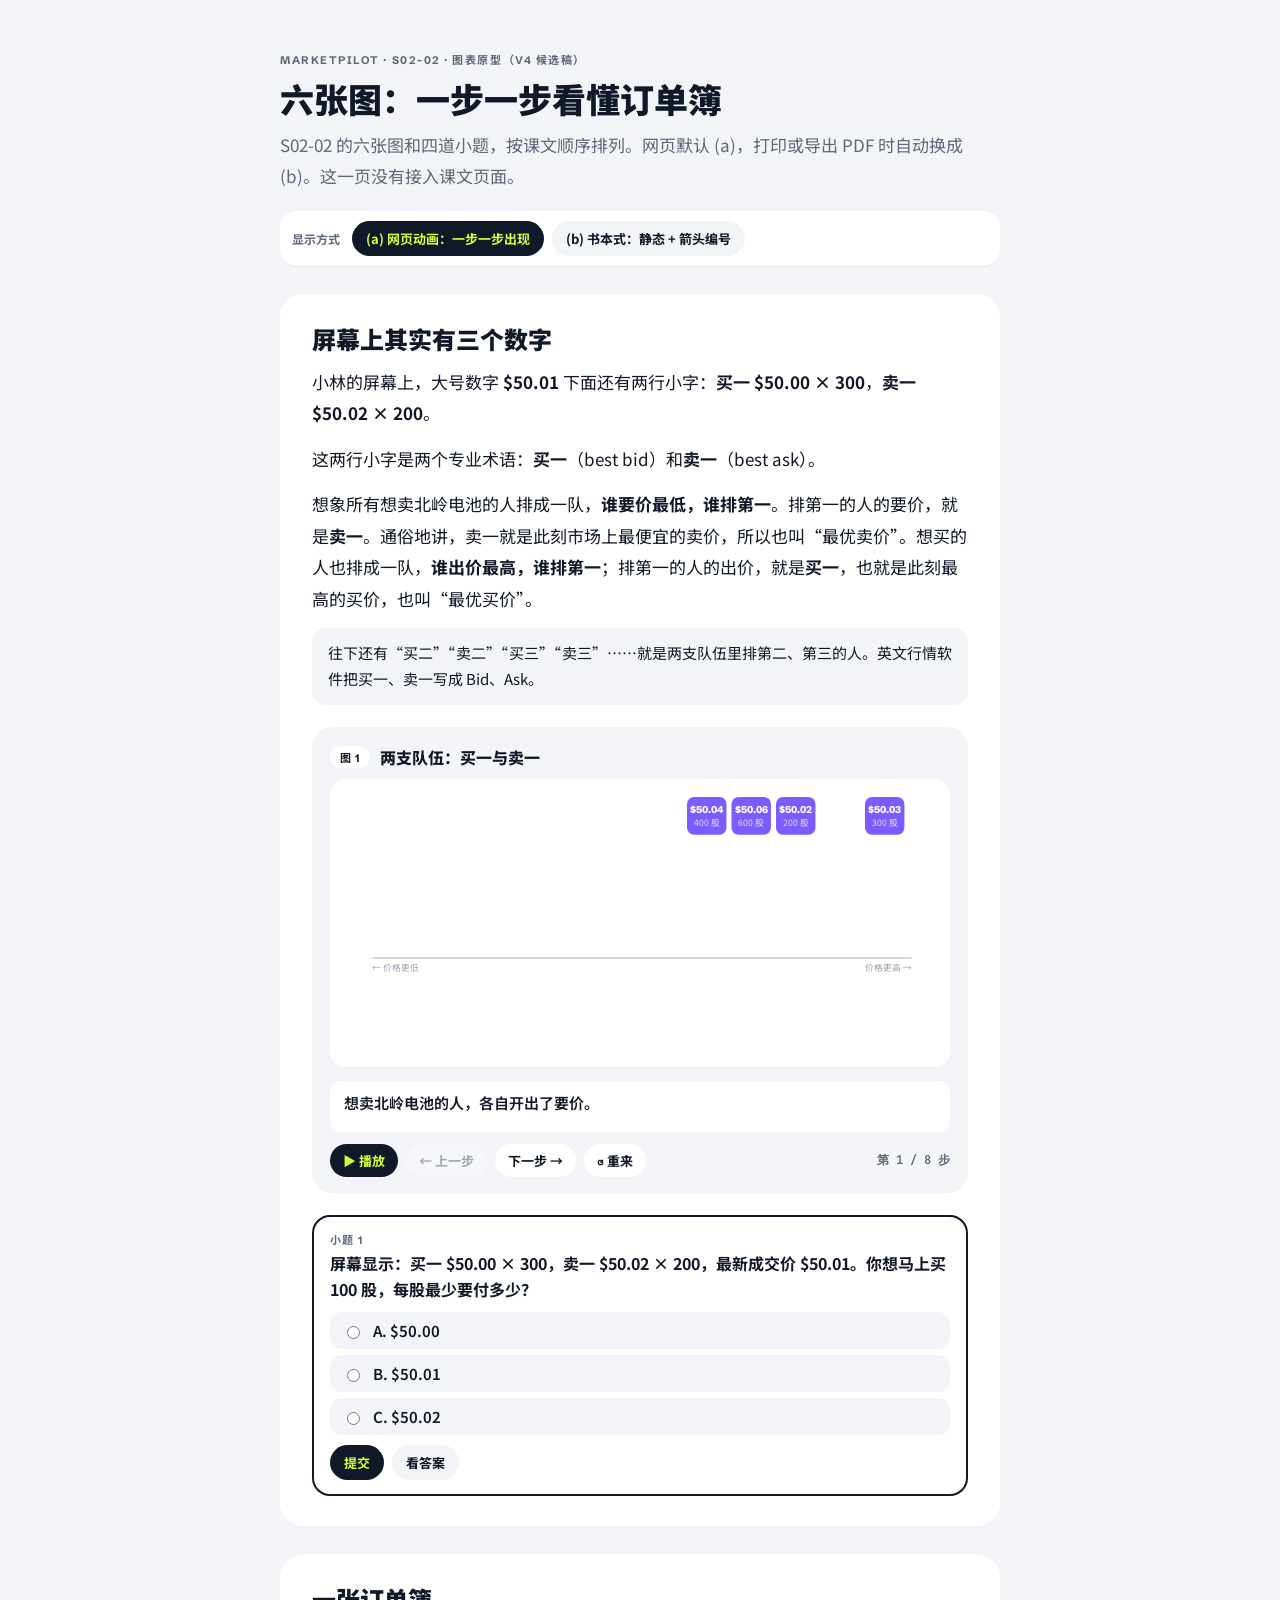
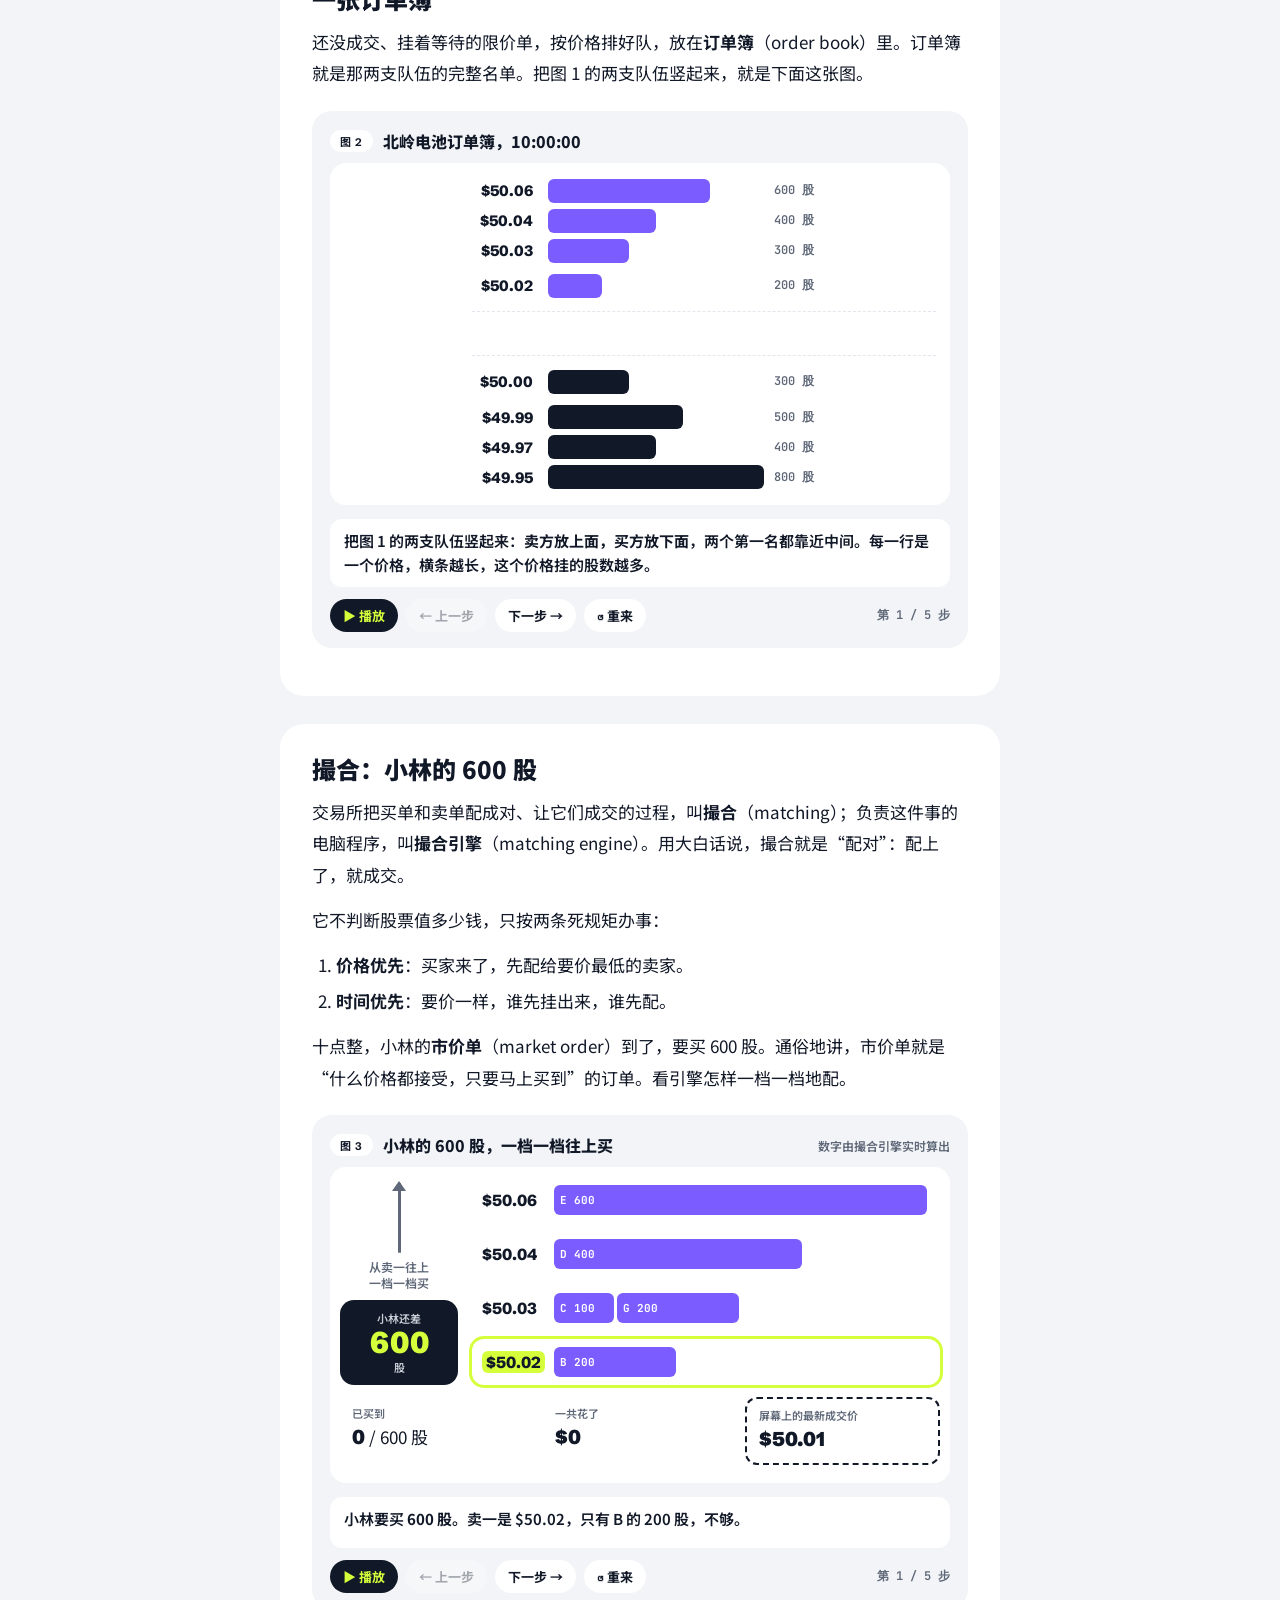
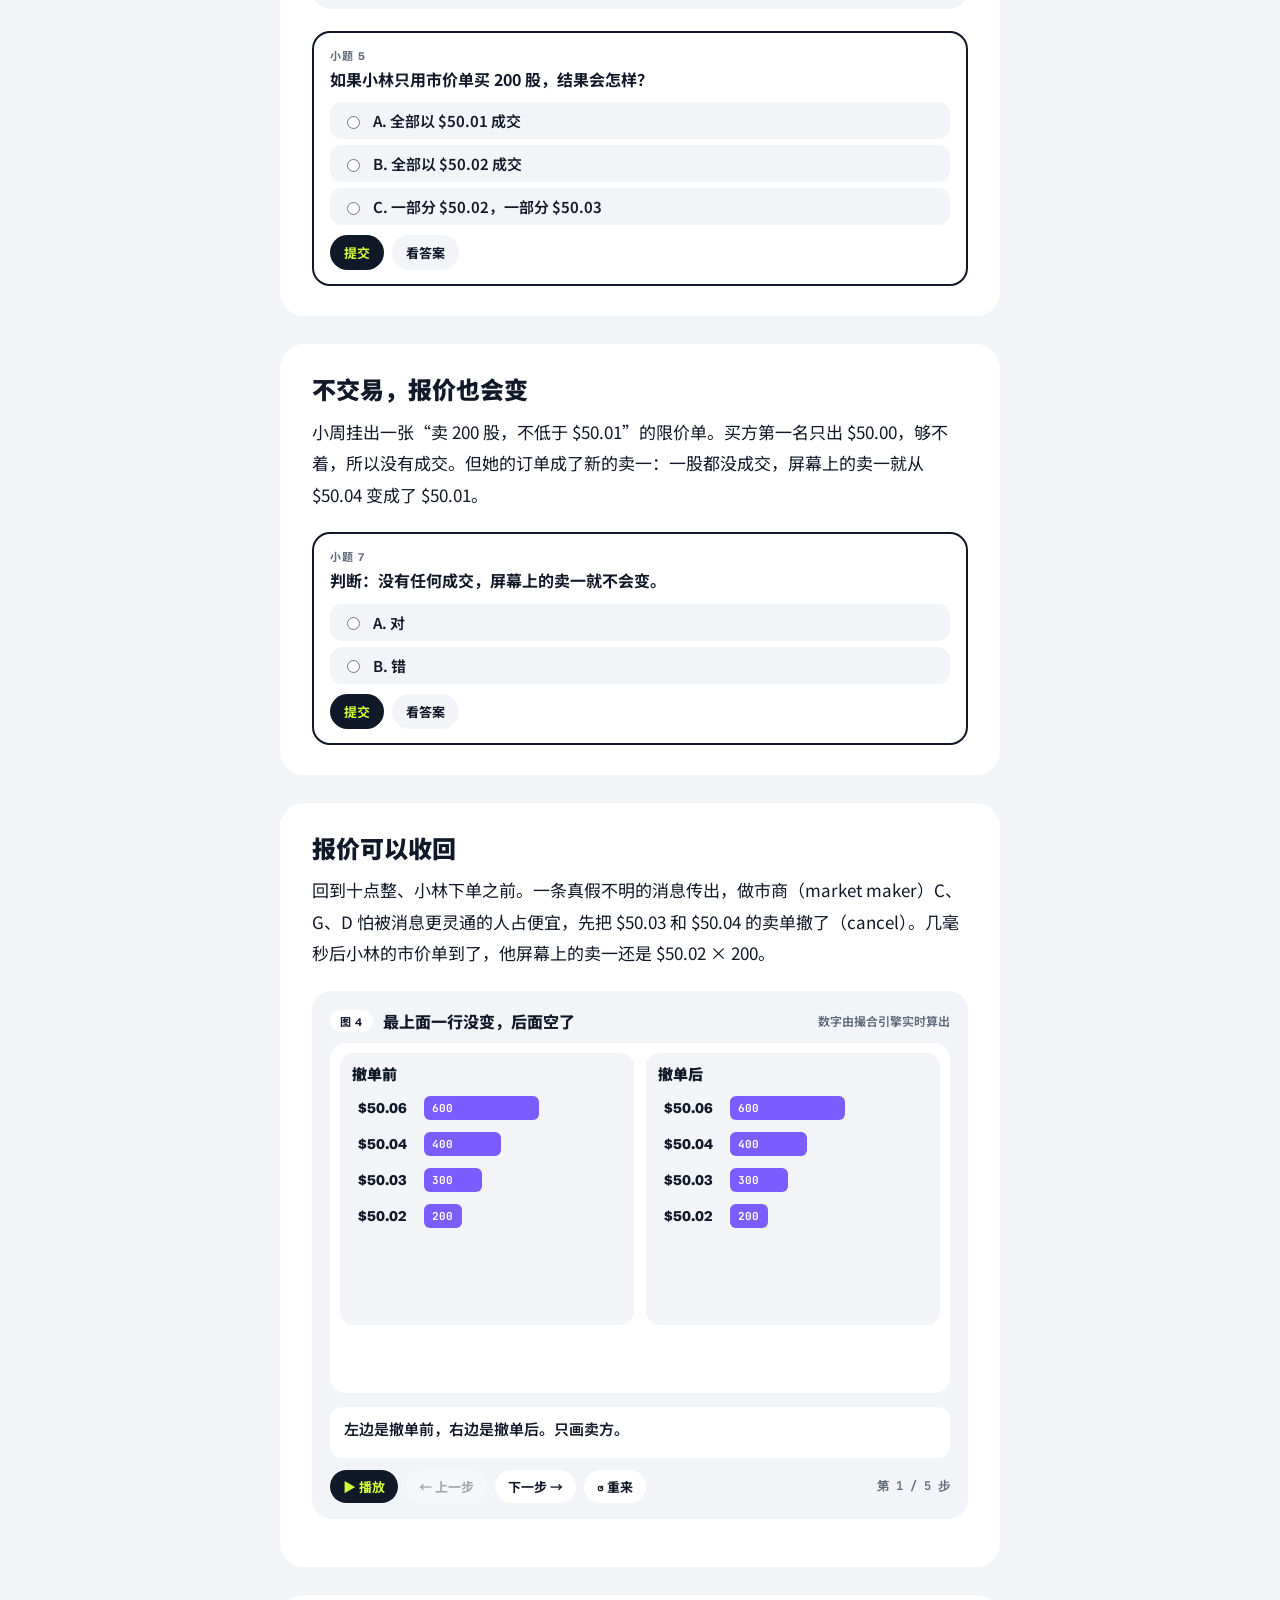
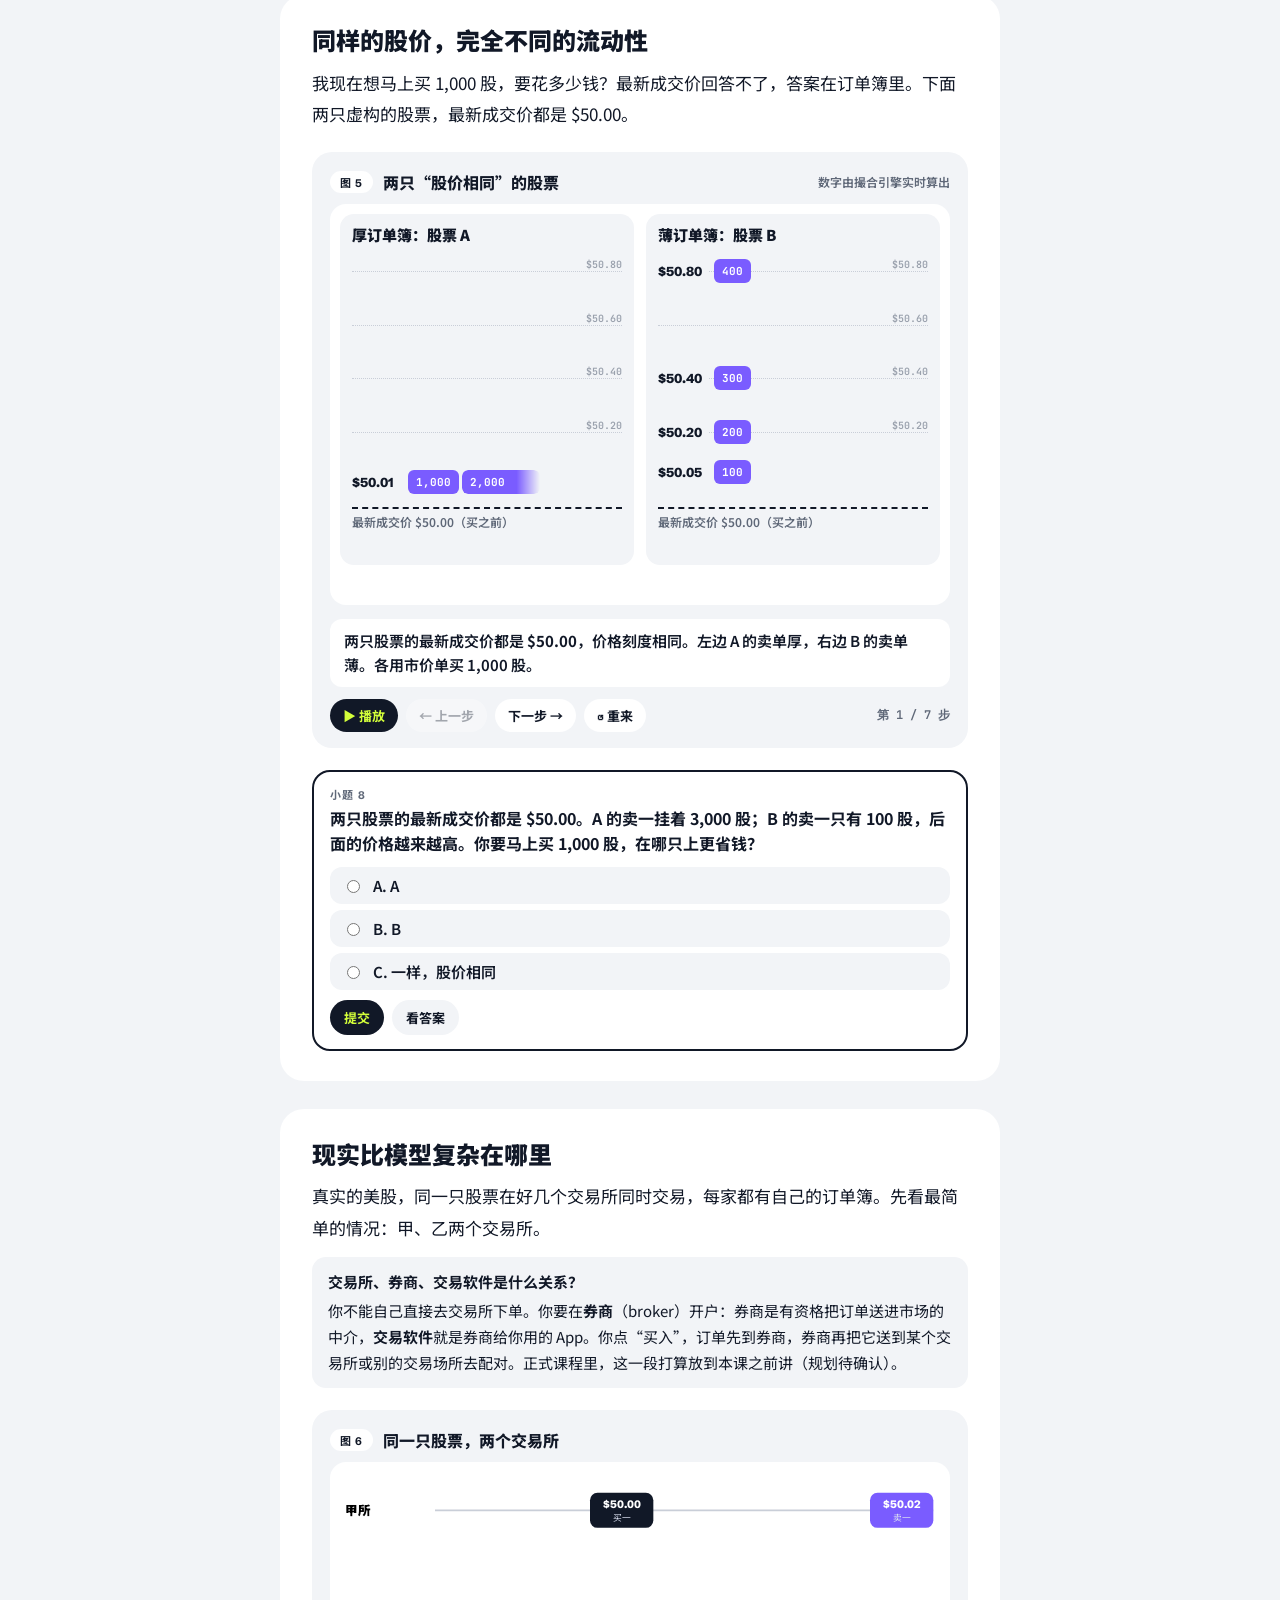
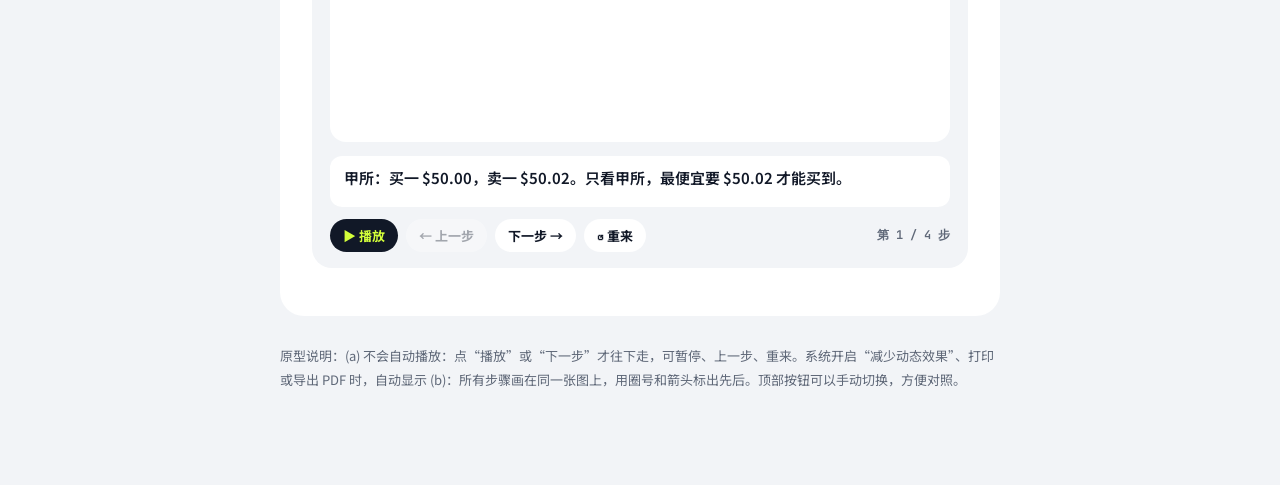
<file: lessons/S02-02/proto-v4/index.html>
<!doctype html>
<html lang="zh-CN">
<head>
<meta charset="utf-8">
<meta name="viewport" content="width=device-width, initial-scale=1">
<meta name="robots" content="noindex">
<title>图表原型 · S02-02 v4</title>
<link rel="icon" href="data:image/svg+xml,%3Csvg xmlns='http://www.w3.org/2000/svg' viewBox='0 0 32 32'%3E%3Ccircle cx='16' cy='16' r='11' fill='%23D4FF3A' stroke='%23111827' stroke-width='6'/%3E%3C/svg%3E">
<link rel="preconnect" href="https://fonts.googleapis.com">
<link href="https://fonts.googleapis.com/css2?family=Noto+Sans+SC:wght@400;600;700;900&family=Schibsted+Grotesk:wght@600;800;900&family=JetBrains+Mono:wght@500;600&display=swap" rel="stylesheet">
<link rel="stylesheet" href="../../../site/assets/site.css">
<link rel="stylesheet" href="proto.css">
</head>
<body>
<main class="pw">
  <p class="lab">MarketPilot · S02-02 · 图表原型（v4 候选稿）</p>
  <h1>六张图：一步一步看懂订单簿</h1>
  <p class="lead">S02-02 的六张图和四道小题，按课文顺序排列。网页默认 (a)，打印或导出 PDF 时自动换成 (b)。这一页没有接入课文页面。</p>

  <div class="modebar" role="group" aria-label="图表显示方式">
    <span>显示方式</span>
    <button type="button" data-mode="anim" aria-pressed="true">(a) 网页动画：一步一步出现</button>
    <button type="button" data-mode="static" aria-pressed="false">(b) 书本式：静态 + 箭头编号</button>
  </div>

  <section class="ex">
    <h2>屏幕上其实有三个数字</h2>
    <p>小林的屏幕上，大号数字 <b>$50.01</b> 下面还有两行小字：<b>买一 $50.00 × 300</b>，<b>卖一 $50.02 × 200</b>。</p>
    <p>这两行小字是两个专业术语：<b>买一</b>（best bid）和<b>卖一</b>（best ask）。</p>
    <p>想象所有想卖北岭电池的人排成一队，<b>谁要价最低，谁排第一</b>。排第一的人的要价，就是<b>卖一</b>。通俗地讲，卖一就是此刻市场上最便宜的卖价，所以也叫“最优卖价”。想买的人也排成一队，<b>谁出价最高，谁排第一</b>；排第一的人的出价，就是<b>买一</b>，也就是此刻最高的买价，也叫“最优买价”。</p>
    <p class="aside">往下还有“买二”“卖二”“买三”“卖三”……就是两支队伍里排第二、第三的人。英文行情软件把买一、卖一写成 Bid、Ask。</p>

    <figure class="pf" id="pf1" data-fig="queues" aria-labelledby="pf1-t">
      <figcaption class="pf-hd"><span class="flab">图 1</span><span id="pf1-t">两支队伍：买一与卖一</span></figcaption>
      <div class="pf-stage"></div>
      <div class="pf-ctrl"></div>
      <ol class="pf-steps"></ol>
    </figure>

    <div class="quiz" data-q="q1"></div>
  </section>

  <section class="ex">
    <h2>一张订单簿</h2>
    <p>还没成交、挂着等待的限价单，按价格排好队，放在<b>订单簿</b>（order book）里。订单簿就是那两支队伍的完整名单。把图 1 的两支队伍竖起来，就是下面这张图。</p>

    <figure class="pf" id="pf2" data-fig="book" aria-labelledby="pf2-t">
      <figcaption class="pf-hd"><span class="flab">图 2</span><span id="pf2-t">北岭电池订单簿，10:00:00</span></figcaption>
      <div class="pf-stage"></div>
      <div class="pf-ctrl"></div>
      <ol class="pf-steps"></ol>
    </figure>
  </section>

  <section class="ex">
    <h2>撮合：小林的 600 股</h2>
    <p>交易所把买单和卖单配成对、让它们成交的过程，叫<b>撮合</b>（matching）；负责这件事的电脑程序，叫<b>撮合引擎</b>（matching engine）。用大白话说，撮合就是“配对”：配上了，就成交。</p>
    <p>它不判断股票值多少钱，只按两条死规矩办事：</p>
    <ol class="rules"><li><b>价格优先</b>：买家来了，先配给要价最低的卖家。</li><li><b>时间优先</b>：要价一样，谁先挂出来，谁先配。</li></ol>
    <p>十点整，小林的<b>市价单</b>（market order）到了，要买 600 股。通俗地讲，市价单就是“什么价格都接受，只要马上买到”的订单。看引擎怎样一档一档地配。</p>

    <figure class="pf" id="pf3" data-fig="climb" aria-labelledby="pf3-t">
      <figcaption class="pf-hd"><span class="flab">图 3</span><span id="pf3-t">小林的 600 股，一档一档往上买</span><span class="pf-src">数字由撮合引擎实时算出</span></figcaption>
      <div class="pf-stage"></div>
      <div class="pf-ctrl"></div>
      <ol class="pf-steps"></ol>
    </figure>

    <div class="quiz" data-q="q5"></div>
  </section>

  <section class="ex">
    <h2>不交易，报价也会变</h2>
    <p>小周挂出一张“卖 200 股，不低于 $50.01”的限价单。买方第一名只出 $50.00，够不着，所以没有成交。但她的订单成了新的卖一：一股都没成交，屏幕上的卖一就从 $50.04 变成了 $50.01。</p>
    <div class="quiz" data-q="q7"></div>
  </section>

  <section class="ex">
    <h2>报价可以收回</h2>
    <p>回到十点整、小林下单之前。一条真假不明的消息传出，做市商（market maker）C、G、D 怕被消息更灵通的人占便宜，先把 $50.03 和 $50.04 的卖单撤了（cancel）。几毫秒后小林的市价单到了，他屏幕上的卖一还是 $50.02 × 200。</p>

    <figure class="pf" id="pf4" data-fig="cancel" aria-labelledby="pf4-t">
      <figcaption class="pf-hd"><span class="flab">图 4</span><span id="pf4-t">最上面一行没变，后面空了</span><span class="pf-src">数字由撮合引擎实时算出</span></figcaption>
      <div class="pf-stage"></div>
      <div class="pf-ctrl"></div>
      <ol class="pf-steps"></ol>
    </figure>
  </section>

  <section class="ex">
    <h2>同样的股价，完全不同的流动性</h2>
    <p>我现在想马上买 1,000 股，要花多少钱？最新成交价回答不了，答案在订单簿里。下面两只虚构的股票，最新成交价都是 $50.00。</p>

    <figure class="pf" id="pf5" data-fig="thick" aria-labelledby="pf5-t">
      <figcaption class="pf-hd"><span class="flab">图 5</span><span id="pf5-t">两只“股价相同”的股票</span><span class="pf-src">数字由撮合引擎实时算出</span></figcaption>
      <div class="pf-stage"></div>
      <div class="pf-ctrl"></div>
      <ol class="pf-steps"></ol>
    </figure>

    <div class="quiz" data-q="q8"></div>
  </section>

  <section class="ex">
    <h2>现实比模型复杂在哪里</h2>
    <p>真实的美股，同一只股票在好几个交易所同时交易，每家都有自己的订单簿。先看最简单的情况：甲、乙两个交易所。</p>
    <p class="aside"><b>交易所、券商、交易软件是什么关系？</b>你不能自己直接去交易所下单。你要在<b>券商</b>（broker）开户：券商是有资格把订单送进市场的中介，<b>交易软件</b>就是券商给你用的 App。你点“买入”，订单先到券商，券商再把它送到某个交易所或别的交易场所去配对。正式课程里，这一段打算放到本课之前讲（规划待确认）。</p>

    <figure class="pf" id="pf6" data-fig="venues" aria-labelledby="pf6-t">
      <figcaption class="pf-hd"><span class="flab">图 6</span><span id="pf6-t">同一只股票，两个交易所</span></figcaption>
      <div class="pf-stage"></div>
      <div class="pf-ctrl"></div>
      <ol class="pf-steps"></ol>
    </figure>
  </section>

  <p class="foot">原型说明：(a) 不会自动播放：点“播放”或“下一步”才往下走，可暂停、上一步、重来。系统开启“减少动态效果”、打印或导出 PDF 时，自动显示 (b)：所有步骤画在同一张图上，用圈号和箭头标出先后。顶部按钮可以手动切换，方便对照。</p>
</main>
<script src="../../../site/engine/orderbook.js"></script>
<script src="../../../site/lessons/S02-02/model.js"></script>
<script src="proto.js"></script>
</body>
</html>
</file>
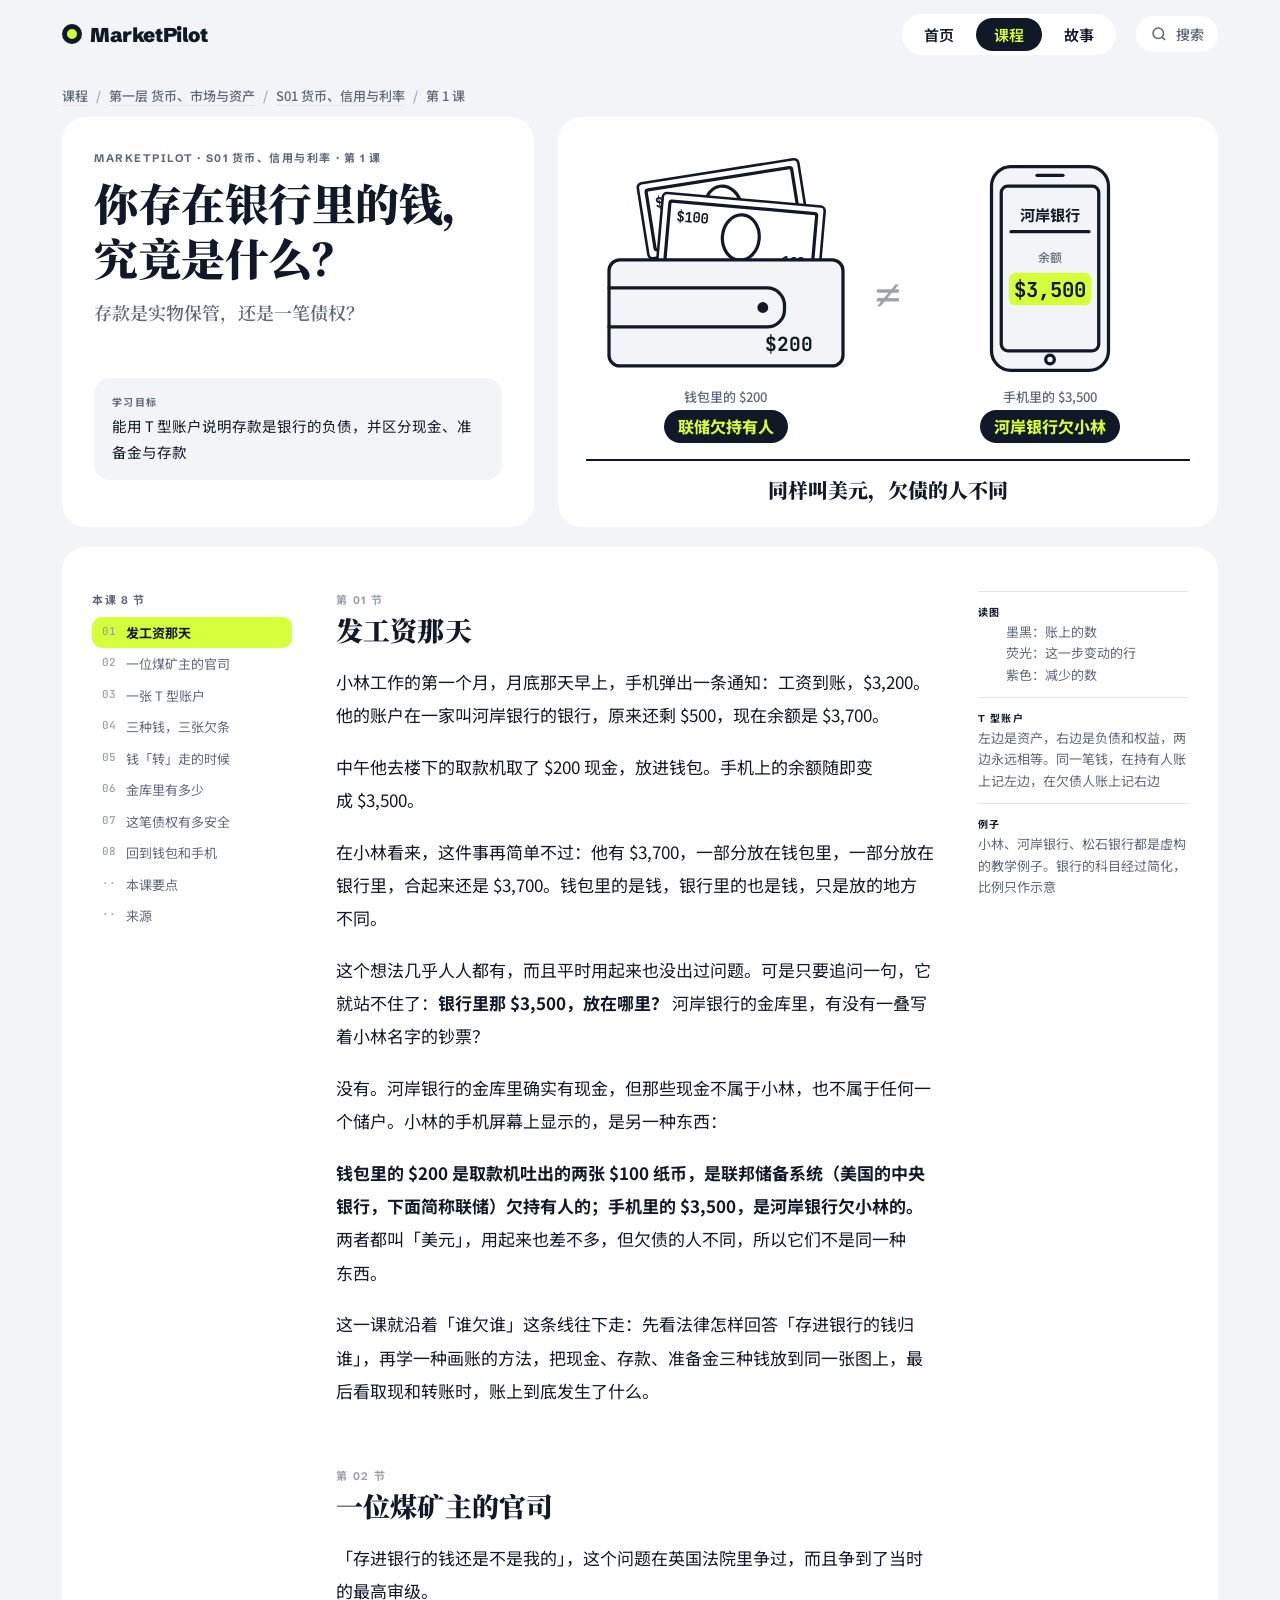
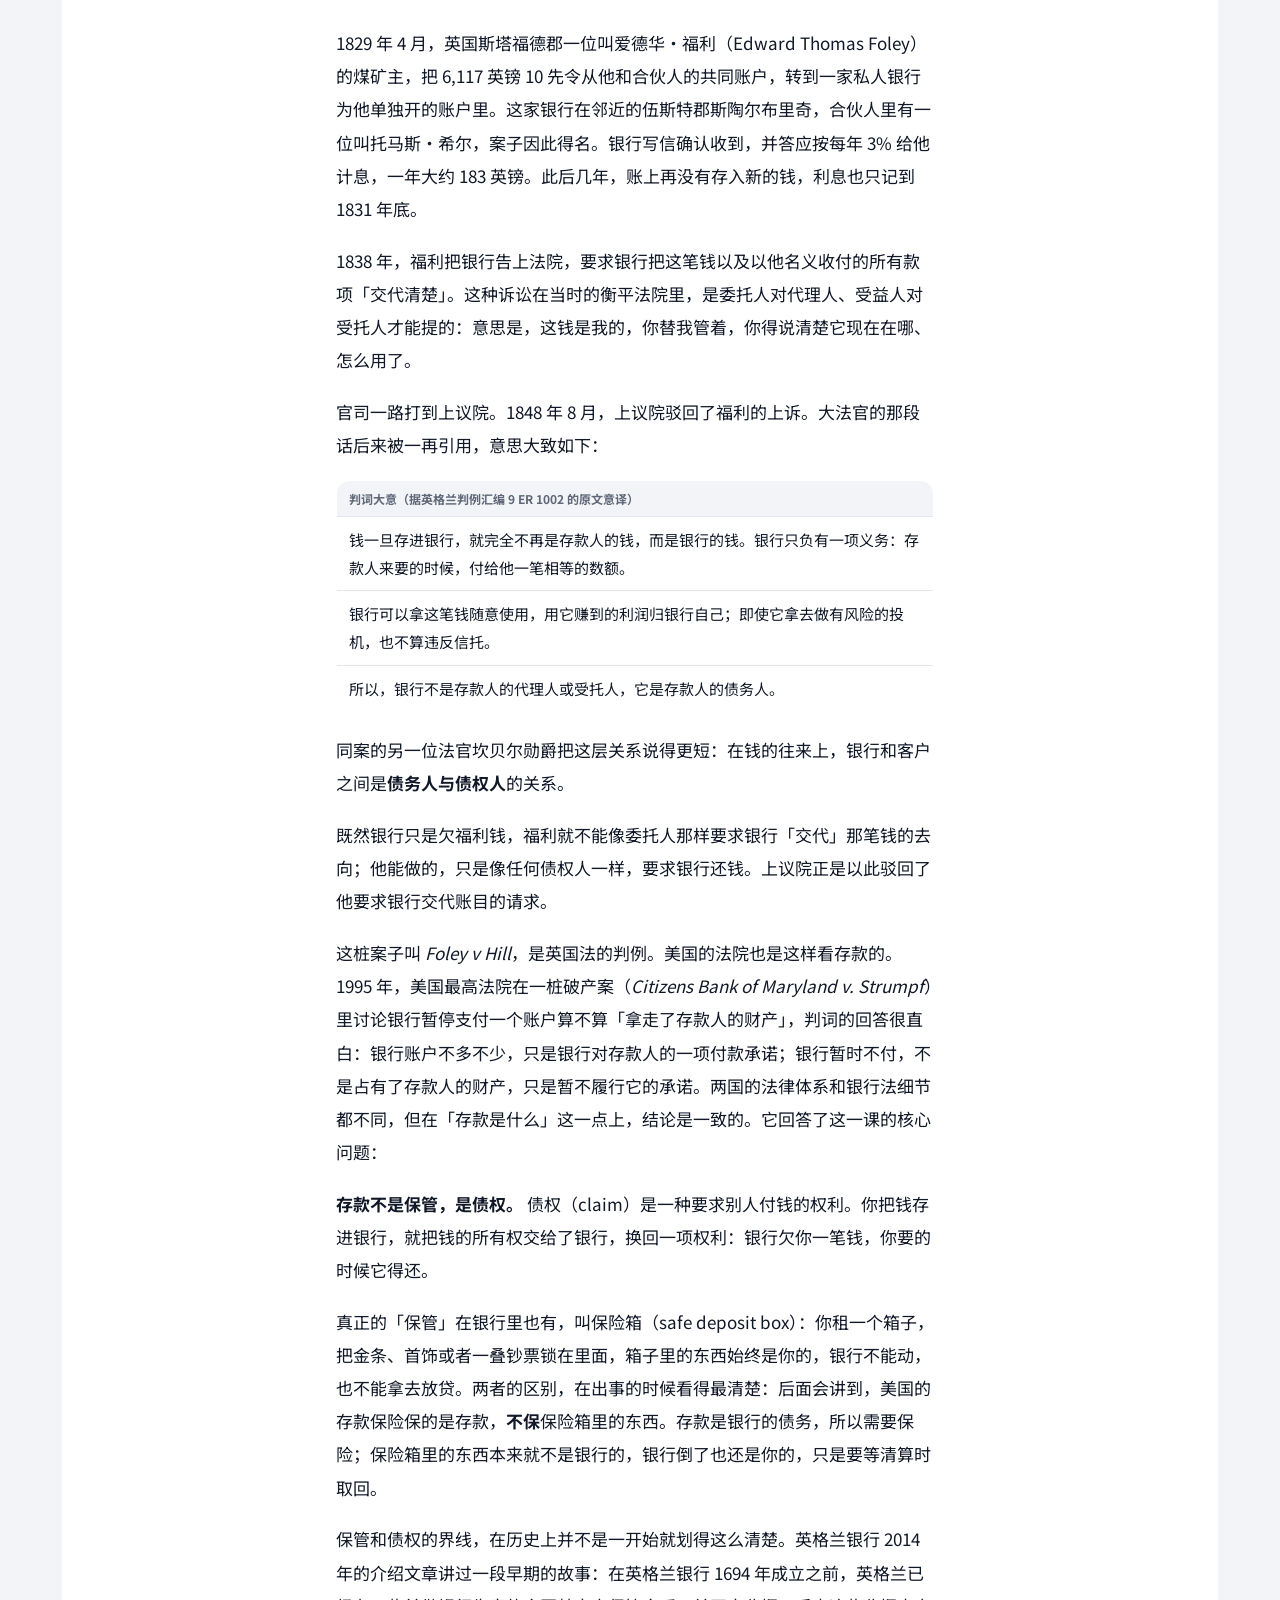
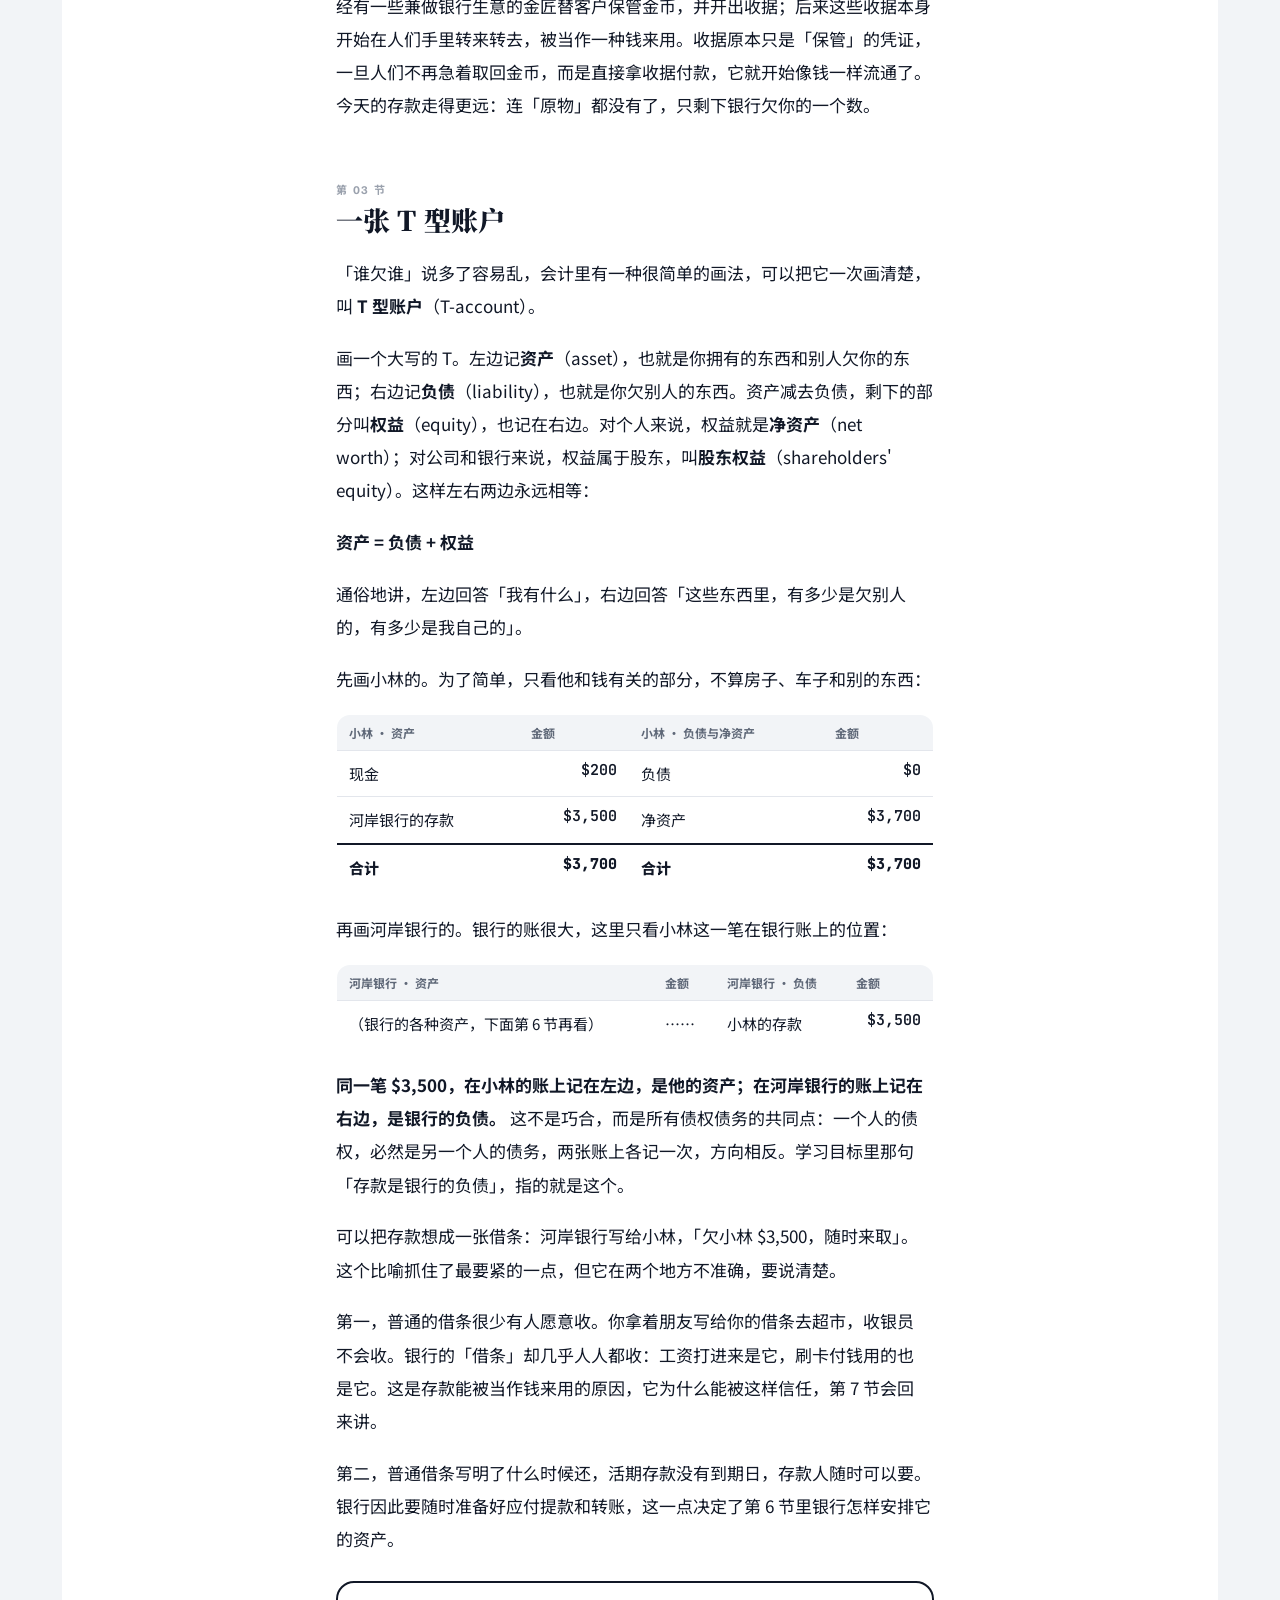
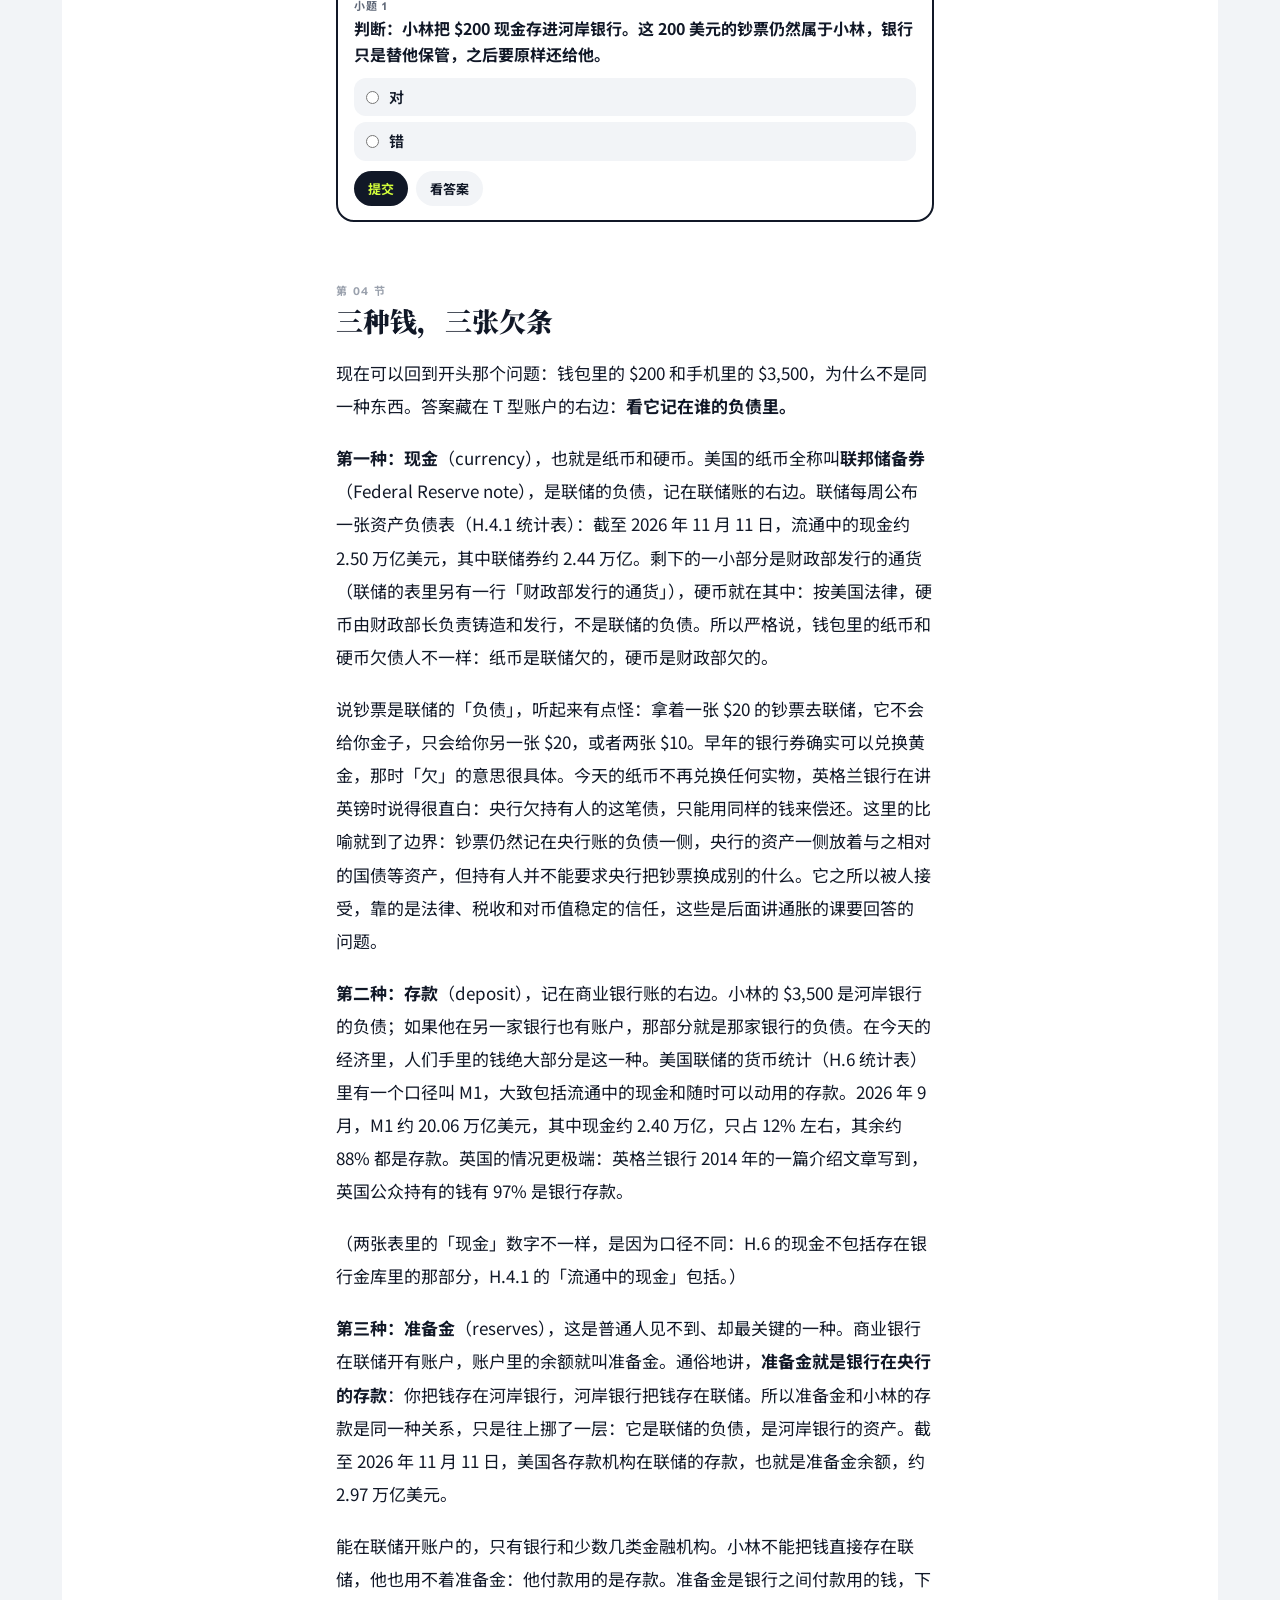
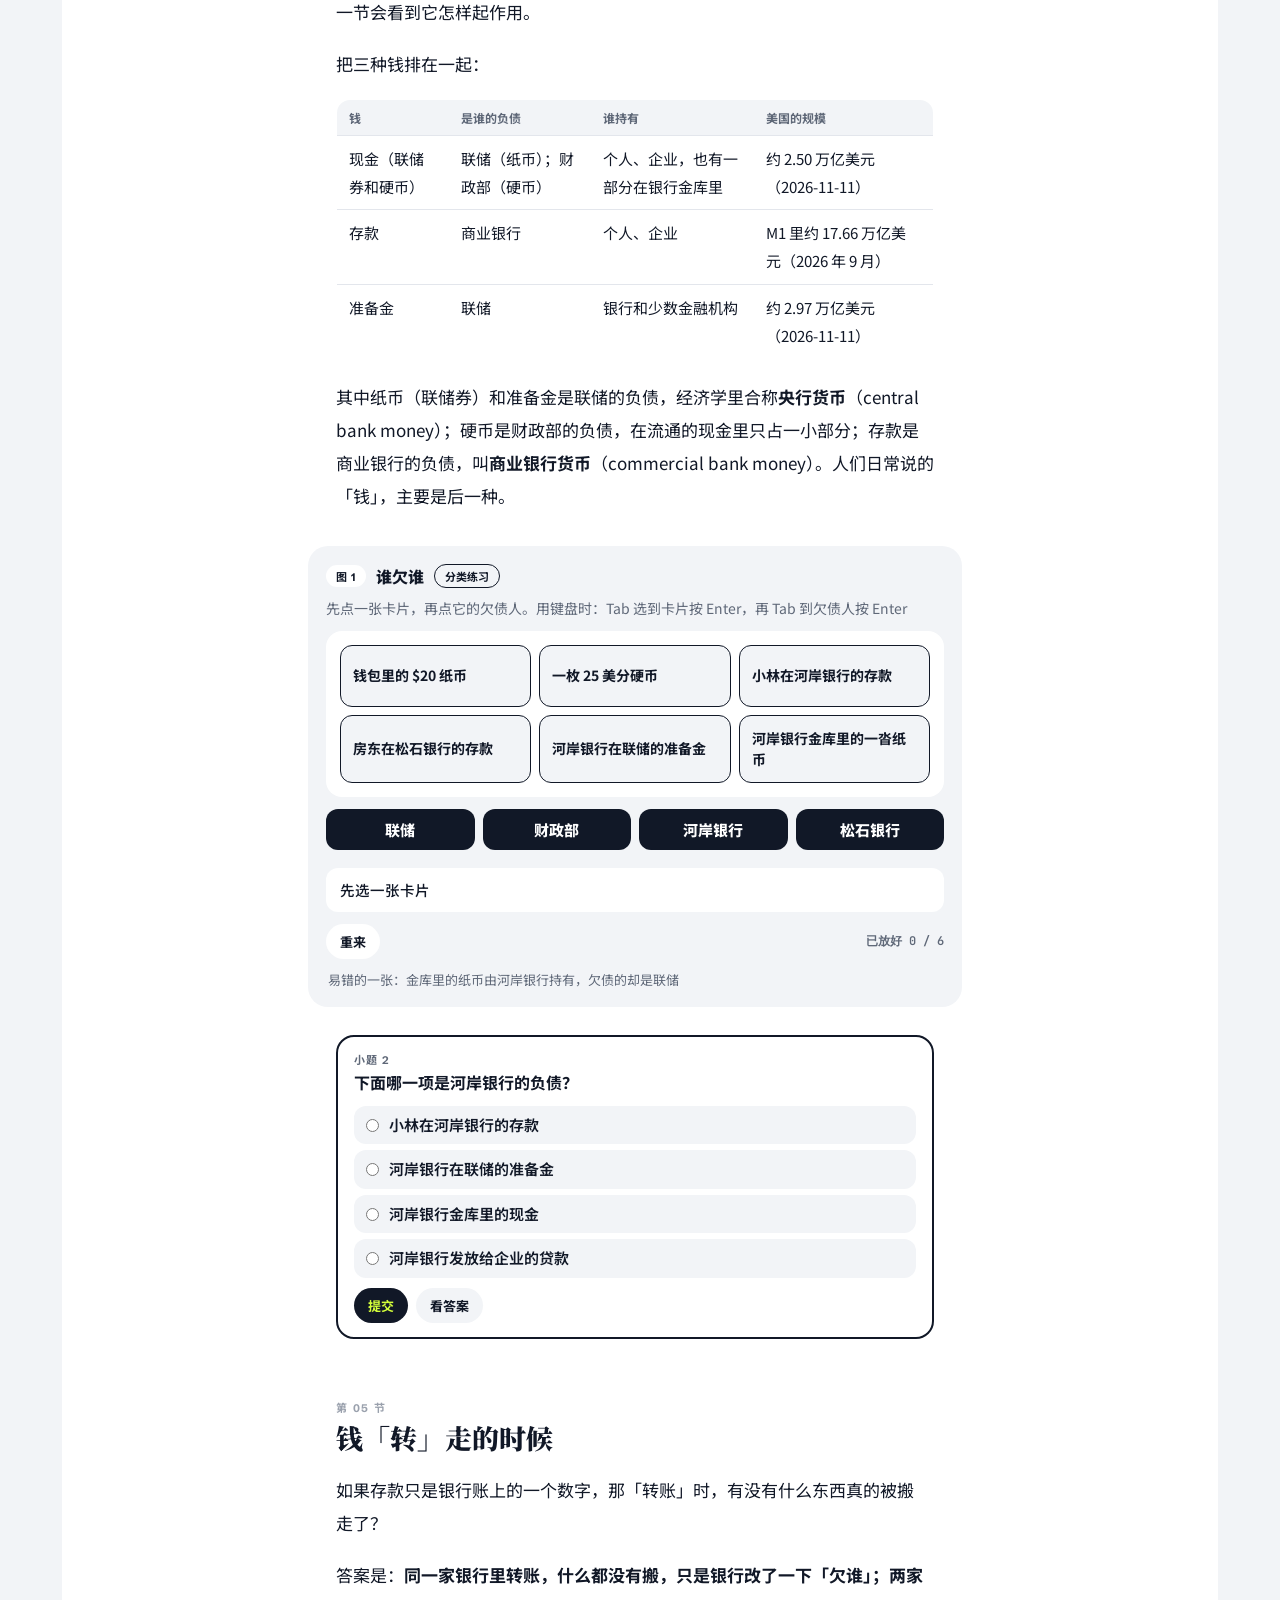
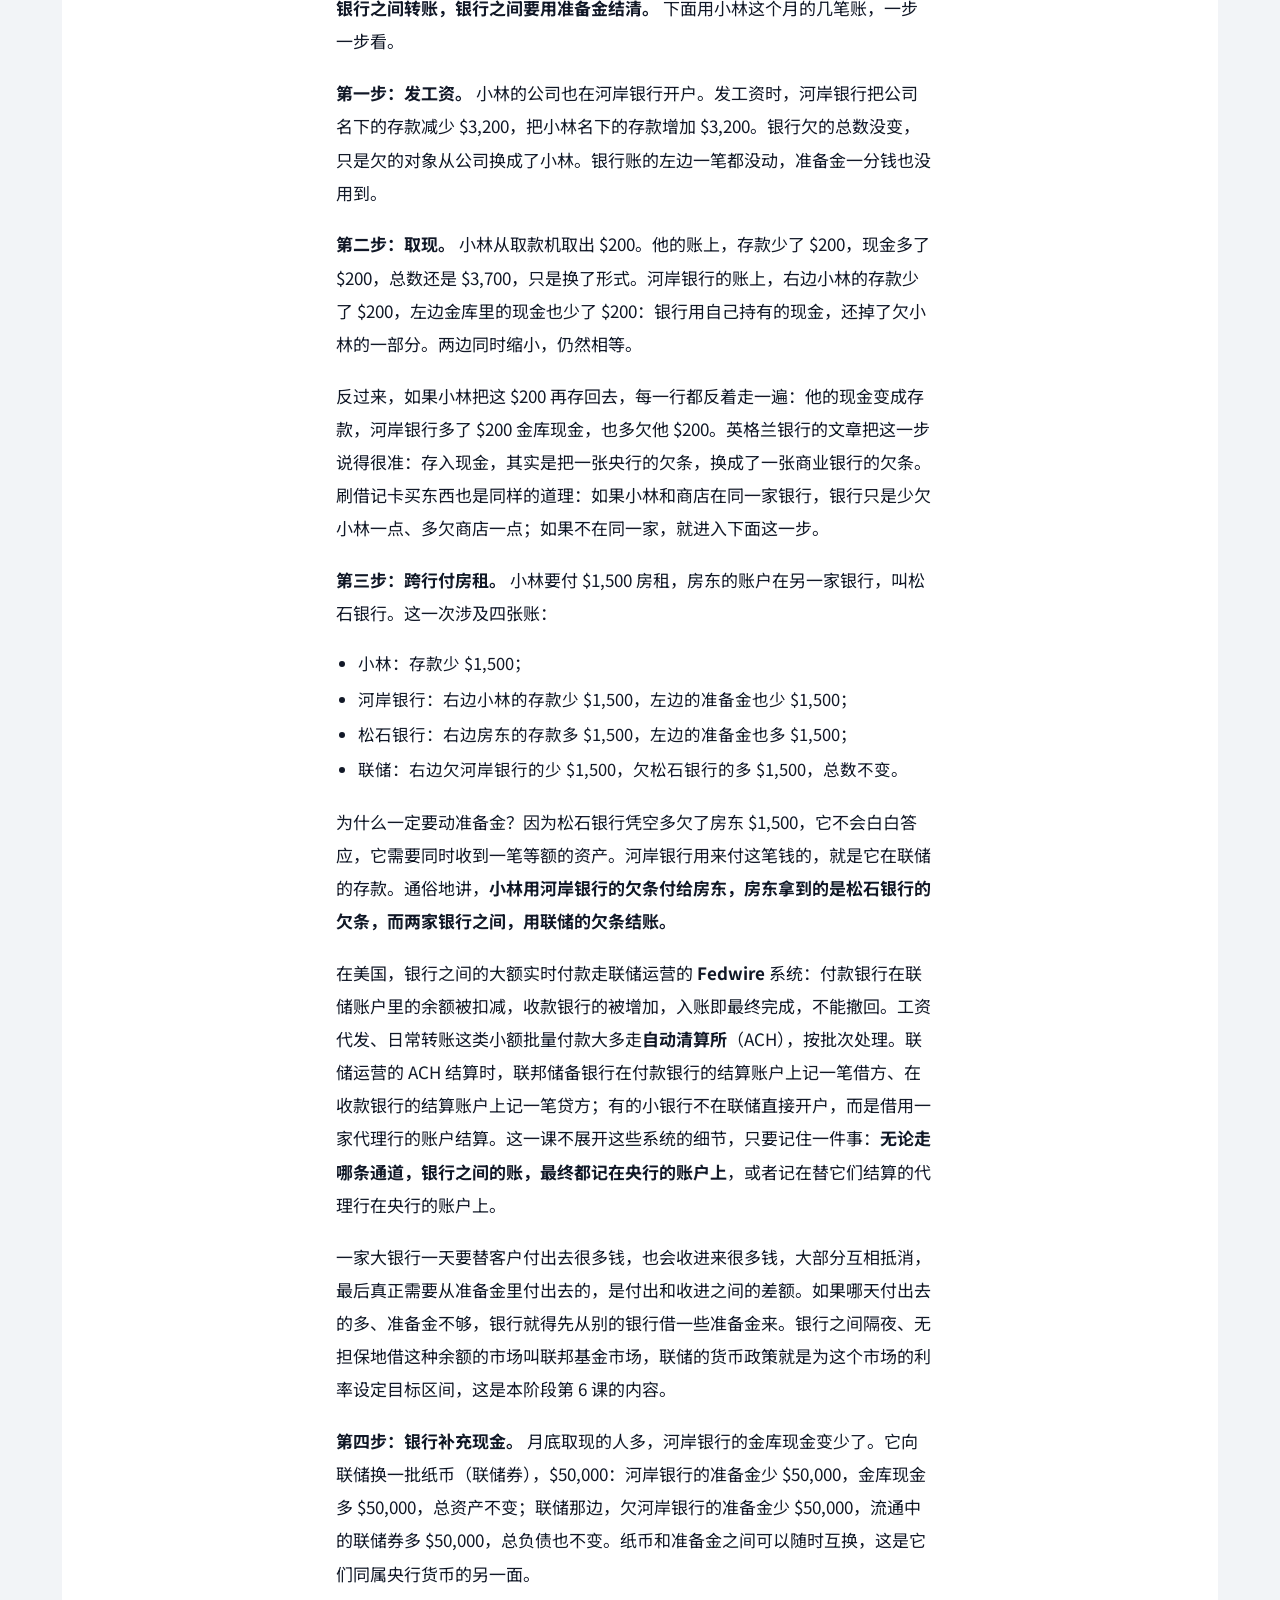
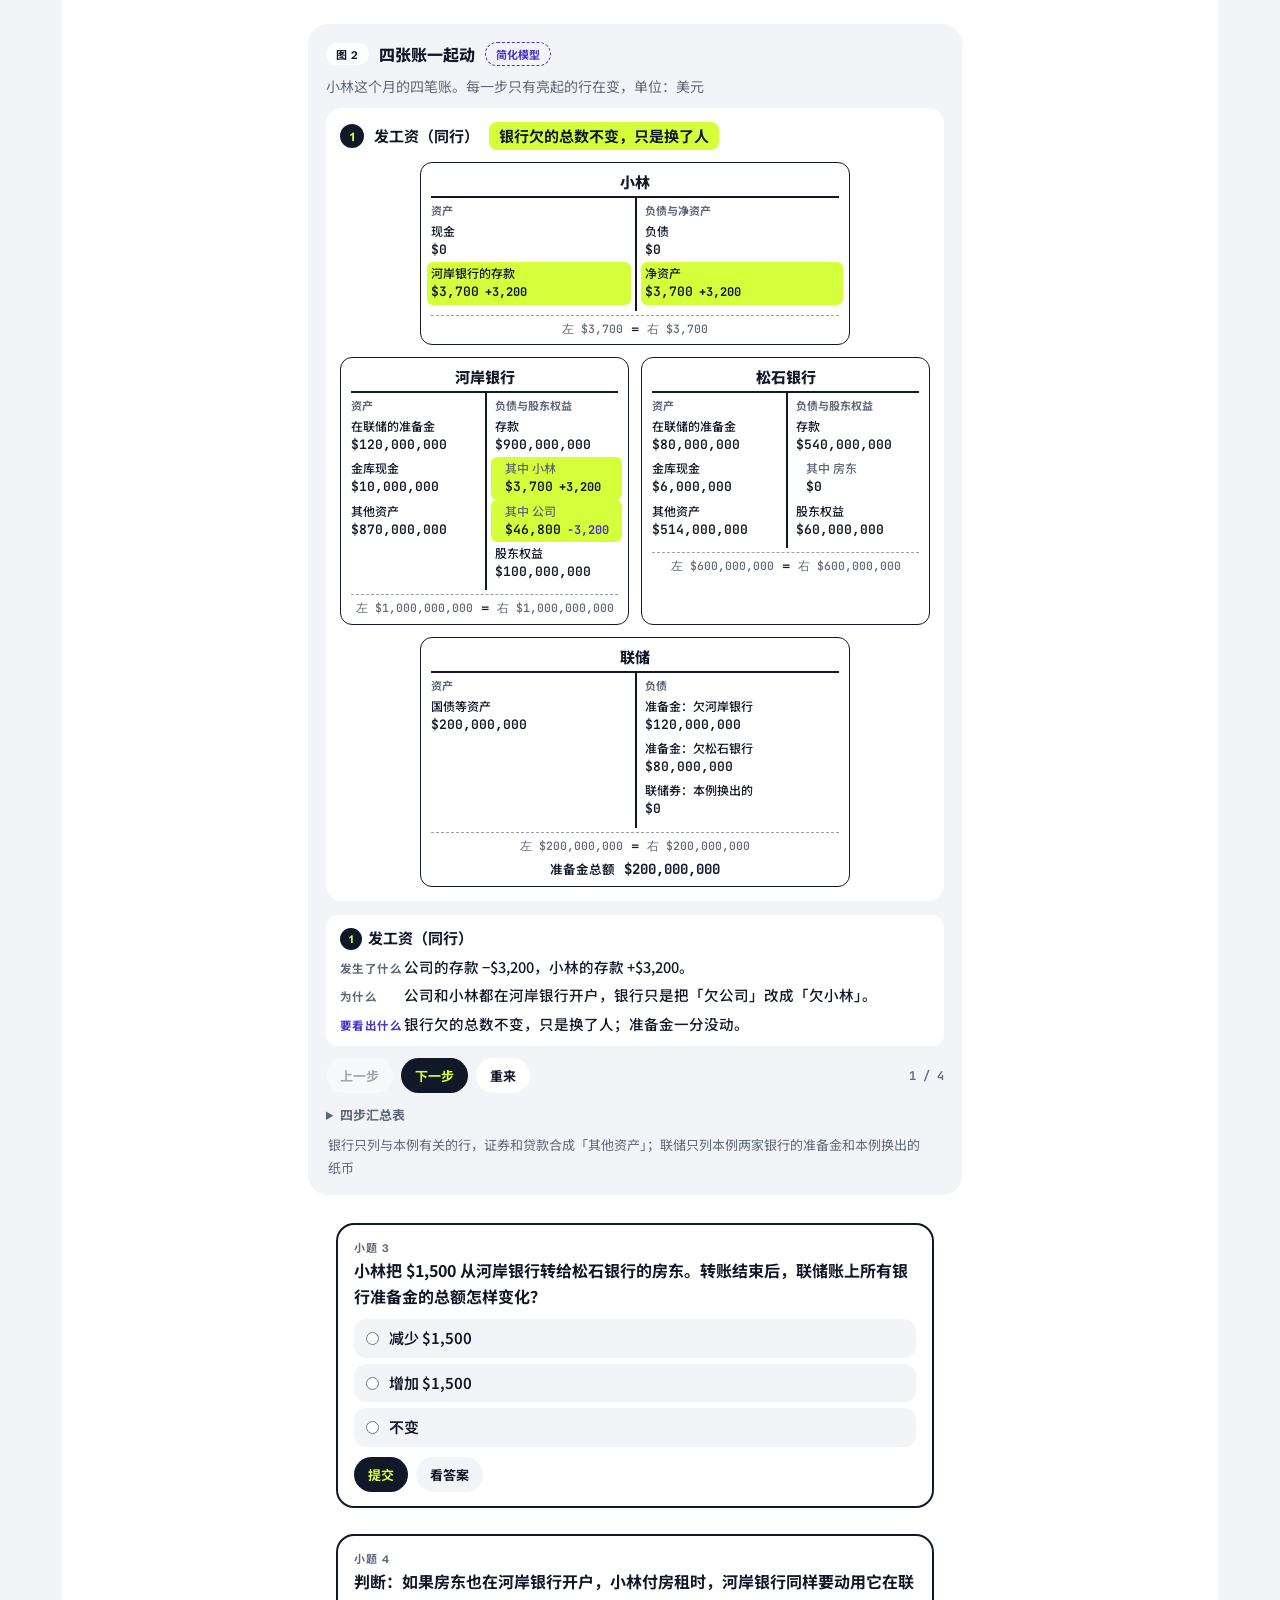
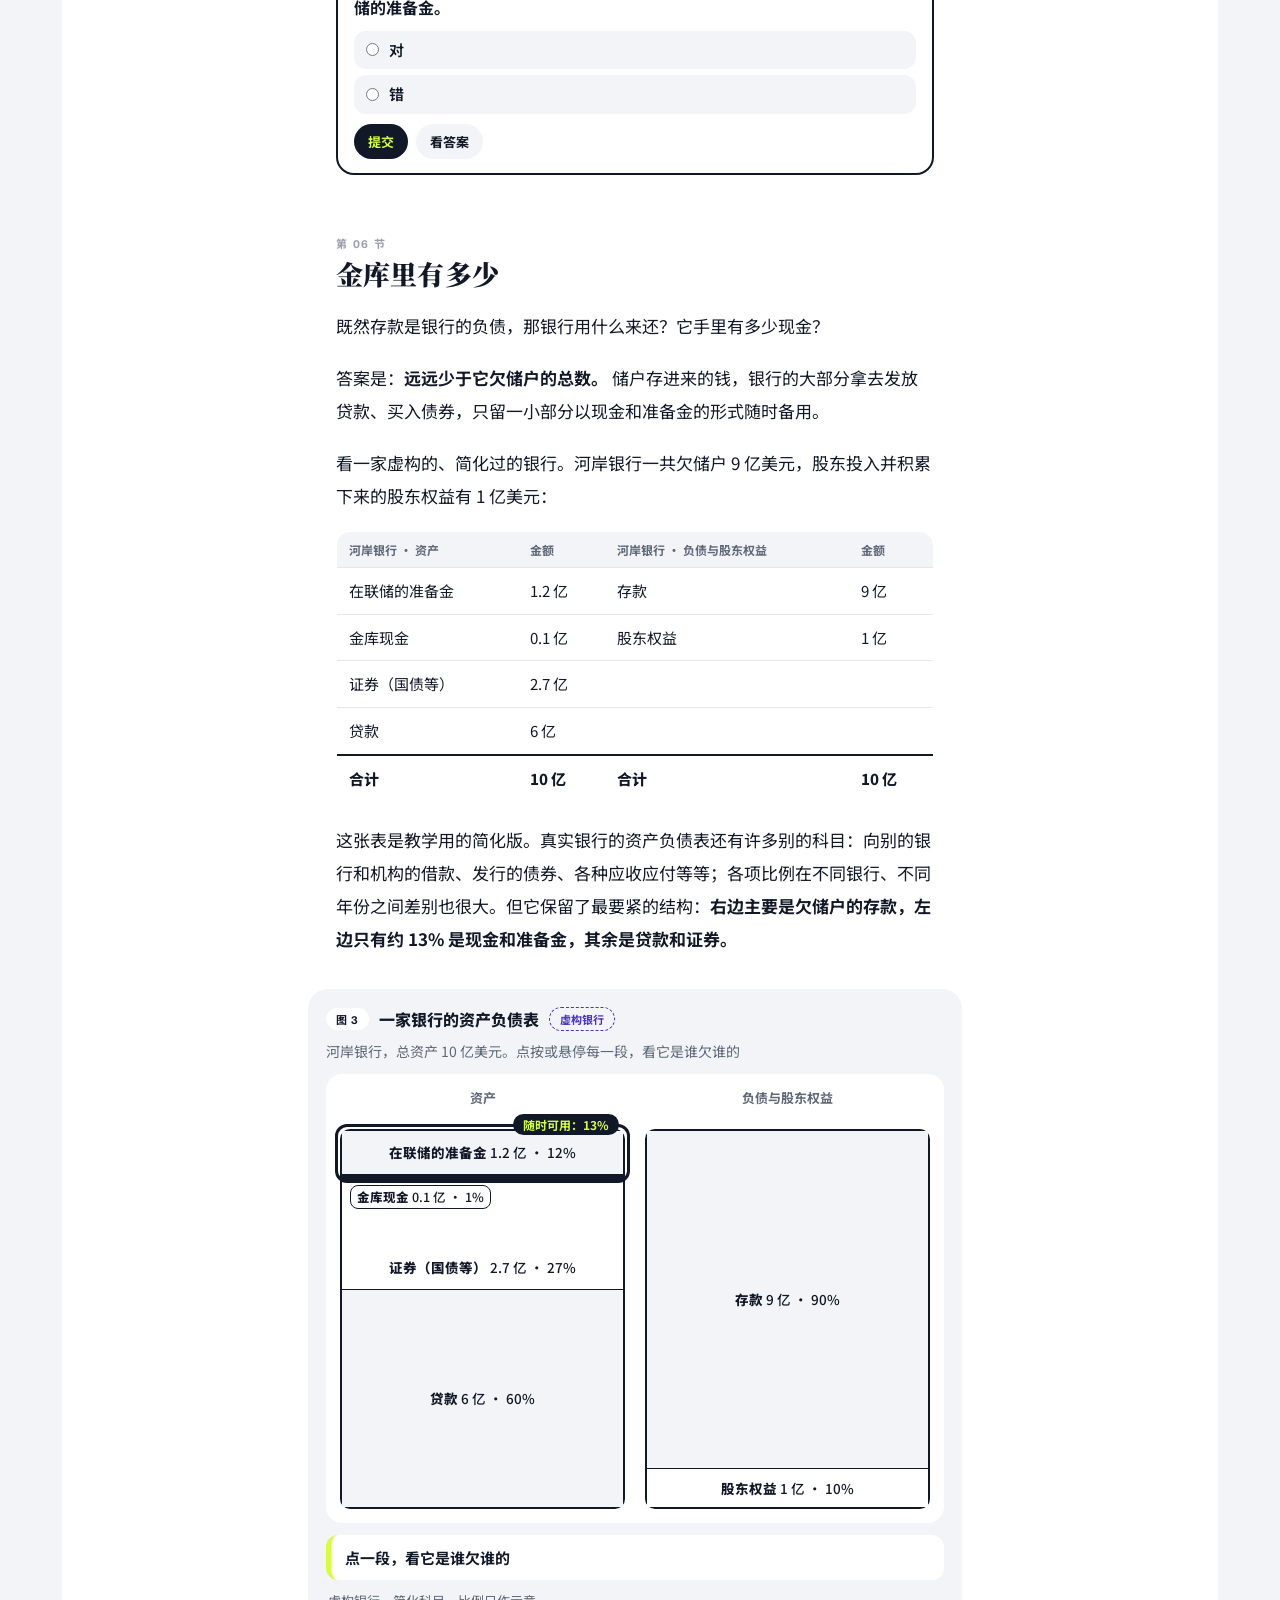
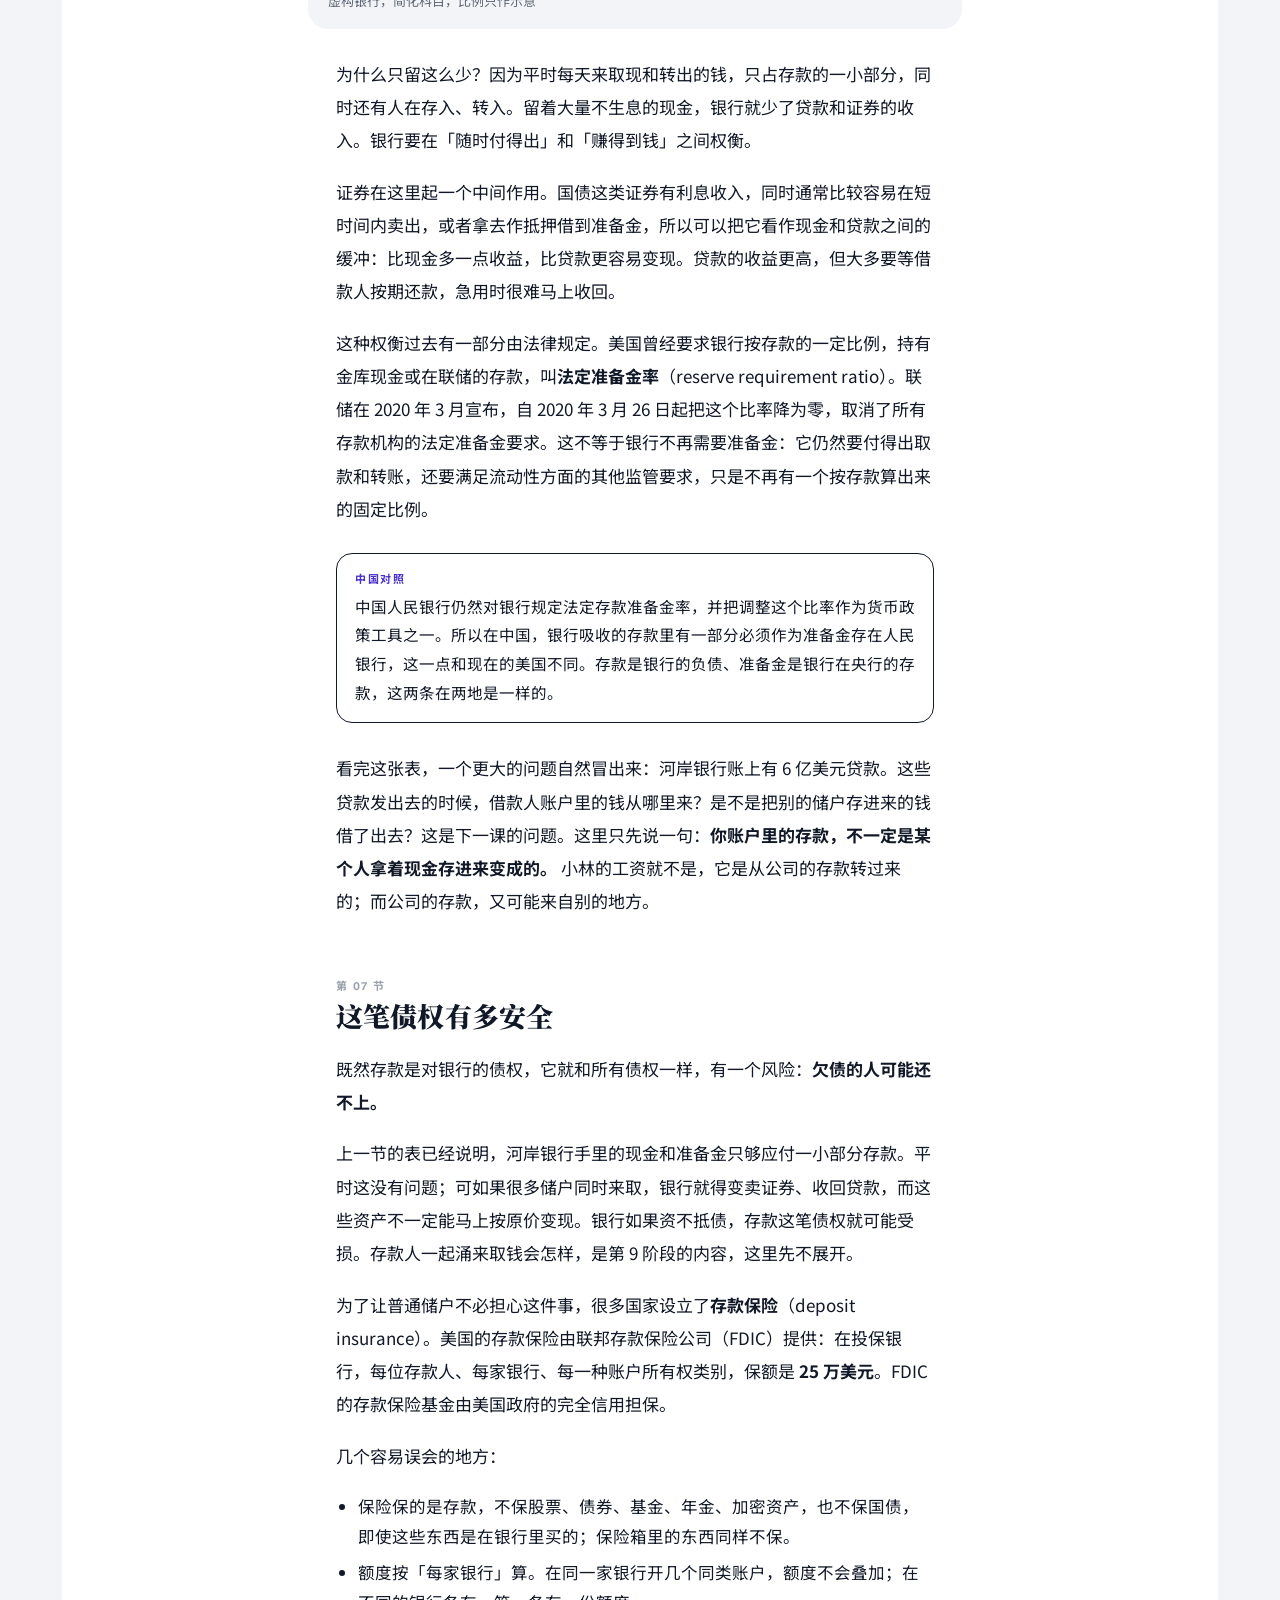
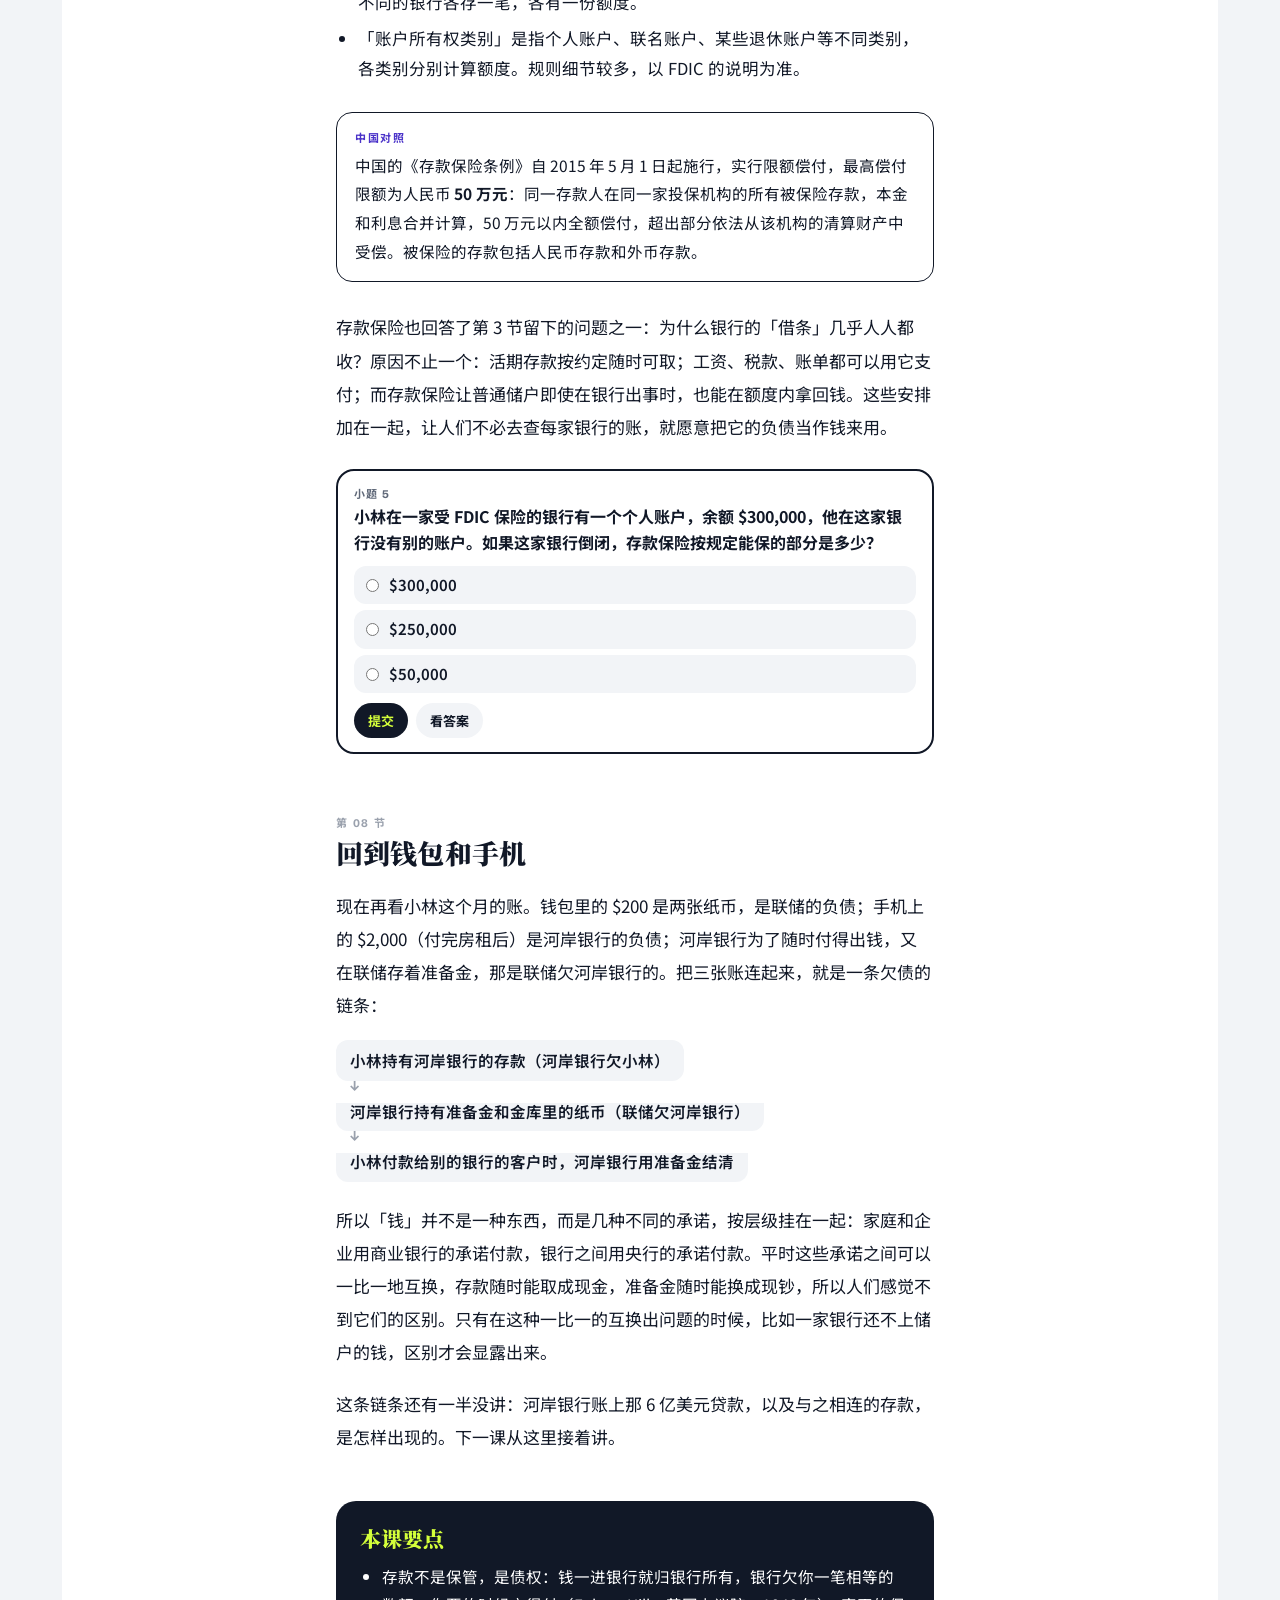
<file: site/lessons/S01-01/index.html>
<!doctype html>
<html lang="zh-CN">
<head>
<meta charset="utf-8">
<meta name="viewport" content="width=device-width, initial-scale=1">
<title>你存在银行里的钱，究竟是什么？ · S01-01 · MarketPilot</title>
<meta name="description" content="MarketPilot S01-01：存进银行的钱归银行所有，存款是银行欠你的一笔债。用 T 型账户看清现金、存款、准备金各是谁的负债，以及取现和转账时账上发生了什么。">
<meta name="robots" content="noindex">
<link rel="preconnect" href="https://fonts.googleapis.com">
<link rel="preconnect" href="https://fonts.gstatic.com" crossorigin>
<link href="https://fonts.googleapis.com/css2?family=Schibsted+Grotesk:wght@400;600;700;900&family=Noto+Sans+SC:wght@400;500;700;900&family=Noto+Serif+SC:wght@600;900&family=JetBrains+Mono:wght@400;500&display=swap" rel="stylesheet">
<link rel="icon" href="data:image/svg+xml,%3Csvg xmlns=%22http://www.w3.org/2000/svg%22 viewBox=%220 0 32 32%22%3E%3Ccircle cx=%2216%22 cy=%2216%22 r=%2212%22 fill=%22%23D4FF3A%22 stroke=%22%23111827%22 stroke-width=%227%22/%3E%3C/svg%3E">
<link rel="stylesheet" href="../../assets/site.css">
<link rel="stylesheet" href="lesson.css">
</head>
<body>
<a class="skip" href="#lesson-body">跳到正文</a>

<header class="top"><div class="w">
  <a class="logo" href="../../"><i></i>MarketPilot</a>
  <nav class="mainnav" aria-label="主导航">
    <a href="../../">首页</a>
    <a href="../../#courses" aria-current="page">课程</a>
    <a href="../../#stories">故事</a>
  </nav>
  <a class="sbtn" href="../../?search=" aria-label="搜索"><svg viewBox="0 0 24 24" fill="none" stroke="currentColor" stroke-width="2" aria-hidden="true"><circle cx="11" cy="11" r="7"/><path d="m20 20-3.5-3.5"/></svg><span>搜索</span></a>
</div>
<div class="rprog" aria-hidden="true"><i id="rprog"></i></div>
</header>

<main class="w" id="main">
  <div class="crumb"><a href="../../#courses">课程</a><span>/</span><a href="../../#layer-1">第一层 货币、市场与资产</a><span>/</span><a href="../../#S01">S01 货币、信用与利率</a><span>/</span>第 1 课</div>

  <section class="lhero" aria-labelledby="lesson-title">
    <div class="card l">
      <div class="lab">MarketPilot · S01 货币、信用与利率 · 第 1 课</div>
      <h1 id="lesson-title">你存在银行里的钱，究竟是什么？</h1>
      <p class="q">存款是实物保管，还是一笔债权？</p>
      <p class="goal"><b>学习目标</b>能用 T 型账户说明存款是银行的负债，并区分现金、准备金与存款</p>
    </div>
    <figure class="h01 card" aria-labelledby="h01-cap">
      <div class="h01-pair">
        <div class="h01-it">
          <svg viewBox="0 -14 240 214" role="img" aria-label="一只钱包，露出两张 $100 纸币，合计 $200">
            <g transform="translate(38 22) rotate(-9)"><rect width="150" height="70" rx="4" class="nt"/><rect x="7" y="7" width="136" height="56" rx="2" stroke="currentColor" fill="none" stroke-width="3" stroke-linejoin="round" stroke-linecap="round" stroke-width="1.6"/><ellipse cx="75" cy="35" rx="17" ry="21" stroke="currentColor" fill="none" stroke-width="3" stroke-linejoin="round" stroke-linecap="round" stroke-width="1.6"/><text x="14" y="25" class="nv">$100</text><text x="136" y="58" class="nv" text-anchor="end">100</text></g><g transform="translate(62 30) rotate(5)"><rect width="150" height="70" rx="4" class="nt"/><rect x="7" y="7" width="136" height="56" rx="2" stroke="currentColor" fill="none" stroke-width="3" stroke-linejoin="round" stroke-linecap="round" stroke-width="1.6"/><ellipse cx="75" cy="35" rx="17" ry="21" stroke="currentColor" fill="none" stroke-width="3" stroke-linejoin="round" stroke-linecap="round" stroke-width="1.6"/><text x="14" y="25" class="nv">$100</text><text x="136" y="58" class="nv" text-anchor="end">100</text></g>
            <path d="M22 92h196a10 10 0 0 1 10 10v78a10 10 0 0 1-10 10H22a10 10 0 0 1-10-10v-78a10 10 0 0 1 10-10z" class="wb"/>
            <path d="M12 118h146a16 16 0 0 1 16 16v4a16 16 0 0 1-16 16H12" stroke="currentColor" fill="none" stroke-width="3" stroke-linejoin="round" stroke-linecap="round"/>
            <circle cx="154" cy="136" r="5" fill="currentColor"/>
            <text x="200" y="176" class="wt" text-anchor="end">$200</text>
          </svg>
          <p class="h01-tag"><span>钱包里的 $200</span><b>联储欠持有人</b></p>
        </div>
        <div class="h01-ne" aria-hidden="true">≠</div>
        <div class="h01-it">
          <svg viewBox="0 -14 240 214" role="img" aria-label="一部手机，屏幕上写着：河岸银行，余额 $3,500">
            <rect x="66" y="6" width="108" height="188" rx="18" class="wb"/>
            <rect x="75" y="24" width="90" height="152" rx="6" stroke="currentColor" fill="none" stroke-width="3" stroke-linejoin="round" stroke-linecap="round" stroke-width="1.6"/>
            <path d="M108 14h24" stroke="currentColor" fill="none" stroke-width="3" stroke-linejoin="round" stroke-linecap="round" stroke-width="2.4"/>
            <text x="120" y="56" class="ps" text-anchor="middle">河岸银行</text>
            <path d="M84 66h72" stroke="currentColor" fill="none" stroke-width="3" stroke-linejoin="round" stroke-linecap="round" stroke-width="1.2"/>
            <text x="120" y="94" class="ps2" text-anchor="middle">余额</text>
            <rect x="82" y="104" width="76" height="30" rx="6" class="hl"/>
            <text x="120" y="126" class="pv" text-anchor="middle">$3,500</text>
            <circle cx="120" cy="184" r="4" stroke="currentColor" fill="none" stroke-width="3" stroke-linejoin="round" stroke-linecap="round" stroke-width="1.6"/>
          </svg>
          <p class="h01-tag"><span>手机里的 $3,500</span><b>河岸银行欠小林</b></p>
        </div>
      </div>
      <figcaption id="h01-cap">同样叫美元，欠债的人不同</figcaption>
    </figure>
  </section>

  <div class="card reader">
    <nav class="ltoc" aria-label="本课章节">
      <div class="lab">本课 8 节</div>
      <ol id="toc">
        <li><a href="#s1"><span class="n">01</span>发工资那天</a></li>
        <li><a href="#s2"><span class="n">02</span>一位煤矿主的官司</a></li>
        <li><a href="#s3"><span class="n">03</span>一张 T 型账户</a></li>
        <li><a href="#s4"><span class="n">04</span>三种钱，三张欠条</a></li>
        <li><a href="#s5"><span class="n">05</span>钱「转」走的时候</a></li>
        <li><a href="#s6"><span class="n">06</span>金库里有多少</a></li>
        <li><a href="#s7"><span class="n">07</span>这笔债权有多安全</a></li>
        <li><a href="#s8"><span class="n">08</span>回到钱包和手机</a></li>
        <li><a href="#keys"><span class="n">··</span>本课要点</a></li>
        <li><a href="#srcs"><span class="n">··</span>来源</a></li>
      </ol>
    </nav>

    <article id="lesson-body" tabindex="-1">
<section id="s1" aria-labelledby="h-s1"><h2 id="h-s1" tabindex="-1"><span class="hn">第 01 节</span>发工资那天</h2>
<p>小林工作的第一个月，月底那天早上，手机弹出一条通知：工资到账，$3,200。他的账户在一家叫河岸银行的银行，原来还剩 $500，现在余额是 $3,700。</p>
<p>中午他去楼下的取款机取了 $200 现金，放进钱包。手机上的余额随即变成 $3,500。</p>
<p>在小林看来，这件事再简单不过：他有 $3,700，一部分放在钱包里，一部分放在银行里，合起来还是 $3,700。钱包里的是钱，银行里的也是钱，只是放的地方不同。</p>
<p>这个想法几乎人人都有，而且平时用起来也没出过问题。可是只要追问一句，它就站不住了：<strong>银行里那 $3,500，放在哪里？</strong> 河岸银行的金库里，有没有一叠写着小林名字的钞票？</p>
<p>没有。河岸银行的金库里确实有现金，但那些现金不属于小林，也不属于任何一个储户。小林的手机屏幕上显示的，是另一种东西：</p>
<p><strong>钱包里的 $200 是取款机吐出的两张 $100 纸币，是联邦储备系统（美国的中央银行，下面简称联储）欠持有人的；手机里的 $3,500，是河岸银行欠小林的。</strong> 两者都叫「美元」，用起来也差不多，但欠债的人不同，所以它们不是同一种东西。</p>
<p>这一课就沿着「谁欠谁」这条线往下走：先看法律怎样回答「存进银行的钱归谁」，再学一种画账的方法，把现金、存款、准备金三种钱放到同一张图上，最后看取现和转账时，账上到底发生了什么。</p>
</section>

<section id="s2" aria-labelledby="h-s2"><h2 id="h-s2" tabindex="-1"><span class="hn">第 02 节</span>一位煤矿主的官司</h2>
<p>「存进银行的钱还是不是我的」，这个问题在英国法院里争过，而且争到了当时的最高审级。</p>
<p>1829 年 4 月，英国斯塔福德郡一位叫爱德华·福利（Edward Thomas Foley）的煤矿主，把 6,117 英镑 10 先令从他和合伙人的共同账户，转到一家私人银行为他单独开的账户里。这家银行在邻近的伍斯特郡斯陶尔布里奇，合伙人里有一位叫托马斯·希尔，案子因此得名。银行写信确认收到，并答应按每年 3% 给他计息，一年大约 183 英镑。此后几年，账上再没有存入新的钱，利息也只记到 1831 年底。</p>
<p>1838 年，福利把银行告上法院，要求银行把这笔钱以及以他名义收付的所有款项「交代清楚」。这种诉讼在当时的衡平法院里，是委托人对代理人、受益人对受托人才能提的：意思是，这钱是我的，你替我管着，你得说清楚它现在在哪、怎么用了。</p>
<p>官司一路打到上议院。1848 年 8 月，上议院驳回了福利的上诉。大法官的那段话后来被一再引用，意思大致如下：</p>
<div class="tblw"><table class="bs"><thead><tr><th>判词大意（据英格兰判例汇编 9 ER 1002 的原文意译）</th></tr></thead><tbody><tr><td>钱一旦存进银行，就完全不再是存款人的钱，而是银行的钱。银行只负有一项义务：存款人来要的时候，付给他一笔相等的数额。</td></tr><tr><td>银行可以拿这笔钱随意使用，用它赚到的利润归银行自己；即使它拿去做有风险的投机，也不算违反信托。</td></tr><tr><td>所以，银行不是存款人的代理人或受托人，它是存款人的债务人。</td></tr></tbody></table></div>
<p>同案的另一位法官坎贝尔勋爵把这层关系说得更短：在钱的往来上，银行和客户之间是<strong>债务人与债权人</strong>的关系。</p>
<p>既然银行只是欠福利钱，福利就不能像委托人那样要求银行「交代」那笔钱的去向；他能做的，只是像任何债权人一样，要求银行还钱。上议院正是以此驳回了他要求银行交代账目的请求。</p>
<p>这桩案子叫 <em>Foley v Hill</em>，是英国法的判例。美国的法院也是这样看存款的。1995 年，美国最高法院在一桩破产案（<em>Citizens Bank of Maryland v. Strumpf</em>）里讨论银行暂停支付一个账户算不算「拿走了存款人的财产」，判词的回答很直白：银行账户不多不少，只是银行对存款人的一项付款承诺；银行暂时不付，不是占有了存款人的财产，只是暂不履行它的承诺。两国的法律体系和银行法细节都不同，但在「存款是什么」这一点上，结论是一致的。它回答了这一课的核心问题：</p>
<p><strong>存款不是保管，是债权。</strong> 债权（claim）是一种要求别人付钱的权利。你把钱存进银行，就把钱的所有权交给了银行，换回一项权利：银行欠你一笔钱，你要的时候它得还。</p>
<p>真正的「保管」在银行里也有，叫保险箱（safe deposit box）：你租一个箱子，把金条、首饰或者一叠钞票锁在里面，箱子里的东西始终是你的，银行不能动，也不能拿去放贷。两者的区别，在出事的时候看得最清楚：后面会讲到，美国的存款保险保的是存款，<strong>不保</strong>保险箱里的东西。存款是银行的债务，所以需要保险；保险箱里的东西本来就不是银行的，银行倒了也还是你的，只是要等清算时取回。</p>
<p>保管和债权的界线，在历史上并不是一开始就划得这么清楚。英格兰银行 2014 年的介绍文章讲过一段早期的故事：在英格兰银行 1694 年成立之前，英格兰已经有一些兼做银行生意的金匠替客户保管金币，并开出收据；后来这些收据本身开始在人们手里转来转去，被当作一种钱来用。收据原本只是「保管」的凭证，一旦人们不再急着取回金币，而是直接拿收据付款，它就开始像钱一样流通了。今天的存款走得更远：连「原物」都没有了，只剩下银行欠你的一个数。</p>
</section>

<section id="s3" aria-labelledby="h-s3"><h2 id="h-s3" tabindex="-1"><span class="hn">第 03 节</span>一张 T 型账户</h2>
<p>「谁欠谁」说多了容易乱，会计里有一种很简单的画法，可以把它一次画清楚，叫 <strong>T 型账户</strong>（T-account）。</p>
<p>画一个大写的 T。左边记<strong>资产</strong>（asset），也就是你拥有的东西和别人欠你的东西；右边记<strong>负债</strong>（liability），也就是你欠别人的东西。资产减去负债，剩下的部分叫<strong>权益</strong>（equity），也记在右边。对个人来说，权益就是<strong>净资产</strong>（net worth）；对公司和银行来说，权益属于股东，叫<strong>股东权益</strong>（shareholders' equity）。这样左右两边永远相等：</p>
<p><strong>资产 = 负债 + 权益</strong></p>
<p>通俗地讲，左边回答「我有什么」，右边回答「这些东西里，有多少是欠别人的，有多少是我自己的」。</p>
<p>先画小林的。为了简单，只看他和钱有关的部分，不算房子、车子和别的东西：</p>
<div class="tblw"><table class="bs"><thead><tr><th>小林 · 资产</th><th>金额</th><th>小林 · 负债与净资产</th><th>金额</th></tr></thead><tbody><tr><td>现金</td><td class="n">$200</td><td>负债</td><td class="n">$0</td></tr><tr><td>河岸银行的存款</td><td class="n">$3,500</td><td>净资产</td><td class="n">$3,700</td></tr><tr class="tot"><td>合计</td><td class="n">$3,700</td><td>合计</td><td class="n">$3,700</td></tr></tbody></table></div>
<p>再画河岸银行的。银行的账很大，这里只看小林这一笔在银行账上的位置：</p>
<div class="tblw"><table class="bs"><thead><tr><th>河岸银行 · 资产</th><th>金额</th><th>河岸银行 · 负债</th><th>金额</th></tr></thead><tbody><tr><td>（银行的各种资产，下面第 6 节再看）</td><td>……</td><td>小林的存款</td><td class="n">$3,500</td></tr></tbody></table></div>
<p><strong>同一笔 $3,500，在小林的账上记在左边，是他的资产；在河岸银行的账上记在右边，是银行的负债。</strong> 这不是巧合，而是所有债权债务的共同点：一个人的债权，必然是另一个人的债务，两张账上各记一次，方向相反。学习目标里那句「存款是银行的负债」，指的就是这个。</p>
<p>可以把存款想成一张借条：河岸银行写给小林，「欠小林 $3,500，随时来取」。这个比喻抓住了最要紧的一点，但它在两个地方不准确，要说清楚。</p>
<p>第一，普通的借条很少有人愿意收。你拿着朋友写给你的借条去超市，收银员不会收。银行的「借条」却几乎人人都收：工资打进来是它，刷卡付钱用的也是它。这是存款能被当作钱来用的原因，它为什么能被这样信任，第 7 节会回来讲。</p>
<p>第二，普通借条写明了什么时候还，活期存款没有到期日，存款人随时可以要。银行因此要随时准备好应付提款和转账，这一点决定了第 6 节里银行怎样安排它的资产。</p>
<div class="quiz" id="q1" data-answer="1">
  <p class="qq"><span class="qh">小题 1</span>判断：小林把 $200 现金存进河岸银行。这 200 美元的钞票仍然属于小林，银行只是替他保管，之后要原样还给他。</p>
  <ul class="opts"><li class="add">对</li><li class="add">错</li></ul>
  <p class="qhint" hidden><b>提示：</b>想想福利的官司：钱一存进银行，所有权归谁？银行的义务是还「原来那几张钞票」，还是还「相等的数额」？</p>
  <p class="qans" hidden><b>答案：</b>错。钞票一存进去就归银行所有，银行可以拿去用；小林得到的是一笔 $200 的债权，银行的义务是在他要的时候付给他相等的数额，不是原来那几张钞票。</p>
</div>
</section>

<section id="s4" aria-labelledby="h-s4"><h2 id="h-s4" tabindex="-1"><span class="hn">第 04 节</span>三种钱，三张欠条</h2>
<p>现在可以回到开头那个问题：钱包里的 $200 和手机里的 $3,500，为什么不是同一种东西。答案藏在 T 型账户的右边：<strong>看它记在谁的负债里。</strong></p>
<p><strong>第一种：现金</strong>（currency），也就是纸币和硬币。美国的纸币全称叫<strong>联邦储备券</strong>（Federal Reserve note），是联储的负债，记在联储账的右边。联储每周公布一张资产负债表（H.4.1 统计表）：截至 2026 年 11 月 11 日，流通中的现金约 2.50 万亿美元，其中联储券约 2.44 万亿。剩下的一小部分是财政部发行的通货（联储的表里另有一行「财政部发行的通货」），硬币就在其中：按美国法律，硬币由财政部长负责铸造和发行，不是联储的负债。所以严格说，钱包里的纸币和硬币欠债人不一样：纸币是联储欠的，硬币是财政部欠的。</p>
<p>说钞票是联储的「负债」，听起来有点怪：拿着一张 $20 的钞票去联储，它不会给你金子，只会给你另一张 $20，或者两张 $10。早年的银行券确实可以兑换黄金，那时「欠」的意思很具体。今天的纸币不再兑换任何实物，英格兰银行在讲英镑时说得很直白：央行欠持有人的这笔债，只能用同样的钱来偿还。这里的比喻就到了边界：钞票仍然记在央行账的负债一侧，央行的资产一侧放着与之相对的国债等资产，但持有人并不能要求央行把钞票换成别的什么。它之所以被人接受，靠的是法律、税收和对币值稳定的信任，这些是后面讲通胀的课要回答的问题。</p>
<p><strong>第二种：存款</strong>（deposit），记在商业银行账的右边。小林的 $3,500 是河岸银行的负债；如果他在另一家银行也有账户，那部分就是那家银行的负债。在今天的经济里，人们手里的钱绝大部分是这一种。美国联储的货币统计（H.6 统计表）里有一个口径叫 M1，大致包括流通中的现金和随时可以动用的存款。2026 年 9 月，M1 约 20.06 万亿美元，其中现金约 2.40 万亿，只占 12% 左右，其余约 88% 都是存款。英国的情况更极端：英格兰银行 2014 年的一篇介绍文章写到，英国公众持有的钱有 97% 是银行存款。</p>
<p>（两张表里的「现金」数字不一样，是因为口径不同：H.6 的现金不包括存在银行金库里的那部分，H.4.1 的「流通中的现金」包括。）</p>
<p><strong>第三种：准备金</strong>（reserves），这是普通人见不到、却最关键的一种。商业银行在联储开有账户，账户里的余额就叫准备金。通俗地讲，<strong>准备金就是银行在央行的存款</strong>：你把钱存在河岸银行，河岸银行把钱存在联储。所以准备金和小林的存款是同一种关系，只是往上挪了一层：它是联储的负债，是河岸银行的资产。截至 2026 年 11 月 11 日，美国各存款机构在联储的存款，也就是准备金余额，约 2.97 万亿美元。</p>
<p>能在联储开账户的，只有银行和少数几类金融机构。小林不能把钱直接存在联储，他也用不着准备金：他付款用的是存款。准备金是银行之间付款用的钱，下一节会看到它怎样起作用。</p>
<p>把三种钱排在一起：</p>
<div class="tblw"><table class="bs"><thead><tr><th>钱</th><th>是谁的负债</th><th>谁持有</th><th>美国的规模</th></tr></thead><tbody><tr><td>现金（联储券和硬币）</td><td>联储（纸币）；财政部（硬币）</td><td>个人、企业，也有一部分在银行金库里</td><td>约 2.50 万亿美元（2026-11-11）</td></tr><tr><td>存款</td><td>商业银行</td><td>个人、企业</td><td>M1 里约 17.66 万亿美元（2026 年 9 月）</td></tr><tr><td>准备金</td><td>联储</td><td>银行和少数金融机构</td><td>约 2.97 万亿美元（2026-11-11）</td></tr></tbody></table></div>
<p>其中纸币（联储券）和准备金是联储的负债，经济学里合称<strong>央行货币</strong>（central bank money）；硬币是财政部的负债，在流通的现金里只占一小部分；存款是商业银行的负债，叫<strong>商业银行货币</strong>（commercial bank money）。人们日常说的「钱」，主要是后一种。</p>
<figure class="pf" id="fig1" aria-labelledby="fig1-t">
  <figcaption class="pf-hd"><span class="flab">图 1</span><span id="fig1-t">谁欠谁</span><span class="kind">分类练习</span></figcaption>
  <p class="pf-desc" id="fig1-d">先点一张卡片，再点它的欠债人。用键盘时：Tab 选到卡片按 Enter，再 Tab 到欠债人按 Enter</p>
  <div class="f1-play" id="fig1-play">
    <div class="pf-stage f1-cards" role="group" aria-label="六张卡片" aria-describedby="fig1-d"></div>
    <div class="f1-bins" role="group" aria-label="四个欠债人"></div>
    <p class="f1-fb" id="fig1-fb" aria-live="polite">先选一张卡片</p>
    <div class="pf-ctrl"><button type="button" class="pri" data-a="key" hidden>看答案</button><button type="button" data-a="again">重来</button><span class="cnt" id="fig1-cnt"></span></div>
  </div>
  <div class="f1-key" id="fig1-key" hidden>
    <div class="tblw"><table class="bs"><caption class="sr">六张卡片各是谁的负债</caption><thead><tr><th>联储</th><th>财政部</th><th>河岸银行</th><th>松石银行</th></tr></thead><tbody><tr><td>钱包里的 $20 纸币<br>河岸银行在联储的准备金<br>河岸银行金库里的一沓纸币</td><td>一枚 25 美分硬币</td><td>小林在河岸银行的存款</td><td>房东在松石银行的存款</td></tr></tbody></table></div>
  </div>
  <p class="pf-note">易错的一张：金库里的纸币由河岸银行持有，欠债的却是联储</p>
</figure>
<div class="quiz" id="q2" data-answer="0">
  <p class="qq"><span class="qh">小题 2</span>下面哪一项是河岸银行的<strong>负债</strong>？</p>
  <ul class="opts"><li>小林在河岸银行的存款</li><li>河岸银行在联储的准备金</li><li>河岸银行金库里的现金</li><li>河岸银行发放给企业的贷款</li></ul>
  <p class="qhint" hidden><b>提示：</b>负债是「欠别人的」。这四样东西里，哪一样是河岸银行需要在别人来要时付出去的？</p>
  <p class="qans" hidden><b>答案：</b>A。小林的存款是河岸银行欠小林的，是它的负债。准备金是联储欠河岸银行的，金库现金是河岸银行持有的现金（纸币是联储的负债，硬币是财政部的负债），贷款是借款企业欠河岸银行的，这三样都是河岸银行的资产。</p>
</div>
</section>

<section id="s5" aria-labelledby="h-s5"><h2 id="h-s5" tabindex="-1"><span class="hn">第 05 节</span>钱「转」走的时候</h2>
<p>如果存款只是银行账上的一个数字，那「转账」时，有没有什么东西真的被搬走了？</p>
<p>答案是：<strong>同一家银行里转账，什么都没有搬，只是银行改了一下「欠谁」；两家银行之间转账，银行之间要用准备金结清。</strong> 下面用小林这个月的几笔账，一步一步看。</p>
<p><strong>第一步：发工资。</strong> 小林的公司也在河岸银行开户。发工资时，河岸银行把公司名下的存款减少 $3,200，把小林名下的存款增加 $3,200。银行欠的总数没变，只是欠的对象从公司换成了小林。银行账的左边一笔都没动，准备金一分钱也没用到。</p>
<p><strong>第二步：取现。</strong> 小林从取款机取出 $200。他的账上，存款少了 $200，现金多了 $200，总数还是 $3,700，只是换了形式。河岸银行的账上，右边小林的存款少了 $200，左边金库里的现金也少了 $200：银行用自己持有的现金，还掉了欠小林的一部分。两边同时缩小，仍然相等。</p>
<p>反过来，如果小林把这 $200 再存回去，每一行都反着走一遍：他的现金变成存款，河岸银行多了 $200 金库现金，也多欠他 $200。英格兰银行的文章把这一步说得很准：存入现金，其实是把一张央行的欠条，换成了一张商业银行的欠条。刷借记卡买东西也是同样的道理：如果小林和商店在同一家银行，银行只是少欠小林一点、多欠商店一点；如果不在同一家，就进入下面这一步。</p>
<p><strong>第三步：跨行付房租。</strong> 小林要付 $1,500 房租，房东的账户在另一家银行，叫松石银行。这一次涉及四张账：</p>
<ul><li>小林：存款少 $1,500；</li><li>河岸银行：右边小林的存款少 $1,500，左边的准备金也少 $1,500；</li><li>松石银行：右边房东的存款多 $1,500，左边的准备金也多 $1,500；</li><li>联储：右边欠河岸银行的少 $1,500，欠松石银行的多 $1,500，总数不变。</li></ul>
<p>为什么一定要动准备金？因为松石银行凭空多欠了房东 $1,500，它不会白白答应，它需要同时收到一笔等额的资产。河岸银行用来付这笔钱的，就是它在联储的存款。通俗地讲，<strong>小林用河岸银行的欠条付给房东，房东拿到的是松石银行的欠条，而两家银行之间，用联储的欠条结账。</strong></p>
<p>在美国，银行之间的大额实时付款走联储运营的 <strong>Fedwire</strong> 系统：付款银行在联储账户里的余额被扣减，收款银行的被增加，入账即最终完成，不能撤回。工资代发、日常转账这类小额批量付款大多走<strong>自动清算所</strong>（ACH），按批次处理。联储运营的 ACH 结算时，联邦储备银行在付款银行的结算账户上记一笔借方、在收款银行的结算账户上记一笔贷方；有的小银行不在联储直接开户，而是借用一家代理行的账户结算。这一课不展开这些系统的细节，只要记住一件事：<strong>无论走哪条通道，银行之间的账，最终都记在央行的账户上</strong>，或者记在替它们结算的代理行在央行的账户上。</p>
<p>一家大银行一天要替客户付出去很多钱，也会收进来很多钱，大部分互相抵消，最后真正需要从准备金里付出去的，是付出和收进之间的差额。如果哪天付出去的多、准备金不够，银行就得先从别的银行借一些准备金来。银行之间隔夜、无担保地借这种余额的市场叫联邦基金市场，联储的货币政策就是为这个市场的利率设定目标区间，这是本阶段第 6 课的内容。</p>
<p><strong>第四步：银行补充现金。</strong> 月底取现的人多，河岸银行的金库现金变少了。它向联储换一批纸币（联储券），$50,000：河岸银行的准备金少 $50,000，金库现金多 $50,000，总资产不变；联储那边，欠河岸银行的准备金少 $50,000，流通中的联储券多 $50,000，总负债也不变。纸币和准备金之间可以随时互换，这是它们同属央行货币的另一面。</p>
<figure class="pf" id="fig2" aria-labelledby="fig2-t">
  <figcaption class="pf-hd"><span class="flab">图 2</span><span id="fig2-t">四张账一起动</span><span class="kind model">简化模型</span></figcaption>
  <p class="pf-desc">小林这个月的四笔账。每一步只有亮起的行在变，单位：美元</p>
  <div class="pf-stage f2" aria-label="四张 T 型账户">
    <p class="f2-say" id="fig2-say"></p>
    <div class="f2-sw"><button type="button" id="fig2-alt" aria-pressed="false" hidden>如果房东也在河岸银行</button></div>
    <div class="f2-tier one"><section class="ta" id="ta-xl" aria-label="小林的账"></section></div>
    <div class="f2-tier two"><section class="ta" id="ta-river" aria-label="河岸银行的账"></section><section class="ta" id="ta-pine" aria-label="松石银行的账"></section></div>
    <div class="f2-tier one"><section class="ta" id="ta-fed" aria-label="联储的账"></section></div>
  </div>
  <div class="pf-now" aria-live="polite"></div>
  <div class="pf-ctrl"><button type="button" data-a="prev">上一步</button><button type="button" class="pri" data-a="next">下一步</button><button type="button" data-a="again">重来</button><span class="cnt"></span></div>
  <ol class="pf-steps"></ol>
  <details class="tbl" id="fig2-tbl"><summary>四步汇总表</summary><div class="tblw" id="fig2-sum"></div></details>
  <p class="pf-note">银行只列与本例有关的行，证券和贷款合成「其他资产」；联储只列本例两家银行的准备金和本例换出的纸币</p>
</figure>
<div class="quiz" id="q3" data-answer="2">
  <p class="qq"><span class="qh">小题 3</span>小林把 $1,500 从河岸银行转给松石银行的房东。转账结束后，联储账上所有银行准备金的<strong>总额</strong>怎样变化？</p>
  <ul class="opts"><li>减少 $1,500</li><li>增加 $1,500</li><li>不变</li></ul>
  <p class="qhint" hidden><b>提示：</b>联储账上欠河岸银行的少了多少？欠松石银行的多了多少？</p>
  <p class="qans" hidden><b>答案：</b>C。准备金只是从河岸银行名下移到了松石银行名下，联储欠所有银行的总数不变。</p>
</div>
<div class="quiz" id="q4" data-answer="1">
  <p class="qq"><span class="qh">小题 4</span>判断：如果房东也在河岸银行开户，小林付房租时，河岸银行同样要动用它在联储的准备金。</p>
  <ul class="opts"><li class="add">对</li><li class="add">错</li></ul>
  <p class="qhint" hidden><b>提示：</b>同一家银行内部转账，银行欠的总数变了吗？有没有另一家银行需要被付钱？</p>
  <p class="qans" hidden><b>答案：</b>错。同行转账只是把河岸银行欠小林的一部分改成欠房东，没有别的银行需要结账，准备金不动。</p>
</div>
</section>

<section id="s6" aria-labelledby="h-s6"><h2 id="h-s6" tabindex="-1"><span class="hn">第 06 节</span>金库里有多少</h2>
<p>既然存款是银行的负债，那银行用什么来还？它手里有多少现金？</p>
<p>答案是：<strong>远远少于它欠储户的总数。</strong> 储户存进来的钱，银行的大部分拿去发放贷款、买入债券，只留一小部分以现金和准备金的形式随时备用。</p>
<p>看一家虚构的、简化过的银行。河岸银行一共欠储户 9 亿美元，股东投入并积累下来的股东权益有 1 亿美元：</p>
<div class="tblw"><table class="bs"><thead><tr><th>河岸银行 · 资产</th><th>金额</th><th>河岸银行 · 负债与股东权益</th><th>金额</th></tr></thead><tbody><tr><td>在联储的准备金</td><td>1.2 亿</td><td>存款</td><td>9 亿</td></tr><tr><td>金库现金</td><td>0.1 亿</td><td>股东权益</td><td>1 亿</td></tr><tr><td>证券（国债等）</td><td>2.7 亿</td><td></td><td></td></tr><tr><td>贷款</td><td>6 亿</td><td></td><td></td></tr><tr class="tot"><td>合计</td><td>10 亿</td><td>合计</td><td>10 亿</td></tr></tbody></table></div>
<p>这张表是教学用的简化版。真实银行的资产负债表还有许多别的科目：向别的银行和机构的借款、发行的债券、各种应收应付等等；各项比例在不同银行、不同年份之间差别也很大。但它保留了最要紧的结构：<strong>右边主要是欠储户的存款，左边只有约 13% 是现金和准备金，其余是贷款和证券。</strong></p>
<figure class="pf" id="fig3" aria-labelledby="fig3-t">
  <figcaption class="pf-hd"><span class="flab">图 3</span><span id="fig3-t">一家银行的资产负债表</span><span class="kind model">虚构银行</span></figcaption>
  <p class="pf-desc">河岸银行，总资产 10 亿美元。点按或悬停每一段，看它是谁欠谁的</p>
  <div class="pf-stage f3">
    <div class="f3-col"><p class="f3-h">资产</p><div class="f3-bar" id="fig3-a"><div class="f3-liq" aria-hidden="true"><span>随时可用：13%</span></div></div></div>
    <div class="f3-col"><p class="f3-h">负债与股东权益</p><div class="f3-bar" id="fig3-l"></div></div>
  </div>
  <p class="verdict" id="fig3-out" aria-live="polite">点一段，看它是谁欠谁的</p>
  <ul class="f3-all" id="fig3-all"></ul>
  <p class="pf-note">虚构银行，简化科目，比例只作示意</p>
</figure>
<p>为什么只留这么少？因为平时每天来取现和转出的钱，只占存款的一小部分，同时还有人在存入、转入。留着大量不生息的现金，银行就少了贷款和证券的收入。银行要在「随时付得出」和「赚得到钱」之间权衡。</p>
<p>证券在这里起一个中间作用。国债这类证券有利息收入，同时通常比较容易在短时间内卖出，或者拿去作抵押借到准备金，所以可以把它看作现金和贷款之间的缓冲：比现金多一点收益，比贷款更容易变现。贷款的收益更高，但大多要等借款人按期还款，急用时很难马上收回。</p>
<p>这种权衡过去有一部分由法律规定。美国曾经要求银行按存款的一定比例，持有金库现金或在联储的存款，叫<strong>法定准备金率</strong>（reserve requirement ratio）。联储在 2020 年 3 月宣布，自 2020 年 3 月 26 日起把这个比率降为零，取消了所有存款机构的法定准备金要求。这不等于银行不再需要准备金：它仍然要付得出取款和转账，还要满足流动性方面的其他监管要求，只是不再有一个按存款算出来的固定比例。</p>
<aside class="cn" aria-label="中国对照"><b>中国对照</b><p>中国人民银行仍然对银行规定法定存款准备金率，并把调整这个比率作为货币政策工具之一。所以在中国，银行吸收的存款里有一部分必须作为准备金存在人民银行，这一点和现在的美国不同。存款是银行的负债、准备金是银行在央行的存款，这两条在两地是一样的。</p></aside>
<p>看完这张表，一个更大的问题自然冒出来：河岸银行账上有 6 亿美元贷款。这些贷款发出去的时候，借款人账户里的钱从哪里来？是不是把别的储户存进来的钱借了出去？这是下一课的问题。这里只先说一句：<strong>你账户里的存款，不一定是某个人拿着现金存进来变成的。</strong> 小林的工资就不是，它是从公司的存款转过来的；而公司的存款，又可能来自别的地方。</p>
</section>

<section id="s7" aria-labelledby="h-s7"><h2 id="h-s7" tabindex="-1"><span class="hn">第 07 节</span>这笔债权有多安全</h2>
<p>既然存款是对银行的债权，它就和所有债权一样，有一个风险：<strong>欠债的人可能还不上。</strong></p>
<p>上一节的表已经说明，河岸银行手里的现金和准备金只够应付一小部分存款。平时这没有问题；可如果很多储户同时来取，银行就得变卖证券、收回贷款，而这些资产不一定能马上按原价变现。银行如果资不抵债，存款这笔债权就可能受损。存款人一起涌来取钱会怎样，是第 9 阶段的内容，这里先不展开。</p>
<p>为了让普通储户不必担心这件事，很多国家设立了<strong>存款保险</strong>（deposit insurance）。美国的存款保险由联邦存款保险公司（FDIC）提供：在投保银行，每位存款人、每家银行、每一种账户所有权类别，保额是 <strong>25 万美元</strong>。FDIC 的存款保险基金由美国政府的完全信用担保。</p>
<p>几个容易误会的地方：</p>
<ul><li>保险保的是存款，不保股票、债券、基金、年金、加密资产，也不保国债，即使这些东西是在银行里买的；保险箱里的东西同样不保。</li><li>额度按「每家银行」算。在同一家银行开几个同类账户，额度不会叠加；在不同的银行各存一笔，各有一份额度。</li><li>「账户所有权类别」是指个人账户、联名账户、某些退休账户等不同类别，各类别分别计算额度。规则细节较多，以 FDIC 的说明为准。</li></ul>
<aside class="cn" aria-label="中国对照"><b>中国对照</b><p>中国的《存款保险条例》自 2015 年 5 月 1 日起施行，实行限额偿付，最高偿付限额为人民币 <strong>50 万元</strong>：同一存款人在同一家投保机构的所有被保险存款，本金和利息合并计算，50 万元以内全额偿付，超出部分依法从该机构的清算财产中受偿。被保险的存款包括人民币存款和外币存款。</p></aside>
<p>存款保险也回答了第 3 节留下的问题之一：为什么银行的「借条」几乎人人都收？原因不止一个：活期存款按约定随时可取；工资、税款、账单都可以用它支付；而存款保险让普通储户即使在银行出事时，也能在额度内拿回钱。这些安排加在一起，让人们不必去查每家银行的账，就愿意把它的负债当作钱来用。</p>
<div class="quiz" id="q5" data-answer="1">
  <p class="qq"><span class="qh">小题 5</span>小林在一家受 FDIC 保险的银行有一个个人账户，余额 $300,000，他在这家银行没有别的账户。如果这家银行倒闭，存款保险按规定能保的部分是多少？</p>
  <ul class="opts"><li>$300,000</li><li>$250,000</li><li>$50,000</li></ul>
  <p class="qhint" hidden><b>提示：</b>额度按每位存款人、每家银行、每一种所有权类别计算。他只有一个个人账户。</p>
  <p class="qans" hidden><b>答案：</b>B。个人账户这一类别的额度是 $250,000；超出的 $50,000 没有保险，只能作为对这家银行的债权，由 FDIC 以接管人身份变卖银行资产、清偿债务时处理，不能保证全额收回。</p>
</div>
</section>

<section id="s8" aria-labelledby="h-s8"><h2 id="h-s8" tabindex="-1"><span class="hn">第 08 节</span>回到钱包和手机</h2>
<p>现在再看小林这个月的账。钱包里的 $200 是两张纸币，是联储的负债；手机上的 $2,000（付完房租后）是河岸银行的负债；河岸银行为了随时付得出钱，又在联储存着准备金，那是联储欠河岸银行的。把三张账连起来，就是一条欠债的链条：</p>
<ol class="flow"><li>小林持有河岸银行的存款（河岸银行欠小林）</li><li>河岸银行持有准备金和金库里的纸币（联储欠河岸银行）</li><li>小林付款给别的银行的客户时，河岸银行用准备金结清</li></ol>
<p>所以「钱」并不是一种东西，而是几种不同的承诺，按层级挂在一起：家庭和企业用商业银行的承诺付款，银行之间用央行的承诺付款。平时这些承诺之间可以一比一地互换，存款随时能取成现金，准备金随时能换成现钞，所以人们感觉不到它们的区别。只有在这种一比一的互换出问题的时候，比如一家银行还不上储户的钱，区别才会显露出来。</p>
<p>这条链条还有一半没讲：河岸银行账上那 6 亿美元贷款，以及与之相连的存款，是怎样出现的。下一课从这里接着讲。</p>
</section>


<section id="keys" class="keys" aria-labelledby="h-keys"><h2 id="h-keys" tabindex="-1">本课要点</h2>
<ul><li>存款不是保管，是债权：钱一进银行就归银行所有，银行欠你一笔相等的数额，你要的时候它得付（Foley v Hill，英国上议院，1848 年）。真正的保管是保险箱。</li><li>T 型账户的左边是资产，右边是负债和权益，两边永远相等；个人的权益叫净资产，公司和银行的叫股东权益。同一笔存款，在储户的账上是资产，在银行的账上是负债。</li><li>三种钱按「是谁的负债」区分：现金是联储（纸币）和财政部（硬币）的负债；存款是商业银行的负债；准备金是银行在联储的存款，是联储的负债，只有银行和少数金融机构能持有。</li><li>美国人手里的钱绝大部分是存款：2026 年 9 月，M1 约 20.06 万亿美元，现金约占 12%。</li><li>同行转账只改变银行欠谁；跨行转账时，付款银行和收款银行用准备金在联储的账上结清，准备金总额不变。取现时，储户的存款和银行的金库现金同时减少。</li><li>银行只把一小部分资产留作现金和准备金，其余是贷款和证券。美国的法定准备金率自 2020 年 3 月 26 日起为零；中国仍有法定存款准备金率。</li><li>存款是对银行的债权，有银行还不上的风险。美国 FDIC 按每位存款人、每家投保银行、每一种所有权类别保 25 万美元；中国的最高偿付限额是 50 万元。</li></ul></section>

<section class="srcs" id="srcs" aria-labelledby="h-srcs"><h2 id="h-srcs" tabindex="-1">来源</h2>
<ul><li><em>Foley v Hill</em> (1848) 2 HLC 28, 9 ER 1002 (House of Lords). English Reports transcript.</li><li><em>Citizens Bank of Maryland v. Strumpf</em>, 516 U.S. 16 (1995) (opinion of the Court by Justice Scalia).</li><li>McLeay, M., Radia, A., &amp; Thomas, R. (2014). Money in the modern economy: an introduction. <em>Bank of England Quarterly Bulletin</em>, 2014 Q1, 4–13.</li><li>Board of Governors of the Federal Reserve System, <em>H.4.1 Factors Affecting Reserve Balances</em>, release of November 12, 2026 (data for November 11, 2026).</li><li>Board of Governors of the Federal Reserve System, <em>H.6 Money Stock Measures</em>, release of October 27, 2026 (data for September 2026).</li><li>Board of Governors of the Federal Reserve System, <em>Reserve Requirements</em> (reduction of reserve requirement ratios to zero percent effective March 26, 2020).</li><li>Board of Governors of the Federal Reserve System, <em>Fedwire Funds Services</em> and <em>Automated Clearinghouse Services</em>.</li><li>Federal Reserve Banks, <em>Operating Circular No. 4: Automated Clearing House Items</em>, effective January 5, 2026 (settlement provisions unchanged in the version effective December 11, 2026).</li><li>Federal Deposit Insurance Corporation, <em>Understanding Deposit Insurance</em>; <em>When a Bank Fails – Facts for Depositors, Creditors, and Borrowers</em>.</li><li>31 U.S.C. § 5111(a) (the Secretary of the Treasury shall mint and issue coins).</li><li>Federal Reserve Bank of New York, <em>Effective Federal Funds Rate</em> (definition of the federal funds market).</li><li>《存款保险条例》（国务院令第 660 号），2015 年 2 月 17 日签署，2015 年 3 月 31 日公布，2015 年 5 月 1 日起施行。</li></ul></section>
    </article>

    <aside class="notesR" aria-label="读图说明">
      <div><b>读图</b><span class="sw" style="background:var(--ink)"></span>墨黑：账上的数<br><span class="sw" style="background:var(--lime);box-shadow:inset 0 0 0 1px var(--ink)"></span>荧光：这一步变动的行<br><span class="sw" style="background:var(--vio)"></span>紫色：减少的数</div>
      <div><b>T 型账户</b>左边是资产，右边是负债和权益，两边永远相等。同一笔钱，在持有人账上记左边，在欠债人账上记右边</div>
      <div><b>例子</b>小林、河岸银行、松石银行都是虚构的教学例子。银行的科目经过简化，比例只作示意</div>
    </aside>
  </div>
</main>

<footer class="site"><div class="w">
  <div class="row"><b style="color:var(--ink)">MarketPilot</b><span>S01-01</span></div>
  <p class="credits">开场插图与本课的图均为原创示意。小林、河岸银行、松石银行是虚构的教学例子。</p>
</div></footer>

<button class="totop" id="totop" type="button" aria-label="回到顶部" title="回到顶部（长按可拖动，双击复位）">
  <svg class="ring" viewBox="0 0 62 62" aria-hidden="true"><circle cx="31" cy="31" r="28"/></svg>
  <svg class="ico-up" viewBox="0 0 24 24" fill="none" stroke="currentColor" stroke-width="2.4" stroke-linecap="round" stroke-linejoin="round" aria-hidden="true"><path d="M12 19V5M5 12l7-7 7 7"/></svg>
  <svg class="ico-move" viewBox="0 0 24 24" fill="none" stroke="currentColor" stroke-width="2.2" stroke-linecap="round" stroke-linejoin="round" aria-hidden="true"><path d="M12 3v18M3 12h18M12 3l-3 3M12 3l3 3M12 21l-3-3M12 21l3-3M3 12l3-3M3 12l3 3M21 12l-3-3M21 12l-3 3"/></svg>
</button>
<div class="totop-tip" id="totop-tip" role="status" aria-live="polite"></div>

<script src="../../assets/totop.js"></script>

<script src="steps.js"></script>
<script src="lesson.js"></script>
<script src="../S02-02/reader.js"></script>
</body>
</html>
</file>
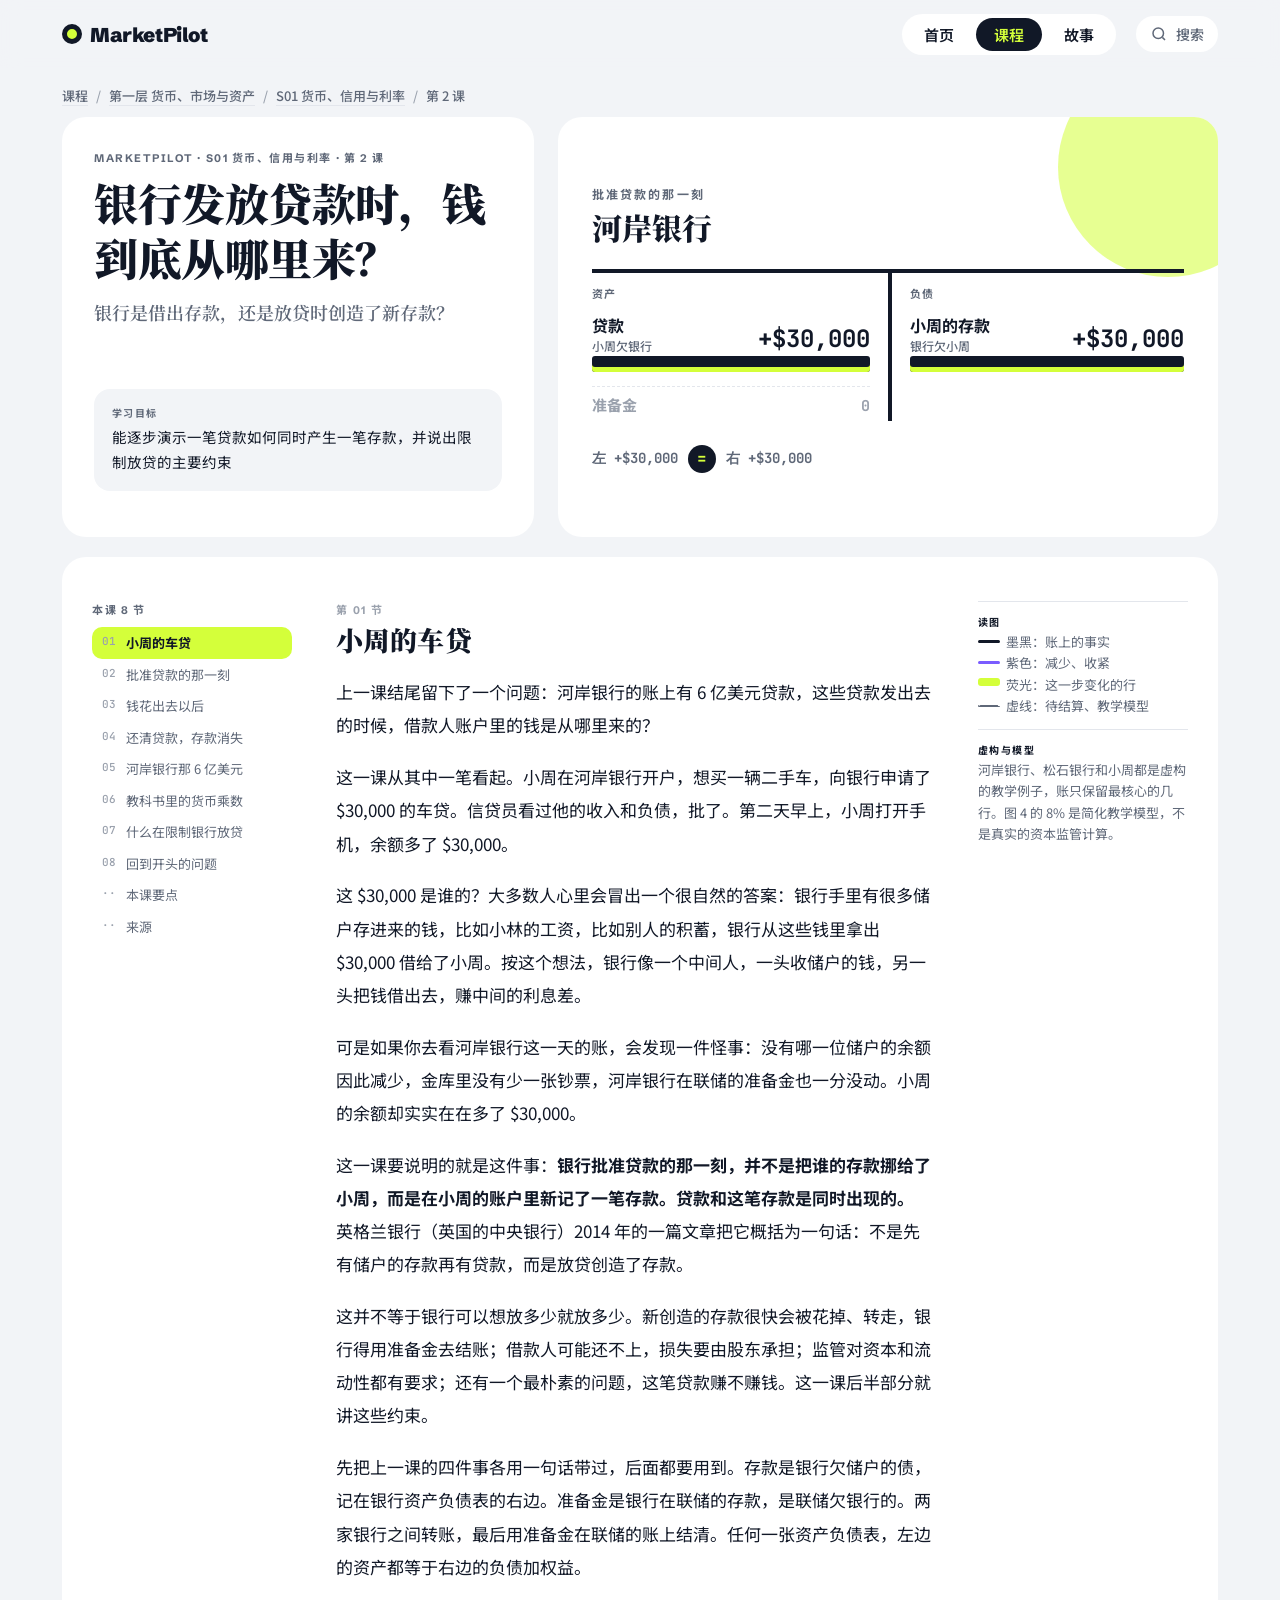
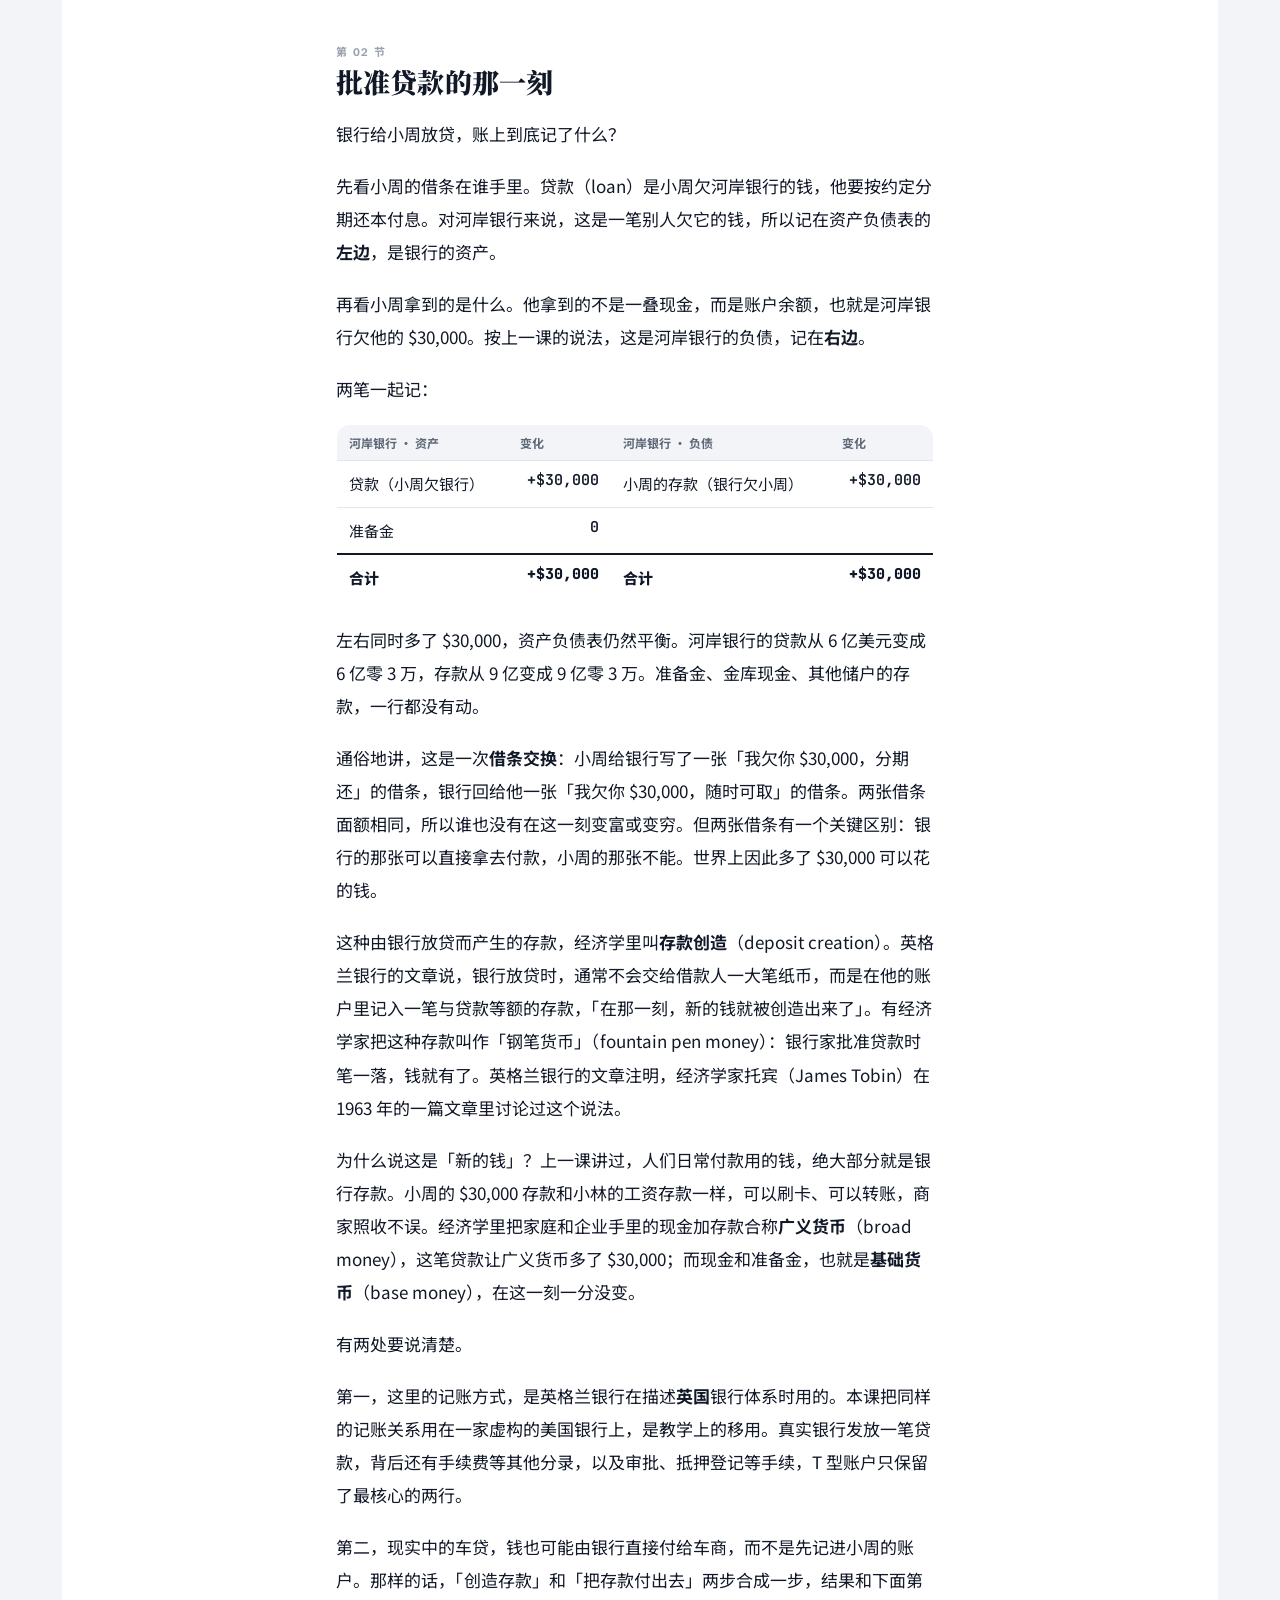
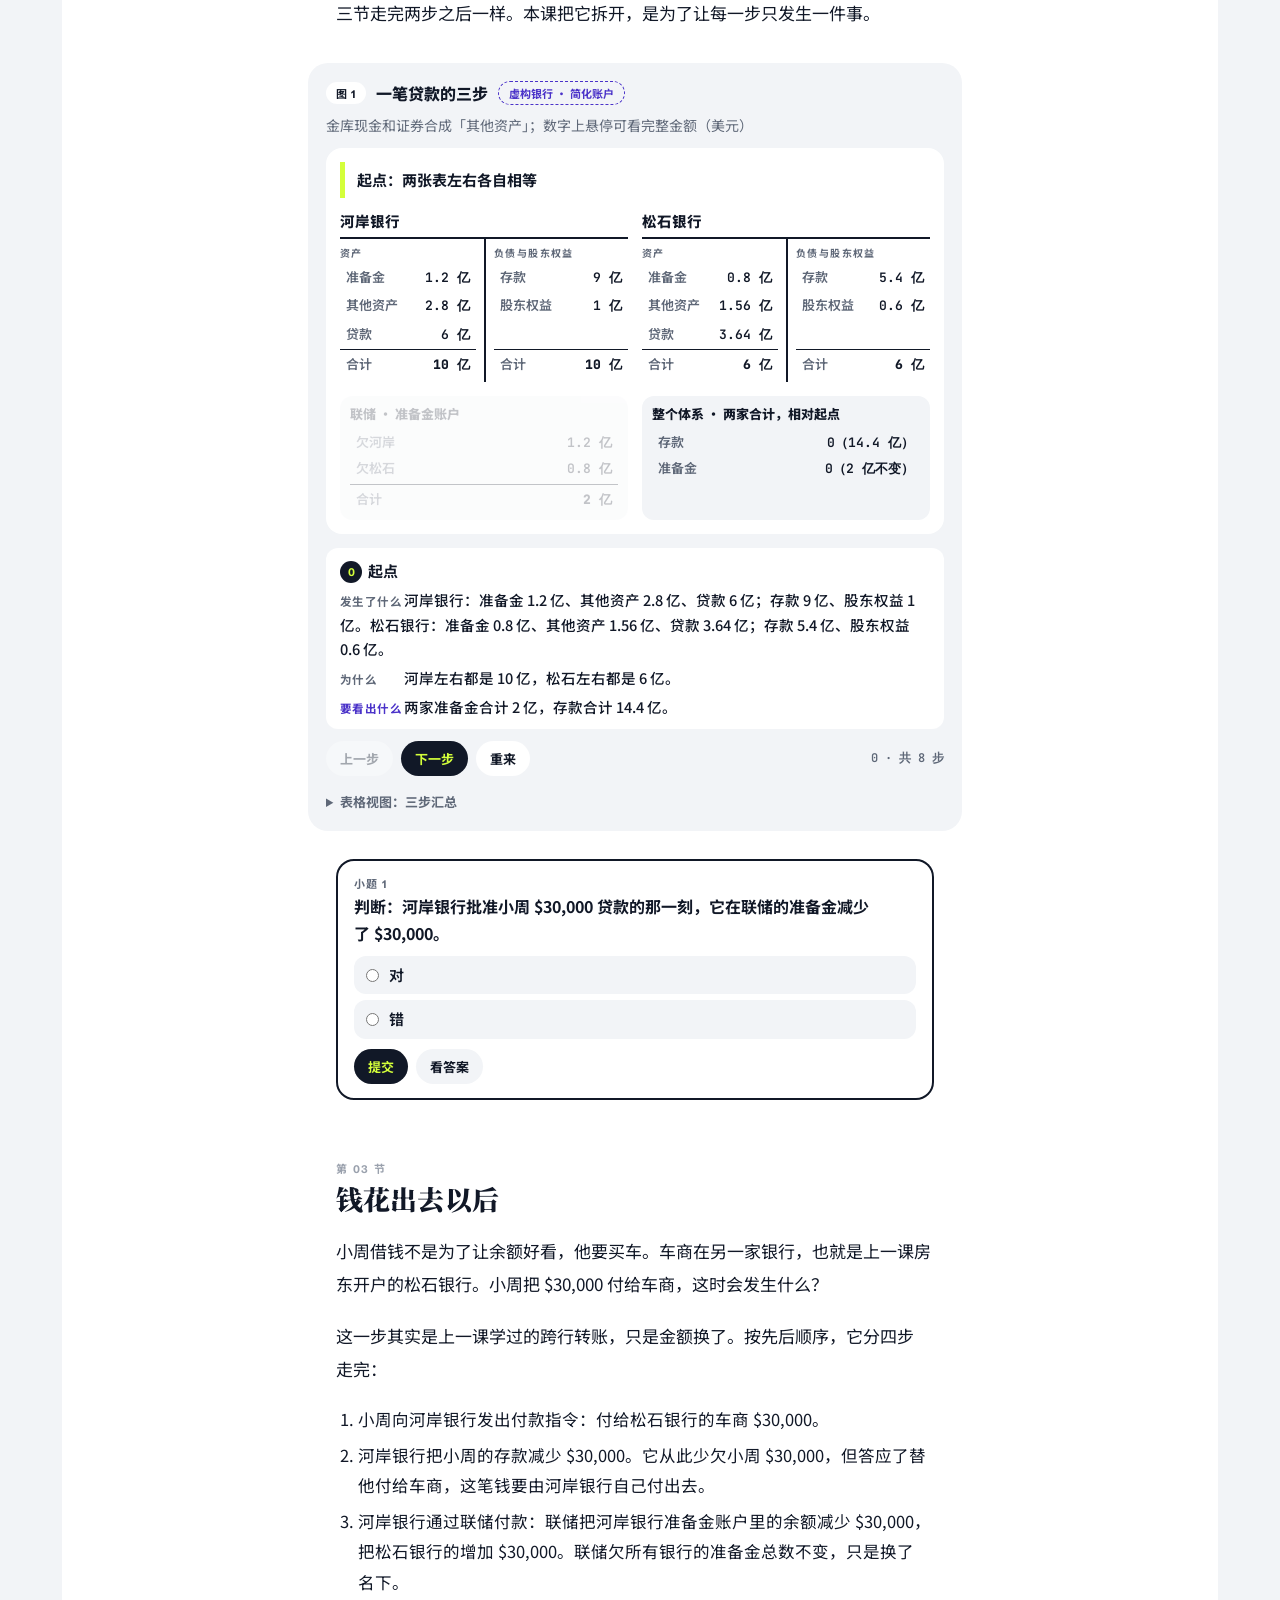
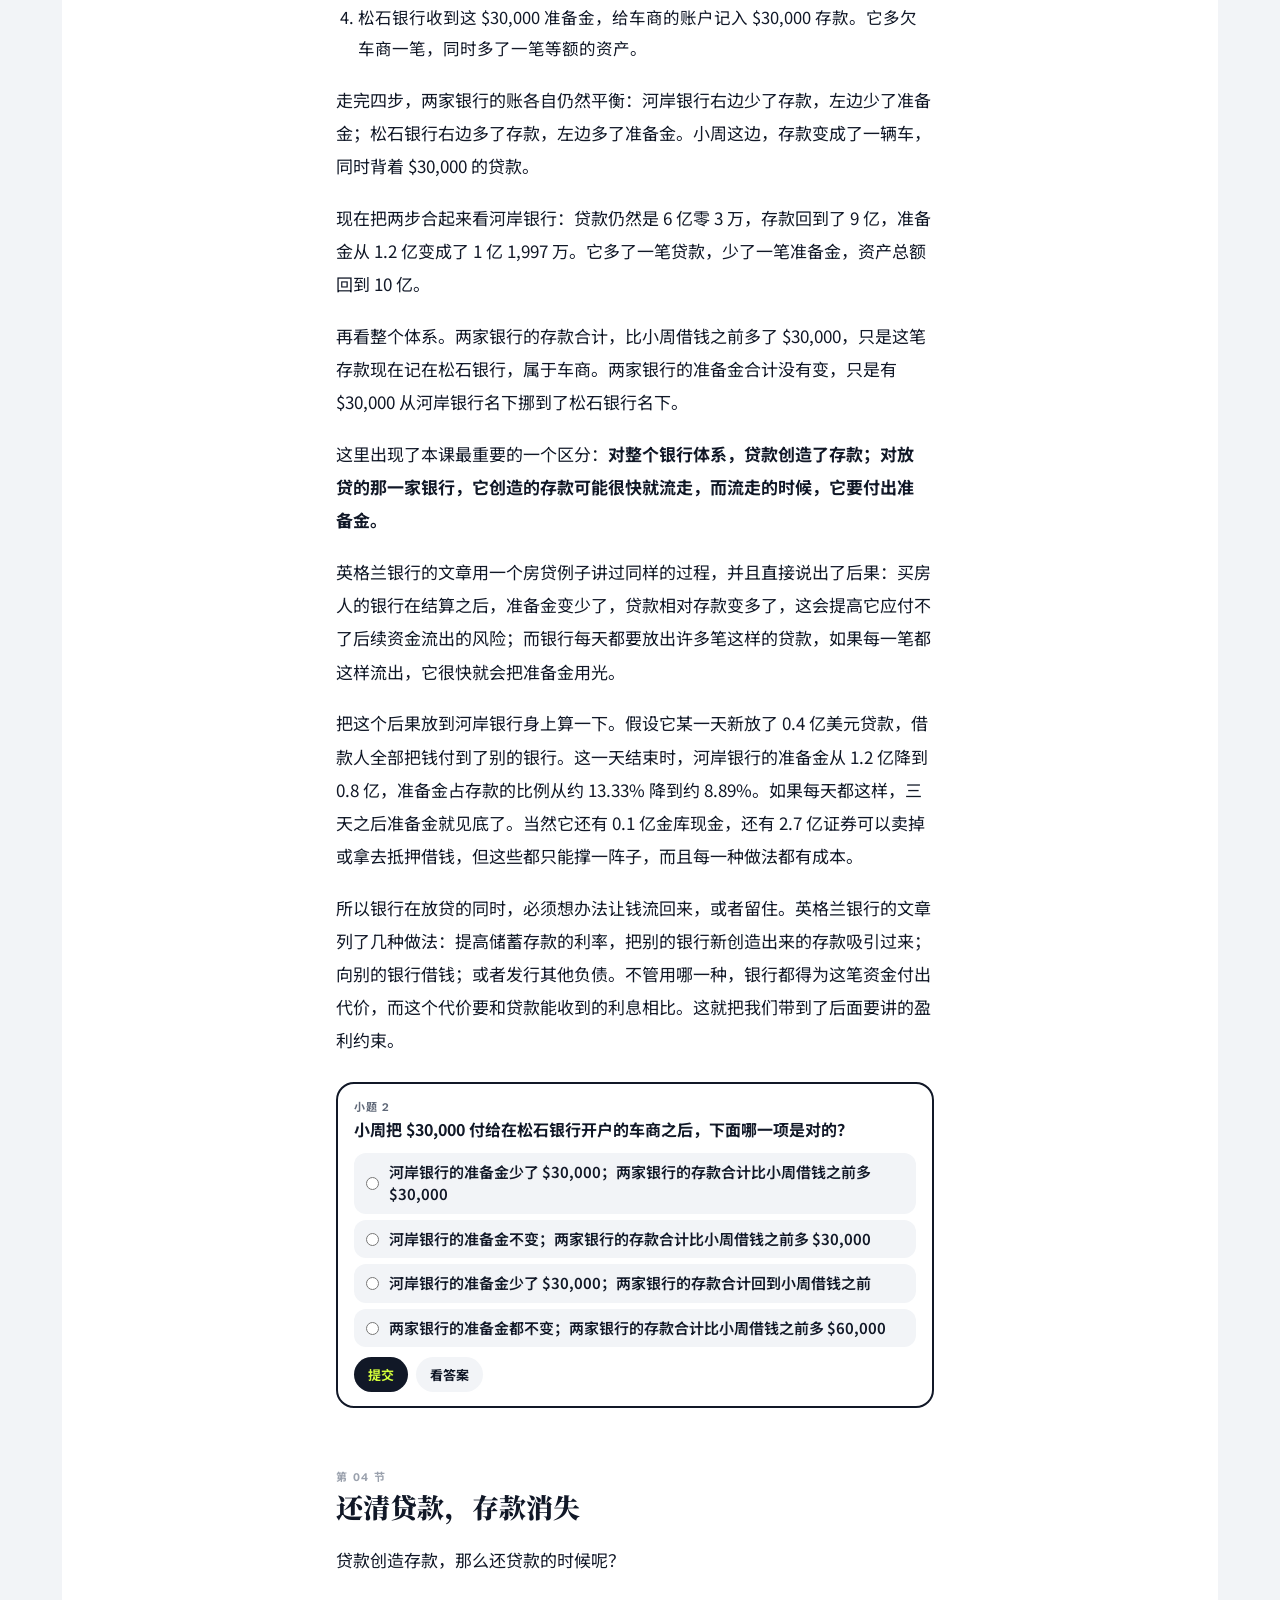
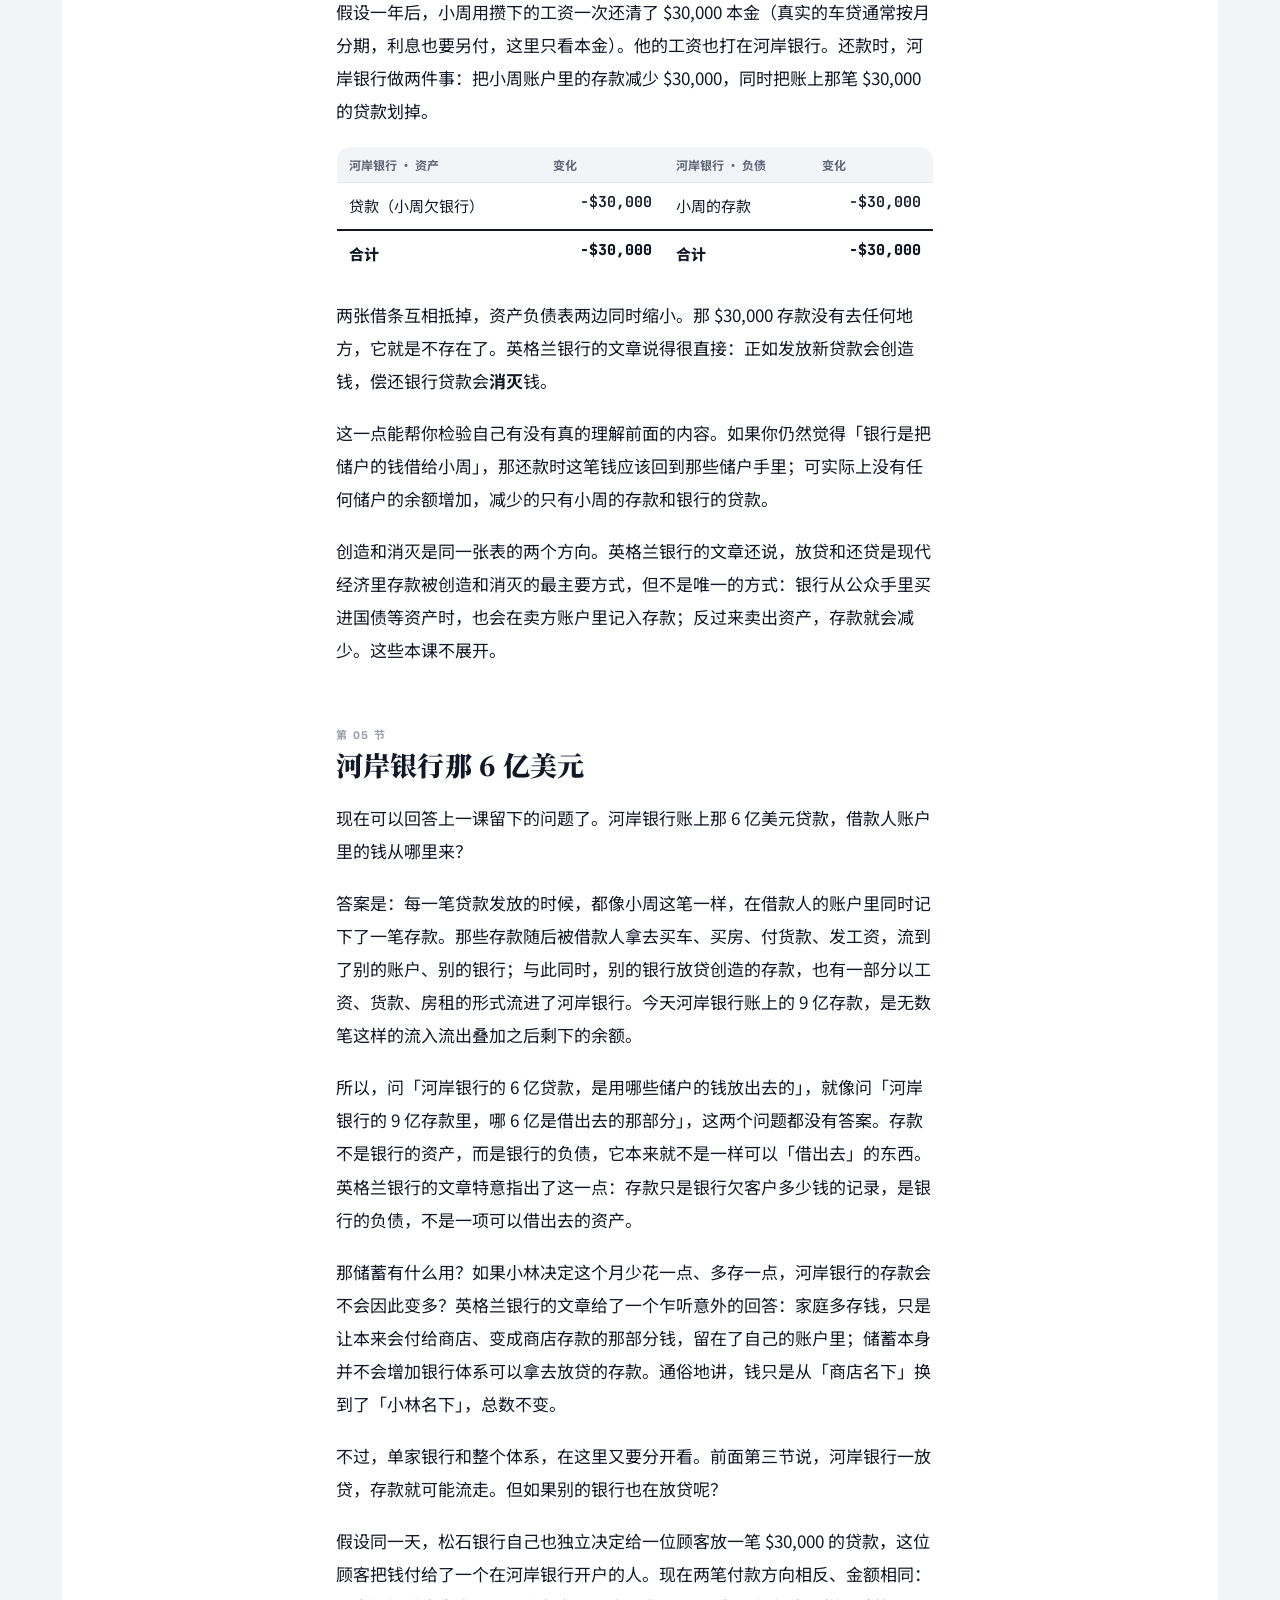
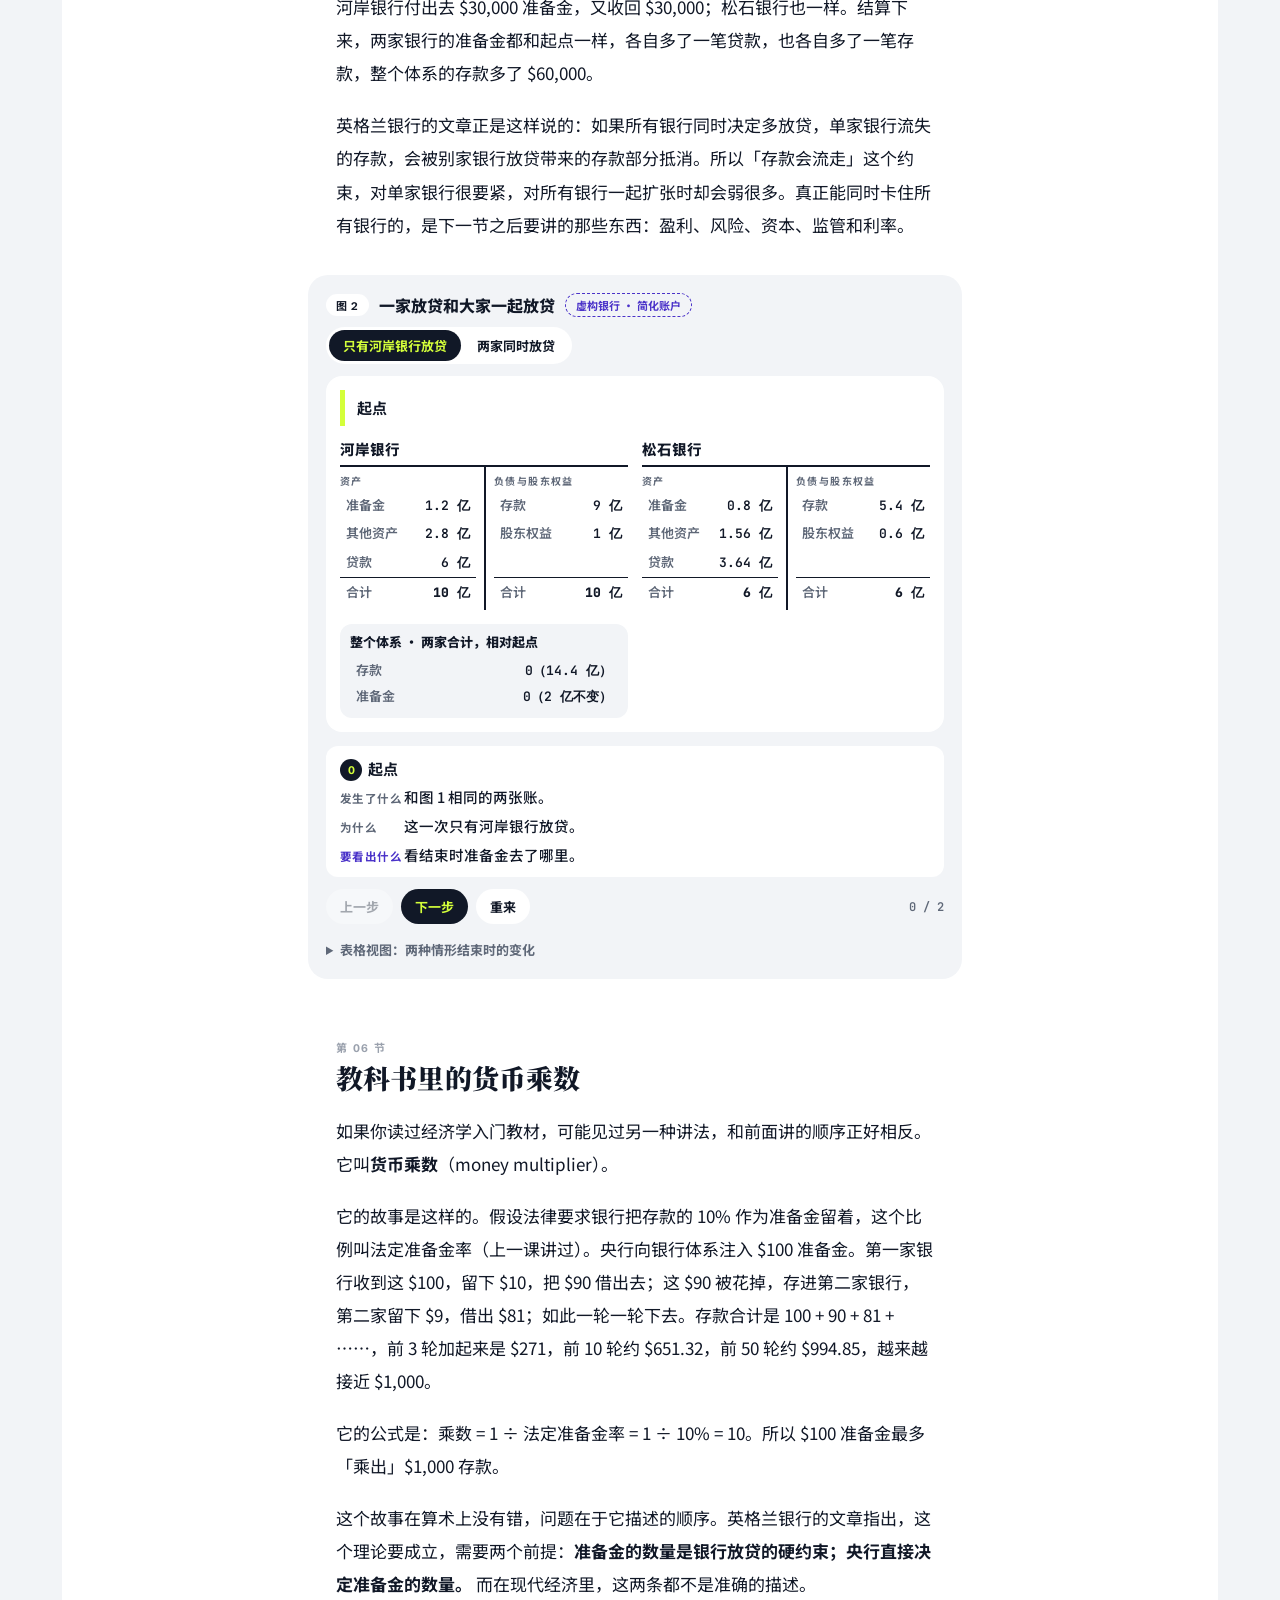
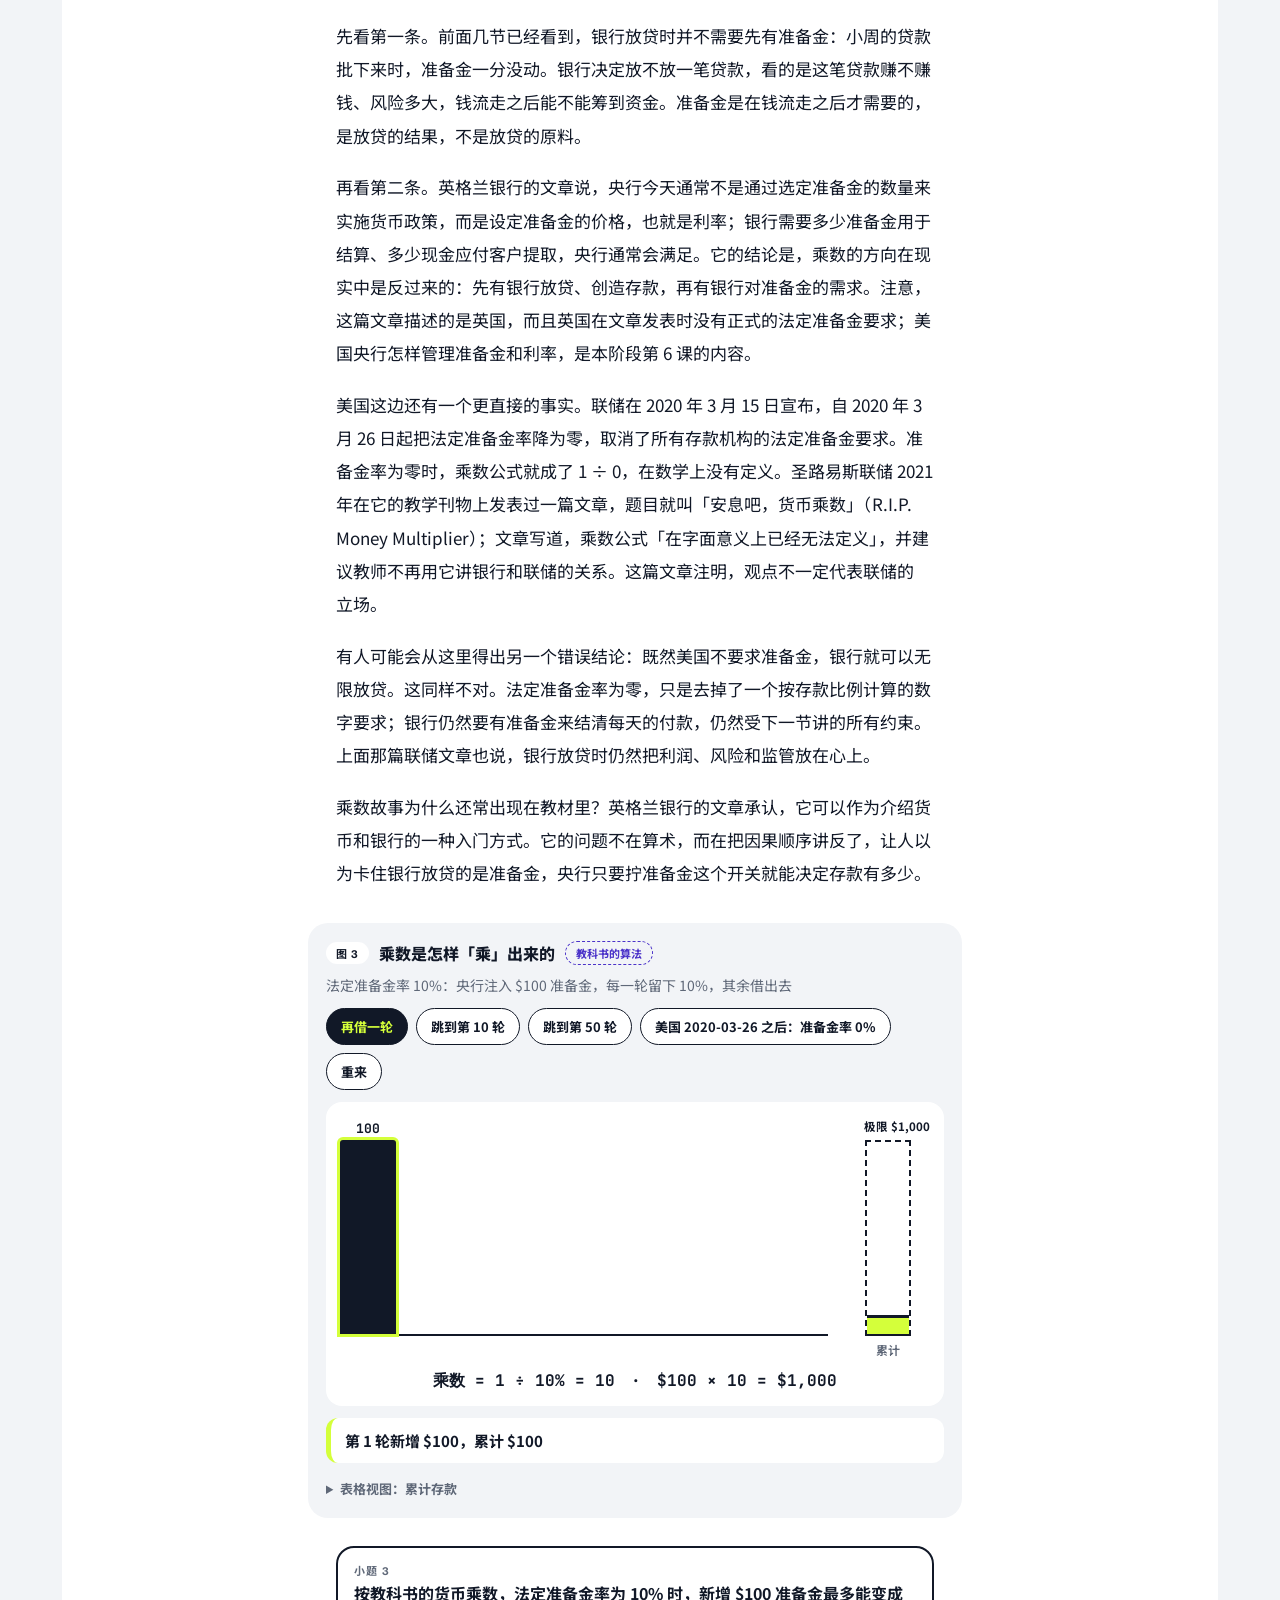
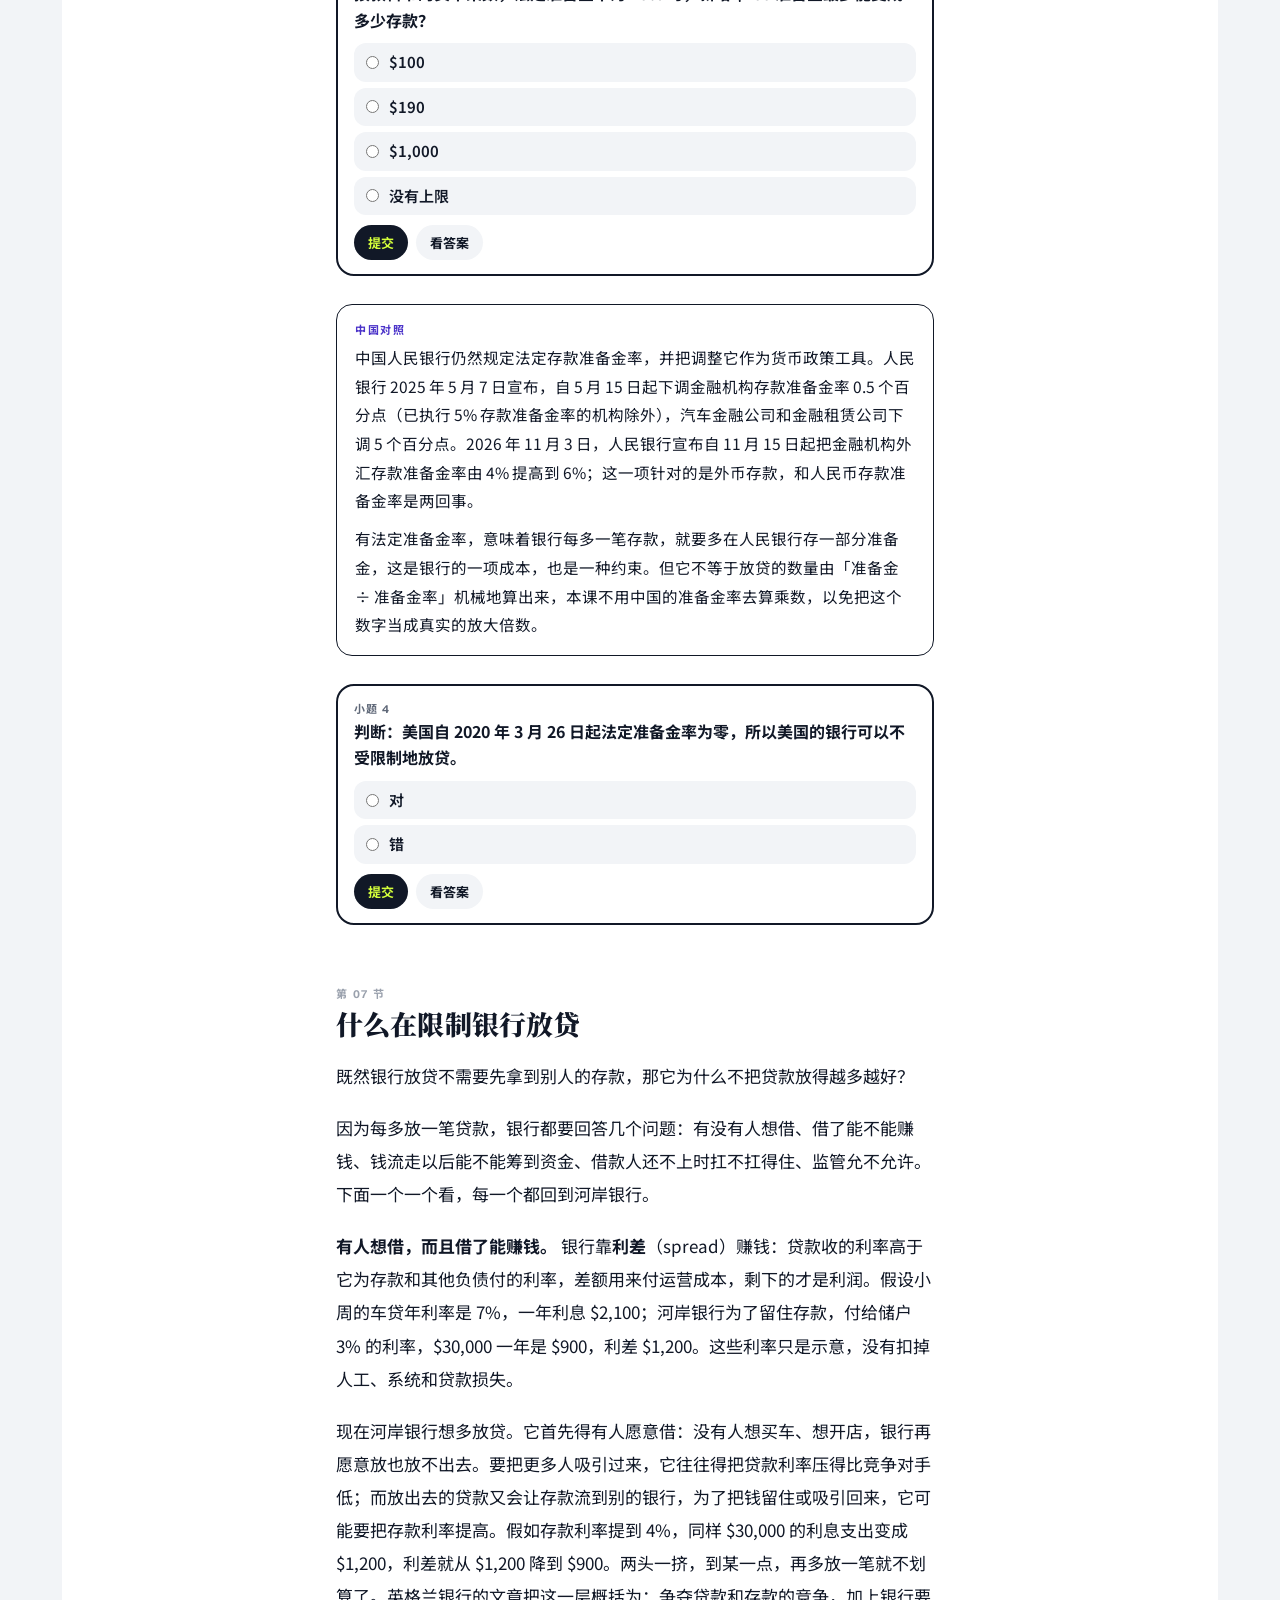
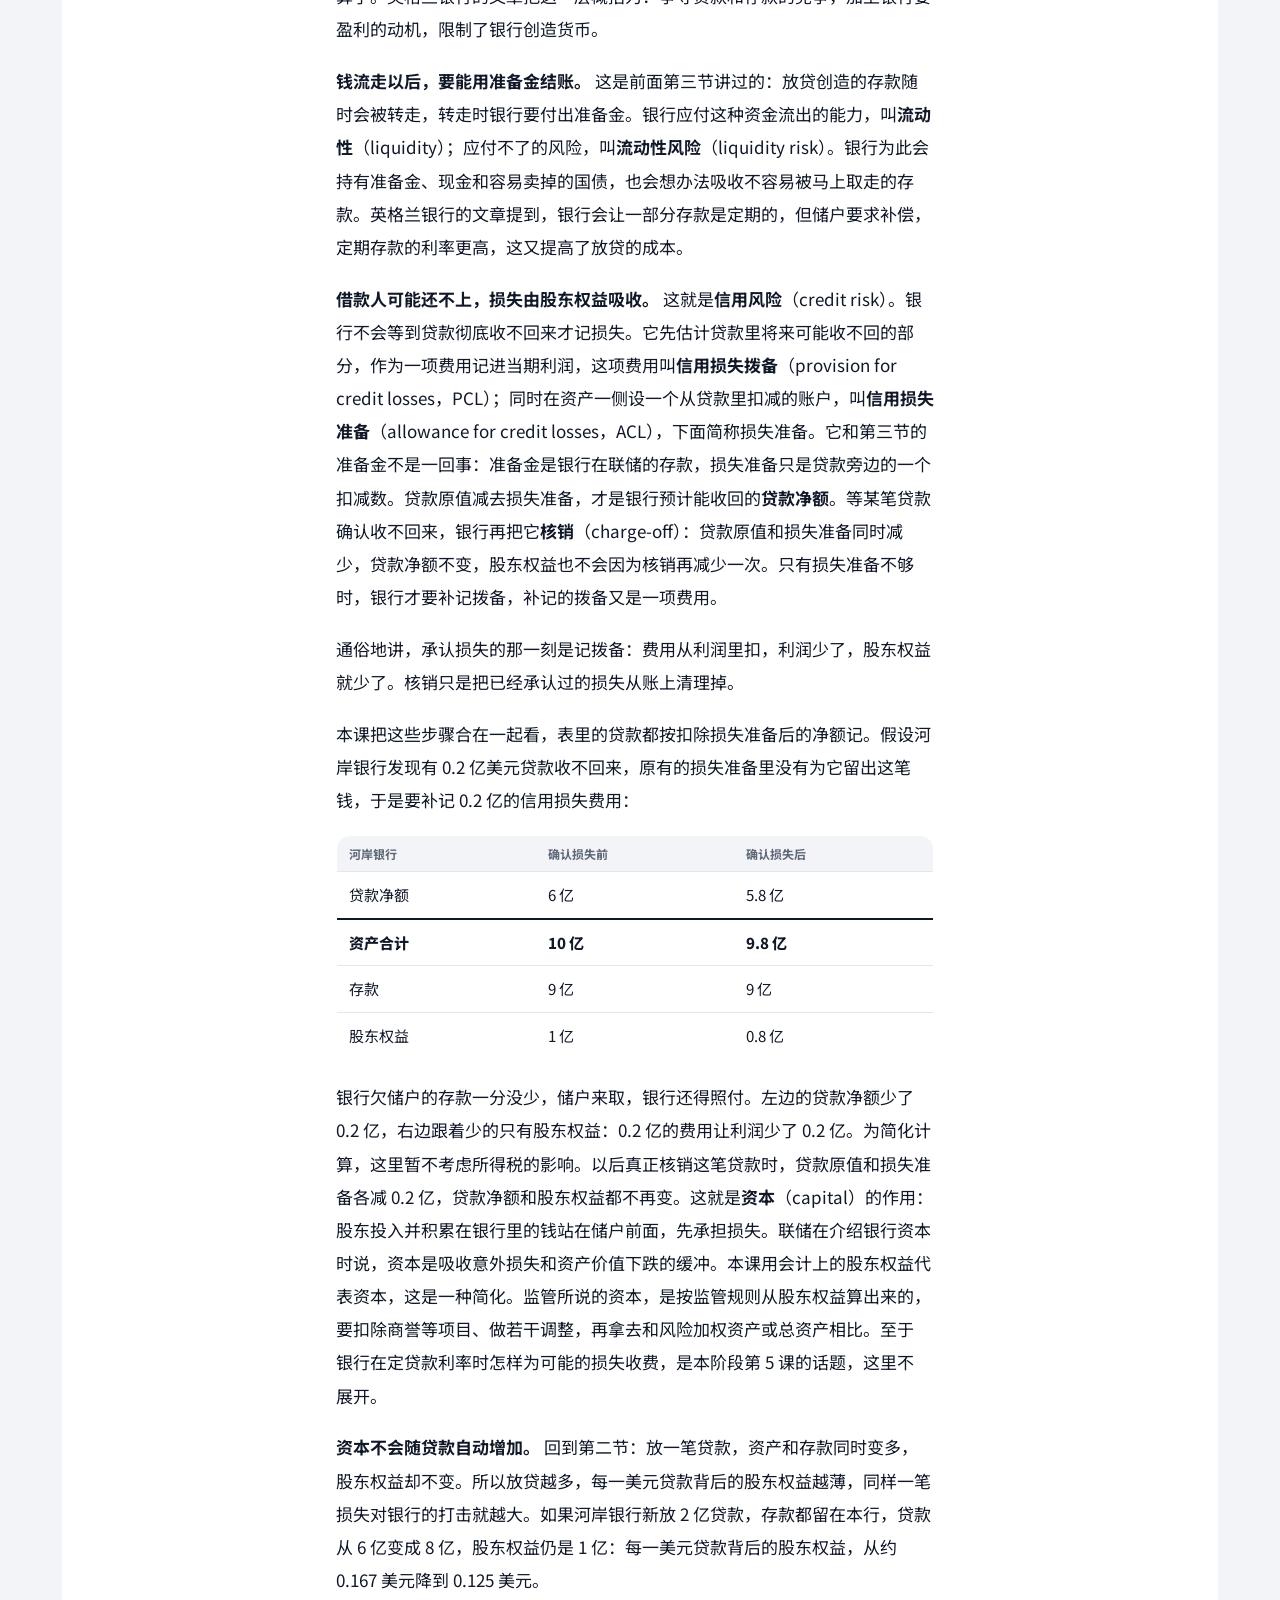
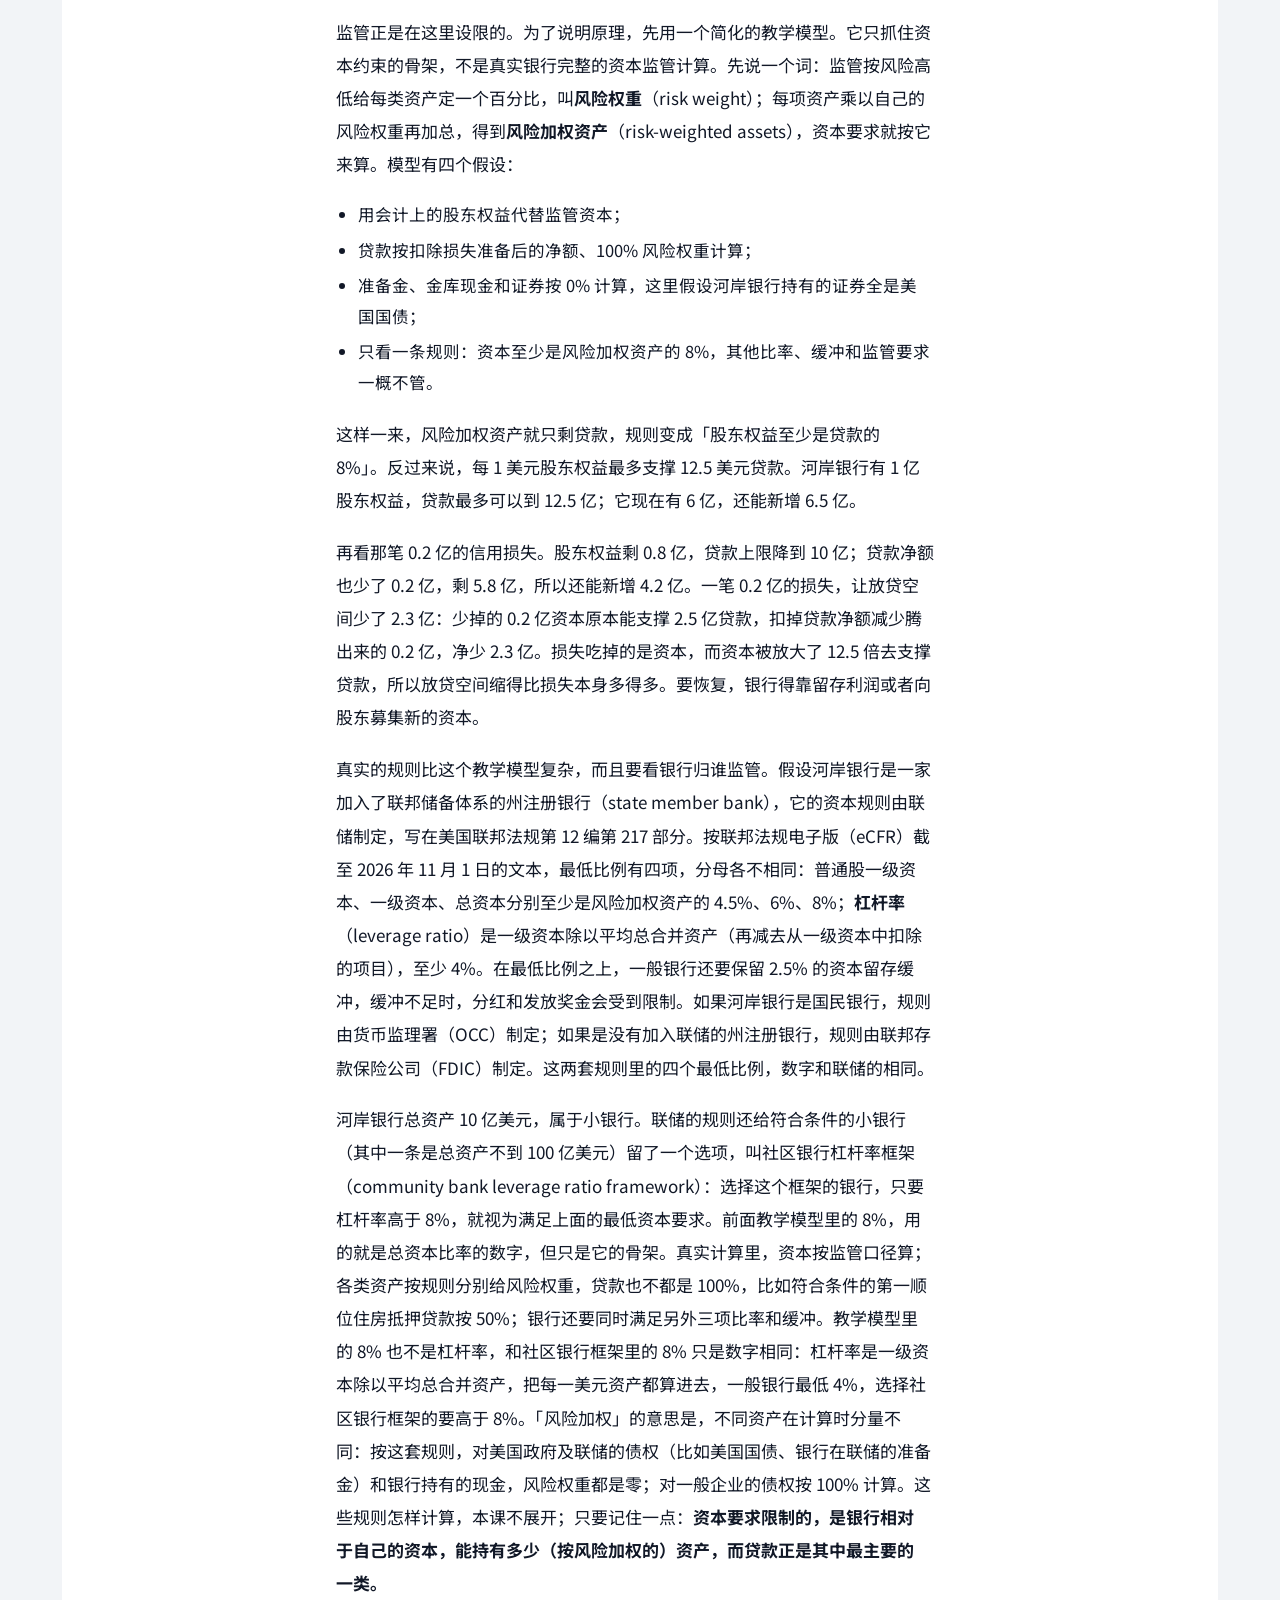
<file: site/lessons/S01-02/index.html>
<!doctype html>
<html lang="zh-CN">
<head>
<meta charset="utf-8">
<meta name="viewport" content="width=device-width, initial-scale=1">
<title>银行发放贷款时，钱到底从哪里来？ · S01-02 · MarketPilot</title>
<meta name="description" content="MarketPilot S01-02：银行批准贷款时，在借款人账户里记下一笔新存款；钱付到别家、贷款还清时账怎样变，以及什么在限制银行放贷。">
<meta name="robots" content="noindex">
<link rel="preconnect" href="https://fonts.googleapis.com">
<link rel="preconnect" href="https://fonts.gstatic.com" crossorigin>
<link href="https://fonts.googleapis.com/css2?family=Schibsted+Grotesk:wght@400;600;700;900&family=Noto+Sans+SC:wght@400;500;700;900&family=Noto+Serif+SC:wght@600;900&family=JetBrains+Mono:wght@400;500&display=swap" rel="stylesheet">
<link rel="icon" href="data:image/svg+xml,%3Csvg xmlns=%22http://www.w3.org/2000/svg%22 viewBox=%220 0 32 32%22%3E%3Ccircle cx=%2216%22 cy=%2216%22 r=%2212%22 fill=%22%23D4FF3A%22 stroke=%22%23111827%22 stroke-width=%227%22/%3E%3C/svg%3E">
<link rel="stylesheet" href="../../assets/site.css">
<link rel="stylesheet" href="lesson.css">
</head>
<body>
<a class="skip" href="#lesson-body">跳到正文</a>

<header class="top"><div class="w">
  <a class="logo" href="../../"><i></i>MarketPilot</a>
  <nav class="mainnav" aria-label="主导航">
    <a href="../../">首页</a>
    <a href="../../#courses" aria-current="page">课程</a>
    <a href="../../#stories">故事</a>
  </nav>
  <a class="sbtn" href="../../?search=" aria-label="搜索"><svg viewBox="0 0 24 24" fill="none" stroke="currentColor" stroke-width="2" aria-hidden="true"><circle cx="11" cy="11" r="7"/><path d="m20 20-3.5-3.5"/></svg><span>搜索</span></a>
</div>
<div class="rprog" aria-hidden="true"><i id="rprog"></i></div>
</header>

<main class="w" id="main">
  <div class="crumb"><a href="../../#courses">课程</a><span>/</span><a href="../../#layer-1">第一层 货币、市场与资产</a><span>/</span><a href="../../#S01">S01 货币、信用与利率</a><span>/</span>第 2 课</div>

  <section class="lhero" aria-labelledby="lesson-title">
    <div class="card l">
      <div class="lab">MarketPilot · S01 货币、信用与利率 · 第 2 课</div>
      <h1 id="lesson-title">银行发放贷款时，钱到底从哪里来？</h1>
      <p class="q">银行是借出存款，还是放贷时创造了新存款？</p>
      <p class="goal"><b>学习目标</b>能逐步演示一笔贷款如何同时产生一笔存款，并说出限制放贷的主要约束</p>
    </div>
    <figure class="card th" aria-labelledby="th-cap">
      <p class="th-k" id="th-cap">批准贷款的那一刻</p>
      <div class="th-bank">河岸银行</div>
      <div class="th-t" role="img" aria-label="河岸银行的 T 型账户：左边资产，贷款增加 30,000 美元；右边负债，小周的存款增加 30,000 美元，两条一样长；准备金一行为 0，没有变化">
        <div class="th-side a">
          <span class="th-h">资产</span>
          <div class="th-row"><span class="nm">贷款<small>小周欠银行</small></span><b>+$30,000</b><i class="bar"></i></div>
          <div class="th-row zero"><span class="nm">准备金</span><b>0</b></div>
        </div>
        <div class="th-side l">
          <span class="th-h">负债</span>
          <div class="th-row"><span class="nm">小周的存款<small>银行欠小周</small></span><b>+$30,000</b><i class="bar"></i></div>
        </div>
      </div>
      <p class="th-ft"><span>左 +$30,000</span><span class="eq">=</span><span>右 +$30,000</span></p>
    </figure>
  </section>

  <div class="card reader">
    <nav class="ltoc" aria-label="本课章节">
      <div class="lab">本课 8 节</div>
      <ol id="toc">
        <li><a href="#s1"><span class="n">01</span>小周的车贷</a></li>
        <li><a href="#s2"><span class="n">02</span>批准贷款的那一刻</a></li>
        <li><a href="#s3"><span class="n">03</span>钱花出去以后</a></li>
        <li><a href="#s4"><span class="n">04</span>还清贷款，存款消失</a></li>
        <li><a href="#s5"><span class="n">05</span>河岸银行那 6 亿美元</a></li>
        <li><a href="#s6"><span class="n">06</span>教科书里的货币乘数</a></li>
        <li><a href="#s7"><span class="n">07</span>什么在限制银行放贷</a></li>
        <li><a href="#s8"><span class="n">08</span>回到开头的问题</a></li>
        <li><a href="#keys"><span class="n">··</span>本课要点</a></li>
        <li><a href="#srcs"><span class="n">··</span>来源</a></li>
      </ol>
    </nav>

    <article id="lesson-body" tabindex="-1">
<section id="s1" aria-labelledby="h-s1"><h2 id="h-s1" tabindex="-1"><span class="hn">第 01 节</span>小周的车贷</h2>
<p>上一课结尾留下了一个问题：河岸银行的账上有 6 亿美元贷款，这些贷款发出去的时候，借款人账户里的钱是从哪里来的？</p>
<p>这一课从其中一笔看起。小周在河岸银行开户，想买一辆二手车，向银行申请了 $30,000 的车贷。信贷员看过他的收入和负债，批了。第二天早上，小周打开手机，余额多了 $30,000。</p>
<p>这 $30,000 是谁的？大多数人心里会冒出一个很自然的答案：银行手里有很多储户存进来的钱，比如小林的工资，比如别人的积蓄，银行从这些钱里拿出 $30,000 借给了小周。按这个想法，银行像一个中间人，一头收储户的钱，另一头把钱借出去，赚中间的利息差。</p>
<p>可是如果你去看河岸银行这一天的账，会发现一件怪事：没有哪一位储户的余额因此减少，金库里没有少一张钞票，河岸银行在联储的准备金也一分没动。小周的余额却实实在在多了 $30,000。</p>
<p>这一课要说明的就是这件事：<strong>银行批准贷款的那一刻，并不是把谁的存款挪给了小周，而是在小周的账户里新记了一笔存款。贷款和这笔存款是同时出现的。</strong> 英格兰银行（英国的中央银行）2014 年的一篇文章把它概括为一句话：不是先有储户的存款再有贷款，而是放贷创造了存款。</p>
<p>这并不等于银行可以想放多少就放多少。新创造的存款很快会被花掉、转走，银行得用准备金去结账；借款人可能还不上，损失要由股东承担；监管对资本和流动性都有要求；还有一个最朴素的问题，这笔贷款赚不赚钱。这一课后半部分就讲这些约束。</p>
<p>先把上一课的四件事各用一句话带过，后面都要用到。存款是银行欠储户的债，记在银行资产负债表的右边。准备金是银行在联储的存款，是联储欠银行的。两家银行之间转账，最后用准备金在联储的账上结清。任何一张资产负债表，左边的资产都等于右边的负债加权益。</p>
</section>

<section id="s2" aria-labelledby="h-s2"><h2 id="h-s2" tabindex="-1"><span class="hn">第 02 节</span>批准贷款的那一刻</h2>
<p>银行给小周放贷，账上到底记了什么？</p>
<p>先看小周的借条在谁手里。贷款（loan）是小周欠河岸银行的钱，他要按约定分期还本付息。对河岸银行来说，这是一笔别人欠它的钱，所以记在资产负债表的<strong>左边</strong>，是银行的资产。</p>
<p>再看小周拿到的是什么。他拿到的不是一叠现金，而是账户余额，也就是河岸银行欠他的 $30,000。按上一课的说法，这是河岸银行的负债，记在<strong>右边</strong>。</p>
<p>两笔一起记：</p>
<div class="tblw"><table class="bs"><thead><tr><th>河岸银行 · 资产</th><th>变化</th><th>河岸银行 · 负债</th><th>变化</th></tr></thead><tbody><tr><td>贷款（小周欠银行）</td><td class="n">+$30,000</td><td>小周的存款（银行欠小周）</td><td class="n">+$30,000</td></tr><tr><td>准备金</td><td class="n">0</td><td></td><td></td></tr><tr class="tot"><td>合计</td><td class="n">+$30,000</td><td>合计</td><td class="n">+$30,000</td></tr></tbody></table></div>
<p>左右同时多了 $30,000，资产负债表仍然平衡。河岸银行的贷款从 6 亿美元变成 6 亿零 3 万，存款从 9 亿变成 9 亿零 3 万。准备金、金库现金、其他储户的存款，一行都没有动。</p>
<p>通俗地讲，这是一次<strong>借条交换</strong>：小周给银行写了一张「我欠你 $30,000，分期还」的借条，银行回给他一张「我欠你 $30,000，随时可取」的借条。两张借条面额相同，所以谁也没有在这一刻变富或变穷。但两张借条有一个关键区别：银行的那张可以直接拿去付款，小周的那张不能。世界上因此多了 $30,000 可以花的钱。</p>
<p>这种由银行放贷而产生的存款，经济学里叫<strong>存款创造</strong>（deposit creation）。英格兰银行的文章说，银行放贷时，通常不会交给借款人一大笔纸币，而是在他的账户里记入一笔与贷款等额的存款，「在那一刻，新的钱就被创造出来了」。有经济学家把这种存款叫作「钢笔货币」（fountain pen money）：银行家批准贷款时笔一落，钱就有了。英格兰银行的文章注明，经济学家托宾（James Tobin）在 1963 年的一篇文章里讨论过这个说法。</p>
<p>为什么说这是「新的钱」？上一课讲过，人们日常付款用的钱，绝大部分就是银行存款。小周的 $30,000 存款和小林的工资存款一样，可以刷卡、可以转账，商家照收不误。经济学里把家庭和企业手里的现金加存款合称<strong>广义货币</strong>（broad money），这笔贷款让广义货币多了 $30,000；而现金和准备金，也就是<strong>基础货币</strong>（base money），在这一刻一分没变。</p>
<p>有两处要说清楚。</p>
<p>第一，这里的记账方式，是英格兰银行在描述<strong>英国</strong>银行体系时用的。本课把同样的记账关系用在一家虚构的美国银行上，是教学上的移用。真实银行发放一笔贷款，背后还有手续费等其他分录，以及审批、抵押登记等手续，T 型账户只保留了最核心的两行。</p>
<p>第二，现实中的车贷，钱也可能由银行直接付给车商，而不是先记进小周的账户。那样的话，「创造存款」和「把存款付出去」两步合成一步，结果和下面第三节走完两步之后一样。本课把它拆开，是为了让每一步只发生一件事。</p>
<figure class="pf" id="fig1" aria-labelledby="fig1-t">
  <figcaption class="pf-hd"><span class="flab">图 1</span><span id="fig1-t">一笔贷款的三步</span><span class="kind model">虚构银行 · 简化账户</span></figcaption>
  <p class="pf-desc">金库现金和证券合成「其他资产」；数字上悬停可看完整金额（美元）</p>
  <div class="pf-stage tb-stage" id="fig1-stage"></div>
  <div class="pf-now" aria-live="polite"></div>
  <div class="pf-ctrl"><button type="button" data-a="prev">上一步</button><button type="button" class="pri" data-a="next">下一步</button><button type="button" data-a="again">重来</button><span class="cnt"></span></div>
  <ol class="pf-steps"></ol>
  <details class="tbl" id="fig1-tbl"><summary>表格视图：三步汇总</summary>
    <div class="tblx"><table>
      <thead><tr><th>步骤</th><th>河岸银行</th><th>联储</th><th>松石银行</th><th>整个体系（相对起点）</th></tr></thead>
      <tbody>
        <tr><td>① 批准贷款</td><td>贷款 +$30,000；小周的存款 +$30,000；准备金不动</td><td>不动</td><td>不动</td><td>存款 +$30,000；准备金 0</td></tr>
        <tr><td>② 付给松石银行的车商</td><td>小周的存款 −$30,000；准备金 −$30,000（1.2 亿 → 119,970,000）</td><td>欠河岸 −$30,000；欠松石 +$30,000；合计仍 2 亿</td><td>准备金 +$30,000（80,030,000）；车商的存款 +$30,000（540,030,000）</td><td>存款 +$30,000（合计 1,440,030,000）；准备金合计 2 亿不变</td></tr>
        <tr><td>③ 一年后攒下工资，还清本金</td><td>先：小周的存款 +$30,000、准备金 +$30,000（工资从图外的别家银行转入）；再：贷款 −$30,000、小周的存款 −$30,000；最后贷款 600,000,000、存款 900,000,000</td><td>欠河岸 +$30,000（从图外那家银行转来的准备金），图中合计 2 亿 + $30,000</td><td>不动</td><td>存款 +$30,000（车商的那笔还在）；准备金 +$30,000（从图外转入）</td></tr>
      </tbody>
    </table></div>
  </details>
</figure>
<div class="quiz" id="q1" data-answer="1">
  <p class="qq"><span class="qh">小题 1</span>判断：河岸银行批准小周 $30,000 贷款的那一刻，它在联储的准备金减少了 $30,000。</p>
  <ul class="opts"><li class="add">对</li><li class="add">错</li></ul>
  <p class="qhint" hidden><b>提示：</b>批准贷款时，河岸银行在左边和右边各记了什么？准备金那一行有没有出现？</p>
  <p class="qans" hidden><b>答案：</b>错。批准贷款时，河岸银行左边多了一笔贷款，右边多了一笔小周的存款，准备金不动。准备金要等小周把钱付到别的银行时才会流出。</p>
</div>
</section>

<section id="s3" aria-labelledby="h-s3"><h2 id="h-s3" tabindex="-1"><span class="hn">第 03 节</span>钱花出去以后</h2>
<p>小周借钱不是为了让余额好看，他要买车。车商在另一家银行，也就是上一课房东开户的松石银行。小周把 $30,000 付给车商，这时会发生什么？</p>
<p>这一步其实是上一课学过的跨行转账，只是金额换了。按先后顺序，它分四步走完：</p>
<ol><li>小周向河岸银行发出付款指令：付给松石银行的车商 $30,000。</li><li>河岸银行把小周的存款减少 $30,000。它从此少欠小周 $30,000，但答应了替他付给车商，这笔钱要由河岸银行自己付出去。</li><li>河岸银行通过联储付款：联储把河岸银行准备金账户里的余额减少 $30,000，把松石银行的增加 $30,000。联储欠所有银行的准备金总数不变，只是换了名下。</li><li>松石银行收到这 $30,000 准备金，给车商的账户记入 $30,000 存款。它多欠车商一笔，同时多了一笔等额的资产。</li></ol>
<p>走完四步，两家银行的账各自仍然平衡：河岸银行右边少了存款，左边少了准备金；松石银行右边多了存款，左边多了准备金。小周这边，存款变成了一辆车，同时背着 $30,000 的贷款。</p>
<p>现在把两步合起来看河岸银行：贷款仍然是 6 亿零 3 万，存款回到了 9 亿，准备金从 1.2 亿变成了 1 亿 1,997 万。它多了一笔贷款，少了一笔准备金，资产总额回到 10 亿。</p>
<p>再看整个体系。两家银行的存款合计，比小周借钱之前多了 $30,000，只是这笔存款现在记在松石银行，属于车商。两家银行的准备金合计没有变，只是有 $30,000 从河岸银行名下挪到了松石银行名下。</p>
<p>这里出现了本课最重要的一个区分：<strong>对整个银行体系，贷款创造了存款；对放贷的那一家银行，它创造的存款可能很快就流走，而流走的时候，它要付出准备金。</strong></p>
<p>英格兰银行的文章用一个房贷例子讲过同样的过程，并且直接说出了后果：买房人的银行在结算之后，准备金变少了，贷款相对存款变多了，这会提高它应付不了后续资金流出的风险；而银行每天都要放出许多笔这样的贷款，如果每一笔都这样流出，它很快就会把准备金用光。</p>
<p>把这个后果放到河岸银行身上算一下。假设它某一天新放了 0.4 亿美元贷款，借款人全部把钱付到了别的银行。这一天结束时，河岸银行的准备金从 1.2 亿降到 0.8 亿，准备金占存款的比例从约 13.33% 降到约 8.89%。如果每天都这样，三天之后准备金就见底了。当然它还有 0.1 亿金库现金，还有 2.7 亿证券可以卖掉或拿去抵押借钱，但这些都只能撑一阵子，而且每一种做法都有成本。</p>
<p>所以银行在放贷的同时，必须想办法让钱流回来，或者留住。英格兰银行的文章列了几种做法：提高储蓄存款的利率，把别的银行新创造出来的存款吸引过来；向别的银行借钱；或者发行其他负债。不管用哪一种，银行都得为这笔资金付出代价，而这个代价要和贷款能收到的利息相比。这就把我们带到了后面要讲的盈利约束。</p>
<div class="quiz" id="q2" data-answer="0">
  <p class="qq"><span class="qh">小题 2</span>小周把 $30,000 付给在松石银行开户的车商之后，下面哪一项是对的？</p>
  <ul class="opts"><li>河岸银行的准备金少了 $30,000；两家银行的存款合计比小周借钱之前多 $30,000</li><li>河岸银行的准备金不变；两家银行的存款合计比小周借钱之前多 $30,000</li><li>河岸银行的准备金少了 $30,000；两家银行的存款合计回到小周借钱之前</li><li>两家银行的准备金都不变；两家银行的存款合计比小周借钱之前多 $60,000</li></ul>
  <p class="qhint" hidden><b>提示：</b>先问存款搬到了哪里，再问河岸银行用什么给松石银行结账。车商的存款是新出现的，还是从别人那里挪来的？</p>
  <p class="qans" hidden><b>答案：</b>A。存款从河岸银行搬到松石银行，河岸银行用准备金结账，所以它的准备金少了 $30,000、松石银行的多了 $30,000，准备金合计不变；而那笔由贷款创造的存款还在，只是换了银行和主人，所以存款合计比借钱之前多 $30,000。</p>
</div>
</section>

<section id="s4" aria-labelledby="h-s4"><h2 id="h-s4" tabindex="-1"><span class="hn">第 04 节</span>还清贷款，存款消失</h2>
<p>贷款创造存款，那么还贷款的时候呢？</p>
<p>假设一年后，小周用攒下的工资一次还清了 $30,000 本金（真实的车贷通常按月分期，利息也要另付，这里只看本金）。他的工资也打在河岸银行。还款时，河岸银行做两件事：把小周账户里的存款减少 $30,000，同时把账上那笔 $30,000 的贷款划掉。</p>
<div class="tblw"><table class="bs"><thead><tr><th>河岸银行 · 资产</th><th>变化</th><th>河岸银行 · 负债</th><th>变化</th></tr></thead><tbody><tr><td>贷款（小周欠银行）</td><td class="n">−$30,000</td><td>小周的存款</td><td class="n">−$30,000</td></tr><tr class="tot"><td>合计</td><td class="n">−$30,000</td><td>合计</td><td class="n">−$30,000</td></tr></tbody></table></div>
<p>两张借条互相抵掉，资产负债表两边同时缩小。那 $30,000 存款没有去任何地方，它就是不存在了。英格兰银行的文章说得很直接：正如发放新贷款会创造钱，偿还银行贷款会<strong>消灭</strong>钱。</p>
<p>这一点能帮你检验自己有没有真的理解前面的内容。如果你仍然觉得「银行是把储户的钱借给小周」，那还款时这笔钱应该回到那些储户手里；可实际上没有任何储户的余额增加，减少的只有小周的存款和银行的贷款。</p>
<p>创造和消灭是同一张表的两个方向。英格兰银行的文章还说，放贷和还贷是现代经济里存款被创造和消灭的最主要方式，但不是唯一的方式：银行从公众手里买进国债等资产时，也会在卖方账户里记入存款；反过来卖出资产，存款就会减少。这些本课不展开。</p>
</section>

<section id="s5" aria-labelledby="h-s5"><h2 id="h-s5" tabindex="-1"><span class="hn">第 05 节</span>河岸银行那 6 亿美元</h2>
<p>现在可以回答上一课留下的问题了。河岸银行账上那 6 亿美元贷款，借款人账户里的钱从哪里来？</p>
<p>答案是：每一笔贷款发放的时候，都像小周这笔一样，在借款人的账户里同时记下了一笔存款。那些存款随后被借款人拿去买车、买房、付货款、发工资，流到了别的账户、别的银行；与此同时，别的银行放贷创造的存款，也有一部分以工资、货款、房租的形式流进了河岸银行。今天河岸银行账上的 9 亿存款，是无数笔这样的流入流出叠加之后剩下的余额。</p>
<p>所以，问「河岸银行的 6 亿贷款，是用哪些储户的钱放出去的」，就像问「河岸银行的 9 亿存款里，哪 6 亿是借出去的那部分」，这两个问题都没有答案。存款不是银行的资产，而是银行的负债，它本来就不是一样可以「借出去」的东西。英格兰银行的文章特意指出了这一点：存款只是银行欠客户多少钱的记录，是银行的负债，不是一项可以借出去的资产。</p>
<p>那储蓄有什么用？如果小林决定这个月少花一点、多存一点，河岸银行的存款会不会因此变多？英格兰银行的文章给了一个乍听意外的回答：家庭多存钱，只是让本来会付给商店、变成商店存款的那部分钱，留在了自己的账户里；储蓄本身并不会增加银行体系可以拿去放贷的存款。通俗地讲，钱只是从「商店名下」换到了「小林名下」，总数不变。</p>
<p>不过，单家银行和整个体系，在这里又要分开看。前面第三节说，河岸银行一放贷，存款就可能流走。但如果别的银行也在放贷呢？</p>
<p>假设同一天，松石银行自己也独立决定给一位顾客放一笔 $30,000 的贷款，这位顾客把钱付给了一个在河岸银行开户的人。现在两笔付款方向相反、金额相同：河岸银行付出去 $30,000 准备金，又收回 $30,000；松石银行也一样。结算下来，两家银行的准备金都和起点一样，各自多了一笔贷款，也各自多了一笔存款，整个体系的存款多了 $60,000。</p>
<p>英格兰银行的文章正是这样说的：如果所有银行同时决定多放贷，单家银行流失的存款，会被别家银行放贷带来的存款部分抵消。所以「存款会流走」这个约束，对单家银行很要紧，对所有银行一起扩张时却会弱很多。真正能同时卡住所有银行的，是下一节之后要讲的那些东西：盈利、风险、资本、监管和利率。</p>
<figure class="pf" id="fig2" aria-labelledby="fig2-t">
  <figcaption class="pf-hd"><span class="flab">图 2</span><span id="fig2-t">一家放贷和大家一起放贷</span><span class="kind model">虚构银行 · 简化账户</span></figcaption>
  <div class="ctl"><span class="seg" role="group" aria-label="放贷的银行"><button type="button" data-m="one" aria-pressed="true">只有河岸银行放贷</button><button type="button" data-m="two" aria-pressed="false">两家同时放贷</button></span></div>
  <p class="f2-ind" id="fig2-ind" hidden>两家银行各自独立决定放贷，互不商量</p>
  <div class="pf-stage tb-stage" id="fig2-stage"></div>
  <div class="f2-run" data-m="one"><p class="f2-rh">只有河岸银行放贷</p><div class="pf-now" aria-live="polite"></div><div class="pf-ctrl"><button type="button" data-a="prev">上一步</button><button type="button" class="pri" data-a="next">下一步</button><button type="button" data-a="again">重来</button><span class="cnt"></span></div><ol class="pf-steps"></ol></div>
  <div class="f2-run idle" data-m="two"><p class="f2-rh">两家同时放贷</p><div class="pf-now" aria-live="polite"></div><div class="pf-ctrl"><button type="button" data-a="prev">上一步</button><button type="button" class="pri" data-a="next">下一步</button><button type="button" data-a="again">重来</button><span class="cnt"></span></div><ol class="pf-steps"></ol></div>
  <details class="tbl" id="fig2-tbl"><summary>表格视图：两种情形结束时的变化</summary>
    <div class="tblx"><table>
      <thead><tr><th>相对起点</th><th>只有河岸银行放贷</th><th>两家同时放贷</th></tr></thead>
      <tbody>
        <tr><td>河岸 准备金</td><td>−$30,000</td><td>0（回到 1.2 亿）</td></tr>
        <tr><td>河岸 贷款</td><td>+$30,000</td><td>+$30,000</td></tr>
        <tr><td>河岸 存款</td><td>0</td><td>+$30,000</td></tr>
        <tr><td>松石 准备金</td><td>+$30,000</td><td>0（回到 0.8 亿）</td></tr>
        <tr><td>松石 贷款</td><td>0</td><td>+$30,000</td></tr>
        <tr><td>松石 存款</td><td>+$30,000</td><td>+$30,000</td></tr>
        <tr><td>体系 存款</td><td>+$30,000</td><td>+$60,000</td></tr>
        <tr><td>体系 准备金</td><td>0</td><td>0</td></tr>
      </tbody>
    </table></div>
  </details>
</figure>
</section>

<section id="s6" aria-labelledby="h-s6"><h2 id="h-s6" tabindex="-1"><span class="hn">第 06 节</span>教科书里的货币乘数</h2>
<p>如果你读过经济学入门教材，可能见过另一种讲法，和前面讲的顺序正好相反。它叫<strong>货币乘数</strong>（money multiplier）。</p>
<p>它的故事是这样的。假设法律要求银行把存款的 10% 作为准备金留着，这个比例叫法定准备金率（上一课讲过）。央行向银行体系注入 $100 准备金。第一家银行收到这 $100，留下 $10，把 $90 借出去；这 $90 被花掉，存进第二家银行，第二家留下 $9，借出 $81；如此一轮一轮下去。存款合计是 100 + 90 + 81 + ……，前 3 轮加起来是 $271，前 10 轮约 $651.32，前 50 轮约 $994.85，越来越接近 $1,000。</p>
<p>它的公式是：乘数 = 1 ÷ 法定准备金率 = 1 ÷ 10% = 10。所以 $100 准备金最多「乘出」$1,000 存款。</p>
<p>这个故事在算术上没有错，问题在于它描述的顺序。英格兰银行的文章指出，这个理论要成立，需要两个前提：<strong>准备金的数量是银行放贷的硬约束；央行直接决定准备金的数量。</strong> 而在现代经济里，这两条都不是准确的描述。</p>
<p>先看第一条。前面几节已经看到，银行放贷时并不需要先有准备金：小周的贷款批下来时，准备金一分没动。银行决定放不放一笔贷款，看的是这笔贷款赚不赚钱、风险多大，钱流走之后能不能筹到资金。准备金是在钱流走之后才需要的，是放贷的结果，不是放贷的原料。</p>
<p>再看第二条。英格兰银行的文章说，央行今天通常不是通过选定准备金的数量来实施货币政策，而是设定准备金的价格，也就是利率；银行需要多少准备金用于结算、多少现金应付客户提取，央行通常会满足。它的结论是，乘数的方向在现实中是反过来的：先有银行放贷、创造存款，再有银行对准备金的需求。注意，这篇文章描述的是英国，而且英国在文章发表时没有正式的法定准备金要求；美国央行怎样管理准备金和利率，是本阶段第 6 课的内容。</p>
<p>美国这边还有一个更直接的事实。联储在 2020 年 3 月 15 日宣布，自 2020 年 3 月 26 日起把法定准备金率降为零，取消了所有存款机构的法定准备金要求。准备金率为零时，乘数公式就成了 1 ÷ 0，在数学上没有定义。圣路易斯联储 2021 年在它的教学刊物上发表过一篇文章，题目就叫「安息吧，货币乘数」（R.I.P. Money Multiplier）；文章写道，乘数公式「在字面意义上已经无法定义」，并建议教师不再用它讲银行和联储的关系。这篇文章注明，观点不一定代表联储的立场。</p>
<p>有人可能会从这里得出另一个错误结论：既然美国不要求准备金，银行就可以无限放贷。这同样不对。法定准备金率为零，只是去掉了一个按存款比例计算的数字要求；银行仍然要有准备金来结清每天的付款，仍然受下一节讲的所有约束。上面那篇联储文章也说，银行放贷时仍然把利润、风险和监管放在心上。</p>
<p>乘数故事为什么还常出现在教材里？英格兰银行的文章承认，它可以作为介绍货币和银行的一种入门方式。它的问题不在算术，而在把因果顺序讲反了，让人以为卡住银行放贷的是准备金，央行只要拧准备金这个开关就能决定存款有多少。</p>
<figure class="pf" id="fig3" aria-labelledby="fig3-t">
  <figcaption class="pf-hd"><span class="flab">图 3</span><span id="fig3-t">乘数是怎样「乘」出来的</span><span class="kind model">教科书的算法</span></figcaption>
  <p class="pf-desc">法定准备金率 10%：央行注入 $100 准备金，每一轮留下 10%，其余借出去</p>
  <div class="ctl f3-btns" role="group" aria-label="乘数的轮次">
    <button type="button" class="pri" data-a="more">再借一轮</button>
    <button type="button" data-a="r10">跳到第 10 轮</button>
    <button type="button" data-a="r50">跳到第 50 轮</button>
    <button type="button" data-a="zero" aria-pressed="false">美国 2020-03-26 之后：准备金率 0%</button>
    <button type="button" data-a="reset">重来</button>
  </div>
  <div class="pf-stage mx" id="fig3-stage">
    <div class="mx-plot" aria-hidden="true">
      <div class="mx-bars" id="fig3-bars"></div>
      <div class="mx-sum"><span class="mx-lim">极限 $1,000</span><div class="mx-col"><i id="fig3-fill"></i></div><span class="mx-cl">累计</span></div>
    </div>
    <p class="mx-f" id="fig3-f">乘数 = 1 ÷ 10% = 10　·　$100 × 10 = $1,000</p>
  </div>
  <p class="verdict" id="fig3-out" aria-live="polite">第 1 轮新增 $100，累计 $100</p>
  <div class="f3-two" id="fig3-two" hidden>
    <p>乘数故事的两个前提：准备金的数量是银行放贷的硬约束；央行直接决定准备金的数量</p>
    <p>英格兰银行的研究者认为这两个前提都不是现实的准确描述</p>
  </div>
  <details class="tbl" id="fig3-tbl"><summary>表格视图：累计存款</summary>
    <div class="tblx"><table>
      <thead><tr><th>轮次</th><th>这一轮新增</th><th>累计存款</th></tr></thead>
      <tbody>
        <tr><td>第 1 轮</td><td class="n">$100</td><td class="n">$100</td></tr>
        <tr><td>第 2 轮</td><td class="n">$90</td><td class="n">$190</td></tr>
        <tr><td>第 3 轮</td><td class="n">$81</td><td class="n">$271</td></tr>
        <tr><td>前 10 轮</td><td></td><td class="n">约 $651.32</td></tr>
        <tr><td>前 50 轮</td><td></td><td class="n">约 $994.85</td></tr>
        <tr><td>极限</td><td></td><td class="n">$1,000</td></tr>
        <tr><td>准备金率 0%</td><td></td><td>1 ÷ 0：无法定义</td></tr>
      </tbody>
    </table></div>
  </details>
</figure>
<div class="quiz" id="q3" data-answer="2">
  <p class="qq"><span class="qh">小题 3</span>按教科书的货币乘数，法定准备金率为 10% 时，新增 $100 准备金最多能变成多少存款？</p>
  <ul class="opts"><li>$100</li><li>$190</li><li>$1,000</li><li>没有上限</li></ul>
  <p class="qhint" hidden><b>提示：</b>乘数 = 1 ÷ 法定准备金率。算完之后再想一想：这个结果依赖哪两个前提？</p>
  <p class="qans" hidden><b>答案：</b>C。1 ÷ 10% = 10，$100 × 10 = $1,000。但这个数字只在「准备金数量卡住放贷、央行决定准备金数量」两个前提下才成立，而现实中这两个前提都不准确。</p>
</div>
<aside class="cn" aria-label="中国对照"><b>中国对照</b><p>中国人民银行仍然规定法定存款准备金率，并把调整它作为货币政策工具。人民银行 2025 年 5 月 7 日宣布，自 5 月 15 日起下调金融机构存款准备金率 0.5 个百分点（已执行 5% 存款准备金率的机构除外），汽车金融公司和金融租赁公司下调 5 个百分点。2026 年 11 月 3 日，人民银行宣布自 11 月 15 日起把金融机构外汇存款准备金率由 4% 提高到 6%；这一项针对的是外币存款，和人民币存款准备金率是两回事。</p><p>有法定准备金率，意味着银行每多一笔存款，就要多在人民银行存一部分准备金，这是银行的一项成本，也是一种约束。但它不等于放贷的数量由「准备金 ÷ 准备金率」机械地算出来，本课不用中国的准备金率去算乘数，以免把这个数字当成真实的放大倍数。</p></aside>
<div class="quiz" id="q4" data-answer="1">
  <p class="qq"><span class="qh">小题 4</span>判断：美国自 2020 年 3 月 26 日起法定准备金率为零，所以美国的银行可以不受限制地放贷。</p>
  <ul class="opts"><li class="add">对</li><li class="add">错</li></ul>
  <p class="qhint" hidden><b>提示：</b>准备金率为零，去掉的是哪一个要求？小周的钱付到松石银行时，河岸银行还需不需要准备金？</p>
  <p class="qans" hidden><b>答案：</b>错。去掉的只是按存款比例持有准备金的规定。银行仍然要用准备金结清流出的付款，还受盈利、借款需求、信用损失与资本、监管和利率的约束。</p>
</div>
</section>

<section id="s7" aria-labelledby="h-s7"><h2 id="h-s7" tabindex="-1"><span class="hn">第 07 节</span>什么在限制银行放贷</h2>
<p>既然银行放贷不需要先拿到别人的存款，那它为什么不把贷款放得越多越好？</p>
<p>因为每多放一笔贷款，银行都要回答几个问题：有没有人想借、借了能不能赚钱、钱流走以后能不能筹到资金、借款人还不上时扛不扛得住、监管允不允许。下面一个一个看，每一个都回到河岸银行。</p>
<p><strong>有人想借，而且借了能赚钱。</strong> 银行靠<strong>利差</strong>（spread）赚钱：贷款收的利率高于它为存款和其他负债付的利率，差额用来付运营成本，剩下的才是利润。假设小周的车贷年利率是 7%，一年利息 $2,100；河岸银行为了留住存款，付给储户 3% 的利率，$30,000 一年是 $900，利差 $1,200。这些利率只是示意，没有扣掉人工、系统和贷款损失。</p>
<p>现在河岸银行想多放贷。它首先得有人愿意借：没有人想买车、想开店，银行再愿意放也放不出去。要把更多人吸引过来，它往往得把贷款利率压得比竞争对手低；而放出去的贷款又会让存款流到别的银行，为了把钱留住或吸引回来，它可能要把存款利率提高。假如存款利率提到 4%，同样 $30,000 的利息支出变成 $1,200，利差就从 $1,200 降到 $900。两头一挤，到某一点，再多放一笔就不划算了。英格兰银行的文章把这一层概括为：争夺贷款和存款的竞争，加上银行要盈利的动机，限制了银行创造货币。</p>
<p><strong>钱流走以后，要能用准备金结账。</strong> 这是前面第三节讲过的：放贷创造的存款随时会被转走，转走时银行要付出准备金。银行应付这种资金流出的能力，叫<strong>流动性</strong>（liquidity）；应付不了的风险，叫<strong>流动性风险</strong>（liquidity risk）。银行为此会持有准备金、现金和容易卖掉的国债，也会想办法吸收不容易被马上取走的存款。英格兰银行的文章提到，银行会让一部分存款是定期的，但储户要求补偿，定期存款的利率更高，这又提高了放贷的成本。</p>
<p><strong>借款人可能还不上，损失由股东权益吸收。</strong> 这就是<strong>信用风险</strong>（credit risk）。银行不会等到贷款彻底收不回来才记损失。它先估计贷款里将来可能收不回的部分，作为一项费用记进当期利润，这项费用叫<strong>信用损失拨备</strong>（provision for credit losses，PCL）；同时在资产一侧设一个从贷款里扣减的账户，叫<strong>信用损失准备</strong>（allowance for credit losses，ACL），下面简称损失准备。它和第三节的准备金不是一回事：准备金是银行在联储的存款，损失准备只是贷款旁边的一个扣减数。贷款原值减去损失准备，才是银行预计能收回的<strong>贷款净额</strong>。等某笔贷款确认收不回来，银行再把它<strong>核销</strong>（charge-off）：贷款原值和损失准备同时减少，贷款净额不变，股东权益也不会因为核销再减少一次。只有损失准备不够时，银行才要补记拨备，补记的拨备又是一项费用。</p>
<p>通俗地讲，承认损失的那一刻是记拨备：费用从利润里扣，利润少了，股东权益就少了。核销只是把已经承认过的损失从账上清理掉。</p>
<p>本课把这些步骤合在一起看，表里的贷款都按扣除损失准备后的净额记。假设河岸银行发现有 0.2 亿美元贷款收不回来，原有的损失准备里没有为它留出这笔钱，于是要补记 0.2 亿的信用损失费用：</p>
<div class="tblw"><table class="bs"><thead><tr><th>河岸银行</th><th>确认损失前</th><th>确认损失后</th></tr></thead><tbody><tr><td>贷款净额</td><td>6 亿</td><td>5.8 亿</td></tr><tr class="tot"><td>资产合计</td><td>10 亿</td><td>9.8 亿</td></tr><tr><td>存款</td><td>9 亿</td><td>9 亿</td></tr><tr><td>股东权益</td><td>1 亿</td><td>0.8 亿</td></tr></tbody></table></div>
<p>银行欠储户的存款一分没少，储户来取，银行还得照付。左边的贷款净额少了 0.2 亿，右边跟着少的只有股东权益：0.2 亿的费用让利润少了 0.2 亿。为简化计算，这里暂不考虑所得税的影响。以后真正核销这笔贷款时，贷款原值和损失准备各减 0.2 亿，贷款净额和股东权益都不再变。这就是<strong>资本</strong>（capital）的作用：股东投入并积累在银行里的钱站在储户前面，先承担损失。联储在介绍银行资本时说，资本是吸收意外损失和资产价值下跌的缓冲。本课用会计上的股东权益代表资本，这是一种简化。监管所说的资本，是按监管规则从股东权益算出来的，要扣除商誉等项目、做若干调整，再拿去和风险加权资产或总资产相比。至于银行在定贷款利率时怎样为可能的损失收费，是本阶段第 5 课的话题，这里不展开。</p>
<p><strong>资本不会随贷款自动增加。</strong> 回到第二节：放一笔贷款，资产和存款同时变多，股东权益却不变。所以放贷越多，每一美元贷款背后的股东权益越薄，同样一笔损失对银行的打击就越大。如果河岸银行新放 2 亿贷款，存款都留在本行，贷款从 6 亿变成 8 亿，股东权益仍是 1 亿：每一美元贷款背后的股东权益，从约 0.167 美元降到 0.125 美元。</p>
<p>监管正是在这里设限的。为了说明原理，先用一个简化的教学模型。它只抓住资本约束的骨架，不是真实银行完整的资本监管计算。先说一个词：监管按风险高低给每类资产定一个百分比，叫<strong>风险权重</strong>（risk weight）；每项资产乘以自己的风险权重再加总，得到<strong>风险加权资产</strong>（risk-weighted assets），资本要求就按它来算。模型有四个假设：</p>
<ul><li>用会计上的股东权益代替监管资本；</li><li>贷款按扣除损失准备后的净额、100% 风险权重计算；</li><li>准备金、金库现金和证券按 0% 计算，这里假设河岸银行持有的证券全是美国国债；</li><li>只看一条规则：资本至少是风险加权资产的 8%，其他比率、缓冲和监管要求一概不管。</li></ul>
<p>这样一来，风险加权资产就只剩贷款，规则变成「股东权益至少是贷款的 8%」。反过来说，每 1 美元股东权益最多支撑 12.5 美元贷款。河岸银行有 1 亿股东权益，贷款最多可以到 12.5 亿；它现在有 6 亿，还能新增 6.5 亿。</p>
<p>再看那笔 0.2 亿的信用损失。股东权益剩 0.8 亿，贷款上限降到 10 亿；贷款净额也少了 0.2 亿，剩 5.8 亿，所以还能新增 4.2 亿。一笔 0.2 亿的损失，让放贷空间少了 2.3 亿：少掉的 0.2 亿资本原本能支撑 2.5 亿贷款，扣掉贷款净额减少腾出来的 0.2 亿，净少 2.3 亿。损失吃掉的是资本，而资本被放大了 12.5 倍去支撑贷款，所以放贷空间缩得比损失本身多得多。要恢复，银行得靠留存利润或者向股东募集新的资本。</p>
<p>真实的规则比这个教学模型复杂，而且要看银行归谁监管。假设河岸银行是一家加入了联邦储备体系的州注册银行（state member bank），它的资本规则由联储制定，写在美国联邦法规第 12 编第 217 部分。按联邦法规电子版（eCFR）截至 2026 年 11 月 1 日的文本，最低比例有四项，分母各不相同：普通股一级资本、一级资本、总资本分别至少是风险加权资产的 4.5%、6%、8%；<strong>杠杆率</strong>（leverage ratio）是一级资本除以平均总合并资产（再减去从一级资本中扣除的项目），至少 4%。在最低比例之上，一般银行还要保留 2.5% 的资本留存缓冲，缓冲不足时，分红和发放奖金会受到限制。如果河岸银行是国民银行，规则由货币监理署（OCC）制定；如果是没有加入联储的州注册银行，规则由联邦存款保险公司（FDIC）制定。这两套规则里的四个最低比例，数字和联储的相同。</p>
<p>河岸银行总资产 10 亿美元，属于小银行。联储的规则还给符合条件的小银行（其中一条是总资产不到 100 亿美元）留了一个选项，叫社区银行杠杆率框架（community bank leverage ratio framework）：选择这个框架的银行，只要杠杆率高于 8%，就视为满足上面的最低资本要求。前面教学模型里的 8%，用的就是总资本比率的数字，但只是它的骨架。真实计算里，资本按监管口径算；各类资产按规则分别给风险权重，贷款也不都是 100%，比如符合条件的第一顺位住房抵押贷款按 50%；银行还要同时满足另外三项比率和缓冲。教学模型里的 8% 也不是杠杆率，和社区银行框架里的 8% 只是数字相同：杠杆率是一级资本除以平均总合并资产，把每一美元资产都算进去，一般银行最低 4%，选择社区银行框架的要高于 8%。「风险加权」的意思是，不同资产在计算时分量不同：按这套规则，对美国政府及联储的债权（比如美国国债、银行在联储的准备金）和银行持有的现金，风险权重都是零；对一般企业的债权按 100% 计算。这些规则怎样计算，本课不展开；只要记住一点：<strong>资本要求限制的，是银行相对于自己的资本，能持有多少（按风险加权的）资产，而贷款正是其中最主要的一类。</strong></p>
<p>到这里，三样容易混在一起的东西可以分开了。准备金是银行的一项资产，记在左边，是联储欠银行的钱，用来结清付款。流动性说的是一种能力：钱要流出时，银行能不能及时拿出准备金来付，靠的是准备金、现金和容易变现的资产，以及稳定的资金来源。资本记在右边，是资产减去负债剩下的部分，它不用来付款，而是用来承担损失。一家银行可以准备金充足、资本却很薄；也可以资本雄厚、某一天却一时拿不出足够的准备金。监管对两者分别提要求。</p>
<p><strong>监管是市场之外的又一道刹车。</strong> 英格兰银行的文章指出，市场力量并不总能让单家银行充分防范流动性风险和信用风险，所以审慎监管（prudential regulation）对银行的资本和流动性提出要求，这些要求本身就是对放贷的又一道刹车。</p>
<p><strong>利率是放贷的价格。</strong> 最后，所有这些计算都离不开利率。中央银行设定的<strong>政策利率</strong>（policy rate）会影响银行借入资金的成本，也会影响它给贷款的定价。假设政策利率上调后，小周这类车贷的利率也跟着上调 0.25 个百分点，$30,000 一年就要多付 $75 利息；有些原本打算借钱的人会因此决定不借，或者少借。英格兰银行的文章把货币政策称为货币创造的「最终约束」，正是通过这条渠道：它改变的是贷款的价格，而不是直接规定银行能放多少。联储怎样让利率落到它想要的位置，是本阶段第 6 课的内容。</p>
<figure class="pf" id="fig4" aria-labelledby="fig4-t">
  <figcaption class="pf-hd"><span class="flab">图 4</span><span id="fig4-t">河岸银行的约束仪表</span><span class="kind model">简化教学模型</span></figcaption>
  <div class="ctl"><span class="seg f4-seg" role="group" aria-label="情形（每次从起点出发）">
    <button type="button" data-c="b1" aria-pressed="true">回到起点</button>
    <button type="button" data-c="b2" aria-pressed="false">新放 2 亿，存款留在本行</button>
    <button type="button" data-c="b3" aria-pressed="false">新放 0.4 亿，存款全部付到别家</button>
    <button type="button" data-c="b4" aria-pressed="false">确认 0.2 亿信用损失</button>
  </span></div>
  <div class="pf-stage f4">
    <div class="f4-bs">
      <p class="f4-cap">河岸银行（亿美元）</p>
      <div class="f4-t">
        <div class="f4-side"><span class="th-h">资产</span>
          <div class="f4-row" data-k="res"><span>准备金</span><b id="fig4-res"></b></div>
          <div class="f4-row" data-k="cash"><span>金库现金</span><b>0.1</b></div>
          <div class="f4-row" data-k="sec"><span>证券（国债）</span><b>2.7</b></div>
          <div class="f4-row" data-k="loan"><span>贷款净额</span><b id="fig4-loan"></b></div>
          <div class="f4-row tot" data-k="ta"><span>合计</span><b id="fig4-ta"></b></div>
        </div>
        <div class="f4-side"><span class="th-h">负债与股东权益</span>
          <div class="f4-row" data-k="dep"><span>存款</span><b id="fig4-dep"></b></div>
          <div class="f4-row" data-k="eq"><span>股东权益</span><b id="fig4-eq"></b></div>
          <div class="f4-row tot" data-k="tl"><span>合计</span><b id="fig4-tl"></b></div>
        </div>
      </div>
      <p class="f4-ev" id="fig4-ev"></p>
    </div>
    <div class="f4-gs" id="fig4-out" aria-live="polite">
      <div class="gx" data-g="cap"><p class="gk">股东权益 ÷ 贷款净额</p><p class="gv" id="fig4-cap"></p>
        <div class="gt" aria-hidden="true"><i id="fig4-capb"></i><span class="g8"><em>8%</em></span></div>
        <p class="gm">教学模型：股东权益 ≥ 贷款净额的 8%</p></div>
      <div class="gx" data-g="rr"><p class="gk">准备金占存款</p><p class="gv" id="fig4-rr"></p>
        <div class="gt" aria-hidden="true"><i id="fig4-rrb"></i></div></div>
      <div class="gx" data-g="room"><p class="gk">按教学模型还能新增的贷款</p><p class="gv" id="fig4-room"></p>
        <div class="gt room" aria-hidden="true"><i class="ln" id="fig4-lb"></i><i class="rm" id="fig4-rb"></i></div>
        <p class="gs" id="fig4-cap2"></p></div>
      <p class="f4-say" id="fig4-say"></p>
    </div>
  </div>
  <p class="f4-model">简化教学模型，不是完整的资本监管计算：贷款按 100%、准备金和国债按 0% 风险权重，以股东权益代替监管资本，只看 8% 总资本比率</p>
  <details class="tbl" id="fig4-tbl"><summary>表格视图：起点与三种情形</summary>
    <div class="tblx"><table>
      <thead><tr><th>情形</th><th>股东权益 ÷ 贷款净额</th><th>准备金占存款</th><th>还能新增的贷款</th></tr></thead>
      <tbody>
        <tr><td>起点</td><td class="n">约 16.67%</td><td class="n">约 13.33%</td><td class="n">6.5 亿</td></tr>
        <tr><td>新放 2 亿，存款留在本行</td><td class="n">12.5%</td><td>准备金 1.2 亿未动，存款 11 亿</td><td class="n">4.5 亿</td></tr>
        <tr><td>新放 0.4 亿，存款全部付到别家</td><td class="n">约 15.63%</td><td class="n">约 8.89%</td><td class="n">6.1 亿</td></tr>
        <tr><td>确认 0.2 亿信用损失</td><td class="n">约 13.79%</td><td class="n">约 13.33%</td><td class="n">4.2 亿</td></tr>
      </tbody>
    </table></div>
  </details>
  <p class="pf-note">教学模型用会计上的股东权益，只把贷款计入风险加权资产；真实规则用按监管口径算出的资本，各类资产按规则分别给权重，各比率分母不同。以联储监管的州注册会员银行为例：普通股一级资本 4.5%、一级资本 6%、总资本 8%（分母是风险加权资产），杠杆率 4%（分母是平均总合并资产减去扣除项）（eCFR，截至 2026-11-01）</p>
</figure>
<div class="quiz" id="q5" data-answer="1">
  <p class="qq"><span class="qh">小题 5</span>河岸银行发现有 0.2 亿美元贷款收不回来，原有的损失准备里没有为它留出这笔钱，于是补记 0.2 亿的信用损失费用。它资产负债表右边，哪一项跟着减少？</p>
  <ul class="opts"><li>存款，从 9 亿变成 8.8 亿</li><li>股东权益，从 1 亿变成 0.8 亿</li><li>右边不变，只有左边减少</li><li>存款和股东权益各减少 0.1 亿</li></ul>
  <p class="qhint" hidden><b>提示：</b>这笔费用从哪里扣？储户来取钱时，银行能不能说「有人没还贷款，所以少给你一点」？资产负债表两边必须相等。</p>
  <p class="qans" hidden><b>答案：</b>B。0.2 亿的信用损失费用让利润少了 0.2 亿，股东权益从 1 亿降到 0.8 亿；左边的贷款净额同时少了 0.2 亿，两边仍然相等。银行欠储户的存款一分不少。这就是资本吸收损失的意思。</p>
</div>
</section>

<section id="s8" aria-labelledby="h-s8"><h2 id="h-s8" tabindex="-1"><span class="hn">第 08 节</span>回到开头的问题</h2>
<p>银行是把别人的存款借出去，还是在放贷时创造了新存款？</p>
<p>就那一刻的记账而言，答案是后者：河岸银行批准小周的车贷时，左边记一笔贷款，右边记一笔新存款，没有挪用任何储户的钱，也没有动准备金。还款时，贷款和存款又一起消失。</p>
<p>但这个答案要和另外三句话放在一起，才不会被误读。</p>
<p>第一，对单家银行来说，它创造的存款很快会流到别的银行，流走时要付出准备金。所以单家银行确实在乎能不能吸引和留住存款，只是原因不是「没有存款就没钱可借」，而是「钱流走时要有准备金结账，筹集资金要付成本」。</p>
<p>第二，对整个体系来说，各家银行的流出流入会部分抵消，所以真正卡住放贷总量的，是有没有人想借、贷款赚不赚钱、借款人还不还得上、资本够不够扛损失、监管允许多少，以及央行设定的利率让贷款变得多贵。</p>
<p>第三，教科书里的货币乘数把顺序讲反了。准备金不是放贷的原料，在美国甚至已经没有了法定的准备金比例；但这不等于银行可以无限放贷。</p>
<p>这一课留下的最后一个问题是：既然美国已经不要求银行按比例持有准备金，央行又不靠控制准备金数量来管住放贷，那它是怎样让利率听话的？那条从一个隔夜利率传到车贷、房贷利率的路，是本阶段第 6 课要走的。</p>
</section>


<section id="keys" class="keys" aria-labelledby="h-keys"><h2 id="h-keys" tabindex="-1">本课要点</h2>
<ul><li>银行发放贷款时，在资产一侧记一笔贷款，同时在负债一侧给借款人记一笔等额的新存款；这一刻准备金不变。放贷创造存款，还贷消灭存款。</li><li>存款是银行的负债，不是银行可以借出去的资产。储蓄本身不会增加银行体系的存款总额，只是改变存款记在谁的名下。</li><li>对单家银行，新创造的存款常常很快被付到别的银行，付出时要用准备金结算，所以它要吸引或留住资金；对整个体系，各家银行的流入流出会部分抵消。</li><li>教科书的货币乘数（1 ÷ 法定准备金率）依赖两个前提：准备金数量卡住放贷，央行决定准备金数量。英格兰银行的研究者认为它不是现实的准确描述，圣路易斯联储刊物上的一篇教学文章也建议不再用它。美国法定准备金率自 2020 年 3 月 26 日起为零；中国仍有法定存款准备金率。</li><li>限制放贷的主要约束：借款需求与盈利（利差）、流动性与资金流失、信用损失与资本、监管对资本和流动性的要求，以及作为放贷价格的政策利率。</li><li>资本先于储户吸收损失；放贷增加资产却不增加资本，所以资本要求限制银行相对于资本能持有多少（按风险加权的）资产。本课用股东权益代表资本，监管资本另按监管规则计算。以联储监管的州注册会员银行为例，最低比例是普通股一级资本 4.5%、一级资本 6%、总资本 8%（对风险加权资产），杠杆率 4%（eCFR，截至 2026 年 11 月 1 日）。</li><li>准备金是银行的资产，用来结清付款；流动性是钱流出时付得出的能力；资本记在右边，用来承担损失。资本和流动性各有监管要求（美国的准备金比例要求自 2020 年 3 月起为零），三者不能互相替代。</li></ul></section>

<section class="srcs" id="srcs" aria-labelledby="h-srcs"><h2 id="h-srcs" tabindex="-1">来源</h2>
<ul><li>McLeay, M., Radia, A., &amp; Thomas, R. (2014). Money creation in the modern economy. <em>Bank of England Quarterly Bulletin</em>, 2014 Q1, 14–27.</li><li>Board of Governors of the Federal Reserve System, <em>Federal Reserve Actions to Support the Flow of Credit to Households and Businesses</em>, press release, March 15, 2020.</li><li>Board of Governors of the Federal Reserve System, <em>Reserve Requirements</em>.</li><li>Ihrig, J. E., Weinbach, G. C., &amp; Wolla, S. A. (2021). Teaching the Linkage Between Banks and the Fed: R.I.P. Money Multiplier. <em>Page One Economics</em>, Federal Reserve Bank of St. Louis, September 17, 2021.</li><li>Board of Governors of the Federal Reserve System, <em>Capital</em> (Supervision and Regulation topics).</li><li>12 CFR Part 217 (Regulation Q), §§ 217.2, 217.10, 217.11, 217.12, 217.22, 217.32; 12 CFR 3.10; 12 CFR 324.10. Electronic Code of Federal Regulations, point-in-time text as of November 1, 2026.</li><li>中国人民银行，《PBOC to Cut Required Reserve Ratio》，2025 年 5 月 7 日。</li><li>中国人民银行，《中国人民银行决定上调金融机构外汇存款准备金率》，2026 年 11 月 3 日。</li></ul></section>
    </article>

    <aside class="notesR" aria-label="读图说明">
      <div><b>读图</b><span class="sw" style="border-top:3px solid var(--ink)"></span>墨黑：账上的事实<br><span class="sw" style="border-top:3px solid var(--vio)"></span>紫色：减少、收紧<br><span class="sw" style="border-top:8px solid var(--lime)"></span>荧光：这一步变化的行<br><span class="sw" style="border-top:2px dashed var(--ink2)"></span>虚线：待结算、教学模型</div>
      <div><b>虚构与模型</b>河岸银行、松石银行和小周都是虚构的教学例子，账只保留最核心的几行。图 4 的 8% 是简化教学模型，不是真实的资本监管计算。</div>
    </aside>
  </div>
</main>

<footer class="site"><div class="w">
  <div class="row"><b style="color:var(--ink)">MarketPilot</b><span>S01-02</span></div>
  <p class="credits">开场图与课内各图均为原创示意；河岸银行、松石银行和小周、小林都是虚构的。</p>
</div></footer>

<button class="totop" id="totop" type="button" aria-label="回到顶部" title="回到顶部（长按可拖动，双击复位）">
  <svg class="ring" viewBox="0 0 62 62" aria-hidden="true"><circle cx="31" cy="31" r="28"/></svg>
  <svg class="ico-up" viewBox="0 0 24 24" fill="none" stroke="currentColor" stroke-width="2.4" stroke-linecap="round" stroke-linejoin="round" aria-hidden="true"><path d="M12 19V5M5 12l7-7 7 7"/></svg>
  <svg class="ico-move" viewBox="0 0 24 24" fill="none" stroke="currentColor" stroke-width="2.2" stroke-linecap="round" stroke-linejoin="round" aria-hidden="true"><path d="M12 3v18M3 12h18M12 3l-3 3M12 3l3 3M12 21l-3-3M12 21l3-3M3 12l3-3M3 12l3 3M21 12l-3-3M21 12l-3 3"/></svg>
</button>
<div class="totop-tip" id="totop-tip" role="status" aria-live="polite"></div>

<script src="../../assets/totop.js"></script>

<script src="steps.js"></script>
<script src="lesson.js"></script>
<script src="../S02-02/reader.js"></script>
</body>
</html>
</file>
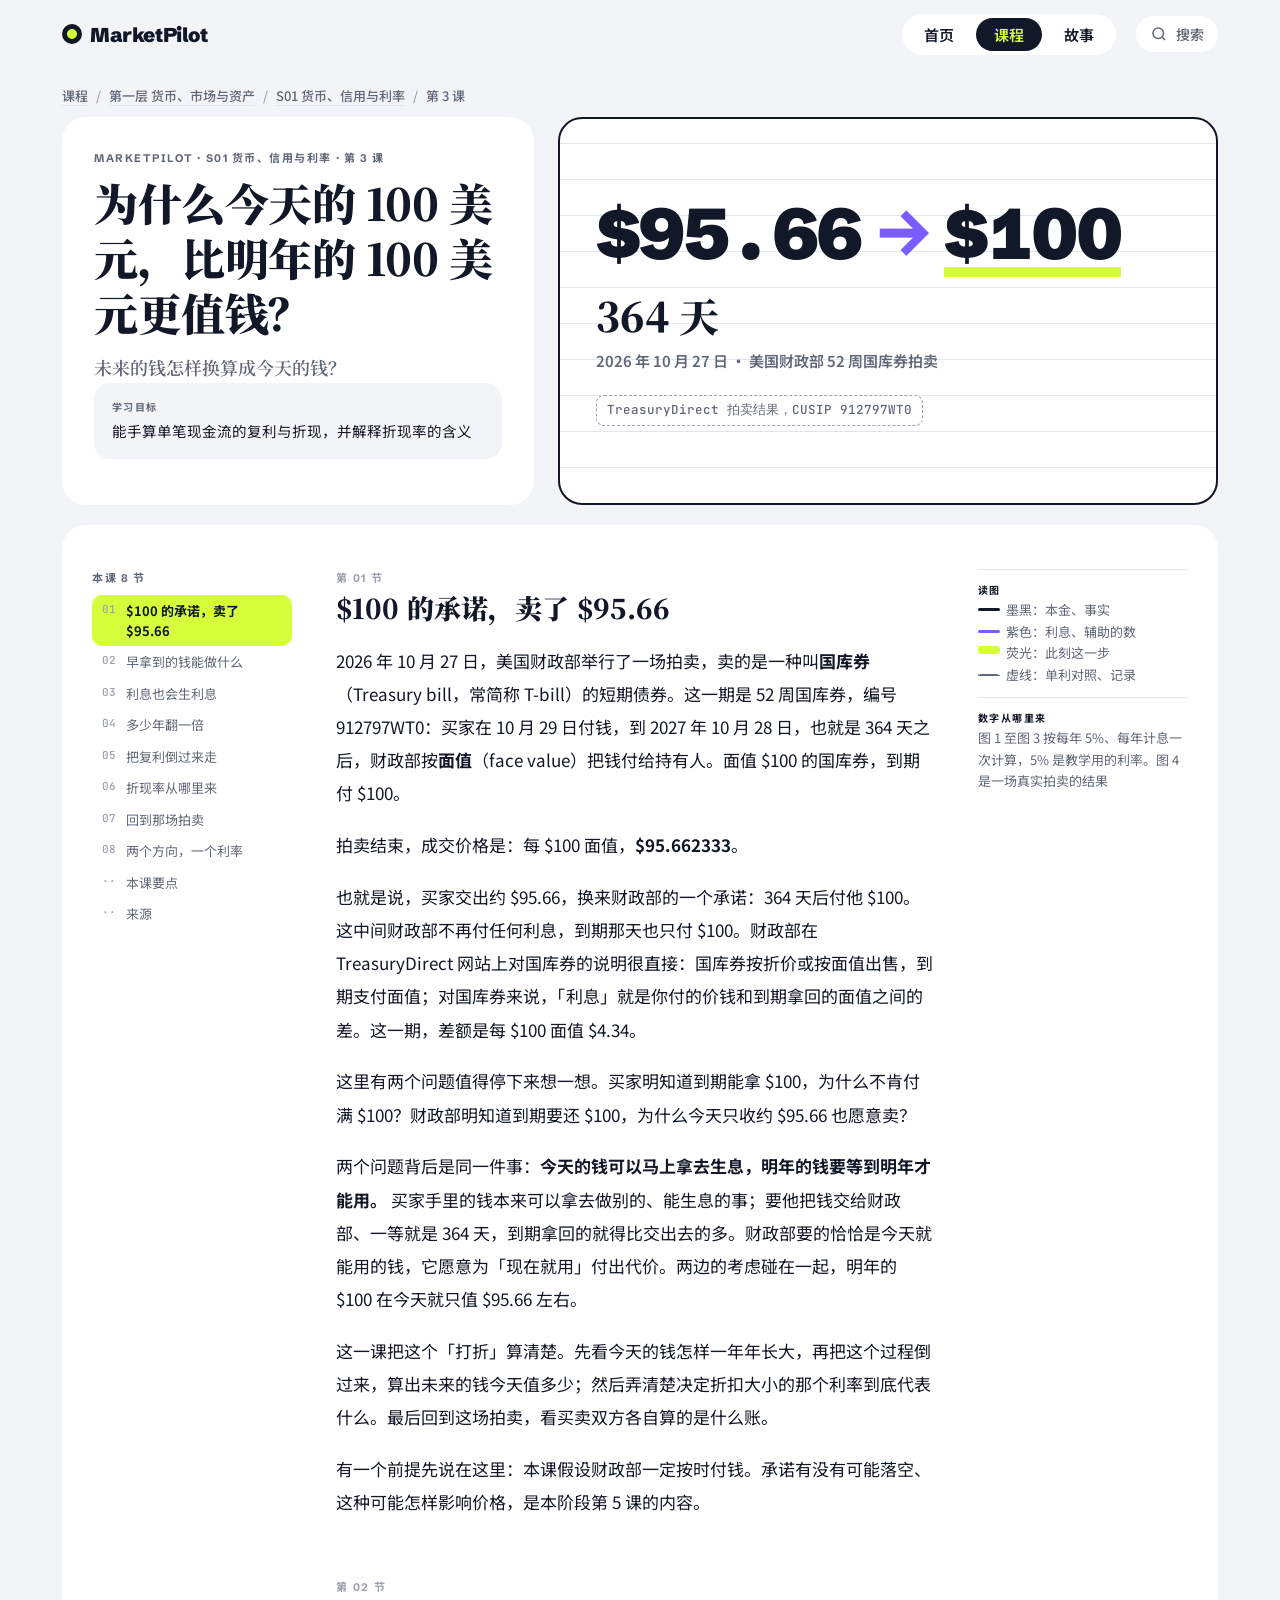
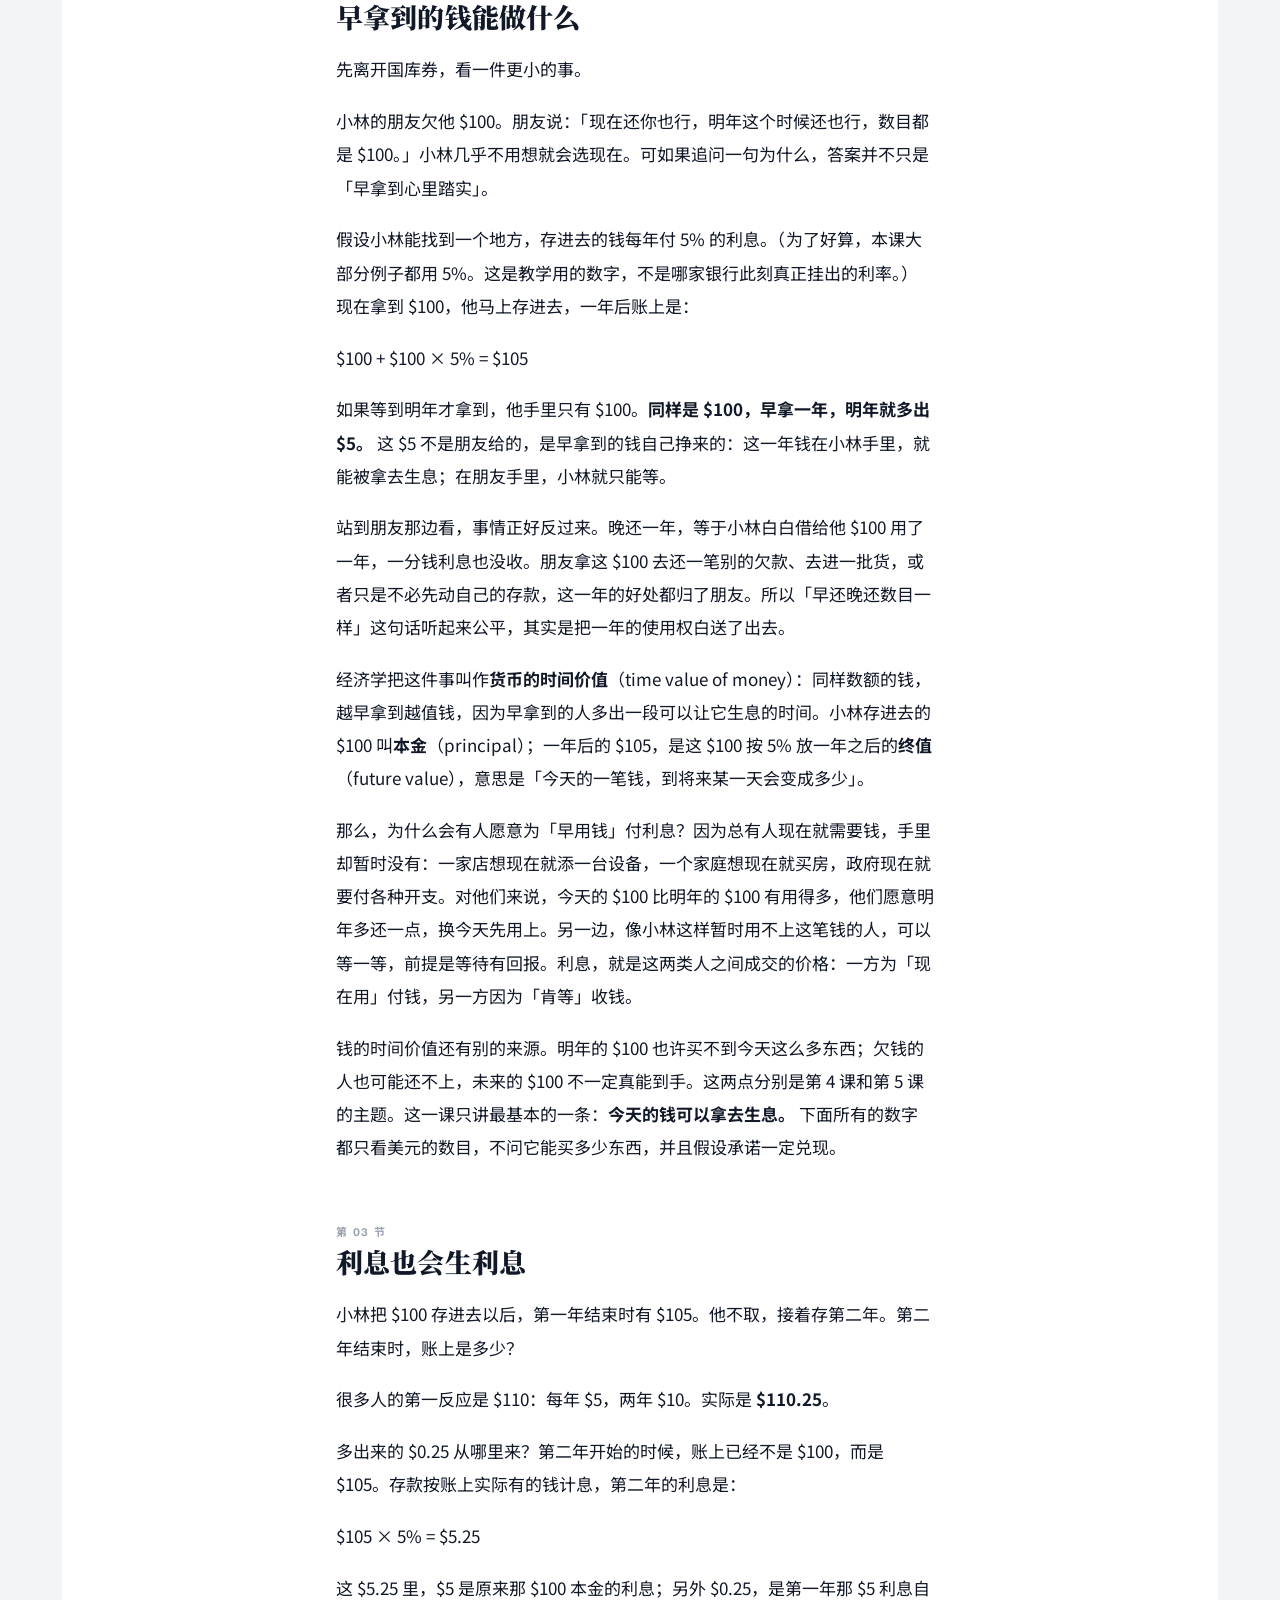
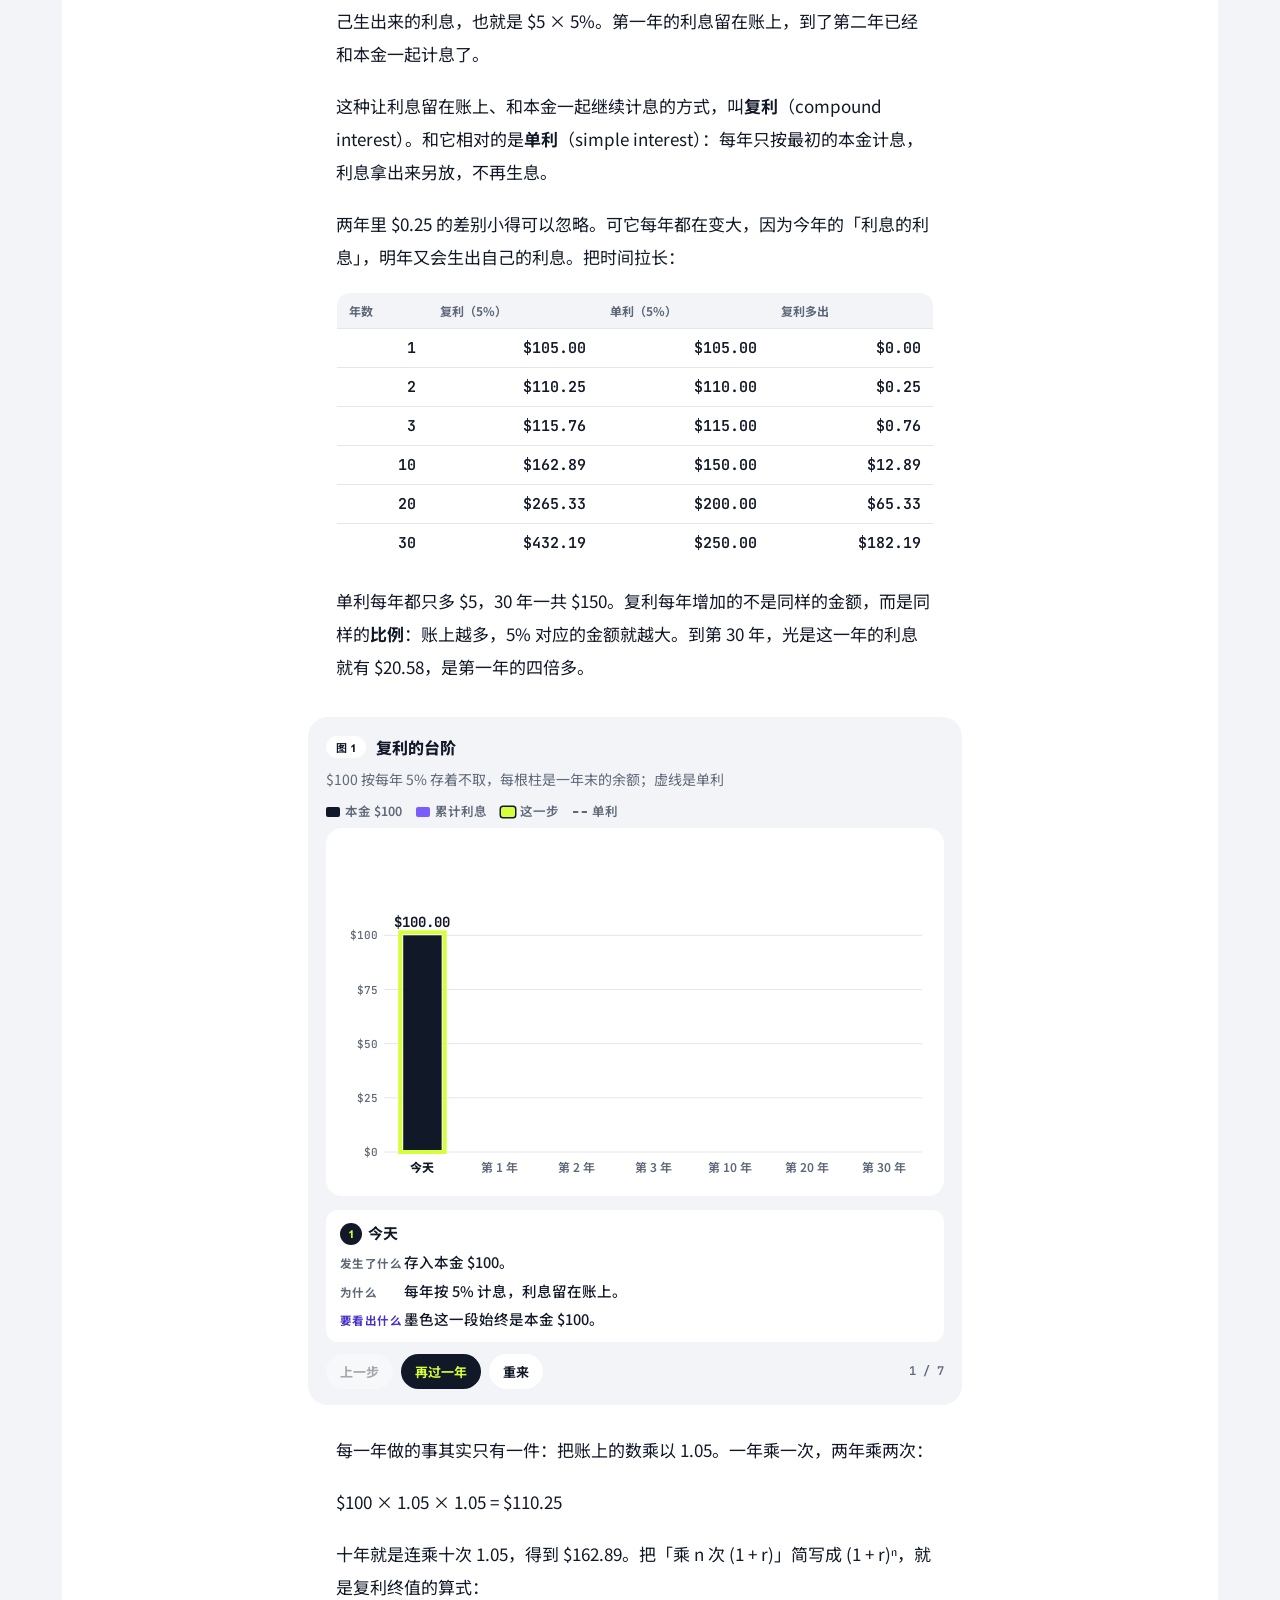
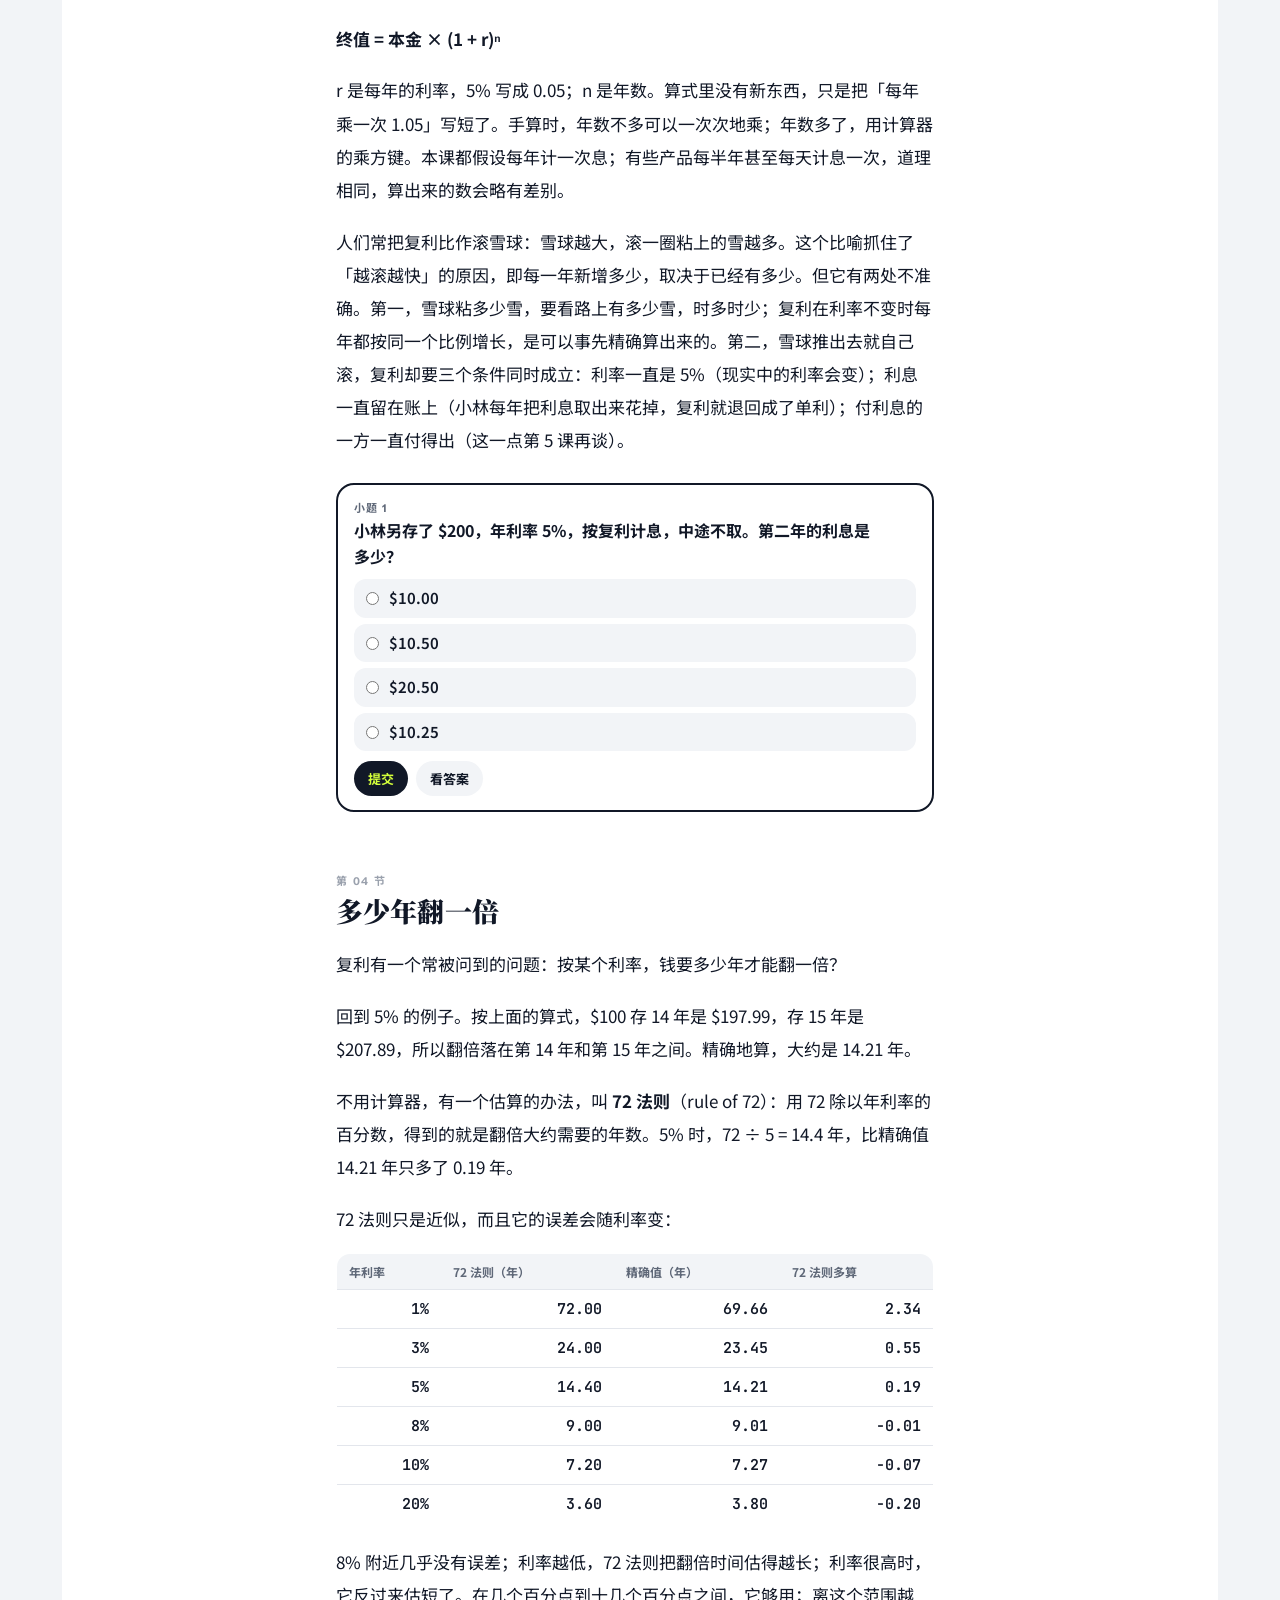
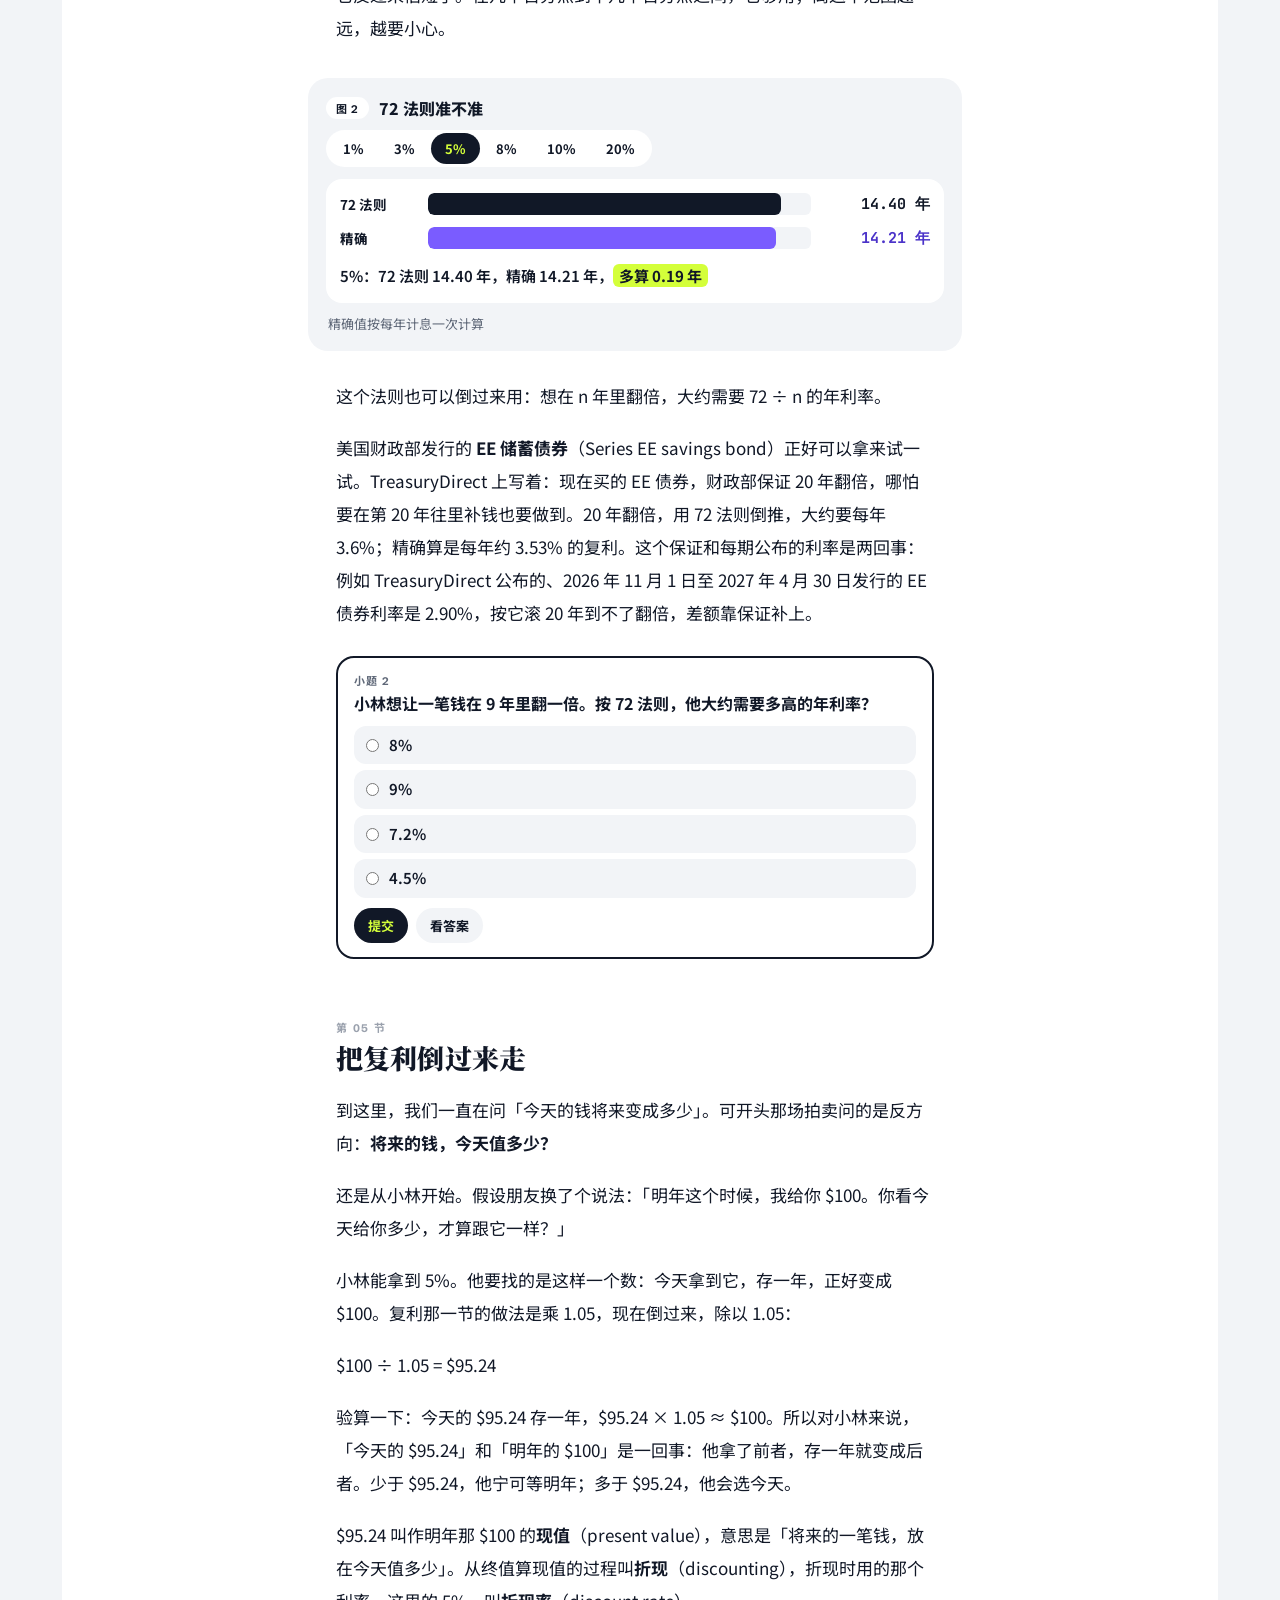
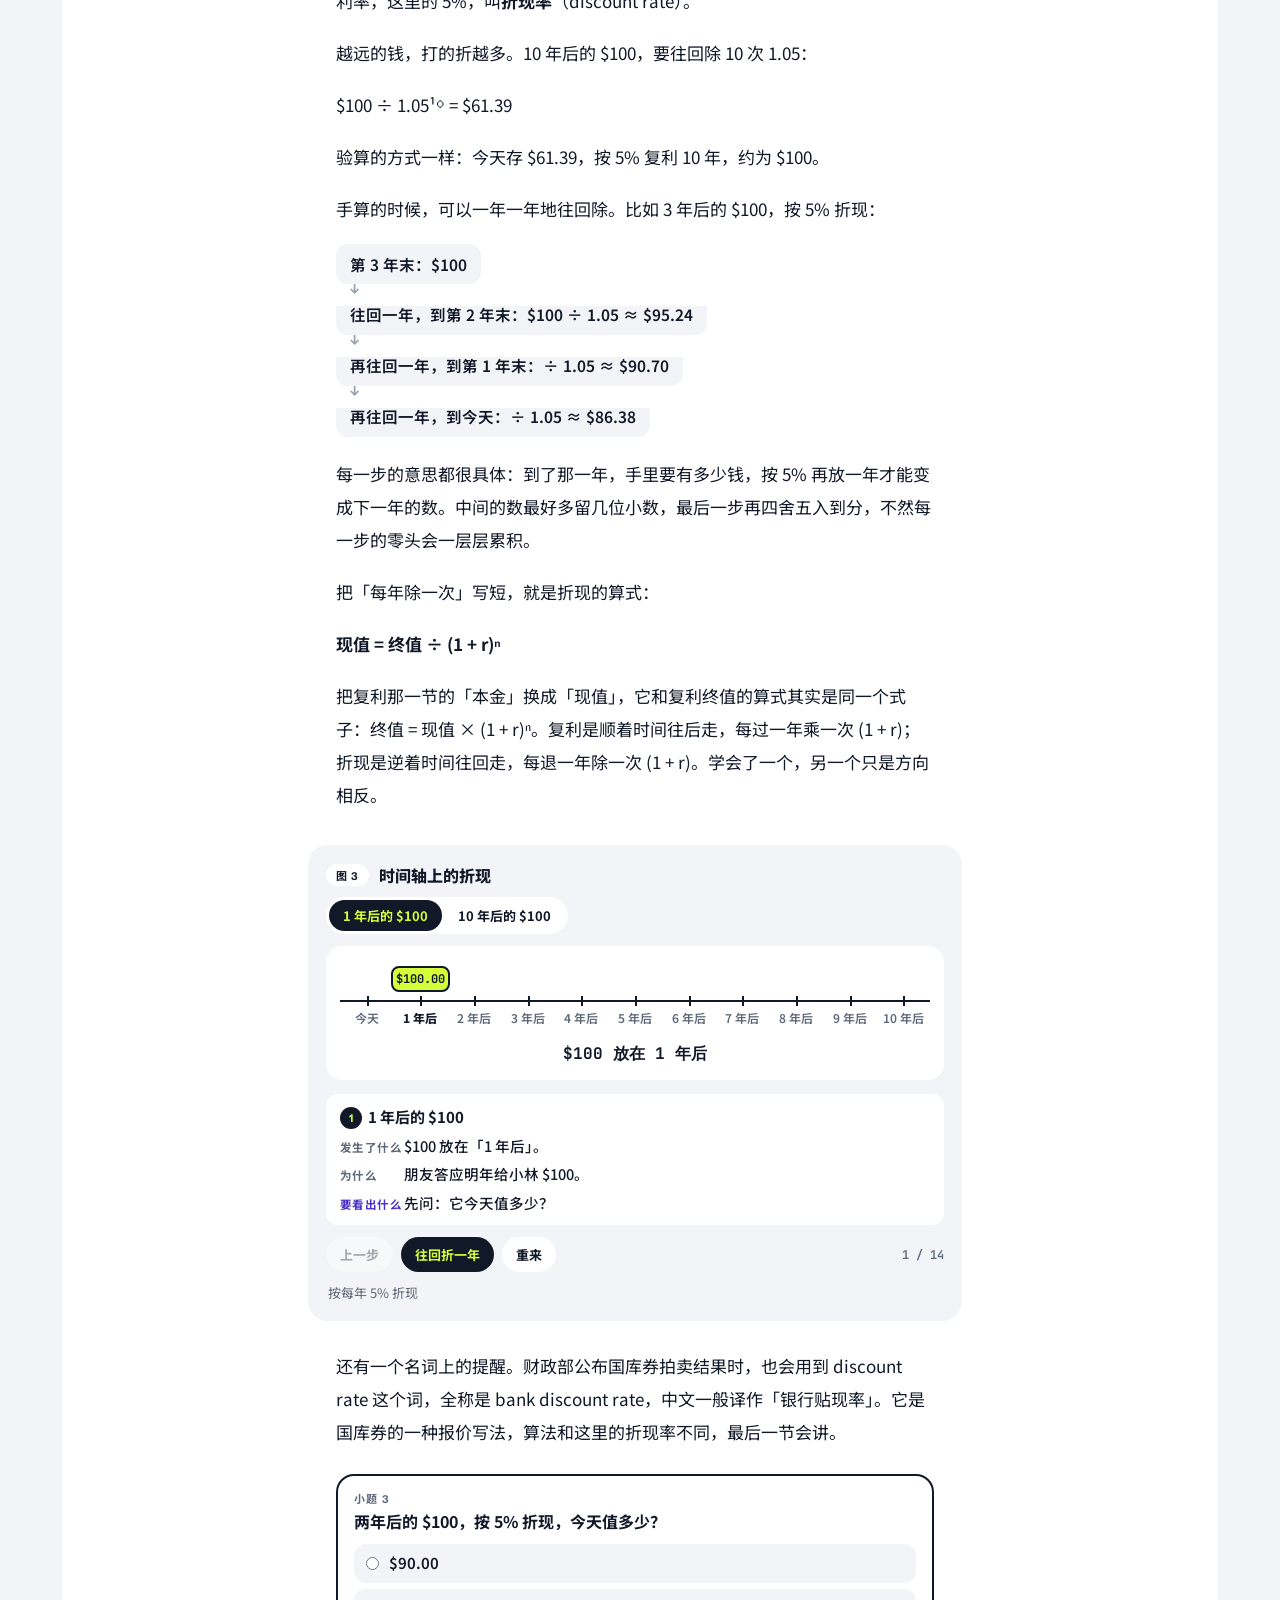
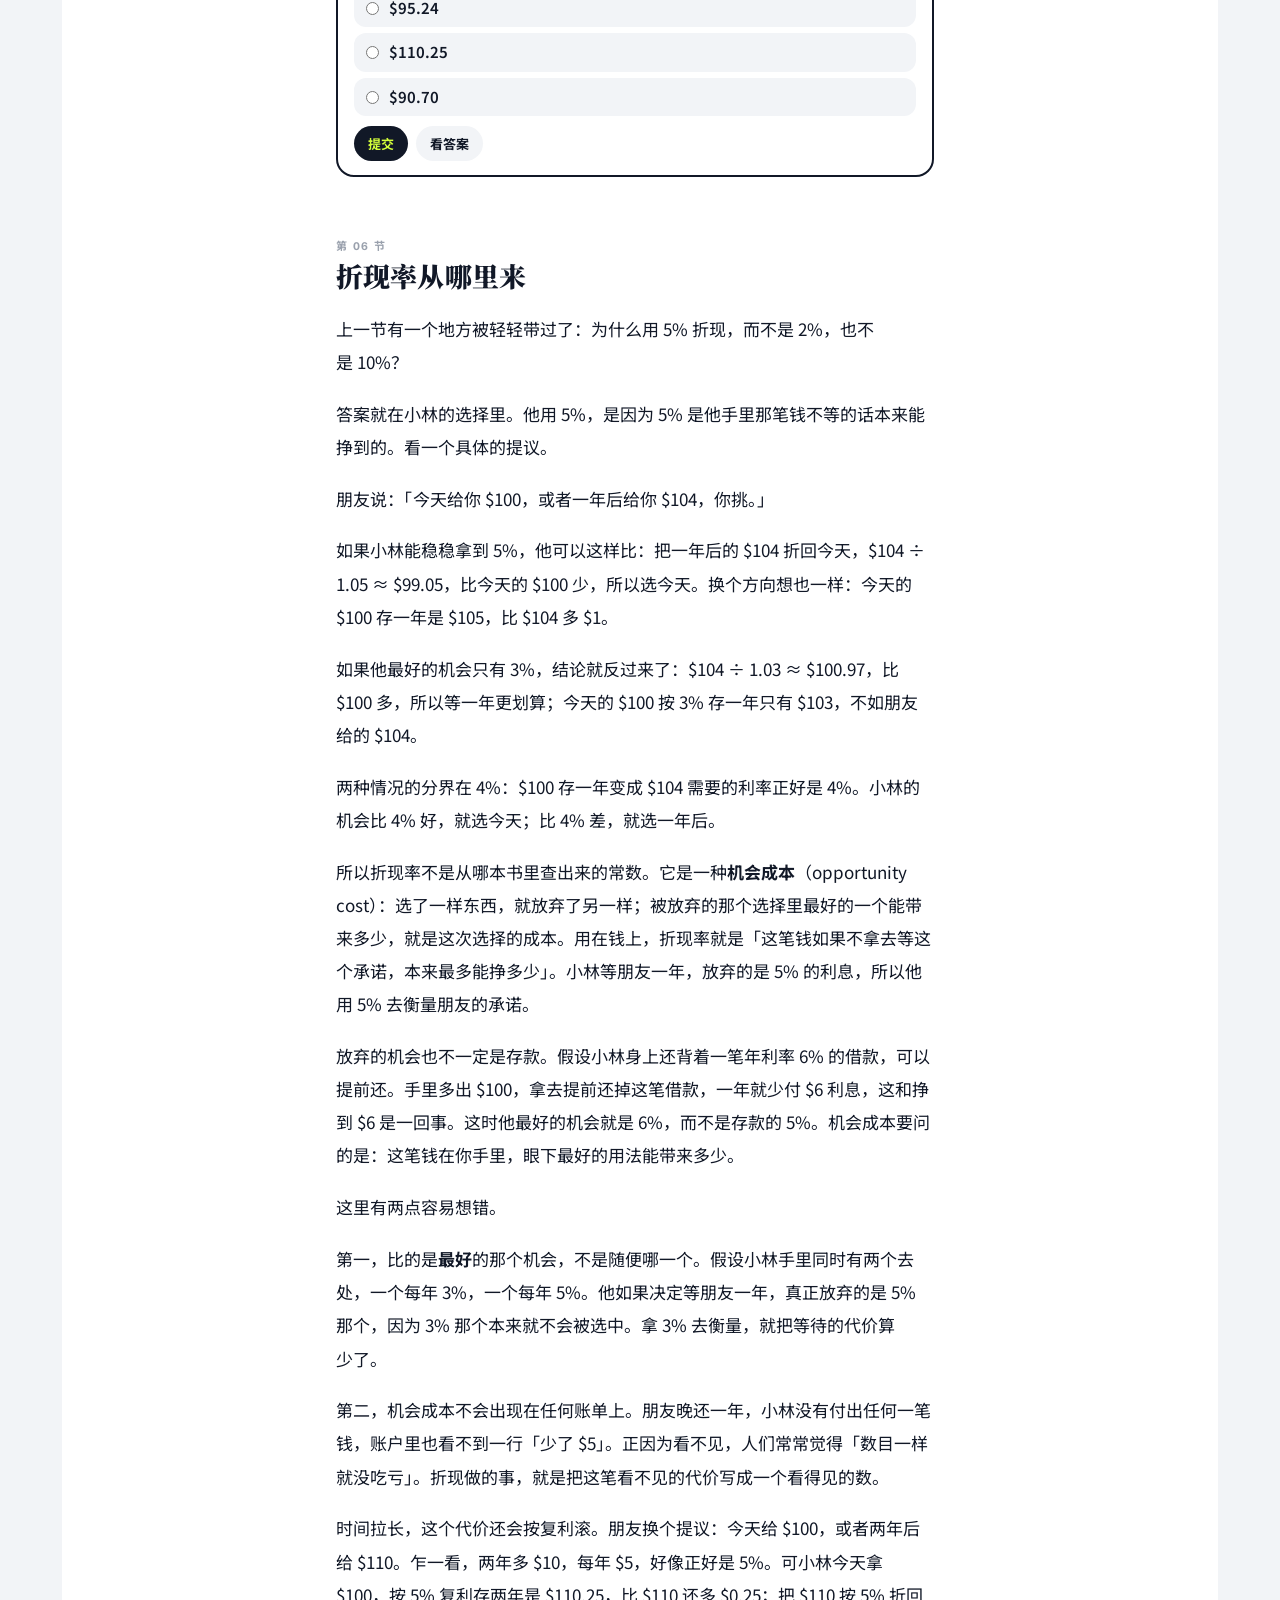
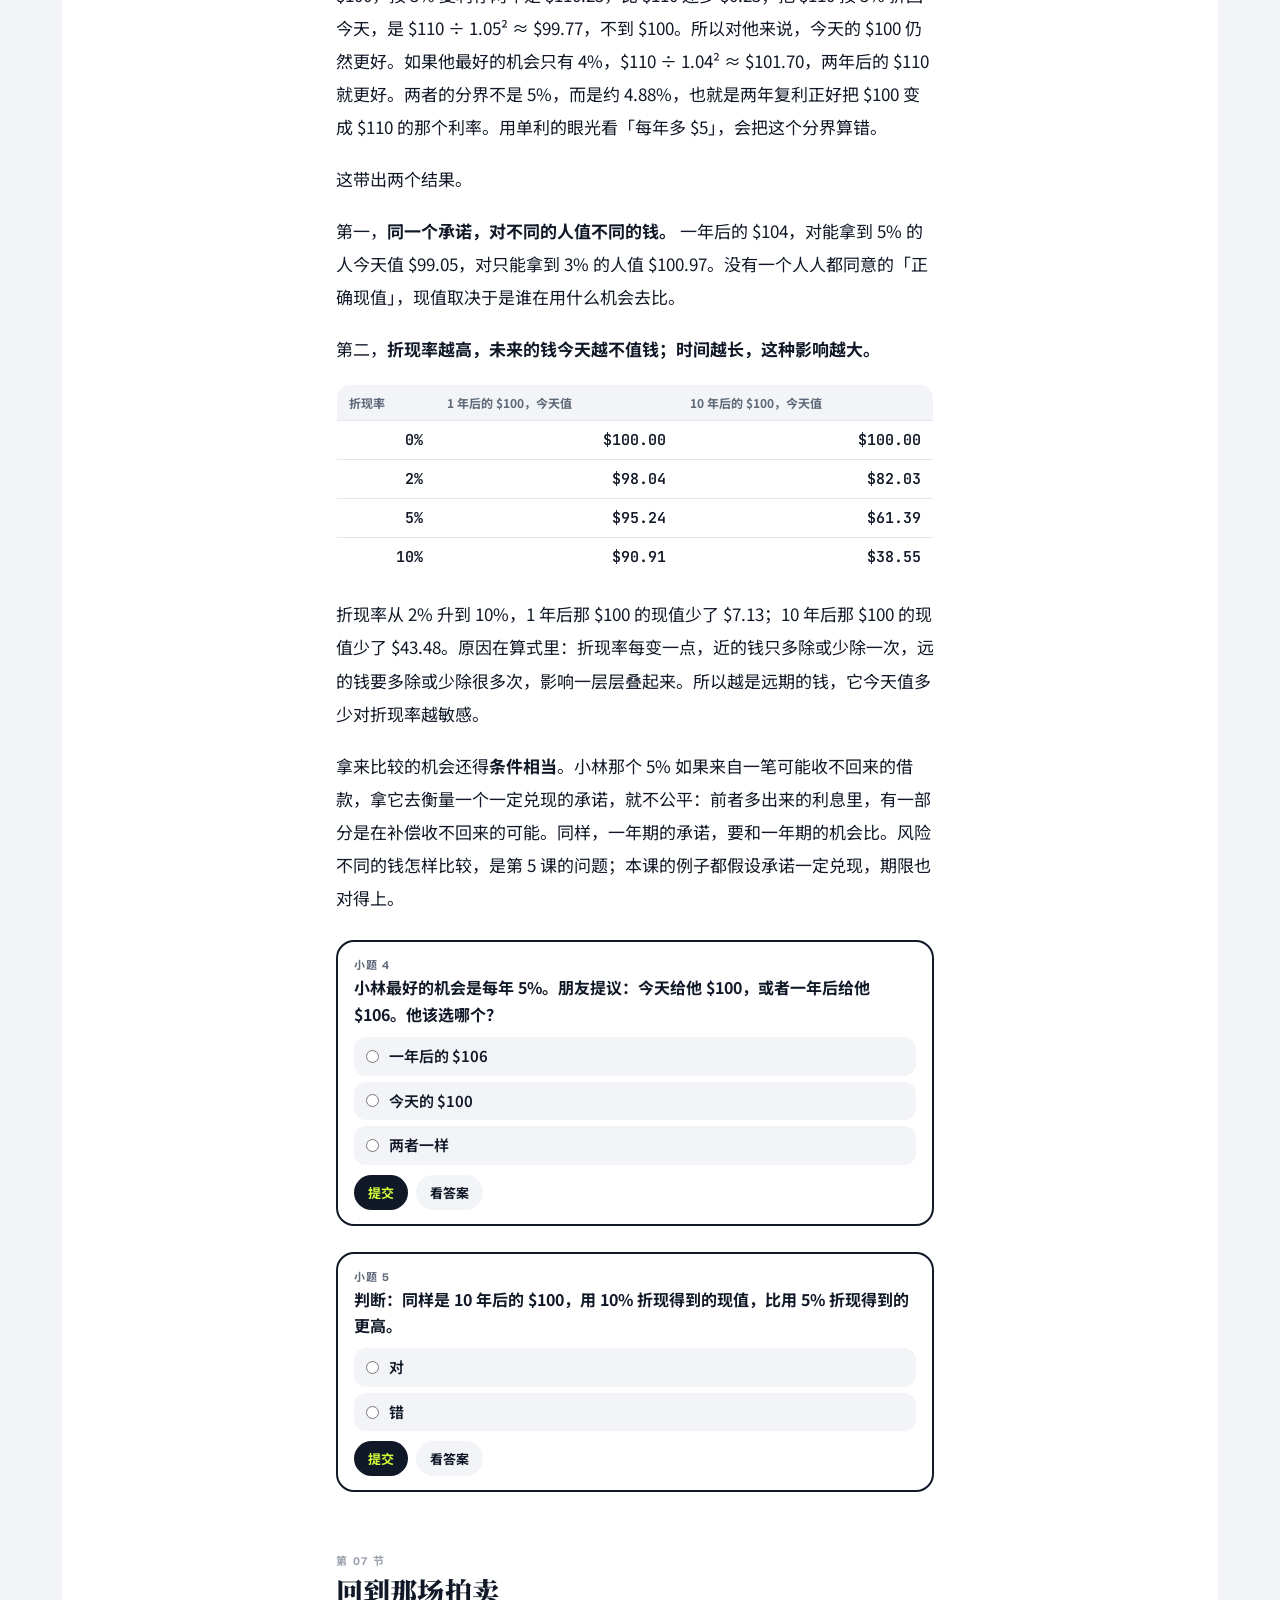
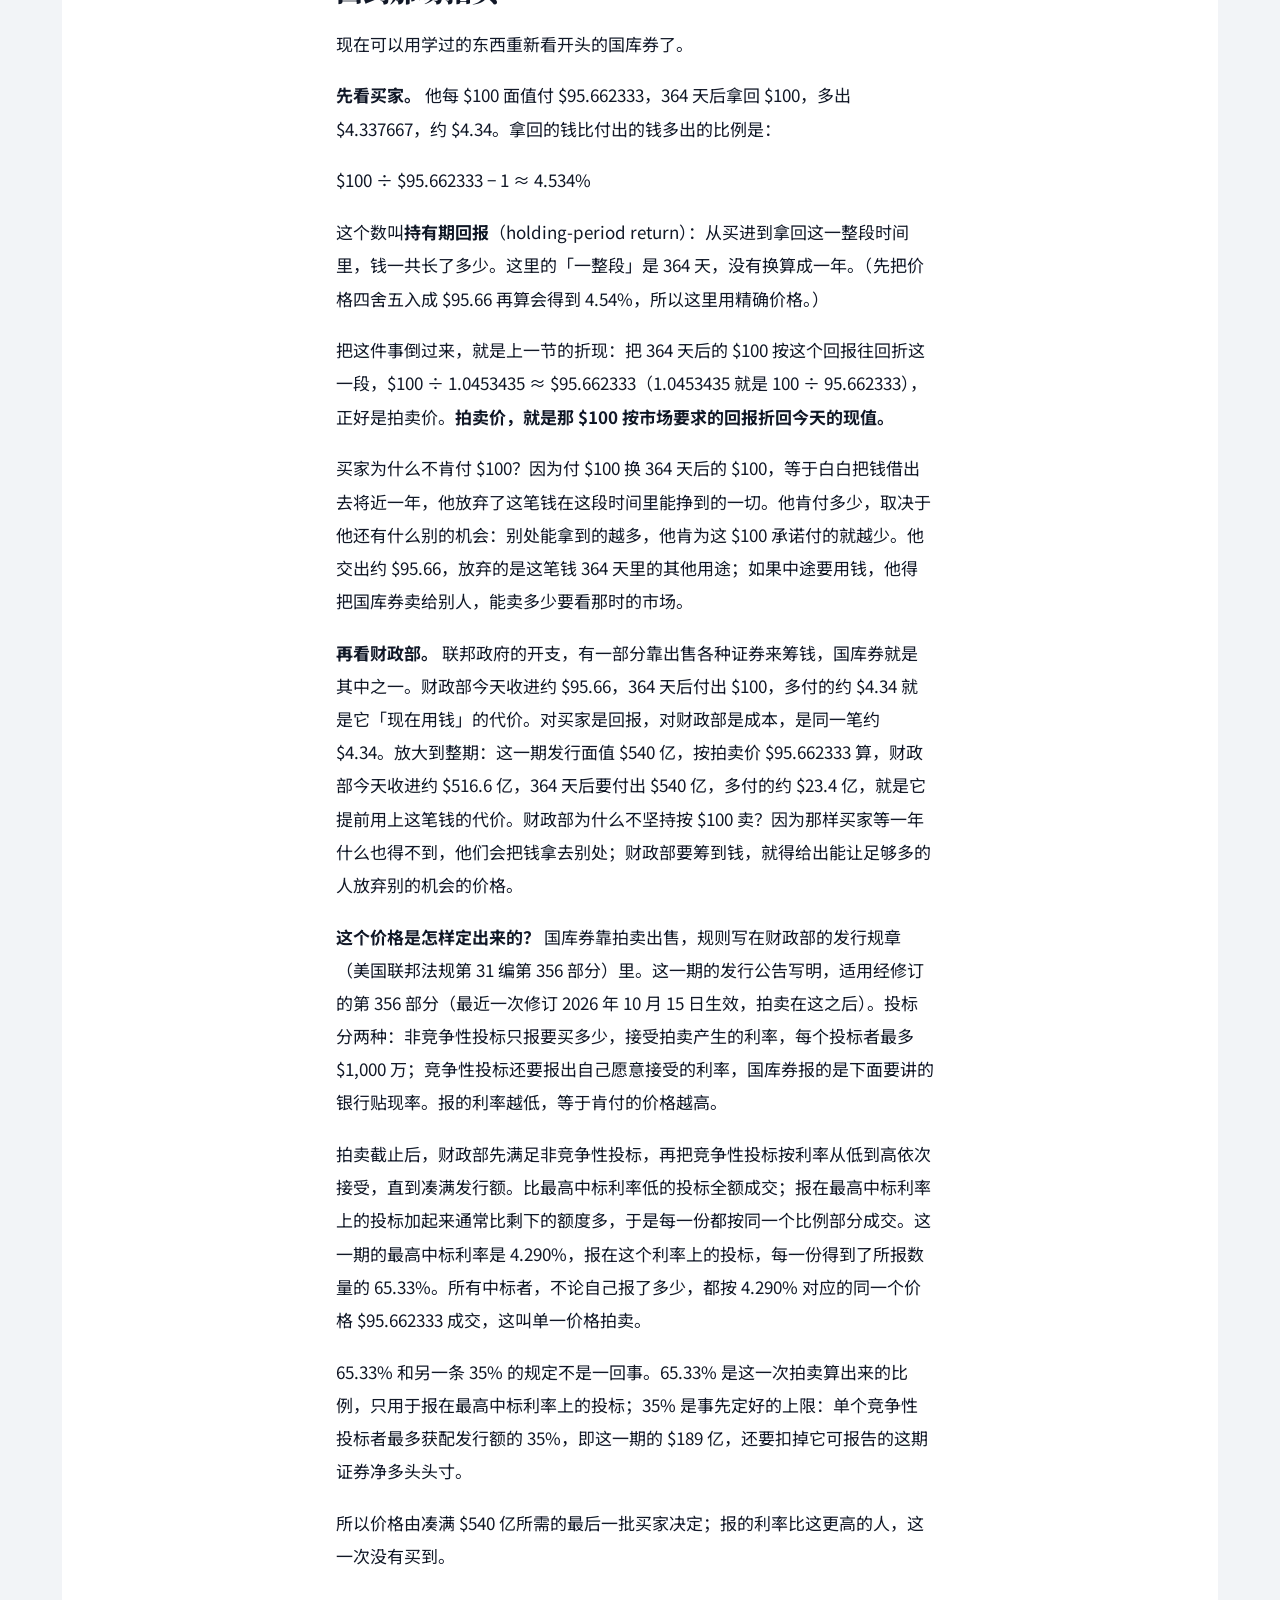
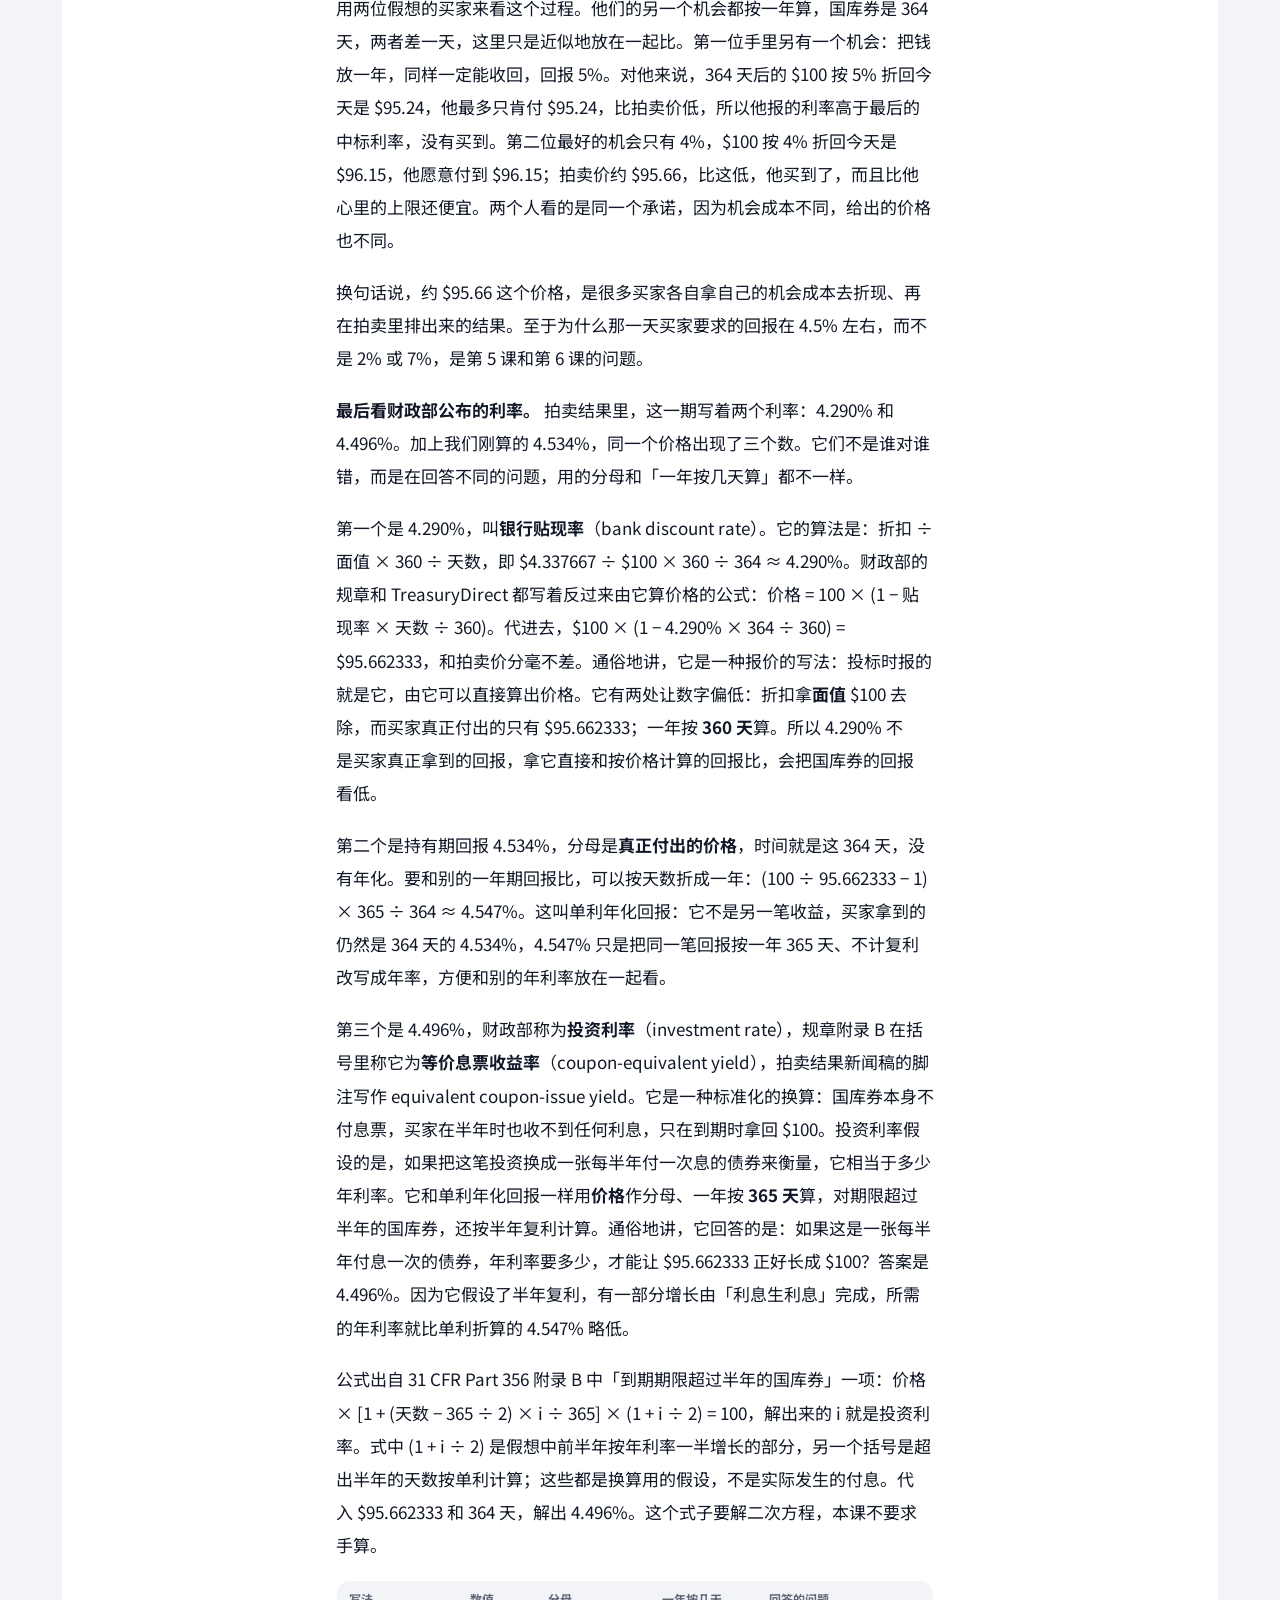
<file: site/lessons/S01-03/index.html>
<!doctype html>
<html lang="zh-CN">
<head>
<meta charset="utf-8">
<meta name="viewport" content="width=device-width, initial-scale=1">
<title>为什么今天的 100 美元，比明年的 100 美元更值钱？ · S01-03 · MarketPilot</title>
<meta name="description" content="MarketPilot S01-03：复利与折现是同一条路的两个方向；折现率是机会成本；从一场 52 周国库券拍卖看银行贴现率、持有期回报与投资利率的区别。">
<meta name="robots" content="noindex">
<link rel="preconnect" href="https://fonts.googleapis.com">
<link rel="preconnect" href="https://fonts.gstatic.com" crossorigin>
<link href="https://fonts.googleapis.com/css2?family=Schibsted+Grotesk:wght@400;600;700;900&family=Noto+Sans+SC:wght@400;500;700;900&family=Noto+Serif+SC:wght@600;900&family=JetBrains+Mono:wght@400;500&display=swap" rel="stylesheet">
<link rel="icon" href="data:image/svg+xml,%3Csvg xmlns=%22http://www.w3.org/2000/svg%22 viewBox=%220 0 32 32%22%3E%3Ccircle cx=%2216%22 cy=%2216%22 r=%2212%22 fill=%22%23D4FF3A%22 stroke=%22%23111827%22 stroke-width=%227%22/%3E%3C/svg%3E">
<link rel="stylesheet" href="../../assets/site.css">
<link rel="stylesheet" href="lesson.css">
</head>
<body>
<a class="skip" href="#lesson-body">跳到正文</a>

<header class="top"><div class="w">
  <a class="logo" href="../../"><i></i>MarketPilot</a>
  <nav class="mainnav" aria-label="主导航">
    <a href="../../">首页</a>
    <a href="../../#courses" aria-current="page">课程</a>
    <a href="../../#stories">故事</a>
  </nav>
  <a class="sbtn" href="../../?search=" aria-label="搜索"><svg viewBox="0 0 24 24" fill="none" stroke="currentColor" stroke-width="2" aria-hidden="true"><circle cx="11" cy="11" r="7"/><path d="m20 20-3.5-3.5"/></svg><span>搜索</span></a>
</div>
<div class="rprog" aria-hidden="true"><i id="rprog"></i></div>
</header>

<main class="w" id="main">
  <div class="crumb"><a href="../../#courses">课程</a><span>/</span><a href="../../#layer-1">第一层 货币、市场与资产</a><span>/</span><a href="../../#S01">S01 货币、信用与利率</a><span>/</span>第 3 课</div>

  <section class="lhero" aria-labelledby="lesson-title">
    <div class="card l">
      <div class="lab">MarketPilot · S01 货币、信用与利率 · 第 3 课</div>
      <h1 id="lesson-title">为什么今天的 100 美元，比明年的 100 美元更值钱？</h1>
      <p class="q">未来的钱怎样换算成今天的钱？</p>
      <p class="goal"><b>学习目标</b>能手算单笔现金流的复利与折现，并解释折现率的含义</p>
    </div>
    <figure class="tb03" aria-labelledby="tb03-cap">
      <p class="tb-big" aria-hidden="true"><span class="a">$95.66</span><span class="arr">→</span><span class="b">$100</span></p>
      <p class="tb-days" aria-hidden="true">364 天</p>
      <p class="tb-date" aria-hidden="true">2026 年 10 月 27 日 · 美国财政部 52 周国库券拍卖</p>
      <p class="tb-src" aria-hidden="true">TreasuryDirect 拍卖结果，CUSIP 912797WT0</p>
      <figcaption class="sr" id="tb03-cap">2026 年 10 月 27 日美国财政部 52 周国库券拍卖：每 $100 面值约卖 $95.66，364 天后付 $100。来源：TreasuryDirect 拍卖结果，CUSIP 912797WT0</figcaption>
    </figure>
  </section>

  <div class="card reader">
    <nav class="ltoc" aria-label="本课章节">
      <div class="lab">本课 8 节</div>
      <ol id="toc">
        <li><a href="#s1"><span class="n">01</span>$100 的承诺，卖了 $95.66</a></li>
        <li><a href="#s2"><span class="n">02</span>早拿到的钱能做什么</a></li>
        <li><a href="#s3"><span class="n">03</span>利息也会生利息</a></li>
        <li><a href="#s4"><span class="n">04</span>多少年翻一倍</a></li>
        <li><a href="#s5"><span class="n">05</span>把复利倒过来走</a></li>
        <li><a href="#s6"><span class="n">06</span>折现率从哪里来</a></li>
        <li><a href="#s7"><span class="n">07</span>回到那场拍卖</a></li>
        <li><a href="#s8"><span class="n">08</span>两个方向，一个利率</a></li>
        <li><a href="#keys"><span class="n">··</span>本课要点</a></li>
        <li><a href="#srcs"><span class="n">··</span>来源</a></li>
      </ol>
    </nav>

    <article id="lesson-body" tabindex="-1">
<section id="s1" aria-labelledby="h-s1"><h2 id="h-s1" tabindex="-1"><span class="hn">第 01 节</span>$100 的承诺，卖了 $95.66</h2>
<p>2026 年 10 月 27 日，美国财政部举行了一场拍卖，卖的是一种叫<strong>国库券</strong>（Treasury bill，常简称 T-bill）的短期债券。这一期是 52 周国库券，编号 912797WT0：买家在 10 月 29 日付钱，到 2027 年 10 月 28 日，也就是 364 天之后，财政部按<strong>面值</strong>（face value）把钱付给持有人。面值 $100 的国库券，到期付 $100。</p>
<p>拍卖结束，成交价格是：每 $100 面值，<strong>$95.662333</strong>。</p>
<p>也就是说，买家交出约 $95.66，换来财政部的一个承诺：364 天后付他 $100。这中间财政部不再付任何利息，到期那天也只付 $100。财政部在 TreasuryDirect 网站上对国库券的说明很直接：国库券按折价或按面值出售，到期支付面值；对国库券来说，「利息」就是你付的价钱和到期拿回的面值之间的差。这一期，差额是每 $100 面值 $4.34。</p>
<p>这里有两个问题值得停下来想一想。买家明知道到期能拿 $100，为什么不肯付满 $100？财政部明知道到期要还 $100，为什么今天只收约 $95.66 也愿意卖？</p>
<p>两个问题背后是同一件事：<strong>今天的钱可以马上拿去生息，明年的钱要等到明年才能用。</strong> 买家手里的钱本来可以拿去做别的、能生息的事；要他把钱交给财政部、一等就是 364 天，到期拿回的就得比交出去的多。财政部要的恰恰是今天就能用的钱，它愿意为「现在就用」付出代价。两边的考虑碰在一起，明年的 $100 在今天就只值 $95.66 左右。</p>
<p>这一课把这个「打折」算清楚。先看今天的钱怎样一年年长大，再把这个过程倒过来，算出未来的钱今天值多少；然后弄清楚决定折扣大小的那个利率到底代表什么。最后回到这场拍卖，看买卖双方各自算的是什么账。</p>
<p>有一个前提先说在这里：本课假设财政部一定按时付钱。承诺有没有可能落空、这种可能怎样影响价格，是本阶段第 5 课的内容。</p>
</section>

<section id="s2" aria-labelledby="h-s2"><h2 id="h-s2" tabindex="-1"><span class="hn">第 02 节</span>早拿到的钱能做什么</h2>
<p>先离开国库券，看一件更小的事。</p>
<p>小林的朋友欠他 $100。朋友说：「现在还你也行，明年这个时候还也行，数目都是 $100。」小林几乎不用想就会选现在。可如果追问一句为什么，答案并不只是「早拿到心里踏实」。</p>
<p>假设小林能找到一个地方，存进去的钱每年付 5% 的利息。（为了好算，本课大部分例子都用 5%。这是教学用的数字，不是哪家银行此刻真正挂出的利率。）现在拿到 $100，他马上存进去，一年后账上是：</p>
<p>$100 + $100 × 5% = $105</p>
<p>如果等到明年才拿到，他手里只有 $100。<strong>同样是 $100，早拿一年，明年就多出 $5。</strong> 这 $5 不是朋友给的，是早拿到的钱自己挣来的：这一年钱在小林手里，就能被拿去生息；在朋友手里，小林就只能等。</p>
<p>站到朋友那边看，事情正好反过来。晚还一年，等于小林白白借给他 $100 用了一年，一分钱利息也没收。朋友拿这 $100 去还一笔别的欠款、去进一批货，或者只是不必先动自己的存款，这一年的好处都归了朋友。所以「早还晚还数目一样」这句话听起来公平，其实是把一年的使用权白送了出去。</p>
<p>经济学把这件事叫作<strong>货币的时间价值</strong>（time value of money）：同样数额的钱，越早拿到越值钱，因为早拿到的人多出一段可以让它生息的时间。小林存进去的 $100 叫<strong>本金</strong>（principal）；一年后的 $105，是这 $100 按 5% 放一年之后的<strong>终值</strong>（future value），意思是「今天的一笔钱，到将来某一天会变成多少」。</p>
<p>那么，为什么会有人愿意为「早用钱」付利息？因为总有人现在就需要钱，手里却暂时没有：一家店想现在就添一台设备，一个家庭想现在就买房，政府现在就要付各种开支。对他们来说，今天的 $100 比明年的 $100 有用得多，他们愿意明年多还一点，换今天先用上。另一边，像小林这样暂时用不上这笔钱的人，可以等一等，前提是等待有回报。利息，就是这两类人之间成交的价格：一方为「现在用」付钱，另一方因为「肯等」收钱。</p>
<p>钱的时间价值还有别的来源。明年的 $100 也许买不到今天这么多东西；欠钱的人也可能还不上，未来的 $100 不一定真能到手。这两点分别是第 4 课和第 5 课的主题。这一课只讲最基本的一条：<strong>今天的钱可以拿去生息。</strong> 下面所有的数字都只看美元的数目，不问它能买多少东西，并且假设承诺一定兑现。</p>
</section>

<section id="s3" aria-labelledby="h-s3"><h2 id="h-s3" tabindex="-1"><span class="hn">第 03 节</span>利息也会生利息</h2>
<p>小林把 $100 存进去以后，第一年结束时有 $105。他不取，接着存第二年。第二年结束时，账上是多少？</p>
<p>很多人的第一反应是 $110：每年 $5，两年 $10。实际是 <strong>$110.25</strong>。</p>
<p>多出来的 $0.25 从哪里来？第二年开始的时候，账上已经不是 $100，而是 $105。存款按账上实际有的钱计息，第二年的利息是：</p>
<p>$105 × 5% = $5.25</p>
<p>这 $5.25 里，$5 是原来那 $100 本金的利息；另外 $0.25，是第一年那 $5 利息自己生出来的利息，也就是 $5 × 5%。第一年的利息留在账上，到了第二年已经和本金一起计息了。</p>
<p>这种让利息留在账上、和本金一起继续计息的方式，叫<strong>复利</strong>（compound interest）。和它相对的是<strong>单利</strong>（simple interest）：每年只按最初的本金计息，利息拿出来另放，不再生息。</p>
<p>两年里 $0.25 的差别小得可以忽略。可它每年都在变大，因为今年的「利息的利息」，明年又会生出自己的利息。把时间拉长：</p>
<div class="tblw"><table class="bs"><thead><tr><th>年数</th><th>复利（5%）</th><th>单利（5%）</th><th>复利多出</th></tr></thead><tbody><tr><td class="n">1</td><td class="n">$105.00</td><td class="n">$105.00</td><td class="n">$0.00</td></tr><tr><td class="n">2</td><td class="n">$110.25</td><td class="n">$110.00</td><td class="n">$0.25</td></tr><tr><td class="n">3</td><td class="n">$115.76</td><td class="n">$115.00</td><td class="n">$0.76</td></tr><tr><td class="n">10</td><td class="n">$162.89</td><td class="n">$150.00</td><td class="n">$12.89</td></tr><tr><td class="n">20</td><td class="n">$265.33</td><td class="n">$200.00</td><td class="n">$65.33</td></tr><tr><td class="n">30</td><td class="n">$432.19</td><td class="n">$250.00</td><td class="n">$182.19</td></tr></tbody></table></div>
<p>单利每年都只多 $5，30 年一共 $150。复利每年增加的不是同样的金额，而是同样的<strong>比例</strong>：账上越多，5% 对应的金额就越大。到第 30 年，光是这一年的利息就有 $20.58，是第一年的四倍多。</p>
<figure class="pf" id="fig1" aria-labelledby="fig1-t">
  <figcaption class="pf-hd"><span class="flab">图 1</span><span id="fig1-t">复利的台阶</span></figcaption>
  <p class="pf-desc">$100 按每年 5% 存着不取，每根柱是一年末的余额；虚线是单利</p>
  <p class="f1-key" aria-hidden="true"><span class="pr">本金 $100</span><span class="in">累计利息</span><span class="hl">这一步</span><span class="sl">单利</span></p>
  <div class="pf-stage f1"><svg id="fig1-svg" role="img" aria-labelledby="fig1-alt"><title id="fig1-alt">复利余额柱状图</title></svg></div>
  <div class="pf-now" aria-live="polite"></div>
  <div class="pf-ctrl"><button type="button" data-a="prev">上一步</button><button type="button" class="pri" data-a="next">下一步</button><button type="button" data-a="again">重来</button><span class="cnt"></span></div>
  <ol class="pf-steps"></ol>
</figure>
<p>每一年做的事其实只有一件：把账上的数乘以 1.05。一年乘一次，两年乘两次：</p>
<p>$100 × 1.05 × 1.05 = $110.25</p>
<p>十年就是连乘十次 1.05，得到 $162.89。把「乘 n 次 (1 + r)」简写成 (1 + r)ⁿ，就是复利终值的算式：</p>
<p><strong>终值 = 本金 × (1 + r)ⁿ</strong></p>
<p>r 是每年的利率，5% 写成 0.05；n 是年数。算式里没有新东西，只是把「每年乘一次 1.05」写短了。手算时，年数不多可以一次次地乘；年数多了，用计算器的乘方键。本课都假设每年计一次息；有些产品每半年甚至每天计息一次，道理相同，算出来的数会略有差别。</p>
<p>人们常把复利比作滚雪球：雪球越大，滚一圈粘上的雪越多。这个比喻抓住了「越滚越快」的原因，即每一年新增多少，取决于已经有多少。但它有两处不准确。第一，雪球粘多少雪，要看路上有多少雪，时多时少；复利在利率不变时每年都按同一个比例增长，是可以事先精确算出来的。第二，雪球推出去就自己滚，复利却要三个条件同时成立：利率一直是 5%（现实中的利率会变）；利息一直留在账上（小林每年把利息取出来花掉，复利就退回成了单利）；付利息的一方一直付得出（这一点第 5 课再谈）。</p>
<div class="quiz" id="q1" data-answer="1">
  <p class="qq"><span class="qh">小题 1</span>小林另存了 $200，年利率 5%，按复利计息，中途不取。第二年的利息是多少？</p>
  <ul class="opts"><li>$10.00</li><li>$10.50</li><li>$20.50</li><li>$10.25</li></ul>
  <p class="qhint" hidden><b>提示：</b>第二年开始时，账上已经不是 $200 了。先算第一年末账上有多少。</p>
  <p class="qans" hidden><b>答案：</b>B。第一年末账上有 $200 × 1.05 = $210，第二年的利息是 $210 × 5% = $10.50，其中 $0.50 是第一年利息 $10 生出的利息。A 是单利的算法；C 是两年利息的合计。</p>
</div>
</section>

<section id="s4" aria-labelledby="h-s4"><h2 id="h-s4" tabindex="-1"><span class="hn">第 04 节</span>多少年翻一倍</h2>
<p>复利有一个常被问到的问题：按某个利率，钱要多少年才能翻一倍？</p>
<p>回到 5% 的例子。按上面的算式，$100 存 14 年是 $197.99，存 15 年是 $207.89，所以翻倍落在第 14 年和第 15 年之间。精确地算，大约是 14.21 年。</p>
<p>不用计算器，有一个估算的办法，叫 <strong>72 法则</strong>（rule of 72）：用 72 除以年利率的百分数，得到的就是翻倍大约需要的年数。5% 时，72 ÷ 5 = 14.4 年，比精确值 14.21 年只多了 0.19 年。</p>
<p>72 法则只是近似，而且它的误差会随利率变：</p>
<div class="tblw"><table class="bs"><thead><tr><th>年利率</th><th>72 法则（年）</th><th>精确值（年）</th><th>72 法则多算</th></tr></thead><tbody><tr><td class="n">1%</td><td class="n">72.00</td><td class="n">69.66</td><td class="n">2.34</td></tr><tr><td class="n">3%</td><td class="n">24.00</td><td class="n">23.45</td><td class="n">0.55</td></tr><tr><td class="n">5%</td><td class="n">14.40</td><td class="n">14.21</td><td class="n">0.19</td></tr><tr><td class="n">8%</td><td class="n">9.00</td><td class="n">9.01</td><td class="n">−0.01</td></tr><tr><td class="n">10%</td><td class="n">7.20</td><td class="n">7.27</td><td class="n">−0.07</td></tr><tr><td class="n">20%</td><td class="n">3.60</td><td class="n">3.80</td><td class="n">−0.20</td></tr></tbody></table></div>
<p>8% 附近几乎没有误差；利率越低，72 法则把翻倍时间估得越长；利率很高时，它反过来估短了。在几个百分点到十几个百分点之间，它够用；离这个范围越远，越要小心。</p>
<figure class="pf" id="fig2" aria-labelledby="fig2-t">
  <figcaption class="pf-hd"><span class="flab">图 2</span><span id="fig2-t">72 法则准不准</span></figcaption>
  <div class="ctl"><span class="seg f2-rates" role="radiogroup" aria-label="年利率">
    <button type="button" role="radio" data-r="0">1%</button><button type="button" role="radio" data-r="1">3%</button><button type="button" role="radio" data-r="2">5%</button><button type="button" role="radio" data-r="3">8%</button><button type="button" role="radio" data-r="4">10%</button><button type="button" role="radio" data-r="5">20%</button>
  </span></div>
  <div class="pf-stage f2">
    <div class="f2-row"><span class="k">72 法则</span><span class="trk"><i id="fig2-a"></i></span><b class="v" id="fig2-av"></b></div>
    <div class="f2-row ex"><span class="k">精确</span><span class="trk"><i id="fig2-b"></i></span><b class="v" id="fig2-bv"></b></div>
    <p class="f2-out" id="fig2-out" aria-live="polite"></p>
  </div>
  <p class="pf-note">精确值按每年计息一次计算</p>
</figure>
<p>这个法则也可以倒过来用：想在 n 年里翻倍，大约需要 72 ÷ n 的年利率。</p>
<p>美国财政部发行的 <strong>EE 储蓄债券</strong>（Series EE savings bond）正好可以拿来试一试。TreasuryDirect 上写着：现在买的 EE 债券，财政部保证 20 年翻倍，哪怕要在第 20 年往里补钱也要做到。20 年翻倍，用 72 法则倒推，大约要每年 3.6%；精确算是每年约 3.53% 的复利。这个保证和每期公布的利率是两回事：例如 TreasuryDirect 公布的、2026 年 11 月 1 日至 2027 年 4 月 30 日发行的 EE 债券利率是 2.90%，按它滚 20 年到不了翻倍，差额靠保证补上。</p>
<div class="quiz" id="q2" data-answer="0">
  <p class="qq"><span class="qh">小题 2</span>小林想让一笔钱在 9 年里翻一倍。按 72 法则，他大约需要多高的年利率？</p>
  <ul class="opts"><li>8%</li><li>9%</li><li>7.2%</li><li>4.5%</li></ul>
  <p class="qhint" hidden><b>提示：</b>72 法则倒过来用：年利率的百分数 ≈ 72 ÷ 年数。</p>
  <p class="qans" hidden><b>答案：</b>A。72 ÷ 9 = 8，即约 8%。8% 正好是 72 法则最准的地方：按 8% 复利，精确的翻倍时间约 9.01 年。</p>
</div>
</section>

<section id="s5" aria-labelledby="h-s5"><h2 id="h-s5" tabindex="-1"><span class="hn">第 05 节</span>把复利倒过来走</h2>
<p>到这里，我们一直在问「今天的钱将来变成多少」。可开头那场拍卖问的是反方向：<strong>将来的钱，今天值多少？</strong></p>
<p>还是从小林开始。假设朋友换了个说法：「明年这个时候，我给你 $100。你看今天给你多少，才算跟它一样？」</p>
<p>小林能拿到 5%。他要找的是这样一个数：今天拿到它，存一年，正好变成 $100。复利那一节的做法是乘 1.05，现在倒过来，除以 1.05：</p>
<p>$100 ÷ 1.05 = $95.24</p>
<p>验算一下：今天的 $95.24 存一年，$95.24 × 1.05 ≈ $100。所以对小林来说，「今天的 $95.24」和「明年的 $100」是一回事：他拿了前者，存一年就变成后者。少于 $95.24，他宁可等明年；多于 $95.24，他会选今天。</p>
<p>$95.24 叫作明年那 $100 的<strong>现值</strong>（present value），意思是「将来的一笔钱，放在今天值多少」。从终值算现值的过程叫<strong>折现</strong>（discounting），折现时用的那个利率，这里的 5%，叫<strong>折现率</strong>（discount rate）。</p>
<p>越远的钱，打的折越多。10 年后的 $100，要往回除 10 次 1.05：</p>
<p>$100 ÷ 1.05¹⁰ = $61.39</p>
<p>验算的方式一样：今天存 $61.39，按 5% 复利 10 年，约为 $100。</p>
<p>手算的时候，可以一年一年地往回除。比如 3 年后的 $100，按 5% 折现：</p>
<ol class="flow"><li>第 3 年末：$100</li><li>往回一年，到第 2 年末：$100 ÷ 1.05 ≈ $95.24</li><li>再往回一年，到第 1 年末：÷ 1.05 ≈ $90.70</li><li>再往回一年，到今天：÷ 1.05 ≈ $86.38</li></ol>
<p>每一步的意思都很具体：到了那一年，手里要有多少钱，按 5% 再放一年才能变成下一年的数。中间的数最好多留几位小数，最后一步再四舍五入到分，不然每一步的零头会一层层累积。</p>
<p>把「每年除一次」写短，就是折现的算式：</p>
<p><strong>现值 = 终值 ÷ (1 + r)ⁿ</strong></p>
<p>把复利那一节的「本金」换成「现值」，它和复利终值的算式其实是同一个式子：终值 = 现值 × (1 + r)ⁿ。复利是顺着时间往后走，每过一年乘一次 (1 + r)；折现是逆着时间往回走，每退一年除一次 (1 + r)。学会了一个，另一个只是方向相反。</p>
<figure class="pf" id="fig3" aria-labelledby="fig3-t">
  <figcaption class="pf-hd"><span class="flab">图 3</span><span id="fig3-t">时间轴上的折现</span></figcaption>
  <div class="ctl"><span class="seg" role="group" aria-label="从哪一笔开始"><button type="button" data-g="0" aria-pressed="true">1 年后的 $100</button><button type="button" data-g="3" aria-pressed="false">10 年后的 $100</button></span></div>
  <div class="pf-stage f3">
    <ol class="f3-axis" id="fig3-axis" aria-hidden="true"></ol>
    <p class="f3-eq" id="fig3-eq"></p>
    <div class="f3-static" hidden><p>100 ÷ 1.05 = 95.24</p><p>100 ÷ 1.05¹⁰ = 61.39</p></div>
  </div>
  <div class="pf-now" aria-live="polite"></div>
  <div class="pf-ctrl"><button type="button" data-a="prev">上一步</button><button type="button" class="pri" data-a="next">下一步</button><button type="button" data-a="again">重来</button><span class="cnt"></span></div>
  <ol class="pf-steps"></ol>
  <p class="pf-note">按每年 5% 折现</p>
</figure>
<p>还有一个名词上的提醒。财政部公布国库券拍卖结果时，也会用到 discount rate 这个词，全称是 bank discount rate，中文一般译作「银行贴现率」。它是国库券的一种报价写法，算法和这里的折现率不同，最后一节会讲。</p>
<div class="quiz" id="q3" data-answer="3">
  <p class="qq"><span class="qh">小题 3</span>两年后的 $100，按 5% 折现，今天值多少？</p>
  <ul class="opts"><li>$90.00</li><li>$95.24</li><li>$110.25</li><li>$90.70</li></ul>
  <p class="qhint" hidden><b>提示：</b>往回走两年，就要除两次 1.05。</p>
  <p class="qans" hidden><b>答案：</b>D。$100 ÷ 1.05 ÷ 1.05 = $100 ÷ 1.1025 ≈ $90.70。验算：$90.70 存两年，按复利约等于 $100。A 是每年减掉 $5，忽略了复利；B 只往回走了一年；C 是今天 $100 存两年的终值，方向反了。</p>
</div>
</section>

<section id="s6" aria-labelledby="h-s6"><h2 id="h-s6" tabindex="-1"><span class="hn">第 06 节</span>折现率从哪里来</h2>
<p>上一节有一个地方被轻轻带过了：为什么用 5% 折现，而不是 2%，也不是 10%？</p>
<p>答案就在小林的选择里。他用 5%，是因为 5% 是他手里那笔钱不等的话本来能挣到的。看一个具体的提议。</p>
<p>朋友说：「今天给你 $100，或者一年后给你 $104，你挑。」</p>
<p>如果小林能稳稳拿到 5%，他可以这样比：把一年后的 $104 折回今天，$104 ÷ 1.05 ≈ $99.05，比今天的 $100 少，所以选今天。换个方向想也一样：今天的 $100 存一年是 $105，比 $104 多 $1。</p>
<p>如果他最好的机会只有 3%，结论就反过来了：$104 ÷ 1.03 ≈ $100.97，比 $100 多，所以等一年更划算；今天的 $100 按 3% 存一年只有 $103，不如朋友给的 $104。</p>
<p>两种情况的分界在 4%：$100 存一年变成 $104 需要的利率正好是 4%。小林的机会比 4% 好，就选今天；比 4% 差，就选一年后。</p>
<p>所以折现率不是从哪本书里查出来的常数。它是一种<strong>机会成本</strong>（opportunity cost）：选了一样东西，就放弃了另一样；被放弃的那个选择里最好的一个能带来多少，就是这次选择的成本。用在钱上，折现率就是「这笔钱如果不拿去等这个承诺，本来最多能挣多少」。小林等朋友一年，放弃的是 5% 的利息，所以他用 5% 去衡量朋友的承诺。</p>
<p>放弃的机会也不一定是存款。假设小林身上还背着一笔年利率 6% 的借款，可以提前还。手里多出 $100，拿去提前还掉这笔借款，一年就少付 $6 利息，这和挣到 $6 是一回事。这时他最好的机会就是 6%，而不是存款的 5%。机会成本要问的是：这笔钱在你手里，眼下最好的用法能带来多少。</p>
<p>这里有两点容易想错。</p>
<p>第一，比的是<strong>最好</strong>的那个机会，不是随便哪一个。假设小林手里同时有两个去处，一个每年 3%，一个每年 5%。他如果决定等朋友一年，真正放弃的是 5% 那个，因为 3% 那个本来就不会被选中。拿 3% 去衡量，就把等待的代价算少了。</p>
<p>第二，机会成本不会出现在任何账单上。朋友晚还一年，小林没有付出任何一笔钱，账户里也看不到一行「少了 $5」。正因为看不见，人们常常觉得「数目一样就没吃亏」。折现做的事，就是把这笔看不见的代价写成一个看得见的数。</p>
<p>时间拉长，这个代价还会按复利滚。朋友换个提议：今天给 $100，或者两年后给 $110。乍一看，两年多 $10，每年 $5，好像正好是 5%。可小林今天拿 $100，按 5% 复利存两年是 $110.25，比 $110 还多 $0.25；把 $110 按 5% 折回今天，是 $110 ÷ 1.05² ≈ $99.77，不到 $100。所以对他来说，今天的 $100 仍然更好。如果他最好的机会只有 4%，$110 ÷ 1.04² ≈ $101.70，两年后的 $110 就更好。两者的分界不是 5%，而是约 4.88%，也就是两年复利正好把 $100 变成 $110 的那个利率。用单利的眼光看「每年多 $5」，会把这个分界算错。</p>
<p>这带出两个结果。</p>
<p>第一，<strong>同一个承诺，对不同的人值不同的钱。</strong> 一年后的 $104，对能拿到 5% 的人今天值 $99.05，对只能拿到 3% 的人值 $100.97。没有一个人人都同意的「正确现值」，现值取决于是谁在用什么机会去比。</p>
<p>第二，<strong>折现率越高，未来的钱今天越不值钱；时间越长，这种影响越大。</strong></p>
<div class="tblw"><table class="bs"><thead><tr><th>折现率</th><th>1 年后的 $100，今天值</th><th>10 年后的 $100，今天值</th></tr></thead><tbody><tr><td class="n">0%</td><td class="n">$100.00</td><td class="n">$100.00</td></tr><tr><td class="n">2%</td><td class="n">$98.04</td><td class="n">$82.03</td></tr><tr><td class="n">5%</td><td class="n">$95.24</td><td class="n">$61.39</td></tr><tr><td class="n">10%</td><td class="n">$90.91</td><td class="n">$38.55</td></tr></tbody></table></div>
<p>折现率从 2% 升到 10%，1 年后那 $100 的现值少了 $7.13；10 年后那 $100 的现值少了 $43.48。原因在算式里：折现率每变一点，近的钱只多除或少除一次，远的钱要多除或少除很多次，影响一层层叠起来。所以越是远期的钱，它今天值多少对折现率越敏感。</p>
<p>拿来比较的机会还得<strong>条件相当</strong>。小林那个 5% 如果来自一笔可能收不回来的借款，拿它去衡量一个一定兑现的承诺，就不公平：前者多出来的利息里，有一部分是在补偿收不回来的可能。同样，一年期的承诺，要和一年期的机会比。风险不同的钱怎样比较，是第 5 课的问题；本课的例子都假设承诺一定兑现，期限也对得上。</p>
<div class="quiz" id="q4" data-answer="0">
  <p class="qq"><span class="qh">小题 4</span>小林最好的机会是每年 5%。朋友提议：今天给他 $100，或者一年后给他 $106。他该选哪个？</p>
  <ul class="opts"><li>一年后的 $106</li><li>今天的 $100</li><li>两者一样</li></ul>
  <p class="qhint" hidden><b>提示：</b>把 $106 用 5% 折回今天，再和 $100 比。也可以算今天的 $100 存一年有多少。</p>
  <p class="qans" hidden><b>答案：</b>A。$106 ÷ 1.05 ≈ $100.95，比 $100 多；换个方向，今天的 $100 存一年只有 $105，比 $106 少 $1。</p>
</div>
<div class="quiz" id="q5" data-answer="1">
  <p class="qq"><span class="qh">小题 5</span>判断：同样是 10 年后的 $100，用 10% 折现得到的现值，比用 5% 折现得到的更高。</p>
  <ul class="opts"><li class="add">对</li><li class="add">错</li></ul>
  <p class="qhint" hidden><b>提示：</b>折现率代表放弃的机会。机会越好，愿意为一个远期承诺今天付出的钱是更多还是更少？</p>
  <p class="qans" hidden><b>答案：</b>错。按 10% 折现是 $38.55，按 5% 是 $61.39。机会越好，等待的代价越大，未来的钱今天就越不值钱。</p>
</div>
</section>

<section id="s7" aria-labelledby="h-s7"><h2 id="h-s7" tabindex="-1"><span class="hn">第 07 节</span>回到那场拍卖</h2>
<p>现在可以用学过的东西重新看开头的国库券了。</p>
<p><strong>先看买家。</strong> 他每 $100 面值付 $95.662333，364 天后拿回 $100，多出 $4.337667，约 $4.34。拿回的钱比付出的钱多出的比例是：</p>
<p>$100 ÷ $95.662333 − 1 ≈ 4.534%</p>
<p>这个数叫<strong>持有期回报</strong>（holding-period return）：从买进到拿回这一整段时间里，钱一共长了多少。这里的「一整段」是 364 天，没有换算成一年。（先把价格四舍五入成 $95.66 再算会得到 4.54%，所以这里用精确价格。）</p>
<p>把这件事倒过来，就是上一节的折现：把 364 天后的 $100 按这个回报往回折这一段，$100 ÷ 1.0453435 ≈ $95.662333（1.0453435 就是 100 ÷ 95.662333），正好是拍卖价。<strong>拍卖价，就是那 $100 按市场要求的回报折回今天的现值。</strong></p>
<p>买家为什么不肯付 $100？因为付 $100 换 364 天后的 $100，等于白白把钱借出去将近一年，他放弃了这笔钱在这段时间里能挣到的一切。他肯付多少，取决于他还有什么别的机会：别处能拿到的越多，他肯为这 $100 承诺付的就越少。他交出约 $95.66，放弃的是这笔钱 364 天里的其他用途；如果中途要用钱，他得把国库券卖给别人，能卖多少要看那时的市场。</p>
<p><strong>再看财政部。</strong> 联邦政府的开支，有一部分靠出售各种证券来筹钱，国库券就是其中之一。财政部今天收进约 $95.66，364 天后付出 $100，多付的约 $4.34 就是它「现在用钱」的代价。对买家是回报，对财政部是成本，是同一笔约 $4.34。放大到整期：这一期发行面值 $540 亿，按拍卖价 $95.662333 算，财政部今天收进约 $516.6 亿，364 天后要付出 $540 亿，多付的约 $23.4 亿，就是它提前用上这笔钱的代价。财政部为什么不坚持按 $100 卖？因为那样买家等一年什么也得不到，他们会把钱拿去别处；财政部要筹到钱，就得给出能让足够多的人放弃别的机会的价格。</p>
<p><strong>这个价格是怎样定出来的？</strong> 国库券靠拍卖出售，规则写在财政部的发行规章（美国联邦法规第 31 编第 356 部分）里。这一期的发行公告写明，适用经修订的第 356 部分（最近一次修订 2026 年 10 月 15 日生效，拍卖在这之后）。投标分两种：非竞争性投标只报要买多少，接受拍卖产生的利率，每个投标者最多 $1,000 万；竞争性投标还要报出自己愿意接受的利率，国库券报的是下面要讲的银行贴现率。报的利率越低，等于肯付的价格越高。</p>
<p>拍卖截止后，财政部先满足非竞争性投标，再把竞争性投标按利率从低到高依次接受，直到凑满发行额。比最高中标利率低的投标全额成交；报在最高中标利率上的投标加起来通常比剩下的额度多，于是每一份都按同一个比例部分成交。这一期的最高中标利率是 4.290%，报在这个利率上的投标，每一份得到了所报数量的 65.33%。所有中标者，不论自己报了多少，都按 4.290% 对应的同一个价格 $95.662333 成交，这叫单一价格拍卖。</p>
<p>65.33% 和另一条 35% 的规定不是一回事。65.33% 是这一次拍卖算出来的比例，只用于报在最高中标利率上的投标；35% 是事先定好的上限：单个竞争性投标者最多获配发行额的 35%，即这一期的 $189 亿，还要扣掉它可报告的这期证券净多头头寸。</p>
<p>所以价格由凑满 $540 亿所需的最后一批买家决定；报的利率比这更高的人，这一次没有买到。</p>
<p>用两位假想的买家来看这个过程。他们的另一个机会都按一年算，国库券是 364 天，两者差一天，这里只是近似地放在一起比。第一位手里另有一个机会：把钱放一年，同样一定能收回，回报 5%。对他来说，364 天后的 $100 按 5% 折回今天是 $95.24，他最多只肯付 $95.24，比拍卖价低，所以他报的利率高于最后的中标利率，没有买到。第二位最好的机会只有 4%，$100 按 4% 折回今天是 $96.15，他愿意付到 $96.15；拍卖价约 $95.66，比这低，他买到了，而且比他心里的上限还便宜。两个人看的是同一个承诺，因为机会成本不同，给出的价格也不同。</p>
<p>换句话说，约 $95.66 这个价格，是很多买家各自拿自己的机会成本去折现、再在拍卖里排出来的结果。至于为什么那一天买家要求的回报在 4.5% 左右，而不是 2% 或 7%，是第 5 课和第 6 课的问题。</p>
<p><strong>最后看财政部公布的利率。</strong> 拍卖结果里，这一期写着两个利率：4.290% 和 4.496%。加上我们刚算的 4.534%，同一个价格出现了三个数。它们不是谁对谁错，而是在回答不同的问题，用的分母和「一年按几天算」都不一样。</p>
<p>第一个是 4.290%，叫<strong>银行贴现率</strong>（bank discount rate）。它的算法是：折扣 ÷ 面值 × 360 ÷ 天数，即 $4.337667 ÷ $100 × 360 ÷ 364 ≈ 4.290%。财政部的规章和 TreasuryDirect 都写着反过来由它算价格的公式：价格 = 100 × (1 − 贴现率 × 天数 ÷ 360)。代进去，$100 × (1 − 4.290% × 364 ÷ 360) = $95.662333，和拍卖价分毫不差。通俗地讲，它是一种报价的写法：投标时报的就是它，由它可以直接算出价格。它有两处让数字偏低：折扣拿<strong>面值</strong> $100 去除，而买家真正付出的只有 $95.662333；一年按 <strong>360 天</strong>算。所以 4.290% 不是买家真正拿到的回报，拿它直接和按价格计算的回报比，会把国库券的回报看低。</p>
<p>第二个是持有期回报 4.534%，分母是<strong>真正付出的价格</strong>，时间就是这 364 天，没有年化。要和别的一年期回报比，可以按天数折成一年：(100 ÷ 95.662333 − 1) × 365 ÷ 364 ≈ 4.547%。这叫单利年化回报：它不是另一笔收益，买家拿到的仍然是 364 天的 4.534%，4.547% 只是把同一笔回报按一年 365 天、不计复利改写成年率，方便和别的年利率放在一起看。</p>
<p>第三个是 4.496%，财政部称为<strong>投资利率</strong>（investment rate），规章附录 B 在括号里称它为<strong>等价息票收益率</strong>（coupon-equivalent yield），拍卖结果新闻稿的脚注写作 equivalent coupon-issue yield。它是一种标准化的换算：国库券本身不付息票，买家在半年时也收不到任何利息，只在到期时拿回 $100。投资利率假设的是，如果把这笔投资换成一张每半年付一次息的债券来衡量，它相当于多少年利率。它和单利年化回报一样用<strong>价格</strong>作分母、一年按 <strong>365 天</strong>算，对期限超过半年的国库券，还按半年复利计算。通俗地讲，它回答的是：如果这是一张每半年付息一次的债券，年利率要多少，才能让 $95.662333 正好长成 $100？答案是 4.496%。因为它假设了半年复利，有一部分增长由「利息生利息」完成，所需的年利率就比单利折算的 4.547% 略低。</p>
<p>公式出自 31 CFR Part 356 附录 B 中「到期期限超过半年的国库券」一项：价格 × [1 + (天数 − 365 ÷ 2) × i ÷ 365] × (1 + i ÷ 2) = 100，解出来的 i 就是投资利率。式中 (1 + i ÷ 2) 是假想中前半年按年利率一半增长的部分，另一个括号是超出半年的天数按单利计算；这些都是换算用的假设，不是实际发生的付息。代入 $95.662333 和 364 天，解出 4.496%。这个式子要解二次方程，本课不要求手算。</p>
<div class="tblw"><table class="bs"><thead><tr><th>写法</th><th>数值</th><th>分母</th><th>一年按几天</th><th>回答的问题</th></tr></thead><tbody><tr><td>银行贴现率</td><td class="n">4.290%</td><td>面值 $100</td><td>360 天</td><td>投标和报价用的数，由它算价格</td></tr><tr><td>持有期回报</td><td class="n">4.534%</td><td>价格 $95.662333</td><td>不年化（364 天）</td><td>这 364 天里钱长了多少</td></tr><tr><td>单利年化回报</td><td class="n">4.547%</td><td>价格</td><td>365 天，单利</td><td>同一笔回报写成年率是多少</td></tr><tr><td>投资利率（等价息票收益率）</td><td class="n">4.496%</td><td>价格</td><td>365 天，假设半年复利</td><td>换成每半年付息的债券来衡量，相当于多少年利率</td></tr></tbody></table></div>
<figure class="pf" id="fig4" aria-labelledby="fig4-t">
  <figcaption class="pf-hd"><span class="flab">图 4</span><span id="fig4-t">同一个价格，四种报价与回报口径</span><span class="kind">2026 年 10 月 27 日 · 52 周国库券</span></figcaption>
  <p class="f4-fix">付 <b>$95.662333</b> <span class="arr">→</span> 364 天后拿回 <b>$100</b></p>
  <div class="ctl"><span class="seg f4-tabs" role="radiogroup" aria-label="四种口径">
    <button type="button" role="radio" data-k="0">银行贴现率</button><button type="button" role="radio" data-k="1">持有期回报</button><button type="button" role="radio" data-k="2">单利年化</button><button type="button" role="radio" data-k="3">投资利率</button>
  </span></div>
  <div class="pf-stage f4">
    <div class="f4-den" id="fig4-den"><span class="k">分母</span><span class="chip" data-d="face">面值 $100</span><span class="chip" data-d="price">价格 $95.662333</span></div>
    <div class="f4-p" data-k="0">
      <h4>银行贴现率</h4>
      <p class="eq">$4.337667 ÷ <span class="den">面值 $100</span> × 360 ÷ 364 = <b>4.290%</b></p>
      <p class="tags"><span>一年按 360 天</span><span>报价与投标用的数，不是买家的回报</span></p>
    </div>
    <div class="f4-p" data-k="1" hidden>
      <h4>持有期回报</h4>
      <p class="eq">$4.337667 ÷ <span class="den">价格 $95.662333</span> = <b>4.534%</b></p>
      <p class="tags"><span>364 天，不年化</span><span>买家的持有期回报</span></p>
    </div>
    <div class="f4-p" data-k="2" hidden>
      <h4>单利年化</h4>
      <p class="eq">4.5344% × 365 ÷ 364 ≈ <b>4.547%</b></p>
      <p class="sub">4.5344% 是持有期回报（分母是<span class="den">价格 $95.662333</span>）没有四舍五入的值；用 4.534% 去乘只得 4.546%</p>
      <p class="tags"><span>365 天，单利</span><span>同一笔回报写成年率，不是另一笔收益</span></p>
    </div>
    <div class="f4-p" data-k="3" hidden>
      <h4>投资利率（等价息票收益率，coupon-equivalent yield）</h4>
      <p class="eq">95.662333 × [1 + (364 − 365 ÷ 2) × i ÷ 365] × (1 + i ÷ 2) = 100</p>
      <p class="sub">解出 i ≈ <b>4.496%</b>（要解二次方程，不要求手算）· 31 CFR Part 356 附录 B，到期期限超过半年的国库券</p>
      <div class="f4-tl" role="img" aria-label="假想的两段时间线：前半年 182.5 天按年利率的一半增长，剩下的 181.5 天按单利计算">
        <div class="seg1"><b>182.5 天</b><span>假想的前半年：按年利率的一半增长，× (1 + i ÷ 2)</span></div>
        <div class="seg2"><b>181.5 天</b><span>剩下的天数按单利</span></div>
      </div>
      <p class="tags"><span>365 天，假设半年复利</span><span>标准化的换算口径，国库券不付息票，半年时没有任何付款</span></p>
    </div>
    <div class="f4-line" aria-hidden="true"><div class="f4-ax" id="fig4-ax"></div></div>
    <p class="sr" id="fig4-out" aria-live="polite"></p>
  </div>
  <p class="pf-note">四个数从小到大：4.290% &lt; 4.496% &lt; 4.534% &lt; 4.547%。半年复利让一部分增长由利息生利息完成，所以投资利率低于单利年化的 4.547%</p>
</figure>
<p>拿国库券和别的投资比的时候，先问三个问题：这个数的分母是面值还是价格？一年按几天算？有没有假设复利？三个问题对上了，数字才能放在一起比。</p>
<div class="quiz" id="q6" data-answer="2">
  <p class="qq"><span class="qh">小题 6</span>同一张国库券：每 $100 面值付 $95.662333，364 天后拿回 $100。下面哪个数是买家在这 364 天里真正拿到的回报（不年化）？</p>
  <ul class="opts"><li>4.290%</li><li>4.496%</li><li>4.534%</li><li>4.547%</li></ul>
  <p class="qhint" hidden><b>提示：</b>持有期回报 = 拿回的 ÷ 付出的 − 1，分母是付出的价格，也不要换算成一年。</p>
  <p class="qans" hidden><b>答案：</b>C。$100 ÷ $95.662333 − 1 ≈ 4.534%。A 是银行贴现率，分母是面值、一年按 360 天，是报价方式，不是买家的回报；B 是投资利率（等价息票收益率），按一年 365 天并假设半年复利的标准化换算；D 是把同一个 4.534% 按 365 天单利改写成的年率。</p>
</div>
</section>

<section id="s8" aria-labelledby="h-s8"><h2 id="h-s8" tabindex="-1"><span class="hn">第 08 节</span>两个方向，一个利率</h2>
<p>回头看，这一课只做了一件事的两个方向。</p>
<p>顺着时间走，是复利：<strong>终值 = 现值 × (1 + r)ⁿ</strong>。今天的 $100 按 5% 存一年是 $105，存十年是 $162.89，多出来的部分有一块是利息生的利息。</p>
<p>逆着时间走，是折现：<strong>现值 = 终值 ÷ (1 + r)ⁿ</strong>。明年的 $100 按 5% 今天值 $95.24，十年后的 $100 今天值 $61.39。</p>
<p>连接两个方向的，是 r。它不是一个固定的常数，而是你为了等这笔钱所放弃的、条件相当的最好机会的回报，也就是你的机会成本。机会越好，未来的钱今天越不值钱；离今天越远，这个差别越大。国库券拍卖把这件事变成了一个真实的价格：许多买家用各自的机会成本去折现，最后排出了约 $95.66。</p>
<p>这一课所有的数字都只看美元的数目。可小林真正关心的，是这些钱能买到什么。如果这一年里他常买的东西也都变贵了，存一年拿到的 $105，还算多了 $5 吗？下一课从这里接着讲。</p>
</section>


<section id="keys" class="keys" aria-labelledby="h-keys"><h2 id="h-keys" tabindex="-1">本课要点</h2>
<ul><li>今天的钱可以马上拿去生息，所以同样数额的钱，越早拿到越值钱。这是货币时间价值最基本的来源；物价变化和承诺落空的可能另有课讲。</li><li>复利让利息留在账上继续计息：$100 按 5% 存两年是 $110.25，其中 $0.25 是利息生的利息；存 10 年是 $162.89，单利只有 $150。终值 = 现值 × (1 + r)ⁿ。</li><li>72 法则用 72 ÷ 年利率估算翻倍年数，8% 附近最准；5% 时估 14.4 年，精确约 14.21 年（每年计息一次）。</li><li>折现是复利倒过来：现值 = 终值 ÷ (1 + r)ⁿ。按 5%，明年的 $100 今天值 $95.24，10 年后的 $100 今天值 $61.39。</li><li>折现率是机会成本：放弃的、条件相当的最好机会的回报。它看不见，却会按复利累积；折现率越高、时间越长，未来的钱今天越不值钱。</li><li>2026 年 10 月 27 日的 52 周国库券，每 $100 面值卖 $95.662333，价格就是那 $100 的现值。同一个价格有四种报价与回报口径：银行贴现率 4.290%（面值作分母，一年 360 天，是报价方式，不是买家的回报）；持有期回报 4.534%（价格作分母，364 天不年化）；单利年化回报 4.547%（同一笔回报按 365 天改写成年率）；投资利率 4.496%，即等价息票收益率（价格作分母，一年 365 天，按半年复利换算；国库券本身不付息）。中标利率上的投标按 65.33% 部分成交；35% 是单个竞争性投标者的获配上限，两者不同。</li></ul></section>

<section class="srcs" id="srcs" aria-labelledby="h-srcs"><h2 id="h-srcs" tabindex="-1">来源</h2>
<ul><li>U.S. Department of the Treasury, Bureau of the Fiscal Service, <em>Treasury Auction Results: 52-Week Bill, CUSIP 912797WT0</em>, auction date October 27, 2026 (TreasuryDirect, R_20261027_1.pdf).</li><li>TreasuryDirect, <em>Treasury Bills</em>.</li><li>TreasuryDirect, <em>Understanding Pricing and Interest Rates</em>.</li><li>31 CFR Part 356, <em>Sale and Issue of Marketable Book-Entry Treasury Bills, Notes, and Bonds</em> (Department of the Treasury Circular, Fiscal Service Series No. 1-93), §§ 356.20–356.22 and Appendix B, Section VI (eCFR, current as of November 16, 2026).</li><li>TreasuryDirect, <em>How Auctions Work</em>.</li><li>TreasuryDirect, <em>About Treasury Marketable Securities</em>.</li><li>TreasuryDirect, <em>EE Bonds</em> (rate for bonds issued November 1, 2026 to April 30, 2027; accessed November 18, 2026).</li></ul></section>
    </article>

    <aside class="notesR" aria-label="读图说明">
      <div><b>读图</b><span class="sw" style="border-top:3px solid var(--ink)"></span>墨黑：本金、事实<br><span class="sw" style="border-top:3px solid var(--vio)"></span>紫色：利息、辅助的数<br><span class="sw" style="border-top:8px solid var(--lime)"></span>荧光：此刻这一步<br><span class="sw" style="border-top:2px dashed var(--ink2)"></span>虚线：单利对照、记录</div>
      <div><b>数字从哪里来</b>图 1 至图 3 按每年 5%、每年计息一次计算，5% 是教学用的利率。图 4 是一场真实拍卖的结果</div>
    </aside>
  </div>
</main>

<footer class="site"><div class="w">
  <div class="row"><b style="color:var(--ink)">MarketPilot</b><span>S01-03</span></div>
  <p class="credits"><b>数据</b> 开场与图 4 的国库券数字来自 TreasuryDirect 公布的 2026 年 10 月 27 日 52 周国库券拍卖结果（CUSIP 912797WT0）。课文中的小林和他的朋友是虚构的</p>
</div></footer>

<button class="totop" id="totop" type="button" aria-label="回到顶部" title="回到顶部（长按可拖动，双击复位）">
  <svg class="ring" viewBox="0 0 62 62" aria-hidden="true"><circle cx="31" cy="31" r="28"/></svg>
  <svg class="ico-up" viewBox="0 0 24 24" fill="none" stroke="currentColor" stroke-width="2.4" stroke-linecap="round" stroke-linejoin="round" aria-hidden="true"><path d="M12 19V5M5 12l7-7 7 7"/></svg>
  <svg class="ico-move" viewBox="0 0 24 24" fill="none" stroke="currentColor" stroke-width="2.2" stroke-linecap="round" stroke-linejoin="round" aria-hidden="true"><path d="M12 3v18M3 12h18M12 3l-3 3M12 3l3 3M12 21l-3-3M12 21l3-3M3 12l3-3M3 12l3 3M21 12l-3-3M21 12l-3 3"/></svg>
</button>
<div class="totop-tip" id="totop-tip" role="status" aria-live="polite"></div>

<script src="../../assets/totop.js"></script>

<script src="steps.js"></script>
<script src="lesson.js"></script>
<script src="../S02-02/reader.js"></script>
</body>
</html>
</file>
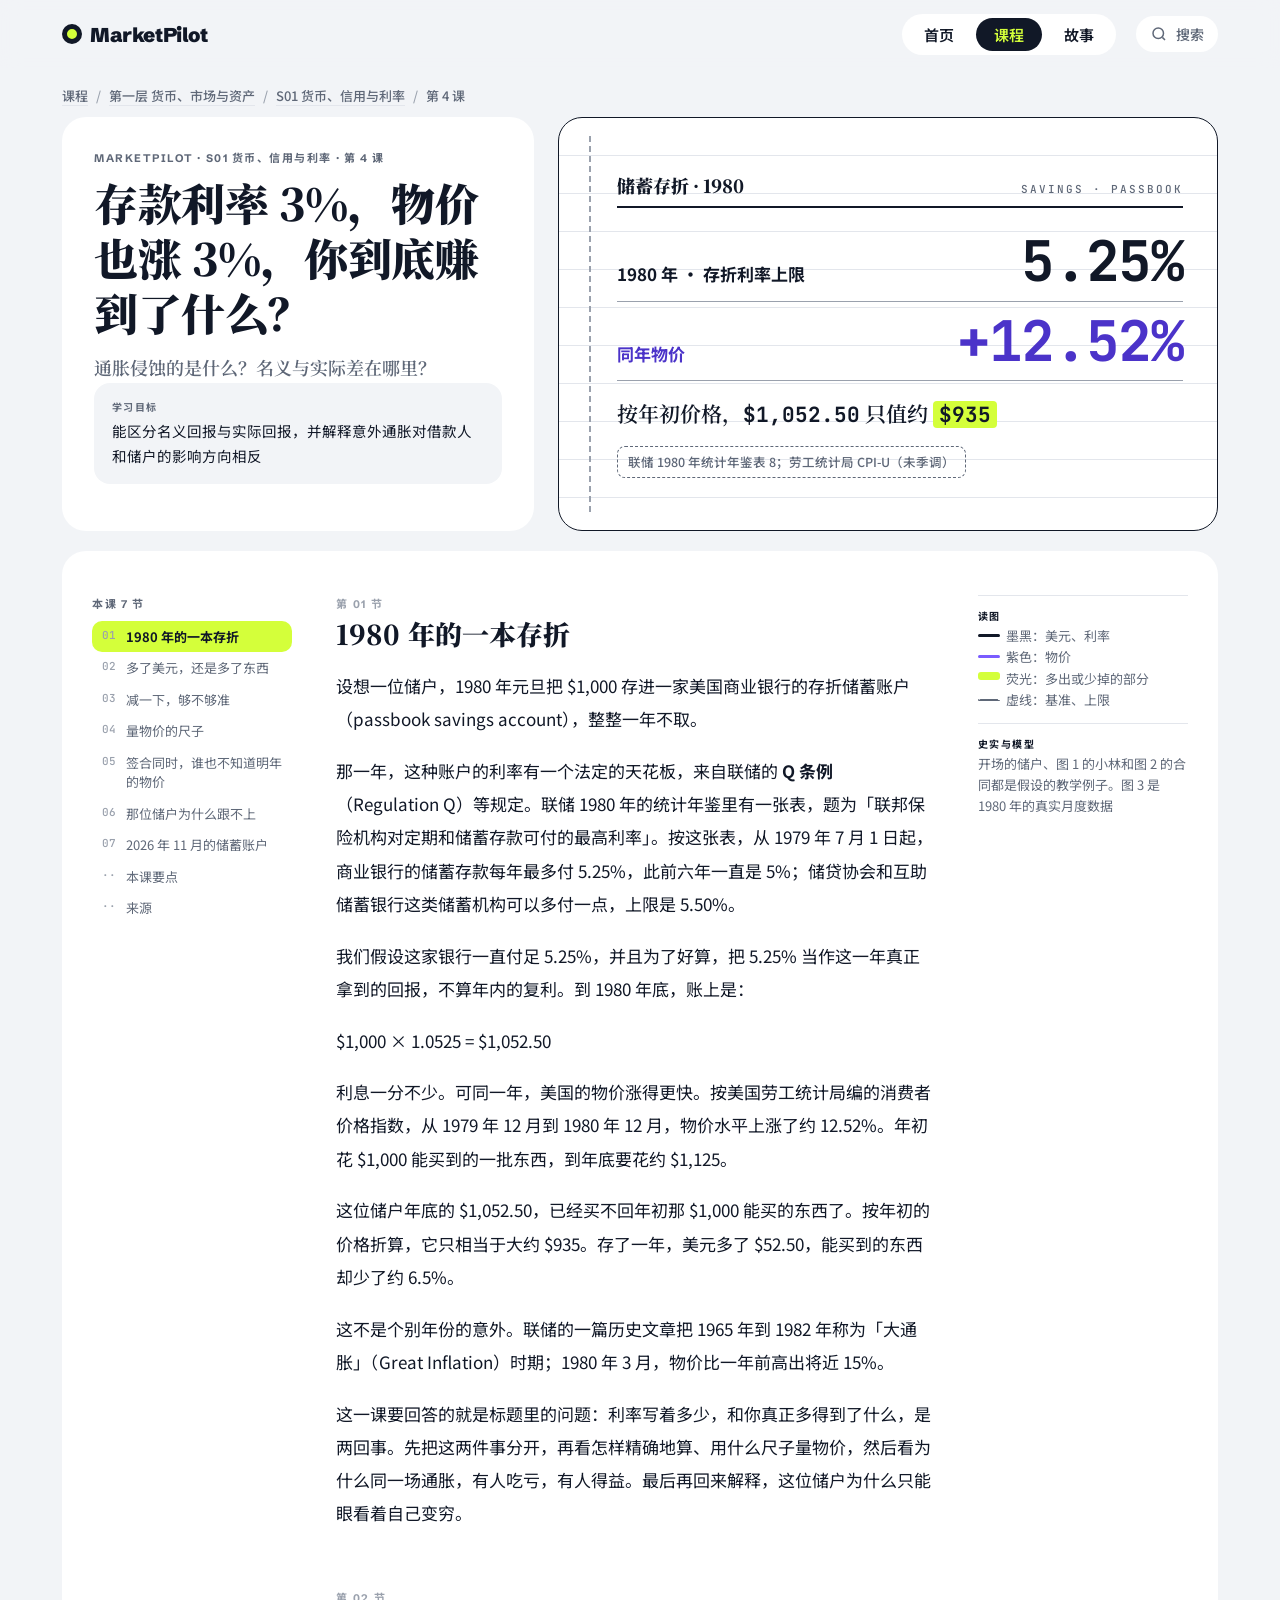
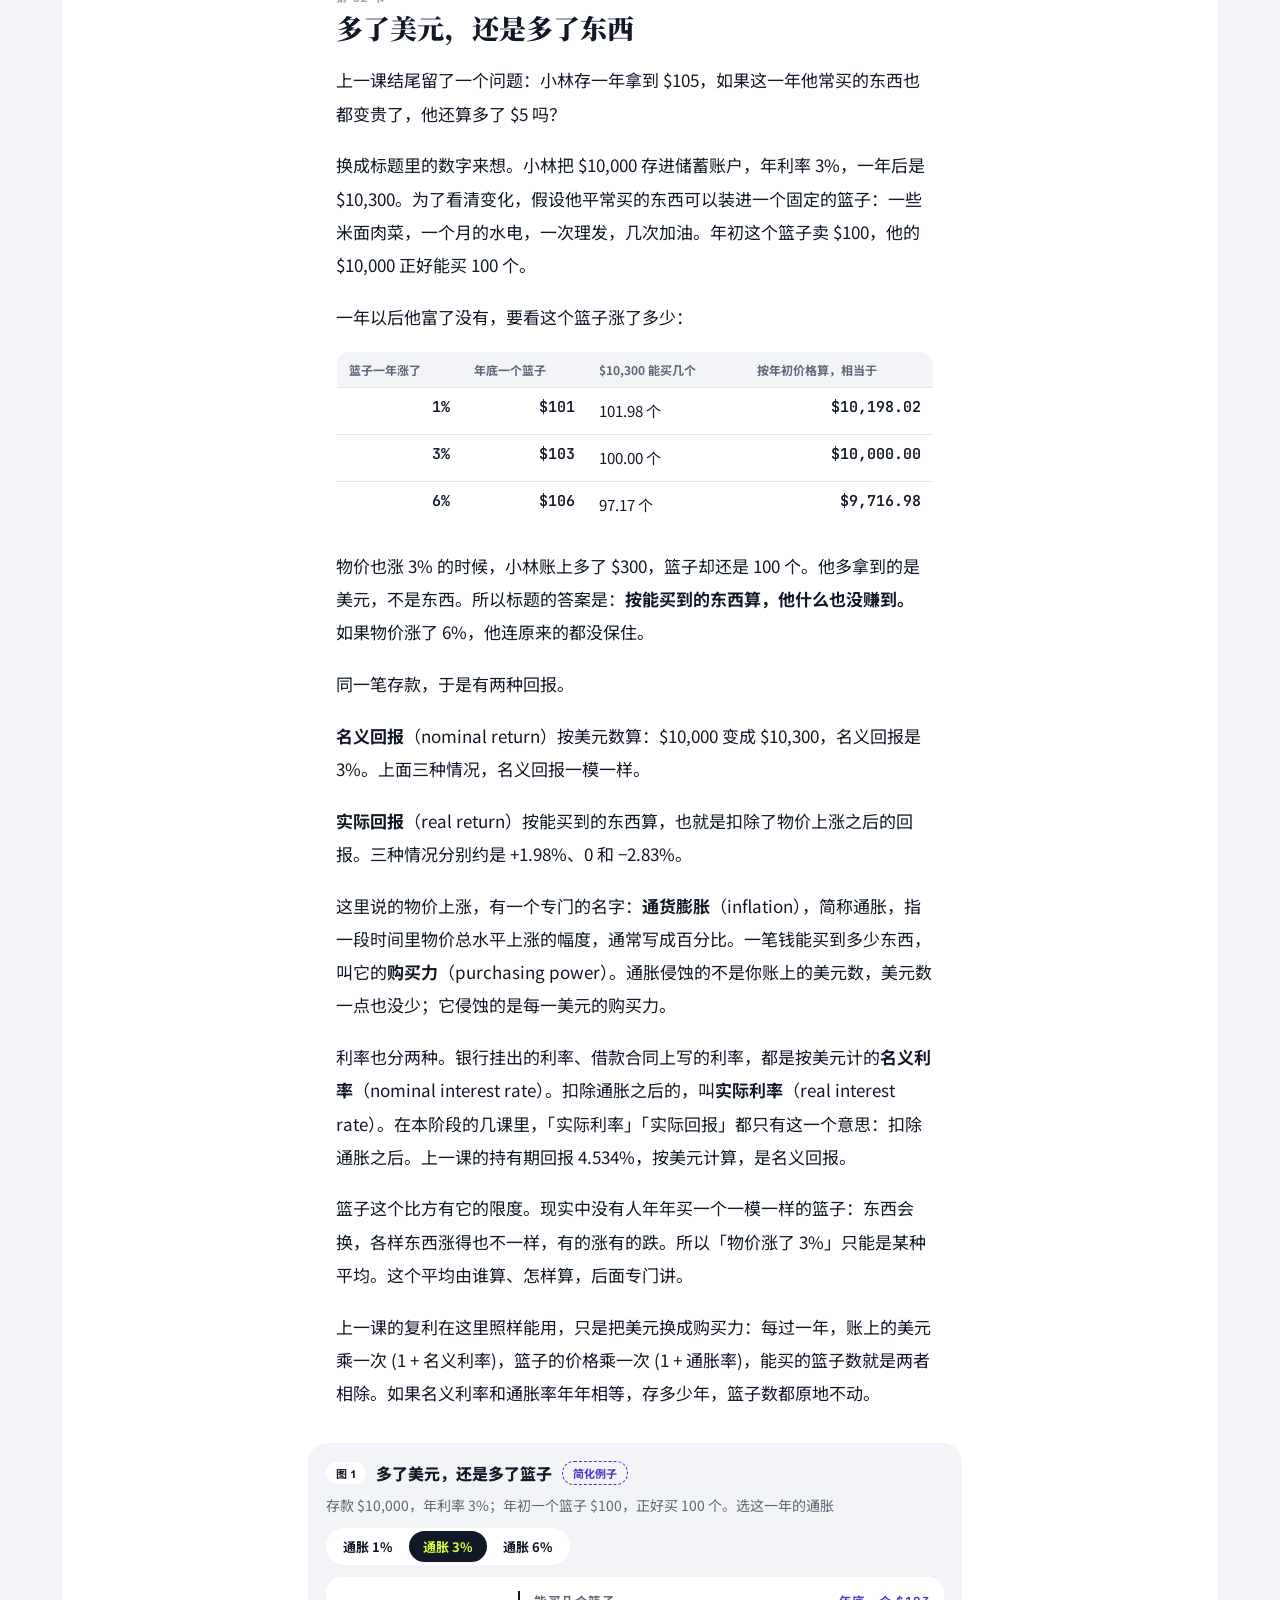
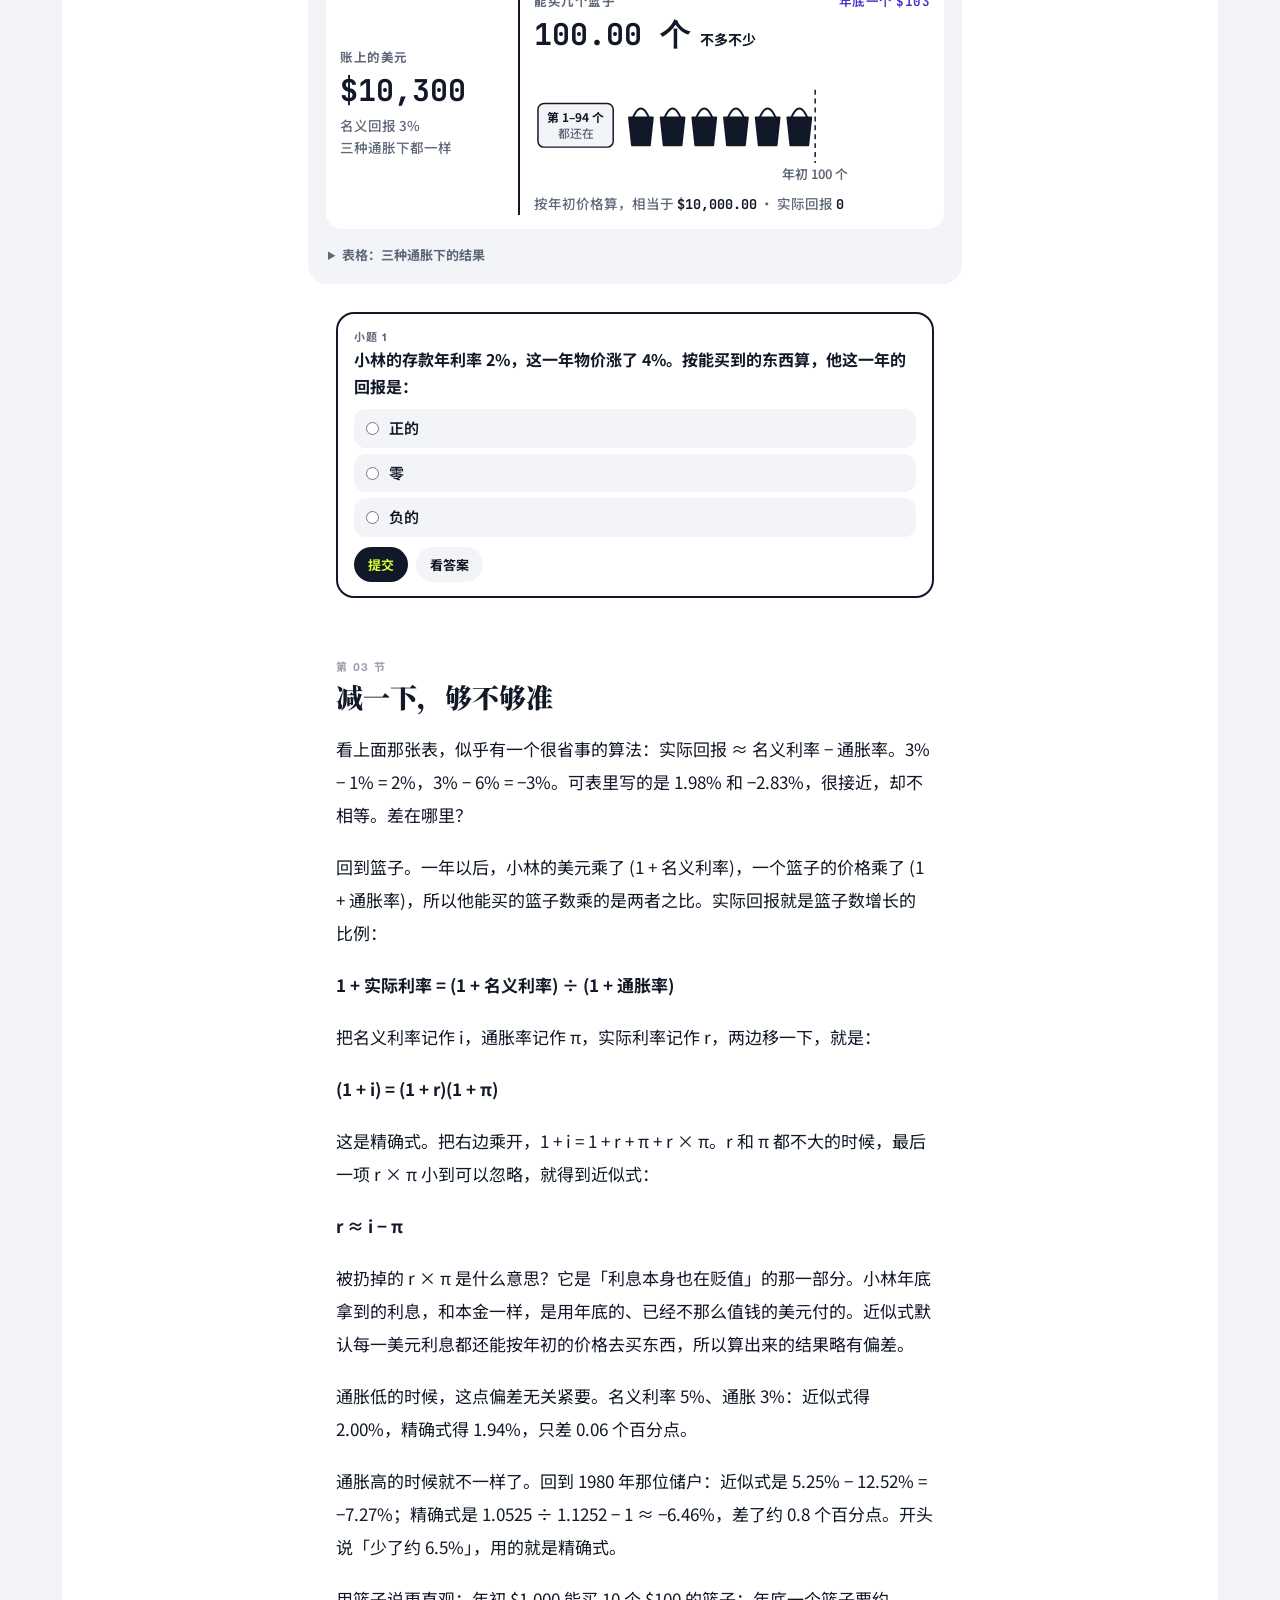
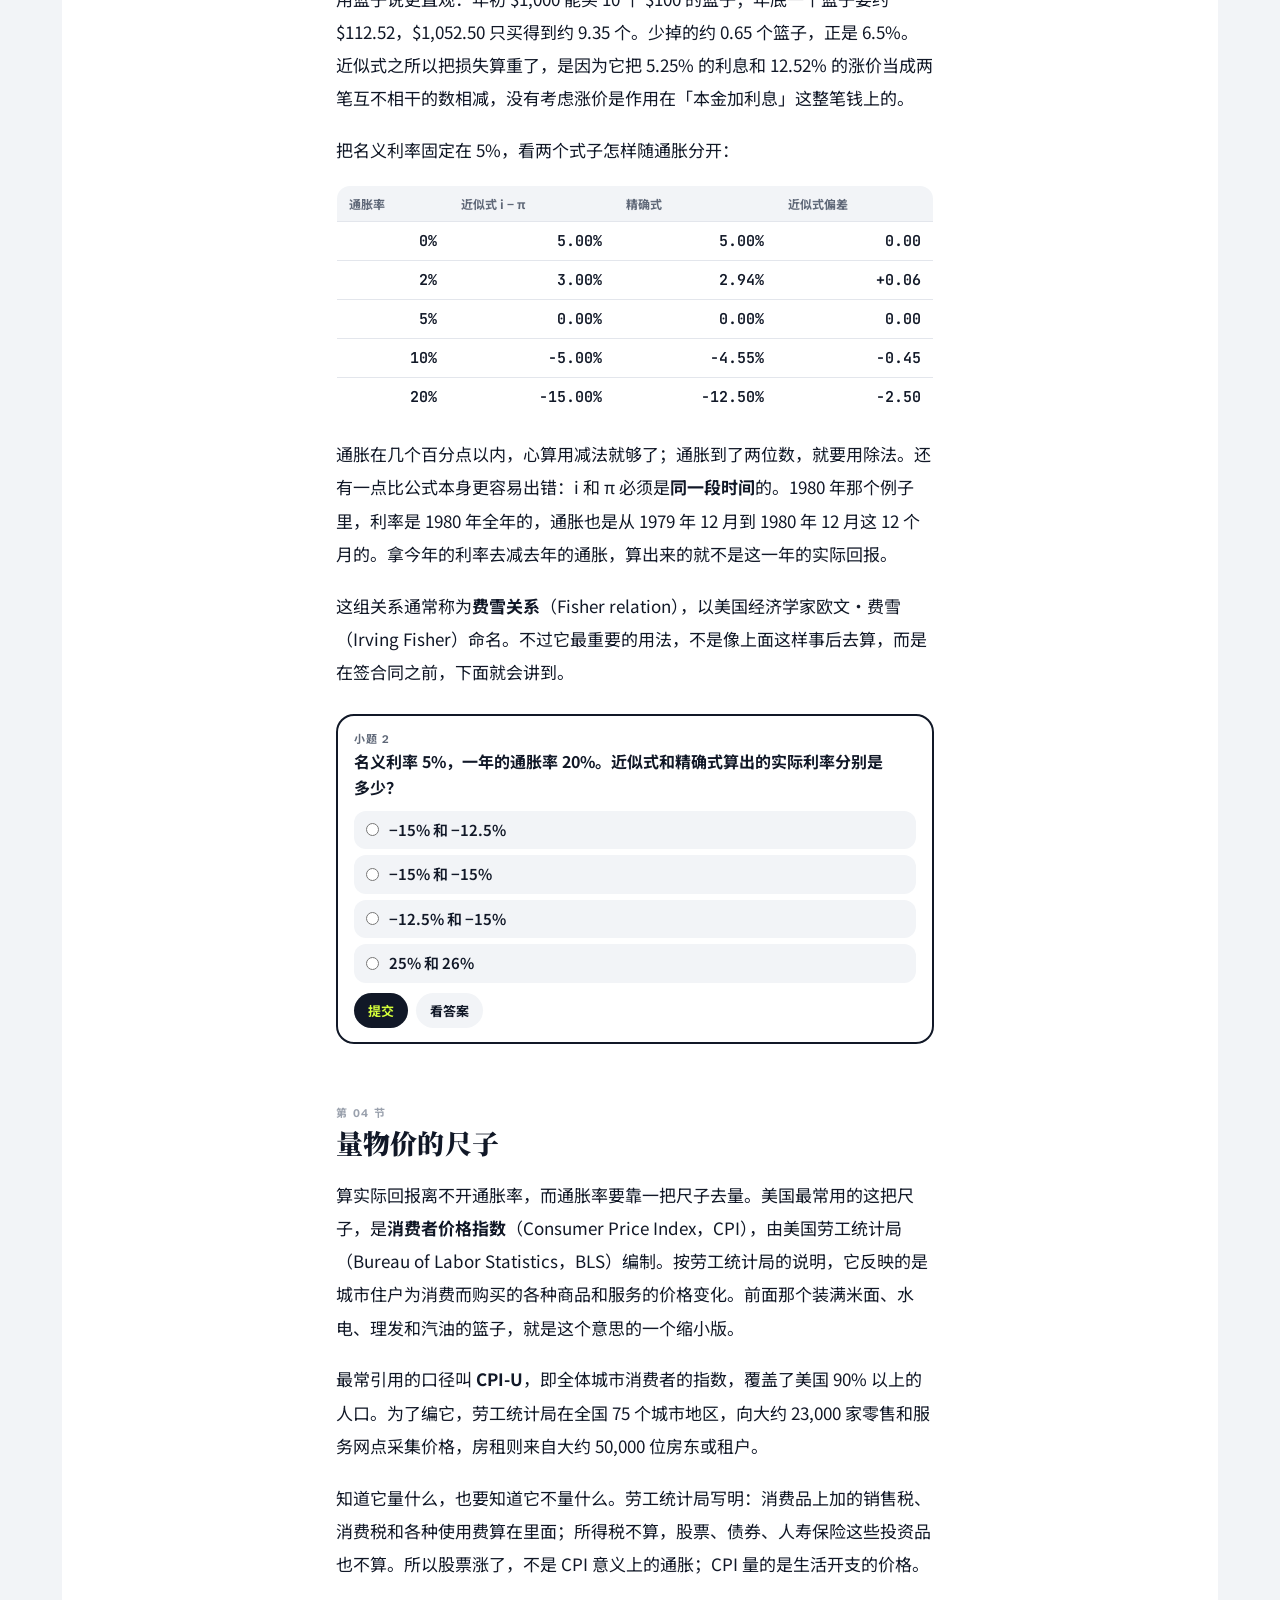
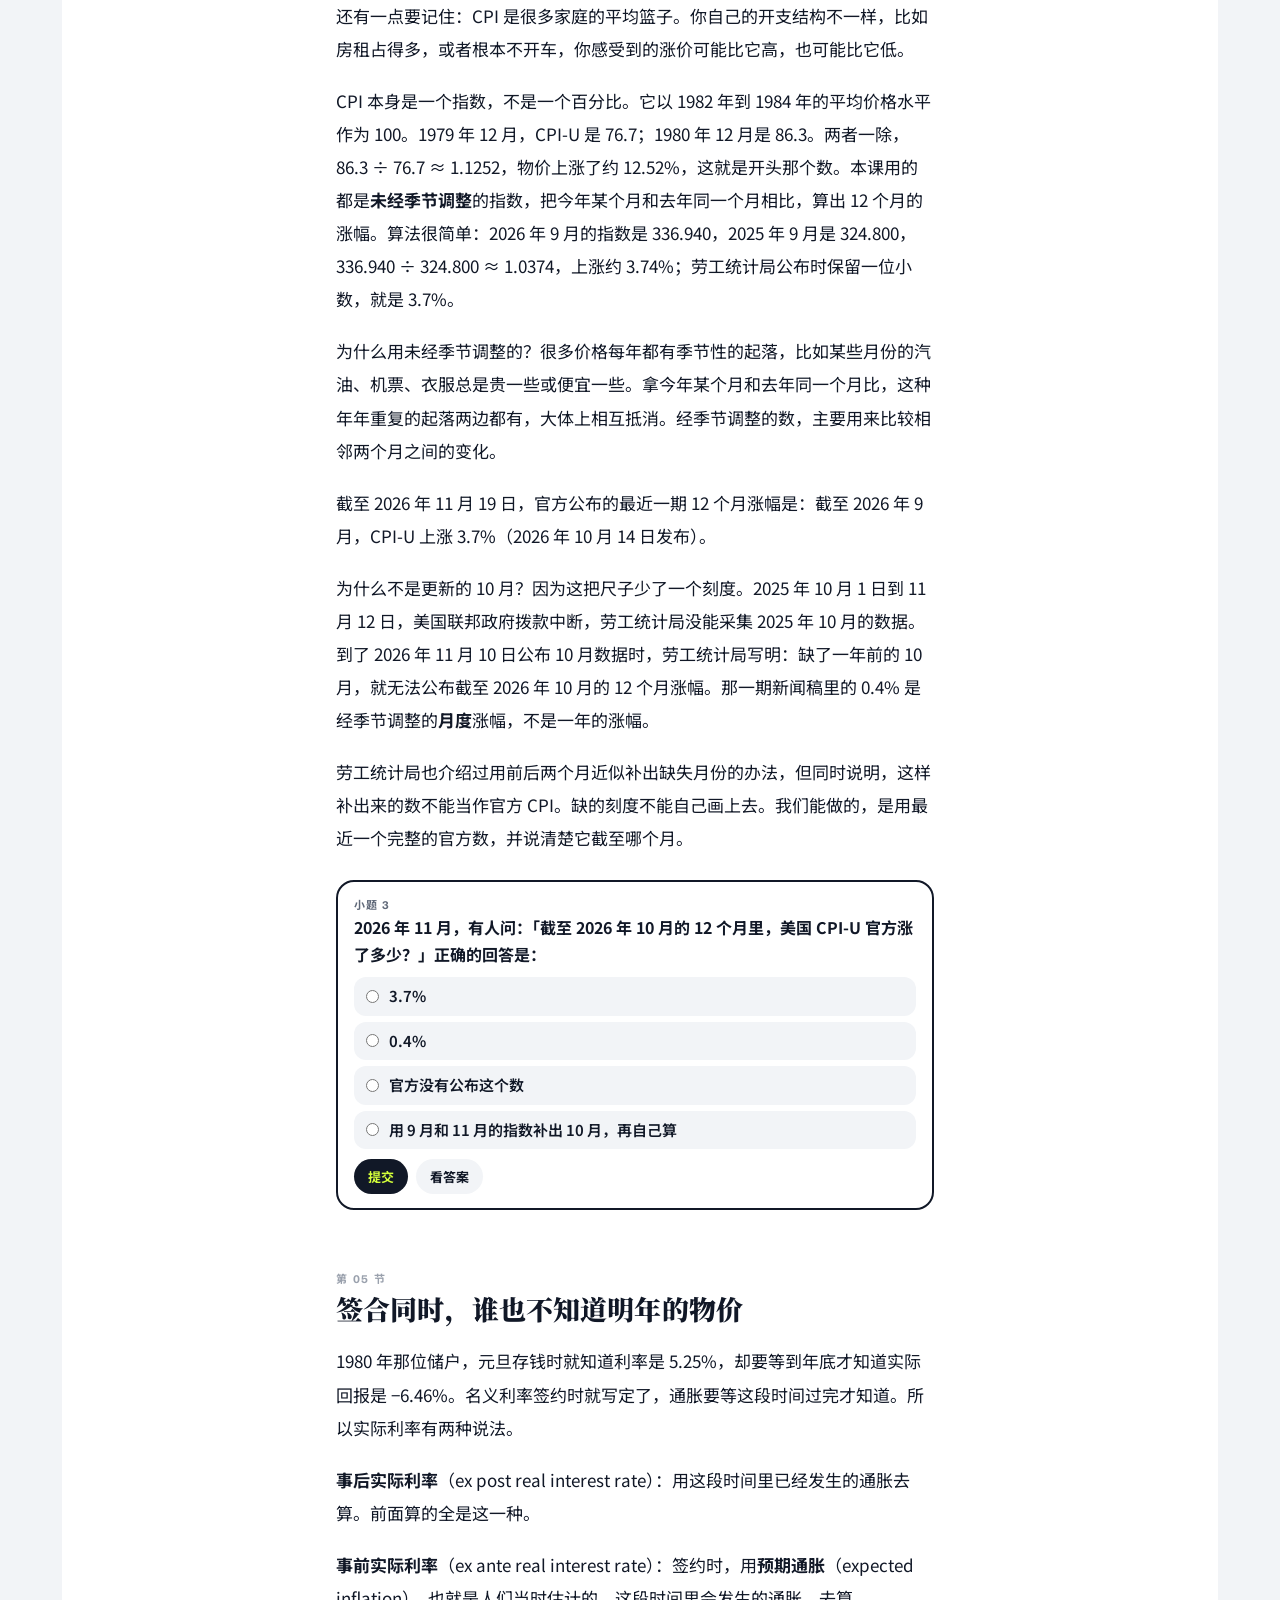
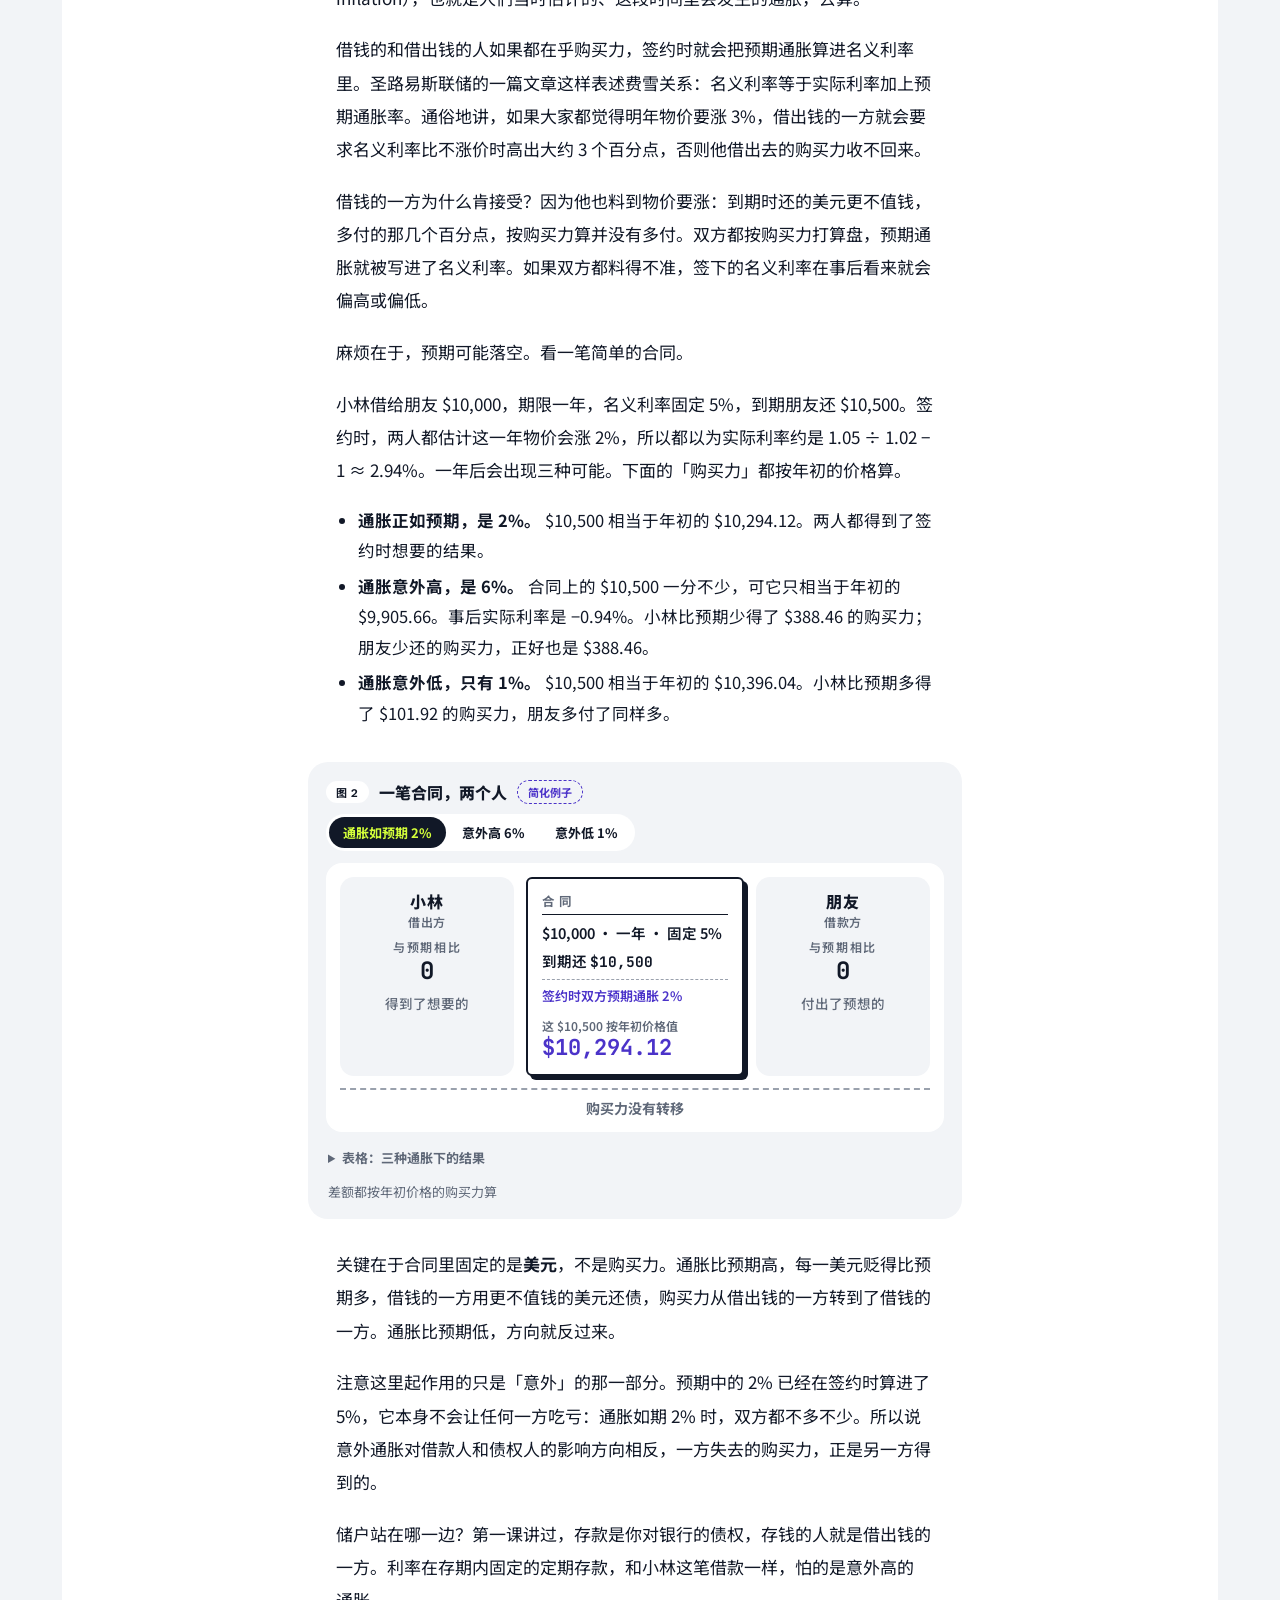
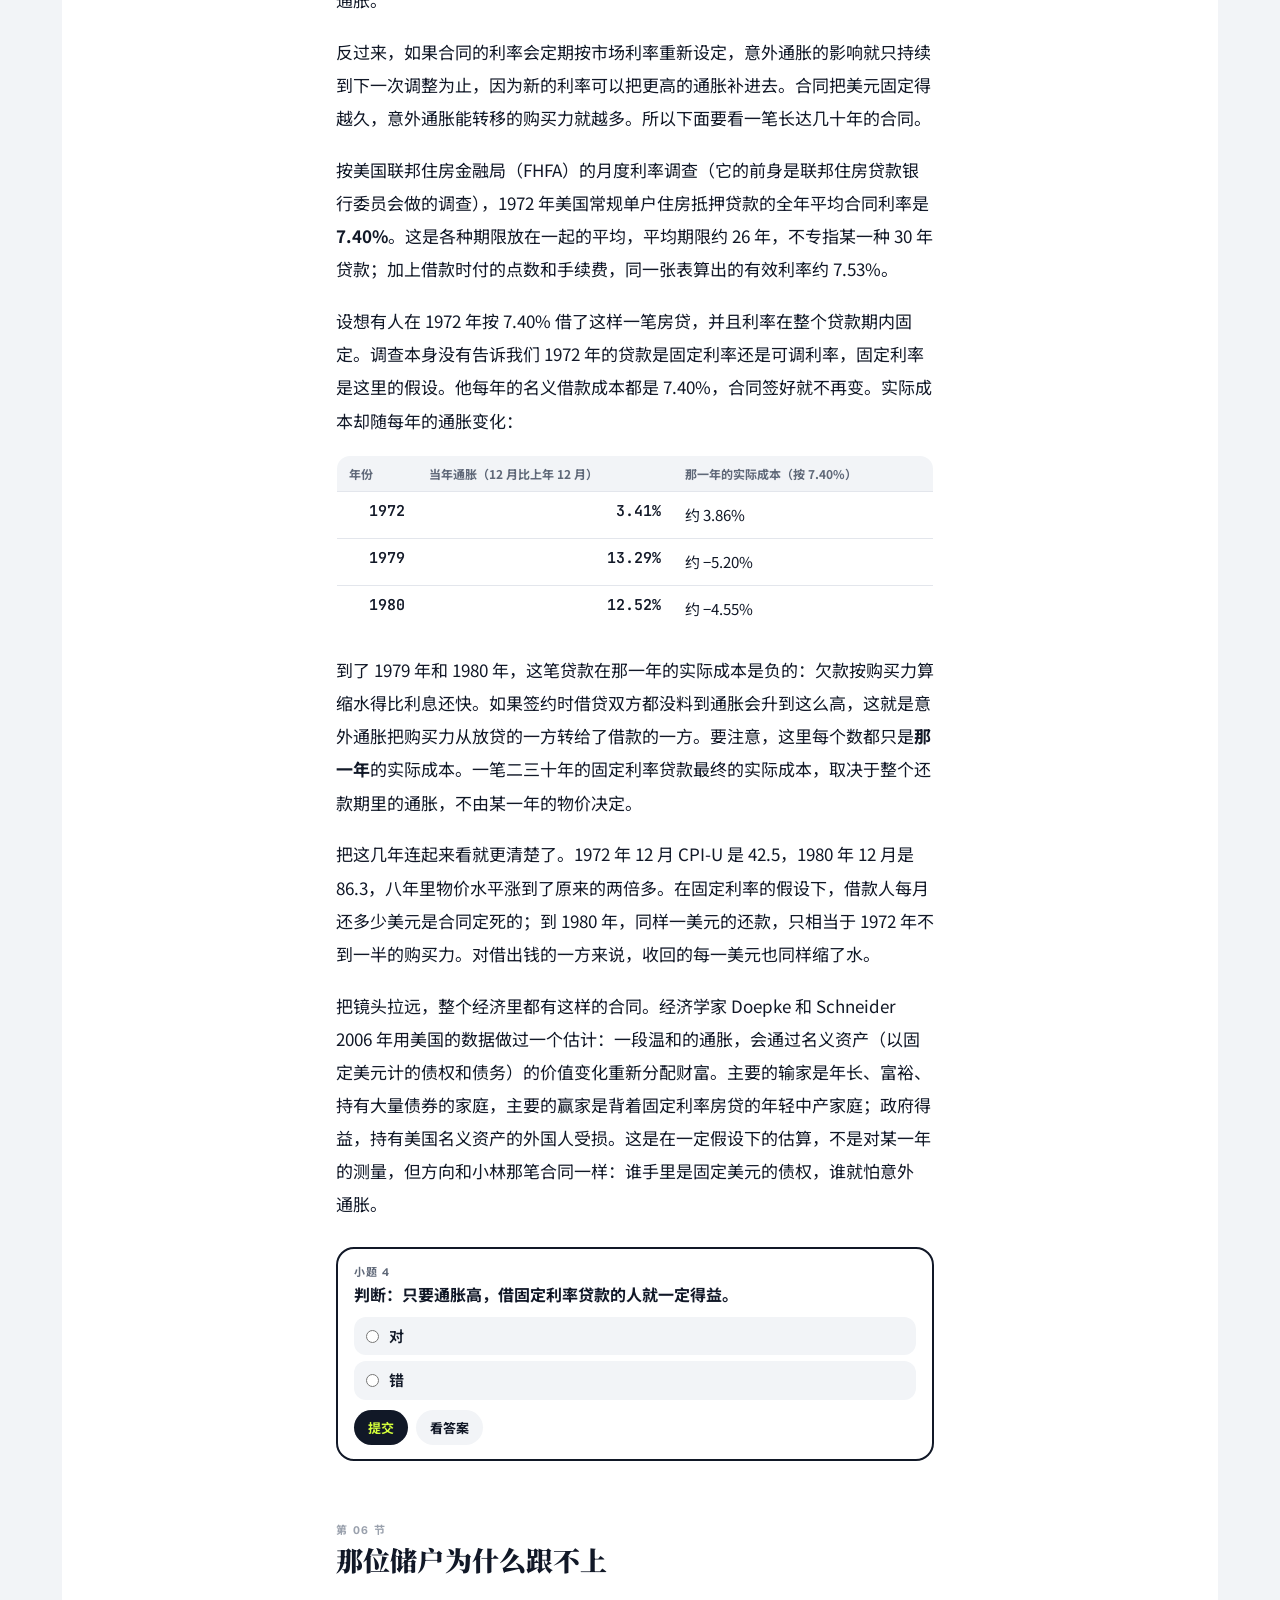
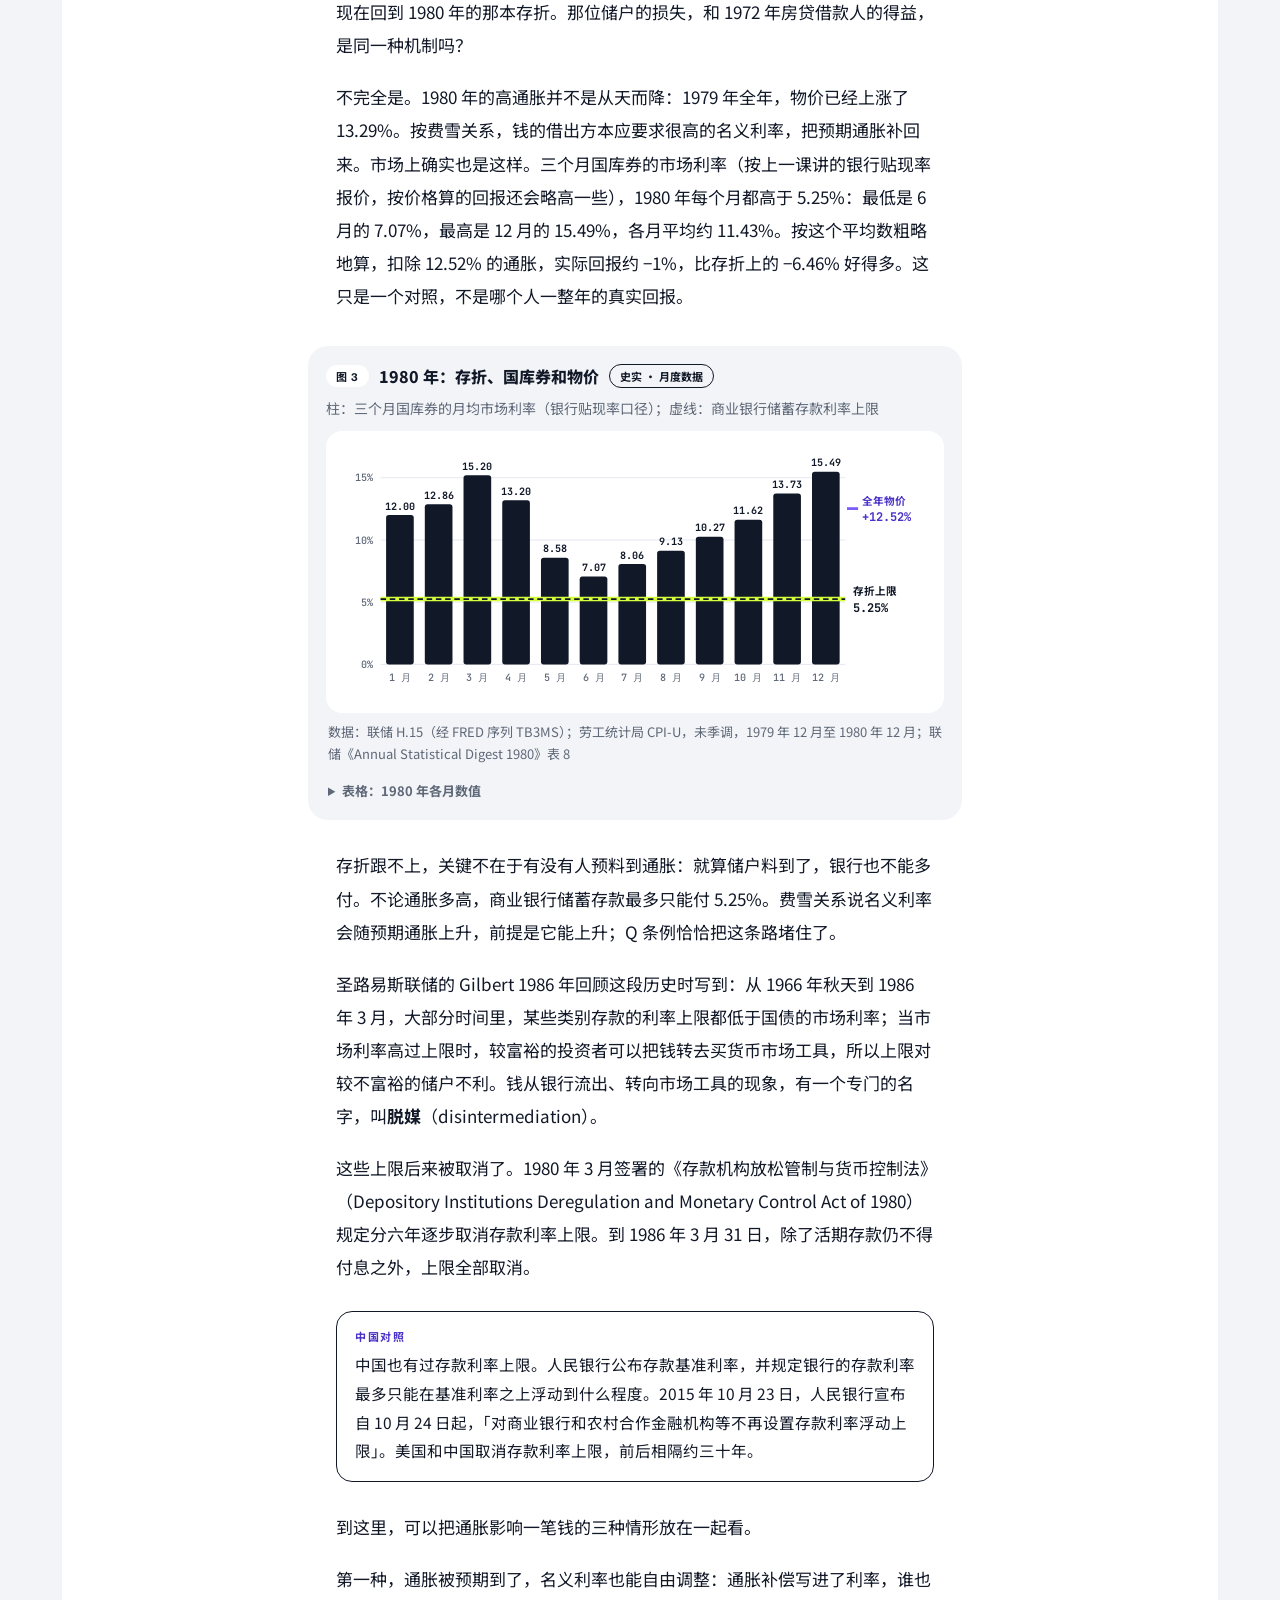
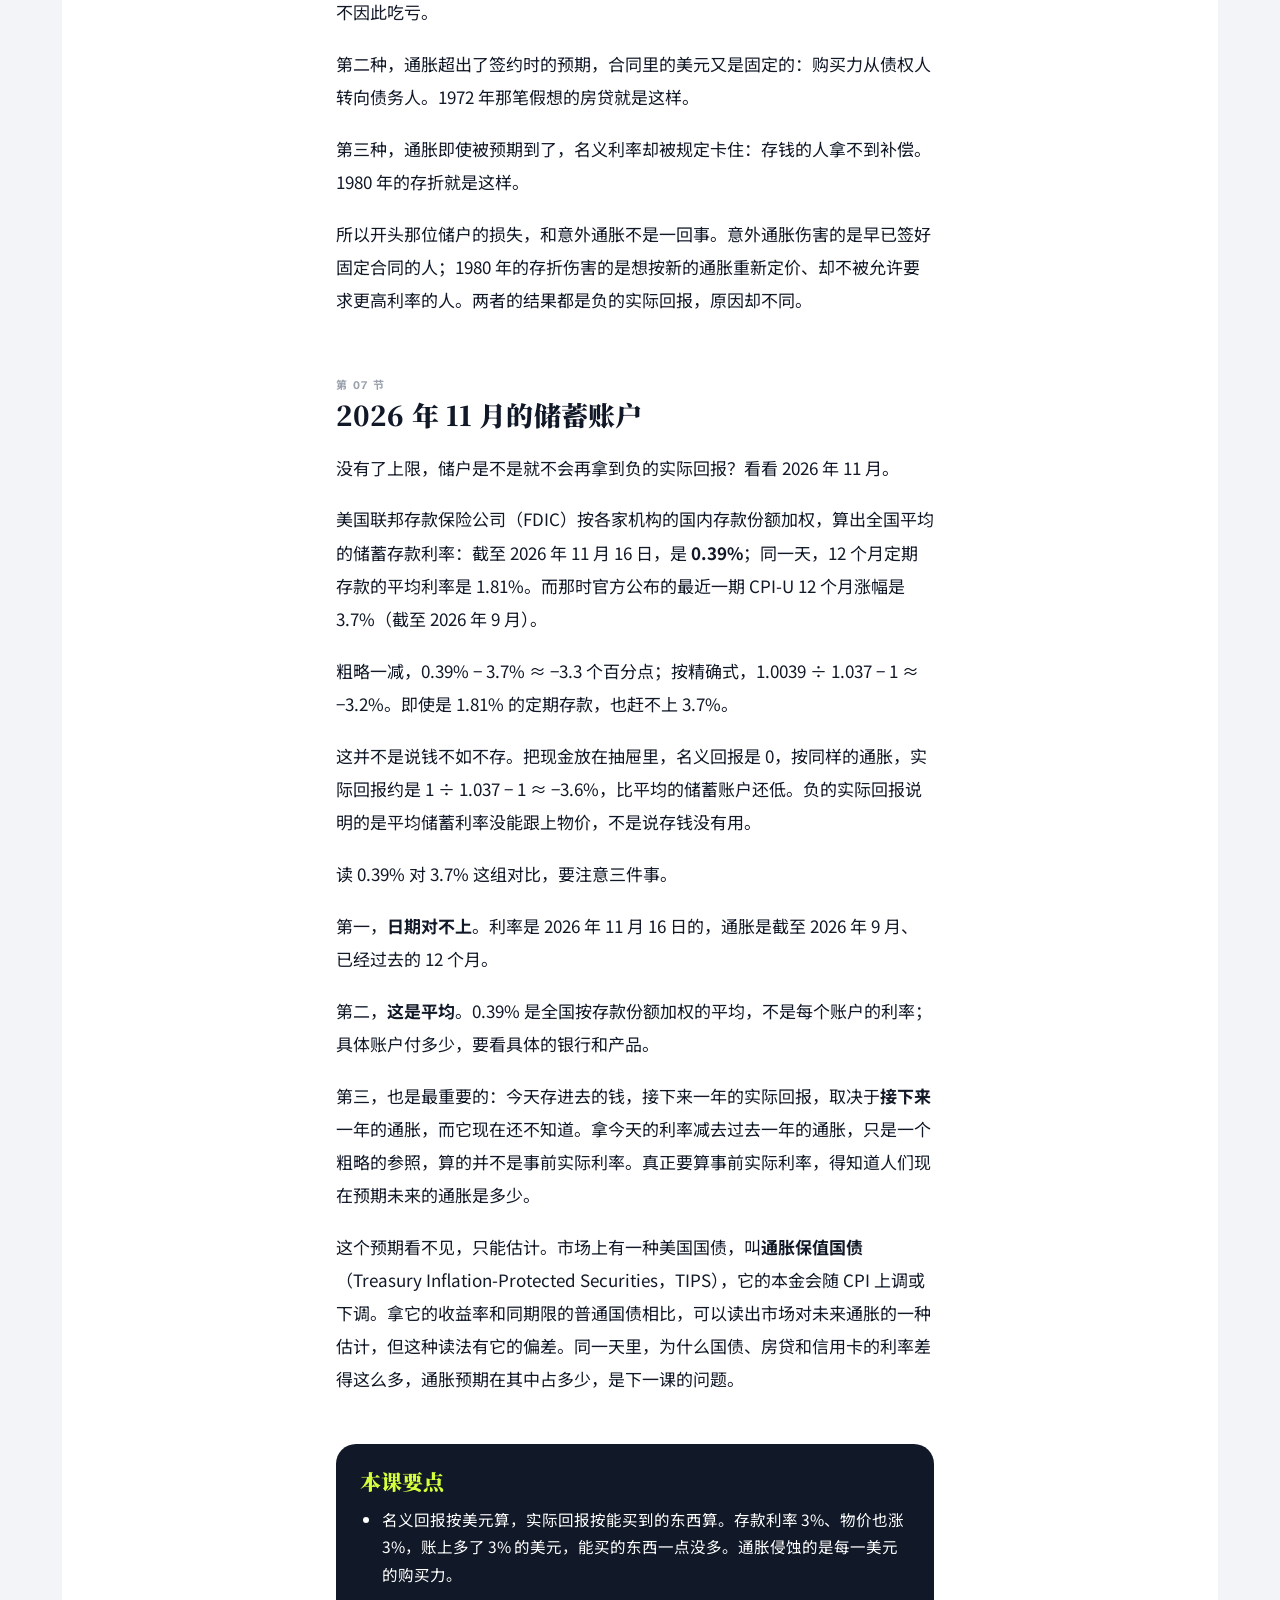
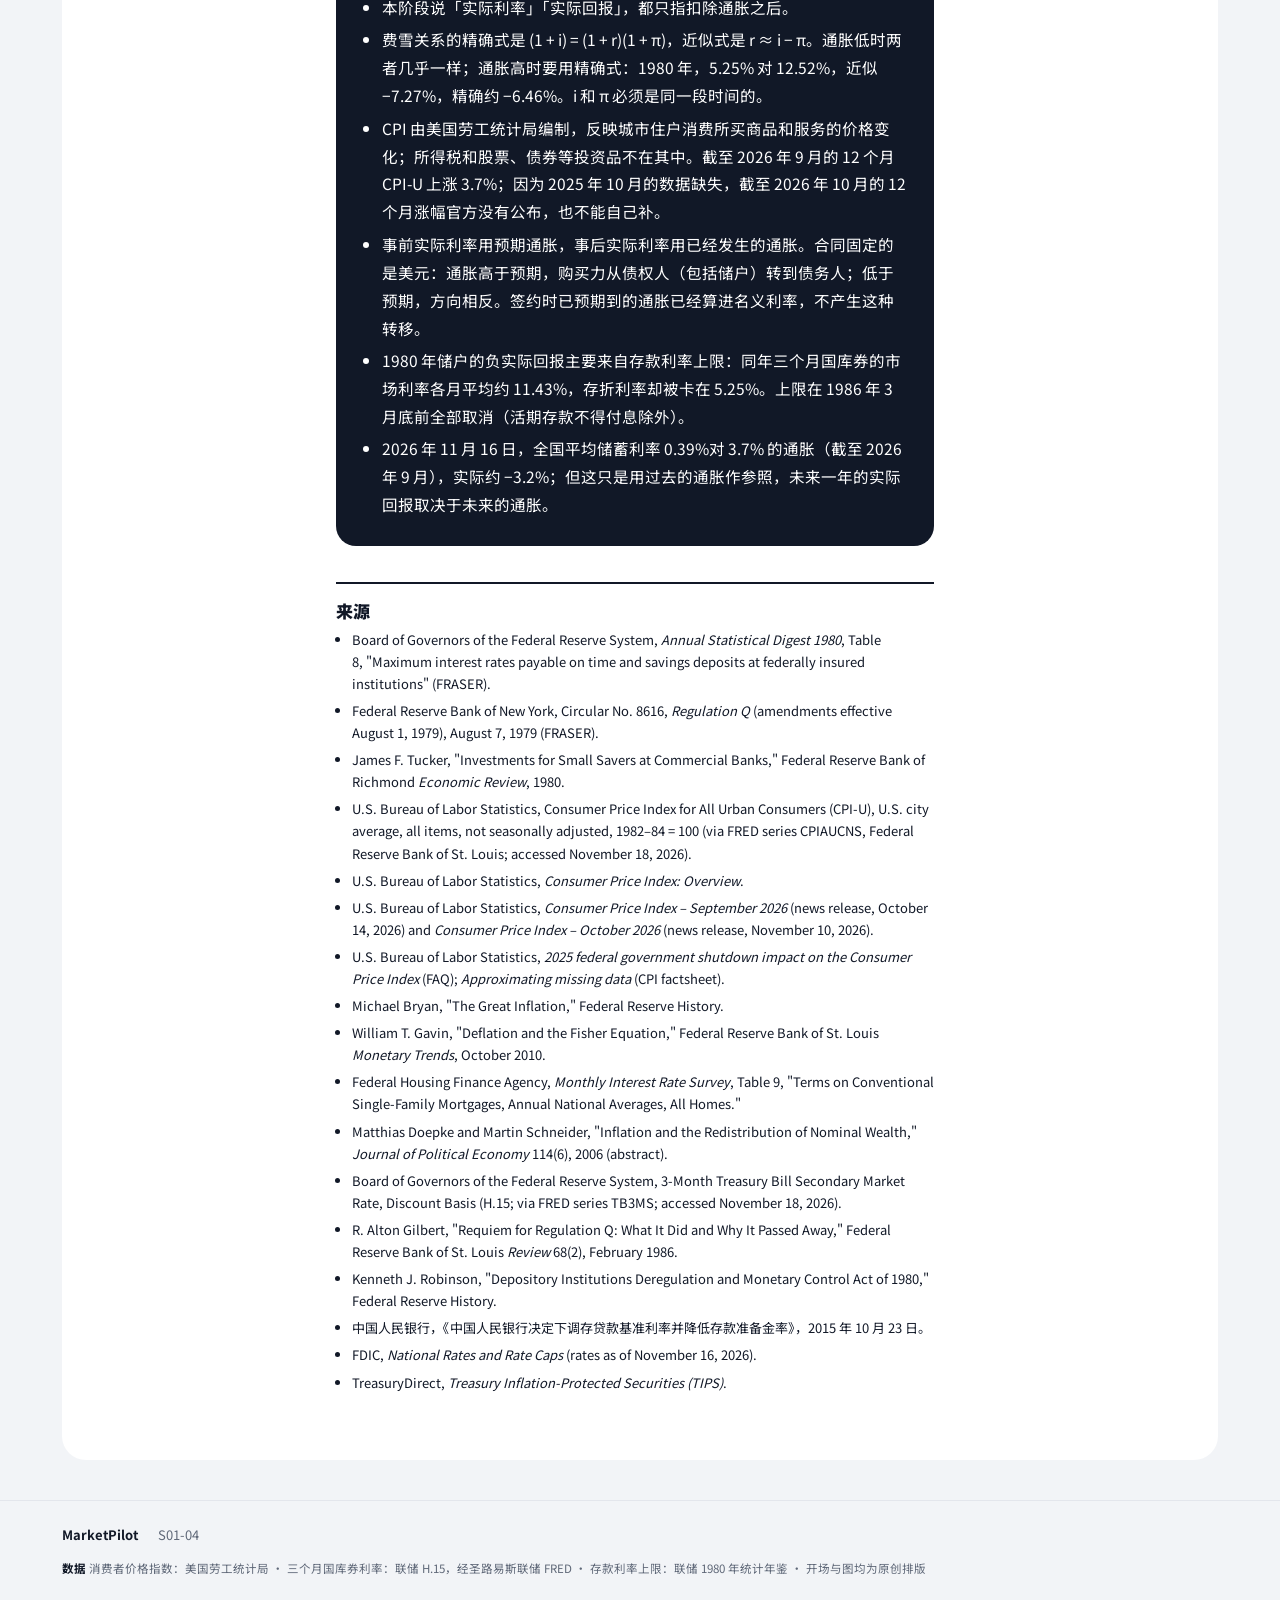
<file: site/lessons/S01-04/index.html>
<!doctype html>
<html lang="zh-CN">
<head>
<meta charset="utf-8">
<meta name="viewport" content="width=device-width, initial-scale=1">
<title>存款利率 3%，物价也涨 3%，你到底赚到了什么？ · S01-04 · MarketPilot</title>
<meta name="description" content="MarketPilot S01-04：存款利率 3%、物价也涨 3%，多的是美元不是东西。名义与实际回报、费雪关系、CPI，以及意外通胀为什么让借款人和储户一得一失。">
<meta name="robots" content="noindex">
<link rel="preconnect" href="https://fonts.googleapis.com">
<link rel="preconnect" href="https://fonts.gstatic.com" crossorigin>
<link href="https://fonts.googleapis.com/css2?family=Schibsted+Grotesk:wght@400;600;700;900&family=Noto+Sans+SC:wght@400;500;700;900&family=Noto+Serif+SC:wght@600;900&family=JetBrains+Mono:wght@400;500&display=swap" rel="stylesheet">
<link rel="icon" href="data:image/svg+xml,%3Csvg xmlns=%22http://www.w3.org/2000/svg%22 viewBox=%220 0 32 32%22%3E%3Ccircle cx=%2216%22 cy=%2216%22 r=%2212%22 fill=%22%23D4FF3A%22 stroke=%22%23111827%22 stroke-width=%227%22/%3E%3C/svg%3E">
<link rel="stylesheet" href="../../assets/site.css">
<link rel="stylesheet" href="lesson.css">
</head>
<body>
<a class="skip" href="#lesson-body">跳到正文</a>

<header class="top"><div class="w">
  <a class="logo" href="../../"><i></i>MarketPilot</a>
  <nav class="mainnav" aria-label="主导航">
    <a href="../../">首页</a>
    <a href="../../#courses" aria-current="page">课程</a>
    <a href="../../#stories">故事</a>
  </nav>
  <a class="sbtn" href="../../?search=" aria-label="搜索"><svg viewBox="0 0 24 24" fill="none" stroke="currentColor" stroke-width="2" aria-hidden="true"><circle cx="11" cy="11" r="7"/><path d="m20 20-3.5-3.5"/></svg><span>搜索</span></a>
</div>
<div class="rprog" aria-hidden="true"><i id="rprog"></i></div>
</header>

<main class="w" id="main">
  <div class="crumb"><a href="../../#courses">课程</a><span>/</span><a href="../../#layer-1">第一层 货币、市场与资产</a><span>/</span><a href="../../#S01">S01 货币、信用与利率</a><span>/</span>第 4 课</div>

  <section class="lhero" aria-labelledby="lesson-title">
    <div class="card l">
      <div class="lab">MarketPilot · S01 货币、信用与利率 · 第 4 课</div>
      <h1 id="lesson-title">存款利率 3%，物价也涨 3%，你到底赚到了什么？</h1>
      <p class="q">通胀侵蚀的是什么？名义与实际差在哪里？</p>
      <p class="goal"><b>学习目标</b>能区分名义回报与实际回报，并解释意外通胀对借款人和储户的影响方向相反</p>
    </div>
    <figure class="pbk" aria-labelledby="pbk-t">
      <div class="pbk-hd"><span id="pbk-t">储蓄存折 · 1980</span><span class="pbk-no">SAVINGS · PASSBOOK</span></div>
      <dl class="pbk-rows">
        <div class="pbk-r"><dt>1980 年 · 存折利率上限</dt><dd>5.25%</dd></div>
        <div class="pbk-r up"><dt>同年物价</dt><dd>+12.52%</dd></div>
      </dl>
      <p class="pbk-sum">按年初价格，<span class="nw">$1,052.50</span> 只值约 <b class="nw">$935</b></p>
      <p class="pbk-src">联储 1980 年统计年鉴表 8；劳工统计局 CPI-U（未季调）</p>
    </figure>
  </section>

  <div class="card reader">
    <nav class="ltoc" aria-label="本课章节">
      <div class="lab">本课 7 节</div>
      <ol id="toc">
        <li><a href="#s1"><span class="n">01</span>1980 年的一本存折</a></li>
        <li><a href="#s2"><span class="n">02</span>多了美元，还是多了东西</a></li>
        <li><a href="#s3"><span class="n">03</span>减一下，够不够准</a></li>
        <li><a href="#s4"><span class="n">04</span>量物价的尺子</a></li>
        <li><a href="#s5"><span class="n">05</span>签合同时，谁也不知道明年的物价</a></li>
        <li><a href="#s6"><span class="n">06</span>那位储户为什么跟不上</a></li>
        <li><a href="#s7"><span class="n">07</span>2026 年 11 月的储蓄账户</a></li>
        <li><a href="#keys"><span class="n">··</span>本课要点</a></li>
        <li><a href="#srcs"><span class="n">··</span>来源</a></li>
      </ol>
    </nav>

    <article id="lesson-body" tabindex="-1">
<section id="s1" aria-labelledby="h-s1"><h2 id="h-s1" tabindex="-1"><span class="hn">第 01 节</span>1980 年的一本存折</h2>
<p>设想一位储户，1980 年元旦把 $1,000 存进一家美国商业银行的存折储蓄账户（passbook savings account），整整一年不取。</p>
<p>那一年，这种账户的利率有一个法定的天花板，来自联储的 <strong>Q 条例</strong>（Regulation Q）等规定。联储 1980 年的统计年鉴里有一张表，题为「联邦保险机构对定期和储蓄存款可付的最高利率」。按这张表，从 1979 年 7 月 1 日起，商业银行的储蓄存款每年最多付 5.25%，此前六年一直是 5%；储贷协会和互助储蓄银行这类储蓄机构可以多付一点，上限是 5.50%。</p>
<p>我们假设这家银行一直付足 5.25%，并且为了好算，把 5.25% 当作这一年真正拿到的回报，不算年内的复利。到 1980 年底，账上是：</p>
<p>$1,000 × 1.0525 = $1,052.50</p>
<p>利息一分不少。可同一年，美国的物价涨得更快。按美国劳工统计局编的消费者价格指数，从 1979 年 12 月到 1980 年 12 月，物价水平上涨了约 12.52%。年初花 $1,000 能买到的一批东西，到年底要花约 $1,125。</p>
<p>这位储户年底的 $1,052.50，已经买不回年初那 $1,000 能买的东西了。按年初的价格折算，它只相当于大约 $935。存了一年，美元多了 $52.50，能买到的东西却少了约 6.5%。</p>
<p>这不是个别年份的意外。联储的一篇历史文章把 1965 年到 1982 年称为「大通胀」（Great Inflation）时期；1980 年 3 月，物价比一年前高出将近 15%。</p>
<p>这一课要回答的就是标题里的问题：利率写着多少，和你真正多得到了什么，是两回事。先把这两件事分开，再看怎样精确地算、用什么尺子量物价，然后看为什么同一场通胀，有人吃亏，有人得益。最后再回来解释，这位储户为什么只能眼看着自己变穷。</p>
</section>

<section id="s2" aria-labelledby="h-s2"><h2 id="h-s2" tabindex="-1"><span class="hn">第 02 节</span>多了美元，还是多了东西</h2>
<p>上一课结尾留了一个问题：小林存一年拿到 $105，如果这一年他常买的东西也都变贵了，他还算多了 $5 吗？</p>
<p>换成标题里的数字来想。小林把 $10,000 存进储蓄账户，年利率 3%，一年后是 $10,300。为了看清变化，假设他平常买的东西可以装进一个固定的篮子：一些米面肉菜，一个月的水电，一次理发，几次加油。年初这个篮子卖 $100，他的 $10,000 正好能买 100 个。</p>
<p>一年以后他富了没有，要看这个篮子涨了多少：</p>
<div class="tblw"><table class="bs"><thead><tr><th>篮子一年涨了</th><th>年底一个篮子</th><th>$10,300 能买几个</th><th>按年初价格算，相当于</th></tr></thead><tbody><tr><td class="n">1%</td><td class="n">$101</td><td>101.98 个</td><td class="n">$10,198.02</td></tr><tr><td class="n">3%</td><td class="n">$103</td><td>100.00 个</td><td class="n">$10,000.00</td></tr><tr><td class="n">6%</td><td class="n">$106</td><td>97.17 个</td><td class="n">$9,716.98</td></tr></tbody></table></div>
<p>物价也涨 3% 的时候，小林账上多了 $300，篮子却还是 100 个。他多拿到的是美元，不是东西。所以标题的答案是：<strong>按能买到的东西算，他什么也没赚到。</strong> 如果物价涨了 6%，他连原来的都没保住。</p>
<p>同一笔存款，于是有两种回报。</p>
<p><strong>名义回报</strong>（nominal return）按美元数算：$10,000 变成 $10,300，名义回报是 3%。上面三种情况，名义回报一模一样。</p>
<p><strong>实际回报</strong>（real return）按能买到的东西算，也就是扣除了物价上涨之后的回报。三种情况分别约是 +1.98%、0 和 −2.83%。</p>
<p>这里说的物价上涨，有一个专门的名字：<strong>通货膨胀</strong>（inflation），简称通胀，指一段时间里物价总水平上涨的幅度，通常写成百分比。一笔钱能买到多少东西，叫它的<strong>购买力</strong>（purchasing power）。通胀侵蚀的不是你账上的美元数，美元数一点也没少；它侵蚀的是每一美元的购买力。</p>
<p>利率也分两种。银行挂出的利率、借款合同上写的利率，都是按美元计的<strong>名义利率</strong>（nominal interest rate）。扣除通胀之后的，叫<strong>实际利率</strong>（real interest rate）。在本阶段的几课里，「实际利率」「实际回报」都只有这一个意思：扣除通胀之后。上一课的持有期回报 4.534%，按美元计算，是名义回报。</p>
<p>篮子这个比方有它的限度。现实中没有人年年买一个一模一样的篮子：东西会换，各样东西涨得也不一样，有的涨有的跌。所以「物价涨了 3%」只能是某种平均。这个平均由谁算、怎样算，后面专门讲。</p>
<p>上一课的复利在这里照样能用，只是把美元换成购买力：每过一年，账上的美元乘一次 (1 + 名义利率)，篮子的价格乘一次 (1 + 通胀率)，能买的篮子数就是两者相除。如果名义利率和通胀率年年相等，存多少年，篮子数都原地不动。</p>
<figure class="pf" id="fig1" aria-labelledby="fig1-t">
  <figcaption class="pf-hd"><span class="flab">图 1</span><span id="fig1-t">多了美元，还是多了篮子</span><span class="kind model">简化例子</span></figcaption>
  <p class="pf-desc">存款 $10,000，年利率 3%；年初一个篮子 $100，正好买 100 个。选这一年的通胀</p>
  <div class="ctl"><span class="seg" role="group" aria-label="这一年的通胀" id="fig1-seg"><button type="button" data-k="0" aria-pressed="false">通胀 1%</button><button type="button" data-k="1" aria-pressed="true">通胀 3%</button><button type="button" data-k="2" aria-pressed="false">通胀 6%</button></span></div>
  <div class="pf-stage f1">
    <div class="f1-usd">
      <p class="k">账上的美元</p>
      <b class="m">$10,300</b>
      <p class="t">名义回报 3%<br>三种通胀下都一样</p>
    </div>
    <div class="f1-bk">
      <p class="k">能买几个篮子 <span class="px">年底一个 <b id="fig1-px">$103</b></span></p>
      <p class="f1-n"><b class="m" id="fig1-n">100.00 个</b><span class="d" id="fig1-d">不多不少</span></p>
      <svg id="fig1-svg" viewBox="0 0 400 128" aria-hidden="true"></svg>
      <p class="t">按年初价格算，相当于 <b id="fig1-pp">$10,000.00</b> · 实际回报 <b id="fig1-r">0</b></p>
    </div>
  </div>
  <p class="sr" id="fig1-out" aria-live="polite"></p>
  <details class="tbl"><summary>表格：三种通胀下的结果</summary><div class="tblw"><table class="bs"><thead><tr><th>通胀</th><th>年底一个篮子</th><th>$10,300 能买</th><th>按年初价格</th><th>实际回报</th></tr></thead><tbody>
    <tr><td>1%</td><td class="n">$101</td><td class="n">101.98 个</td><td class="n">$10,198.02</td><td class="n">+1.98%</td></tr>
    <tr><td>3%</td><td class="n">$103</td><td class="n">100.00 个</td><td class="n">$10,000.00</td><td class="n">0</td></tr>
    <tr><td>6%</td><td class="n">$106</td><td class="n">97.17 个</td><td class="n">$9,716.98</td><td class="n">−2.83%</td></tr>
  </tbody></table></div></details>
</figure>
<div class="quiz" id="q1" data-answer="2">
  <p class="qq"><span class="qh">小题 1</span>小林的存款年利率 2%，这一年物价涨了 4%。按能买到的东西算，他这一年的回报是：</p>
  <ul class="opts"><li>正的</li><li>零</li><li>负的</li></ul>
  <p class="qhint" hidden><b>提示：</b>别看账上的美元多了没有，看年底能买的篮子比年初多还是少。</p>
  <p class="qans" hidden><b>答案：</b>C。美元只多了 2%，篮子的价格却涨了 4%，能买的篮子变少了。精确地算，实际回报约 −1.92%。</p>
</div>
</section>

<section id="s3" aria-labelledby="h-s3"><h2 id="h-s3" tabindex="-1"><span class="hn">第 03 节</span>减一下，够不够准</h2>
<p>看上面那张表，似乎有一个很省事的算法：实际回报 ≈ 名义利率 − 通胀率。3% − 1% = 2%，3% − 6% = −3%。可表里写的是 1.98% 和 −2.83%，很接近，却不相等。差在哪里？</p>
<p>回到篮子。一年以后，小林的美元乘了 (1 + 名义利率)，一个篮子的价格乘了 (1 + 通胀率)，所以他能买的篮子数乘的是两者之比。实际回报就是篮子数增长的比例：</p>
<p><strong>1 + 实际利率 = (1 + 名义利率) ÷ (1 + 通胀率)</strong></p>
<p>把名义利率记作 i，通胀率记作 π，实际利率记作 r，两边移一下，就是：</p>
<p><strong>(1 + i) = (1 + r)(1 + π)</strong></p>
<p>这是精确式。把右边乘开，1 + i = 1 + r + π + r × π。r 和 π 都不大的时候，最后一项 r × π 小到可以忽略，就得到近似式：</p>
<p><strong>r ≈ i − π</strong></p>
<p>被扔掉的 r × π 是什么意思？它是「利息本身也在贬值」的那一部分。小林年底拿到的利息，和本金一样，是用年底的、已经不那么值钱的美元付的。近似式默认每一美元利息都还能按年初的价格去买东西，所以算出来的结果略有偏差。</p>
<p>通胀低的时候，这点偏差无关紧要。名义利率 5%、通胀 3%：近似式得 2.00%，精确式得 1.94%，只差 0.06 个百分点。</p>
<p>通胀高的时候就不一样了。回到 1980 年那位储户：近似式是 5.25% − 12.52% = −7.27%；精确式是 1.0525 ÷ 1.1252 − 1 ≈ −6.46%，差了约 0.8 个百分点。开头说「少了约 6.5%」，用的就是精确式。</p>
<p>用篮子说更直观：年初 $1,000 能买 10 个 $100 的篮子；年底一个篮子要约 $112.52，$1,052.50 只买得到约 9.35 个。少掉的约 0.65 个篮子，正是 6.5%。近似式之所以把损失算重了，是因为它把 5.25% 的利息和 12.52% 的涨价当成两笔互不相干的数相减，没有考虑涨价是作用在「本金加利息」这整笔钱上的。</p>
<p>把名义利率固定在 5%，看两个式子怎样随通胀分开：</p>
<div class="tblw"><table class="bs"><thead><tr><th>通胀率</th><th>近似式 i − π</th><th>精确式</th><th>近似式偏差</th></tr></thead><tbody><tr><td class="n">0%</td><td class="n">5.00%</td><td class="n">5.00%</td><td class="n">0.00</td></tr><tr><td class="n">2%</td><td class="n">3.00%</td><td class="n">2.94%</td><td class="n">+0.06</td></tr><tr><td class="n">5%</td><td class="n">0.00%</td><td class="n">0.00%</td><td class="n">0.00</td></tr><tr><td class="n">10%</td><td class="n">−5.00%</td><td class="n">−4.55%</td><td class="n">−0.45</td></tr><tr><td class="n">20%</td><td class="n">−15.00%</td><td class="n">−12.50%</td><td class="n">−2.50</td></tr></tbody></table></div>
<p>通胀在几个百分点以内，心算用减法就够了；通胀到了两位数，就要用除法。还有一点比公式本身更容易出错：i 和 π 必须是<strong>同一段时间</strong>的。1980 年那个例子里，利率是 1980 年全年的，通胀也是从 1979 年 12 月到 1980 年 12 月这 12 个月的。拿今年的利率去减去年的通胀，算出来的就不是这一年的实际回报。</p>
<p>这组关系通常称为<strong>费雪关系</strong>（Fisher relation），以美国经济学家欧文·费雪（Irving Fisher）命名。不过它最重要的用法，不是像上面这样事后去算，而是在签合同之前，下面就会讲到。</p>
<div class="quiz" id="q2" data-answer="0">
  <p class="qq"><span class="qh">小题 2</span>名义利率 5%，一年的通胀率 20%。近似式和精确式算出的实际利率分别是多少？</p>
  <ul class="opts"><li>−15% 和 −12.5%</li><li>−15% 和 −15%</li><li>−12.5% 和 −15%</li><li>25% 和 26%</li></ul>
  <p class="qhint" hidden><b>提示：</b>近似式是减法；精确式是 1.05 ÷ 1.20 − 1。</p>
  <p class="qans" hidden><b>答案：</b>A。5% − 20% = −15%；1.05 ÷ 1.20 − 1 = −12.5%。通胀越高，两者差得越多，这时要用精确式。</p>
</div>
</section>

<section id="s4" aria-labelledby="h-s4"><h2 id="h-s4" tabindex="-1"><span class="hn">第 04 节</span>量物价的尺子</h2>
<p>算实际回报离不开通胀率，而通胀率要靠一把尺子去量。美国最常用的这把尺子，是<strong>消费者价格指数</strong>（Consumer Price Index，CPI），由美国劳工统计局（Bureau of Labor Statistics，BLS）编制。按劳工统计局的说明，它反映的是城市住户为消费而购买的各种商品和服务的价格变化。前面那个装满米面、水电、理发和汽油的篮子，就是这个意思的一个缩小版。</p>
<p>最常引用的口径叫 <strong>CPI-U</strong>，即全体城市消费者的指数，覆盖了美国 90% 以上的人口。为了编它，劳工统计局在全国 75 个城市地区，向大约 23,000 家零售和服务网点采集价格，房租则来自大约 50,000 位房东或租户。</p>
<p>知道它量什么，也要知道它不量什么。劳工统计局写明：消费品上加的销售税、消费税和各种使用费算在里面；所得税不算，股票、债券、人寿保险这些投资品也不算。所以股票涨了，不是 CPI 意义上的通胀；CPI 量的是生活开支的价格。</p>
<p>还有一点要记住：CPI 是很多家庭的平均篮子。你自己的开支结构不一样，比如房租占得多，或者根本不开车，你感受到的涨价可能比它高，也可能比它低。</p>
<p>CPI 本身是一个指数，不是一个百分比。它以 1982 年到 1984 年的平均价格水平作为 100。1979 年 12 月，CPI-U 是 76.7；1980 年 12 月是 86.3。两者一除，86.3 ÷ 76.7 ≈ 1.1252，物价上涨了约 12.52%，这就是开头那个数。本课用的都是<strong>未经季节调整</strong>的指数，把今年某个月和去年同一个月相比，算出 12 个月的涨幅。算法很简单：2026 年 9 月的指数是 336.940，2025 年 9 月是 324.800，336.940 ÷ 324.800 ≈ 1.0374，上涨约 3.74%；劳工统计局公布时保留一位小数，就是 3.7%。</p>
<p>为什么用未经季节调整的？很多价格每年都有季节性的起落，比如某些月份的汽油、机票、衣服总是贵一些或便宜一些。拿今年某个月和去年同一个月比，这种年年重复的起落两边都有，大体上相互抵消。经季节调整的数，主要用来比较相邻两个月之间的变化。</p>
<p>截至 2026 年 11 月 19 日，官方公布的最近一期 12 个月涨幅是：截至 2026 年 9 月，CPI-U 上涨 3.7%（2026 年 10 月 14 日发布）。</p>
<p>为什么不是更新的 10 月？因为这把尺子少了一个刻度。2025 年 10 月 1 日到 11 月 12 日，美国联邦政府拨款中断，劳工统计局没能采集 2025 年 10 月的数据。到了 2026 年 11 月 10 日公布 10 月数据时，劳工统计局写明：缺了一年前的 10 月，就无法公布截至 2026 年 10 月的 12 个月涨幅。那一期新闻稿里的 0.4% 是经季节调整的<strong>月度</strong>涨幅，不是一年的涨幅。</p>
<p>劳工统计局也介绍过用前后两个月近似补出缺失月份的办法，但同时说明，这样补出来的数不能当作官方 CPI。缺的刻度不能自己画上去。我们能做的，是用最近一个完整的官方数，并说清楚它截至哪个月。</p>
<div class="quiz" id="q3" data-answer="2">
  <p class="qq"><span class="qh">小题 3</span>2026 年 11 月，有人问：「截至 2026 年 10 月的 12 个月里，美国 CPI-U 官方涨了多少？」正确的回答是：</p>
  <ul class="opts"><li>3.7%</li><li>0.4%</li><li>官方没有公布这个数</li><li>用 9 月和 11 月的指数补出 10 月，再自己算</li></ul>
  <p class="qhint" hidden><b>提示：</b>12 个月的涨幅要用一年前同一个月的指数去比。2025 年 10 月的指数在吗？</p>
  <p class="qans" hidden><b>答案：</b>C。2025 年 10 月的数据没有采集，劳工统计局无法公布截至 2026 年 10 月的 12 个月涨幅。A 是截至 9 月的数；B 是 10 月一个月、经季节调整的涨幅；D 自己补出来的数不是官方数。</p>
</div>
</section>

<section id="s5" aria-labelledby="h-s5"><h2 id="h-s5" tabindex="-1"><span class="hn">第 05 节</span>签合同时，谁也不知道明年的物价</h2>
<p>1980 年那位储户，元旦存钱时就知道利率是 5.25%，却要等到年底才知道实际回报是 −6.46%。名义利率签约时就写定了，通胀要等这段时间过完才知道。所以实际利率有两种说法。</p>
<p><strong>事后实际利率</strong>（ex post real interest rate）：用这段时间里已经发生的通胀去算。前面算的全是这一种。</p>
<p><strong>事前实际利率</strong>（ex ante real interest rate）：签约时，用<strong>预期通胀</strong>（expected inflation），也就是人们当时估计的、这段时间里会发生的通胀，去算。</p>
<p>借钱的和借出钱的人如果都在乎购买力，签约时就会把预期通胀算进名义利率里。圣路易斯联储的一篇文章这样表述费雪关系：名义利率等于实际利率加上预期通胀率。通俗地讲，如果大家都觉得明年物价要涨 3%，借出钱的一方就会要求名义利率比不涨价时高出大约 3 个百分点，否则他借出去的购买力收不回来。</p>
<p>借钱的一方为什么肯接受？因为他也料到物价要涨：到期时还的美元更不值钱，多付的那几个百分点，按购买力算并没有多付。双方都按购买力打算盘，预期通胀就被写进了名义利率。如果双方都料得不准，签下的名义利率在事后看来就会偏高或偏低。</p>
<p>麻烦在于，预期可能落空。看一笔简单的合同。</p>
<p>小林借给朋友 $10,000，期限一年，名义利率固定 5%，到期朋友还 $10,500。签约时，两人都估计这一年物价会涨 2%，所以都以为实际利率约是 1.05 ÷ 1.02 − 1 ≈ 2.94%。一年后会出现三种可能。下面的「购买力」都按年初的价格算。</p>
<ul><li><strong>通胀正如预期，是 2%。</strong> $10,500 相当于年初的 $10,294.12。两人都得到了签约时想要的结果。</li><li><strong>通胀意外高，是 6%。</strong> 合同上的 $10,500 一分不少，可它只相当于年初的 $9,905.66。事后实际利率是 −0.94%。小林比预期少得了 $388.46 的购买力；朋友少还的购买力，正好也是 $388.46。</li><li><strong>通胀意外低，只有 1%。</strong> $10,500 相当于年初的 $10,396.04。小林比预期多得了 $101.92 的购买力，朋友多付了同样多。</li></ul>
<figure class="pf" id="fig2" aria-labelledby="fig2-t">
  <figcaption class="pf-hd"><span class="flab">图 2</span><span id="fig2-t">一笔合同，两个人</span><span class="kind model">简化例子</span></figcaption>
  <div class="ctl"><span class="seg" role="group" aria-label="这一年实际的通胀" id="fig2-seg"><button type="button" data-k="0" aria-pressed="true">通胀如预期 2%</button><button type="button" data-k="1" aria-pressed="false">意外高 6%</button><button type="button" data-k="2" aria-pressed="false">意外低 1%</button></span></div>
  <div class="pf-stage f2">
    <div class="f2-who lend"><p class="k">小林<small>借出方</small></p><p class="lab">与预期相比</p><b class="m" id="fig2-l">0</b><p class="t" id="fig2-lt">得到了想要的</p></div>
    <div class="f2-ct">
      <p class="k">合同</p>
      <p class="ct-m">$10,000 · 一年 · 固定 5%</p>
      <p class="ct-m">到期还 <b>$10,500</b></p>
      <p class="ct-e">签约时双方预期通胀 2%</p>
      <div class="ct-now"><span>这 $10,500 按年初价格值</span><b id="fig2-v">$10,294.12</b></div>
    </div>
    <div class="f2-who borr"><p class="k">朋友<small>借款方</small></p><p class="lab">与预期相比</p><b class="m" id="fig2-b">0</b><p class="t" id="fig2-bt">付出了预想的</p></div>
    <p class="f2-flow" id="fig2-f">购买力没有转移</p>
  </div>
  <p class="sr" id="fig2-out" aria-live="polite"></p>
  <details class="tbl"><summary>表格：三种通胀下的结果</summary><div class="tblw"><table class="bs"><thead><tr><th>通胀</th><th>$10,500 按年初价格</th><th>小林与预期之差</th><th>朋友与预期之差</th></tr></thead><tbody>
    <tr><td>2%（如预期）</td><td class="n">$10,294.12</td><td class="n">0</td><td class="n">0</td></tr>
    <tr><td>6%（意外高）</td><td class="n">$9,905.66</td><td class="n">−$388.46</td><td class="n">+$388.46</td></tr>
    <tr><td>1%（意外低）</td><td class="n">$10,396.04</td><td class="n">+$101.92</td><td class="n">−$101.92</td></tr>
  </tbody></table></div></details>
  <p class="pf-note">差额都按年初价格的购买力算</p>
</figure>
<p>关键在于合同里固定的是<strong>美元</strong>，不是购买力。通胀比预期高，每一美元贬得比预期多，借钱的一方用更不值钱的美元还债，购买力从借出钱的一方转到了借钱的一方。通胀比预期低，方向就反过来。</p>
<p>注意这里起作用的只是「意外」的那一部分。预期中的 2% 已经在签约时算进了 5%，它本身不会让任何一方吃亏：通胀如期 2% 时，双方都不多不少。所以说意外通胀对借款人和债权人的影响方向相反，一方失去的购买力，正是另一方得到的。</p>
<p>储户站在哪一边？第一课讲过，存款是你对银行的债权，存钱的人就是借出钱的一方。利率在存期内固定的定期存款，和小林这笔借款一样，怕的是意外高的通胀。</p>
<p>反过来，如果合同的利率会定期按市场利率重新设定，意外通胀的影响就只持续到下一次调整为止，因为新的利率可以把更高的通胀补进去。合同把美元固定得越久，意外通胀能转移的购买力就越多。所以下面要看一笔长达几十年的合同。</p>
<p>按美国联邦住房金融局（FHFA）的月度利率调查（它的前身是联邦住房贷款银行委员会做的调查），1972 年美国常规单户住房抵押贷款的全年平均合同利率是 <strong>7.40%</strong>。这是各种期限放在一起的平均，平均期限约 26 年，不专指某一种 30 年贷款；加上借款时付的点数和手续费，同一张表算出的有效利率约 7.53%。</p>
<p>设想有人在 1972 年按 7.40% 借了这样一笔房贷，并且利率在整个贷款期内固定。调查本身没有告诉我们 1972 年的贷款是固定利率还是可调利率，固定利率是这里的假设。他每年的名义借款成本都是 7.40%，合同签好就不再变。实际成本却随每年的通胀变化：</p>
<div class="tblw"><table class="bs"><thead><tr><th>年份</th><th>当年通胀（12 月比上年 12 月）</th><th>那一年的实际成本（按 7.40%）</th></tr></thead><tbody><tr><td class="n">1972</td><td class="n">3.41%</td><td>约 3.86%</td></tr><tr><td class="n">1979</td><td class="n">13.29%</td><td>约 −5.20%</td></tr><tr><td class="n">1980</td><td class="n">12.52%</td><td>约 −4.55%</td></tr></tbody></table></div>
<p>到了 1979 年和 1980 年，这笔贷款在那一年的实际成本是负的：欠款按购买力算缩水得比利息还快。如果签约时借贷双方都没料到通胀会升到这么高，这就是意外通胀把购买力从放贷的一方转给了借款的一方。要注意，这里每个数都只是<strong>那一年</strong>的实际成本。一笔二三十年的固定利率贷款最终的实际成本，取决于整个还款期里的通胀，不由某一年的物价决定。</p>
<p>把这几年连起来看就更清楚了。1972 年 12 月 CPI-U 是 42.5，1980 年 12 月是 86.3，八年里物价水平涨到了原来的两倍多。在固定利率的假设下，借款人每月还多少美元是合同定死的；到 1980 年，同样一美元的还款，只相当于 1972 年不到一半的购买力。对借出钱的一方来说，收回的每一美元也同样缩了水。</p>
<p>把镜头拉远，整个经济里都有这样的合同。经济学家 Doepke 和 Schneider 2006 年用美国的数据做过一个估计：一段温和的通胀，会通过名义资产（以固定美元计的债权和债务）的价值变化重新分配财富。主要的输家是年长、富裕、持有大量债券的家庭，主要的赢家是背着固定利率房贷的年轻中产家庭；政府得益，持有美国名义资产的外国人受损。这是在一定假设下的估算，不是对某一年的测量，但方向和小林那笔合同一样：谁手里是固定美元的债权，谁就怕意外通胀。</p>
<div class="quiz" id="q4" data-answer="1">
  <p class="qq"><span class="qh">小题 4</span>判断：只要通胀高，借固定利率贷款的人就一定得益。</p>
  <ul class="opts"><li class="add">对</li><li class="add">错</li></ul>
  <p class="qhint" hidden><b>提示：</b>签约时双方预期的那部分通胀，已经在哪里了？</p>
  <p class="qans" hidden><b>答案：</b>错。签约时预期到的通胀已经算进了名义利率，它不会让任何一方吃亏。借款人得益的，是通胀<strong>高于签约时预期</strong>的那一部分；通胀低于预期时，借款人反而吃亏。</p>
</div>
</section>

<section id="s6" aria-labelledby="h-s6"><h2 id="h-s6" tabindex="-1"><span class="hn">第 06 节</span>那位储户为什么跟不上</h2>
<p>现在回到 1980 年的那本存折。那位储户的损失，和 1972 年房贷借款人的得益，是同一种机制吗？</p>
<p>不完全是。1980 年的高通胀并不是从天而降：1979 年全年，物价已经上涨了 13.29%。按费雪关系，钱的借出方本应要求很高的名义利率，把预期通胀补回来。市场上确实也是这样。三个月国库券的市场利率（按上一课讲的银行贴现率报价，按价格算的回报还会略高一些），1980 年每个月都高于 5.25%：最低是 6 月的 7.07%，最高是 12 月的 15.49%，各月平均约 11.43%。按这个平均数粗略地算，扣除 12.52% 的通胀，实际回报约 −1%，比存折上的 −6.46% 好得多。这只是一个对照，不是哪个人一整年的真实回报。</p>
<figure class="pf" id="fig3" aria-labelledby="fig3-t">
  <figcaption class="pf-hd"><span class="flab">图 3</span><span id="fig3-t">1980 年：存折、国库券和物价</span><span class="kind">史实 · 月度数据</span></figcaption>
  <p class="pf-desc">柱：三个月国库券的月均市场利率（银行贴现率口径）；虚线：商业银行储蓄存款利率上限</p>
  <div class="pf-stage f3"><svg class="f3w" viewBox="0 0 640 276" aria-hidden="true"><line class="g" x1="44" x2="548" y1="238" y2="238"/><text class="ax" x="36" y="242" text-anchor="end">0%</text><line class="g" x1="44" x2="548" y1="170.5" y2="170.5"/><text class="ax" x="36" y="174.5" text-anchor="end">5%</text><line class="g" x1="44" x2="548" y1="103" y2="103"/><text class="ax" x="36" y="107" text-anchor="end">10%</text><line class="g" x1="44" x2="548" y1="35.5" y2="35.5"/><text class="ax" x="36" y="39.5" text-anchor="end">15%</text><rect class="bar" x="50.0" y="76.0" width="30.0" height="162.0" rx="3"/><text class="bv" x="65.0" y="70.0" text-anchor="middle">12.00</text><text class="ax" x="65.0" y="256" text-anchor="middle">1 月</text><rect class="bar" x="92.0" y="64.4" width="30.0" height="173.6" rx="3"/><text class="bv" x="107.0" y="58.4" text-anchor="middle">12.86</text><text class="ax" x="107.0" y="256" text-anchor="middle">2 月</text><rect class="bar" x="134.0" y="32.8" width="30.0" height="205.2" rx="3"/><text class="bv" x="149.0" y="26.8" text-anchor="middle">15.20</text><text class="ax" x="149.0" y="256" text-anchor="middle">3 月</text><rect class="bar" x="176.0" y="59.8" width="30.0" height="178.2" rx="3"/><text class="bv" x="191.0" y="53.8" text-anchor="middle">13.20</text><text class="ax" x="191.0" y="256" text-anchor="middle">4 月</text><rect class="bar" x="218.0" y="122.2" width="30.0" height="115.8" rx="3"/><text class="bv" x="233.0" y="116.2" text-anchor="middle">8.58</text><text class="ax" x="233.0" y="256" text-anchor="middle">5 月</text><rect class="bar" x="260.0" y="142.6" width="30.0" height="95.4" rx="3"/><text class="bv" x="275.0" y="136.6" text-anchor="middle">7.07</text><text class="ax" x="275.0" y="256" text-anchor="middle">6 月</text><rect class="bar" x="302.0" y="129.2" width="30.0" height="108.8" rx="3"/><text class="bv" x="317.0" y="123.2" text-anchor="middle">8.06</text><text class="ax" x="317.0" y="256" text-anchor="middle">7 月</text><rect class="bar" x="344.0" y="114.7" width="30.0" height="123.3" rx="3"/><text class="bv" x="359.0" y="108.7" text-anchor="middle">9.13</text><text class="ax" x="359.0" y="256" text-anchor="middle">8 月</text><rect class="bar" x="386.0" y="99.4" width="30.0" height="138.6" rx="3"/><text class="bv" x="401.0" y="93.4" text-anchor="middle">10.27</text><text class="ax" x="401.0" y="256" text-anchor="middle">9 月</text><rect class="bar" x="428.0" y="81.1" width="30.0" height="156.9" rx="3"/><text class="bv" x="443.0" y="75.1" text-anchor="middle">11.62</text><text class="ax" x="443.0" y="256" text-anchor="middle">10 月</text><rect class="bar" x="470.0" y="52.6" width="30.0" height="185.4" rx="3"/><text class="bv" x="485.0" y="46.6" text-anchor="middle">13.73</text><text class="ax" x="485.0" y="256" text-anchor="middle">11 月</text><rect class="bar" x="512.0" y="28.9" width="30.0" height="209.1" rx="3"/><text class="bv" x="527.0" y="22.9" text-anchor="middle">15.49</text><text class="ax" x="527.0" y="256" text-anchor="middle">12 月</text><line class="caph" x1="44" x2="548" y1="167.125" y2="167.125"/><line class="cap" x1="44" x2="548" y1="167.125" y2="167.125"/><text class="capl" x="556" y="163.125">存折上限</text><text class="capv" x="556" y="181.125">5.25%</text><line class="cpi" x1="550" x2="562" y1="68.98000000000002" y2="68.98000000000002"/><text class="cpil" x="566" y="64.98000000000002">全年物价</text><text class="cpiv" x="566" y="82.98000000000002">+12.52%</text></svg><svg class="f3t" viewBox="0 0 360 406" aria-hidden="true"><line class="g" x1="44" x2="44" y1="22" y2="340"/><text class="ax" x="44" y="16" text-anchor="middle">0%</text><line class="g" x1="124" x2="124" y1="22" y2="340"/><text class="ax" x="124" y="16" text-anchor="middle">5%</text><line class="g" x1="204" x2="204" y1="22" y2="340"/><text class="ax" x="204" y="16" text-anchor="middle">10%</text><line class="g" x1="284" x2="284" y1="22" y2="340"/><text class="ax" x="284" y="16" text-anchor="middle">15%</text><text class="ax" x="38" y="45" text-anchor="end">1 月</text><rect class="bar" x="44" y="32" width="192.0" height="18" rx="3"/><text class="bv" x="241.0" y="45">12.00</text><text class="ax" x="38" y="71" text-anchor="end">2 月</text><rect class="bar" x="44" y="58" width="205.8" height="18" rx="3"/><text class="bv" x="254.8" y="71">12.86</text><text class="ax" x="38" y="97" text-anchor="end">3 月</text><rect class="bar" x="44" y="84" width="243.2" height="18" rx="3"/><text class="bv" x="292.2" y="97">15.20</text><text class="ax" x="38" y="123" text-anchor="end">4 月</text><rect class="bar" x="44" y="110" width="211.2" height="18" rx="3"/><text class="bv" x="260.2" y="123">13.20</text><text class="ax" x="38" y="149" text-anchor="end">5 月</text><rect class="bar" x="44" y="136" width="137.3" height="18" rx="3"/><text class="bv" x="186.3" y="149">8.58</text><text class="ax" x="38" y="175" text-anchor="end">6 月</text><rect class="bar" x="44" y="162" width="113.1" height="18" rx="3"/><text class="bv" x="162.1" y="175">7.07</text><text class="ax" x="38" y="201" text-anchor="end">7 月</text><rect class="bar" x="44" y="188" width="129.0" height="18" rx="3"/><text class="bv" x="178.0" y="201">8.06</text><text class="ax" x="38" y="227" text-anchor="end">8 月</text><rect class="bar" x="44" y="214" width="146.1" height="18" rx="3"/><text class="bv" x="195.1" y="227">9.13</text><text class="ax" x="38" y="253" text-anchor="end">9 月</text><rect class="bar" x="44" y="240" width="164.3" height="18" rx="3"/><text class="bv" x="213.3" y="253">10.27</text><text class="ax" x="38" y="279" text-anchor="end">10 月</text><rect class="bar" x="44" y="266" width="185.9" height="18" rx="3"/><text class="bv" x="234.9" y="279">11.62</text><text class="ax" x="38" y="305" text-anchor="end">11 月</text><rect class="bar" x="44" y="292" width="219.7" height="18" rx="3"/><text class="bv" x="268.7" y="305">13.73</text><text class="ax" x="38" y="331" text-anchor="end">12 月</text><rect class="bar" x="44" y="318" width="247.8" height="18" rx="3"/><text class="bv" x="296.8" y="331">15.49</text><line class="caph" x1="128" x2="128" y1="22" y2="348"/><line class="cap" x1="128" x2="128" y1="22" y2="348"/><text class="capl" x="128" y="364" text-anchor="middle">存折上限 5.25%</text><line class="cpi" x1="244.32" x2="244.32" y1="342" y2="374"/><text class="cpil" x="244.32" y="390" text-anchor="middle">全年物价 +12.52%</text></svg></div>
  <p class="sr">1980 年三个月国库券月均利率每个月都高于存折上限 5.25%：最低 6 月 7.07%，最高 12 月 15.49%；这一年物价上涨 12.52%。各月数值见下表</p>
  <p class="pf-note f3-src">数据：联储 H.15（经 FRED 序列 TB3MS）；劳工统计局 CPI-U，未季调，1979 年 12 月至 1980 年 12 月；联储《Annual Statistical Digest 1980》表 8</p>
  <details class="tbl"><summary>表格：1980 年各月数值</summary><div class="tblw"><table class="bs"><thead><tr><th>月份</th><th>三个月国库券</th><th>存折上限</th></tr></thead><tbody>
    <tr><td>1 月</td><td class="n">12.00%</td><td class="n">5.25%</td></tr>
    <tr><td>2 月</td><td class="n">12.86%</td><td class="n">5.25%</td></tr>
    <tr><td>3 月</td><td class="n">15.20%</td><td class="n">5.25%</td></tr>
    <tr><td>4 月</td><td class="n">13.20%</td><td class="n">5.25%</td></tr>
    <tr><td>5 月</td><td class="n">8.58%</td><td class="n">5.25%</td></tr>
    <tr><td>6 月</td><td class="n">7.07%</td><td class="n">5.25%</td></tr>
    <tr><td>7 月</td><td class="n">8.06%</td><td class="n">5.25%</td></tr>
    <tr><td>8 月</td><td class="n">9.13%</td><td class="n">5.25%</td></tr>
    <tr><td>9 月</td><td class="n">10.27%</td><td class="n">5.25%</td></tr>
    <tr><td>10 月</td><td class="n">11.62%</td><td class="n">5.25%</td></tr>
    <tr><td>11 月</td><td class="n">13.73%</td><td class="n">5.25%</td></tr>
    <tr><td>12 月</td><td class="n">15.49%</td><td class="n">5.25%</td></tr>
  </tbody></table></div></details>
</figure>
<p>存折跟不上，关键不在于有没有人预料到通胀：就算储户料到了，银行也不能多付。不论通胀多高，商业银行储蓄存款最多只能付 5.25%。费雪关系说名义利率会随预期通胀上升，前提是它能上升；Q 条例恰恰把这条路堵住了。</p>
<p>圣路易斯联储的 Gilbert 1986 年回顾这段历史时写到：从 1966 年秋天到 1986 年 3 月，大部分时间里，某些类别存款的利率上限都低于国债的市场利率；当市场利率高过上限时，较富裕的投资者可以把钱转去买货币市场工具，所以上限对较不富裕的储户不利。钱从银行流出、转向市场工具的现象，有一个专门的名字，叫<strong>脱媒</strong>（disintermediation）。</p>
<p>这些上限后来被取消了。1980 年 3 月签署的《存款机构放松管制与货币控制法》（Depository Institutions Deregulation and Monetary Control Act of 1980）规定分六年逐步取消存款利率上限。到 1986 年 3 月 31 日，除了活期存款仍不得付息之外，上限全部取消。</p>
<aside class="cn" aria-label="中国对照"><b>中国对照</b><p>中国也有过存款利率上限。人民银行公布存款基准利率，并规定银行的存款利率最多只能在基准利率之上浮动到什么程度。2015 年 10 月 23 日，人民银行宣布自 10 月 24 日起，「对商业银行和农村合作金融机构等不再设置存款利率浮动上限」。美国和中国取消存款利率上限，前后相隔约三十年。</p></aside>
<p>到这里，可以把通胀影响一笔钱的三种情形放在一起看。</p>
<p>第一种，通胀被预期到了，名义利率也能自由调整：通胀补偿写进了利率，谁也不因此吃亏。</p>
<p>第二种，通胀超出了签约时的预期，合同里的美元又是固定的：购买力从债权人转向债务人。1972 年那笔假想的房贷就是这样。</p>
<p>第三种，通胀即使被预期到了，名义利率却被规定卡住：存钱的人拿不到补偿。1980 年的存折就是这样。</p>
<p>所以开头那位储户的损失，和意外通胀不是一回事。意外通胀伤害的是早已签好固定合同的人；1980 年的存折伤害的是想按新的通胀重新定价、却不被允许要求更高利率的人。两者的结果都是负的实际回报，原因却不同。</p>
</section>

<section id="s7" aria-labelledby="h-s7"><h2 id="h-s7" tabindex="-1"><span class="hn">第 07 节</span>2026 年 11 月的储蓄账户</h2>
<p>没有了上限，储户是不是就不会再拿到负的实际回报？看看 2026 年 11 月。</p>
<p>美国联邦存款保险公司（FDIC）按各家机构的国内存款份额加权，算出全国平均的储蓄存款利率：截至 2026 年 11 月 16 日，是 <strong>0.39%</strong>；同一天，12 个月定期存款的平均利率是 1.81%。而那时官方公布的最近一期 CPI-U 12 个月涨幅是 3.7%（截至 2026 年 9 月）。</p>
<p>粗略一减，0.39% − 3.7% ≈ −3.3 个百分点；按精确式，1.0039 ÷ 1.037 − 1 ≈ −3.2%。即使是 1.81% 的定期存款，也赶不上 3.7%。</p>
<p>这并不是说钱不如不存。把现金放在抽屉里，名义回报是 0，按同样的通胀，实际回报约是 1 ÷ 1.037 − 1 ≈ −3.6%，比平均的储蓄账户还低。负的实际回报说明的是平均储蓄利率没能跟上物价，不是说存钱没有用。</p>
<p>读 0.39% 对 3.7% 这组对比，要注意三件事。</p>
<p>第一，<strong>日期对不上</strong>。利率是 2026 年 11 月 16 日的，通胀是截至 2026 年 9 月、已经过去的 12 个月。</p>
<p>第二，<strong>这是平均</strong>。0.39% 是全国按存款份额加权的平均，不是每个账户的利率；具体账户付多少，要看具体的银行和产品。</p>
<p>第三，也是最重要的：今天存进去的钱，接下来一年的实际回报，取决于<strong>接下来</strong>一年的通胀，而它现在还不知道。拿今天的利率减去过去一年的通胀，只是一个粗略的参照，算的并不是事前实际利率。真正要算事前实际利率，得知道人们现在预期未来的通胀是多少。</p>
<p>这个预期看不见，只能估计。市场上有一种美国国债，叫<strong>通胀保值国债</strong>（Treasury Inflation-Protected Securities，TIPS），它的本金会随 CPI 上调或下调。拿它的收益率和同期限的普通国债相比，可以读出市场对未来通胀的一种估计，但这种读法有它的偏差。同一天里，为什么国债、房贷和信用卡的利率差得这么多，通胀预期在其中占多少，是下一课的问题。</p>
</section>


<section id="keys" class="keys" aria-labelledby="h-keys"><h2 id="h-keys" tabindex="-1">本课要点</h2>
<ul><li>名义回报按美元算，实际回报按能买到的东西算。存款利率 3%、物价也涨 3%，账上多了 3% 的美元，能买的东西一点没多。通胀侵蚀的是每一美元的购买力。</li><li>本阶段说「实际利率」「实际回报」，都只指扣除通胀之后。</li><li>费雪关系的精确式是 (1 + i) = (1 + r)(1 + π)，近似式是 r ≈ i − π。通胀低时两者几乎一样；通胀高时要用精确式：1980 年，5.25% 对 12.52%，近似 −7.27%，精确约 −6.46%。i 和 π 必须是同一段时间的。</li><li>CPI 由美国劳工统计局编制，反映城市住户消费所买商品和服务的价格变化；所得税和股票、债券等投资品不在其中。截至 2026 年 9 月的 12 个月 CPI-U 上涨 3.7%；因为 2025 年 10 月的数据缺失，截至 2026 年 10 月的 12 个月涨幅官方没有公布，也不能自己补。</li><li>事前实际利率用预期通胀，事后实际利率用已经发生的通胀。合同固定的是美元：通胀高于预期，购买力从债权人（包括储户）转到债务人；低于预期，方向相反。签约时已预期到的通胀已经算进名义利率，不产生这种转移。</li><li>1980 年储户的负实际回报主要来自存款利率上限：同年三个月国库券的市场利率各月平均约 11.43%，存折利率却被卡在 5.25%。上限在 1986 年 3 月底前全部取消（活期存款不得付息除外）。</li><li>2026 年 11 月 16 日，全国平均储蓄利率 0.39%对 3.7% 的通胀（截至 2026 年 9 月），实际约 −3.2%；但这只是用过去的通胀作参照，未来一年的实际回报取决于未来的通胀。</li></ul></section>

<section class="srcs" id="srcs" aria-labelledby="h-srcs"><h2 id="h-srcs" tabindex="-1">来源</h2>
<ul><li>Board of Governors of the Federal Reserve System, <em>Annual Statistical Digest 1980</em>, Table 8, "Maximum interest rates payable on time and savings deposits at federally insured institutions" (FRASER).</li><li>Federal Reserve Bank of New York, Circular No. 8616, <em>Regulation Q</em> (amendments effective August 1, 1979), August 7, 1979 (FRASER).</li><li>James F. Tucker, "Investments for Small Savers at Commercial Banks," Federal Reserve Bank of Richmond <em>Economic Review</em>, 1980.</li><li>U.S. Bureau of Labor Statistics, Consumer Price Index for All Urban Consumers (CPI-U), U.S. city average, all items, not seasonally adjusted, 1982–84 = 100 (via FRED series CPIAUCNS, Federal Reserve Bank of St. Louis; accessed November 18, 2026).</li><li>U.S. Bureau of Labor Statistics, <em>Consumer Price Index: Overview</em>.</li><li>U.S. Bureau of Labor Statistics, <em>Consumer Price Index – September 2026</em> (news release, October 14, 2026) and <em>Consumer Price Index – October 2026</em> (news release, November 10, 2026).</li><li>U.S. Bureau of Labor Statistics, <em>2025 federal government shutdown impact on the Consumer Price Index</em> (FAQ); <em>Approximating missing data</em> (CPI factsheet).</li><li>Michael Bryan, "The Great Inflation," Federal Reserve History.</li><li>William T. Gavin, "Deflation and the Fisher Equation," Federal Reserve Bank of St. Louis <em>Monetary Trends</em>, October 2010.</li><li>Federal Housing Finance Agency, <em>Monthly Interest Rate Survey</em>, Table 9, "Terms on Conventional Single-Family Mortgages, Annual National Averages, All Homes."</li><li>Matthias Doepke and Martin Schneider, "Inflation and the Redistribution of Nominal Wealth," <em>Journal of Political Economy</em> 114(6), 2006 (abstract).</li><li>Board of Governors of the Federal Reserve System, 3-Month Treasury Bill Secondary Market Rate, Discount Basis (H.15; via FRED series TB3MS; accessed November 18, 2026).</li><li>R. Alton Gilbert, "Requiem for Regulation Q: What It Did and Why It Passed Away," Federal Reserve Bank of St. Louis <em>Review</em> 68(2), February 1986.</li><li>Kenneth J. Robinson, "Depository Institutions Deregulation and Monetary Control Act of 1980," Federal Reserve History.</li><li>中国人民银行，《中国人民银行决定下调存贷款基准利率并降低存款准备金率》，2015 年 10 月 23 日。</li><li>FDIC, <em>National Rates and Rate Caps</em> (rates as of November 16, 2026).</li><li>TreasuryDirect, <em>Treasury Inflation-Protected Securities (TIPS)</em>.</li></ul></section>
    </article>

    <aside class="notesR" aria-label="读图说明">
      <div><b>读图</b><span class="sw" style="border-top:3px solid var(--ink)"></span>墨黑：美元、利率<br><span class="sw" style="border-top:3px solid var(--vio)"></span>紫色：物价<br><span class="sw" style="border-top:8px solid var(--lime)"></span>荧光：多出或少掉的部分<br><span class="sw" style="border-top:2px dashed var(--ink2)"></span>虚线：基准、上限</div>
      <div><b>史实与模型</b>开场的储户、图 1 的小林和图 2 的合同都是假设的教学例子。图 3 是 1980 年的真实月度数据</div>
    </aside>
  </div>
</main>

<footer class="site"><div class="w">
  <div class="row"><b style="color:var(--ink)">MarketPilot</b><span>S01-04</span></div>
  <p class="credits"><b>数据</b> 消费者价格指数：美国劳工统计局 · 三个月国库券利率：联储 H.15，经圣路易斯联储 FRED · 存款利率上限：联储 1980 年统计年鉴 · 开场与图均为原创排版</p>
</div></footer>

<button class="totop" id="totop" type="button" aria-label="回到顶部" title="回到顶部（长按可拖动，双击复位）">
  <svg class="ring" viewBox="0 0 62 62" aria-hidden="true"><circle cx="31" cy="31" r="28"/></svg>
  <svg class="ico-up" viewBox="0 0 24 24" fill="none" stroke="currentColor" stroke-width="2.4" stroke-linecap="round" stroke-linejoin="round" aria-hidden="true"><path d="M12 19V5M5 12l7-7 7 7"/></svg>
  <svg class="ico-move" viewBox="0 0 24 24" fill="none" stroke="currentColor" stroke-width="2.2" stroke-linecap="round" stroke-linejoin="round" aria-hidden="true"><path d="M12 3v18M3 12h18M12 3l-3 3M12 3l3 3M12 21l-3-3M12 21l3-3M3 12l3-3M3 12l3 3M21 12l-3-3M21 12l-3 3"/></svg>
</button>
<div class="totop-tip" id="totop-tip" role="status" aria-live="polite"></div>

<script src="../../assets/totop.js"></script>

<script src="steps.js"></script>
<script src="lesson.js"></script>
<script src="../S02-02/reader.js"></script>
</body>
</html>
</file>
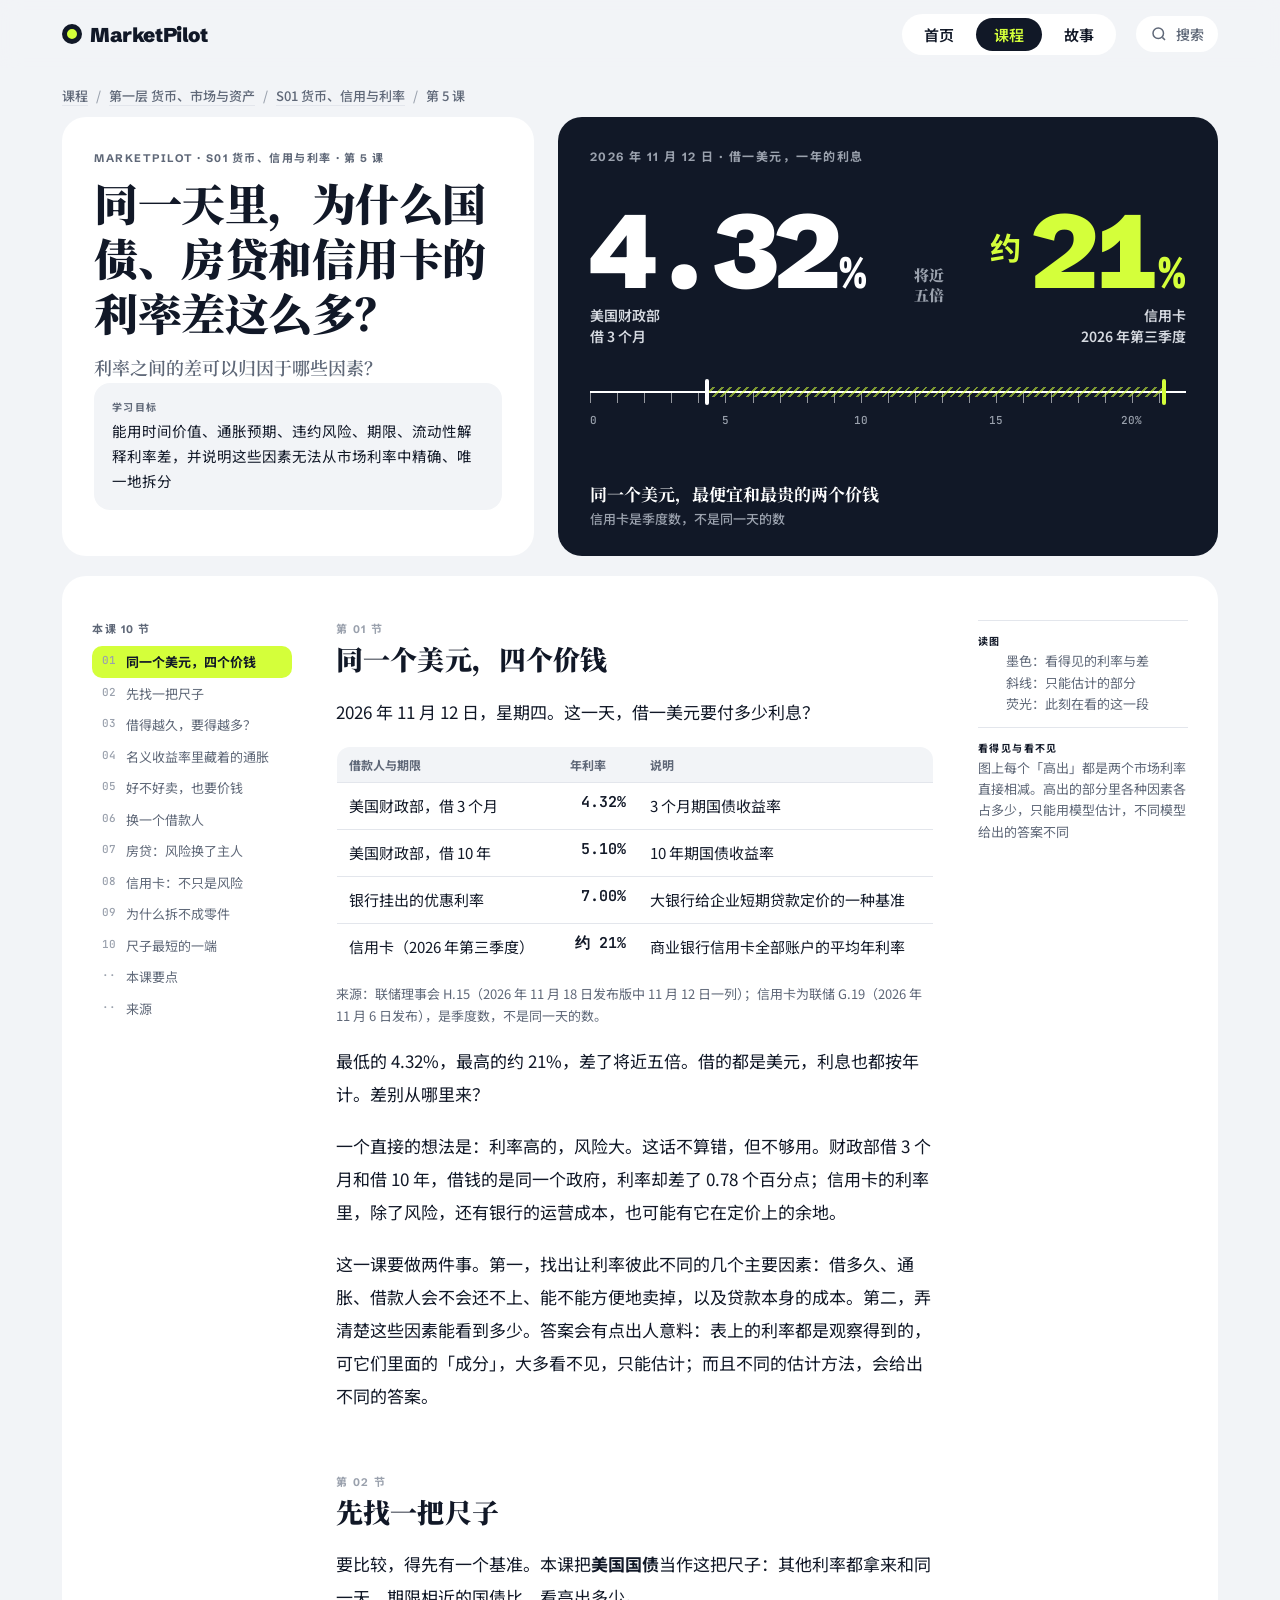
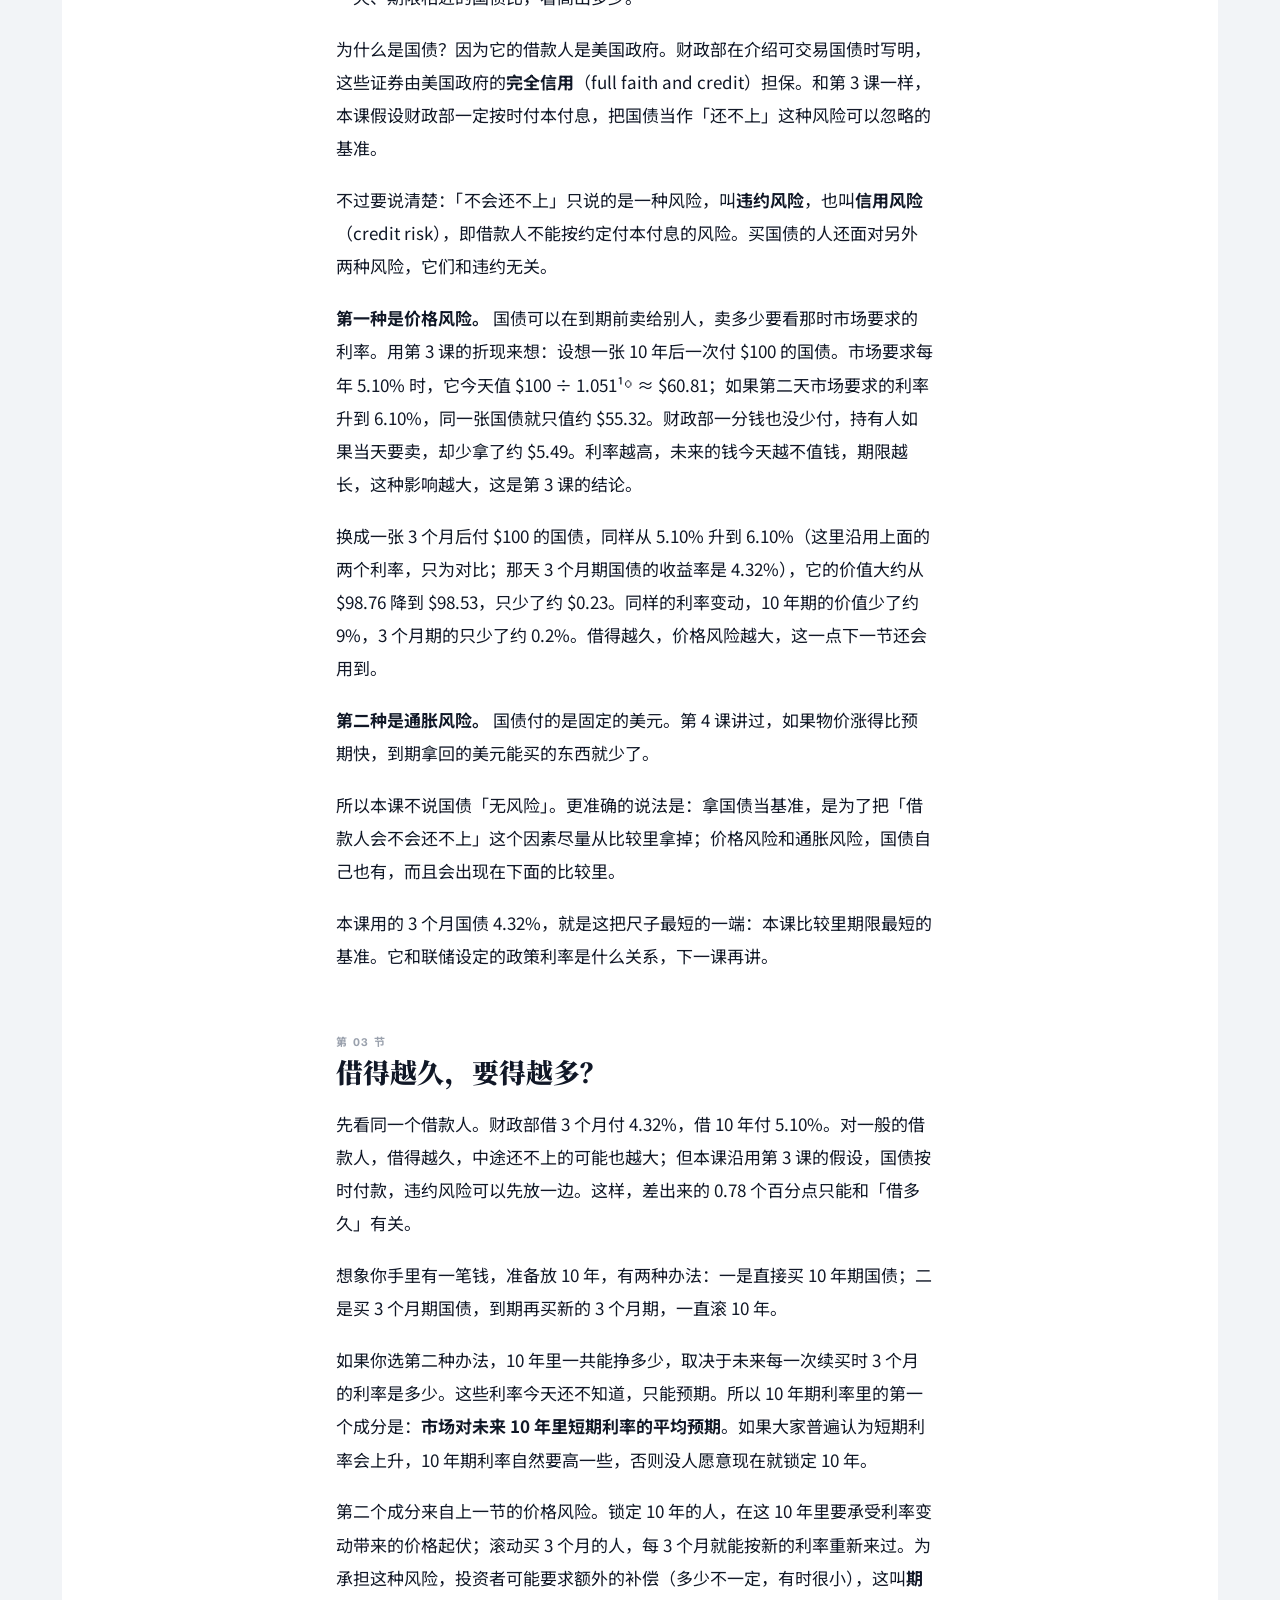
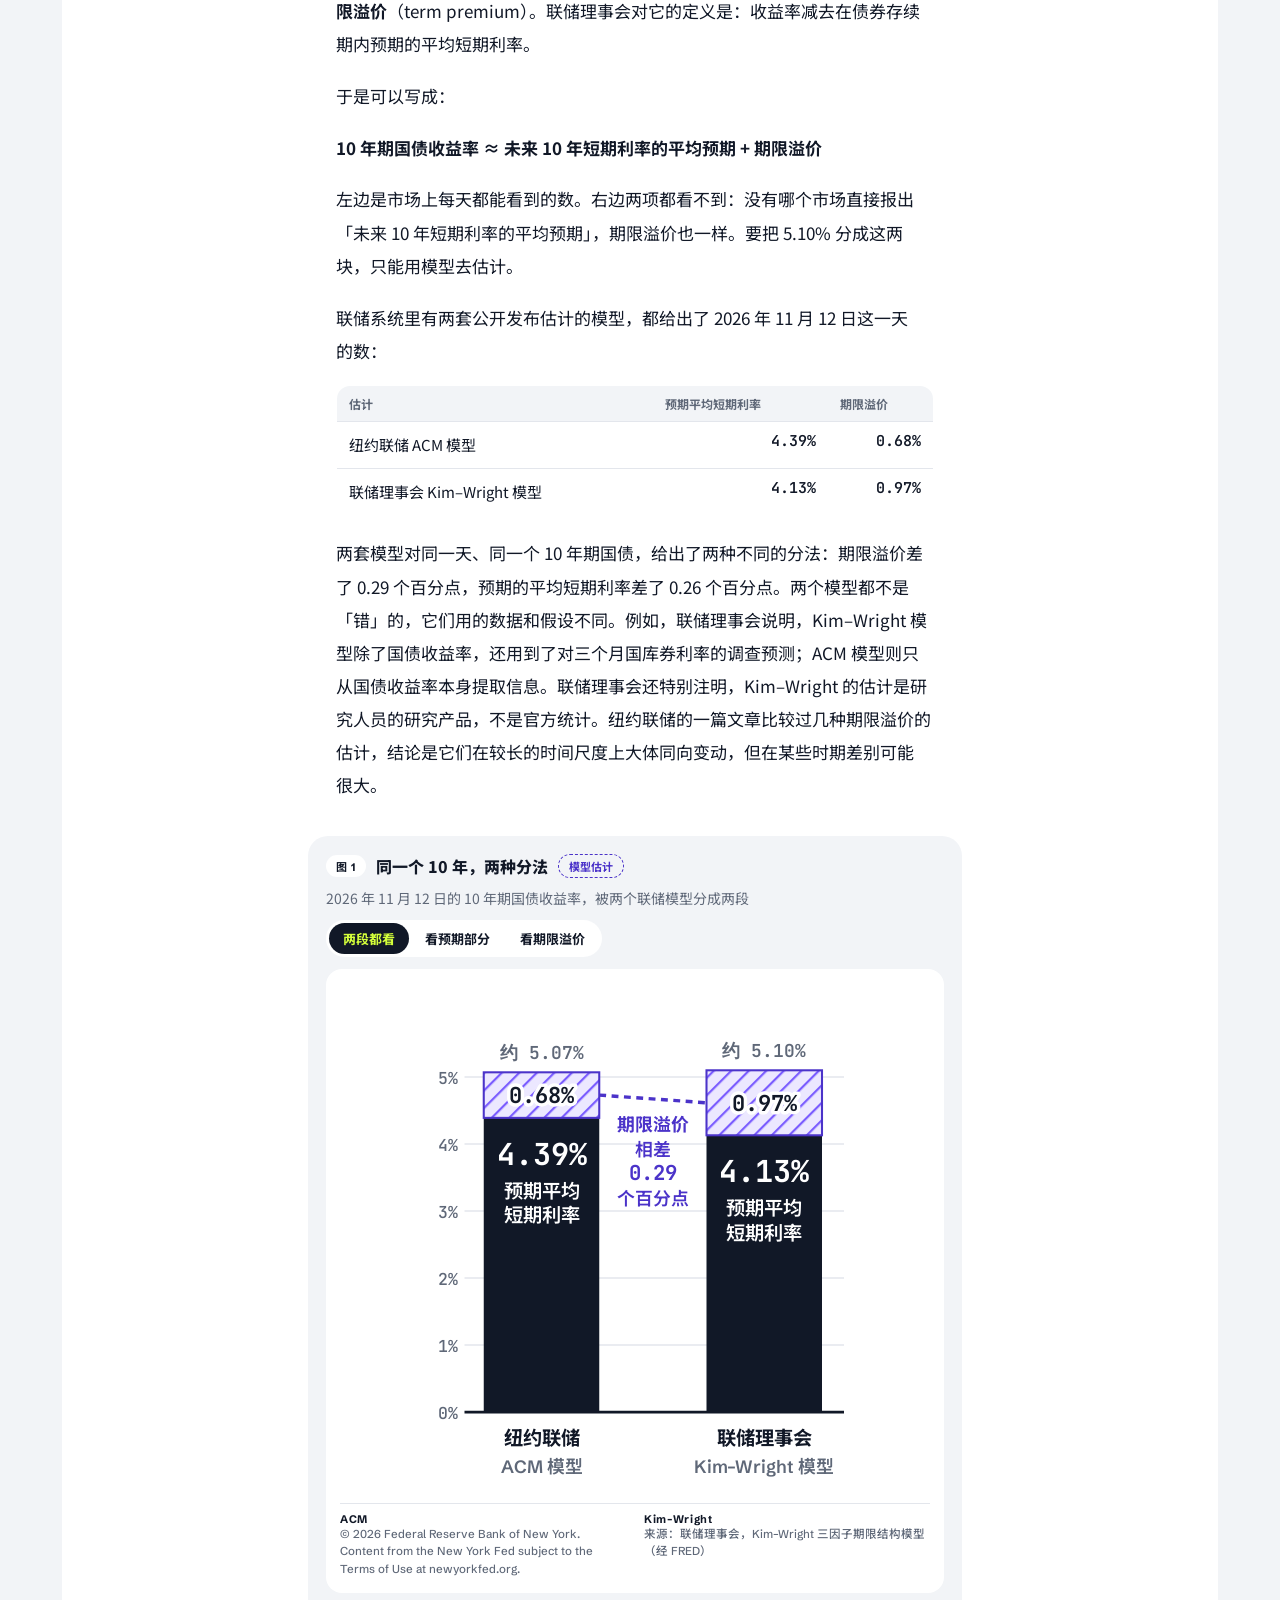
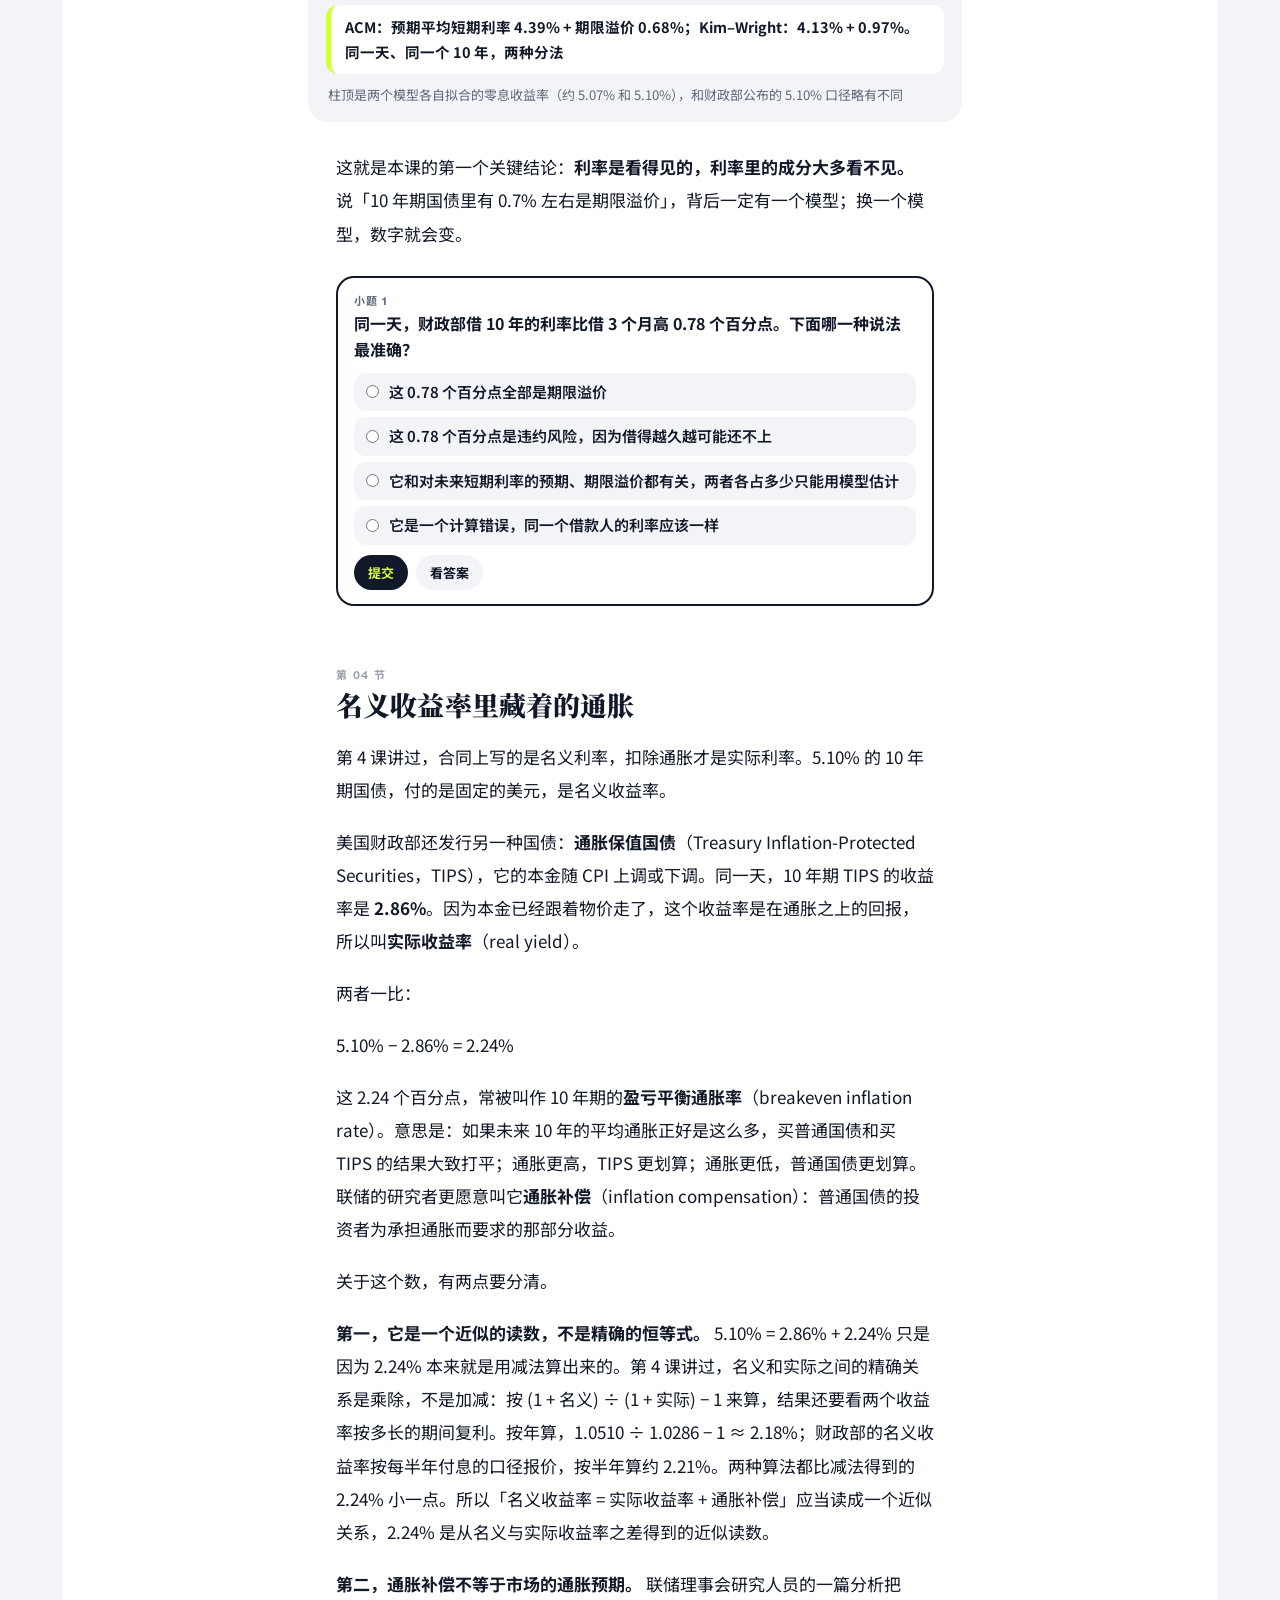
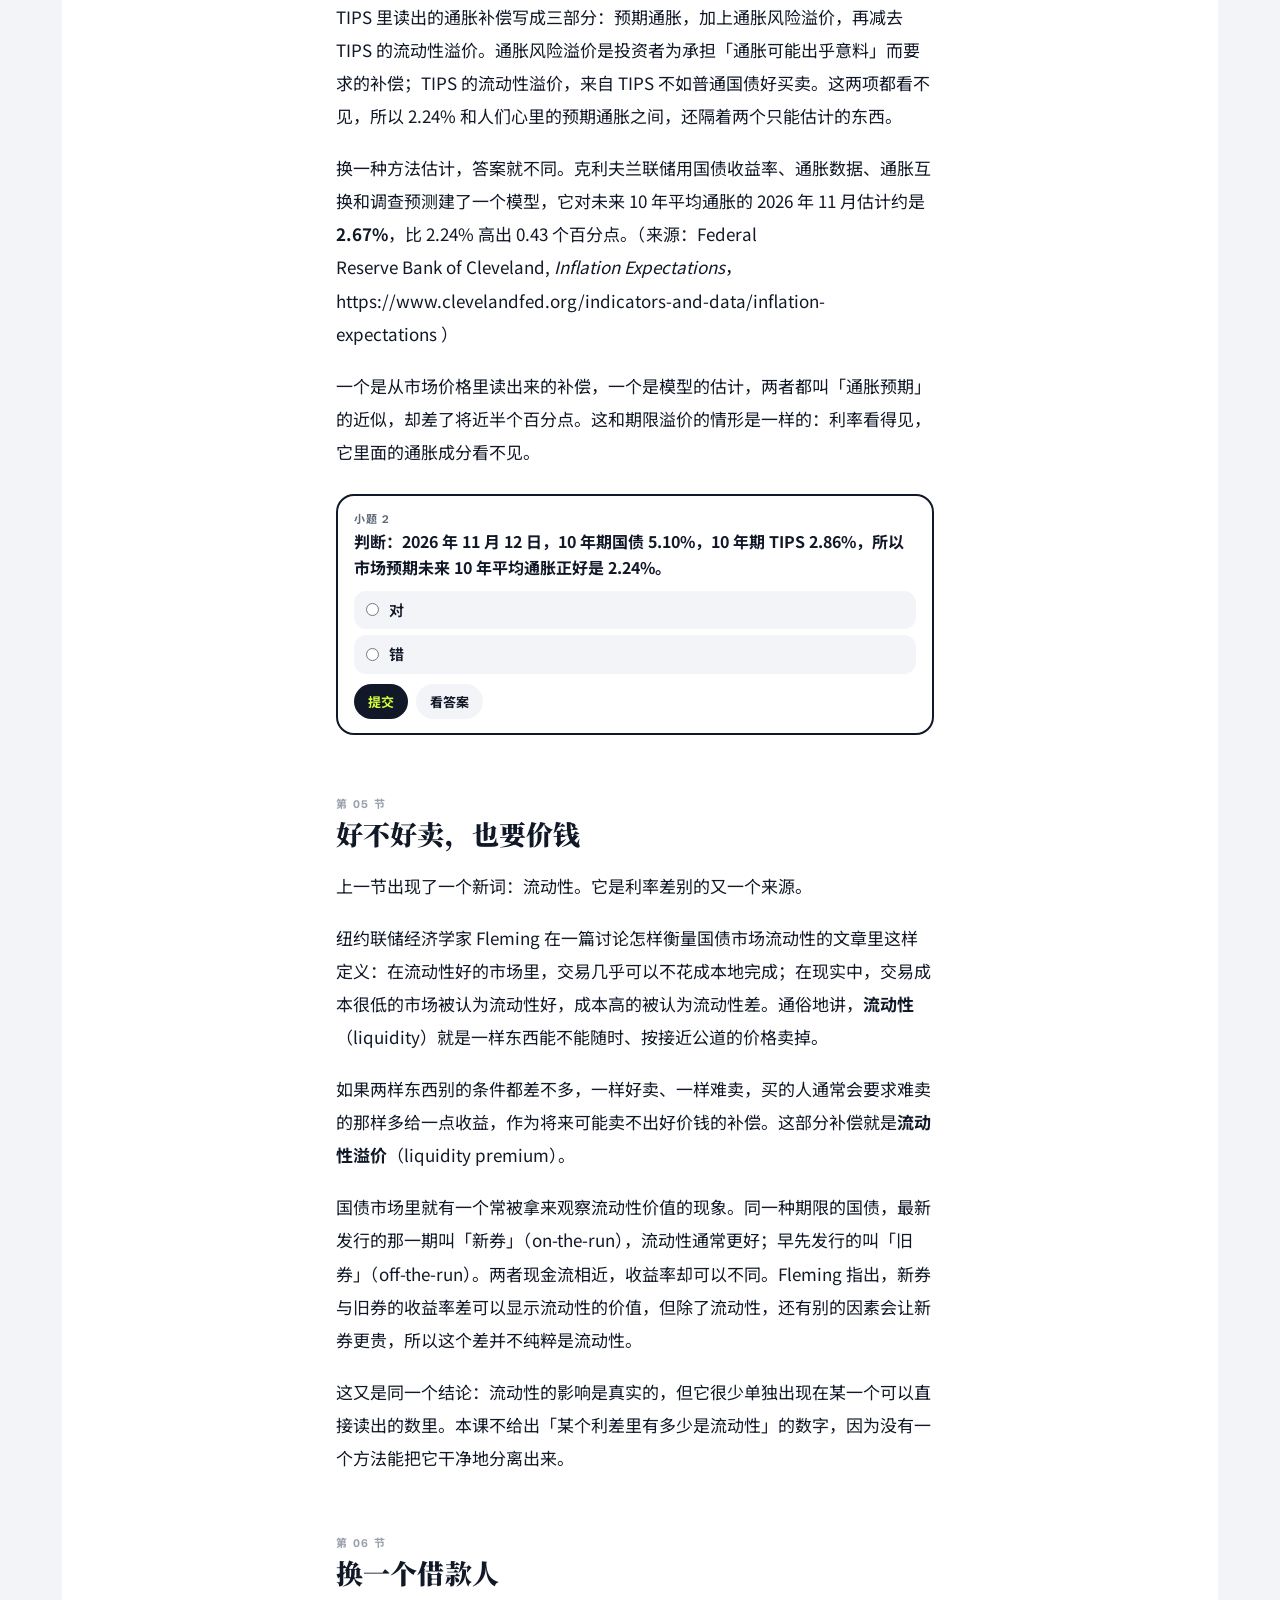
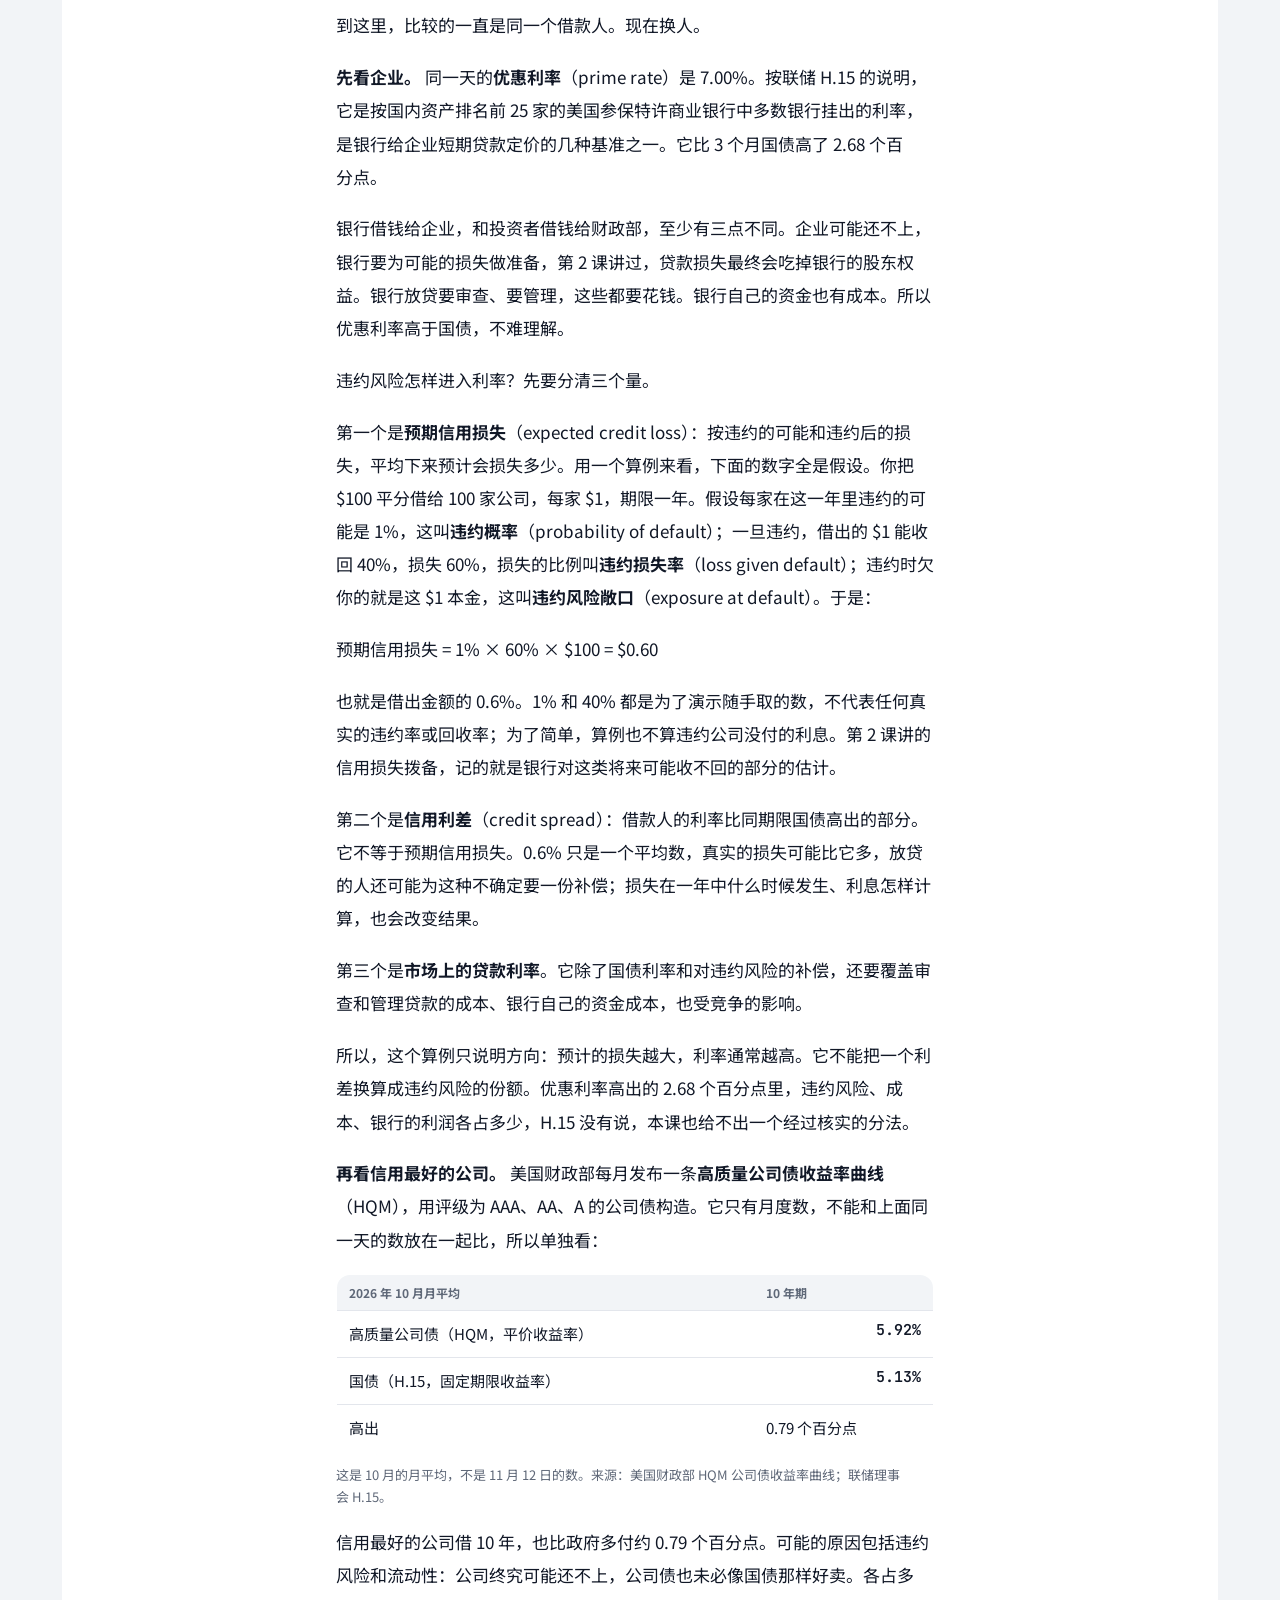
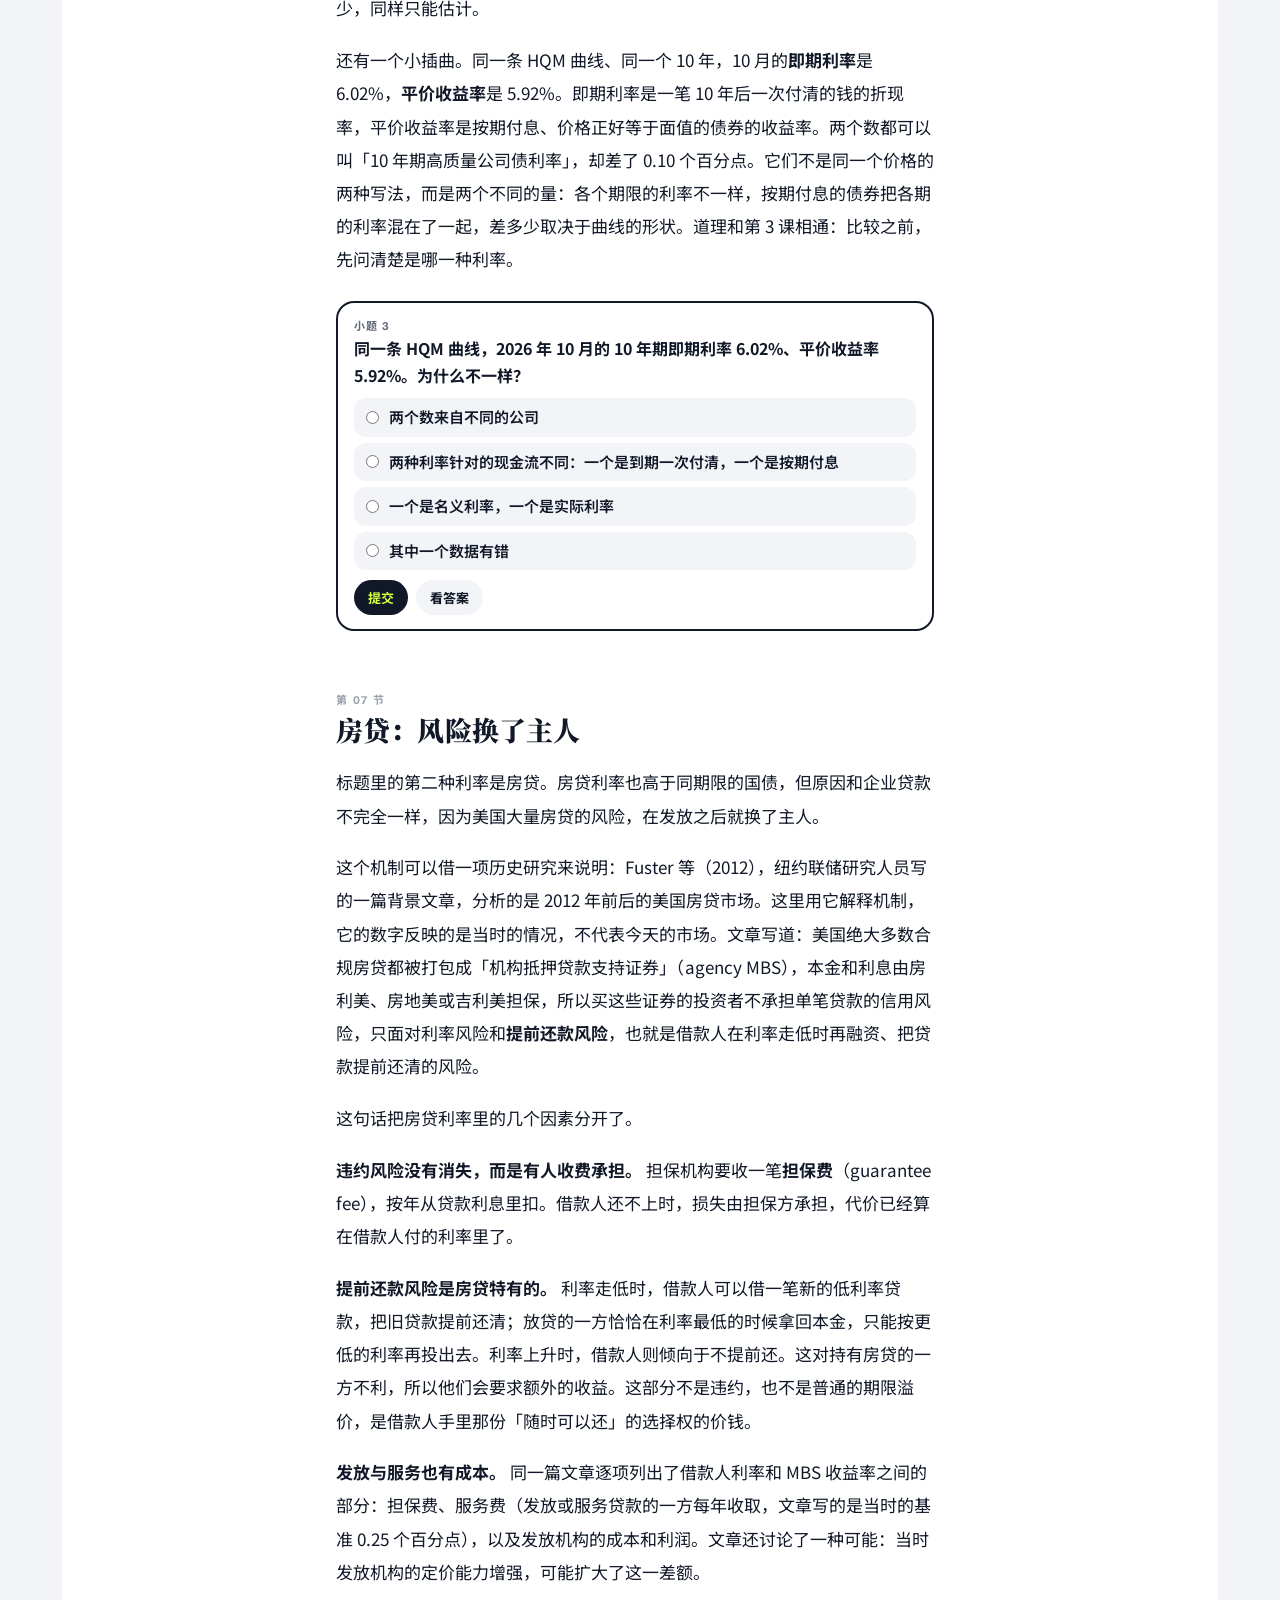
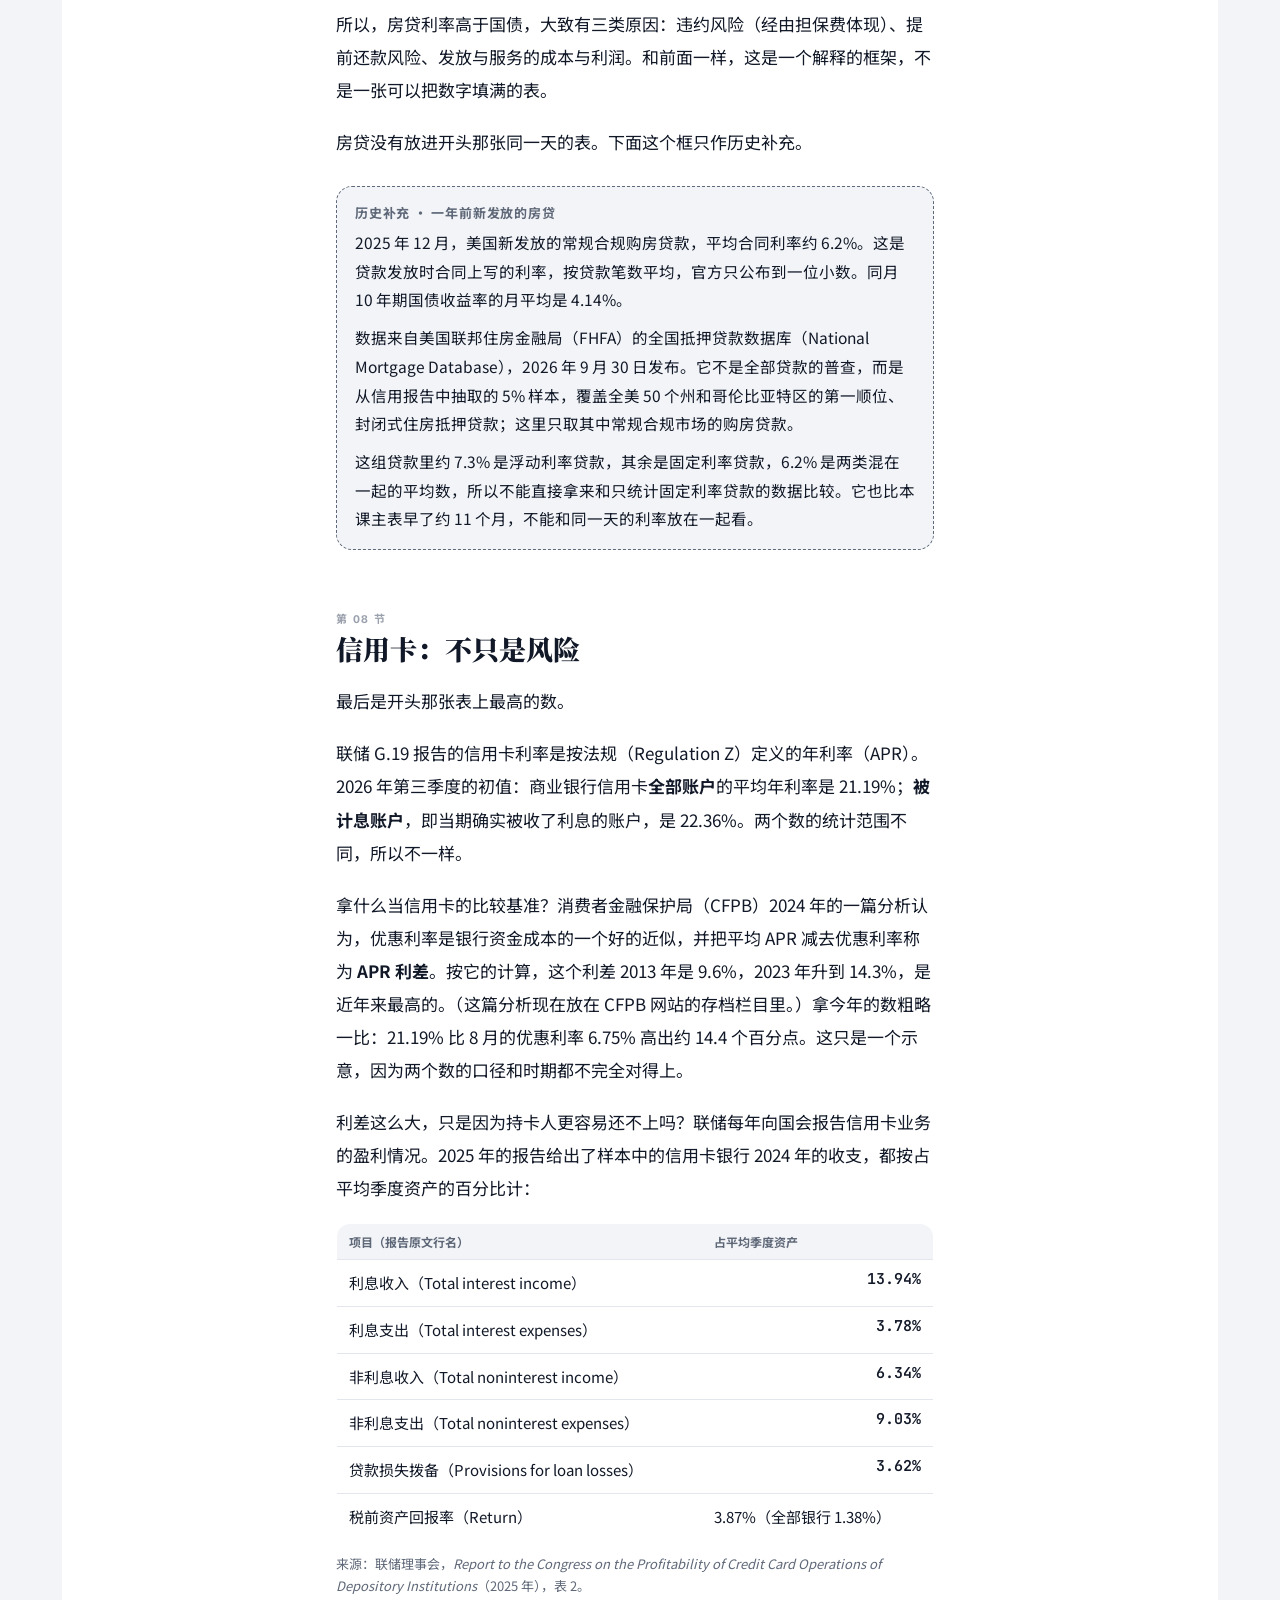
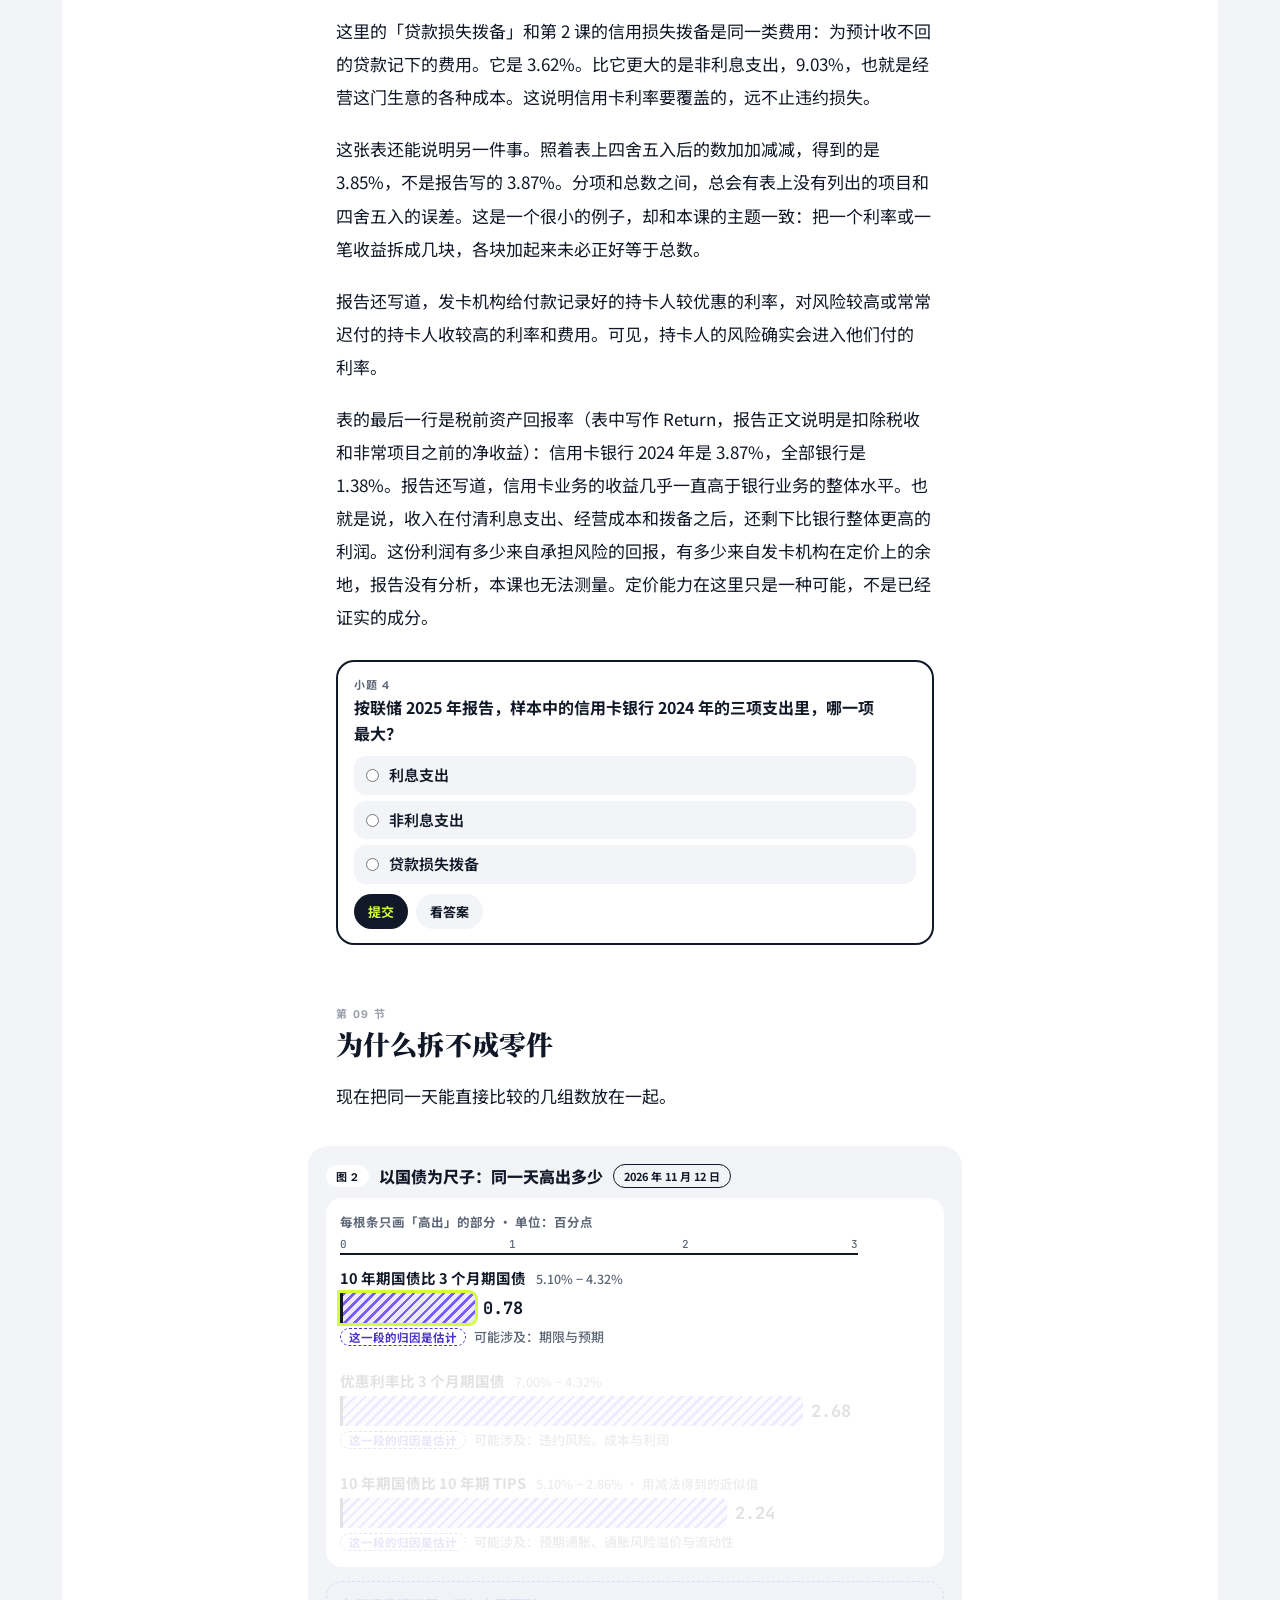
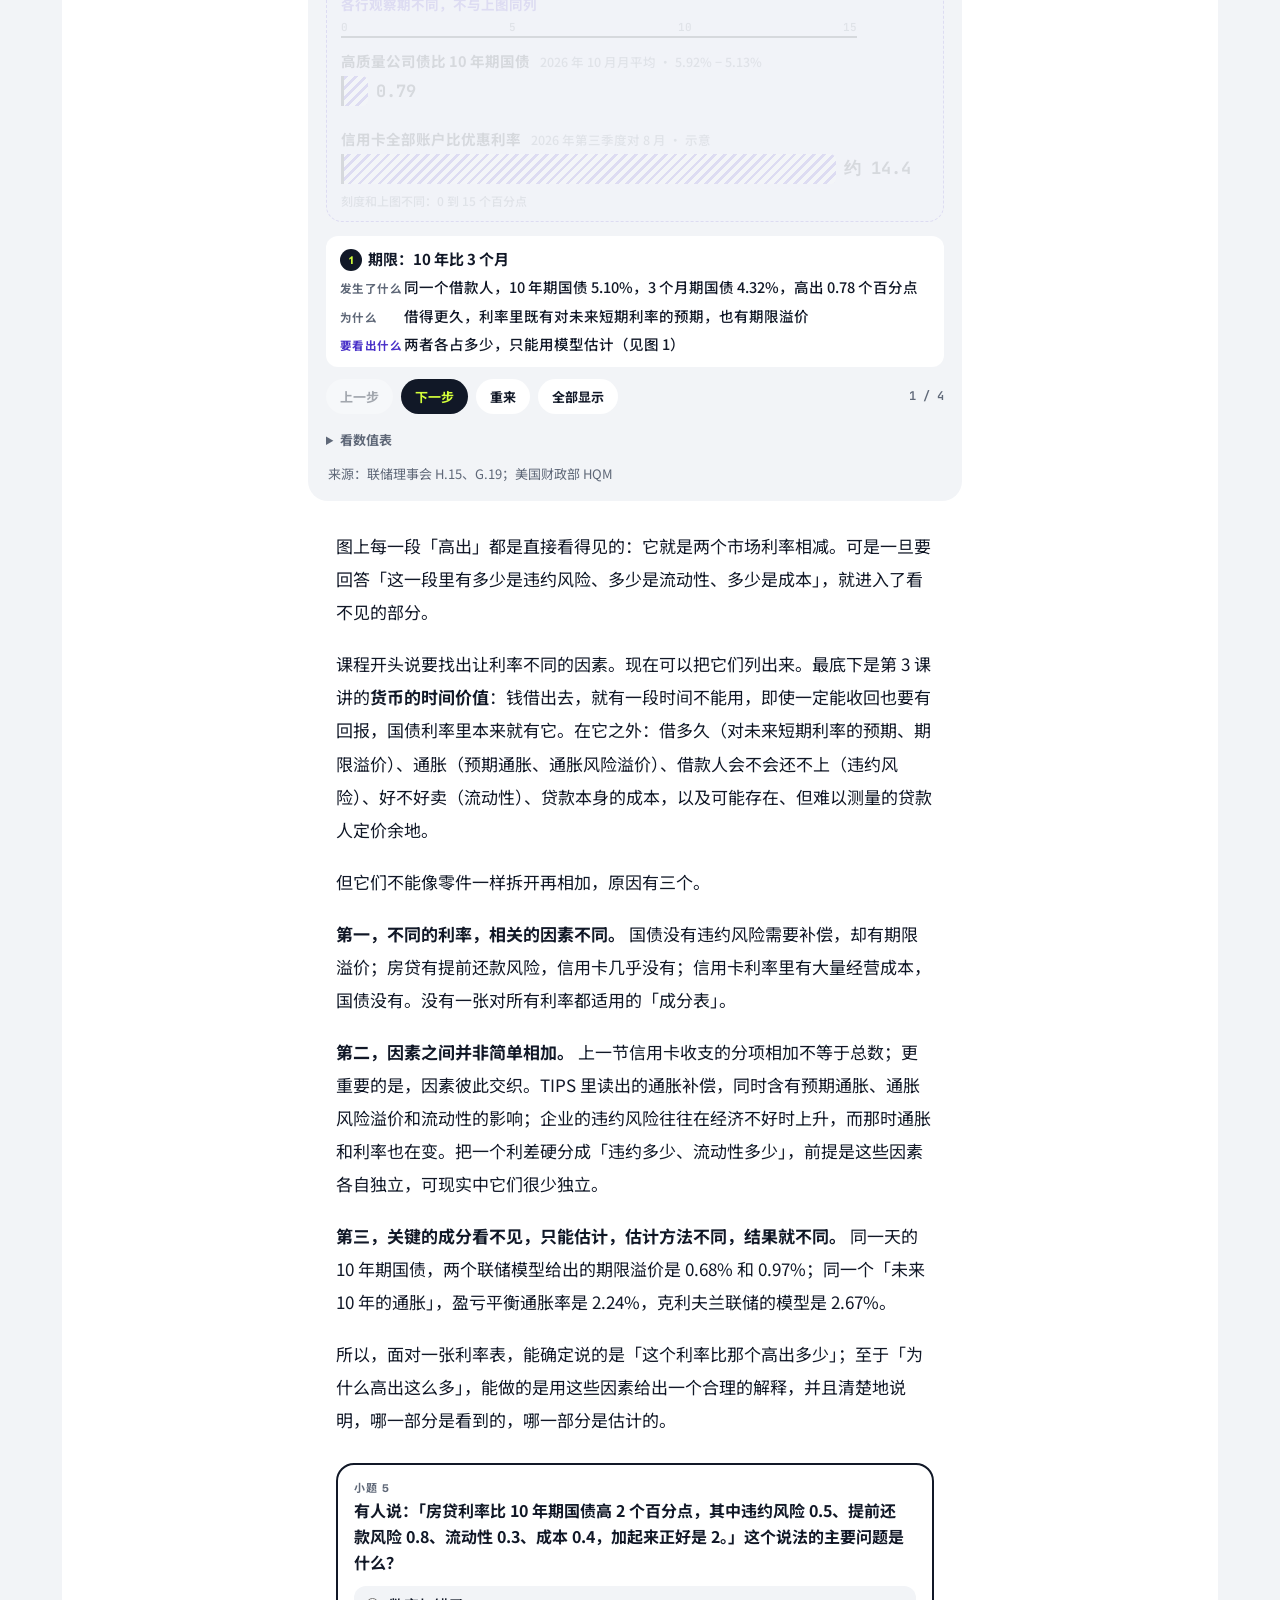
<file: site/lessons/S01-05/index.html>
<!doctype html>
<html lang="zh-CN">
<head>
<meta charset="utf-8">
<meta name="viewport" content="width=device-width, initial-scale=1">
<title>同一天里，为什么国债、房贷和信用卡的利率差这么多？ · S01-05 · MarketPilot</title>
<meta name="description" content="MarketPilot S01-05：同一天，国债、优惠利率和信用卡的利率差得很远。期限、通胀、违约风险、流动性和成本怎样让利率不同，以及为什么这些成分拆不成零件。">
<meta name="robots" content="noindex">
<link rel="preconnect" href="https://fonts.googleapis.com">
<link rel="preconnect" href="https://fonts.gstatic.com" crossorigin>
<link href="https://fonts.googleapis.com/css2?family=Schibsted+Grotesk:wght@400;600;700;900&family=Noto+Sans+SC:wght@400;500;700;900&family=Noto+Serif+SC:wght@600;900&family=JetBrains+Mono:wght@400;500&display=swap" rel="stylesheet">
<link rel="icon" href="data:image/svg+xml,%3Csvg xmlns=%22http://www.w3.org/2000/svg%22 viewBox=%220 0 32 32%22%3E%3Ccircle cx=%2216%22 cy=%2216%22 r=%2212%22 fill=%22%23D4FF3A%22 stroke=%22%23111827%22 stroke-width=%227%22/%3E%3C/svg%3E">
<link rel="stylesheet" href="../../assets/site.css">
<link rel="stylesheet" href="lesson.css">
</head>
<body>
<a class="skip" href="#lesson-body">跳到正文</a>

<header class="top"><div class="w">
  <a class="logo" href="../../"><i></i>MarketPilot</a>
  <nav class="mainnav" aria-label="主导航">
    <a href="../../">首页</a>
    <a href="../../#courses" aria-current="page">课程</a>
    <a href="../../#stories">故事</a>
  </nav>
  <a class="sbtn" href="../../?search=" aria-label="搜索"><svg viewBox="0 0 24 24" fill="none" stroke="currentColor" stroke-width="2" aria-hidden="true"><circle cx="11" cy="11" r="7"/><path d="m20 20-3.5-3.5"/></svg><span>搜索</span></a>
</div>
<div class="rprog" aria-hidden="true"><i id="rprog"></i></div>
</header>

<main class="w" id="main">
  <div class="crumb"><a href="../../#courses">课程</a><span>/</span><a href="../../#layer-1">第一层 货币、市场与资产</a><span>/</span><a href="../../#S01">S01 货币、信用与利率</a><span>/</span>第 5 课</div>

  <section class="lhero" aria-labelledby="lesson-title">
    <div class="card l">
      <div class="lab">MarketPilot · S01 货币、信用与利率 · 第 5 课</div>
      <h1 id="lesson-title">同一天里，为什么国债、房贷和信用卡的利率差这么多？</h1>
      <p class="q">利率之间的差可以归因于哪些因素？</p>
      <p class="goal"><b>学习目标</b>能用时间价值、通胀预期、违约风险、期限、流动性解释利率差，并说明这些因素无法从市场利率中精确、唯一地拆分</p>
    </div>
    <figure class="s5h" aria-labelledby="s5h-cap">
      <p class="s5h-d">2026 年 11 月 12 日 · 借一美元，一年的利息</p>
      <div class="s5h-pair">
        <p class="s5h-a"><b>4.32<small>%</small></b><span>美国财政部<br>借 3 个月</span></p>
        <p class="s5h-x" aria-hidden="true">将近<br>五倍</p>
        <p class="s5h-b"><b><small>约 </small>21<small>%</small></b><span>信用卡<br>2026 年第三季度</span></p>
      </div>
      <div class="s5h-ruler" aria-hidden="true">
        <i class="gap"></i><i class="mk a"></i><i class="mk b"></i>
        <span style="left:0">0</span><span style="left:22.727%">5</span><span style="left:45.455%">10</span><span style="left:68.182%">15</span><span style="left:90.909%">20%</span>
      </div>
      <figcaption id="s5h-cap">同一个美元，最便宜和最贵的两个价钱<br><small>信用卡是季度数，不是同一天的数</small></figcaption>
    </figure>
  </section>

  <div class="card reader">
    <nav class="ltoc" aria-label="本课章节">
      <div class="lab">本课 10 节</div>
      <ol id="toc">
        <li><a href="#s1"><span class="n">01</span>同一个美元，四个价钱</a></li>
        <li><a href="#s2"><span class="n">02</span>先找一把尺子</a></li>
        <li><a href="#s3"><span class="n">03</span>借得越久，要得越多？</a></li>
        <li><a href="#s4"><span class="n">04</span>名义收益率里藏着的通胀</a></li>
        <li><a href="#s5"><span class="n">05</span>好不好卖，也要价钱</a></li>
        <li><a href="#s6"><span class="n">06</span>换一个借款人</a></li>
        <li><a href="#s7"><span class="n">07</span>房贷：风险换了主人</a></li>
        <li><a href="#s8"><span class="n">08</span>信用卡：不只是风险</a></li>
        <li><a href="#s9"><span class="n">09</span>为什么拆不成零件</a></li>
        <li><a href="#s10"><span class="n">10</span>尺子最短的一端</a></li>
        <li><a href="#keys"><span class="n">··</span>本课要点</a></li>
        <li><a href="#srcs"><span class="n">··</span>来源</a></li>
      </ol>
    </nav>

    <article id="lesson-body" tabindex="-1">
<section id="s1" aria-labelledby="h-s1"><h2 id="h-s1" tabindex="-1"><span class="hn">第 01 节</span>同一个美元，四个价钱</h2>
<p>2026 年 11 月 12 日，星期四。这一天，借一美元要付多少利息？</p>
<div class="tblw"><table class="bs"><thead><tr><th>借款人与期限</th><th>年利率</th><th>说明</th></tr></thead><tbody><tr><td>美国财政部，借 3 个月</td><td class="n">4.32%</td><td>3 个月期国债收益率</td></tr><tr><td>美国财政部，借 10 年</td><td class="n">5.10%</td><td>10 年期国债收益率</td></tr><tr><td>银行挂出的优惠利率</td><td class="n">7.00%</td><td>大银行给企业短期贷款定价的一种基准</td></tr><tr><td>信用卡（2026 年第三季度）</td><td class="n">约 21%</td><td>商业银行信用卡全部账户的平均年利率</td></tr></tbody></table></div><p class="tsrc">来源：联储理事会 H.15（2026 年 11 月 18 日发布版中 11 月 12 日一列）；信用卡为联储 G.19（2026 年 11 月 6 日发布），是季度数，不是同一天的数。</p>
<p>最低的 4.32%，最高的约 21%，差了将近五倍。借的都是美元，利息也都按年计。差别从哪里来？</p>
<p>一个直接的想法是：利率高的，风险大。这话不算错，但不够用。财政部借 3 个月和借 10 年，借钱的是同一个政府，利率却差了 0.78 个百分点；信用卡的利率里，除了风险，还有银行的运营成本，也可能有它在定价上的余地。</p>
<p>这一课要做两件事。第一，找出让利率彼此不同的几个主要因素：借多久、通胀、借款人会不会还不上、能不能方便地卖掉，以及贷款本身的成本。第二，弄清楚这些因素能看到多少。答案会有点出人意料：表上的利率都是观察得到的，可它们里面的「成分」，大多看不见，只能估计；而且不同的估计方法，会给出不同的答案。</p>
</section>

<section id="s2" aria-labelledby="h-s2"><h2 id="h-s2" tabindex="-1"><span class="hn">第 02 节</span>先找一把尺子</h2>
<p>要比较，得先有一个基准。本课把<strong>美国国债</strong>当作这把尺子：其他利率都拿来和同一天、期限相近的国债比，看高出多少。</p>
<p>为什么是国债？因为它的借款人是美国政府。财政部在介绍可交易国债时写明，这些证券由美国政府的<strong>完全信用</strong>（full faith and credit）担保。和第 3 课一样，本课假设财政部一定按时付本付息，把国债当作「还不上」这种风险可以忽略的基准。</p>
<p>不过要说清楚：「不会还不上」只说的是一种风险，叫<strong>违约风险</strong>，也叫<strong>信用风险</strong>（credit risk），即借款人不能按约定付本付息的风险。买国债的人还面对另外两种风险，它们和违约无关。</p>
<p><strong>第一种是价格风险。</strong> 国债可以在到期前卖给别人，卖多少要看那时市场要求的利率。用第 3 课的折现来想：设想一张 10 年后一次付 $100 的国债。市场要求每年 5.10% 时，它今天值 $100 ÷ 1.051¹⁰ ≈ $60.81；如果第二天市场要求的利率升到 6.10%，同一张国债就只值约 $55.32。财政部一分钱也没少付，持有人如果当天要卖，却少拿了约 $5.49。利率越高，未来的钱今天越不值钱，期限越长，这种影响越大，这是第 3 课的结论。</p>
<p>换成一张 3 个月后付 $100 的国债，同样从 5.10% 升到 6.10%（这里沿用上面的两个利率，只为对比；那天 3 个月期国债的收益率是 4.32%），它的价值大约从 $98.76 降到 $98.53，只少了约 $0.23。同样的利率变动，10 年期的价值少了约 9%，3 个月期的只少了约 0.2%。借得越久，价格风险越大，这一点下一节还会用到。</p>
<p><strong>第二种是通胀风险。</strong> 国债付的是固定的美元。第 4 课讲过，如果物价涨得比预期快，到期拿回的美元能买的东西就少了。</p>
<p>所以本课不说国债「无风险」。更准确的说法是：拿国债当基准，是为了把「借款人会不会还不上」这个因素尽量从比较里拿掉；价格风险和通胀风险，国债自己也有，而且会出现在下面的比较里。</p>
<p>本课用的 3 个月国债 4.32%，就是这把尺子最短的一端：本课比较里期限最短的基准。它和联储设定的政策利率是什么关系，下一课再讲。</p>
</section>

<section id="s3" aria-labelledby="h-s3"><h2 id="h-s3" tabindex="-1"><span class="hn">第 03 节</span>借得越久，要得越多？</h2>
<p>先看同一个借款人。财政部借 3 个月付 4.32%，借 10 年付 5.10%。对一般的借款人，借得越久，中途还不上的可能也越大；但本课沿用第 3 课的假设，国债按时付款，违约风险可以先放一边。这样，差出来的 0.78 个百分点只能和「借多久」有关。</p>
<p>想象你手里有一笔钱，准备放 10 年，有两种办法：一是直接买 10 年期国债；二是买 3 个月期国债，到期再买新的 3 个月期，一直滚 10 年。</p>
<p>如果你选第二种办法，10 年里一共能挣多少，取决于未来每一次续买时 3 个月的利率是多少。这些利率今天还不知道，只能预期。所以 10 年期利率里的第一个成分是：<strong>市场对未来 10 年里短期利率的平均预期</strong>。如果大家普遍认为短期利率会上升，10 年期利率自然要高一些，否则没人愿意现在就锁定 10 年。</p>
<p>第二个成分来自上一节的价格风险。锁定 10 年的人，在这 10 年里要承受利率变动带来的价格起伏；滚动买 3 个月的人，每 3 个月就能按新的利率重新来过。为承担这种风险，投资者可能要求额外的补偿（多少不一定，有时很小），这叫<strong>期限溢价</strong>（term premium）。联储理事会对它的定义是：收益率减去在债券存续期内预期的平均短期利率。</p>
<p>于是可以写成：</p>
<p><strong>10 年期国债收益率 ≈ 未来 10 年短期利率的平均预期 + 期限溢价</strong></p>
<p>左边是市场上每天都能看到的数。右边两项都看不到：没有哪个市场直接报出「未来 10 年短期利率的平均预期」，期限溢价也一样。要把 5.10% 分成这两块，只能用模型去估计。</p>
<p>联储系统里有两套公开发布估计的模型，都给出了 2026 年 11 月 12 日这一天的数：</p>
<div class="tblw"><table class="bs"><thead><tr><th>估计</th><th>预期平均短期利率</th><th>期限溢价</th></tr></thead><tbody><tr><td>纽约联储 ACM 模型</td><td class="n">4.39%</td><td class="n">0.68%</td></tr><tr><td>联储理事会 Kim–Wright 模型</td><td class="n">4.13%</td><td class="n">0.97%</td></tr></tbody></table></div>
<p>两套模型对同一天、同一个 10 年期国债，给出了两种不同的分法：期限溢价差了 0.29 个百分点，预期的平均短期利率差了 0.26 个百分点。两个模型都不是「错」的，它们用的数据和假设不同。例如，联储理事会说明，Kim–Wright 模型除了国债收益率，还用到了对三个月国库券利率的调查预测；ACM 模型则只从国债收益率本身提取信息。联储理事会还特别注明，Kim–Wright 的估计是研究人员的研究产品，不是官方统计。纽约联储的一篇文章比较过几种期限溢价的估计，结论是它们在较长的时间尺度上大体同向变动，但在某些时期差别可能很大。</p>
<figure class="pf" id="fig1" aria-labelledby="fig1-t">
  <figcaption class="pf-hd"><span class="flab">图 1</span><span id="fig1-t">同一个 10 年，两种分法</span><span class="kind model">模型估计</span></figcaption>
  <p class="pf-desc">2026 年 11 月 12 日的 10 年期国债收益率，被两个联储模型分成两段</p>
  <div class="ctl"><span class="seg" role="group" aria-label="高亮哪一段" id="fig1-seg"><button type="button" data-v="all" aria-pressed="true">两段都看</button><button type="button" data-v="exp" aria-pressed="false" tabindex="-1">看预期部分</button><button type="button" data-v="tp" aria-pressed="false" tabindex="-1">看期限溢价</button></span></div>
  <div class="pf-stage f1">
    <svg id="fig1-svg" viewBox="0 0 320 372" role="img" aria-label="两根竖柱。纽约联储 ACM 模型：预期平均短期利率 4.39%，期限溢价 0.68%。联储理事会 Kim–Wright 模型：预期平均短期利率 4.13%，期限溢价 0.97%。期限溢价相差 0.29 个百分点，预期部分相差 0.26 个百分点"></svg>
    <div class="f1-cr">
      <p><b>ACM</b>© 2026 Federal Reserve Bank of New York. Content from the New York Fed subject to the Terms of Use at newyorkfed.org.</p>
      <p><b>Kim–Wright</b>来源：联储理事会，Kim–Wright 三因子期限结构模型（经 FRED）</p>
    </div>
  </div>
  <p class="verdict" id="fig1-v" aria-live="polite"></p>
  <p class="pf-note">柱顶是两个模型各自拟合的零息收益率（约 5.07% 和 5.10%），和财政部公布的 5.10% 口径略有不同</p>
</figure>
<p>这就是本课的第一个关键结论：<strong>利率是看得见的，利率里的成分大多看不见。</strong> 说「10 年期国债里有 0.7% 左右是期限溢价」，背后一定有一个模型；换一个模型，数字就会变。</p>
<div class="quiz" id="q1" data-answer="2">
  <p class="qq"><span class="qh">小题 1</span>同一天，财政部借 10 年的利率比借 3 个月高 0.78 个百分点。下面哪一种说法最准确？</p>
  <ul class="opts"><li>这 0.78 个百分点全部是期限溢价</li><li>这 0.78 个百分点是违约风险，因为借得越久越可能还不上</li><li>它和对未来短期利率的预期、期限溢价都有关，两者各占多少只能用模型估计</li><li>它是一个计算错误，同一个借款人的利率应该一样</li></ul>
  <p class="qhint" hidden><b>提示：</b>借款人是同一个，本课假设国债按时付款，违约风险可以先放一边。想想滚动买 3 个月期国债的人，未来 10 年会拿到什么利率。</p>
  <p class="qans" hidden><b>答案：</b>C。10 年期利率既反映对未来短期利率的平均预期，也包含期限溢价。两套联储模型把同一天的 10 年期利率分得不一样，期限溢价分别约 0.68% 和 0.97%。A 忽略了预期；B 不对：本课假设国债按时付款，同一个借款人借 3 个月和借 10 年，差别不来自违约风险。</p>
</div>
</section>

<section id="s4" aria-labelledby="h-s4"><h2 id="h-s4" tabindex="-1"><span class="hn">第 04 节</span>名义收益率里藏着的通胀</h2>
<p>第 4 课讲过，合同上写的是名义利率，扣除通胀才是实际利率。5.10% 的 10 年期国债，付的是固定的美元，是名义收益率。</p>
<p>美国财政部还发行另一种国债：<strong>通胀保值国债</strong>（Treasury Inflation-Protected Securities，TIPS），它的本金随 CPI 上调或下调。同一天，10 年期 TIPS 的收益率是 <strong>2.86%</strong>。因为本金已经跟着物价走了，这个收益率是在通胀之上的回报，所以叫<strong>实际收益率</strong>（real yield）。</p>
<p>两者一比：</p>
<p>5.10% − 2.86% = 2.24%</p>
<p>这 2.24 个百分点，常被叫作 10 年期的<strong>盈亏平衡通胀率</strong>（breakeven inflation rate）。意思是：如果未来 10 年的平均通胀正好是这么多，买普通国债和买 TIPS 的结果大致打平；通胀更高，TIPS 更划算；通胀更低，普通国债更划算。联储的研究者更愿意叫它<strong>通胀补偿</strong>（inflation compensation）：普通国债的投资者为承担通胀而要求的那部分收益。</p>
<p>关于这个数，有两点要分清。</p>
<p><strong>第一，它是一个近似的读数，不是精确的恒等式。</strong> 5.10% = 2.86% + 2.24% 只是因为 2.24% 本来就是用减法算出来的。第 4 课讲过，名义和实际之间的精确关系是乘除，不是加减：按 (1 + 名义) ÷ (1 + 实际) − 1 来算，结果还要看两个收益率按多长的期间复利。按年算，1.0510 ÷ 1.0286 − 1 ≈ 2.18%；财政部的名义收益率按每半年付息的口径报价，按半年算约 2.21%。两种算法都比减法得到的 2.24% 小一点。所以「名义收益率 = 实际收益率 + 通胀补偿」应当读成一个近似关系，2.24% 是从名义与实际收益率之差得到的近似读数。</p>
<p><strong>第二，通胀补偿不等于市场的通胀预期。</strong> 联储理事会研究人员的一篇分析把 TIPS 里读出的通胀补偿写成三部分：预期通胀，加上通胀风险溢价，再减去 TIPS 的流动性溢价。通胀风险溢价是投资者为承担「通胀可能出乎意料」而要求的补偿；TIPS 的流动性溢价，来自 TIPS 不如普通国债好买卖。这两项都看不见，所以 2.24% 和人们心里的预期通胀之间，还隔着两个只能估计的东西。</p>
<p>换一种方法估计，答案就不同。克利夫兰联储用国债收益率、通胀数据、通胀互换和调查预测建了一个模型，它对未来 10 年平均通胀的 2026 年 11 月估计约是 <strong>2.67%</strong>，比 2.24% 高出 0.43 个百分点。（来源：Federal Reserve Bank of Cleveland, <em>Inflation Expectations</em>，https://www.clevelandfed.org/indicators-and-data/inflation-expectations ）</p>
<p>一个是从市场价格里读出来的补偿，一个是模型的估计，两者都叫「通胀预期」的近似，却差了将近半个百分点。这和期限溢价的情形是一样的：利率看得见，它里面的通胀成分看不见。</p>
<div class="quiz" id="q2" data-answer="1">
  <p class="qq"><span class="qh">小题 2</span>判断：2026 年 11 月 12 日，10 年期国债 5.10%，10 年期 TIPS 2.86%，所以市场预期未来 10 年平均通胀正好是 2.24%。</p>
  <ul class="opts"><li class="add">对</li><li class="add">错</li></ul>
  <p class="qhint" hidden><b>提示：</b>这 2.24% 是怎样算出来的？它里面除了预期通胀，还可能有什么？</p>
  <p class="qans" hidden><b>答案：</b>错。2.24% 是两种收益率的差，是一个近似的通胀补偿。它除了预期通胀，还包含通胀风险溢价，并受 TIPS 流动性溢价的影响；用精确的乘除关系算也只有约 2.2%。克利夫兰联储模型的同期估计约 2.67%。</p>
</div>
</section>

<section id="s5" aria-labelledby="h-s5"><h2 id="h-s5" tabindex="-1"><span class="hn">第 05 节</span>好不好卖，也要价钱</h2>
<p>上一节出现了一个新词：流动性。它是利率差别的又一个来源。</p>
<p>纽约联储经济学家 Fleming 在一篇讨论怎样衡量国债市场流动性的文章里这样定义：在流动性好的市场里，交易几乎可以不花成本地完成；在现实中，交易成本很低的市场被认为流动性好，成本高的被认为流动性差。通俗地讲，<strong>流动性</strong>（liquidity）就是一样东西能不能随时、按接近公道的价格卖掉。</p>
<p>如果两样东西别的条件都差不多，一样好卖、一样难卖，买的人通常会要求难卖的那样多给一点收益，作为将来可能卖不出好价钱的补偿。这部分补偿就是<strong>流动性溢价</strong>（liquidity premium）。</p>
<p>国债市场里就有一个常被拿来观察流动性价值的现象。同一种期限的国债，最新发行的那一期叫「新券」（on-the-run），流动性通常更好；早先发行的叫「旧券」（off-the-run）。两者现金流相近，收益率却可以不同。Fleming 指出，新券与旧券的收益率差可以显示流动性的价值，但除了流动性，还有别的因素会让新券更贵，所以这个差并不纯粹是流动性。</p>
<p>这又是同一个结论：流动性的影响是真实的，但它很少单独出现在某一个可以直接读出的数里。本课不给出「某个利差里有多少是流动性」的数字，因为没有一个方法能把它干净地分离出来。</p>
</section>

<section id="s6" aria-labelledby="h-s6"><h2 id="h-s6" tabindex="-1"><span class="hn">第 06 节</span>换一个借款人</h2>
<p>到这里，比较的一直是同一个借款人。现在换人。</p>
<p><strong>先看企业。</strong> 同一天的<strong>优惠利率</strong>（prime rate）是 7.00%。按联储 H.15 的说明，它是按国内资产排名前 25 家的美国参保特许商业银行中多数银行挂出的利率，是银行给企业短期贷款定价的几种基准之一。它比 3 个月国债高了 2.68 个百分点。</p>
<p>银行借钱给企业，和投资者借钱给财政部，至少有三点不同。企业可能还不上，银行要为可能的损失做准备，第 2 课讲过，贷款损失最终会吃掉银行的股东权益。银行放贷要审查、要管理，这些都要花钱。银行自己的资金也有成本。所以优惠利率高于国债，不难理解。</p>
<p>违约风险怎样进入利率？先要分清三个量。</p>
<p>第一个是<strong>预期信用损失</strong>（expected credit loss）：按违约的可能和违约后的损失，平均下来预计会损失多少。用一个算例来看，下面的数字全是假设。你把 $100 平分借给 100 家公司，每家 $1，期限一年。假设每家在这一年里违约的可能是 1%，这叫<strong>违约概率</strong>（probability of default）；一旦违约，借出的 $1 能收回 40%，损失 60%，损失的比例叫<strong>违约损失率</strong>（loss given default）；违约时欠你的就是这 $1 本金，这叫<strong>违约风险敞口</strong>（exposure at default）。于是：</p>
<p>预期信用损失 = 1% × 60% × $100 = $0.60</p>
<p>也就是借出金额的 0.6%。1% 和 40% 都是为了演示随手取的数，不代表任何真实的违约率或回收率；为了简单，算例也不算违约公司没付的利息。第 2 课讲的信用损失拨备，记的就是银行对这类将来可能收不回的部分的估计。</p>
<p>第二个是<strong>信用利差</strong>（credit spread）：借款人的利率比同期限国债高出的部分。它不等于预期信用损失。0.6% 只是一个平均数，真实的损失可能比它多，放贷的人还可能为这种不确定要一份补偿；损失在一年中什么时候发生、利息怎样计算，也会改变结果。</p>
<p>第三个是<strong>市场上的贷款利率</strong>。它除了国债利率和对违约风险的补偿，还要覆盖审查和管理贷款的成本、银行自己的资金成本，也受竞争的影响。</p>
<p>所以，这个算例只说明方向：预计的损失越大，利率通常越高。它不能把一个利差换算成违约风险的份额。优惠利率高出的 2.68 个百分点里，违约风险、成本、银行的利润各占多少，H.15 没有说，本课也给不出一个经过核实的分法。</p>
<p><strong>再看信用最好的公司。</strong> 美国财政部每月发布一条<strong>高质量公司债收益率曲线</strong>（HQM），用评级为 AAA、AA、A 的公司债构造。它只有月度数，不能和上面同一天的数放在一起比，所以单独看：</p>
<div class="tblw"><table class="bs"><thead><tr><th>2026 年 10 月月平均</th><th>10 年期</th></tr></thead><tbody><tr><td>高质量公司债（HQM，平价收益率）</td><td class="n">5.92%</td></tr><tr><td>国债（H.15，固定期限收益率）</td><td class="n">5.13%</td></tr><tr><td>高出</td><td>0.79 个百分点</td></tr></tbody></table></div><p class="tsrc">这是 10 月的月平均，不是 11 月 12 日的数。来源：美国财政部 HQM 公司债收益率曲线；联储理事会 H.15。</p>
<p>信用最好的公司借 10 年，也比政府多付约 0.79 个百分点。可能的原因包括违约风险和流动性：公司终究可能还不上，公司债也未必像国债那样好卖。各占多少，同样只能估计。</p>
<p>还有一个小插曲。同一条 HQM 曲线、同一个 10 年，10 月的<strong>即期利率</strong>是 6.02%，<strong>平价收益率</strong>是 5.92%。即期利率是一笔 10 年后一次付清的钱的折现率，平价收益率是按期付息、价格正好等于面值的债券的收益率。两个数都可以叫「10 年期高质量公司债利率」，却差了 0.10 个百分点。它们不是同一个价格的两种写法，而是两个不同的量：各个期限的利率不一样，按期付息的债券把各期的利率混在了一起，差多少取决于曲线的形状。道理和第 3 课相通：比较之前，先问清楚是哪一种利率。</p>
<div class="quiz" id="q3" data-answer="1">
  <p class="qq"><span class="qh">小题 3</span>同一条 HQM 曲线，2026 年 10 月的 10 年期即期利率 6.02%、平价收益率 5.92%。为什么不一样？</p>
  <ul class="opts"><li>两个数来自不同的公司</li><li>两种利率针对的现金流不同：一个是到期一次付清，一个是按期付息</li><li>一个是名义利率，一个是实际利率</li><li>其中一个数据有错</li></ul>
  <p class="qhint" hidden><b>提示：</b>想想两个数各自针对什么样的现金流。</p>
  <p class="qans" hidden><b>答案：</b>B。即期利率针对 10 年后一次付清的钱，平价收益率针对按期付息、价格等于面值的债券。这是同一条曲线上的两个不同的量，各期利率不一样时，数不同很正常。两者都是名义利率，所以 C 不对。</p>
</div>
</section>

<section id="s7" aria-labelledby="h-s7"><h2 id="h-s7" tabindex="-1"><span class="hn">第 07 节</span>房贷：风险换了主人</h2>
<p>标题里的第二种利率是房贷。房贷利率也高于同期限的国债，但原因和企业贷款不完全一样，因为美国大量房贷的风险，在发放之后就换了主人。</p>
<p>这个机制可以借一项历史研究来说明：Fuster 等（2012），纽约联储研究人员写的一篇背景文章，分析的是 2012 年前后的美国房贷市场。这里用它解释机制，它的数字反映的是当时的情况，不代表今天的市场。文章写道：美国绝大多数合规房贷都被打包成「机构抵押贷款支持证券」（agency MBS），本金和利息由房利美、房地美或吉利美担保，所以买这些证券的投资者不承担单笔贷款的信用风险，只面对利率风险和<strong>提前还款风险</strong>，也就是借款人在利率走低时再融资、把贷款提前还清的风险。</p>
<p>这句话把房贷利率里的几个因素分开了。</p>
<p><strong>违约风险没有消失，而是有人收费承担。</strong> 担保机构要收一笔<strong>担保费</strong>（guarantee fee），按年从贷款利息里扣。借款人还不上时，损失由担保方承担，代价已经算在借款人付的利率里了。</p>
<p><strong>提前还款风险是房贷特有的。</strong> 利率走低时，借款人可以借一笔新的低利率贷款，把旧贷款提前还清；放贷的一方恰恰在利率最低的时候拿回本金，只能按更低的利率再投出去。利率上升时，借款人则倾向于不提前还。这对持有房贷的一方不利，所以他们会要求额外的收益。这部分不是违约，也不是普通的期限溢价，是借款人手里那份「随时可以还」的选择权的价钱。</p>
<p><strong>发放与服务也有成本。</strong> 同一篇文章逐项列出了借款人利率和 MBS 收益率之间的部分：担保费、服务费（发放或服务贷款的一方每年收取，文章写的是当时的基准 0.25 个百分点），以及发放机构的成本和利润。文章还讨论了一种可能：当时发放机构的定价能力增强，可能扩大了这一差额。</p>
<p>所以，房贷利率高于国债，大致有三类原因：违约风险（经由担保费体现）、提前还款风险、发放与服务的成本与利润。和前面一样，这是一个解释的框架，不是一张可以把数字填满的表。</p>
<p>房贷没有放进开头那张同一天的表。下面这个框只作历史补充。</p>
<aside class="cn hist" aria-label="历史补充"><b>历史补充 · 一年前新发放的房贷</b><p>2025 年 12 月，美国新发放的常规合规购房贷款，平均合同利率约 6.2%。这是贷款发放时合同上写的利率，按贷款笔数平均，官方只公布到一位小数。同月 10 年期国债收益率的月平均是 4.14%。</p><p>数据来自美国联邦住房金融局（FHFA）的全国抵押贷款数据库（National Mortgage Database），2026 年 9 月 30 日发布。它不是全部贷款的普查，而是从信用报告中抽取的 5% 样本，覆盖全美 50 个州和哥伦比亚特区的第一顺位、封闭式住房抵押贷款；这里只取其中常规合规市场的购房贷款。</p><p>这组贷款里约 7.3% 是浮动利率贷款，其余是固定利率贷款，6.2% 是两类混在一起的平均数，所以不能直接拿来和只统计固定利率贷款的数据比较。它也比本课主表早了约 11 个月，不能和同一天的利率放在一起看。</p></aside>
</section>

<section id="s8" aria-labelledby="h-s8"><h2 id="h-s8" tabindex="-1"><span class="hn">第 08 节</span>信用卡：不只是风险</h2>
<p>最后是开头那张表上最高的数。</p>
<p>联储 G.19 报告的信用卡利率是按法规（Regulation Z）定义的年利率（APR）。2026 年第三季度的初值：商业银行信用卡<strong>全部账户</strong>的平均年利率是 21.19%；<strong>被计息账户</strong>，即当期确实被收了利息的账户，是 22.36%。两个数的统计范围不同，所以不一样。</p>
<p>拿什么当信用卡的比较基准？消费者金融保护局（CFPB）2024 年的一篇分析认为，优惠利率是银行资金成本的一个好的近似，并把平均 APR 减去优惠利率称为 <strong>APR 利差</strong>。按它的计算，这个利差 2013 年是 9.6%，2023 年升到 14.3%，是近年来最高的。（这篇分析现在放在 CFPB 网站的存档栏目里。）拿今年的数粗略一比：21.19% 比 8 月的优惠利率 6.75% 高出约 14.4 个百分点。这只是一个示意，因为两个数的口径和时期都不完全对得上。</p>
<p>利差这么大，只是因为持卡人更容易还不上吗？联储每年向国会报告信用卡业务的盈利情况。2025 年的报告给出了样本中的信用卡银行 2024 年的收支，都按占平均季度资产的百分比计：</p>
<div class="tblw"><table class="bs"><thead><tr><th>项目（报告原文行名）</th><th>占平均季度资产</th></tr></thead><tbody><tr><td>利息收入（Total interest income）</td><td class="n">13.94%</td></tr><tr><td>利息支出（Total interest expenses）</td><td class="n">3.78%</td></tr><tr><td>非利息收入（Total noninterest income）</td><td class="n">6.34%</td></tr><tr><td>非利息支出（Total noninterest expenses）</td><td class="n">9.03%</td></tr><tr><td>贷款损失拨备（Provisions for loan losses）</td><td class="n">3.62%</td></tr><tr><td>税前资产回报率（Return）</td><td>3.87%（全部银行 1.38%）</td></tr></tbody></table></div><p class="tsrc">来源：联储理事会，<em>Report to the Congress on the Profitability of Credit Card Operations of Depository Institutions</em>（2025 年），表 2。</p>
<p>这里的「贷款损失拨备」和第 2 课的信用损失拨备是同一类费用：为预计收不回的贷款记下的费用。它是 3.62%。比它更大的是非利息支出，9.03%，也就是经营这门生意的各种成本。这说明信用卡利率要覆盖的，远不止违约损失。</p>
<p>这张表还能说明另一件事。照着表上四舍五入后的数加加减减，得到的是 3.85%，不是报告写的 3.87%。分项和总数之间，总会有表上没有列出的项目和四舍五入的误差。这是一个很小的例子，却和本课的主题一致：把一个利率或一笔收益拆成几块，各块加起来未必正好等于总数。</p>
<p>报告还写道，发卡机构给付款记录好的持卡人较优惠的利率，对风险较高或常常迟付的持卡人收较高的利率和费用。可见，持卡人的风险确实会进入他们付的利率。</p>
<p>表的最后一行是税前资产回报率（表中写作 Return，报告正文说明是扣除税收和非常项目之前的净收益）：信用卡银行 2024 年是 3.87%，全部银行是 1.38%。报告还写道，信用卡业务的收益几乎一直高于银行业务的整体水平。也就是说，收入在付清利息支出、经营成本和拨备之后，还剩下比银行整体更高的利润。这份利润有多少来自承担风险的回报，有多少来自发卡机构在定价上的余地，报告没有分析，本课也无法测量。定价能力在这里只是一种可能，不是已经证实的成分。</p>
<div class="quiz" id="q4" data-answer="1">
  <p class="qq"><span class="qh">小题 4</span>按联储 2025 年报告，样本中的信用卡银行 2024 年的三项支出里，哪一项最大？</p>
  <ul class="opts"><li>利息支出</li><li>非利息支出</li><li>贷款损失拨备</li></ul>
  <p class="qhint" hidden><b>提示：</b>经营信用卡业务本身要花钱。比一比表里三项支出的大小。</p>
  <p class="qans" hidden><b>答案：</b>B。非利息支出 9.03%，远大于利息支出 3.78% 和贷款损失拨备 3.62%。信用卡利率要覆盖的，不只是违约损失。</p>
</div>
</section>

<section id="s9" aria-labelledby="h-s9"><h2 id="h-s9" tabindex="-1"><span class="hn">第 09 节</span>为什么拆不成零件</h2>
<p>现在把同一天能直接比较的几组数放在一起。</p>
<figure class="pf" id="fig2" aria-labelledby="fig2-t">
  <figcaption class="pf-hd"><span class="flab">图 2</span><span id="fig2-t">以国债为尺子：同一天高出多少</span><span class="kind">2026 年 11 月 12 日</span></figcaption>
  <div class="pf-stage f2">
    <p class="f2-k">每根条只画「高出」的部分 · 单位：百分点</p>
    <div class="f2-ax" aria-hidden="true"><span style="left:0">0</span><span style="left:33.333%">1</span><span style="left:66.667%">2</span><span style="left:100%">3</span></div>
    <ol class="f2-bars">
      <li data-s="1"><div class="f2-lab"><b>10 年期国债比 3 个月期国债</b><span>5.10% − 4.32%</span></div>
        <div class="f2-tr"><i style="--w:.26"></i><em>0.78</em></div>
        <p class="f2-why"><span class="est">这一段的归因是估计</span>可能涉及：期限与预期</p></li>
      <li data-s="2"><div class="f2-lab"><b>优惠利率比 3 个月期国债</b><span>7.00% − 4.32%</span></div>
        <div class="f2-tr"><i style="--w:.89333"></i><em>2.68</em></div>
        <p class="f2-why"><span class="est">这一段的归因是估计</span>可能涉及：违约风险、成本与利润</p></li>
      <li data-s="3"><div class="f2-lab"><b>10 年期国债比 10 年期 TIPS</b><span>5.10% − 2.86% · 用减法得到的近似值</span></div>
        <div class="f2-tr"><i style="--w:.74667"></i><em>2.24</em></div>
        <p class="f2-why"><span class="est">这一段的归因是估计</span>可能涉及：预期通胀、通胀风险溢价与流动性</p></li>
    </ol>
  </div>
  <div class="f2-oth" data-s="4">
    <p class="f2-ot">各行观察期不同，不与上图同列</p>
    <div class="f2-ax" aria-hidden="true"><span style="left:0">0</span><span style="left:33.333%">5</span><span style="left:66.667%">10</span><span style="left:100%">15</span></div>
    <ol class="f2-bars">
      <li><div class="f2-lab"><b>高质量公司债比 10 年期国债</b><span>2026 年 10 月月平均 · 5.92% − 5.13%</span></div>
        <div class="f2-tr"><i style="--w:.05267"></i><em>0.79</em></div></li>
      <li><div class="f2-lab"><b>信用卡全部账户比优惠利率</b><span>2026 年第三季度对 8 月 · 示意</span></div>
        <div class="f2-tr"><i style="--w:.96"></i><em>约 14.4</em></div></li>
    </ol>
    <p class="f2-sc">刻度和上图不同：0 到 15 个百分点</p>
  </div>
  <div class="pf-now" aria-live="polite"></div>
  <div class="pf-ctrl"><button type="button" data-a="prev">上一步</button><button type="button" class="pri" data-a="next">下一步</button><button type="button" data-a="again">重来</button><button type="button" data-a="all">全部显示</button><span class="cnt"></span></div>
  <ol class="pf-steps"></ol>
  <details class="tbl"><summary>看数值表</summary>
    <table class="bs"><caption>同一天：2026 年 11 月 12 日</caption><thead><tr><th>比较</th><th>高出（百分点）</th></tr></thead><tbody>
      <tr><td>10 年期国债 5.10% − 3 个月期国债 4.32%</td><td class="n">0.78</td></tr>
      <tr><td>优惠利率 7.00% − 3 个月期国债 4.32%</td><td class="n">2.68</td></tr>
      <tr><td>10 年期国债 5.10% − 10 年期 TIPS 2.86%（近似值）</td><td class="n">2.24</td></tr>
    </tbody></table>
    <table class="bs"><caption>观察期不同的两组</caption><thead><tr><th>比较</th><th>高出（百分点）</th></tr></thead><tbody>
      <tr><td>高质量公司债 5.92% − 10 年期国债 5.13%（2026 年 10 月月平均）</td><td class="n">0.79</td></tr>
      <tr><td>信用卡全部账户 21.19% − 优惠利率 6.75%（2026 年第三季度对 8 月，示意）</td><td class="n">约 14.4</td></tr>
    </tbody></table>
  </details>
  <p class="pf-note">来源：联储理事会 H.15、G.19；美国财政部 HQM</p>
</figure>
<p>图上每一段「高出」都是直接看得见的：它就是两个市场利率相减。可是一旦要回答「这一段里有多少是违约风险、多少是流动性、多少是成本」，就进入了看不见的部分。</p>
<p>课程开头说要找出让利率不同的因素。现在可以把它们列出来。最底下是第 3 课讲的<strong>货币的时间价值</strong>：钱借出去，就有一段时间不能用，即使一定能收回也要有回报，国债利率里本来就有它。在它之外：借多久（对未来短期利率的预期、期限溢价）、通胀（预期通胀、通胀风险溢价）、借款人会不会还不上（违约风险）、好不好卖（流动性）、贷款本身的成本，以及可能存在、但难以测量的贷款人定价余地。</p>
<p>但它们不能像零件一样拆开再相加，原因有三个。</p>
<p><strong>第一，不同的利率，相关的因素不同。</strong> 国债没有违约风险需要补偿，却有期限溢价；房贷有提前还款风险，信用卡几乎没有；信用卡利率里有大量经营成本，国债没有。没有一张对所有利率都适用的「成分表」。</p>
<p><strong>第二，因素之间并非简单相加。</strong> 上一节信用卡收支的分项相加不等于总数；更重要的是，因素彼此交织。TIPS 里读出的通胀补偿，同时含有预期通胀、通胀风险溢价和流动性的影响；企业的违约风险往往在经济不好时上升，而那时通胀和利率也在变。把一个利差硬分成「违约多少、流动性多少」，前提是这些因素各自独立，可现实中它们很少独立。</p>
<p><strong>第三，关键的成分看不见，只能估计，估计方法不同，结果就不同。</strong> 同一天的 10 年期国债，两个联储模型给出的期限溢价是 0.68% 和 0.97%；同一个「未来 10 年的通胀」，盈亏平衡通胀率是 2.24%，克利夫兰联储的模型是 2.67%。</p>
<p>所以，面对一张利率表，能确定说的是「这个利率比那个高出多少」；至于「为什么高出这么多」，能做的是用这些因素给出一个合理的解释，并且清楚地说明，哪一部分是看到的，哪一部分是估计的。</p>
<div class="quiz" id="q5" data-answer="2">
  <p class="qq"><span class="qh">小题 5</span>有人说：「房贷利率比 10 年期国债高 2 个百分点，其中违约风险 0.5、提前还款风险 0.8、流动性 0.3、成本 0.4，加起来正好是 2。」这个说法的主要问题是什么？</p>
  <ul class="opts"><li>数字加错了</li><li>房贷没有违约风险</li><li>这些成分不能直接观察，也并非各自独立、简单相加；这样的精确拆分没有可靠依据</li><li>应该拿 3 个月期国债作比较</li></ul>
  <p class="qhint" hidden><b>提示：</b>回想期限溢价的两种分法：同一个数，两个模型给出的成分不同。</p>
  <p class="qans" hidden><b>答案：</b>C。利差本身看得见，它的成分看不见；不同方法会给出不同的分法，因素之间也会相互影响。数字本身加起来确实是 2，所以 A 不是问题所在；房贷的违约风险经由担保费等方式体现，B 不对。</p>
</div>
</section>

<section id="s10" aria-labelledby="h-s10"><h2 id="h-s10" tabindex="-1"><span class="hn">第 10 节</span>尺子最短的一端</h2>
<p>这一课用国债当尺子，比较了同一天的各种利率。可这把尺子本身也在变：3 个月期国债的利率，昨天是一个数，明天可能是另一个数。整张利率表，都站在这一端上。</p>
<p>这最短的一端，和美联储每次开会决定的那个利率是什么关系？央行只直接管一个很短的利率，它的影响怎样传到 10 年期国债、房贷和信用卡上？下一课从这里讲起。</p>
</section>


<section id="keys" class="keys" aria-labelledby="h-keys"><h2 id="h-keys" tabindex="-1">本课要点</h2>
<ul><li>同一天的利率差别很大。2026 年 11 月 12 日：3 个月期国债 4.32%，10 年期国债 5.10%，优惠利率 7.00%；信用卡（2026 年第三季度）全部账户约 21.19%。</li><li>本课用国债作比较的基准：它由美国政府的完全信用担保，本课假设它一定按时付本付息。国债利率里本来就有货币的时间价值，其他利率在此之外还要补偿别的因素。但国债不是「无风险」：到期前卖出有价格风险，固定美元有通胀风险。</li><li>同一个借款人借得更久，利率通常更高：10 年期利率 ≈ 未来短期利率的平均预期 + 期限溢价。两个成分都看不见。同一天，纽约联储 ACM 模型估计期限溢价约 0.68%，联储理事会 Kim–Wright 模型约 0.97%。</li><li>10 年期国债 5.10% 减去 10 年期 TIPS 实际收益率 2.86%，得到 2.24% 的通胀补偿（盈亏平衡通胀率）。这是用减法得到的近似值，不是精确恒等式；它也不等于预期通胀，还含有通胀风险溢价并受 TIPS 流动性溢价影响。克利夫兰联储模型的同期估计约 2.67%。</li><li>流动性指能否随时以接近公道的价格卖出；难卖的资产通常要多给一点收益，但流动性的影响很难单独分离出来。</li><li>企业贷款与公司债高于国债，涉及违约风险、成本、流动性等；房贷还多了提前还款风险，违约风险经由担保费体现；信用卡利率还要覆盖大量经营成本，贷款损失拨备只是其中一项。</li><li>利率之间的差距看得见；差距里的成分大多看不见，只能用模型估计，不同方法结果不同，也不能当作零件简单相加。</li></ul></section>

<section class="srcs" id="srcs" aria-labelledby="h-srcs"><h2 id="h-srcs" tabindex="-1">来源</h2>
<ul><li>Board of Governors of the Federal Reserve System, <em>H.15 Selected Interest Rates</em> (release of November 18, 2026; column for November 12, 2026), including footnote on the prime rate.</li><li>U.S. Department of the Treasury, <em>Daily Treasury Par Yield Curve Rates</em> (2026).</li><li>TreasuryDirect, <em>Treasury Marketable Securities</em>; <em>Treasury Inflation-Protected Securities (TIPS)</em>.</li><li>Board of Governors of the Federal Reserve System, <em>Three-Factor Nominal Term Structure Model</em> (Kim–Wright); term premium series THREEFYTP10 and fitted yield THREEFY10 (via FRED).</li><li>Federal Reserve Bank of New York, <em>ACM Term Premium</em> data (ACMTermPremium.xls). © 2026 Federal Reserve Bank of New York. Content from the New York Fed subject to the Terms of Use at newyorkfed.org.</li><li>Tobias Adrian, Richard Crump, Benjamin Mills, and Emanuel Moench, "Treasury Term Premia: 1961-Present," <em>Liberty Street Economics</em>, Federal Reserve Bank of New York, May 2014.</li><li>Don H. Kim, Cait Walsh, and Min Wei, "Tips from TIPS: Update and Discussions," <em>FEDS Notes</em>, Board of Governors of the Federal Reserve System, May 21, 2019.</li><li>Federal Reserve Bank of Cleveland, <em>Inflation Expectations</em>, https://www.clevelandfed.org/indicators-and-data/inflation-expectations (estimate for November 2026).</li><li>Michael J. Fleming, "Measuring Treasury Market Liquidity," Federal Reserve Bank of New York <em>Economic Policy Review</em> 9(3), September 2003.</li><li>U.S. Department of the Treasury, <em>Corporate Bond Yield Curve</em> (HQM), monthly average par yields and spot rates, October 2026.</li><li>Andreas Fuster, Laurie Goodman, David Lucca, Laurel Madar, Linsey Molloy, and Paul Willen, "The Rising Gap between Primary and Secondary Mortgage Rates," background paper, Federal Reserve Bank of New York, November 28, 2012 (published in <em>Economic Policy Review</em> 19(2), 2013).</li><li>Federal Housing Finance Agency, <em>National Mortgage Database Aggregate Statistics</em>, New Mortgage Statistics (released September 30, 2026), and Data Dictionary and Technical Notes (2026Q1).</li><li>Board of Governors of the Federal Reserve System, <em>G.19 Consumer Credit</em> (release of November 6, 2026).</li><li>Consumer Financial Protection Bureau, "Credit card interest rate margins at all-time high," February 22, 2024 (archived).</li><li>Board of Governors of the Federal Reserve System, <em>Report to the Congress on the Profitability of Credit Card Operations of Depository Institutions</em> (2025), Table 2.</li></ul></section>
    </article>

    <aside class="notesR" aria-label="读图说明">
      <div><b>读图</b><span class="sw" style="background:var(--ink)"></span>墨色：看得见的利率与差<br><span class="sw hatch"></span>斜线：只能估计的部分<br><span class="sw" style="background:var(--lime)"></span>荧光：此刻在看的这一段</div>
      <div><b>看得见与看不见</b>图上每个「高出」都是两个市场利率直接相减。高出的部分里各种因素各占多少，只能用模型估计，不同模型给出的答案不同</div>
    </aside>
  </div>
</main>

<footer class="site"><div class="w">
  <div class="row"><b style="color:var(--ink)">MarketPilot</b><span>S01-05</span></div>
  <p class="credits"><b>图与数据</b> 开场与图均为原创绘制。数据：联储理事会 H.15、G.19；纽约联储 ACM 期限溢价；联储理事会 Kim–Wright 模型（经 FRED）；美国财政部 HQM 公司债收益率曲线</p>
</div></footer>

<button class="totop" id="totop" type="button" aria-label="回到顶部" title="回到顶部（长按可拖动，双击复位）">
  <svg class="ring" viewBox="0 0 62 62" aria-hidden="true"><circle cx="31" cy="31" r="28"/></svg>
  <svg class="ico-up" viewBox="0 0 24 24" fill="none" stroke="currentColor" stroke-width="2.4" stroke-linecap="round" stroke-linejoin="round" aria-hidden="true"><path d="M12 19V5M5 12l7-7 7 7"/></svg>
  <svg class="ico-move" viewBox="0 0 24 24" fill="none" stroke="currentColor" stroke-width="2.2" stroke-linecap="round" stroke-linejoin="round" aria-hidden="true"><path d="M12 3v18M3 12h18M12 3l-3 3M12 3l3 3M12 21l-3-3M12 21l3-3M3 12l3-3M3 12l3 3M21 12l-3-3M21 12l-3 3"/></svg>
</button>
<div class="totop-tip" id="totop-tip" role="status" aria-live="polite"></div>

<script src="../../assets/totop.js"></script>

<script src="steps.js"></script>
<script src="lesson.js"></script>
<script src="../S02-02/reader.js"></script>
</body>
</html>
</file>
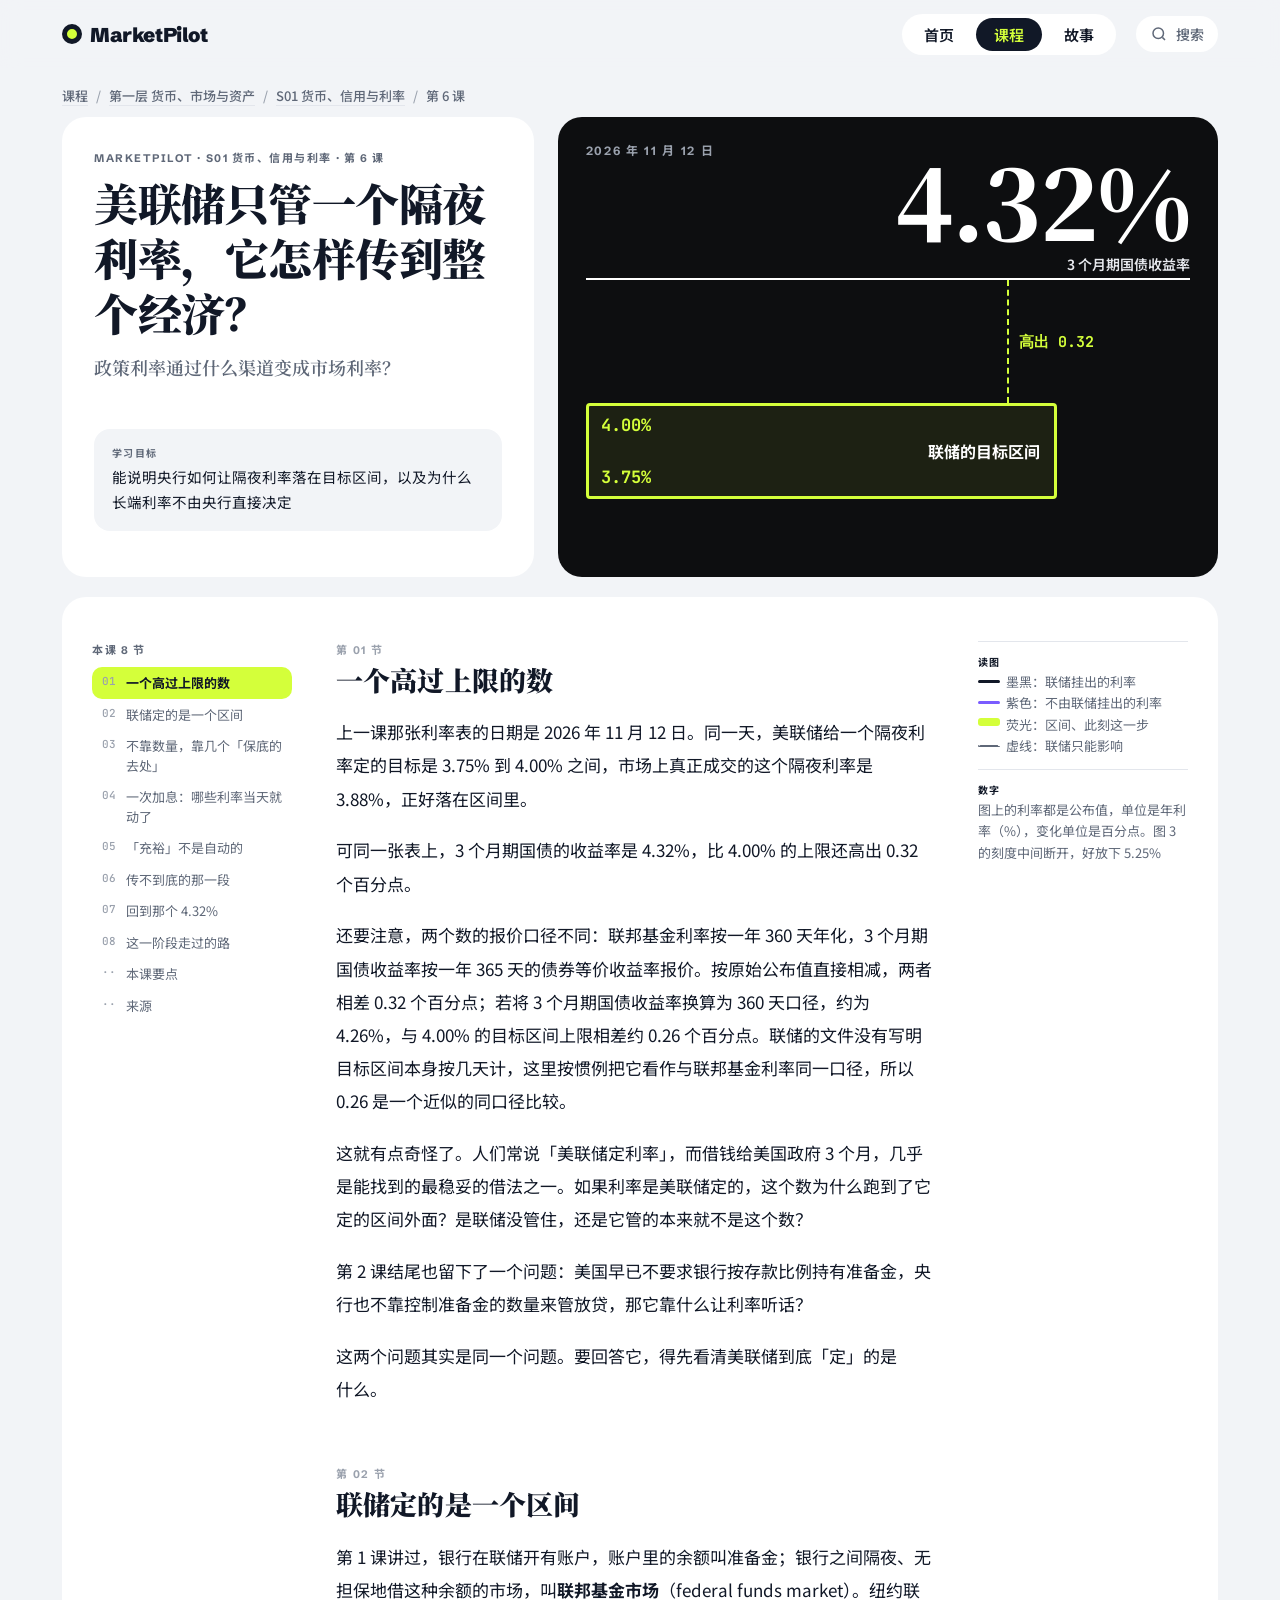
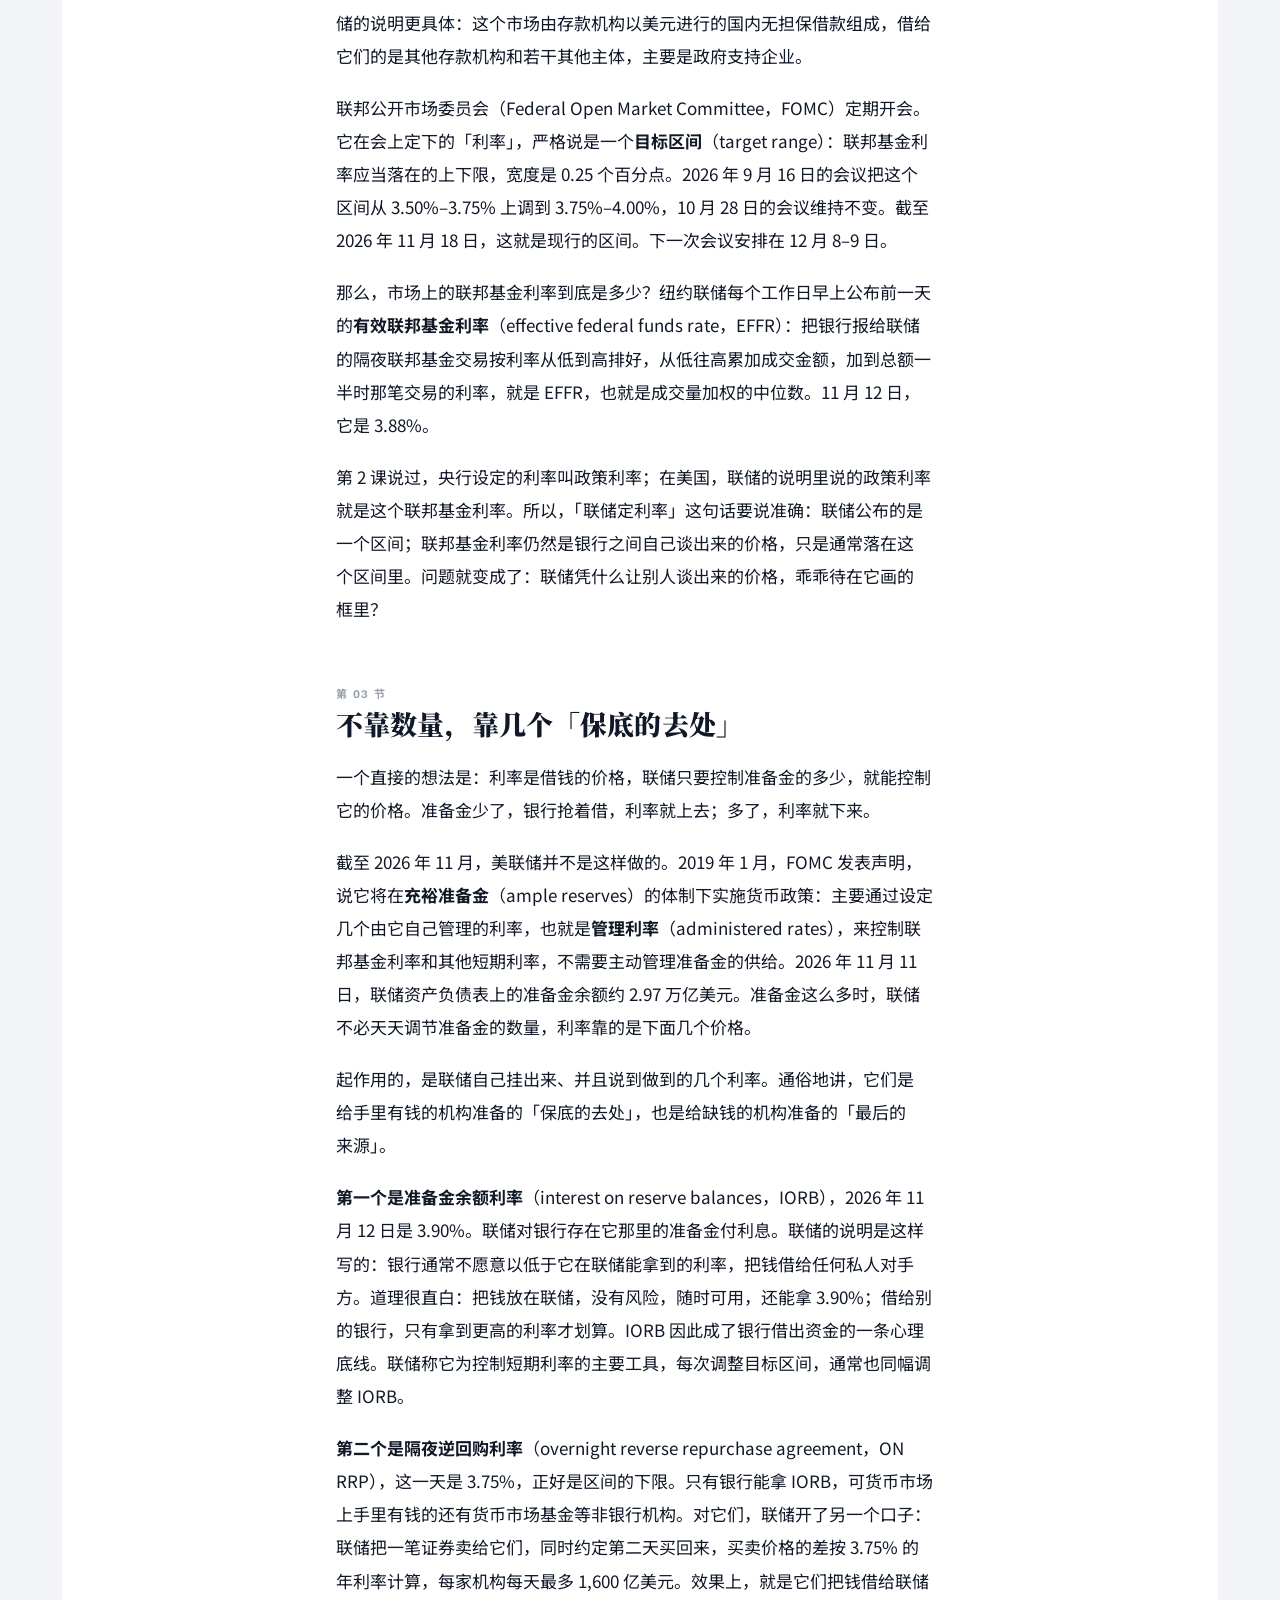
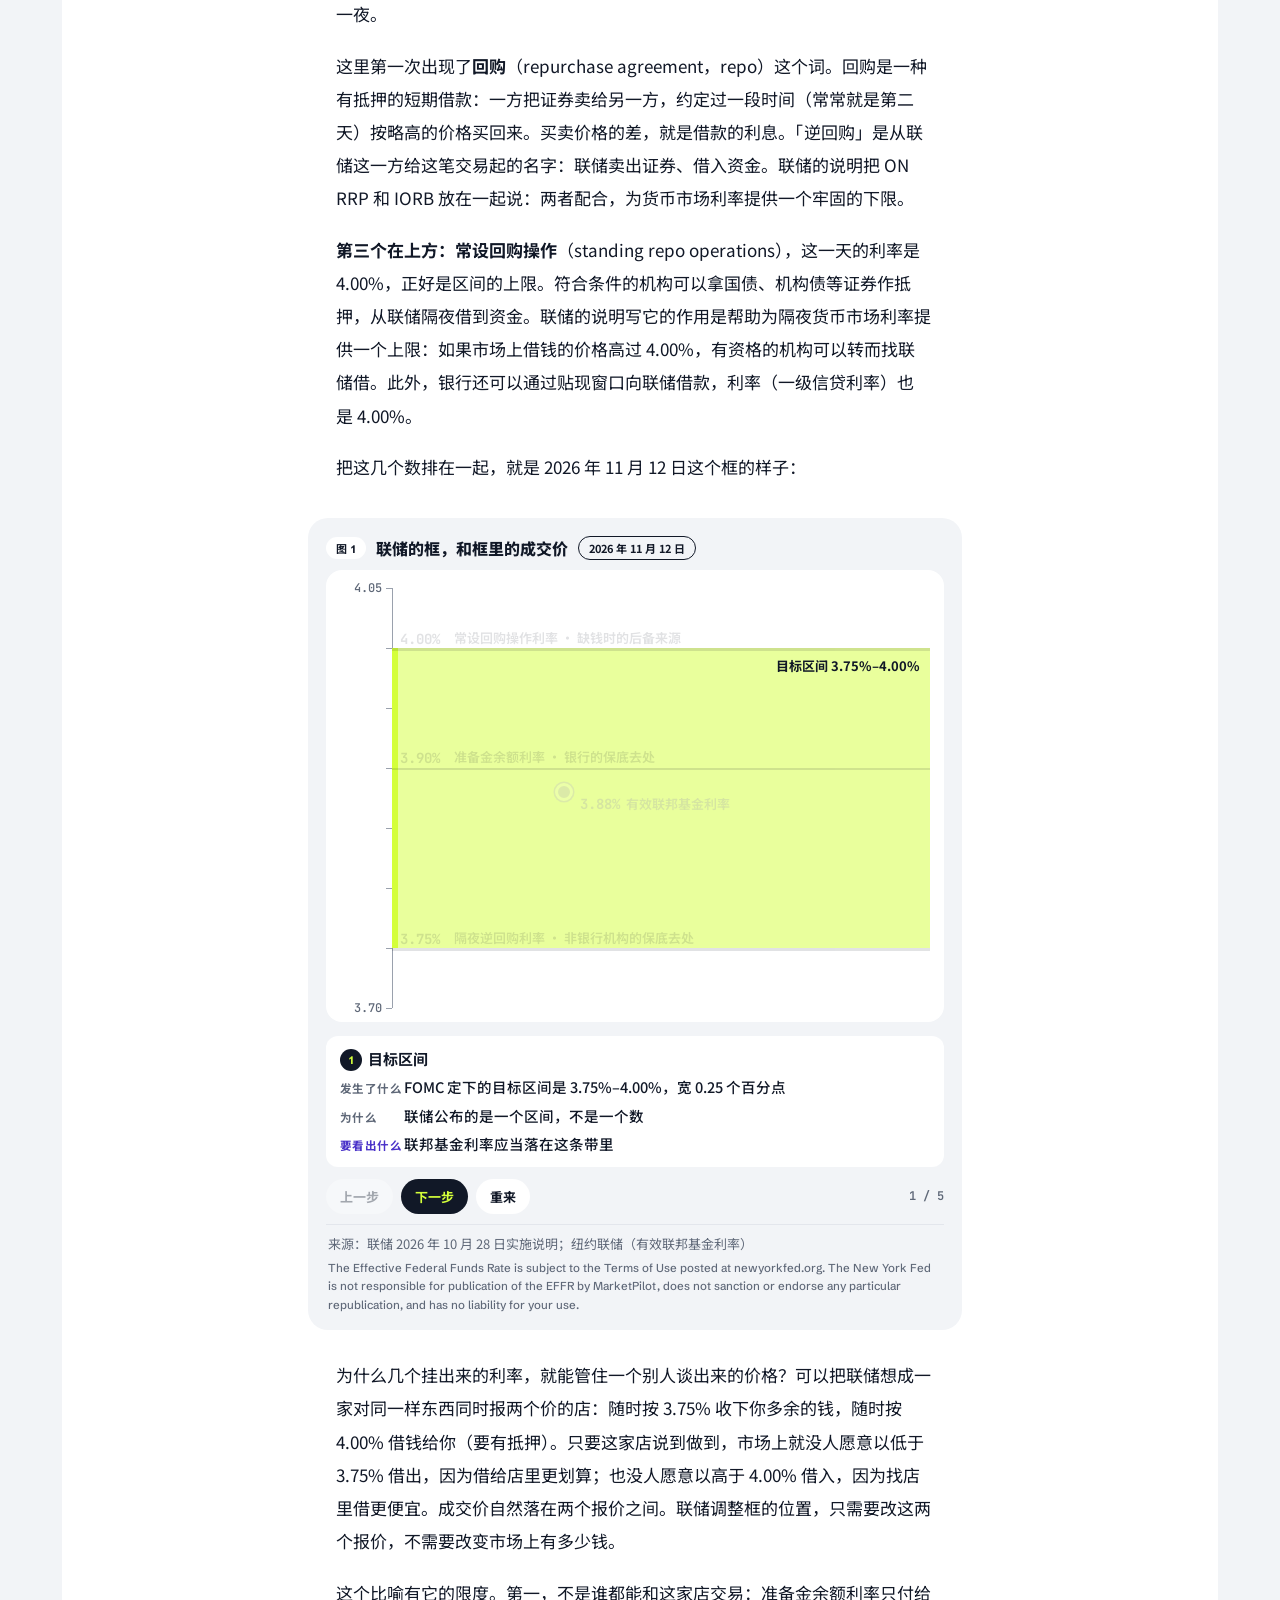
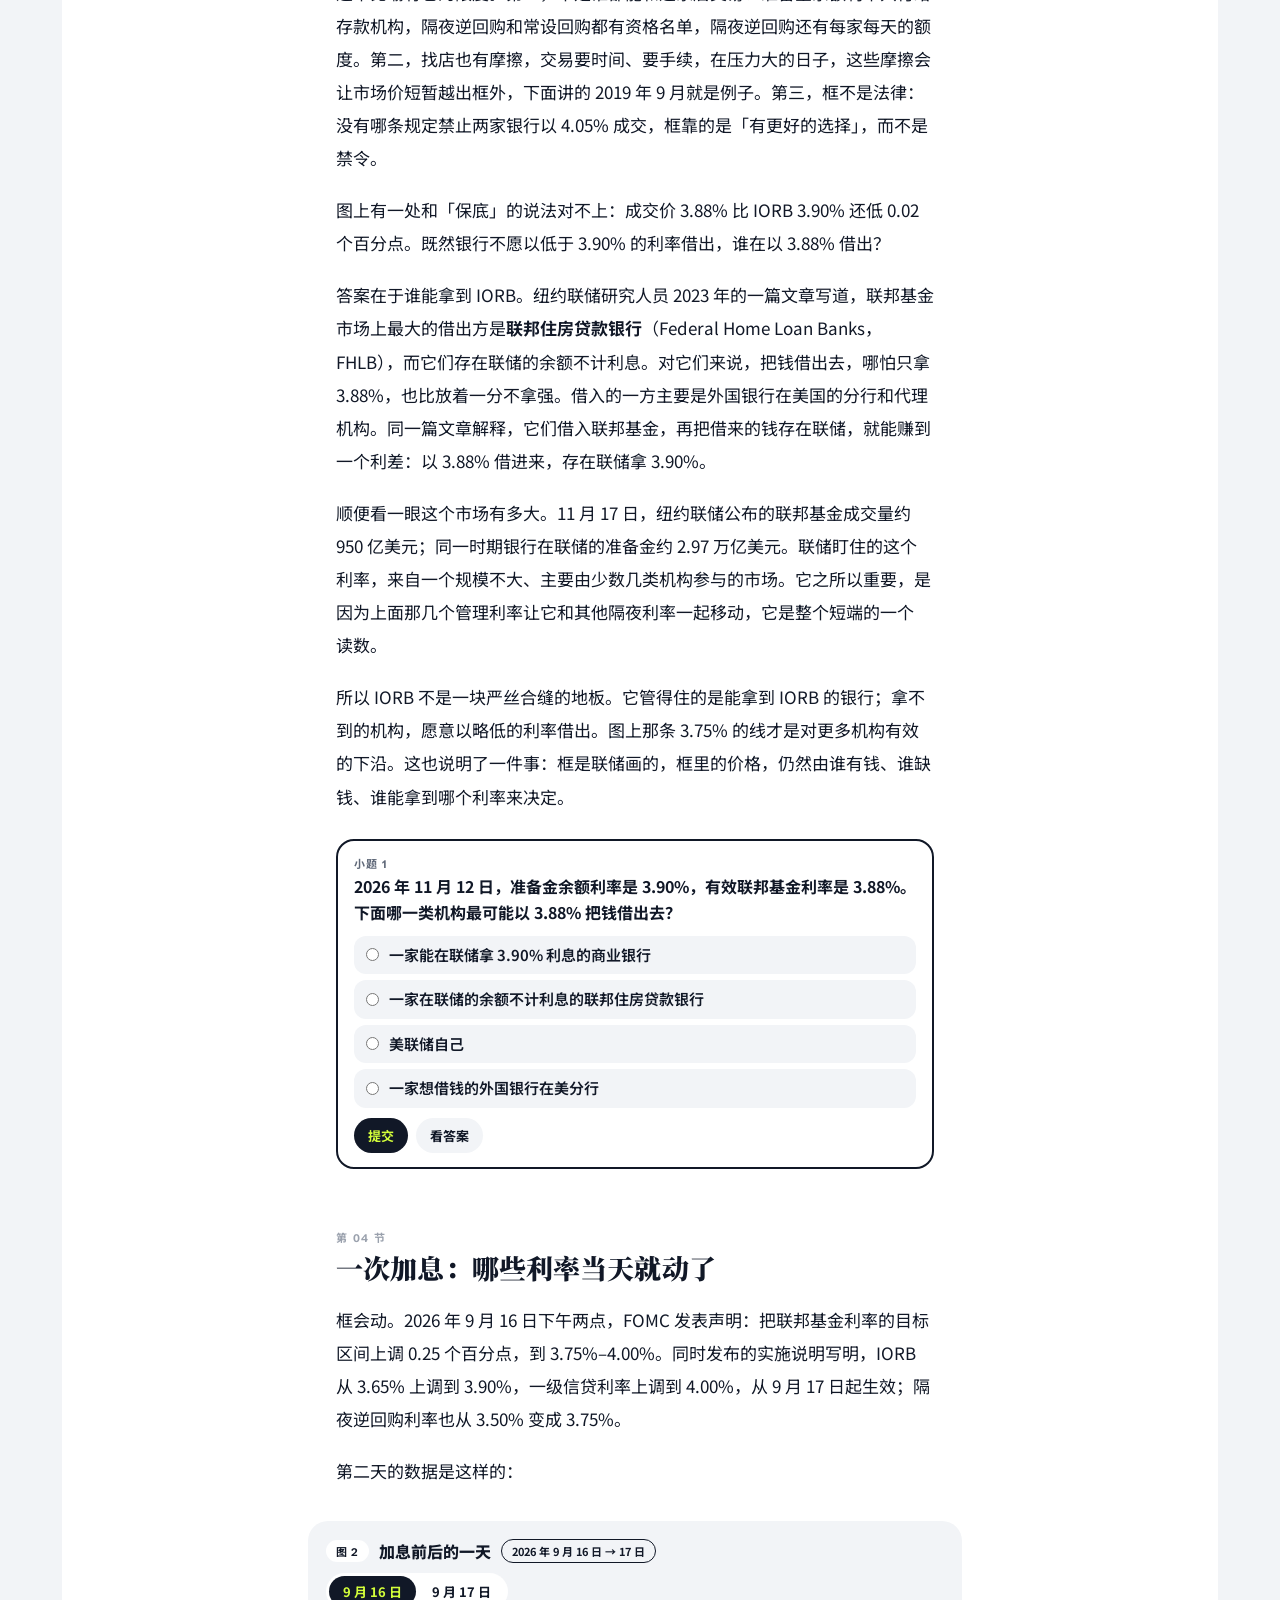
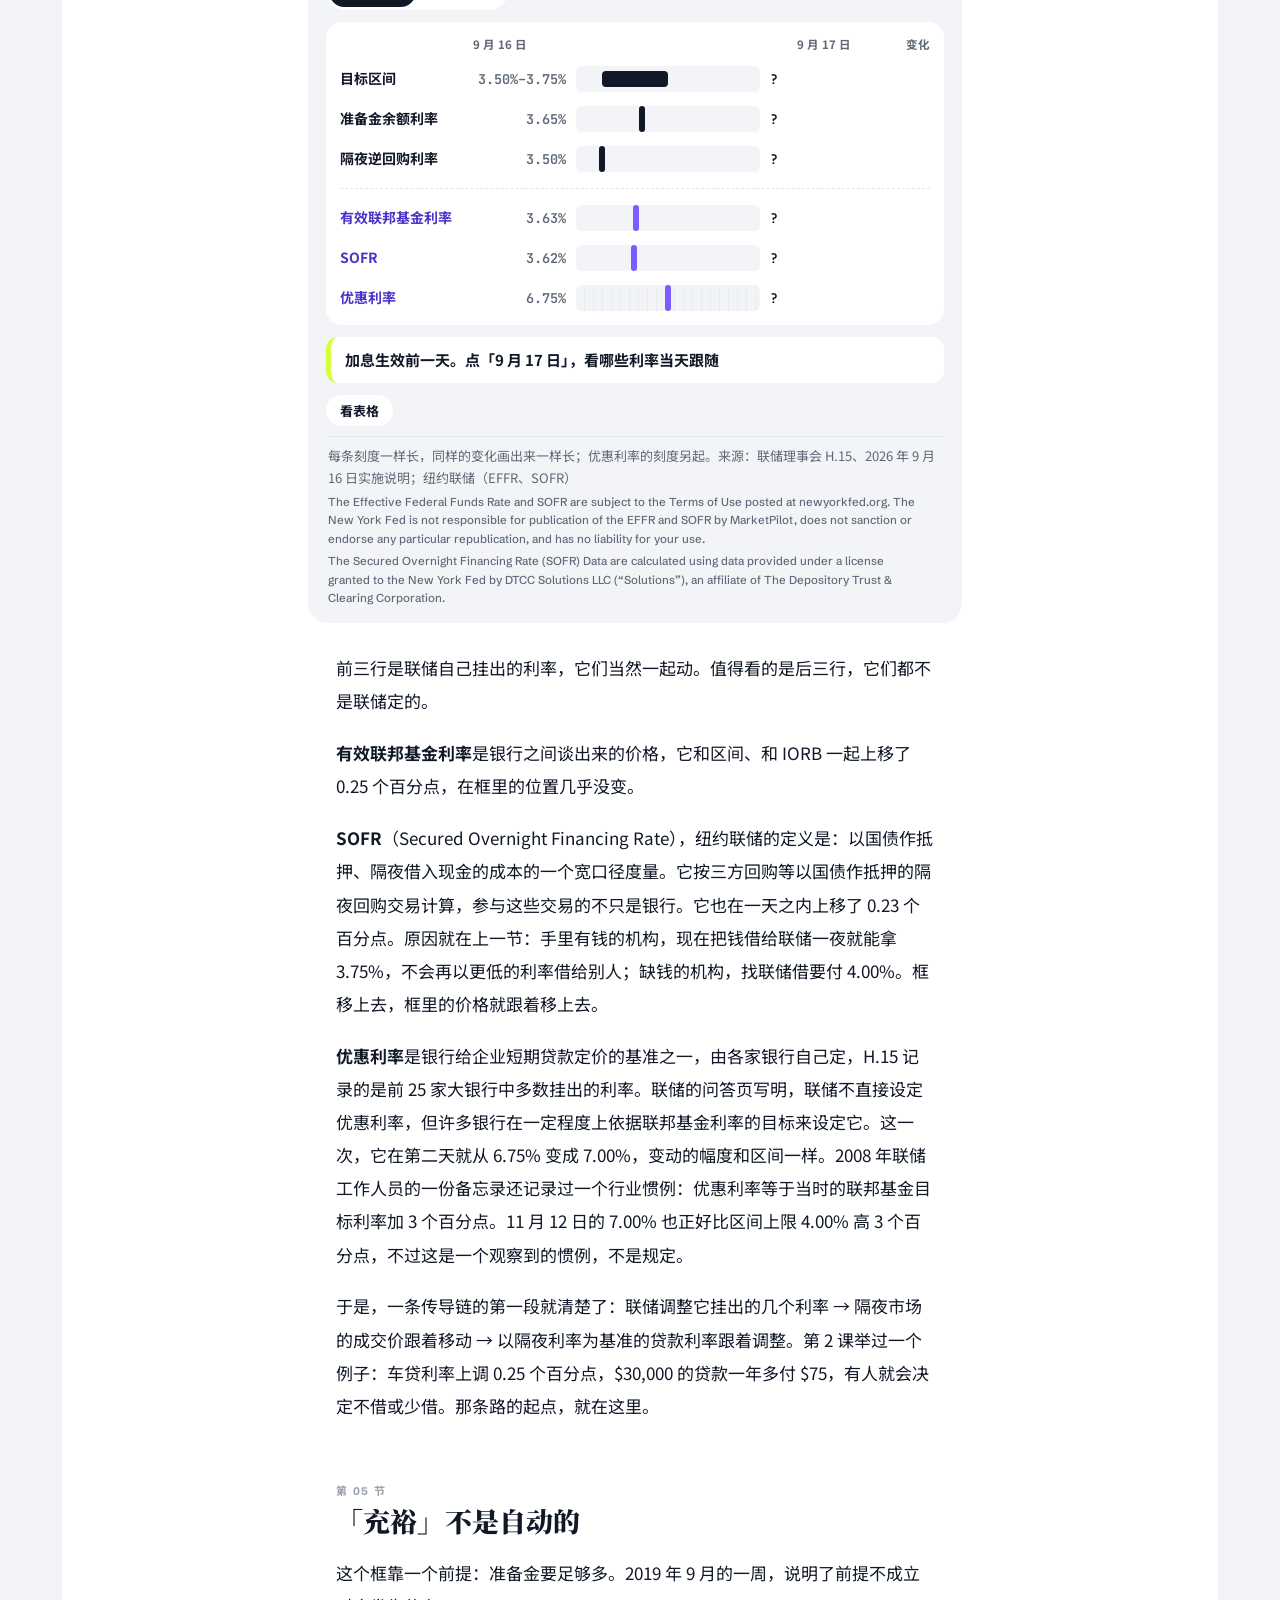
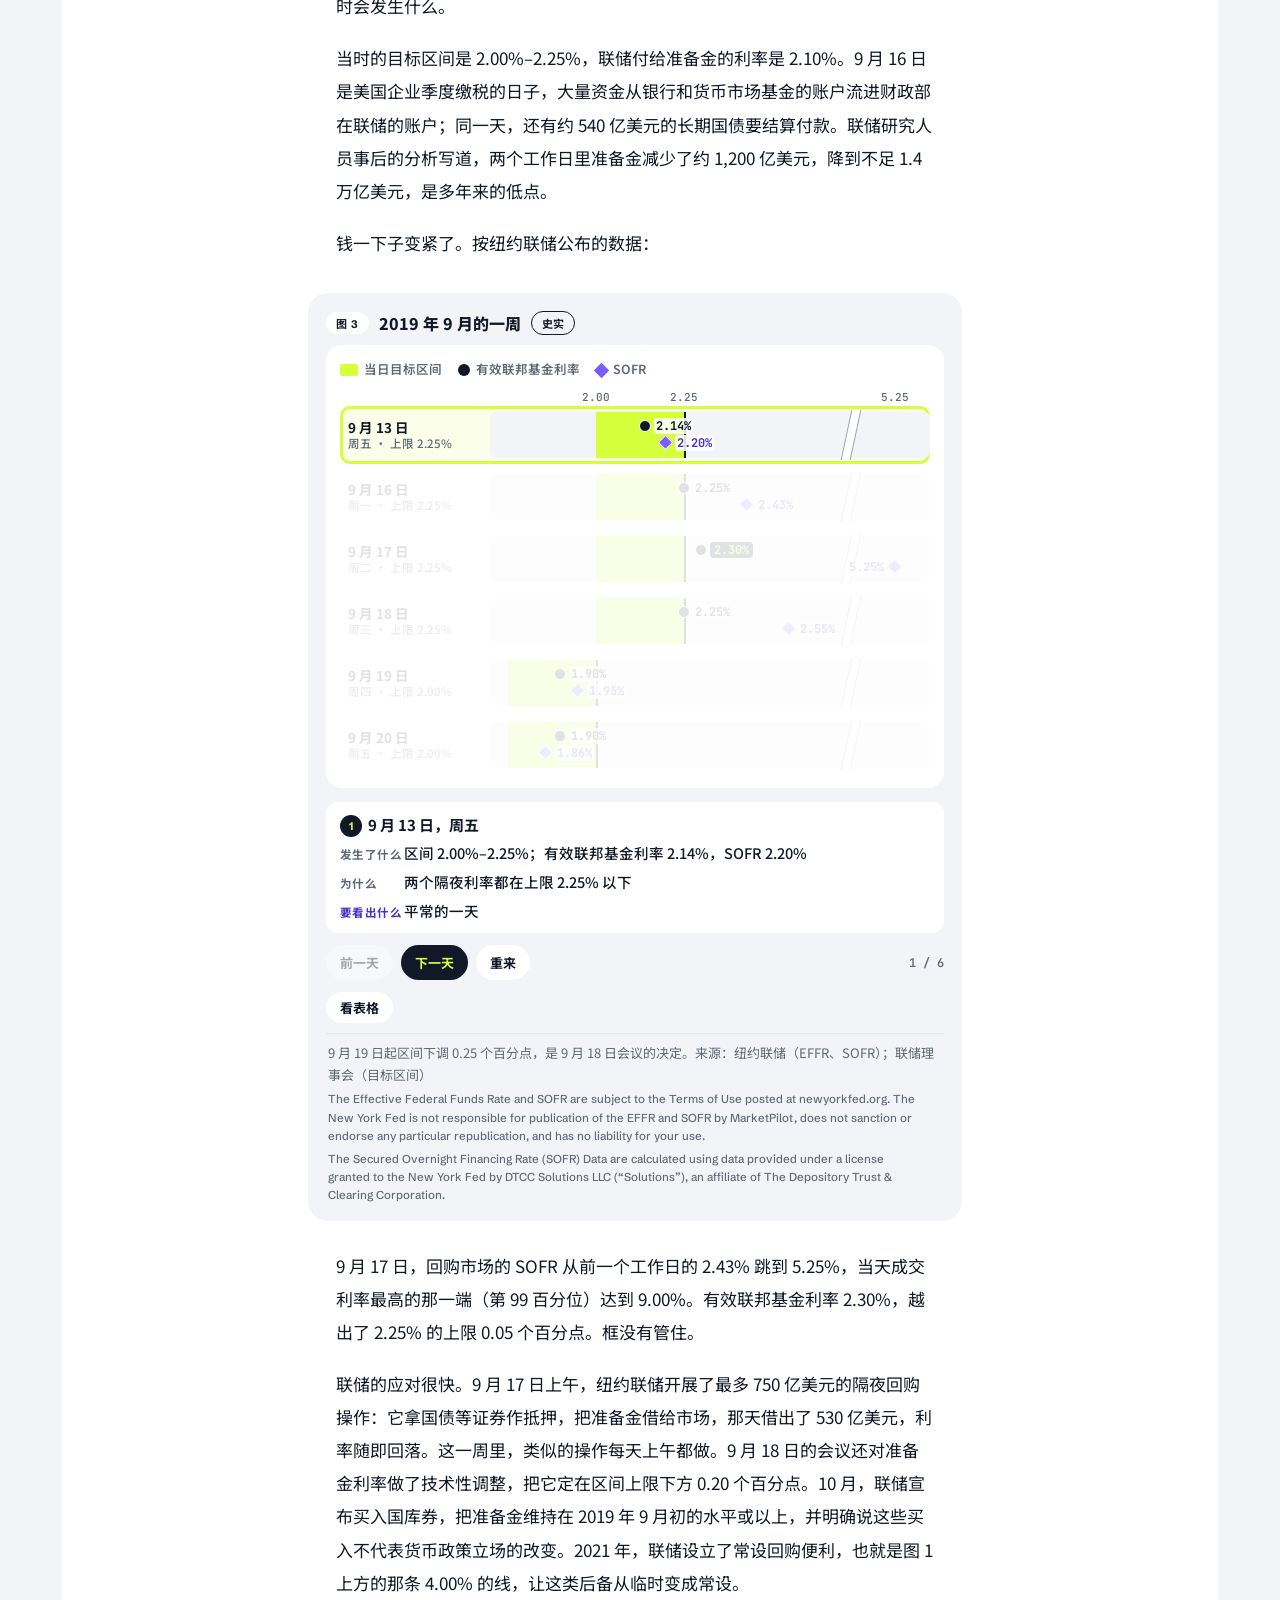
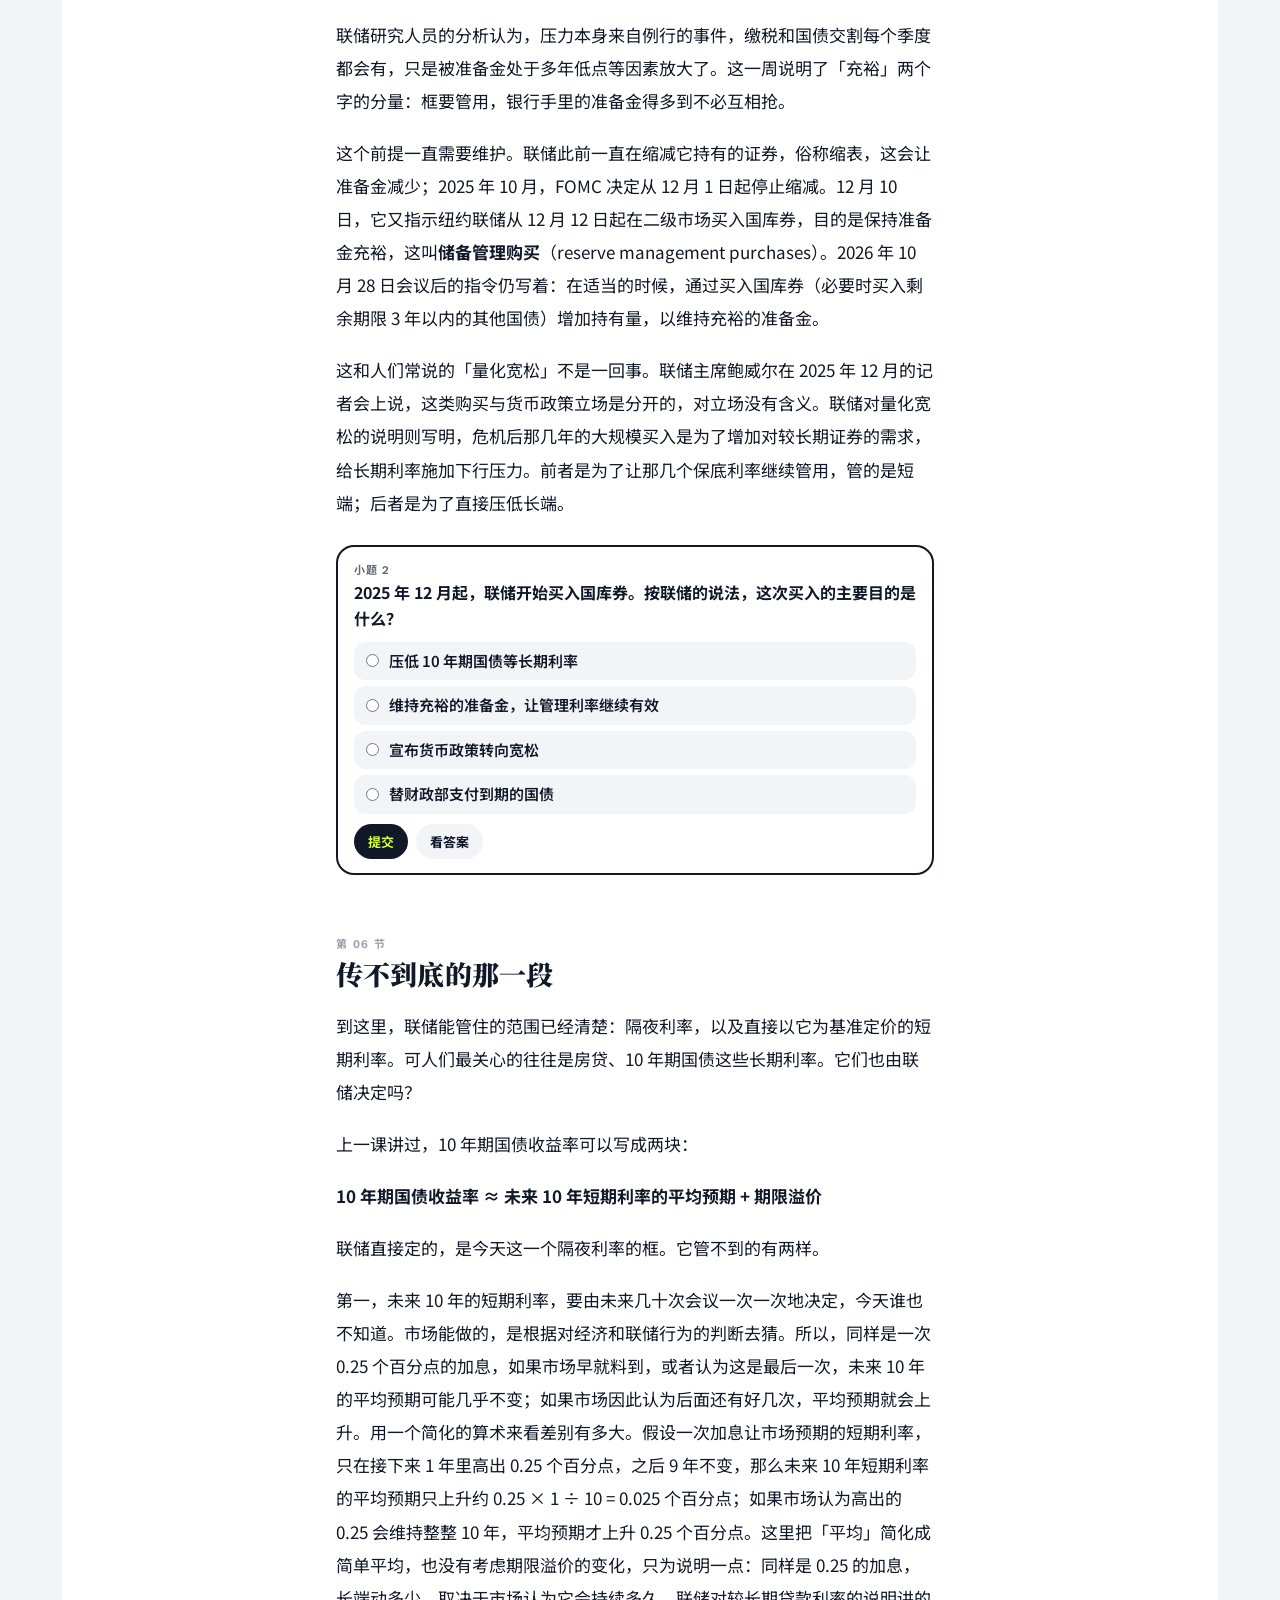
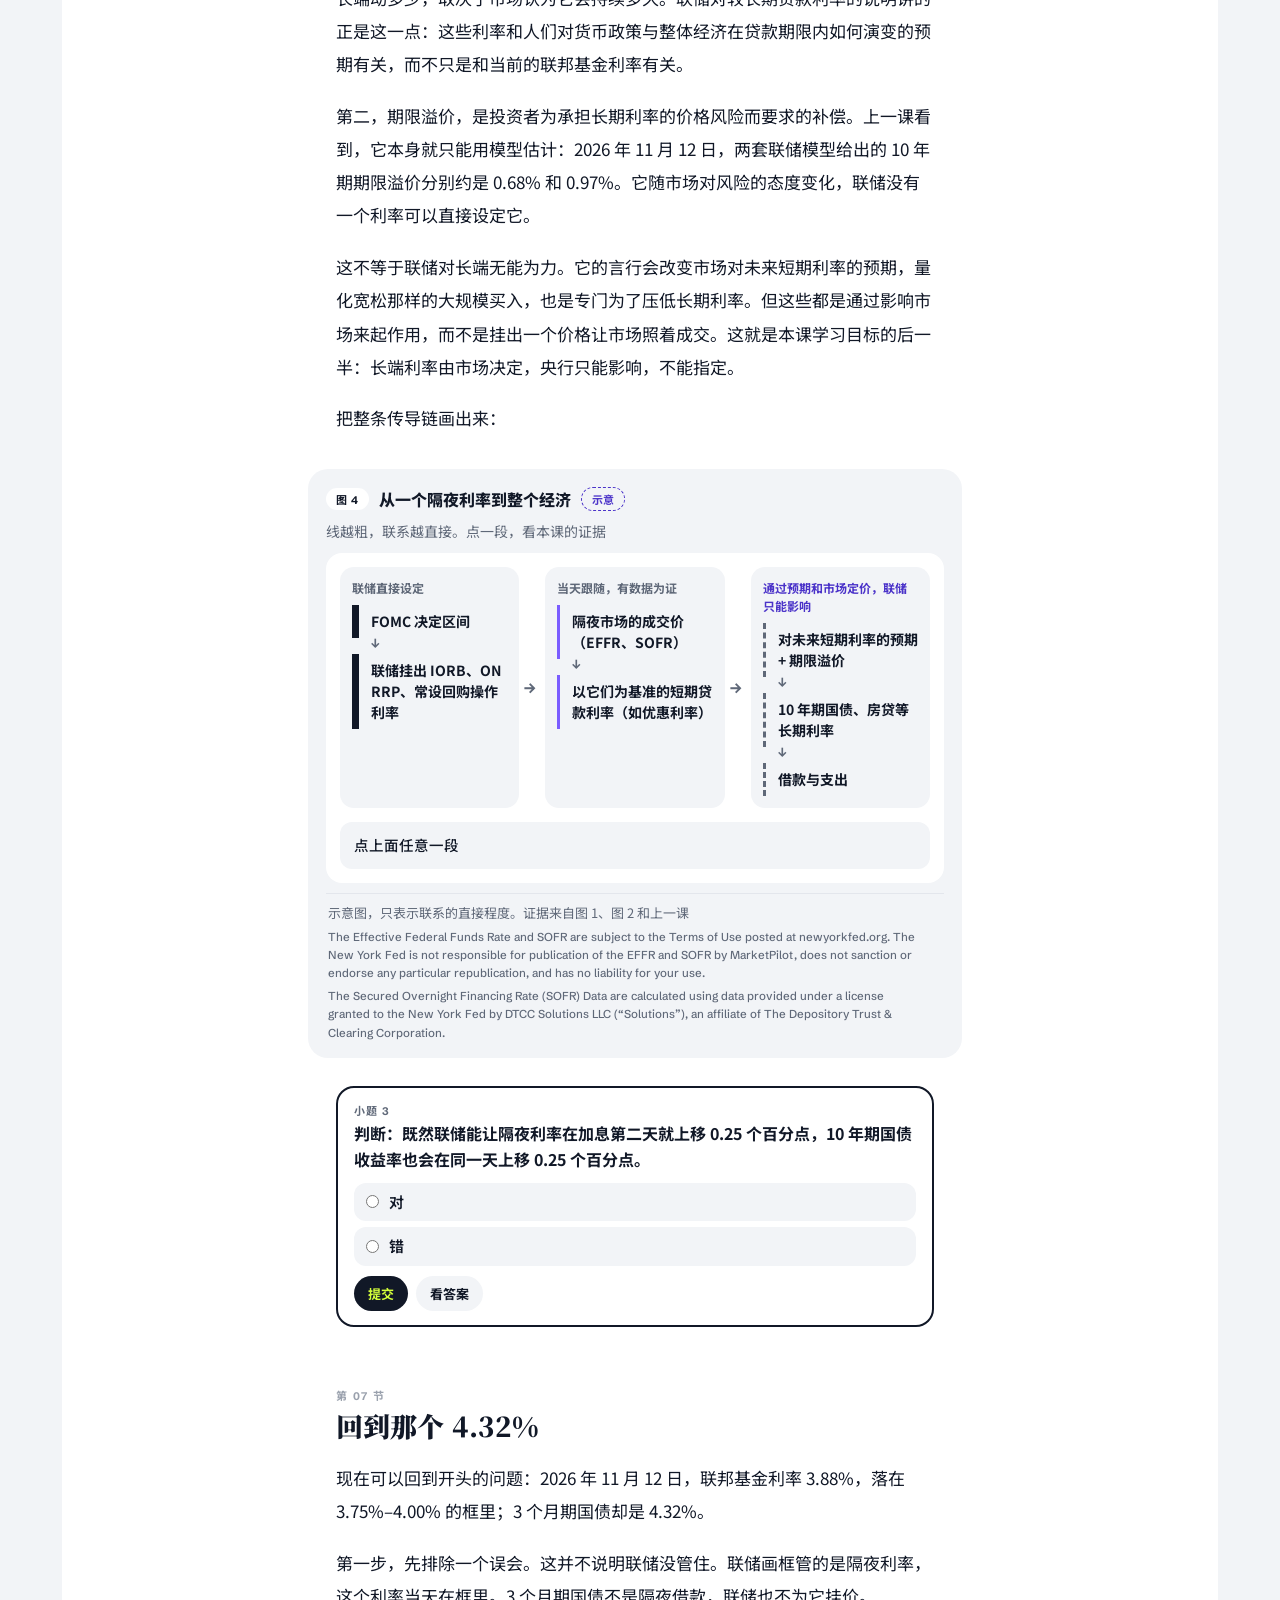
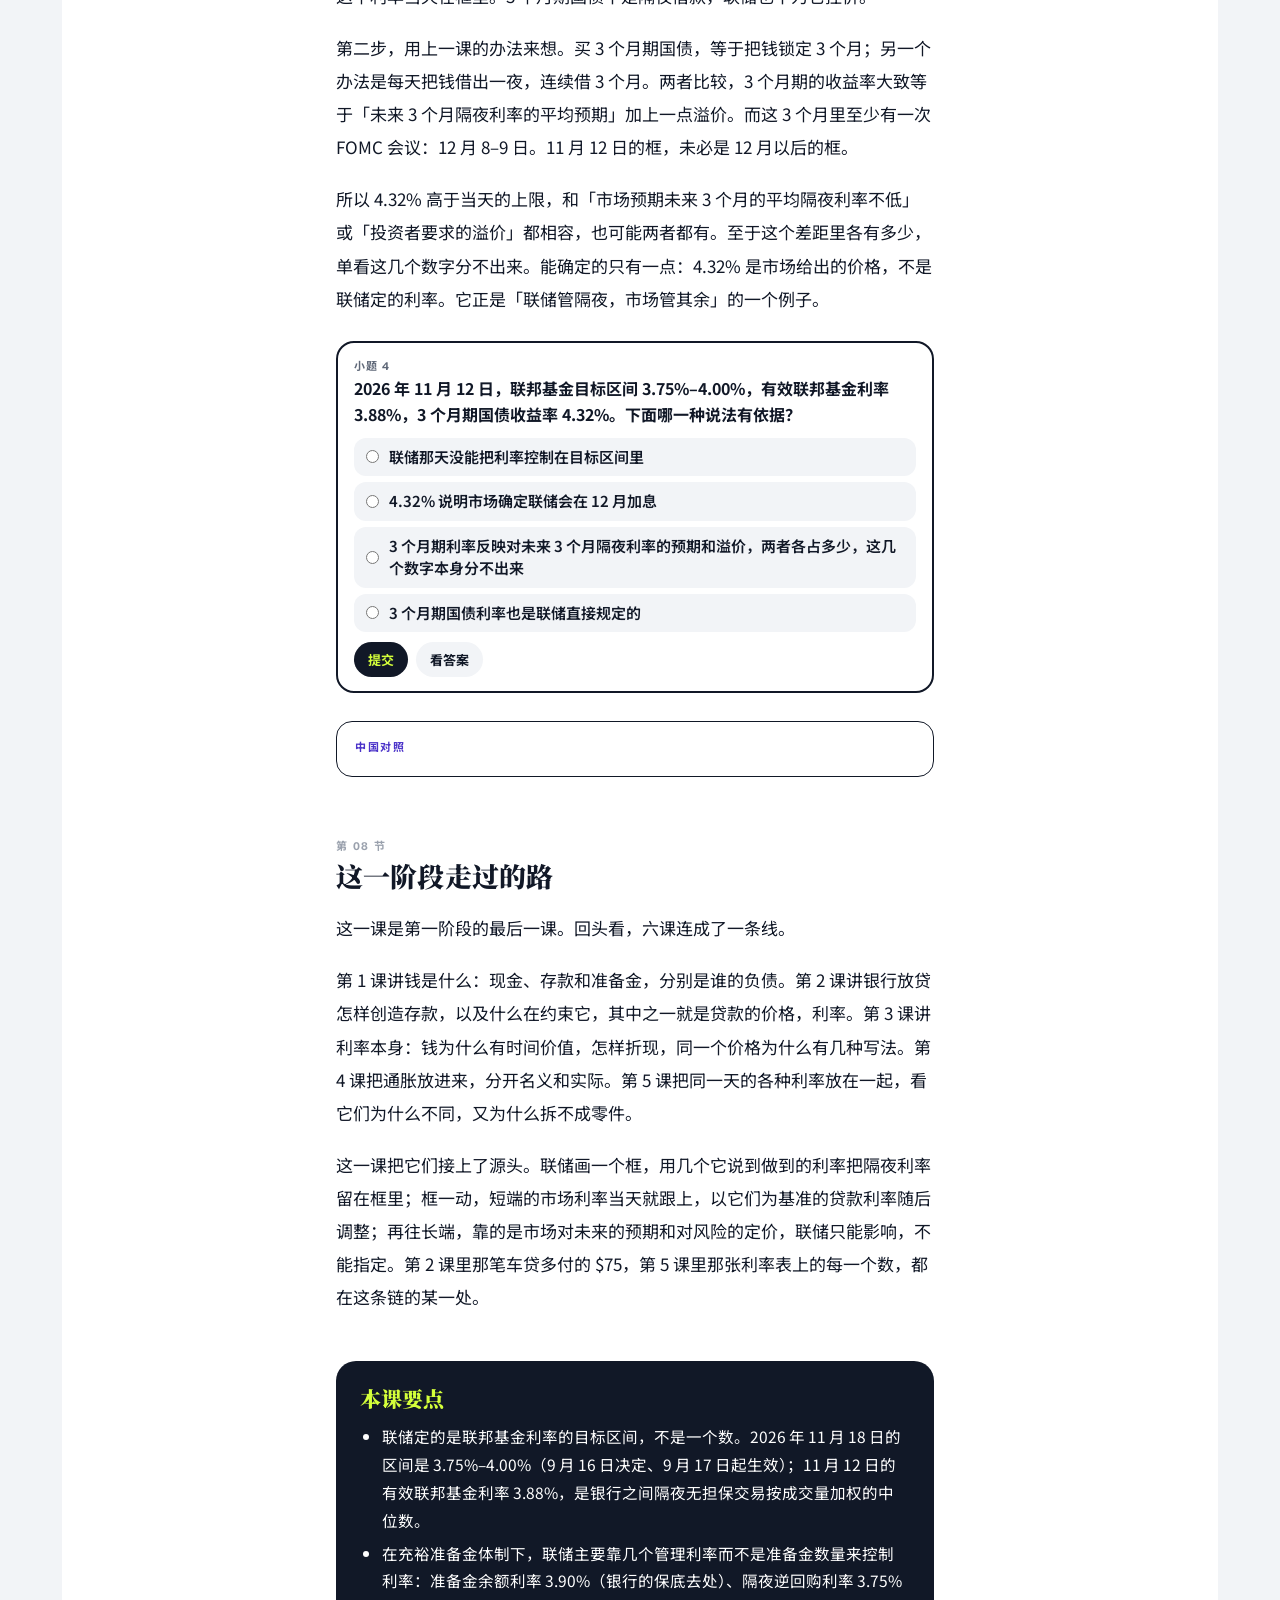
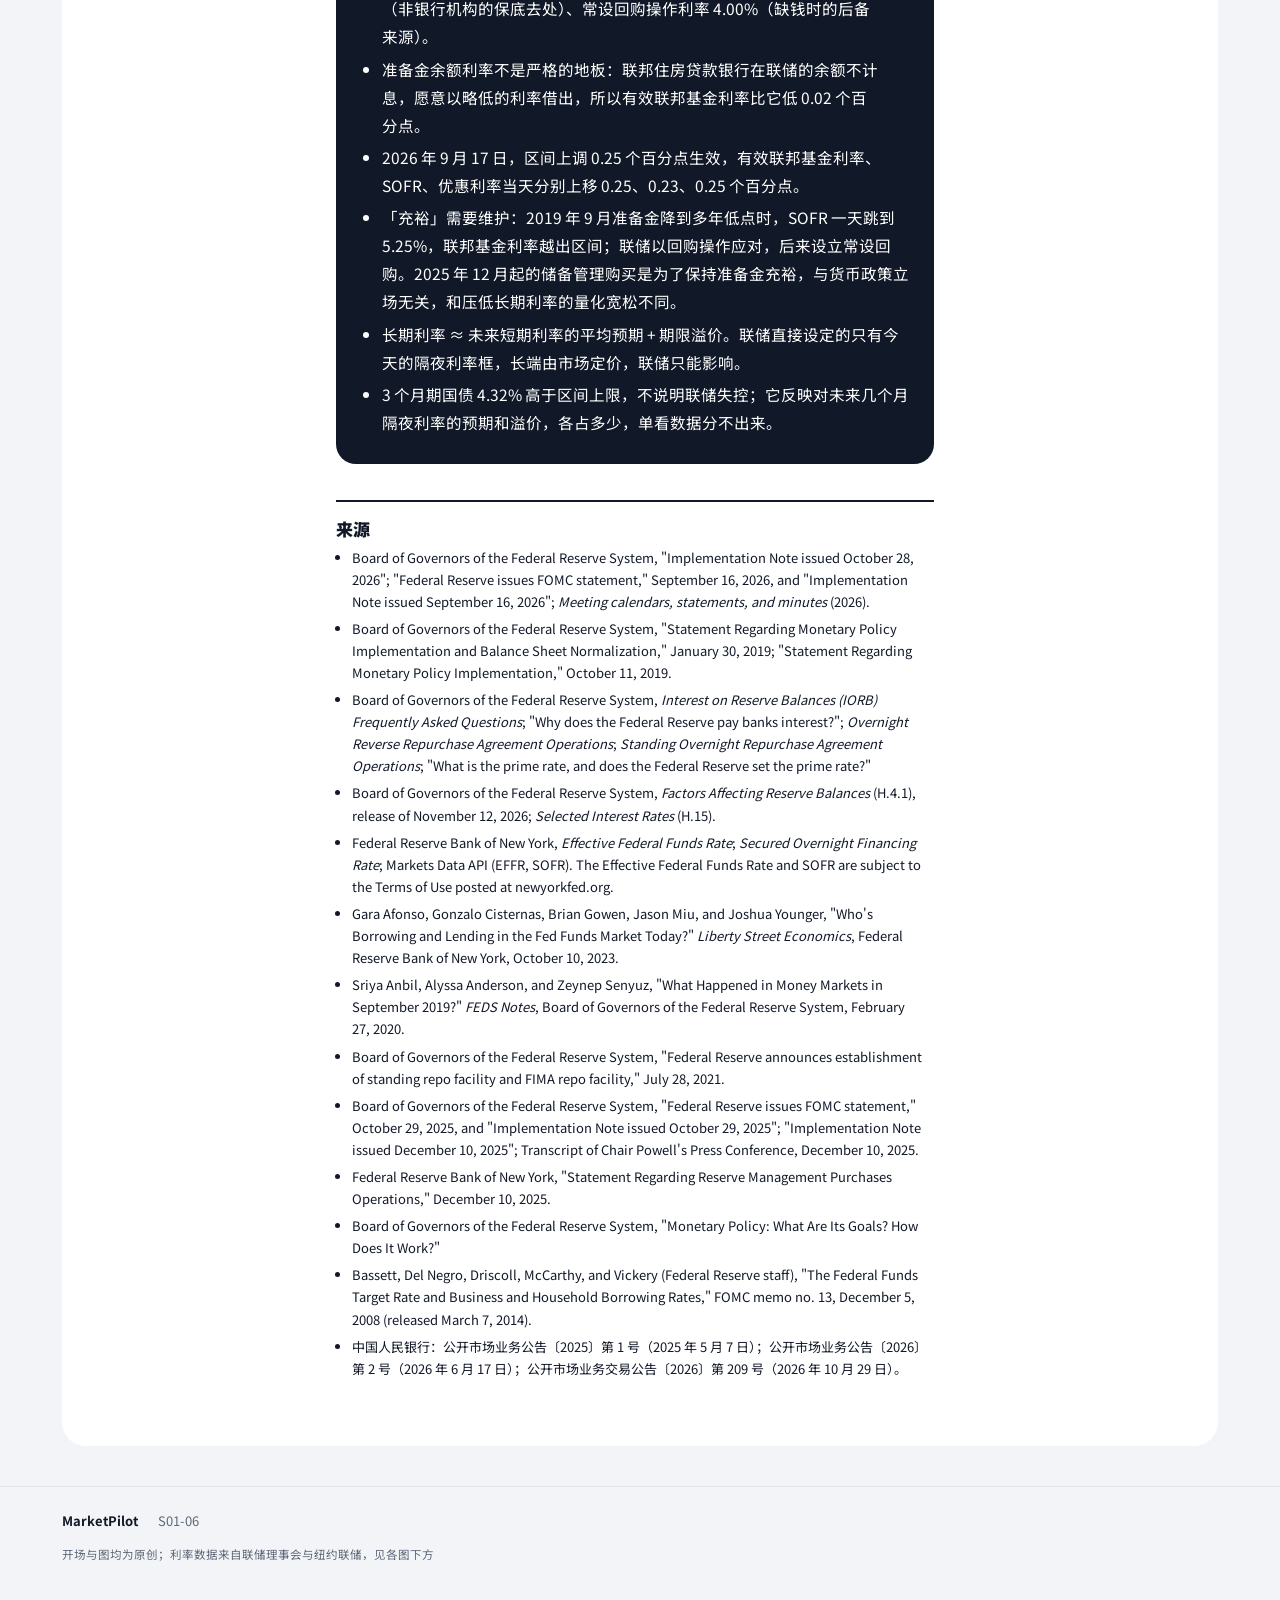
<file: site/lessons/S01-06/index.html>
<!doctype html>
<html lang="zh-CN">
<head>
<meta charset="utf-8">
<meta name="viewport" content="width=device-width, initial-scale=1">
<title>美联储只管一个隔夜利率，它怎样传到整个经济？ · S01-06 · MarketPilot</title>
<meta name="description" content="MarketPilot S01-06：美联储定的是联邦基金利率的目标区间，靠几个自己挂出的利率把隔夜利率留在框里；框一动，短端当天跟上，长端由市场定价。">
<meta name="robots" content="noindex">
<link rel="preconnect" href="https://fonts.googleapis.com">
<link rel="preconnect" href="https://fonts.gstatic.com" crossorigin>
<link href="https://fonts.googleapis.com/css2?family=Schibsted+Grotesk:wght@400;600;700;900&family=Noto+Sans+SC:wght@400;500;700;900&family=Noto+Serif+SC:wght@600;900&family=JetBrains+Mono:wght@400;500&display=swap" rel="stylesheet">
<link rel="icon" href="data:image/svg+xml,%3Csvg xmlns=%22http://www.w3.org/2000/svg%22 viewBox=%220 0 32 32%22%3E%3Ccircle cx=%2216%22 cy=%2216%22 r=%2212%22 fill=%22%23D4FF3A%22 stroke=%22%23111827%22 stroke-width=%227%22/%3E%3C/svg%3E">
<link rel="stylesheet" href="../../assets/site.css">
<link rel="stylesheet" href="lesson.css">
</head>
<body>
<a class="skip" href="#lesson-body">跳到正文</a>

<header class="top"><div class="w">
  <a class="logo" href="../../"><i></i>MarketPilot</a>
  <nav class="mainnav" aria-label="主导航">
    <a href="../../">首页</a>
    <a href="../../#courses" aria-current="page">课程</a>
    <a href="../../#stories">故事</a>
  </nav>
  <a class="sbtn" href="../../?search=" aria-label="搜索"><svg viewBox="0 0 24 24" fill="none" stroke="currentColor" stroke-width="2" aria-hidden="true"><circle cx="11" cy="11" r="7"/><path d="m20 20-3.5-3.5"/></svg><span>搜索</span></a>
</div>
<div class="rprog" aria-hidden="true"><i id="rprog"></i></div>
</header>

<main class="w" id="main">
  <div class="crumb"><a href="../../#courses">课程</a><span>/</span><a href="../../#layer-1">第一层 货币、市场与资产</a><span>/</span><a href="../../#S01">S01 货币、信用与利率</a><span>/</span>第 6 课</div>

  <section class="lhero" aria-labelledby="lesson-title">
    <div class="card l">
      <div class="lab">MarketPilot · S01 货币、信用与利率 · 第 6 课</div>
      <h1 id="lesson-title">美联储只管一个隔夜利率，它怎样传到整个经济？</h1>
      <p class="q">政策利率通过什么渠道变成市场利率？</p>
      <p class="goal"><b>学习目标</b>能说明央行如何让隔夜利率落在目标区间，以及为什么长端利率不由央行直接决定</p>
    </div>
    <figure class="h6" aria-labelledby="h6-cap">
      <div class="h6-date">2026 年 11 月 12 日</div>
      <div class="h6-plot" aria-hidden="true">
        <div class="h6-out" style="top:29.47%"><b>4.32%</b><span>3 个月期国债收益率</span></div>
        <div class="h6-gap" style="top:29.47%;height:33.69%"><span>高出 0.32</span></div>
        <div class="h6-box" style="top:63.16%;height:26.31%"><span class="bu">4.00%</span><span class="bt">联储的目标区间</span><span class="bl">3.75%</span></div>
      </div>
      <figcaption id="h6-cap" class="sr">2026 年 11 月 12 日，联储的目标区间是 3.75% 到 4.00%，3 个月期国债收益率是 4.32%，比区间上限高出 0.32 个百分点</figcaption>
    </figure>
  </section>

  <div class="card reader">
    <nav class="ltoc" aria-label="本课章节">
      <div class="lab">本课 8 节</div>
      <ol id="toc">
        <li><a href="#s1"><span class="n">01</span>一个高过上限的数</a></li>
        <li><a href="#s2"><span class="n">02</span>联储定的是一个区间</a></li>
        <li><a href="#s3"><span class="n">03</span>不靠数量，靠几个「保底的去处」</a></li>
        <li><a href="#s4"><span class="n">04</span>一次加息：哪些利率当天就动了</a></li>
        <li><a href="#s5"><span class="n">05</span>「充裕」不是自动的</a></li>
        <li><a href="#s6"><span class="n">06</span>传不到底的那一段</a></li>
        <li><a href="#s7"><span class="n">07</span>回到那个 4.32%</a></li>
        <li><a href="#s8"><span class="n">08</span>这一阶段走过的路</a></li>
        <li><a href="#keys"><span class="n">··</span>本课要点</a></li>
        <li><a href="#srcs"><span class="n">··</span>来源</a></li>
      </ol>
    </nav>

    <article id="lesson-body" tabindex="-1">
<section id="s1" aria-labelledby="h-s1"><h2 id="h-s1" tabindex="-1"><span class="hn">第 01 节</span>一个高过上限的数</h2>
<p>上一课那张利率表的日期是 2026 年 11 月 12 日。同一天，美联储给一个隔夜利率定的目标是 3.75% 到 4.00% 之间，市场上真正成交的这个隔夜利率是 3.88%，正好落在区间里。</p>
<p>可同一张表上，3 个月期国债的收益率是 4.32%，比 4.00% 的上限还高出 0.32 个百分点。</p>
<p>还要注意，两个数的报价口径不同：联邦基金利率按一年 360 天年化，3 个月期国债收益率按一年 365 天的债券等价收益率报价。按原始公布值直接相减，两者相差 0.32 个百分点；若将 3 个月期国债收益率换算为 360 天口径，约为 4.26%，与 4.00% 的目标区间上限相差约 0.26 个百分点。联储的文件没有写明目标区间本身按几天计，这里按惯例把它看作与联邦基金利率同一口径，所以 0.26 是一个近似的同口径比较。</p>
<p>这就有点奇怪了。人们常说「美联储定利率」，而借钱给美国政府 3 个月，几乎是能找到的最稳妥的借法之一。如果利率是美联储定的，这个数为什么跑到了它定的区间外面？是联储没管住，还是它管的本来就不是这个数？</p>
<p>第 2 课结尾也留下了一个问题：美国早已不要求银行按存款比例持有准备金，央行也不靠控制准备金的数量来管放贷，那它靠什么让利率听话？</p>
<p>这两个问题其实是同一个问题。要回答它，得先看清美联储到底「定」的是什么。</p>
</section>

<section id="s2" aria-labelledby="h-s2"><h2 id="h-s2" tabindex="-1"><span class="hn">第 02 节</span>联储定的是一个区间</h2>
<p>第 1 课讲过，银行在联储开有账户，账户里的余额叫准备金；银行之间隔夜、无担保地借这种余额的市场，叫<strong>联邦基金市场</strong>（federal funds market）。纽约联储的说明更具体：这个市场由存款机构以美元进行的国内无担保借款组成，借给它们的是其他存款机构和若干其他主体，主要是政府支持企业。</p>
<p>联邦公开市场委员会（Federal Open Market Committee，FOMC）定期开会。它在会上定下的「利率」，严格说是一个<strong>目标区间</strong>（target range）：联邦基金利率应当落在的上下限，宽度是 0.25 个百分点。2026 年 9 月 16 日的会议把这个区间从 3.50%–3.75% 上调到 3.75%–4.00%，10 月 28 日的会议维持不变。截至 2026 年 11 月 18 日，这就是现行的区间。下一次会议安排在 12 月 8–9 日。</p>
<p>那么，市场上的联邦基金利率到底是多少？纽约联储每个工作日早上公布前一天的<strong>有效联邦基金利率</strong>（effective federal funds rate，EFFR）：把银行报给联储的隔夜联邦基金交易按利率从低到高排好，从低往高累加成交金额，加到总额一半时那笔交易的利率，就是 EFFR，也就是成交量加权的中位数。11 月 12 日，它是 3.88%。</p>
<p>第 2 课说过，央行设定的利率叫政策利率；在美国，联储的说明里说的政策利率就是这个联邦基金利率。所以，「联储定利率」这句话要说准确：联储公布的是一个区间；联邦基金利率仍然是银行之间自己谈出来的价格，只是通常落在这个区间里。问题就变成了：联储凭什么让别人谈出来的价格，乖乖待在它画的框里？</p>
</section>

<section id="s3" aria-labelledby="h-s3"><h2 id="h-s3" tabindex="-1"><span class="hn">第 03 节</span>不靠数量，靠几个「保底的去处」</h2>
<p>一个直接的想法是：利率是借钱的价格，联储只要控制准备金的多少，就能控制它的价格。准备金少了，银行抢着借，利率就上去；多了，利率就下来。</p>
<p>截至 2026 年 11 月，美联储并不是这样做的。2019 年 1 月，FOMC 发表声明，说它将在<strong>充裕准备金</strong>（ample reserves）的体制下实施货币政策：主要通过设定几个由它自己管理的利率，也就是<strong>管理利率</strong>（administered rates），来控制联邦基金利率和其他短期利率，不需要主动管理准备金的供给。2026 年 11 月 11 日，联储资产负债表上的准备金余额约 2.97 万亿美元。准备金这么多时，联储不必天天调节准备金的数量，利率靠的是下面几个价格。</p>
<p>起作用的，是联储自己挂出来、并且说到做到的几个利率。通俗地讲，它们是给手里有钱的机构准备的「保底的去处」，也是给缺钱的机构准备的「最后的来源」。</p>
<p><strong>第一个是准备金余额利率</strong>（interest on reserve balances，IORB），2026 年 11 月 12 日是 3.90%。联储对银行存在它那里的准备金付利息。联储的说明是这样写的：银行通常不愿意以低于它在联储能拿到的利率，把钱借给任何私人对手方。道理很直白：把钱放在联储，没有风险，随时可用，还能拿 3.90%；借给别的银行，只有拿到更高的利率才划算。IORB 因此成了银行借出资金的一条心理底线。联储称它为控制短期利率的主要工具，每次调整目标区间，通常也同幅调整 IORB。</p>
<p><strong>第二个是隔夜逆回购利率</strong>（overnight reverse repurchase agreement，ON RRP），这一天是 3.75%，正好是区间的下限。只有银行能拿 IORB，可货币市场上手里有钱的还有货币市场基金等非银行机构。对它们，联储开了另一个口子：联储把一笔证券卖给它们，同时约定第二天买回来，买卖价格的差按 3.75% 的年利率计算，每家机构每天最多 1,600 亿美元。效果上，就是它们把钱借给联储一夜。</p>
<p>这里第一次出现了<strong>回购</strong>（repurchase agreement，repo）这个词。回购是一种有抵押的短期借款：一方把证券卖给另一方，约定过一段时间（常常就是第二天）按略高的价格买回来。买卖价格的差，就是借款的利息。「逆回购」是从联储这一方给这笔交易起的名字：联储卖出证券、借入资金。联储的说明把 ON RRP 和 IORB 放在一起说：两者配合，为货币市场利率提供一个牢固的下限。</p>
<p><strong>第三个在上方：常设回购操作</strong>（standing repo operations），这一天的利率是 4.00%，正好是区间的上限。符合条件的机构可以拿国债、机构债等证券作抵押，从联储隔夜借到资金。联储的说明写它的作用是帮助为隔夜货币市场利率提供一个上限：如果市场上借钱的价格高过 4.00%，有资格的机构可以转而找联储借。此外，银行还可以通过贴现窗口向联储借款，利率（一级信贷利率）也是 4.00%。</p>
<p>把这几个数排在一起，就是 2026 年 11 月 12 日这个框的样子：</p>
<figure class="pf" id="fig1" aria-labelledby="fig1-t">
  <figcaption class="pf-hd"><span class="flab">图 1</span><span id="fig1-t">联储的框，和框里的成交价</span><span class="kind">2026 年 11 月 12 日</span></figcaption>
  <div class="pf-stage f1" role="img" aria-label="利率刻度 3.70% 到 4.05%：目标区间 3.75% 到 4.00%；隔夜逆回购利率 3.75%，在下沿；准备金余额利率 3.90%；常设回购操作利率 4.00%，在上沿；有效联邦基金利率 3.88%，在区间里，比准备金余额利率低 0.02 个百分点">
    <div class="f1-plot">
      <div class="f1-ax"></div>
      <div class="f1-band" data-s="1" style="top:14.29%;height:71.43%"><span>目标区间 3.75%–4.00%</span></div>
      <div class="f1-ln lo" data-s="2" style="top:85.71%"><b>3.75%</b><span>隔夜逆回购利率 · 非银行机构的保底去处</span></div>
      <div class="f1-ln mid" data-s="3" style="top:42.86%"><b>3.90%</b><span>准备金余额利率 · 银行的保底去处</span></div>
      <div class="f1-ln hi" data-s="4" style="top:14.29%"><b>4.00%</b><span>常设回购操作利率 · 缺钱时的后备来源</span></div>
      <div class="f1-dot" data-s="5" style="top:48.57%"><i></i><span><b>3.88%</b>有效联邦基金利率</span></div>
    </div>
  </div>
  <div class="pf-now" aria-live="polite"></div>
  <div class="pf-ctrl"><button type="button" data-a="prev">上一步</button><button type="button" class="pri" data-a="next">下一步</button><button type="button" data-a="again">重来</button><span class="cnt"></span></div>
  <ol class="pf-steps"></ol>
  <div class="pf-src">
  <p class="pf-note">来源：联储 2026 年 10 月 28 日实施说明；纽约联储（有效联邦基金利率）</p>
  <p class="pf-tou" lang="en">The Effective Federal Funds Rate is subject to the Terms of Use posted at newyorkfed.org. The New York Fed is not responsible for publication of the EFFR by MarketPilot, does not sanction or endorse any particular republication, and has no liability for your use.</p>
  </div>
</figure>
<p>为什么几个挂出来的利率，就能管住一个别人谈出来的价格？可以把联储想成一家对同一样东西同时报两个价的店：随时按 3.75% 收下你多余的钱，随时按 4.00% 借钱给你（要有抵押）。只要这家店说到做到，市场上就没人愿意以低于 3.75% 借出，因为借给店里更划算；也没人愿意以高于 4.00% 借入，因为找店里借更便宜。成交价自然落在两个报价之间。联储调整框的位置，只需要改这两个报价，不需要改变市场上有多少钱。</p>
<p>这个比喻有它的限度。第一，不是谁都能和这家店交易：准备金余额利率只付给存款机构，隔夜逆回购和常设回购都有资格名单，隔夜逆回购还有每家每天的额度。第二，找店也有摩擦，交易要时间、要手续，在压力大的日子，这些摩擦会让市场价短暂越出框外，下面讲的 2019 年 9 月就是例子。第三，框不是法律：没有哪条规定禁止两家银行以 4.05% 成交，框靠的是「有更好的选择」，而不是禁令。</p>
<p>图上有一处和「保底」的说法对不上：成交价 3.88% 比 IORB 3.90% 还低 0.02 个百分点。既然银行不愿以低于 3.90% 的利率借出，谁在以 3.88% 借出？</p>
<p>答案在于谁能拿到 IORB。纽约联储研究人员 2023 年的一篇文章写道，联邦基金市场上最大的借出方是<strong>联邦住房贷款银行</strong>（Federal Home Loan Banks，FHLB），而它们存在联储的余额不计利息。对它们来说，把钱借出去，哪怕只拿 3.88%，也比放着一分不拿强。借入的一方主要是外国银行在美国的分行和代理机构。同一篇文章解释，它们借入联邦基金，再把借来的钱存在联储，就能赚到一个利差：以 3.88% 借进来，存在联储拿 3.90%。</p>
<p>顺便看一眼这个市场有多大。11 月 17 日，纽约联储公布的联邦基金成交量约 950 亿美元；同一时期银行在联储的准备金约 2.97 万亿美元。联储盯住的这个利率，来自一个规模不大、主要由少数几类机构参与的市场。它之所以重要，是因为上面那几个管理利率让它和其他隔夜利率一起移动，它是整个短端的一个读数。</p>
<p>所以 IORB 不是一块严丝合缝的地板。它管得住的是能拿到 IORB 的银行；拿不到的机构，愿意以略低的利率借出。图上那条 3.75% 的线才是对更多机构有效的下沿。这也说明了一件事：框是联储画的，框里的价格，仍然由谁有钱、谁缺钱、谁能拿到哪个利率来决定。</p>
<div class="quiz" id="q1" data-answer="1">
  <p class="qq"><span class="qh">小题 1</span>2026 年 11 月 12 日，准备金余额利率是 3.90%，有效联邦基金利率是 3.88%。下面哪一类机构最可能以 3.88% 把钱借出去？</p>
  <ul class="opts"><li>一家能在联储拿 3.90% 利息的商业银行</li><li>一家在联储的余额不计利息的联邦住房贷款银行</li><li>美联储自己</li><li>一家想借钱的外国银行在美分行</li></ul>
  <p class="qhint" hidden><b>提示：</b>想一想：谁把钱放在联储拿不到 3.90%？</p>
  <p class="qans" hidden><b>答案：</b>B。联邦住房贷款银行在联储的余额不计息，以 3.88% 借出仍比闲置划算。A 把钱放在联储就能拿 3.90%，没有理由以更低的利率借出；D 是借入方，不是借出方。</p>
</div>
</section>

<section id="s4" aria-labelledby="h-s4"><h2 id="h-s4" tabindex="-1"><span class="hn">第 04 节</span>一次加息：哪些利率当天就动了</h2>
<p>框会动。2026 年 9 月 16 日下午两点，FOMC 发表声明：把联邦基金利率的目标区间上调 0.25 个百分点，到 3.75%–4.00%。同时发布的实施说明写明，IORB 从 3.65% 上调到 3.90%，一级信贷利率上调到 4.00%，从 9 月 17 日起生效；隔夜逆回购利率也从 3.50% 变成 3.75%。</p>
<p>第二天的数据是这样的：</p>
<figure class="pf" id="fig2" aria-labelledby="fig2-t">
  <figcaption class="pf-hd"><span class="flab">图 2</span><span id="fig2-t">加息前后的一天</span><span class="kind">2026 年 9 月 16 日 → 17 日</span></figcaption>
  <div class="ctl"><span class="seg" role="group" aria-label="日期"><button type="button" data-d="16" aria-pressed="true">9 月 16 日</button><button type="button" data-d="17" aria-pressed="false">9 月 17 日</button></span></div>
  <div class="pf-stage f2" id="fig2-rows"></div>
  <p class="verdict" id="fig2-v" aria-live="polite"></p>
  <details class="tbl"><summary>看表格</summary>
    <div class="tblw"><table class="bs"><thead><tr><th>利率</th><th>9 月 16 日</th><th>9 月 17 日</th><th>变化</th></tr></thead><tbody id="fig2-tb"></tbody></table></div>
  </details>
  <div class="pf-src">
  <p class="pf-note">每条刻度一样长，同样的变化画出来一样长；优惠利率的刻度另起。来源：联储理事会 H.15、2026 年 9 月 16 日实施说明；纽约联储（EFFR、SOFR）</p>
  <p class="pf-tou" lang="en">The Effective Federal Funds Rate and SOFR are subject to the Terms of Use posted at newyorkfed.org. The New York Fed is not responsible for publication of the EFFR and SOFR by MarketPilot, does not sanction or endorse any particular republication, and has no liability for your use.</p>
  <p class="pf-tou" lang="en">The Secured Overnight Financing Rate (SOFR) Data are calculated using data provided under a license granted to the New York Fed by DTCC Solutions LLC (“Solutions”), an affiliate of The Depository Trust &amp; Clearing Corporation.</p>
  </div>
</figure>
<p>前三行是联储自己挂出的利率，它们当然一起动。值得看的是后三行，它们都不是联储定的。</p>
<p><strong>有效联邦基金利率</strong>是银行之间谈出来的价格，它和区间、和 IORB 一起上移了 0.25 个百分点，在框里的位置几乎没变。</p>
<p><strong>SOFR</strong>（Secured Overnight Financing Rate），纽约联储的定义是：以国债作抵押、隔夜借入现金的成本的一个宽口径度量。它按三方回购等以国债作抵押的隔夜回购交易计算，参与这些交易的不只是银行。它也在一天之内上移了 0.23 个百分点。原因就在上一节：手里有钱的机构，现在把钱借给联储一夜就能拿 3.75%，不会再以更低的利率借给别人；缺钱的机构，找联储借要付 4.00%。框移上去，框里的价格就跟着移上去。</p>
<p><strong>优惠利率</strong>是银行给企业短期贷款定价的基准之一，由各家银行自己定，H.15 记录的是前 25 家大银行中多数挂出的利率。联储的问答页写明，联储不直接设定优惠利率，但许多银行在一定程度上依据联邦基金利率的目标来设定它。这一次，它在第二天就从 6.75% 变成 7.00%，变动的幅度和区间一样。2008 年联储工作人员的一份备忘录还记录过一个行业惯例：优惠利率等于当时的联邦基金目标利率加 3 个百分点。11 月 12 日的 7.00% 也正好比区间上限 4.00% 高 3 个百分点，不过这是一个观察到的惯例，不是规定。</p>
<p>于是，一条传导链的第一段就清楚了：联储调整它挂出的几个利率 → 隔夜市场的成交价跟着移动 → 以隔夜利率为基准的贷款利率跟着调整。第 2 课举过一个例子：车贷利率上调 0.25 个百分点，$30,000 的贷款一年多付 $75，有人就会决定不借或少借。那条路的起点，就在这里。</p>
</section>

<section id="s5" aria-labelledby="h-s5"><h2 id="h-s5" tabindex="-1"><span class="hn">第 05 节</span>「充裕」不是自动的</h2>
<p>这个框靠一个前提：准备金要足够多。2019 年 9 月的一周，说明了前提不成立时会发生什么。</p>
<p>当时的目标区间是 2.00%–2.25%，联储付给准备金的利率是 2.10%。9 月 16 日是美国企业季度缴税的日子，大量资金从银行和货币市场基金的账户流进财政部在联储的账户；同一天，还有约 540 亿美元的长期国债要结算付款。联储研究人员事后的分析写道，两个工作日里准备金减少了约 1,200 亿美元，降到不足 1.4 万亿美元，是多年来的低点。</p>
<p>钱一下子变紧了。按纽约联储公布的数据：</p>
<figure class="pf" id="fig3" aria-labelledby="fig3-t">
  <figcaption class="pf-hd"><span class="flab">图 3</span><span id="fig3-t">2019 年 9 月的一周</span><span class="kind">史实</span></figcaption>
  <div class="pf-stage f3">
    <div class="f3-key" aria-hidden="true"><span><i class="bd"></i>当日目标区间</span><span><i class="ef"></i>有效联邦基金利率</span><span><i class="so"></i>SOFR</span></div>
    <div class="f3-scale" aria-hidden="true" id="fig3-scale"></div>
    <ol class="f3-days" id="fig3-days"></ol>
  </div>
  <div class="pf-now" aria-live="polite"></div>
  <div class="pf-ctrl"><button type="button" data-a="prev">前一天</button><button type="button" class="pri" data-a="next">下一天</button><button type="button" data-a="again">重来</button><span class="cnt"></span></div>
  <ol class="pf-steps"></ol>
  <details class="tbl"><summary>看表格</summary>
    <div class="tblw"><table class="bs"><thead><tr><th>日期</th><th>目标区间上限</th><th>有效联邦基金利率</th><th>SOFR</th></tr></thead><tbody id="fig3-tb"></tbody></table></div>
  </details>
  <div class="pf-src">
  <p class="pf-note">9 月 19 日起区间下调 0.25 个百分点，是 9 月 18 日会议的决定。来源：纽约联储（EFFR、SOFR）；联储理事会（目标区间）</p>
  <p class="pf-tou" lang="en">The Effective Federal Funds Rate and SOFR are subject to the Terms of Use posted at newyorkfed.org. The New York Fed is not responsible for publication of the EFFR and SOFR by MarketPilot, does not sanction or endorse any particular republication, and has no liability for your use.</p>
  <p class="pf-tou" lang="en">The Secured Overnight Financing Rate (SOFR) Data are calculated using data provided under a license granted to the New York Fed by DTCC Solutions LLC (“Solutions”), an affiliate of The Depository Trust &amp; Clearing Corporation.</p>
  </div>
</figure>
<p>9 月 17 日，回购市场的 SOFR 从前一个工作日的 2.43% 跳到 5.25%，当天成交利率最高的那一端（第 99 百分位）达到 9.00%。有效联邦基金利率 2.30%，越出了 2.25% 的上限 0.05 个百分点。框没有管住。</p>
<p>联储的应对很快。9 月 17 日上午，纽约联储开展了最多 750 亿美元的隔夜回购操作：它拿国债等证券作抵押，把准备金借给市场，那天借出了 530 亿美元，利率随即回落。这一周里，类似的操作每天上午都做。9 月 18 日的会议还对准备金利率做了技术性调整，把它定在区间上限下方 0.20 个百分点。10 月，联储宣布买入国库券，把准备金维持在 2019 年 9 月初的水平或以上，并明确说这些买入不代表货币政策立场的改变。2021 年，联储设立了常设回购便利，也就是图 1 上方的那条 4.00% 的线，让这类后备从临时变成常设。</p>
<p>联储研究人员的分析认为，压力本身来自例行的事件，缴税和国债交割每个季度都会有，只是被准备金处于多年低点等因素放大了。这一周说明了「充裕」两个字的分量：框要管用，银行手里的准备金得多到不必互相抢。</p>
<p>这个前提一直需要维护。联储此前一直在缩减它持有的证券，俗称缩表，这会让准备金减少；2025 年 10 月，FOMC 决定从 12 月 1 日起停止缩减。12 月 10 日，它又指示纽约联储从 12 月 12 日起在二级市场买入国库券，目的是保持准备金充裕，这叫<strong>储备管理购买</strong>（reserve management purchases）。2026 年 10 月 28 日会议后的指令仍写着：在适当的时候，通过买入国库券（必要时买入剩余期限 3 年以内的其他国债）增加持有量，以维持充裕的准备金。</p>
<p>这和人们常说的「量化宽松」不是一回事。联储主席鲍威尔在 2025 年 12 月的记者会上说，这类购买与货币政策立场是分开的，对立场没有含义。联储对量化宽松的说明则写明，危机后那几年的大规模买入是为了增加对较长期证券的需求，给长期利率施加下行压力。前者是为了让那几个保底利率继续管用，管的是短端；后者是为了直接压低长端。</p>
<div class="quiz" id="q2" data-answer="1">
  <p class="qq"><span class="qh">小题 2</span>2025 年 12 月起，联储开始买入国库券。按联储的说法，这次买入的主要目的是什么？</p>
  <ul class="opts"><li>压低 10 年期国债等长期利率</li><li>维持充裕的准备金，让管理利率继续有效</li><li>宣布货币政策转向宽松</li><li>替财政部支付到期的国债</li></ul>
  <p class="qhint" hidden><b>提示：</b>回想 2019 年 9 月：准备金不够多时，哪个东西失灵了？</p>
  <p class="qans" hidden><b>答案：</b>B。这类购买叫储备管理购买，联储明确说它与货币政策立场无关。A 是量化宽松的目的；C 与联储的说法相反。</p>
</div>
</section>

<section id="s6" aria-labelledby="h-s6"><h2 id="h-s6" tabindex="-1"><span class="hn">第 06 节</span>传不到底的那一段</h2>
<p>到这里，联储能管住的范围已经清楚：隔夜利率，以及直接以它为基准定价的短期利率。可人们最关心的往往是房贷、10 年期国债这些长期利率。它们也由联储决定吗？</p>
<p>上一课讲过，10 年期国债收益率可以写成两块：</p>
<p><strong>10 年期国债收益率 ≈ 未来 10 年短期利率的平均预期 + 期限溢价</strong></p>
<p>联储直接定的，是今天这一个隔夜利率的框。它管不到的有两样。</p>
<p>第一，未来 10 年的短期利率，要由未来几十次会议一次一次地决定，今天谁也不知道。市场能做的，是根据对经济和联储行为的判断去猜。所以，同样是一次 0.25 个百分点的加息，如果市场早就料到，或者认为这是最后一次，未来 10 年的平均预期可能几乎不变；如果市场因此认为后面还有好几次，平均预期就会上升。用一个简化的算术来看差别有多大。假设一次加息让市场预期的短期利率，只在接下来 1 年里高出 0.25 个百分点，之后 9 年不变，那么未来 10 年短期利率的平均预期只上升约 0.25 × 1 ÷ 10 = 0.025 个百分点；如果市场认为高出的 0.25 会维持整整 10 年，平均预期才上升 0.25 个百分点。这里把「平均」简化成简单平均，也没有考虑期限溢价的变化，只为说明一点：同样是 0.25 的加息，长端动多少，取决于市场认为它会持续多久。联储对较长期贷款利率的说明讲的正是这一点：这些利率和人们对货币政策与整体经济在贷款期限内如何演变的预期有关，而不只是和当前的联邦基金利率有关。</p>
<p>第二，期限溢价，是投资者为承担长期利率的价格风险而要求的补偿。上一课看到，它本身就只能用模型估计：2026 年 11 月 12 日，两套联储模型给出的 10 年期期限溢价分别约是 0.68% 和 0.97%。它随市场对风险的态度变化，联储没有一个利率可以直接设定它。</p>
<p>这不等于联储对长端无能为力。它的言行会改变市场对未来短期利率的预期，量化宽松那样的大规模买入，也是专门为了压低长期利率。但这些都是通过影响市场来起作用，而不是挂出一个价格让市场照着成交。这就是本课学习目标的后一半：长端利率由市场决定，央行只能影响，不能指定。</p>
<p>把整条传导链画出来：</p>
<figure class="pf" id="fig4" aria-labelledby="fig4-t">
  <figcaption class="pf-hd"><span class="flab">图 4</span><span id="fig4-t">从一个隔夜利率到整个经济</span><span class="kind model">示意</span></figcaption>
  <p class="pf-desc">线越粗，联系越直接。点一段，看本课的证据</p>
  <div class="pf-stage f4">
    <ol class="chain">
      <li class="seg1"><button type="button" data-k="0" aria-expanded="false" aria-controls="fig4-ev"><span class="tag">联储直接设定</span><span class="nd">FOMC 决定区间</span><span class="nd">联储挂出 IORB、ON RRP、常设回购操作利率</span></button></li>
      <li class="seg2"><button type="button" data-k="1" aria-expanded="false" aria-controls="fig4-ev"><span class="tag">当天跟随，有数据为证</span><span class="nd">隔夜市场的成交价（EFFR、SOFR）</span><span class="nd">以它们为基准的短期贷款利率（如优惠利率）</span></button></li>
      <li class="seg3"><button type="button" data-k="2" aria-expanded="false" aria-controls="fig4-ev"><span class="tag">通过预期和市场定价，联储只能影响</span><span class="nd">对未来短期利率的预期 + 期限溢价</span><span class="nd">10 年期国债、房贷等长期利率</span><span class="nd">借款与支出</span></button></li>
    </ol>
    <div class="f4-ev" id="fig4-ev" aria-live="polite"></div>
    <ol class="f4-all" id="fig4-all"></ol>
  </div>
  <div class="pf-src">
  <p class="pf-note">示意图，只表示联系的直接程度。证据来自图 1、图 2 和上一课</p>
  <p class="pf-tou" lang="en">The Effective Federal Funds Rate and SOFR are subject to the Terms of Use posted at newyorkfed.org. The New York Fed is not responsible for publication of the EFFR and SOFR by MarketPilot, does not sanction or endorse any particular republication, and has no liability for your use.</p>
  <p class="pf-tou" lang="en">The Secured Overnight Financing Rate (SOFR) Data are calculated using data provided under a license granted to the New York Fed by DTCC Solutions LLC (“Solutions”), an affiliate of The Depository Trust &amp; Clearing Corporation.</p>
  </div>
</figure>
<div class="quiz" id="q3" data-answer="1">
  <p class="qq"><span class="qh">小题 3</span>判断：既然联储能让隔夜利率在加息第二天就上移 0.25 个百分点，10 年期国债收益率也会在同一天上移 0.25 个百分点。</p>
  <ul class="opts"><li class="add">对</li><li class="add">错</li></ul>
  <p class="qhint" hidden><b>提示：</b>10 年期利率由哪两块组成？联储直接设定的是其中哪一块？</p>
  <p class="qans" hidden><b>答案：</b>错。10 年期利率取决于对未来 10 年短期利率的平均预期和期限溢价。一次加息对这两块的影响，取决于它在多大程度上改变了市场的预期，可能大，也可能小。联储直接设定的只是今天的隔夜利率框。</p>
</div>
</section>

<section id="s7" aria-labelledby="h-s7"><h2 id="h-s7" tabindex="-1"><span class="hn">第 07 节</span>回到那个 4.32%</h2>
<p>现在可以回到开头的问题：2026 年 11 月 12 日，联邦基金利率 3.88%，落在 3.75%–4.00% 的框里；3 个月期国债却是 4.32%。</p>
<p>第一步，先排除一个误会。这并不说明联储没管住。联储画框管的是隔夜利率，这个利率当天在框里。3 个月期国债不是隔夜借款，联储也不为它挂价。</p>
<p>第二步，用上一课的办法来想。买 3 个月期国债，等于把钱锁定 3 个月；另一个办法是每天把钱借出一夜，连续借 3 个月。两者比较，3 个月期的收益率大致等于「未来 3 个月隔夜利率的平均预期」加上一点溢价。而这 3 个月里至少有一次 FOMC 会议：12 月 8–9 日。11 月 12 日的框，未必是 12 月以后的框。</p>
<p>所以 4.32% 高于当天的上限，和「市场预期未来 3 个月的平均隔夜利率不低」或「投资者要求的溢价」都相容，也可能两者都有。至于这个差距里各有多少，单看这几个数字分不出来。能确定的只有一点：4.32% 是市场给出的价格，不是联储定的利率。它正是「联储管隔夜，市场管其余」的一个例子。</p>
<div class="quiz" id="q4" data-answer="2">
  <p class="qq"><span class="qh">小题 4</span>2026 年 11 月 12 日，联邦基金目标区间 3.75%–4.00%，有效联邦基金利率 3.88%，3 个月期国债收益率 4.32%。下面哪一种说法有依据？</p>
  <ul class="opts"><li>联储那天没能把利率控制在目标区间里</li><li>4.32% 说明市场确定联储会在 12 月加息</li><li>3 个月期利率反映对未来 3 个月隔夜利率的预期和溢价，两者各占多少，这几个数字本身分不出来</li><li>3 个月期国债利率也是联储直接规定的</li></ul>
  <p class="qhint" hidden><b>提示：</b>联储画框管的是哪个利率？那天它在不在框里？</p>
  <p class="qans" hidden><b>答案：</b>C。联储管的是隔夜利率，它当天在区间里，所以 A 不对。4.32% 和多种情况都相容，不能据此断定市场「确定」会加息，B 说过了头。D 与事实不符：国债利率在市场上形成。</p>
</div>
<aside class="cn" aria-label="中国对照"><b>中国对照</b></aside>
</section>

<section id="s8" aria-labelledby="h-s8"><h2 id="h-s8" tabindex="-1"><span class="hn">第 08 节</span>这一阶段走过的路</h2>
<p>这一课是第一阶段的最后一课。回头看，六课连成了一条线。</p>
<p>第 1 课讲钱是什么：现金、存款和准备金，分别是谁的负债。第 2 课讲银行放贷怎样创造存款，以及什么在约束它，其中之一就是贷款的价格，利率。第 3 课讲利率本身：钱为什么有时间价值，怎样折现，同一个价格为什么有几种写法。第 4 课把通胀放进来，分开名义和实际。第 5 课把同一天的各种利率放在一起，看它们为什么不同，又为什么拆不成零件。</p>
<p>这一课把它们接上了源头。联储画一个框，用几个它说到做到的利率把隔夜利率留在框里；框一动，短端的市场利率当天就跟上，以它们为基准的贷款利率随后调整；再往长端，靠的是市场对未来的预期和对风险的定价，联储只能影响，不能指定。第 2 课里那笔车贷多付的 $75，第 5 课里那张利率表上的每一个数，都在这条链的某一处。</p>
</section>


<section id="keys" class="keys" aria-labelledby="h-keys"><h2 id="h-keys" tabindex="-1">本课要点</h2>
<ul><li>联储定的是联邦基金利率的目标区间，不是一个数。2026 年 11 月 18 日的区间是 3.75%–4.00%（9 月 16 日决定、9 月 17 日起生效）；11 月 12 日的有效联邦基金利率 3.88%，是银行之间隔夜无担保交易按成交量加权的中位数。</li><li>在充裕准备金体制下，联储主要靠几个管理利率而不是准备金数量来控制利率：准备金余额利率 3.90%（银行的保底去处）、隔夜逆回购利率 3.75%（非银行机构的保底去处）、常设回购操作利率 4.00%（缺钱时的后备来源）。</li><li>准备金余额利率不是严格的地板：联邦住房贷款银行在联储的余额不计息，愿意以略低的利率借出，所以有效联邦基金利率比它低 0.02 个百分点。</li><li>2026 年 9 月 17 日，区间上调 0.25 个百分点生效，有效联邦基金利率、SOFR、优惠利率当天分别上移 0.25、0.23、0.25 个百分点。</li><li>「充裕」需要维护：2019 年 9 月准备金降到多年低点时，SOFR 一天跳到 5.25%，联邦基金利率越出区间；联储以回购操作应对，后来设立常设回购。2025 年 12 月起的储备管理购买是为了保持准备金充裕，与货币政策立场无关，和压低长期利率的量化宽松不同。</li><li>长期利率 ≈ 未来短期利率的平均预期 + 期限溢价。联储直接设定的只有今天的隔夜利率框，长端由市场定价，联储只能影响。</li><li>3 个月期国债 4.32% 高于区间上限，不说明联储失控；它反映对未来几个月隔夜利率的预期和溢价，各占多少，单看数据分不出来。</li></ul></section>

<section class="srcs" id="srcs" aria-labelledby="h-srcs"><h2 id="h-srcs" tabindex="-1">来源</h2>
<ul><li>Board of Governors of the Federal Reserve System, "Implementation Note issued October 28, 2026"; "Federal Reserve issues FOMC statement," September 16, 2026, and "Implementation Note issued September 16, 2026"; <em>Meeting calendars, statements, and minutes</em> (2026).</li><li>Board of Governors of the Federal Reserve System, "Statement Regarding Monetary Policy Implementation and Balance Sheet Normalization," January 30, 2019; "Statement Regarding Monetary Policy Implementation," October 11, 2019.</li><li>Board of Governors of the Federal Reserve System, <em>Interest on Reserve Balances (IORB) Frequently Asked Questions</em>; "Why does the Federal Reserve pay banks interest?"; <em>Overnight Reverse Repurchase Agreement Operations</em>; <em>Standing Overnight Repurchase Agreement Operations</em>; "What is the prime rate, and does the Federal Reserve set the prime rate?"</li><li>Board of Governors of the Federal Reserve System, <em>Factors Affecting Reserve Balances</em> (H.4.1), release of November 12, 2026; <em>Selected Interest Rates</em> (H.15).</li><li>Federal Reserve Bank of New York, <em>Effective Federal Funds Rate</em>; <em>Secured Overnight Financing Rate</em>; Markets Data API (EFFR, SOFR). The Effective Federal Funds Rate and SOFR are subject to the Terms of Use posted at newyorkfed.org.</li><li>Gara Afonso, Gonzalo Cisternas, Brian Gowen, Jason Miu, and Joshua Younger, "Who's Borrowing and Lending in the Fed Funds Market Today?" <em>Liberty Street Economics</em>, Federal Reserve Bank of New York, October 10, 2023.</li><li>Sriya Anbil, Alyssa Anderson, and Zeynep Senyuz, "What Happened in Money Markets in September 2019?" <em>FEDS Notes</em>, Board of Governors of the Federal Reserve System, February 27, 2020.</li><li>Board of Governors of the Federal Reserve System, "Federal Reserve announces establishment of standing repo facility and FIMA repo facility," July 28, 2021.</li><li>Board of Governors of the Federal Reserve System, "Federal Reserve issues FOMC statement," October 29, 2025, and "Implementation Note issued October 29, 2025"; "Implementation Note issued December 10, 2025"; Transcript of Chair Powell's Press Conference, December 10, 2025.</li><li>Federal Reserve Bank of New York, "Statement Regarding Reserve Management Purchases Operations," December 10, 2025.</li><li>Board of Governors of the Federal Reserve System, "Monetary Policy: What Are Its Goals? How Does It Work?"</li><li>Bassett, Del Negro, Driscoll, McCarthy, and Vickery (Federal Reserve staff), "The Federal Funds Target Rate and Business and Household Borrowing Rates," FOMC memo no. 13, December 5, 2008 (released March 7, 2014).</li><li>中国人民银行：公开市场业务公告〔2025〕第 1 号（2025 年 5 月 7 日）；公开市场业务公告〔2026〕第 2 号（2026 年 6 月 17 日）；公开市场业务交易公告〔2026〕第 209 号（2026 年 10 月 29 日）。</li></ul></section>
    </article>

    <aside class="notesR" aria-label="读图说明">
      <div><b>读图</b><span class="sw" style="border-top:3px solid var(--ink)"></span>墨黑：联储挂出的利率<br><span class="sw" style="border-top:3px solid var(--vio)"></span>紫色：不由联储挂出的利率<br><span class="sw" style="border-top:8px solid var(--lime)"></span>荧光：区间、此刻这一步<br><span class="sw" style="border-top:2px dashed var(--ink2)"></span>虚线：联储只能影响</div>
      <div><b>数字</b>图上的利率都是公布值，单位是年利率（%），变化单位是百分点。图 3 的刻度中间断开，好放下 5.25%</div>
    </aside>
  </div>
</main>

<footer class="site"><div class="w">
  <div class="row"><b style="color:var(--ink)">MarketPilot</b><span>S01-06</span></div>
  <p class="credits">开场与图均为原创；利率数据来自联储理事会与纽约联储，见各图下方</p>
</div></footer>

<button class="totop" id="totop" type="button" aria-label="回到顶部" title="回到顶部（长按可拖动，双击复位）">
  <svg class="ring" viewBox="0 0 62 62" aria-hidden="true"><circle cx="31" cy="31" r="28"/></svg>
  <svg class="ico-up" viewBox="0 0 24 24" fill="none" stroke="currentColor" stroke-width="2.4" stroke-linecap="round" stroke-linejoin="round" aria-hidden="true"><path d="M12 19V5M5 12l7-7 7 7"/></svg>
  <svg class="ico-move" viewBox="0 0 24 24" fill="none" stroke="currentColor" stroke-width="2.2" stroke-linecap="round" stroke-linejoin="round" aria-hidden="true"><path d="M12 3v18M3 12h18M12 3l-3 3M12 3l3 3M12 21l-3-3M12 21l3-3M3 12l3-3M3 12l3 3M21 12l-3-3M21 12l-3 3"/></svg>
</button>
<div class="totop-tip" id="totop-tip" role="status" aria-live="polite"></div>

<script src="../../assets/totop.js"></script>

<script src="steps.js"></script>
<script src="lesson.js"></script>
<script src="../S02-02/reader.js"></script>
</body>
</html>
</file>
<file: site/assets/site.css>
/* MarketPilot 站点基础样式 · J 日常镜头（主）＋ Q 影像（辅）
   取自 PO 认可的第 3 轮统一样稿（design-exploration/index.html）：令牌、页头、课文阅读布局、照片热点、页脚、回到顶部。
   约定：紫色 = 卖单；墨黑 = 买单；荧光绿只标"此刻／最优"；虚线胶囊 = 最新成交价（记录）。不用红涨绿跌。 */
:root{
  --bg:#F2F4F7; --card:#FFFFFF; --ink:#111827; --ink2:#5F6878; --ink3:#9AA1AD; --line:#E3E6EC;
  --lime:#D4FF3A; --vio:#7A5CFF; --vio2:#4B33C9; --pale:#ECE8FF; --ask:#7A5CFF; --bid:#111827;
  --dark:#0D0E10; --dark2:#17191C; --dark3:#2A2D32;
  --sans:"Schibsted Grotesk","Noto Sans SC",sans-serif; --zh:"Noto Sans SC","Microsoft YaHei",sans-serif;
  --serif:"Noto Serif SC","Songti SC",serif; --mono:"JetBrains Mono",Consolas,monospace;
}
*{box-sizing:border-box}
html{scroll-behavior:smooth;scroll-padding-top:84px}
body{margin:0;background:var(--bg);color:var(--ink);font:400 17px/1.85 var(--zh);-webkit-font-smoothing:antialiased;overflow-x:hidden}
a{color:var(--vio2)}
button,input,select{font:inherit;color:inherit}
button{cursor:pointer}
:focus-visible{outline:3px solid var(--vio);outline-offset:2px}
.w{max-width:1220px;margin:0 auto;padding:0 32px}
.lab{font:700 11px var(--sans);letter-spacing:.14em;text-transform:uppercase;color:var(--ink2)}
.card{background:var(--card);border-radius:24px}
.sr{position:absolute!important;width:1px;height:1px;overflow:hidden;clip:rect(0 0 0 0);white-space:nowrap}
.skip{position:absolute;left:12px;top:-60px;z-index:100;background:var(--ink);color:var(--lime);padding:8px 14px;border-radius:999px;font:700 14px var(--zh)}
.skip:focus{top:12px}

/* ---------- 页头 ---------- */
header.top{position:sticky;top:0;z-index:50;background:rgba(242,244,247,.92);backdrop-filter:blur(10px);-webkit-backdrop-filter:blur(10px)}
header.top .w{display:flex;align-items:center;gap:20px;height:68px}
.logo{font:900 20px var(--sans);letter-spacing:-.02em;display:flex;align-items:center;gap:8px;color:var(--ink);text-decoration:none}
.logo i{width:20px;height:20px;border-radius:50%;border:5px solid var(--ink);background:var(--lime)}
.mainnav{display:flex;gap:4px;background:var(--card);border-radius:999px;padding:4px;margin-left:auto}
.mainnav a{font:600 15px var(--zh);color:var(--ink);text-decoration:none;padding:6px 18px;border-radius:999px;white-space:nowrap}
.mainnav a:hover{background:var(--bg)}
.mainnav a[aria-current]{background:var(--ink);color:var(--lime)}
.sbtn{display:flex;align-items:center;gap:8px;background:var(--card);border:0;border-radius:999px;padding:8px 14px;font:500 14px var(--zh);color:var(--ink2);text-decoration:none}
.sbtn svg{width:18px;height:18px}
.sbtn:hover{color:var(--ink)}

/* ---------- 照片 + 热点 ---------- */
.shot{position:relative;border-radius:24px;overflow:hidden;background:#ccc}
.shot img{display:block;width:100%;height:100%;object-fit:cover;filter:grayscale(1) contrast(1.06)}
.hot{position:absolute;width:0;height:0;z-index:2}
.hot::before{content:"";position:absolute;left:-11px;top:-11px;width:22px;height:22px;border-radius:50%;background:var(--lime);border:3px solid var(--ink);animation:ping 2.2s infinite}
@keyframes ping{0%{box-shadow:0 0 0 0 rgba(212,255,58,.8)}70%{box-shadow:0 0 0 14px rgba(212,255,58,0)}100%{box-shadow:0 0 0 0 rgba(212,255,58,0)}}
.hot span{position:absolute;left:18px;top:-15px;white-space:nowrap;background:var(--card);color:var(--ink);font:600 13px/1.4 var(--zh);padding:6px 12px;border-radius:12px;box-shadow:0 8px 24px rgba(17,24,39,.18)}
.hot span small{display:block;font:600 10px var(--sans);letter-spacing:.1em;color:var(--vio2);text-transform:uppercase}
.hot.l span{left:auto;right:18px}
.credit{position:absolute;right:12px;bottom:10px;font:10px/1.5 var(--mono);color:#fff;background:rgba(17,24,39,.6);padding:2px 8px;border-radius:6px;z-index:2;text-decoration:none}
a.credit:hover{background:var(--ink)}

/* ---------- 面包屑与课文开场 ---------- */
.crumb{font:500 13px var(--zh);color:var(--ink2);padding:18px 0 0}
.crumb a{color:var(--ink2);text-decoration:none;border-bottom:1px solid var(--line)}
.crumb span{margin:0 8px;color:var(--ink3)}
.lhero{display:grid;grid-template-columns:5fr 7fr;gap:24px;margin-top:12px}
.lhero>*{min-width:0}
.lhero .l{padding:32px;display:flex;flex-direction:column}
.lhero h1{font:900 44px/1.25 var(--zh);margin:10px 0 0;letter-spacing:-.01em}
.lhero .q{font:500 18px/1.7 var(--zh);color:var(--ink2);margin:12px 0 0}
.lhero .shot{height:460px}
.chips{display:flex;gap:6px;flex-wrap:wrap;margin-top:18px}
.chip{font:600 12px/1.5 var(--zh);padding:5px 11px;border-radius:999px;background:var(--bg)}
.chip.inc{background:var(--pale);color:var(--vio2)}
.chip.st{background:var(--ink);color:var(--lime)}
.goal{margin-top:auto;padding:16px 18px;border-radius:16px;background:var(--bg);font-size:14.5px;line-height:1.75}
.goal b{display:block;font:700 10px var(--sans);letter-spacing:.14em;text-transform:uppercase;color:var(--ink2);margin-bottom:4px}

/* ---------- 阅读布局 ---------- */
.reader{display:grid;grid-template-columns:200px minmax(0,38em) 210px;gap:44px;justify-content:center;padding:44px 30px 56px;margin:20px 0}
.reader>*{min-width:0}
.ltoc{position:sticky;top:88px;align-self:start;font-size:13px;line-height:1.5;max-height:calc(100vh - 110px);overflow:auto}
.ltoc ol{list-style:none;margin:10px 0 0;padding:0}
.ltoc li a{display:grid;grid-template-columns:24px 1fr;padding:6px 10px;border-radius:10px;color:var(--ink2);text-decoration:none}
.ltoc li a:hover{color:var(--ink);background:var(--bg)}
.ltoc .n{font:500 11px var(--mono);color:var(--ink3);padding-top:1px}
.ltoc li a[aria-current]{background:var(--lime);color:var(--ink);font-weight:700}
.ltoc li.x a{color:var(--vio2);font-weight:700}
.notesR{font-size:13px;line-height:1.65;color:var(--ink2);position:sticky;top:88px;align-self:start}
.notesR div{padding:12px 0;border-top:1px solid var(--line)}
.notesR b{display:block;font:700 10px var(--sans);letter-spacing:.14em;text-transform:uppercase;color:var(--ink);margin-bottom:2px}
.notesR .sw{display:inline-block;width:12px;height:12px;border-radius:3px;vertical-align:-1px;margin-right:4px}

/* ---------- 页脚 ---------- */
footer.site{margin-top:40px;border-top:1px solid var(--line);padding:22px 0 60px;font-size:13px;color:var(--ink2)}
footer.site .row{display:flex;gap:20px;flex-wrap:wrap;align-items:center}
footer.site a{color:var(--ink2)}
.credits{font-size:11.5px;line-height:1.7;color:var(--ink2);margin-top:12px}
.credits b{color:var(--ink)}

/* ---------- 回到顶部（与统一样稿相同） ---------- */
.totop{position:fixed;right:28px;bottom:28px;z-index:60;width:52px;height:52px;border:0;border-radius:50%;padding:0;cursor:pointer;
  background:var(--dark);color:var(--lime);display:grid;place-items:center;box-shadow:0 8px 24px rgba(13,14,16,.22),0 0 0 1px rgba(255,255,255,.08) inset;
  opacity:0;transform:translateY(16px) scale(.9);pointer-events:none;touch-action:none;user-select:none;-webkit-user-select:none;-webkit-touch-callout:none;
  transition:opacity .25s,transform .25s cubic-bezier(.2,.8,.2,1),box-shadow .2s,background .2s}
.totop.on{opacity:1;transform:none;pointer-events:auto}
.totop>svg{grid-area:1/1}
.totop .ico-up,.totop .ico-move{width:22px;height:22px;transition:transform .2s}
.totop:hover .ico-up{transform:translateY(-2px)}
.totop .ring{position:absolute;inset:-5px;width:62px;height:62px;pointer-events:none;overflow:visible}
.totop .ring circle{fill:none;stroke:var(--lime);stroke-width:3;stroke-linecap:round;stroke-dasharray:176;stroke-dashoffset:176;transform:rotate(-90deg);transform-origin:50% 50%}
.totop.press .ring circle{transition:stroke-dashoffset .2s linear;stroke-dashoffset:0}
.totop.lift{transform:scale(1.14);background:var(--lime);color:var(--dark);box-shadow:0 18px 40px rgba(13,14,16,.32);cursor:grabbing;transition:transform .22s cubic-bezier(.3,1.7,.5,1),background .15s,box-shadow .2s}
.totop.lift .ring{display:none}
.totop.lift::before,.totop.lift::after{content:"";position:absolute;inset:0;border-radius:50%;border:2px solid var(--lime);animation:totopPulse 1.1s ease-out infinite;pointer-events:none}
.totop.lift::after{animation-delay:.55s}
@keyframes totopPulse{from{transform:scale(1);opacity:.9}to{transform:scale(1.9);opacity:0}}
.totop .ico-move{display:none}.totop.lift .ico-up{display:none}.totop.lift .ico-move{display:block}
.totop.snap{transition:left .28s cubic-bezier(.2,.8,.2,1),top .28s cubic-bezier(.2,.8,.2,1),transform .2s,background .2s,box-shadow .2s}
.totop-tip{position:fixed;z-index:61;left:0;top:0;padding:7px 12px;border-radius:999px;background:var(--dark);color:#fff;font:600 12px/1 var(--sans);white-space:nowrap;pointer-events:none;opacity:0;transform:translateY(6px);transition:opacity .18s,transform .18s}
.totop-tip.on{opacity:1;transform:none}

/* ---------- 响应式 ---------- */
@media (max-width:1100px){
  .reader{grid-template-columns:190px minmax(0,1fr);gap:32px}
  .notesR{grid-column:2;position:static;display:grid;grid-template-columns:repeat(auto-fit,minmax(180px,1fr));gap:0 20px}
}
@media (max-width:760px){
  .w{padding:0 16px}
  header.top .w{gap:10px;height:60px}
  .logo{font-size:17px}.logo i{width:16px;height:16px;border-width:4px}
  .mainnav a{padding:5px 11px;font-size:14px}
  .sbtn span{display:none}.sbtn{padding:8px}
  .lhero{grid-template-columns:1fr}
  .lhero .l{padding:22px 20px}
  .lhero h1{font-size:30px}
  .lhero .shot{height:300px;order:-1}
  .reader{grid-template-columns:1fr;padding:22px 18px 36px;gap:18px;border-radius:20px}
  .ltoc{position:static;max-height:none}
  .notesR{grid-column:1}
  body{font-size:16.5px}
  .totop{right:16px;bottom:20px;width:48px;height:48px}.totop .ring{width:58px;height:58px}
}
@media (prefers-reduced-motion:reduce){
  html{scroll-behavior:auto}
  *,*::before,*::after{animation:none!important;transition:none!important}
}
</file>
<file: lessons/S02-02/proto-v4/proto.css>
/* S02-02 图表原型（v4）。沿用 J 令牌：紫 = 卖，墨黑 = 买，荧光绿只标“第一名／此刻”，虚线 = 记录。 */
.pw{max-width:760px;margin:0 auto;padding:40px 20px 80px}
.pw h1{font:900 34px/1.25 var(--zh);margin:6px 0 8px}
.lead{color:var(--ink2);margin:0 0 20px}
.modebar{position:sticky;top:0;z-index:20;display:flex;flex-wrap:wrap;gap:8px;align-items:center;padding:10px 12px;border-radius:16px;background:rgba(255,255,255,.94);backdrop-filter:blur(8px);box-shadow:0 1px 0 var(--line);margin-bottom:28px}
.modebar span{font:700 12px var(--zh);color:var(--ink2);margin-right:4px}
.modebar button{border:0;border-radius:999px;padding:8px 14px;background:var(--bg);font:700 13px var(--zh)}
.modebar button[aria-pressed=true]{background:var(--ink);color:var(--lime)}
.ex{background:var(--card);border-radius:24px;padding:28px 32px 30px;margin-bottom:28px}
.ex h2{font:900 24px/1.4 var(--zh);margin:0 0 10px}
.ex>p{margin:0 0 14px}
.foot{font-size:13px;color:var(--ink2)}
.aside{background:var(--bg);border-radius:14px;padding:12px 16px;font-size:15px;line-height:1.75;color:var(--ink)}
.aside b:first-child{display:block;margin-bottom:2px}
.rules{margin:0 0 14px;padding-left:1.4em}
.rules li{margin:4px 0}

/* ---------- 图的外框 ---------- */
.pf{margin:22px 0 18px;padding:18px 18px 16px;border-radius:20px;background:var(--bg)}
.pf-hd{display:flex;align-items:center;gap:10px;flex-wrap:wrap;font:800 16px var(--zh);margin-bottom:10px}
.flab{font:700 11px var(--sans);letter-spacing:.08em;background:var(--card);border-radius:999px;padding:3px 10px}
.pf-src{margin-left:auto;font:600 12px var(--zh);color:var(--ink2)}
.pf-stage{background:var(--card);border-radius:16px;padding:10px;position:relative}
.pf-stage svg{display:block;width:100%;height:auto}

/* 控制条与步骤说明 */
.pf-ctrl{display:flex;align-items:center;gap:8px;margin-top:12px;flex-wrap:wrap}
.pf-ctrl button{border:0;border-radius:999px;padding:7px 13px;background:var(--card);font:700 13px var(--zh)}
.pf-ctrl button.pri{background:var(--ink);color:var(--lime)}
.pf-ctrl button:disabled{opacity:.35;cursor:default}
.pf-ctrl .cnt{margin-left:auto;font:600 12px var(--mono);color:var(--ink2)}
.pf .pf-now{margin:14px 0 0;padding:10px 14px;border-radius:12px;background:var(--card);font:600 15px/1.6 var(--zh);min-height:3.4em}
.pf-steps{list-style:none;margin:12px 0 0;padding:0;display:none;flex-direction:column;gap:6px}
.pf-steps li{display:flex;gap:10px;align-items:flex-start;font-size:14px;line-height:1.6}
.pf-steps li>b{flex:none;display:inline-grid;place-items:center;width:22px;height:22px;border-radius:50%;background:var(--ink);color:var(--lime);font:700 12px var(--sans);margin-top:1px}
body.static .pf-steps{display:flex}
body.static .pf-ctrl,body.static .pf-now{display:none}

/* ---------- SVG 元素 ---------- */
.pf svg text{font-family:var(--zh)}
.pf svg .num{font-family:var(--sans);font-weight:800}
.pf svg .mono{font-family:var(--mono)}
.st{opacity:0;transition:opacity .45s ease}
.st.on{opacity:1}
.mv{transition:transform .9s cubic-bezier(.3,.8,.3,1)}
.badge{display:none}
body.static .badge{display:inline}
.hl{transition:stroke-width .3s}

/* ---------- 图 3（HTML 阶梯） ---------- */
.cl{display:grid;grid-template-columns:118px minmax(0,1fr);gap:14px;align-items:stretch}
.cl-order{display:flex;flex-direction:column;justify-content:flex-end;gap:8px}
.cl-box{border-radius:14px;background:var(--ink);color:#fff;padding:10px 12px;text-align:center}
.cl-box small{display:block;font:600 11px var(--zh);color:#C9CED8}
.cl-box b{display:block;font:900 30px/1.1 var(--sans);color:var(--lime);transition:color .3s}
.cl-up{flex:1;display:flex;flex-direction:column;align-items:center;justify-content:center;color:var(--ink2);font:600 12px/1.4 var(--zh);text-align:center;min-height:80px}
.cl-up i{display:block;width:3px;flex:1;min-height:30px;background:linear-gradient(var(--ink2),var(--ink2)) center/3px 100% no-repeat;position:relative;margin:6px 0}
.cl-up i::before{content:"";position:absolute;top:-2px;left:50%;transform:translateX(-50%);border:7px solid transparent;border-bottom:10px solid var(--ink2);border-top:0}
.cl-rows{display:flex;flex-direction:column;gap:8px}
.cl-row{display:grid;grid-template-columns:62px minmax(0,1fr);gap:10px;align-items:center;padding:8px 10px;border-radius:12px;background:var(--card);transition:background .4s,box-shadow .4s}
.cl-row.cur{box-shadow:0 0 0 3px var(--lime)}
.cl-p{font:800 16px var(--sans)}
.cl-row.best .cl-p{background:var(--lime);border-radius:6px;padding:1px 4px;justify-self:start}
.cl-track{display:flex;gap:3px;height:30px}
.cl-seg{position:relative;height:100%;border-radius:6px;background:var(--ask);color:#fff;font:700 11px var(--mono);display:flex;align-items:center;padding:0 6px;white-space:nowrap;overflow:hidden;transition:background .5s,color .5s,border-color .5s}
.cl-seg.gone{background:transparent;color:var(--vio2);border:2px dashed var(--ask)}
.cl-dw{display:flex;height:100%}
.cl-dw .cl-seg{flex:1 1 auto}
.cl-dw .cut{flex-grow:0;flex-shrink:0;max-width:0;padding:0;border-width:0;border-radius:6px 0 0 6px;transition:max-width .5s,background .5s,color .5s}
.cl-dw .rest{border-radius:0 6px 6px 0}
.cl-dw:not(.split) .rest{border-radius:6px}
.cl-dw.split .cut{max-width:100%;padding:0 6px;margin-right:3px;border-radius:6px;border-width:2px}
.cl-dw.split .rest{border-radius:6px}
.cl-note{grid-column:2;font:600 13px/1.5 var(--zh);color:var(--ink)}
.cl-note .badge{margin-right:6px;vertical-align:-4px}
.cl-note em{margin-left:6px}
.cl-note[hidden]{display:none}
.cl-note .badge b,.cl-sum .badge b{display:inline-grid;place-items:center;width:20px;height:20px;border-radius:50%;background:var(--ink);color:var(--lime);font:700 11px var(--sans)}
.cl-note em{font-style:normal;color:var(--ink2);font-weight:500}
.cl-sum{display:grid;grid-template-columns:repeat(3,minmax(0,1fr));gap:8px;margin-top:12px}
.cl-sum>div{background:var(--card);border-radius:12px;padding:8px 12px;min-width:0}
.cl-sum small{display:block;font:600 11px var(--zh);color:var(--ink2)}
.cl-sum b{font:900 20px/1.3 var(--sans)}
.cl-sum .scr{border:2px dashed var(--ink)}
.cl-sum .scr b{transition:color .3s}
.cl-sum .scr.chg b{color:var(--vio2)}
.cl-sum .hide{visibility:hidden}

/* ---------- 小题 ---------- */
.quiz{border:2px solid var(--ink);border-radius:18px;padding:14px 16px;margin-top:6px}
.quiz .qh{font:700 11px var(--sans);letter-spacing:.12em;color:var(--ink2)}
.quiz .qq{font:700 16px/1.6 var(--zh);margin:4px 0 10px}
.quiz .opts{display:flex;flex-direction:column;gap:6px}
.quiz label{display:flex;gap:10px;align-items:center;padding:8px 12px;border-radius:12px;background:var(--bg);font:600 15px var(--zh);cursor:pointer}
.quiz label:has(input:checked){box-shadow:0 0 0 2px var(--ink)}
.quiz label.right{background:var(--lime)}
.quiz label.wrong{background:var(--pale)}
.quiz .qa{display:flex;gap:8px;margin-top:10px}
.quiz .qa button{border:0;border-radius:999px;padding:8px 14px;font:700 13px var(--zh);background:var(--ink);color:var(--lime)}
.quiz .qa button.ghost{background:var(--bg);color:var(--ink)}
.quiz .fb{margin:10px 0 0;padding:10px 12px;border-radius:12px;background:var(--bg);font-size:15px;line-height:1.7}
.quiz .fb[hidden]{display:none}
.quiz .fb b{margin-right:6px}
.quiz .fb small{display:block;margin-top:4px;font-size:13px;color:var(--ink2)}
.quiz{margin-top:22px}

@media (max-width:620px){
  .pw{padding:24px 12px 60px}
  .pw h1{font-size:26px}
  .ex{padding:20px 16px 22px;border-radius:20px}
  .pf{padding:12px 10px;margin-left:-6px;margin-right:-6px}
  .cl{grid-template-columns:78px minmax(0,1fr);gap:8px}
  .cl-box b{font-size:24px}
  .cl-row{grid-template-columns:54px minmax(0,1fr);gap:6px;padding:6px 8px}
  .cl-p{font-size:14px}
  .cl-sum b{font-size:16px}
  .cl-seg,.cl-dw{min-width:max-content;flex-shrink:1!important}
  .cl-seg{padding:0 4px;font-size:10px}
  .cl-dw:not(.split) .cut{min-width:0;padding:0}
  .cl-dw{min-width:0}
}
/* ---------- 通用：圈号、竖箭头 ---------- */
.badge .bn{display:inline-grid;place-items:center;width:20px;height:20px;border-radius:50%;background:var(--ink);color:var(--lime);font:700 11px var(--sans);margin-right:6px;vertical-align:-4px;flex:none}
.arw{display:block;width:3px;align-self:stretch;position:relative;background:currentColor;flex:none;margin:10px 0}
.arw::before{content:"";position:absolute;left:50%;transform:translateX(-50%);border:7px solid transparent}
.up .arw::before{top:-10px;border-bottom:10px solid currentColor;border-top:0}
.dn .arw::before{bottom:-10px;border-top:10px solid currentColor;border-bottom:0}
.pf-stage .st:not(g){transition:opacity .45s ease}

/* ---------- 图 2：订单簿 ---------- */
.bk{display:grid;grid-template-columns:118px 66px minmax(0,1fr) 60px 92px;column-gap:10px;row-gap:6px;align-items:center;padding:6px 4px}
.bk-p{grid-column:2;justify-self:end;font:800 15px var(--sans);padding:1px 5px;border-radius:6px;transition:background .3s}
.bk-bar{grid-column:3;height:24px;display:flex;align-items:center}
.bk-bar i{display:block;height:100%;border-radius:6px;background:var(--ask);transition:box-shadow .3s}
.bk-bar.buy i{background:var(--ink)}
.bk-q{grid-column:4;font:600 12px var(--mono);color:var(--ink2);white-space:nowrap}
.bk-tag{grid-column:5;font:600 11px/1.25 var(--sans);color:var(--ink2)}
.bk-tag b{display:block;font:900 15px var(--zh);color:var(--ink)}
.bk.lit .bk-p.best{background:var(--lime)}
.bk.lit .bk-bar.best i{box-shadow:0 0 0 3px var(--lime)}
.bk-gap{grid-column:2/6;display:flex;flex-wrap:wrap;gap:6px 14px;align-items:center;justify-content:center;padding:8px 0;margin:2px 0;border-top:1px dashed var(--line);border-bottom:1px dashed var(--line);min-height:30px}
.bk-sp{font:800 13px var(--zh)}
.bk-rc{border:2px dashed var(--ink);border-radius:999px;padding:3px 12px;font:600 12px var(--zh)}
.bk-ann{grid-column:1;align-self:stretch;display:flex;gap:10px;align-items:center;font:700 12px/1.45 var(--zh);padding-left:6px}
.bk-ann.up{color:var(--vio2)}
.bk-ann .sm{display:none}

/* ---------- 图 4：撤单前后 ---------- */
.cx{display:grid;grid-template-columns:repeat(2,minmax(0,1fr));gap:12px}
.cx-col{background:var(--bg);border-radius:14px;padding:10px 12px}
.cx-col h4{margin:0 0 8px;font:900 15px var(--zh)}
.cx-row{display:grid;grid-template-columns:58px minmax(0,1fr);gap:8px;align-items:center;padding:4px 6px;border-radius:10px;margin-bottom:4px;transition:box-shadow .3s}
.cx.lit .cx-row.best{box-shadow:0 0 0 3px var(--lime)}
.cx-p{font:800 14px var(--sans)}
.cx-track{display:flex;align-items:center;gap:6px;height:24px;min-width:0}
.cx-bar{display:flex;align-items:center;height:100%;min-width:max-content;padding:0 6px;border-radius:6px;background:var(--ask);color:#fff;font:700 11px var(--mono);font-style:normal;box-sizing:border-box;border:2px solid transparent;transition:background .5s,color .5s,border-color .5s}
.cx-bar.gone{background:transparent;color:var(--vio2);border:2px dashed var(--ask)}
.cx-x,.cx-buy{font:700 11px var(--zh);font-style:normal;white-space:nowrap}
.cx-x{color:var(--vio2)}
.cx-buy{background:var(--ink);color:#fff;border-radius:999px;padding:2px 8px}
.cx-dep,.cx-res{margin:8px 0 0;font:600 13px/1.5 var(--zh)}
.cx-res{padding-top:8px;border-top:1px dashed var(--line)}
.cx-same{margin:10px 2px 0;font:600 13px var(--zh)}

/* ---------- 图 5：厚与薄 ---------- */
.tt{display:grid;grid-template-columns:repeat(2,minmax(0,1fr));gap:12px}
.tt-col{background:var(--bg);border-radius:14px;padding:10px 12px}
.tt-col h4{margin:0 0 6px;font:900 15px var(--zh)}
.tt-box{position:relative}
.tt-grid{position:absolute;left:0;right:0;height:0;border-top:1px dotted #C9CED8}
.tt-grid b{position:absolute;right:0;top:-14px;font:600 10px var(--mono);color:#9AA1AD}
.tt-row{position:absolute;left:0;right:34px;height:24px;display:flex;align-items:center;gap:6px}
.tt-p{flex:none;width:50px;font:800 13px var(--sans);background:var(--bg);position:relative}
.tt-track{flex:1;display:flex;align-items:center;gap:6px;height:100%;min-width:0}
.tt-bar{display:flex;align-items:center;height:100%;min-width:max-content;padding:0 6px;border-radius:6px;background:var(--ask);color:#fff;font:700 11px var(--mono);font-style:normal;box-sizing:border-box;border:2px solid transparent;transition:background .5s,color .5s,border-color .5s}
.tt-bar.tt-split{padding:0;background:none;border:0;gap:3px}
.tt-split>span{display:flex;align-items:center;height:100%;padding:0 6px;border-radius:6px;background:var(--ask);box-sizing:border-box;border:2px solid transparent;transition:background .5s,color .5s,border-color .5s}
.tt-split>span:last-child{flex:1;-webkit-mask:linear-gradient(90deg,#000 70%,transparent)}
.tt-bar.cut.gone,.tt-split .cut.gone{background:transparent;color:var(--vio2);border:2px dashed var(--ask)}
.tt-buy{font:700 11px var(--zh);font-style:normal;white-space:nowrap;display:flex;align-items:center}
.tt-buy .bn{width:18px;height:18px;margin-right:4px;vertical-align:0}
.tt-last{margin:6px 0 0;font:600 12px var(--zh);color:var(--ink2);border-top:2px dashed var(--ink);padding-top:4px}
.tt-sum{margin:6px 0 0;font:600 13px var(--zh)}
.tt-diff{margin:10px 2px 0;font:700 14px var(--zh)}

@media (max-width:620px){
  .bk{grid-template-columns:62px 54px minmax(0,1fr) 44px 58px;column-gap:6px}
  .bk-ann{font-size:10.5px;gap:6px;padding-left:2px}
  .bk-p{font-size:13px}
  .bk-q{font-size:10px}
  .bk-tag{font-size:9.5px}
  .bk-tag b{font-size:13px}
  .bk-rc{font-size:11px;padding:4px 10px;border-radius:14px;text-align:center}
  .bk-ann .lg{display:none}
  .bk-ann .sm{display:inline}
  .bk-ann .badge .bn{display:grid;margin:0 0 4px}
  .cx{gap:8px}
  .cx-col{padding:8px}
  .cx-row{grid-template-columns:44px minmax(0,1fr);gap:4px;padding:3px 4px}
  .cx-p{font-size:12px}
  .cx-bar,.cx-x,.cx-buy{font-size:10px}
  .cx-bar{padding:0 4px}
  .cx-buy{padding:2px 5px}
  .tt{grid-template-columns:minmax(0,1fr)}
}
@media print{
  .modebar,.pf-ctrl,.pf-now{display:none!important}
  .pf-steps{display:flex!important}
  .badge{display:inline!important}
  .st{opacity:1!important}
  .mv{transform:none!important}
  .pf,.quiz{break-inside:avoid}
}

@media (prefers-reduced-motion:reduce){
  .st,.mv,.cl-seg,.cl-row,.cl-dw .cut,.pf-stage .st:not(g),.cx-bar,.tt-bar,.tt-split>span{transition:none}
}
</file>
<file: site/lessons/S01-01/lesson.css>
/* S01-01 课程页样式。通用部分沿用 S09-03 与 S02-02 的写法，本课的图在文件末尾 */
[hidden]{display:none!important}

/* ---------- 阅读进度 ---------- */
.rprog{position:absolute;left:0;right:0;bottom:0;height:3px;pointer-events:none}
.rprog i{display:block;height:100%;background:var(--ink);transform-origin:0 50%;transform:scaleX(0)}

/* ---------- 开场 ---------- */
.lhero h1{font-family:var(--serif)}
.lhero .q{font-family:var(--serif);font-weight:600}

/* ---------- 正文排版 ---------- */
article{line-break:strict;font-family:var(--zh)}
article p,article li{text-wrap:pretty}
article h2{font:900 27px/1.42 var(--serif);margin:60px 0 16px;letter-spacing:.005em;text-wrap:balance}
article h2 .hn{display:block;font:700 11px var(--sans);letter-spacing:.16em;color:var(--ink3);margin-bottom:4px}
article section:first-child h2{margin-top:0}
article h2:focus{outline:none}
article h2:focus-visible{outline:3px solid var(--vio);outline-offset:4px;border-radius:6px}
article p{margin:0 0 1.1em;font-size:17px;line-height:1.95}
article ul,article ol{padding-left:1.3em;margin:0 0 1.15em}
article li{margin:.3em 0;font-size:16.5px;line-height:1.85}
article strong{font-weight:700}
article code{font:500 .9em var(--mono)}
article .quiet{font-size:14px;color:var(--ink2)}
article .tblw{overflow-x:auto;margin:6px 0 1.2em}
table.bs{width:100%;border-collapse:collapse;font-size:15px;background:var(--card);border-radius:14px;overflow:hidden}
table.bs th,table.bs td{text-align:left;padding:9px 12px;border-bottom:1px solid var(--line);vertical-align:top}
table.bs th{font:700 12px var(--zh);color:var(--ink2);background:var(--bg)}
table.bs td.n{font:600 15px var(--mono);text-align:right;white-space:nowrap}
table.bs tr.tot td{font-weight:800;border-top:2px solid var(--ink)}
article>section>.tblw table.bs{border:1.5px solid var(--line)}
/* 文字因果链 */
article ol.flow{list-style:none;padding:0;margin:0 0 1.2em;display:flex;flex-direction:column;align-items:flex-start;gap:0}
article ol.flow li{margin:0;padding:8px 14px;border-radius:12px;background:var(--bg);font:600 15.5px/1.6 var(--zh)}
article ol.flow li+li::before{content:"↓";display:block;font:700 14px var(--sans);color:var(--ink3);margin:-4px 0 4px}
article ol.flow li+li{background:none;padding-top:0}
article ol.flow li+li{background:linear-gradient(var(--bg),var(--bg)) 0 22px/100% calc(100% - 22px) no-repeat}
/* 中国对照 */
aside.cn{margin:28px 0;padding:16px 18px;border-radius:16px;border:1.5px solid var(--ink);background:var(--card)}
aside.cn>b{display:block;font:700 11px var(--sans);letter-spacing:.14em;color:var(--vio2);margin-bottom:6px}
aside.cn p{font-size:15.5px;line-height:1.85;margin:0 0 .6em}
aside.cn p:last-child{margin-bottom:0}

/* ---------- 图通用（.pf） ---------- */
.pf{margin:34px 0 28px;padding:18px 18px 16px;border-radius:20px;background:var(--bg)}
@media (min-width:1101px){ .pf{margin-left:-28px;margin-right:-28px} }
.pf-hd{display:flex;align-items:center;gap:10px;flex-wrap:wrap;font:800 16px/1.5 var(--zh);margin:0 0 10px}
.pf .flab{font:700 11px var(--sans);letter-spacing:.08em;background:var(--card);border-radius:999px;padding:3px 10px}
.pf .kind{font:700 11px var(--zh);border-radius:999px;padding:3px 10px;border:1.5px solid var(--ink)}
.pf .kind.model{border-style:dashed;color:var(--vio2);border-color:var(--vio2)}
.pf-desc{font-size:14px;line-height:1.75;color:var(--ink2);margin:-2px 0 10px}
.pf-stage{background:var(--card);border-radius:16px;padding:14px;position:relative}
.pf-stage svg{display:block;width:100%;height:auto}
.pf .pf-now{margin:14px 0 0;padding:10px 14px;border-radius:12px;background:var(--card);font:600 15px/1.7 var(--zh);min-height:3.4em}
.pf-now .nb{display:inline-grid;place-items:center;width:22px;height:22px;border-radius:50%;background:var(--ink);color:var(--lime);font:700 11px var(--sans);vertical-align:1px;margin-right:6px}
.pf-now .w1{display:block;font-weight:500;font-size:14.5px;margin-top:4px}
.pf-ctrl{display:flex;align-items:center;gap:8px;margin-top:12px;flex-wrap:wrap}
.pf button,.quiz .qa button{border:0;border-radius:999px;padding:8px 14px;background:var(--card);font:700 13px var(--zh);color:var(--ink);cursor:pointer}
.pf button.pri{background:var(--ink);color:var(--lime)}
.pf button:disabled{opacity:.35;cursor:default}
.pf button:focus-visible,.pf input:focus-visible{outline:3px solid var(--vio);outline-offset:2px}
.pf-ctrl .cnt{margin-left:auto;font:600 12px var(--mono);color:var(--ink2)}
.pf-steps{list-style:none;margin:12px 0 0;padding:0;display:none;flex-direction:column;gap:6px}
.pf-steps li{display:flex;gap:10px;align-items:flex-start;font-size:14px;line-height:1.65;margin:0}
.pf-steps li>b{flex:none;display:inline-grid;place-items:center;width:22px;height:22px;border-radius:50%;background:var(--ink);color:var(--lime);font:700 12px var(--sans);margin-top:1px}
body.static .pf-steps{display:flex}
body.static .pf-ctrl,body.static .pf .pf-now{display:none}
.pf-note{font-size:13px;line-height:1.7;color:var(--ink2);margin:10px 2px 0}
/* 图里的控件 */
.ctl{display:flex;flex-wrap:wrap;gap:10px 18px;align-items:center;margin:0 0 12px}
.ctl label.rng{display:flex;flex-direction:column;gap:2px;font:700 12.5px var(--zh);color:var(--ink2);flex:1 1 260px}
.ctl label.rng input{accent-color:var(--ink);width:100%}
.ctl .val{font:700 15px var(--mono);color:var(--ink)}
.seg{display:inline-flex;background:var(--card);border-radius:999px;padding:3px;gap:2px}
.pf .seg button{padding:6px 14px;background:transparent}
.pf .seg button[aria-pressed=true]{background:var(--ink);color:var(--lime)}
.outs{display:grid;grid-template-columns:repeat(auto-fit,minmax(150px,1fr));gap:8px;margin-top:12px}
.outs div{background:var(--card);border-radius:12px;padding:8px 12px}
.outs dt{font:600 12px var(--zh);color:var(--ink2);margin:0}
.outs dd{font:700 17px var(--mono);color:var(--ink);margin:2px 0 0}
.verdict{margin:12px 0 0;padding:10px 14px;border-radius:12px;background:var(--card);font:700 15px/1.7 var(--zh);border-left:5px solid var(--lime)}
/* 预测 */
.predict{background:var(--card);border-radius:16px;padding:14px 16px;margin:0 0 12px;border:2px solid var(--ink)}
.predict .pq{font:700 15.5px/1.7 var(--zh);margin:0 0 8px}
.predict .opts{display:flex;flex-wrap:wrap;gap:6px}
.predict label{display:flex;gap:8px;align-items:center;padding:7px 12px;border-radius:12px;background:var(--bg);font:600 14.5px var(--zh);cursor:pointer}
.predict label:has(input:checked){box-shadow:0 0 0 2px var(--ink)}
.predict label:has(input:focus-visible){outline:3px solid var(--vio);outline-offset:2px}
.predict .row{display:flex;gap:8px;margin-top:10px;flex-wrap:wrap}
.predict .pfb{margin:10px 0 0;font-size:14.5px;line-height:1.7}
.predict .pfb.hint{padding:8px 12px;border-radius:10px;background:var(--pale)}
.predict .pans{margin:8px 0 0;font-size:14px;color:var(--ink2)}
body.static .predict .row,body.static .predict .pfb{display:none!important}

/* ---------- 小题 ---------- */
.quiz{border:2px solid var(--ink);border-radius:18px;padding:14px 16px;margin:26px 0}
article .quiz .qq{font:700 16px/1.65 var(--zh);margin:0 0 10px}
.quiz .qh{display:block;font:700 11px var(--sans);letter-spacing:.12em;color:var(--ink2);margin-bottom:2px}
article .quiz ul.opts{list-style:none;padding:0;margin:0 0 6px;display:flex;flex-direction:column;gap:4px}
.quiz div.opts{display:flex;flex-direction:column;gap:6px}
.quiz label{display:flex;gap:10px;align-items:center;padding:8px 12px;border-radius:12px;background:var(--bg);font:600 15px/1.5 var(--zh);cursor:pointer}
.quiz label:has(input:checked){box-shadow:0 0 0 2px var(--ink)}
.quiz label:has(input:focus-visible){outline:3px solid var(--vio);outline-offset:2px}
.quiz label input{accent-color:var(--ink);margin:0;flex:none}
.quiz label.right{background:var(--lime)}
.quiz label.wrong{background:var(--pale)}
.quiz .qa{display:flex;gap:8px;margin-top:10px;flex-wrap:wrap}
.quiz .qa button{background:var(--ink);color:var(--lime)}
.quiz .qa button.ghost{background:var(--bg);color:var(--ink)}
.quiz .qa button:focus-visible{outline:3px solid var(--vio);outline-offset:2px}
article .quiz .fb{margin:10px 0 0;font-size:14px;line-height:1.7;color:var(--ink2)}
.quiz .fb b{color:var(--ink);margin-right:6px}
article .quiz .qhint,article .quiz .qans{margin:10px 0 0;padding:10px 12px;border-radius:12px;font-size:15px;line-height:1.75}
.quiz .qhint{background:var(--pale)}
.quiz .qans{background:var(--bg)}
.quiz .qhint b,.quiz .qans b{margin-right:4px}
.quiz:not(.js) .qhint[hidden],.quiz:not(.js) .qans[hidden]{display:block}
.quiz textarea{width:100%;min-height:84px;border:1.5px solid var(--ink3);border-radius:12px;padding:10px 12px;font:500 15px/1.7 var(--zh);resize:vertical;background:var(--card)}
.quiz textarea:focus-visible{outline:3px solid var(--vio);outline-offset:2px}
.quiz .tnote{font-size:12.5px;color:var(--ink3);margin:4px 0 0}

/* ---------- 要点与来源 ---------- */
.keys{margin:48px 0 0;padding:22px 24px;border-radius:20px;background:var(--ink);color:#fff}
.keys h2{font:900 21px var(--serif);margin:0 0 10px;color:var(--lime)}
.keys ul{margin:0;padding-left:1.3em}
.keys li{font-size:15.5px;line-height:1.8;color:#fff}
.keys strong{color:var(--lime);font-weight:700}
.srcs{margin-top:36px;padding-top:14px;border-top:2px solid var(--ink);font-size:13px;line-height:1.7}
.srcs h2{font:900 17px var(--zh);margin:0 0 6px}
.srcs ul{padding-left:1.2em;margin:0 0 10px}
.srcs li{margin:5px 0;word-break:break-word;font-size:13px;line-height:1.7}
.notesR .sw{display:inline-block;width:22px;height:0;vertical-align:4px;margin-right:6px}

/* ---------- 响应式 ---------- */
@media (max-width:760px){
  article p{font-size:16.5px;line-height:1.9}
  article h2{font-size:23px;margin-top:46px}
    .pf{padding:12px 10px;margin-left:-6px;margin-right:-6px}
  .pf-stage{padding:10px}
}

/* ---------- 打印 / 导出 PDF ---------- */
@media print{
  header.top,.ltoc,.notesR,.totop,.totop-tip,.skip,.pf-ctrl,.pf .pf-now,.quiz .qa,.quiz .fb,.crumb,.predict .row{display:none!important}
  body{background:#fff}
  .hot{display:none!important}
  .lhero{display:block}.lhero .shot{display:none}
  .reader{display:block!important;padding:0}
  .pf-steps{display:flex!important}
  .pf,.quiz,table{break-inside:avoid}
  .pf{background:#fff;border:1px solid #999}
  .quiz .qhint,.quiz .qans,.predict .pans{display:block!important}
  article p{font-size:12pt}
}
.pf-now .w1 b{display:inline-block;min-width:5.6em;font:700 11.5px var(--zh);color:var(--ink2);letter-spacing:.04em}
.pf-now .lrn b{color:var(--vio2)}
.pf-steps li em{font-style:normal;font-weight:700}

/* ---------- 本课的图 ---------- */
/* ---------- 开场：钱包与手机（原创线稿） ---------- */
.h01{margin:0;padding:28px 28px 22px;display:flex;flex-direction:column;justify-content:center;gap:16px;color:var(--ink)}
.h01-pair{display:grid;grid-template-columns:1fr auto 1fr;align-items:center;gap:8px}
.h01-it{display:flex;flex-direction:column;align-items:center;gap:10px;min-width:0}
.h01 svg{display:block;width:100%;max-width:260px;height:auto;color:var(--ink)}
.h01 .nt{fill:var(--card);stroke:var(--ink);stroke-width:2.4}
.h01 .nv{font:700 13px var(--mono);fill:var(--ink)}
.h01 .wb{fill:var(--bg);stroke:var(--ink);stroke-width:3;stroke-linejoin:round}
.h01 .wt{font:700 18px var(--mono);fill:var(--ink)}
.h01 .ps{font:700 14px var(--zh);fill:var(--ink)}
.h01 .ps2{font:500 11px var(--zh);fill:var(--ink2)}
.h01 .pv{font:700 19px var(--mono);fill:var(--ink)}
.h01 .hl{fill:var(--lime)}
.h01-ne{font:300 44px/1 var(--sans);color:var(--ink3)}
.h01-tag{margin:0;text-align:center;display:flex;flex-direction:column;gap:4px}
.h01-tag span{font:500 13px/1.5 var(--zh);color:var(--ink2)}
.h01-tag b{font:800 16px/1.4 var(--zh);background:var(--ink);color:var(--lime);border-radius:999px;padding:5px 14px}
.h01 figcaption{font:900 20px/1.5 var(--serif);text-align:center;border-top:2px solid var(--ink);padding-top:14px}

/* ---------- 图 1：谁欠谁 ---------- */
.f1-cards{display:grid;grid-template-columns:repeat(3,1fr);gap:8px;min-height:64px}
.pf .f1-cards .cd{background:var(--bg);border:1.5px solid var(--ink);border-radius:12px;padding:12px 12px;font:700 14px/1.5 var(--zh);text-align:left;min-height:62px}
.pf .f1-cards .cd[aria-pressed=true]{background:var(--lime);box-shadow:0 0 0 2px var(--ink)}
.f1-done{grid-column:1/-1;margin:0;font:600 14px var(--zh);color:var(--ink2);align-self:center;text-align:center}
.f1-bins{display:grid;grid-template-columns:repeat(4,1fr);gap:8px;margin-top:12px}
.binw{display:flex;flex-direction:column;gap:6px;min-width:0}
.pf .f1-bins .bin{background:var(--ink);color:#fff;border-radius:12px;padding:10px 8px;font:800 15px var(--zh)}
.pf .f1-bins .bin:hover{color:var(--lime)}
.got{list-style:none;margin:0;padding:0;display:flex;flex-direction:column;gap:6px}
.got .back{margin:0;background:var(--card);border-radius:10px;padding:8px 10px;border-left:4px solid var(--ink);font-size:13px;line-height:1.55;display:flex;flex-direction:column;gap:2px}
.got .back b{font:700 13px/1.5 var(--zh)}
.got .back span{color:var(--ink2)}
.f1-fb{margin:12px 0 0;padding:10px 14px;border-radius:12px;background:var(--card);font:500 14.5px/1.7 var(--zh);min-height:3em}
.f1-fb b{margin-right:8px}
.f1-fb.ok{border-left:5px solid var(--ink)}
.f1-fb.no{background:var(--pale)}
.f1-fb.no b{color:var(--vio2)}
.f1-key table td{font-size:14px;line-height:1.75}
.f1-key{margin-top:12px}

/* ---------- 图 2：四张账一起动 ---------- */
.f2{display:flex;flex-direction:column;gap:12px}
.f2-say{margin:0;font:700 15px/1.6 var(--zh);display:flex;flex-wrap:wrap;align-items:center;gap:4px 10px}
.f2-say .n{display:inline-grid;place-items:center;width:24px;height:24px;border-radius:50%;background:var(--ink);color:var(--lime);font:700 12px var(--sans)}
.f2-say em{font-style:normal;background:var(--lime);padding:2px 10px;border-radius:8px}
.f2-sw:has(button[hidden]){display:none}
.pf .f2-sw button{background:var(--bg);border:1.5px solid var(--ink)}
.pf .f2-sw button[aria-pressed=true]{background:var(--ink);color:var(--lime)}
.f2-tier{display:grid;gap:12px}
.f2-tier.one{grid-template-columns:minmax(0,1fr)}
.f2-tier.one .ta{width:100%;max-width:430px;justify-self:center}
.f2-tier.two{grid-template-columns:1fr 1fr;position:relative}
.ta{border:1.5px solid var(--ink);border-radius:12px;padding:8px 10px 6px;background:var(--card);min-width:0;transition:opacity .2s}
.ta.dim{opacity:.3}
.ta h4{margin:0 0 4px;font:800 15px var(--zh);text-align:center}
.ta .tt{display:grid;grid-template-columns:1fr 1fr;border-top:2px solid var(--ink)}
.ta .side{padding:4px 0 6px;min-width:0}
.ta .side+.side{border-left:2px solid var(--ink);padding-left:8px}
.ta .side:first-child{padding-right:8px}
.ta .sh{margin:0 0 2px;font:700 11px var(--zh);color:var(--ink2)}
.ta .r{display:flex;flex-wrap:wrap;align-items:baseline;gap:0 6px;padding:3px 4px;border-radius:6px;margin:0 -4px}
.ta .r.sub{padding-left:14px}
.ta .r.sub .rl{color:var(--ink2)}
.ta .rl{flex:1 0 100%;font:500 12px/1.4 var(--zh)}
.ta .rv{font:600 13px/1.5 var(--mono);white-space:nowrap}
.ta .r.chg{background:var(--lime)}
.ta .dl{font:700 12px var(--mono);white-space:nowrap}
.ta .dl.neg{color:var(--vio2)}
.ta .sum{margin:4px 0 0;padding-top:4px;border-top:1.5px dashed var(--ink3);font:500 11.5px/1.6 var(--mono);color:var(--ink2);display:flex;flex-wrap:wrap;gap:0 6px;justify-content:center}
.ta .sum .eqs{font-weight:700;color:var(--ink)}
.ta .rtot{margin:4px 0 2px;text-align:center;font:600 12.5px var(--zh)}
.ta .rtot b{font:700 14px var(--mono);margin-left:6px}
details.tbl{margin-top:12px}
details.tbl summary{cursor:pointer;font:700 13px var(--zh);color:var(--ink2)}
details.tbl summary:focus-visible{outline:3px solid var(--vio);outline-offset:2px;border-radius:6px}
.f2-tab td{font-size:13px;line-height:1.6;min-width:7em}
.f2-tab td:first-child{font-weight:700;min-width:6em}
body.static .pf .f2{display:none}
body.static details.tbl summary{display:none}

/* ---------- 图 3：一家银行的资产负债表 ---------- */
.f3{display:grid;grid-template-columns:1fr 1fr;gap:20px}
.f3-col{min-width:0}
.f3-h{margin:0 0 22px;font:700 13px var(--zh);color:var(--ink2);text-align:center}
.f3-bar{height:380px;display:flex;flex-direction:column;border:2px solid var(--ink);border-radius:10px;position:relative}
.pf .f3 .sg{border-radius:0;padding:0 10px;display:flex;align-items:center;justify-content:center;position:relative;min-height:0;background:var(--card);border-top:1.5px solid var(--ink);font-weight:500}
.pf .f3 .sg:first-of-type{border-top:0}
.pf .f3 .sg-res{background:var(--bg)}
.pf .f3 .sg-vault{background:var(--ink)}
.pf .f3 .sg-sec{background:var(--card)}
.pf .f3 .sg-loan{background:var(--bg)}
.pf .f3 .sg-dep{background:var(--bg)}
.pf .f3 .sg-eq{background:var(--card)}
.pf .f3 .sg.on,.pf .f3 .sg:hover{background:var(--lime)}
.pf .f3 .sg:focus-visible{outline:3px solid var(--vio);outline-offset:-3px;z-index:2}
.f3 .lb{font:500 13.5px/1.4 var(--zh);text-align:center}
.f3 .lb b{font-weight:800}
.pf .f3 .sg-sec{align-items:flex-end;padding-bottom:12px}
.f3 .lb>span{white-space:nowrap}
.pf .f3 .sg.tiny{overflow:visible;z-index:2}
.f3 .sg.tiny .lb{position:absolute;top:10px;left:8px;background:var(--card);border:1.5px solid var(--ink);border-radius:8px;padding:2px 6px;font-size:12.5px}
.f3-liq{position:absolute;left:-7px;right:-7px;top:-7px;height:calc(13% + 10px);border:3px solid var(--ink);border-radius:12px;pointer-events:none;z-index:3}
.f3-liq span{position:absolute;right:8px;top:-13px;background:var(--ink);color:var(--lime);font:700 12px var(--zh);padding:2px 10px;border-radius:999px;white-space:nowrap}
.f3-all{display:none;list-style:none;padding:0;margin:12px 0 0}
.f3-all li{font-size:14px;line-height:1.7;margin:2px 0}
.f3-all b{margin-right:8px}
.verdict b{margin-right:8px}
body.static .f3-all{display:block}
body.static #fig3-out{display:none}

@media (prefers-reduced-motion:reduce){.ta{transition:none}}
@media print{.f2-sw,.f1-play .pf-ctrl,details.tbl summary{display:none!important}}

@media (max-width:760px){
  .h01{padding:20px 16px 18px}
  .h01-pair{grid-template-columns:1fr;gap:10px}
  .h01-it{flex-direction:row;gap:14px}
  .h01 svg{width:46%;max-width:170px;flex:none}
  .h01-tag{text-align:left;align-items:flex-start}
  .h01-tag b{font-size:15px}
  .h01-ne{display:none}
  .h01 figcaption{font-size:18px}
  .f1-cards{grid-template-columns:repeat(2,1fr)}
  .f1-bins{grid-template-columns:repeat(2,1fr)}
  .f2-tier.two{grid-template-columns:minmax(0,1fr)}
  .f2-tier.one .ta{max-width:none}
  .f3{gap:12px}
  .f3-bar{height:340px}
  .f3 .lb{font-size:12.5px;line-height:1.3}
  .f3 .lb>b,.f3 .lb>span{display:block}
  .f3-liq span{right:auto;left:50%;transform:translateX(-50%)}
  .pf .f3 .sg{padding:0 4px}
}
body.static #fig1-d{display:none}
</file>
<file: site/lessons/S01-02/lesson.css>
/* S01-02 课程页样式。通用部分沿用 S09-03 与 S02-02 的写法，本课的图在文件末尾 */
[hidden]{display:none!important}

/* ---------- 阅读进度 ---------- */
.rprog{position:absolute;left:0;right:0;bottom:0;height:3px;pointer-events:none}
.rprog i{display:block;height:100%;background:var(--ink);transform-origin:0 50%;transform:scaleX(0)}

/* ---------- 开场 ---------- */
.lhero h1{font-family:var(--serif)}
.lhero .q{font-family:var(--serif);font-weight:600}

/* ---------- 正文排版 ---------- */
article{line-break:strict;font-family:var(--zh)}
article p,article li{text-wrap:pretty}
article h2{font:900 27px/1.42 var(--serif);margin:60px 0 16px;letter-spacing:.005em;text-wrap:balance}
article h2 .hn{display:block;font:700 11px var(--sans);letter-spacing:.16em;color:var(--ink3);margin-bottom:4px}
article section:first-child h2{margin-top:0}
article h2:focus{outline:none}
article h2:focus-visible{outline:3px solid var(--vio);outline-offset:4px;border-radius:6px}
article p{margin:0 0 1.1em;font-size:17px;line-height:1.95}
article ul,article ol{padding-left:1.3em;margin:0 0 1.15em}
article li{margin:.3em 0;font-size:16.5px;line-height:1.85}
article strong{font-weight:700}
article code{font:500 .9em var(--mono)}
article .quiet{font-size:14px;color:var(--ink2)}
article .tblw{overflow-x:auto;margin:6px 0 1.2em}
table.bs{width:100%;border-collapse:collapse;font-size:15px;background:var(--card);border-radius:14px;overflow:hidden}
table.bs th,table.bs td{text-align:left;padding:9px 12px;border-bottom:1px solid var(--line);vertical-align:top}
table.bs th{font:700 12px var(--zh);color:var(--ink2);background:var(--bg)}
table.bs td.n{font:600 15px var(--mono);text-align:right;white-space:nowrap}
table.bs tr.tot td{font-weight:800;border-top:2px solid var(--ink)}
article>section>.tblw table.bs{border:1.5px solid var(--line)}
/* 文字因果链 */
article ol.flow{list-style:none;padding:0;margin:0 0 1.2em;display:flex;flex-direction:column;align-items:flex-start;gap:0}
article ol.flow li{margin:0;padding:8px 14px;border-radius:12px;background:var(--bg);font:600 15.5px/1.6 var(--zh)}
article ol.flow li+li::before{content:"↓";display:block;font:700 14px var(--sans);color:var(--ink3);margin:-4px 0 4px}
article ol.flow li+li{background:none;padding-top:0}
article ol.flow li+li{background:linear-gradient(var(--bg),var(--bg)) 0 22px/100% calc(100% - 22px) no-repeat}
/* 中国对照 */
aside.cn{margin:28px 0;padding:16px 18px;border-radius:16px;border:1.5px solid var(--ink);background:var(--card)}
aside.cn>b{display:block;font:700 11px var(--sans);letter-spacing:.14em;color:var(--vio2);margin-bottom:6px}
aside.cn p{font-size:15.5px;line-height:1.85;margin:0 0 .6em}
aside.cn p:last-child{margin-bottom:0}

/* ---------- 图通用（.pf） ---------- */
.pf{margin:34px 0 28px;padding:18px 18px 16px;border-radius:20px;background:var(--bg)}
@media (min-width:1101px){ .pf{margin-left:-28px;margin-right:-28px} }
.pf-hd{display:flex;align-items:center;gap:10px;flex-wrap:wrap;font:800 16px/1.5 var(--zh);margin:0 0 10px}
.pf .flab{font:700 11px var(--sans);letter-spacing:.08em;background:var(--card);border-radius:999px;padding:3px 10px}
.pf .kind{font:700 11px var(--zh);border-radius:999px;padding:3px 10px;border:1.5px solid var(--ink)}
.pf .kind.model{border-style:dashed;color:var(--vio2);border-color:var(--vio2)}
.pf-desc{font-size:14px;line-height:1.75;color:var(--ink2);margin:-2px 0 10px}
.pf-stage{background:var(--card);border-radius:16px;padding:14px;position:relative}
.pf-stage svg{display:block;width:100%;height:auto}
.pf .pf-now{margin:14px 0 0;padding:10px 14px;border-radius:12px;background:var(--card);font:600 15px/1.7 var(--zh);min-height:3.4em}
.pf-now .nb{display:inline-grid;place-items:center;width:22px;height:22px;border-radius:50%;background:var(--ink);color:var(--lime);font:700 11px var(--sans);vertical-align:1px;margin-right:6px}
.pf-now .w1{display:block;font-weight:500;font-size:14.5px;margin-top:4px}
.pf-ctrl{display:flex;align-items:center;gap:8px;margin-top:12px;flex-wrap:wrap}
.pf button,.quiz .qa button{border:0;border-radius:999px;padding:8px 14px;background:var(--card);font:700 13px var(--zh);color:var(--ink);cursor:pointer}
.pf button.pri{background:var(--ink);color:var(--lime)}
.pf button:disabled{opacity:.35;cursor:default}
.pf button:focus-visible,.pf input:focus-visible{outline:3px solid var(--vio);outline-offset:2px}
.pf-ctrl .cnt{margin-left:auto;font:600 12px var(--mono);color:var(--ink2)}
.pf-steps{list-style:none;margin:12px 0 0;padding:0;display:none;flex-direction:column;gap:6px}
.pf-steps li{display:flex;gap:10px;align-items:flex-start;font-size:14px;line-height:1.65;margin:0}
.pf-steps li>b{flex:none;display:inline-grid;place-items:center;width:22px;height:22px;border-radius:50%;background:var(--ink);color:var(--lime);font:700 12px var(--sans);margin-top:1px}
body.static .pf-steps{display:flex}
body.static .pf-ctrl,body.static .pf .pf-now{display:none}
.pf-note{font-size:13px;line-height:1.7;color:var(--ink2);margin:10px 2px 0}
/* 图里的控件 */
.ctl{display:flex;flex-wrap:wrap;gap:10px 18px;align-items:center;margin:0 0 12px}
.ctl label.rng{display:flex;flex-direction:column;gap:2px;font:700 12.5px var(--zh);color:var(--ink2);flex:1 1 260px}
.ctl label.rng input{accent-color:var(--ink);width:100%}
.ctl .val{font:700 15px var(--mono);color:var(--ink)}
.seg{display:inline-flex;background:var(--card);border-radius:999px;padding:3px;gap:2px}
.pf .seg button{padding:6px 14px;background:transparent}
.pf .seg button[aria-pressed=true]{background:var(--ink);color:var(--lime)}
.outs{display:grid;grid-template-columns:repeat(auto-fit,minmax(150px,1fr));gap:8px;margin-top:12px}
.outs div{background:var(--card);border-radius:12px;padding:8px 12px}
.outs dt{font:600 12px var(--zh);color:var(--ink2);margin:0}
.outs dd{font:700 17px var(--mono);color:var(--ink);margin:2px 0 0}
.verdict{margin:12px 0 0;padding:10px 14px;border-radius:12px;background:var(--card);font:700 15px/1.7 var(--zh);border-left:5px solid var(--lime)}
/* 预测 */
.predict{background:var(--card);border-radius:16px;padding:14px 16px;margin:0 0 12px;border:2px solid var(--ink)}
.predict .pq{font:700 15.5px/1.7 var(--zh);margin:0 0 8px}
.predict .opts{display:flex;flex-wrap:wrap;gap:6px}
.predict label{display:flex;gap:8px;align-items:center;padding:7px 12px;border-radius:12px;background:var(--bg);font:600 14.5px var(--zh);cursor:pointer}
.predict label:has(input:checked){box-shadow:0 0 0 2px var(--ink)}
.predict label:has(input:focus-visible){outline:3px solid var(--vio);outline-offset:2px}
.predict .row{display:flex;gap:8px;margin-top:10px;flex-wrap:wrap}
.predict .pfb{margin:10px 0 0;font-size:14.5px;line-height:1.7}
.predict .pfb.hint{padding:8px 12px;border-radius:10px;background:var(--pale)}
.predict .pans{margin:8px 0 0;font-size:14px;color:var(--ink2)}
body.static .predict .row,body.static .predict .pfb{display:none!important}

/* ---------- 小题 ---------- */
.quiz{border:2px solid var(--ink);border-radius:18px;padding:14px 16px;margin:26px 0}
article .quiz .qq{font:700 16px/1.65 var(--zh);margin:0 0 10px}
.quiz .qh{display:block;font:700 11px var(--sans);letter-spacing:.12em;color:var(--ink2);margin-bottom:2px}
article .quiz ul.opts{list-style:none;padding:0;margin:0 0 6px;display:flex;flex-direction:column;gap:4px}
.quiz div.opts{display:flex;flex-direction:column;gap:6px}
.quiz label{display:flex;gap:10px;align-items:center;padding:8px 12px;border-radius:12px;background:var(--bg);font:600 15px/1.5 var(--zh);cursor:pointer}
.quiz label:has(input:checked){box-shadow:0 0 0 2px var(--ink)}
.quiz label:has(input:focus-visible){outline:3px solid var(--vio);outline-offset:2px}
.quiz label input{accent-color:var(--ink);margin:0;flex:none}
.quiz label.right{background:var(--lime)}
.quiz label.wrong{background:var(--pale)}
.quiz .qa{display:flex;gap:8px;margin-top:10px;flex-wrap:wrap}
.quiz .qa button{background:var(--ink);color:var(--lime)}
.quiz .qa button.ghost{background:var(--bg);color:var(--ink)}
.quiz .qa button:focus-visible{outline:3px solid var(--vio);outline-offset:2px}
article .quiz .fb{margin:10px 0 0;font-size:14px;line-height:1.7;color:var(--ink2)}
.quiz .fb b{color:var(--ink);margin-right:6px}
article .quiz .qhint,article .quiz .qans{margin:10px 0 0;padding:10px 12px;border-radius:12px;font-size:15px;line-height:1.75}
.quiz .qhint{background:var(--pale)}
.quiz .qans{background:var(--bg)}
.quiz .qhint b,.quiz .qans b{margin-right:4px}
.quiz:not(.js) .qhint[hidden],.quiz:not(.js) .qans[hidden]{display:block}
.quiz textarea{width:100%;min-height:84px;border:1.5px solid var(--ink3);border-radius:12px;padding:10px 12px;font:500 15px/1.7 var(--zh);resize:vertical;background:var(--card)}
.quiz textarea:focus-visible{outline:3px solid var(--vio);outline-offset:2px}
.quiz .tnote{font-size:12.5px;color:var(--ink3);margin:4px 0 0}

/* ---------- 要点与来源 ---------- */
.keys{margin:48px 0 0;padding:22px 24px;border-radius:20px;background:var(--ink);color:#fff}
.keys h2{font:900 21px var(--serif);margin:0 0 10px;color:var(--lime)}
.keys ul{margin:0;padding-left:1.3em}
.keys li{font-size:15.5px;line-height:1.8;color:#fff}
.keys strong{color:var(--lime);font-weight:700}
.srcs{margin-top:36px;padding-top:14px;border-top:2px solid var(--ink);font-size:13px;line-height:1.7}
.srcs h2{font:900 17px var(--zh);margin:0 0 6px}
.srcs ul{padding-left:1.2em;margin:0 0 10px}
.srcs li{margin:5px 0;word-break:break-word;font-size:13px;line-height:1.7}
.notesR .sw{display:inline-block;width:22px;height:0;vertical-align:4px;margin-right:6px}

/* ---------- 响应式 ---------- */
@media (max-width:760px){
  article p{font-size:16.5px;line-height:1.9}
  article h2{font-size:23px;margin-top:46px}
    .pf{padding:12px 10px;margin-left:-6px;margin-right:-6px}
  .pf-stage{padding:10px}
}

/* ---------- 打印 / 导出 PDF ---------- */
@media print{
  header.top,.ltoc,.notesR,.totop,.totop-tip,.skip,.pf-ctrl,.pf .pf-now,.quiz .qa,.quiz .fb,.crumb,.predict .row{display:none!important}
  body{background:#fff}
  .hot{display:none!important}
  .lhero{display:block}.lhero .shot{display:none}
  .reader{display:block!important;padding:0}
  .pf-steps{display:flex!important}
  .pf,.quiz,table{break-inside:avoid}
  .pf{background:#fff;border:1px solid #999}
  .quiz .qhint,.quiz .qans,.predict .pans{display:block!important}
  article p{font-size:12pt}
}
.pf-now .w1 b{display:inline-block;min-width:5.6em;font:700 11.5px var(--zh);color:var(--ink2);letter-spacing:.04em}
.pf-now .lrn b{color:var(--vio2)}
.pf-steps li em{font-style:normal;font-weight:700}

/* ---------- 本课的图 ---------- */
/* ---------- 开场：批准贷款的那一刻（原创 T 型账户） ---------- */
.th{margin:0;padding:30px 34px 26px;display:flex;flex-direction:column;justify-content:center;gap:4px;min-height:420px;position:relative;overflow:hidden}
.th::after{content:"";position:absolute;right:-60px;top:-60px;width:220px;height:220px;border-radius:50%;background:var(--lime);opacity:.55;pointer-events:none}
.th>*{position:relative;z-index:1}
.th-k{margin:0;font:700 12px var(--sans);letter-spacing:.18em;color:var(--ink2)}
.th-bank{font:900 30px/1.3 var(--serif);margin:2px 0 18px}
.th-t{display:grid;grid-template-columns:1fr 1fr;border-top:4px solid var(--ink)}
.th-side{padding:12px 18px 6px 0;display:flex;flex-direction:column;gap:14px;min-width:0}
.th-side.l{border-left:4px solid var(--ink);padding:12px 0 6px 18px}
.th-h{font:700 11px var(--sans);letter-spacing:.14em;color:var(--ink2)}
.th-row{display:grid;grid-template-columns:1fr auto;align-items:end;gap:2px 10px}
.th-row .nm{font:700 16px/1.35 var(--zh)}
.th-row .nm small{display:block;font:500 12px var(--zh);color:var(--ink2)}
.th-row b{font:700 24px/1.2 var(--mono);white-space:nowrap}
.th-row .bar{grid-column:1/-1;display:block;height:16px;background:var(--ink);border-radius:3px;box-shadow:inset 0 -5px 0 var(--lime)}
.th-row.zero{color:var(--ink3);border-top:1.5px dashed var(--line);padding-top:8px}
.th-row.zero .nm,.th-row.zero b{color:var(--ink3);font-size:15px}
.th-ft{margin:20px 0 0;display:flex;align-items:center;gap:10px;flex-wrap:wrap;font:700 14px var(--mono);color:var(--ink2)}
.th-ft .eq{display:inline-grid;place-items:center;width:28px;height:28px;border-radius:50%;background:var(--ink);color:var(--lime);font-size:16px}

/* ---------- T 型账户（图 1、图 2） ---------- */
.tb-note{margin:0 0 12px;font:700 15px/1.6 var(--zh);padding:6px 12px;border-left:5px solid var(--lime);min-height:2.2em}
.tb-note.slip{border:1.5px dashed var(--ink);border-radius:10px;background:var(--bg);font-family:var(--mono);font-size:14px}
.tb-grid{display:grid;grid-template-columns:1fr 1fr;gap:14px}
.tb{min-width:0;border-radius:12px}
.tb-name{margin:0 0 6px;font:800 14.5px var(--zh)}
.tb-t{display:grid;grid-template-columns:1fr 1fr;border-top:2.5px solid var(--ink)}
.tb-side{min-width:0;padding:6px 8px 4px 0;display:flex;flex-direction:column;gap:2px}
.tb-side+.tb-side{border-left:2.5px solid var(--ink);padding:6px 0 4px 8px}
.tb .th-h{font-size:10px;margin-bottom:2px}
.tb-row{display:flex;flex-wrap:wrap;justify-content:space-between;align-items:baseline;gap:0 6px;padding:3px 6px;border-radius:6px;transition:background .25s}
.tb-row>span{font:600 13px/1.5 var(--zh);color:var(--ink2)}
.tb-row>b{font:600 13px/1.5 var(--mono);white-space:nowrap;margin-left:auto}
.tb-row.chg{background:var(--lime)}
.tb-row.chg>span{color:var(--ink)}
.tb-row.chg>b{font-weight:800}
.tb-row.neg>b{color:var(--vio2)}
.tb-row.tot{margin-top:auto;border-top:1.5px solid var(--ink);border-radius:0;padding-top:4px}
.tb-row.tot>b{font-weight:800}
.tb-row.pend{border:1.5px dashed var(--ink2);background:var(--bg)}
.tb.uneq .tb-row.tot{border-top-style:dashed}
.tb.uneq .tb-row.tot>span::after{content:"（暂不相等）";font-size:11.5px;color:var(--vio2)}
.tb.fd,.tb.sy{background:var(--bg);padding:8px 10px}
.tb.fd .tb-row.tot{margin-top:2px}
.tb.sy .tb-name,.tb.fd .tb-name{font-size:13px}
.tb.fd{transition:opacity .25s}
.tb.fd.off{opacity:.25}
@media (prefers-reduced-motion:reduce){.tb-row,.tb.fd{transition:none}}

/* 图 2 */
.f2-ind{margin:0 0 10px;font:700 13.5px var(--zh);color:var(--vio2)}
.f2-run.idle{display:none}
.f2-rh{display:none;margin:14px 0 0;font:800 13.5px var(--zh)}
body.static .f2-run.idle{display:block}
body.static .f2-rh{display:block}

/* 表格视图 */
details.tbl{margin-top:12px}
details.tbl summary{font:700 13px var(--zh);color:var(--ink2);cursor:pointer;padding:4px 0}
details.tbl summary:focus-visible{outline:3px solid var(--vio);outline-offset:2px;border-radius:4px}
.tblx{overflow-x:auto}
details.tbl table{width:100%;border-collapse:collapse;font-size:13.5px;margin-top:6px;background:var(--card)}
details.tbl th,details.tbl td{text-align:left;padding:6px 8px;border-bottom:1px solid var(--line);vertical-align:top;line-height:1.6}
details.tbl th{font:700 12px var(--zh);color:var(--ink2);background:var(--bg)}
details.tbl td.n{font-family:var(--mono);white-space:nowrap}

/* ---------- 图 3：乘数 ---------- */
.f3-btns{gap:8px}
.pf .f3-btns button{border:1.5px solid var(--ink)}
.pf .f3-btns button[aria-pressed=true]{background:var(--vio2);color:#fff;border-color:var(--vio2)}
.mx-plot{display:flex;gap:18px;align-items:flex-end;height:220px;padding-top:24px}
.mx-bars{flex:1;min-width:0;height:100%;display:flex;align-items:flex-end;gap:3px;border-bottom:2px solid var(--ink)}
.mx-bars[data-n="50"]{gap:1px}
.mb{position:relative;flex:1 1 0;max-width:56px;background:var(--ink);border-radius:3px 3px 0 0;min-width:0}
.mb.cur{box-shadow:0 0 0 3px var(--lime)}
.mb em{position:absolute;left:50%;bottom:100%;transform:translateX(-50%);font:700 13px var(--mono);font-style:normal;padding-bottom:3px}
.mx-sum{flex:none;width:84px;height:100%;display:flex;flex-direction:column;align-items:center;position:relative}
.mx-lim{position:absolute;top:-22px;right:0;font:700 11.5px var(--zh);white-space:nowrap}
.mx-col{flex:1;width:46px;border:2px dashed var(--ink);border-bottom:2px solid var(--ink);position:relative;display:flex;align-items:flex-end}
.mx-col i{display:block;width:100%;background:var(--lime);border-top:3px solid var(--ink);transition:height .3s}
.mx-cl{position:absolute;bottom:-22px;font:600 12px var(--zh);color:var(--ink2)}
.mx-f{margin:34px 0 0;font:700 16px var(--mono);text-align:center}
#fig3.zero .mb{background:var(--ink3)}
#fig3.zero .mx-col{opacity:.3}
#fig3.zero .mx-f{color:var(--vio2)}
.f3-two{margin-top:12px;border-left:4px solid var(--vio);padding:4px 12px}
.f3-two p{margin:4px 0;font:600 14.5px/1.7 var(--zh)}
body.static .f3-two{display:block!important}
@media (prefers-reduced-motion:reduce){.mx-col i{transition:none}}

/* ---------- 图 4：约束仪表 ---------- */
.f4-seg{flex-wrap:wrap;border-radius:16px}
.pf .f4-seg button{border-radius:12px;text-align:left}
.f4{display:grid;grid-template-columns:1fr 1fr;gap:18px}
.f4>*{min-width:0}
.f4-cap{margin:0 0 6px;font:800 14px var(--zh)}
.f4-t{display:grid;grid-template-columns:1fr 1fr;border-top:2.5px solid var(--ink)}
.f4-side{display:flex;flex-direction:column;gap:2px;padding:6px 8px 4px 0;min-width:0}
.f4-side+.f4-side{border-left:2.5px solid var(--ink);padding:6px 0 4px 8px}
.f4 .th-h{font-size:10px}
.f4-row{display:flex;justify-content:space-between;gap:6px;padding:3px 6px;border-radius:6px;font:600 13px/1.5 var(--zh)}
.f4-row span{color:var(--ink2)}
.f4-row b{font:700 14px var(--mono)}
.f4-row.chg{background:var(--lime)}
.f4-row.chg span{color:var(--ink)}
.f4-row.tot{border-top:1.5px solid var(--ink);border-radius:0;margin-top:auto}
.f4-ev{margin:10px 0 0;font:600 13px/1.65 var(--zh);color:var(--ink2);border-top:1.5px dashed var(--ink3);padding-top:6px}
.f4-gs{display:flex;flex-direction:column;gap:10px}
.gx{background:var(--bg);border-radius:12px;padding:8px 12px}
.gx.tight{box-shadow:inset 4px 0 0 var(--vio)}
.gk{margin:0;font:600 12.5px var(--zh);color:var(--ink2)}
.gv{margin:0;font:800 19px var(--mono)}
.gx.tight .gv{color:var(--vio2)}
.gt{position:relative;height:12px;background:var(--card);border-radius:3px;margin:4px 0 2px}
.gt i{position:absolute;left:0;top:0;bottom:0;background:var(--ink);border-radius:3px}
.gx.tight .gt i{background:var(--vio)}
.gt .g8{position:absolute;left:40%;top:-5px;bottom:-5px;border-left:2px dashed var(--ink)}
.gt .g8 em{position:absolute;left:3px;top:-14px;font:700 10px var(--mono);font-style:normal}
.gm{margin:6px 0 0;font:600 11.5px/1.6 var(--zh);color:var(--ink2)}
.gt.room{display:flex}
.gt.room i{position:static;border-radius:0}
.gt.room i.ln{background:var(--ink)}
.gt.room i.rm{background:var(--lime);outline:1.5px dashed var(--ink);outline-offset:-1.5px}
.gs{margin:6px 0 0;font:600 12px/1.6 var(--zh);color:var(--ink2)}
.f4-say{margin:0;font:700 14.5px/1.6 var(--zh);border-left:5px solid var(--lime);padding:2px 10px}
.f4-say span{display:block}
.f4-model{margin:12px 0 0;padding:8px 12px;border:1.5px dashed var(--vio2);border-radius:10px;font:600 13px/1.7 var(--zh);color:var(--vio2)}

@media (max-width:760px){
  .th{min-height:0;padding:22px 20px 20px}
  .th-bank{font-size:24px;margin-bottom:12px}
  .th-side{padding-right:10px}.th-side.l{padding-left:10px}
  .th::after{width:120px;height:120px;right:-44px;top:-44px}
  .th-row{grid-template-columns:1fr}
  .th-row b{font-size:19px}
  .th-row .nm{font-size:14.5px}
  .tb-grid,.f4{grid-template-columns:1fr}
  .mx-sum{width:64px}
  .mx-f{font-size:14px}
}
@media (max-width:420px){
  .mb em{font-size:11px}
}
@media print{
  .th::after{display:none}
  details.tbl{display:block}
  details.tbl>.tblx{display:block}
}
</file>
<file: site/lessons/S01-03/lesson.css>
/* S01-03 课程页样式。通用部分沿用 S09-03 与 S02-02 的写法，本课的图在文件末尾 */
[hidden]{display:none!important}

/* ---------- 阅读进度 ---------- */
.rprog{position:absolute;left:0;right:0;bottom:0;height:3px;pointer-events:none}
.rprog i{display:block;height:100%;background:var(--ink);transform-origin:0 50%;transform:scaleX(0)}

/* ---------- 开场 ---------- */
.lhero h1{font-family:var(--serif)}
.lhero .q{font-family:var(--serif);font-weight:600}

/* ---------- 正文排版 ---------- */
article{line-break:strict;font-family:var(--zh)}
article p,article li{text-wrap:pretty}
article h2{font:900 27px/1.42 var(--serif);margin:60px 0 16px;letter-spacing:.005em;text-wrap:balance}
article h2 .hn{display:block;font:700 11px var(--sans);letter-spacing:.16em;color:var(--ink3);margin-bottom:4px}
article section:first-child h2{margin-top:0}
article h2:focus{outline:none}
article h2:focus-visible{outline:3px solid var(--vio);outline-offset:4px;border-radius:6px}
article p{margin:0 0 1.1em;font-size:17px;line-height:1.95}
article ul,article ol{padding-left:1.3em;margin:0 0 1.15em}
article li{margin:.3em 0;font-size:16.5px;line-height:1.85}
article strong{font-weight:700}
article code{font:500 .9em var(--mono)}
article .quiet{font-size:14px;color:var(--ink2)}
article .tblw{overflow-x:auto;margin:6px 0 1.2em}
table.bs{width:100%;border-collapse:collapse;font-size:15px;background:var(--card);border-radius:14px;overflow:hidden}
table.bs th,table.bs td{text-align:left;padding:9px 12px;border-bottom:1px solid var(--line);vertical-align:top}
table.bs th{font:700 12px var(--zh);color:var(--ink2);background:var(--bg)}
table.bs td.n{font:600 15px var(--mono);text-align:right;white-space:nowrap}
table.bs tr.tot td{font-weight:800;border-top:2px solid var(--ink)}
article>section>.tblw table.bs{border:1.5px solid var(--line)}
/* 文字因果链 */
article ol.flow{list-style:none;padding:0;margin:0 0 1.2em;display:flex;flex-direction:column;align-items:flex-start;gap:0}
article ol.flow li{margin:0;padding:8px 14px;border-radius:12px;background:var(--bg);font:600 15.5px/1.6 var(--zh)}
article ol.flow li+li::before{content:"↓";display:block;font:700 14px var(--sans);color:var(--ink3);margin:-4px 0 4px}
article ol.flow li+li{background:none;padding-top:0}
article ol.flow li+li{background:linear-gradient(var(--bg),var(--bg)) 0 22px/100% calc(100% - 22px) no-repeat}
/* 中国对照 */
aside.cn{margin:28px 0;padding:16px 18px;border-radius:16px;border:1.5px solid var(--ink);background:var(--card)}
aside.cn>b{display:block;font:700 11px var(--sans);letter-spacing:.14em;color:var(--vio2);margin-bottom:6px}
aside.cn p{font-size:15.5px;line-height:1.85;margin:0 0 .6em}
aside.cn p:last-child{margin-bottom:0}

/* ---------- 图通用（.pf） ---------- */
.pf{margin:34px 0 28px;padding:18px 18px 16px;border-radius:20px;background:var(--bg)}
@media (min-width:1101px){ .pf{margin-left:-28px;margin-right:-28px} }
.pf-hd{display:flex;align-items:center;gap:10px;flex-wrap:wrap;font:800 16px/1.5 var(--zh);margin:0 0 10px}
.pf .flab{font:700 11px var(--sans);letter-spacing:.08em;background:var(--card);border-radius:999px;padding:3px 10px}
.pf .kind{font:700 11px var(--zh);border-radius:999px;padding:3px 10px;border:1.5px solid var(--ink)}
.pf .kind.model{border-style:dashed;color:var(--vio2);border-color:var(--vio2)}
.pf-desc{font-size:14px;line-height:1.75;color:var(--ink2);margin:-2px 0 10px}
.pf-stage{background:var(--card);border-radius:16px;padding:14px;position:relative}
.pf-stage svg{display:block;width:100%;height:auto}
.pf .pf-now{margin:14px 0 0;padding:10px 14px;border-radius:12px;background:var(--card);font:600 15px/1.7 var(--zh);min-height:3.4em}
.pf-now .nb{display:inline-grid;place-items:center;width:22px;height:22px;border-radius:50%;background:var(--ink);color:var(--lime);font:700 11px var(--sans);vertical-align:1px;margin-right:6px}
.pf-now .w1{display:block;font-weight:500;font-size:14.5px;margin-top:4px}
.pf-ctrl{display:flex;align-items:center;gap:8px;margin-top:12px;flex-wrap:wrap}
.pf button,.quiz .qa button{border:0;border-radius:999px;padding:8px 14px;background:var(--card);font:700 13px var(--zh);color:var(--ink);cursor:pointer}
.pf button.pri{background:var(--ink);color:var(--lime)}
.pf button:disabled{opacity:.35;cursor:default}
.pf button:focus-visible,.pf input:focus-visible{outline:3px solid var(--vio);outline-offset:2px}
.pf-ctrl .cnt{margin-left:auto;font:600 12px var(--mono);color:var(--ink2)}
.pf-steps{list-style:none;margin:12px 0 0;padding:0;display:none;flex-direction:column;gap:6px}
.pf-steps li{display:flex;gap:10px;align-items:flex-start;font-size:14px;line-height:1.65;margin:0}
.pf-steps li>b{flex:none;display:inline-grid;place-items:center;width:22px;height:22px;border-radius:50%;background:var(--ink);color:var(--lime);font:700 12px var(--sans);margin-top:1px}
body.static .pf-steps{display:flex}
body.static .pf-ctrl,body.static .pf .pf-now{display:none}
.pf-note{font-size:13px;line-height:1.7;color:var(--ink2);margin:10px 2px 0}
/* 图里的控件 */
.ctl{display:flex;flex-wrap:wrap;gap:10px 18px;align-items:center;margin:0 0 12px}
.ctl label.rng{display:flex;flex-direction:column;gap:2px;font:700 12.5px var(--zh);color:var(--ink2);flex:1 1 260px}
.ctl label.rng input{accent-color:var(--ink);width:100%}
.ctl .val{font:700 15px var(--mono);color:var(--ink)}
.seg{display:inline-flex;background:var(--card);border-radius:999px;padding:3px;gap:2px}
.pf .seg button{padding:6px 14px;background:transparent}
.pf .seg button[aria-pressed=true]{background:var(--ink);color:var(--lime)}
.outs{display:grid;grid-template-columns:repeat(auto-fit,minmax(150px,1fr));gap:8px;margin-top:12px}
.outs div{background:var(--card);border-radius:12px;padding:8px 12px}
.outs dt{font:600 12px var(--zh);color:var(--ink2);margin:0}
.outs dd{font:700 17px var(--mono);color:var(--ink);margin:2px 0 0}
.verdict{margin:12px 0 0;padding:10px 14px;border-radius:12px;background:var(--card);font:700 15px/1.7 var(--zh);border-left:5px solid var(--lime)}
/* 预测 */
.predict{background:var(--card);border-radius:16px;padding:14px 16px;margin:0 0 12px;border:2px solid var(--ink)}
.predict .pq{font:700 15.5px/1.7 var(--zh);margin:0 0 8px}
.predict .opts{display:flex;flex-wrap:wrap;gap:6px}
.predict label{display:flex;gap:8px;align-items:center;padding:7px 12px;border-radius:12px;background:var(--bg);font:600 14.5px var(--zh);cursor:pointer}
.predict label:has(input:checked){box-shadow:0 0 0 2px var(--ink)}
.predict label:has(input:focus-visible){outline:3px solid var(--vio);outline-offset:2px}
.predict .row{display:flex;gap:8px;margin-top:10px;flex-wrap:wrap}
.predict .pfb{margin:10px 0 0;font-size:14.5px;line-height:1.7}
.predict .pfb.hint{padding:8px 12px;border-radius:10px;background:var(--pale)}
.predict .pans{margin:8px 0 0;font-size:14px;color:var(--ink2)}
body.static .predict .row,body.static .predict .pfb{display:none!important}

/* ---------- 小题 ---------- */
.quiz{border:2px solid var(--ink);border-radius:18px;padding:14px 16px;margin:26px 0}
article .quiz .qq{font:700 16px/1.65 var(--zh);margin:0 0 10px}
.quiz .qh{display:block;font:700 11px var(--sans);letter-spacing:.12em;color:var(--ink2);margin-bottom:2px}
article .quiz ul.opts{list-style:none;padding:0;margin:0 0 6px;display:flex;flex-direction:column;gap:4px}
.quiz div.opts{display:flex;flex-direction:column;gap:6px}
.quiz label{display:flex;gap:10px;align-items:center;padding:8px 12px;border-radius:12px;background:var(--bg);font:600 15px/1.5 var(--zh);cursor:pointer}
.quiz label:has(input:checked){box-shadow:0 0 0 2px var(--ink)}
.quiz label:has(input:focus-visible){outline:3px solid var(--vio);outline-offset:2px}
.quiz label input{accent-color:var(--ink);margin:0;flex:none}
.quiz label.right{background:var(--lime)}
.quiz label.wrong{background:var(--pale)}
.quiz .qa{display:flex;gap:8px;margin-top:10px;flex-wrap:wrap}
.quiz .qa button{background:var(--ink);color:var(--lime)}
.quiz .qa button.ghost{background:var(--bg);color:var(--ink)}
.quiz .qa button:focus-visible{outline:3px solid var(--vio);outline-offset:2px}
article .quiz .fb{margin:10px 0 0;font-size:14px;line-height:1.7;color:var(--ink2)}
.quiz .fb b{color:var(--ink);margin-right:6px}
article .quiz .qhint,article .quiz .qans{margin:10px 0 0;padding:10px 12px;border-radius:12px;font-size:15px;line-height:1.75}
.quiz .qhint{background:var(--pale)}
.quiz .qans{background:var(--bg)}
.quiz .qhint b,.quiz .qans b{margin-right:4px}
.quiz:not(.js) .qhint[hidden],.quiz:not(.js) .qans[hidden]{display:block}
.quiz textarea{width:100%;min-height:84px;border:1.5px solid var(--ink3);border-radius:12px;padding:10px 12px;font:500 15px/1.7 var(--zh);resize:vertical;background:var(--card)}
.quiz textarea:focus-visible{outline:3px solid var(--vio);outline-offset:2px}
.quiz .tnote{font-size:12.5px;color:var(--ink3);margin:4px 0 0}

/* ---------- 要点与来源 ---------- */
.keys{margin:48px 0 0;padding:22px 24px;border-radius:20px;background:var(--ink);color:#fff}
.keys h2{font:900 21px var(--serif);margin:0 0 10px;color:var(--lime)}
.keys ul{margin:0;padding-left:1.3em}
.keys li{font-size:15.5px;line-height:1.8;color:#fff}
.keys strong{color:var(--lime);font-weight:700}
.srcs{margin-top:36px;padding-top:14px;border-top:2px solid var(--ink);font-size:13px;line-height:1.7}
.srcs h2{font:900 17px var(--zh);margin:0 0 6px}
.srcs ul{padding-left:1.2em;margin:0 0 10px}
.srcs li{margin:5px 0;word-break:break-word;font-size:13px;line-height:1.7}
.notesR .sw{display:inline-block;width:22px;height:0;vertical-align:4px;margin-right:6px}

/* ---------- 响应式 ---------- */
@media (max-width:760px){
  article p{font-size:16.5px;line-height:1.9}
  article h2{font-size:23px;margin-top:46px}
    .pf{padding:12px 10px;margin-left:-6px;margin-right:-6px}
  .pf-stage{padding:10px}
}

/* ---------- 打印 / 导出 PDF ---------- */
@media print{
  header.top,.ltoc,.notesR,.totop,.totop-tip,.skip,.pf-ctrl,.pf .pf-now,.quiz .qa,.quiz .fb,.crumb,.predict .row{display:none!important}
  body{background:#fff}
  .hot{display:none!important}
  .lhero{display:block}.lhero .shot{display:none}
  .reader{display:block!important;padding:0}
  .pf-steps{display:flex!important}
  .pf,.quiz,table{break-inside:avoid}
  .pf{background:#fff;border:1px solid #999}
  .quiz .qhint,.quiz .qans,.predict .pans{display:block!important}
  article p{font-size:12pt}
}
.pf-now .w1 b{display:inline-block;min-width:5.6em;font:700 11.5px var(--zh);color:var(--ink2);letter-spacing:.04em}
.pf-now .lrn b{color:var(--vio2)}
.pf-steps li em{font-style:normal;font-weight:700}

/* ---------- 本课的图 ---------- */
/* 开场：文字排版 */
figure.tb03{margin:0;position:relative;border-radius:24px;background:var(--card);border:2px solid var(--ink);min-height:340px;display:flex;flex-direction:column;justify-content:center;padding:34px 36px;overflow:hidden;
  background-image:repeating-linear-gradient(0deg,transparent 0 35px,var(--line) 35px 36px)}
.tb03 p{margin:0;position:relative}
.tb03 .tb-big{font:900 clamp(34px,9.6vw,84px)/1.05 var(--sans);letter-spacing:-.02em;white-space:nowrap;font-variant-numeric:tabular-nums;color:var(--ink)}
.tb03 .tb-big .arr{display:inline-block;margin:0 .22em;color:var(--vio);font-weight:700}
.tb03 .tb-big .b{box-shadow:inset 0 -.14em 0 var(--lime)}
.tb03 .tb-days{font:900 clamp(24px,4.2vw,40px)/1.3 var(--serif);margin-top:18px;color:var(--ink)}
.tb03 .tb-date{font:600 15px/1.6 var(--zh);color:var(--ink2);margin-top:8px;text-wrap:balance}
.tb03 .tb-src{align-self:flex-start;margin-top:22px;font:500 12.5px/1.5 var(--mono);color:var(--ink2);border:1.5px dashed var(--ink3);border-radius:8px;padding:5px 10px;background:var(--card)}
@media (min-width:761px){ .tb03 .tb-big{font-size:clamp(40px,5.6vw,84px)} }
@media (max-width:760px){
  figure.tb03{min-height:0;padding:24px 18px;order:-1}
  .tb03 .tb-date{font-size:14px}
  .tb03 .tb-src{font-size:11.5px}
}

/* 图 1：复利的台阶 */
.f1-key{display:flex;flex-wrap:wrap;gap:4px 14px;margin:0 0 8px;font:600 12.5px var(--zh);color:var(--ink2)}
.f1-key span::before{content:"";display:inline-block;width:14px;height:10px;border-radius:2px;margin-right:5px;vertical-align:-1px}
.f1-key .pr::before{background:var(--ink)}
.f1-key .in::before{background:var(--vio)}
.f1-key .hl::before{background:var(--lime);box-shadow:0 0 0 1.5px var(--ink)}
.f1-key .sl::before{height:0;border-top:2px dashed var(--ink2);border-radius:0;vertical-align:3px}
.f1 svg{overflow:visible}
#fig1-svg .g{stroke:var(--line);stroke-width:1}
#fig1-svg .ax{font:500 11px var(--mono);fill:var(--ink2)}
#fig1-svg .yl{font:600 12px var(--zh);fill:var(--ink2)}
#fig1-svg .yl.on{fill:var(--ink);font-weight:800}
#fig1-svg .pr{fill:var(--ink)}
#fig1-svg .in{fill:var(--vio)}
#fig1-svg .hl{fill:none;stroke:var(--lime);stroke-width:4}
#fig1-svg .ioib{fill:var(--lime);stroke:var(--ink);stroke-width:1}
#fig1-svg .vl{font:700 12.5px var(--mono);fill:var(--ink)}
#fig1-svg .vl.on{font-size:14px}
#fig1-svg .df{font:600 11.5px var(--zh);fill:var(--vio2)}
#fig1-svg .ioi{font:600 11.5px var(--zh);fill:var(--ink)}
#fig1-svg .ioi.b{font:700 12.5px var(--mono)}
#fig1-svg .sl{fill:none;stroke:var(--ink2);stroke-width:1.6;stroke-dasharray:5 4}

/* 图 2：72 法则 */
.pf .f2-rates button[aria-checked=true]{background:var(--ink);color:var(--lime)}
.f2{display:flex;flex-direction:column;gap:12px}
.f2-row{display:grid;grid-template-columns:4.6em minmax(0,1fr) 6.4em;align-items:center;gap:10px}
.f2-row .k{font:700 13.5px var(--zh)}
.f2-row .trk{height:22px;background:var(--bg);border-radius:6px;overflow:hidden}
.f2-row .trk i{display:block;height:100%;background:var(--ink);border-radius:6px;transition:width .25s}
.f2-row.ex .trk i{background:var(--vio)}
.f2-row .v{font:700 15px var(--mono);text-align:right;white-space:nowrap}
.f2-row.ex .v{color:var(--vio2)}
.f2-out{margin:2px 0 0;font:600 15px/1.7 var(--zh)}
.f2-out b{background:var(--lime);padding:1px 6px;border-radius:6px}
@media (prefers-reduced-motion:reduce){.f2-row .trk i{transition:none}}

/* 图 3：时间轴上的折现 */
.f3-axis{list-style:none;margin:0;padding:6px 0 0;display:grid;grid-template-columns:repeat(11,minmax(0,1fr))}
.f3-axis li{margin:0;display:flex;flex-direction:column-reverse;align-items:center;gap:8px;min-width:0}
.f3-axis .tk{align-self:stretch;text-align:center;font:600 12px/1.3 var(--zh);color:var(--ink2);white-space:nowrap;padding-top:8px;border-top:2px solid var(--ink);position:relative}
.f3-axis .tk::before{content:"";position:absolute;left:50%;top:-6px;height:10px;border-left:2px solid var(--ink)}
.f3-axis .coin{min-height:26px;font:700 12px/26px var(--mono);white-space:nowrap;color:transparent}
.f3-axis li.gh .coin{color:var(--ink2);font-size:11px;border-bottom:1.5px dashed var(--ink3)}
.f3-axis li.on .coin{color:var(--ink);background:var(--lime);border:2px solid var(--ink);border-radius:8px;padding:0 3px;line-height:22px;font-size:12px}
.f3-axis li.on .tk{color:var(--ink);font-weight:800}
.f3-eq{margin:16px 0 0;text-align:center;font:700 16px/1.5 var(--mono);color:var(--ink);min-height:1.5em}
.f3-static{display:none;text-align:center;font:700 15px/1.7 var(--mono);margin-top:10px}
.f3-static p{margin:0}
body.static .f3-static{display:block}
body.static .f3-eq{display:none}
@media (max-width:640px){
  .f3-axis{grid-template-columns:1fr;padding:0}
  .f3-axis li{flex-direction:row;justify-content:flex-start;align-items:stretch;gap:14px;height:36px}
  .f3-axis .tk{flex:none;width:5em;align-self:stretch;display:flex;align-items:center;justify-content:flex-end;padding:0 14px 0 0;border-top:0;border-right:2px solid var(--ink)}
  .f3-axis .tk::before{left:auto;right:-6px;top:50%;height:0;width:10px;border-left:0;border-top:2px solid var(--ink)}
  .f3-axis .coin{align-self:center}
  .f3-axis li.gh .coin{font-size:12px;line-height:22px}
  .f3-axis li.on .coin{font-size:13px;padding:0 6px}
}

/* 图 4：四种口径 */
.f4-fix{margin:0 0 12px;font:600 16px/1.6 var(--zh)}
.f4-fix b{font:700 17px var(--mono)}
.f4-fix .arr{color:var(--vio);font-weight:700;margin:0 4px}
.pf .f4-tabs{flex-wrap:wrap;border-radius:16px}
.pf .f4-tabs button[aria-checked=true]{background:var(--ink);color:var(--lime)}
.f4-den{display:flex;flex-wrap:wrap;align-items:center;gap:6px;margin:0 0 10px}
.f4-den .k{font:700 12px var(--zh);color:var(--ink2);margin-right:2px}
.f4-den .chip{font:600 12.5px var(--mono);border:1.5px solid var(--ink3);border-radius:999px;padding:3px 10px;color:var(--ink2)}
.f4-den .chip.on{background:var(--lime);border-color:var(--ink);color:var(--ink)}
.f4-p{display:none}
.f4-p.on{display:block}
.f4-p h4{margin:0 0 6px;font:800 14px/1.5 var(--zh)}
.f4-p .eq{margin:0;font:600 15.5px/1.8 var(--mono);overflow-wrap:anywhere}
.f4-p .eq b{font-size:17px}
.f4-p .den{border-bottom:3px solid var(--lime);padding:0 2px}
.f4-p .sub{margin:6px 0 0;font-size:13.5px;line-height:1.7;color:var(--ink2)}
.f4-p .tags{display:flex;flex-wrap:wrap;gap:6px;margin:10px 0 0}
.f4-p .tags span{font:600 12.5px/1.5 var(--zh);background:var(--bg);border-radius:999px;padding:4px 10px}
.f4-p .tags span+span{color:var(--vio2)}
.f4-tl{display:grid;grid-template-columns:182.5fr 181.5fr;gap:4px;margin-top:12px}
.f4-tl>div{border-top:6px solid var(--vio);padding-top:6px;display:flex;flex-direction:column;gap:2px}
.f4-tl>.seg2{border-top:6px dashed var(--ink2)}
.f4-tl b{font:700 13px var(--mono)}
.f4-tl span{font-size:12.5px;line-height:1.55;color:var(--ink2)}
.f4-line{margin:18px 6px 4px;padding:40px 0 40px}
.f4-ax{position:relative;border-top:2px solid var(--ink)}
.f4-ax .pt{position:absolute;top:0}
.f4-ax .pt i{position:absolute;left:-6px;top:-7px;width:12px;height:12px;border-radius:50%;background:var(--card);border:2px solid var(--ink)}
.f4-ax .pt em{position:absolute;font:700 12.5px/1.25 var(--mono);font-style:normal;white-space:nowrap;color:var(--ink2)}
.f4-ax .pt em small{display:block;font:600 11px var(--zh)}
.f4-ax .pt.up em{bottom:12px}
.f4-ax .pt.dn em{top:12px}
.f4-ax .pt.c em{transform:translateX(-50%);text-align:center}
.f4-ax .pt.r em{right:-4px;text-align:right}
.f4-ax .pt.l em{left:-4px}
.f4-ax .pt.on i{background:var(--lime);border-color:var(--ink);width:16px;height:16px;left:-8px;top:-9px}
.f4-ax .pt.on em{color:var(--ink)}
#fig4.all .f4-p{display:block;padding-top:12px;margin-top:12px;border-top:1px solid var(--line)}
#fig4.all .f4-p:first-of-type{border-top:0;margin-top:0;padding-top:0}
#fig4.all .f4-den{display:none}
#fig4.all .f4-ax .pt i{background:var(--card);border-color:var(--ink);width:12px;height:12px;left:-6px;top:-7px}
#fig4.all .f4-ax .pt em{color:var(--ink)}
@media print{
  .f4-p{display:block!important;margin-top:10px}
  .f4-den{display:none!important}
}
@media (max-width:560px){
  .f2-row{grid-template-columns:3.8em minmax(0,1fr) 5.6em;gap:8px}
  .f4-tl{grid-template-columns:1fr 1fr}
}
</file>
<file: site/lessons/S01-04/lesson.css>
/* S01-04 课程页样式。通用部分沿用 S09-03 与 S02-02 的写法，本课的图在文件末尾 */
[hidden]{display:none!important}

/* ---------- 阅读进度 ---------- */
.rprog{position:absolute;left:0;right:0;bottom:0;height:3px;pointer-events:none}
.rprog i{display:block;height:100%;background:var(--ink);transform-origin:0 50%;transform:scaleX(0)}

/* ---------- 开场 ---------- */
.lhero h1{font-family:var(--serif)}
.lhero .q{font-family:var(--serif);font-weight:600}

/* ---------- 正文排版 ---------- */
article{line-break:strict;font-family:var(--zh)}
article p,article li{text-wrap:pretty}
article h2{font:900 27px/1.42 var(--serif);margin:60px 0 16px;letter-spacing:.005em;text-wrap:balance}
article h2 .hn{display:block;font:700 11px var(--sans);letter-spacing:.16em;color:var(--ink3);margin-bottom:4px}
article section:first-child h2{margin-top:0}
article h2:focus{outline:none}
article h2:focus-visible{outline:3px solid var(--vio);outline-offset:4px;border-radius:6px}
article p{margin:0 0 1.1em;font-size:17px;line-height:1.95}
article ul,article ol{padding-left:1.3em;margin:0 0 1.15em}
article li{margin:.3em 0;font-size:16.5px;line-height:1.85}
article strong{font-weight:700}
article code{font:500 .9em var(--mono)}
article .quiet{font-size:14px;color:var(--ink2)}
article .tblw{overflow-x:auto;margin:6px 0 1.2em}
table.bs{width:100%;border-collapse:collapse;font-size:15px;background:var(--card);border-radius:14px;overflow:hidden}
table.bs th,table.bs td{text-align:left;padding:9px 12px;border-bottom:1px solid var(--line);vertical-align:top}
table.bs th{font:700 12px var(--zh);color:var(--ink2);background:var(--bg)}
table.bs td.n{font:600 15px var(--mono);text-align:right;white-space:nowrap}
table.bs tr.tot td{font-weight:800;border-top:2px solid var(--ink)}
article>section>.tblw table.bs{border:1.5px solid var(--line)}
/* 文字因果链 */
article ol.flow{list-style:none;padding:0;margin:0 0 1.2em;display:flex;flex-direction:column;align-items:flex-start;gap:0}
article ol.flow li{margin:0;padding:8px 14px;border-radius:12px;background:var(--bg);font:600 15.5px/1.6 var(--zh)}
article ol.flow li+li::before{content:"↓";display:block;font:700 14px var(--sans);color:var(--ink3);margin:-4px 0 4px}
article ol.flow li+li{background:none;padding-top:0}
article ol.flow li+li{background:linear-gradient(var(--bg),var(--bg)) 0 22px/100% calc(100% - 22px) no-repeat}
/* 中国对照 */
aside.cn{margin:28px 0;padding:16px 18px;border-radius:16px;border:1.5px solid var(--ink);background:var(--card)}
aside.cn>b{display:block;font:700 11px var(--sans);letter-spacing:.14em;color:var(--vio2);margin-bottom:6px}
aside.cn p{font-size:15.5px;line-height:1.85;margin:0 0 .6em}
aside.cn p:last-child{margin-bottom:0}

/* ---------- 图通用（.pf） ---------- */
.pf{margin:34px 0 28px;padding:18px 18px 16px;border-radius:20px;background:var(--bg)}
@media (min-width:1101px){ .pf{margin-left:-28px;margin-right:-28px} }
.pf-hd{display:flex;align-items:center;gap:10px;flex-wrap:wrap;font:800 16px/1.5 var(--zh);margin:0 0 10px}
.pf .flab{font:700 11px var(--sans);letter-spacing:.08em;background:var(--card);border-radius:999px;padding:3px 10px}
.pf .kind{font:700 11px var(--zh);border-radius:999px;padding:3px 10px;border:1.5px solid var(--ink)}
.pf .kind.model{border-style:dashed;color:var(--vio2);border-color:var(--vio2)}
.pf-desc{font-size:14px;line-height:1.75;color:var(--ink2);margin:-2px 0 10px}
.pf-stage{background:var(--card);border-radius:16px;padding:14px;position:relative}
.pf-stage svg{display:block;width:100%;height:auto}
.pf .pf-now{margin:14px 0 0;padding:10px 14px;border-radius:12px;background:var(--card);font:600 15px/1.7 var(--zh);min-height:3.4em}
.pf-now .nb{display:inline-grid;place-items:center;width:22px;height:22px;border-radius:50%;background:var(--ink);color:var(--lime);font:700 11px var(--sans);vertical-align:1px;margin-right:6px}
.pf-now .w1{display:block;font-weight:500;font-size:14.5px;margin-top:4px}
.pf-ctrl{display:flex;align-items:center;gap:8px;margin-top:12px;flex-wrap:wrap}
.pf button,.quiz .qa button{border:0;border-radius:999px;padding:8px 14px;background:var(--card);font:700 13px var(--zh);color:var(--ink);cursor:pointer}
.pf button.pri{background:var(--ink);color:var(--lime)}
.pf button:disabled{opacity:.35;cursor:default}
.pf button:focus-visible,.pf input:focus-visible{outline:3px solid var(--vio);outline-offset:2px}
.pf-ctrl .cnt{margin-left:auto;font:600 12px var(--mono);color:var(--ink2)}
.pf-steps{list-style:none;margin:12px 0 0;padding:0;display:none;flex-direction:column;gap:6px}
.pf-steps li{display:flex;gap:10px;align-items:flex-start;font-size:14px;line-height:1.65;margin:0}
.pf-steps li>b{flex:none;display:inline-grid;place-items:center;width:22px;height:22px;border-radius:50%;background:var(--ink);color:var(--lime);font:700 12px var(--sans);margin-top:1px}
body.static .pf-steps{display:flex}
body.static .pf-ctrl,body.static .pf .pf-now{display:none}
.pf-note{font-size:13px;line-height:1.7;color:var(--ink2);margin:10px 2px 0}
/* 图里的控件 */
.ctl{display:flex;flex-wrap:wrap;gap:10px 18px;align-items:center;margin:0 0 12px}
.ctl label.rng{display:flex;flex-direction:column;gap:2px;font:700 12.5px var(--zh);color:var(--ink2);flex:1 1 260px}
.ctl label.rng input{accent-color:var(--ink);width:100%}
.ctl .val{font:700 15px var(--mono);color:var(--ink)}
.seg{display:inline-flex;background:var(--card);border-radius:999px;padding:3px;gap:2px}
.pf .seg button{padding:6px 14px;background:transparent}
.pf .seg button[aria-pressed=true]{background:var(--ink);color:var(--lime)}
.outs{display:grid;grid-template-columns:repeat(auto-fit,minmax(150px,1fr));gap:8px;margin-top:12px}
.outs div{background:var(--card);border-radius:12px;padding:8px 12px}
.outs dt{font:600 12px var(--zh);color:var(--ink2);margin:0}
.outs dd{font:700 17px var(--mono);color:var(--ink);margin:2px 0 0}
.verdict{margin:12px 0 0;padding:10px 14px;border-radius:12px;background:var(--card);font:700 15px/1.7 var(--zh);border-left:5px solid var(--lime)}
/* 预测 */
.predict{background:var(--card);border-radius:16px;padding:14px 16px;margin:0 0 12px;border:2px solid var(--ink)}
.predict .pq{font:700 15.5px/1.7 var(--zh);margin:0 0 8px}
.predict .opts{display:flex;flex-wrap:wrap;gap:6px}
.predict label{display:flex;gap:8px;align-items:center;padding:7px 12px;border-radius:12px;background:var(--bg);font:600 14.5px var(--zh);cursor:pointer}
.predict label:has(input:checked){box-shadow:0 0 0 2px var(--ink)}
.predict label:has(input:focus-visible){outline:3px solid var(--vio);outline-offset:2px}
.predict .row{display:flex;gap:8px;margin-top:10px;flex-wrap:wrap}
.predict .pfb{margin:10px 0 0;font-size:14.5px;line-height:1.7}
.predict .pfb.hint{padding:8px 12px;border-radius:10px;background:var(--pale)}
.predict .pans{margin:8px 0 0;font-size:14px;color:var(--ink2)}
body.static .predict .row,body.static .predict .pfb{display:none!important}

/* ---------- 小题 ---------- */
.quiz{border:2px solid var(--ink);border-radius:18px;padding:14px 16px;margin:26px 0}
article .quiz .qq{font:700 16px/1.65 var(--zh);margin:0 0 10px}
.quiz .qh{display:block;font:700 11px var(--sans);letter-spacing:.12em;color:var(--ink2);margin-bottom:2px}
article .quiz ul.opts{list-style:none;padding:0;margin:0 0 6px;display:flex;flex-direction:column;gap:4px}
.quiz div.opts{display:flex;flex-direction:column;gap:6px}
.quiz label{display:flex;gap:10px;align-items:center;padding:8px 12px;border-radius:12px;background:var(--bg);font:600 15px/1.5 var(--zh);cursor:pointer}
.quiz label:has(input:checked){box-shadow:0 0 0 2px var(--ink)}
.quiz label:has(input:focus-visible){outline:3px solid var(--vio);outline-offset:2px}
.quiz label input{accent-color:var(--ink);margin:0;flex:none}
.quiz label.right{background:var(--lime)}
.quiz label.wrong{background:var(--pale)}
.quiz .qa{display:flex;gap:8px;margin-top:10px;flex-wrap:wrap}
.quiz .qa button{background:var(--ink);color:var(--lime)}
.quiz .qa button.ghost{background:var(--bg);color:var(--ink)}
.quiz .qa button:focus-visible{outline:3px solid var(--vio);outline-offset:2px}
article .quiz .fb{margin:10px 0 0;font-size:14px;line-height:1.7;color:var(--ink2)}
.quiz .fb b{color:var(--ink);margin-right:6px}
article .quiz .qhint,article .quiz .qans{margin:10px 0 0;padding:10px 12px;border-radius:12px;font-size:15px;line-height:1.75}
.quiz .qhint{background:var(--pale)}
.quiz .qans{background:var(--bg)}
.quiz .qhint b,.quiz .qans b{margin-right:4px}
.quiz:not(.js) .qhint[hidden],.quiz:not(.js) .qans[hidden]{display:block}
.quiz textarea{width:100%;min-height:84px;border:1.5px solid var(--ink3);border-radius:12px;padding:10px 12px;font:500 15px/1.7 var(--zh);resize:vertical;background:var(--card)}
.quiz textarea:focus-visible{outline:3px solid var(--vio);outline-offset:2px}
.quiz .tnote{font-size:12.5px;color:var(--ink3);margin:4px 0 0}

/* ---------- 要点与来源 ---------- */
.keys{margin:48px 0 0;padding:22px 24px;border-radius:20px;background:var(--ink);color:#fff}
.keys h2{font:900 21px var(--serif);margin:0 0 10px;color:var(--lime)}
.keys ul{margin:0;padding-left:1.3em}
.keys li{font-size:15.5px;line-height:1.8;color:#fff}
.keys strong{color:var(--lime);font-weight:700}
.srcs{margin-top:36px;padding-top:14px;border-top:2px solid var(--ink);font-size:13px;line-height:1.7}
.srcs h2{font:900 17px var(--zh);margin:0 0 6px}
.srcs ul{padding-left:1.2em;margin:0 0 10px}
.srcs li{margin:5px 0;word-break:break-word;font-size:13px;line-height:1.7}
.notesR .sw{display:inline-block;width:22px;height:0;vertical-align:4px;margin-right:6px}

/* ---------- 响应式 ---------- */
@media (max-width:760px){
  article p{font-size:16.5px;line-height:1.9}
  article h2{font-size:23px;margin-top:46px}
    .pf{padding:12px 10px;margin-left:-6px;margin-right:-6px}
  .pf-stage{padding:10px}
}

/* ---------- 打印 / 导出 PDF ---------- */
@media print{
  header.top,.ltoc,.notesR,.totop,.totop-tip,.skip,.pf-ctrl,.pf .pf-now,.quiz .qa,.quiz .fb,.crumb,.predict .row{display:none!important}
  body{background:#fff}
  .hot{display:none!important}
  .lhero{display:block}.lhero .shot{display:none}
  .reader{display:block!important;padding:0}
  .pf-steps{display:flex!important}
  .pf,.quiz,table{break-inside:avoid}
  .pf{background:#fff;border:1px solid #999}
  .quiz .qhint,.quiz .qans,.predict .pans{display:block!important}
  article p{font-size:12pt}
}
.pf-now .w1 b{display:inline-block;min-width:5.6em;font:700 11.5px var(--zh);color:var(--ink2);letter-spacing:.04em}
.pf-now .lrn b{color:var(--vio2)}
.pf-steps li em{font-style:normal;font-weight:700}

/* ---------- 本课的图 ---------- */
/* ---------- 开场：一页存折 ---------- */
.pbk{margin:0;position:relative;border-radius:24px;border:1.5px solid var(--ink);padding:26px 34px 24px 58px;display:flex;flex-direction:column;justify-content:center;gap:14px;
  background:var(--card) repeating-linear-gradient(to bottom,transparent 0 37px,var(--line) 37px 38px)}
.pbk::before{content:"";position:absolute;left:30px;top:18px;bottom:18px;border-left:2px dashed var(--ink3)}
.pbk-hd{display:flex;justify-content:space-between;align-items:baseline;gap:10px;flex-wrap:wrap;border-bottom:2.5px solid var(--ink);padding-bottom:8px;font:900 18px var(--serif)}
.pbk-no{font:500 11px var(--mono);letter-spacing:.18em;color:var(--ink2)}
.pbk-rows{margin:0;display:flex;flex-direction:column}
.pbk-r{display:flex;justify-content:space-between;align-items:baseline;gap:6px 16px;flex-wrap:wrap;padding:10px 0;border-bottom:1px solid var(--ink3)}
.pbk-r dt{font:700 17px/1.4 var(--zh);color:var(--ink)}
.pbk-r dd{margin:0;font:700 56px/1.05 var(--mono);letter-spacing:-.03em;color:var(--ink);white-space:nowrap}
.pbk-r.up dd{color:var(--vio2)}
.pbk-r.up dt{color:var(--vio2)}
.pbk-sum{margin:2px 0 0;font:600 21px/1.6 var(--serif)}
.pbk-sum .nw{white-space:nowrap;font-family:var(--mono);font-weight:700}
.pbk-sum b{background:var(--lime);padding:0 6px;border-radius:4px}
.pbk-src{margin:0;align-self:flex-start;border:1.5px dashed var(--ink2);border-radius:8px;padding:5px 10px;font:500 12.5px/1.6 var(--zh);color:var(--ink2)}

/* ---------- 图通用：选择器与表格视图 ---------- */
.pf .seg{flex-wrap:wrap}
.pf .seg button:focus-visible{outline:3px solid var(--vio);outline-offset:1px}
.pf .k{font:700 12.5px var(--zh);color:var(--ink2);margin:0 0 6px;letter-spacing:.04em}
.pf .m{font:700 30px/1.2 var(--mono);color:var(--ink);white-space:nowrap}
.pf .t{font:500 13.5px/1.65 var(--zh);color:var(--ink2);margin:6px 0 0}
.pf .t b{font-family:var(--mono);color:var(--ink)}
.pf .hl{background:var(--lime);border-radius:6px;padding:0 6px}
details.tbl{margin:12px 0 0}
details.tbl summary{cursor:pointer;font:700 13px var(--zh);color:var(--ink2);padding:4px 2px;width:max-content;max-width:100%}
details.tbl summary:focus-visible{outline:3px solid var(--vio);outline-offset:2px;border-radius:6px}
details.tbl .tblw{margin:8px 0 0}
details.tbl table.bs{font-size:14px}
details.tbl table.bs td.n{font-size:14px}

/* 图 1 */
.f1{display:grid;grid-template-columns:minmax(0,1fr) minmax(0,2.2fr);gap:14px}
.f1-usd{border-right:2px solid var(--ink);padding-right:14px;display:flex;flex-direction:column;justify-content:center}
.f1-bk .px{float:right;font-weight:600;color:var(--vio2)}
.f1-bk .px b{font-family:var(--mono)}
.f1-n{display:flex;align-items:baseline;gap:10px;flex-wrap:wrap;margin:0}
.f1-n .d{font:700 14px var(--zh)}
#fig1-svg{display:block;width:100%;max-width:520px;height:auto;margin:8px 0 0}
#fig1-svg .band{fill:var(--lime)}
#fig1-svg .bl{font:700 13px var(--mono);fill:var(--ink)}
#fig1-svg .blk{fill:var(--bg);stroke:var(--ink);stroke-width:1.5}
#fig1-svg .blt{font:700 12px var(--zh);fill:var(--ink)}
#fig1-svg .blt.s{font-weight:500;fill:var(--ink2)}
#fig1-svg .hd{fill:none;stroke:var(--ink);stroke-width:2}
#fig1-svg .bd{fill:var(--card);stroke:var(--ink);stroke-width:2;stroke-linejoin:round}
#fig1-svg .lost{stroke:var(--ink2);stroke-dasharray:3 3}
#fig1-svg .bd.lost{fill:none}
#fig1-svg .fl{fill:var(--ink)}
#fig1-svg .base{stroke:var(--ink);stroke-width:1.5;stroke-dasharray:5 4}
#fig1-svg .basel{font:600 13px var(--zh);fill:var(--ink2)}

/* 图 2 */
.f2{display:grid;grid-template-columns:minmax(0,1fr) minmax(0,1.25fr) minmax(0,1fr);grid-template-areas:"l c r" "f f f";gap:12px;align-items:stretch}
.f2-who{background:var(--bg);border-radius:14px;padding:12px;display:flex;flex-direction:column;align-items:center;text-align:center}
.f2-who.lend{grid-area:l}.f2-who.borr{grid-area:r}
.f2-who .k{font:800 16px var(--zh);color:var(--ink);margin:0 0 8px}
.f2-who .k small{display:block;font:600 12px var(--zh);color:var(--ink2)}
.f2-who .lab{font:600 12px var(--zh);color:var(--ink2);margin:0 0 2px}
.f2-who .m{font-size:24px}
.f2-ct{grid-area:c;border:2px solid var(--ink);border-radius:6px;padding:12px 14px;background:var(--card);box-shadow:4px 4px 0 var(--ink)}
.f2-ct .k{border-bottom:1.5px solid var(--ink);padding-bottom:4px;letter-spacing:.3em}
.ct-m{margin:4px 0 0;font:600 14.5px/1.6 var(--zh)}
.ct-m b{font-family:var(--mono)}
.ct-e{margin:6px 0 0;font:600 13px/1.6 var(--zh);color:var(--vio2);border-top:1.5px dashed var(--ink3);padding-top:6px}
.ct-now{margin-top:10px;display:flex;flex-direction:column}
.ct-now span{font:600 12px var(--zh);color:var(--ink2)}
.ct-now b{font:700 22px/1.3 var(--mono);color:var(--vio2);white-space:nowrap}
.f2-flow{grid-area:f;margin:0;text-align:center;font:700 14px var(--zh);color:var(--ink2);border-top:2px dashed var(--ink3);padding-top:8px}
.f2-flow.on{color:var(--ink)}

/* 图 3 */
.f3 svg{display:block;width:100%;height:auto}
.f3 .f3t{display:none;max-width:420px;margin:0 auto}
.f3 .g{stroke:var(--line);stroke-width:1}
.f3 .ax{font:500 11px var(--mono);fill:var(--ink2)}
.f3 .bar{fill:var(--ink)}
.f3 .bv{font:700 11px var(--mono);fill:var(--ink)}
.f3 .caph{stroke:var(--lime);stroke-width:5}
.f3 .cap{stroke:var(--ink);stroke-width:2;stroke-dasharray:6 4}
.f3 .capl{font:700 11.5px var(--zh);fill:var(--ink)}
.f3 .capv{font:700 13px var(--mono);fill:var(--ink)}
.f3 .cpi{stroke:var(--vio);stroke-width:3}
.f3 .cpil{font:700 11.5px var(--zh);fill:var(--vio2)}
.f3 .cpiv{font:700 13px var(--mono);fill:var(--vio2)}
.f3-src{margin-top:8px}

@media (max-width:1100px) and (min-width:761px){ .pbk-r dd{font-size:44px} }
@media (max-width:760px){
  .pbk{padding:20px 18px 18px 40px;gap:10px}
  .pbk::before{left:20px}
  .pbk-r{flex-direction:column;align-items:flex-start;gap:2px}
  .pbk-r dt{font-size:15px}
  .pbk-r dd{font-size:42px}
  .pbk-sum{font-size:18px}
  .f1{grid-template-columns:1fr}
  .f1-usd{border-right:0;border-bottom:2px solid var(--ink);padding:0 0 10px}
  .f2{grid-template-columns:1fr 1fr;grid-template-areas:"c c" "l r" "f f"}
  .f2-who .m{font-size:20px}
  .f3 .f3w{display:none}
  .f3 .f3t{display:block}
}
@media print{ .pbk{break-inside:avoid} details.tbl summary{display:none} }
</file>
<file: site/lessons/S01-05/lesson.css>
/* S01-05 课程页样式。通用部分沿用 S09-03 与 S02-02 的写法，本课的图在文件末尾 */
[hidden]{display:none!important}

/* ---------- 阅读进度 ---------- */
.rprog{position:absolute;left:0;right:0;bottom:0;height:3px;pointer-events:none}
.rprog i{display:block;height:100%;background:var(--ink);transform-origin:0 50%;transform:scaleX(0)}

/* ---------- 开场 ---------- */
.lhero h1{font-family:var(--serif)}
.lhero .q{font-family:var(--serif);font-weight:600}

/* ---------- 正文排版 ---------- */
article{line-break:strict;font-family:var(--zh)}
article p,article li{text-wrap:pretty}
article h2{font:900 27px/1.42 var(--serif);margin:60px 0 16px;letter-spacing:.005em;text-wrap:balance}
article h2 .hn{display:block;font:700 11px var(--sans);letter-spacing:.16em;color:var(--ink3);margin-bottom:4px}
article section:first-child h2{margin-top:0}
article h2:focus{outline:none}
article h2:focus-visible{outline:3px solid var(--vio);outline-offset:4px;border-radius:6px}
article p{margin:0 0 1.1em;font-size:17px;line-height:1.95}
article ul,article ol{padding-left:1.3em;margin:0 0 1.15em}
article li{margin:.3em 0;font-size:16.5px;line-height:1.85}
article strong{font-weight:700}
article code{font:500 .9em var(--mono)}
article .quiet{font-size:14px;color:var(--ink2)}
article .tblw{overflow-x:auto;margin:6px 0 1.2em}
table.bs{width:100%;border-collapse:collapse;font-size:15px;background:var(--card);border-radius:14px;overflow:hidden}
table.bs th,table.bs td{text-align:left;padding:9px 12px;border-bottom:1px solid var(--line);vertical-align:top}
table.bs th{font:700 12px var(--zh);color:var(--ink2);background:var(--bg)}
table.bs td.n{font:600 15px var(--mono);text-align:right;white-space:nowrap}
table.bs tr.tot td{font-weight:800;border-top:2px solid var(--ink)}
article>section>.tblw table.bs{border:1.5px solid var(--line)}
/* 文字因果链 */
article ol.flow{list-style:none;padding:0;margin:0 0 1.2em;display:flex;flex-direction:column;align-items:flex-start;gap:0}
article ol.flow li{margin:0;padding:8px 14px;border-radius:12px;background:var(--bg);font:600 15.5px/1.6 var(--zh)}
article ol.flow li+li::before{content:"↓";display:block;font:700 14px var(--sans);color:var(--ink3);margin:-4px 0 4px}
article ol.flow li+li{background:none;padding-top:0}
article ol.flow li+li{background:linear-gradient(var(--bg),var(--bg)) 0 22px/100% calc(100% - 22px) no-repeat}
/* 中国对照 */
aside.cn{margin:28px 0;padding:16px 18px;border-radius:16px;border:1.5px solid var(--ink);background:var(--card)}
aside.cn>b{display:block;font:700 11px var(--sans);letter-spacing:.14em;color:var(--vio2);margin-bottom:6px}
aside.cn p{font-size:15.5px;line-height:1.85;margin:0 0 .6em}
aside.cn p:last-child{margin-bottom:0}

/* ---------- 图通用（.pf） ---------- */
.pf{margin:34px 0 28px;padding:18px 18px 16px;border-radius:20px;background:var(--bg)}
@media (min-width:1101px){ .pf{margin-left:-28px;margin-right:-28px} }
.pf-hd{display:flex;align-items:center;gap:10px;flex-wrap:wrap;font:800 16px/1.5 var(--zh);margin:0 0 10px}
.pf .flab{font:700 11px var(--sans);letter-spacing:.08em;background:var(--card);border-radius:999px;padding:3px 10px}
.pf .kind{font:700 11px var(--zh);border-radius:999px;padding:3px 10px;border:1.5px solid var(--ink)}
.pf .kind.model{border-style:dashed;color:var(--vio2);border-color:var(--vio2)}
.pf-desc{font-size:14px;line-height:1.75;color:var(--ink2);margin:-2px 0 10px}
.pf-stage{background:var(--card);border-radius:16px;padding:14px;position:relative}
.pf-stage svg{display:block;width:100%;height:auto}
.pf .pf-now{margin:14px 0 0;padding:10px 14px;border-radius:12px;background:var(--card);font:600 15px/1.7 var(--zh);min-height:3.4em}
.pf-now .nb{display:inline-grid;place-items:center;width:22px;height:22px;border-radius:50%;background:var(--ink);color:var(--lime);font:700 11px var(--sans);vertical-align:1px;margin-right:6px}
.pf-now .w1{display:block;font-weight:500;font-size:14.5px;margin-top:4px}
.pf-ctrl{display:flex;align-items:center;gap:8px;margin-top:12px;flex-wrap:wrap}
.pf button,.quiz .qa button{border:0;border-radius:999px;padding:8px 14px;background:var(--card);font:700 13px var(--zh);color:var(--ink);cursor:pointer}
.pf button.pri{background:var(--ink);color:var(--lime)}
.pf button:disabled{opacity:.35;cursor:default}
.pf button:focus-visible,.pf input:focus-visible{outline:3px solid var(--vio);outline-offset:2px}
.pf-ctrl .cnt{margin-left:auto;font:600 12px var(--mono);color:var(--ink2)}
.pf-steps{list-style:none;margin:12px 0 0;padding:0;display:none;flex-direction:column;gap:6px}
.pf-steps li{display:flex;gap:10px;align-items:flex-start;font-size:14px;line-height:1.65;margin:0}
.pf-steps li>b{flex:none;display:inline-grid;place-items:center;width:22px;height:22px;border-radius:50%;background:var(--ink);color:var(--lime);font:700 12px var(--sans);margin-top:1px}
body.static .pf-steps{display:flex}
body.static .pf-ctrl,body.static .pf .pf-now{display:none}
.pf-note{font-size:13px;line-height:1.7;color:var(--ink2);margin:10px 2px 0}
/* 图里的控件 */
.ctl{display:flex;flex-wrap:wrap;gap:10px 18px;align-items:center;margin:0 0 12px}
.ctl label.rng{display:flex;flex-direction:column;gap:2px;font:700 12.5px var(--zh);color:var(--ink2);flex:1 1 260px}
.ctl label.rng input{accent-color:var(--ink);width:100%}
.ctl .val{font:700 15px var(--mono);color:var(--ink)}
.seg{display:inline-flex;background:var(--card);border-radius:999px;padding:3px;gap:2px}
.pf .seg button{padding:6px 14px;background:transparent}
.pf .seg button[aria-pressed=true]{background:var(--ink);color:var(--lime)}
.outs{display:grid;grid-template-columns:repeat(auto-fit,minmax(150px,1fr));gap:8px;margin-top:12px}
.outs div{background:var(--card);border-radius:12px;padding:8px 12px}
.outs dt{font:600 12px var(--zh);color:var(--ink2);margin:0}
.outs dd{font:700 17px var(--mono);color:var(--ink);margin:2px 0 0}
.verdict{margin:12px 0 0;padding:10px 14px;border-radius:12px;background:var(--card);font:700 15px/1.7 var(--zh);border-left:5px solid var(--lime)}
/* 预测 */
.predict{background:var(--card);border-radius:16px;padding:14px 16px;margin:0 0 12px;border:2px solid var(--ink)}
.predict .pq{font:700 15.5px/1.7 var(--zh);margin:0 0 8px}
.predict .opts{display:flex;flex-wrap:wrap;gap:6px}
.predict label{display:flex;gap:8px;align-items:center;padding:7px 12px;border-radius:12px;background:var(--bg);font:600 14.5px var(--zh);cursor:pointer}
.predict label:has(input:checked){box-shadow:0 0 0 2px var(--ink)}
.predict label:has(input:focus-visible){outline:3px solid var(--vio);outline-offset:2px}
.predict .row{display:flex;gap:8px;margin-top:10px;flex-wrap:wrap}
.predict .pfb{margin:10px 0 0;font-size:14.5px;line-height:1.7}
.predict .pfb.hint{padding:8px 12px;border-radius:10px;background:var(--pale)}
.predict .pans{margin:8px 0 0;font-size:14px;color:var(--ink2)}
body.static .predict .row,body.static .predict .pfb{display:none!important}

/* ---------- 小题 ---------- */
.quiz{border:2px solid var(--ink);border-radius:18px;padding:14px 16px;margin:26px 0}
article .quiz .qq{font:700 16px/1.65 var(--zh);margin:0 0 10px}
.quiz .qh{display:block;font:700 11px var(--sans);letter-spacing:.12em;color:var(--ink2);margin-bottom:2px}
article .quiz ul.opts{list-style:none;padding:0;margin:0 0 6px;display:flex;flex-direction:column;gap:4px}
.quiz div.opts{display:flex;flex-direction:column;gap:6px}
.quiz label{display:flex;gap:10px;align-items:center;padding:8px 12px;border-radius:12px;background:var(--bg);font:600 15px/1.5 var(--zh);cursor:pointer}
.quiz label:has(input:checked){box-shadow:0 0 0 2px var(--ink)}
.quiz label:has(input:focus-visible){outline:3px solid var(--vio);outline-offset:2px}
.quiz label input{accent-color:var(--ink);margin:0;flex:none}
.quiz label.right{background:var(--lime)}
.quiz label.wrong{background:var(--pale)}
.quiz .qa{display:flex;gap:8px;margin-top:10px;flex-wrap:wrap}
.quiz .qa button{background:var(--ink);color:var(--lime)}
.quiz .qa button.ghost{background:var(--bg);color:var(--ink)}
.quiz .qa button:focus-visible{outline:3px solid var(--vio);outline-offset:2px}
article .quiz .fb{margin:10px 0 0;font-size:14px;line-height:1.7;color:var(--ink2)}
.quiz .fb b{color:var(--ink);margin-right:6px}
article .quiz .qhint,article .quiz .qans{margin:10px 0 0;padding:10px 12px;border-radius:12px;font-size:15px;line-height:1.75}
.quiz .qhint{background:var(--pale)}
.quiz .qans{background:var(--bg)}
.quiz .qhint b,.quiz .qans b{margin-right:4px}
.quiz:not(.js) .qhint[hidden],.quiz:not(.js) .qans[hidden]{display:block}
.quiz textarea{width:100%;min-height:84px;border:1.5px solid var(--ink3);border-radius:12px;padding:10px 12px;font:500 15px/1.7 var(--zh);resize:vertical;background:var(--card)}
.quiz textarea:focus-visible{outline:3px solid var(--vio);outline-offset:2px}
.quiz .tnote{font-size:12.5px;color:var(--ink3);margin:4px 0 0}

/* ---------- 要点与来源 ---------- */
.keys{margin:48px 0 0;padding:22px 24px;border-radius:20px;background:var(--ink);color:#fff}
.keys h2{font:900 21px var(--serif);margin:0 0 10px;color:var(--lime)}
.keys ul{margin:0;padding-left:1.3em}
.keys li{font-size:15.5px;line-height:1.8;color:#fff}
.keys strong{color:var(--lime);font-weight:700}
.srcs{margin-top:36px;padding-top:14px;border-top:2px solid var(--ink);font-size:13px;line-height:1.7}
.srcs h2{font:900 17px var(--zh);margin:0 0 6px}
.srcs ul{padding-left:1.2em;margin:0 0 10px}
.srcs li{margin:5px 0;word-break:break-word;font-size:13px;line-height:1.7}
.notesR .sw{display:inline-block;width:22px;height:0;vertical-align:4px;margin-right:6px}

/* ---------- 响应式 ---------- */
@media (max-width:760px){
  article p{font-size:16.5px;line-height:1.9}
  article h2{font-size:23px;margin-top:46px}
    .pf{padding:12px 10px;margin-left:-6px;margin-right:-6px}
  .pf-stage{padding:10px}
}

/* ---------- 打印 / 导出 PDF ---------- */
@media print{
  header.top,.ltoc,.notesR,.totop,.totop-tip,.skip,.pf-ctrl,.pf .pf-now,.quiz .qa,.quiz .fb,.crumb,.predict .row{display:none!important}
  body{background:#fff}
  .hot{display:none!important}
  .lhero{display:block}.lhero .shot{display:none}
  .reader{display:block!important;padding:0}
  .pf-steps{display:flex!important}
  .pf,.quiz,table{break-inside:avoid}
  .pf{background:#fff;border:1px solid #999}
  .quiz .qhint,.quiz .qans,.predict .pans{display:block!important}
  article p{font-size:12pt}
}
.pf-now .w1 b{display:inline-block;min-width:5.6em;font:700 11.5px var(--zh);color:var(--ink2);letter-spacing:.04em}
.pf-now .lrn b{color:var(--vio2)}
.pf-steps li em{font-style:normal;font-weight:700}

/* ---------- 本课的图 ---------- */
/* 开场：文字排版，只突出最低与最高的两个数 */
.s5h{margin:0;background:var(--ink);color:#fff;border-radius:24px;padding:30px 32px 26px;display:flex;flex-direction:column;justify-content:space-between;gap:22px;min-height:100%;overflow:hidden}
.s5h-d{margin:0;font:700 12px var(--sans);letter-spacing:.12em;color:var(--ink3)}
.s5h-pair{display:flex;align-items:flex-end;justify-content:space-between;gap:10px 18px;flex-wrap:wrap}
.s5h-pair p{margin:0;display:flex;flex-direction:column;gap:6px}
.s5h-pair b{font:900 clamp(52px,8.4vw,104px)/.92 var(--sans);letter-spacing:-.04em;font-variant-numeric:tabular-nums}
.s5h-pair b small{font-size:.42em;letter-spacing:0;margin-left:2px}
.s5h-b b{color:var(--lime)}
.s5h-b b small:first-child{font:700 .3em var(--zh);margin:0 4px 0 0;vertical-align:.9em}
.s5h-pair span{font:600 14px/1.5 var(--zh);color:#D5D9E0}
.s5h-b{text-align:right;align-items:flex-end}
.s5h-x{font:900 15px/1.3 var(--serif);color:var(--ink3);text-align:center;align-self:center;padding-top:20px}
.s5h-ruler{position:relative;height:46px;margin:6px 0 4px;border-top:2px solid #fff;background:repeating-linear-gradient(90deg,rgba(255,255,255,.55) 0 1px,transparent 1px 4.5454%) 0 0/100% 10px no-repeat}
.s5h-ruler span{position:absolute;top:20px;transform:translateX(-50%);font:500 11px var(--mono);color:var(--ink3)}
.s5h-ruler span:first-of-type{transform:none}
.s5h-ruler .gap{position:absolute;left:19.636%;width:76.682%;top:-6px;height:10px;background:repeating-linear-gradient(-45deg,var(--lime) 0 2px,transparent 2px 6px);opacity:.55}
.s5h-ruler .mk{position:absolute;top:-14px;width:4px;height:26px;margin-left:-2px;border-radius:2px}
.s5h-ruler .mk.a{left:19.636%;background:#fff}
.s5h-ruler .mk.b{left:96.318%;background:var(--lime)}
.s5h figcaption{font:700 17px/1.6 var(--serif);color:#fff}
.s5h figcaption small{display:block;font:500 13px/1.6 var(--zh);color:var(--ink3);margin-top:2px}
@media (max-width:760px){
  .s5h{padding:22px 20px 20px;gap:18px}
  .s5h-pair b{font-size:clamp(46px,14vw,72px)}
  .s5h-x{padding-top:0;font-size:13px}
}

/* 开场那张同一天的表：手机上「说明」一列折到数字下方 */
@media (max-width:560px){
  #s1>.tblw:first-of-type table.bs thead tr,#s1>.tblw:first-of-type table.bs tbody tr{display:grid;grid-template-columns:1fr auto}
  #s1>.tblw:first-of-type table.bs th:nth-child(3){display:none}
  #s1>.tblw:first-of-type table.bs td:nth-child(3){grid-column:1/-1;padding-top:0;font-size:13.5px;color:var(--ink2)}
  #s1>.tblw:first-of-type table.bs td:nth-child(1),#s1>.tblw:first-of-type table.bs td:nth-child(2){border-bottom:0}
}

/* 历史补充：和同一天的数分开，用虚线框与浅底 */
aside.cn.hist{border-style:dashed;border-color:var(--ink2);background:var(--bg)}
aside.cn.hist>b{color:var(--ink2);letter-spacing:.06em;font:700 13px var(--zh)}

/* 斜线填充（估计的部分），读图说明里也用 */
.notesR .sw.hatch{background:repeating-linear-gradient(-45deg,var(--vio) 0 2px,var(--pale) 2px 5px)}

/* 图 1：两种分法 */
.f1 svg .g{stroke:var(--line);stroke-width:1}
.f1 svg .g.z{stroke:var(--ink);stroke-width:2}
.f1 svg .ax{font:500 12px var(--mono);fill:var(--ink2)}
.f1 svg .ink{fill:var(--ink)}
.f1 svg .hb{fill:var(--pale)}
.f1 svg .hl{stroke:var(--vio);stroke-width:3.2}
.f1 svg .hx{stroke:var(--vio2);stroke-width:1.5}
.f1 svg .in{font:600 14px var(--zh);fill:#fff}
.f1 svg .in.big{font:700 22px var(--mono);fill:#fff}
.f1 svg .tv{font:700 16px var(--mono);fill:var(--ink);paint-order:stroke;stroke:var(--card);stroke-width:5px;stroke-linejoin:round}
.f1 svg .fit{font:600 13px var(--mono);fill:var(--ink2)}
.f1 svg .nm{font:700 14px var(--zh);fill:var(--ink)}
.f1 svg .nm.b{font:600 13px var(--sans);fill:var(--ink2)}
.f1 svg .cn line{stroke:var(--vio2);stroke-width:2.5;stroke-dasharray:5 4}
.f1 svg .cn text{font:600 13px var(--zh);fill:var(--vio2)}
.f1 svg .sg{transition:opacity .2s}
.f1 svg .sg rect{transition:stroke .2s}
#fig1 svg .ce{display:none}
#fig1[data-hl=exp] svg .sg.tp,#fig1[data-hl=tp] svg .sg.exp{opacity:.16}
#fig1[data-hl=exp] svg .cn:not(.ce){display:none}
#fig1[data-hl=exp] svg .ce{display:inline}
#fig1[data-hl=exp] svg .sg.exp rect,#fig1[data-hl=tp] svg .sg.tp rect{stroke:var(--lime);stroke-width:5}
.f1-cr{display:grid;grid-template-columns:1fr 1fr;gap:6px 18px;margin-top:8px;padding-top:8px;border-top:1px solid var(--line)}
.f1-cr p{margin:0;font:500 11.5px/1.55 var(--sans);color:var(--ink2)}
.f1-cr b{display:block;font:700 11px var(--sans);letter-spacing:.06em;color:var(--ink)}
#fig1 .verdict{font-size:14.5px}
@media (max-width:520px){ .f1-cr{grid-template-columns:1fr} }
@media (prefers-reduced-motion:reduce){ .f1 svg .sg,.f1 svg .sg rect{transition:none} }

/* 图 2：以国债为尺子 */
.pf [data-s]{transition:opacity .25s}
.pf .off{opacity:.12}
.pf .cur .f2-tr i{box-shadow:0 0 0 3px var(--lime)}
@media (prefers-reduced-motion:reduce){ .pf [data-s]{transition:none} }
.f2-k,.f2-ot{margin:0 0 6px;font:700 12.5px var(--zh);color:var(--ink2)}
.f2-ax{position:relative;height:18px;margin:0 72px 4px 0;border-bottom:2px solid var(--ink)}
.f2-ax span{position:absolute;bottom:2px;transform:translateX(-50%);font:500 11px var(--mono);color:var(--ink2)}
.f2-ax span:first-child{transform:none}
.f2-ax span:last-child{transform:translateX(-100%)}
.f2-bars{list-style:none;margin:0;padding:0;display:flex;flex-direction:column;gap:14px}
.f2-bars li{margin:0;padding-top:8px}
.f2-lab{display:flex;flex-wrap:wrap;gap:2px 10px;align-items:baseline;margin-bottom:4px}
.f2-lab b{font:700 14.5px/1.5 var(--zh)}
.f2-lab span{font:500 12.5px var(--zh);color:var(--ink2)}
.f2-tr{position:relative;display:flex;align-items:center;gap:8px;margin-right:0}
.f2-tr i{display:block;height:30px;border-left:3px solid var(--ink);background:repeating-linear-gradient(-45deg,var(--vio) 0 2.5px,var(--pale) 2.5px 7px);border-radius:0 6px 6px 0;flex:none;width:calc((100% - 72px) * var(--w,1))}
.f2-tr em{font:700 17px var(--mono);font-style:normal;color:var(--ink);white-space:nowrap}
.f2-why{margin:4px 0 0;font:500 13px/1.6 var(--zh);color:var(--ink2)}
.f2-why .est{display:inline-block;font:700 11.5px var(--zh);color:var(--vio2);border:1.5px dashed var(--vio2);border-radius:999px;padding:0 8px;margin-right:8px}
.f2 .f2-tr{width:100%}
.f2-oth{margin-top:14px;padding:12px 14px;border-radius:16px;background:var(--pale);border:1.5px dashed var(--vio2)}
.f2-oth .f2-ot{color:var(--vio2);font-size:13.5px}
.f2-oth .f2-tr i{background:repeating-linear-gradient(-45deg,var(--vio2) 0 2.5px,#fff 2.5px 7px)}
.f2-sc{margin:8px 0 0;font:500 12px var(--zh);color:var(--ink2)}
.pf details.tbl{margin-top:12px}
.pf details.tbl summary{font:700 13px var(--zh);color:var(--ink2);cursor:pointer;padding:4px 0}
.pf details.tbl table{margin-top:8px;font-size:13.5px}
.pf details.tbl caption{text-align:left;font:700 12.5px var(--zh);color:var(--ink2);padding:6px 0 4px}
.pf details.tbl summary:focus-visible{outline:3px solid var(--vio);outline-offset:2px;border-radius:6px}
@media print{ .pf details.tbl>*:not(summary){display:block} .pf details.tbl table{display:table} }

/* 表下的来源说明 */
article p.tsrc{margin:-8px 0 1.3em;font-size:13px;line-height:1.7;color:var(--ink2)}
@media print{ .pf .off{opacity:1} .pf .cur .f2-tr i{box-shadow:none} .pf-ctrl{display:none} }
.f1 svg{max-width:440px;margin:0 auto}
.f1 svg .cn tspan.d{font:700 15px var(--mono)}
.f1 svg .cn tspan.t{font-weight:700}
</file>
<file: site/lessons/S01-06/lesson.css>
/* S01-06 课程页样式。通用部分沿用 S09-03 与 S02-02 的写法，本课的图在文件末尾 */
[hidden]{display:none!important}

/* ---------- 阅读进度 ---------- */
.rprog{position:absolute;left:0;right:0;bottom:0;height:3px;pointer-events:none}
.rprog i{display:block;height:100%;background:var(--ink);transform-origin:0 50%;transform:scaleX(0)}

/* ---------- 开场 ---------- */
.lhero h1{font-family:var(--serif)}
.lhero .q{font-family:var(--serif);font-weight:600}

/* ---------- 正文排版 ---------- */
article{line-break:strict;font-family:var(--zh)}
article p,article li{text-wrap:pretty}
article h2{font:900 27px/1.42 var(--serif);margin:60px 0 16px;letter-spacing:.005em;text-wrap:balance}
article h2 .hn{display:block;font:700 11px var(--sans);letter-spacing:.16em;color:var(--ink3);margin-bottom:4px}
article section:first-child h2{margin-top:0}
article h2:focus{outline:none}
article h2:focus-visible{outline:3px solid var(--vio);outline-offset:4px;border-radius:6px}
article p{margin:0 0 1.1em;font-size:17px;line-height:1.95}
article ul,article ol{padding-left:1.3em;margin:0 0 1.15em}
article li{margin:.3em 0;font-size:16.5px;line-height:1.85}
article strong{font-weight:700}
article code{font:500 .9em var(--mono)}
article .quiet{font-size:14px;color:var(--ink2)}
article .tblw{overflow-x:auto;margin:6px 0 1.2em}
table.bs{width:100%;border-collapse:collapse;font-size:15px;background:var(--card);border-radius:14px;overflow:hidden}
table.bs th,table.bs td{text-align:left;padding:9px 12px;border-bottom:1px solid var(--line);vertical-align:top}
table.bs th{font:700 12px var(--zh);color:var(--ink2);background:var(--bg)}
table.bs td.n{font:600 15px var(--mono);text-align:right;white-space:nowrap}
table.bs tr.tot td{font-weight:800;border-top:2px solid var(--ink)}
article>section>.tblw table.bs{border:1.5px solid var(--line)}
/* 文字因果链 */
article ol.flow{list-style:none;padding:0;margin:0 0 1.2em;display:flex;flex-direction:column;align-items:flex-start;gap:0}
article ol.flow li{margin:0;padding:8px 14px;border-radius:12px;background:var(--bg);font:600 15.5px/1.6 var(--zh)}
article ol.flow li+li::before{content:"↓";display:block;font:700 14px var(--sans);color:var(--ink3);margin:-4px 0 4px}
article ol.flow li+li{background:none;padding-top:0}
article ol.flow li+li{background:linear-gradient(var(--bg),var(--bg)) 0 22px/100% calc(100% - 22px) no-repeat}
/* 中国对照 */
aside.cn{margin:28px 0;padding:16px 18px;border-radius:16px;border:1.5px solid var(--ink);background:var(--card)}
aside.cn>b{display:block;font:700 11px var(--sans);letter-spacing:.14em;color:var(--vio2);margin-bottom:6px}
aside.cn p{font-size:15.5px;line-height:1.85;margin:0 0 .6em}
aside.cn p:last-child{margin-bottom:0}

/* ---------- 图通用（.pf） ---------- */
.pf{margin:34px 0 28px;padding:18px 18px 16px;border-radius:20px;background:var(--bg)}
@media (min-width:1101px){ .pf{margin-left:-28px;margin-right:-28px} }
.pf-hd{display:flex;align-items:center;gap:10px;flex-wrap:wrap;font:800 16px/1.5 var(--zh);margin:0 0 10px}
.pf .flab{font:700 11px var(--sans);letter-spacing:.08em;background:var(--card);border-radius:999px;padding:3px 10px}
.pf .kind{font:700 11px var(--zh);border-radius:999px;padding:3px 10px;border:1.5px solid var(--ink)}
.pf .kind.model{border-style:dashed;color:var(--vio2);border-color:var(--vio2)}
.pf-desc{font-size:14px;line-height:1.75;color:var(--ink2);margin:-2px 0 10px}
.pf-stage{background:var(--card);border-radius:16px;padding:14px;position:relative}
.pf-stage svg{display:block;width:100%;height:auto}
.pf .pf-now{margin:14px 0 0;padding:10px 14px;border-radius:12px;background:var(--card);font:600 15px/1.7 var(--zh);min-height:3.4em}
.pf-now .nb{display:inline-grid;place-items:center;width:22px;height:22px;border-radius:50%;background:var(--ink);color:var(--lime);font:700 11px var(--sans);vertical-align:1px;margin-right:6px}
.pf-now .w1{display:block;font-weight:500;font-size:14.5px;margin-top:4px}
.pf-ctrl{display:flex;align-items:center;gap:8px;margin-top:12px;flex-wrap:wrap}
.pf button,.quiz .qa button{border:0;border-radius:999px;padding:8px 14px;background:var(--card);font:700 13px var(--zh);color:var(--ink);cursor:pointer}
.pf button.pri{background:var(--ink);color:var(--lime)}
.pf button:disabled{opacity:.35;cursor:default}
.pf button:focus-visible,.pf input:focus-visible{outline:3px solid var(--vio);outline-offset:2px}
.pf-ctrl .cnt{margin-left:auto;font:600 12px var(--mono);color:var(--ink2)}
.pf-steps{list-style:none;margin:12px 0 0;padding:0;display:none;flex-direction:column;gap:6px}
.pf-steps li{display:flex;gap:10px;align-items:flex-start;font-size:14px;line-height:1.65;margin:0}
.pf-steps li>b{flex:none;display:inline-grid;place-items:center;width:22px;height:22px;border-radius:50%;background:var(--ink);color:var(--lime);font:700 12px var(--sans);margin-top:1px}
body.static .pf-steps{display:flex}
body.static .pf-ctrl,body.static .pf .pf-now{display:none}
.pf-note{font-size:13px;line-height:1.7;color:var(--ink2);margin:10px 2px 0}
/* 图里的控件 */
.ctl{display:flex;flex-wrap:wrap;gap:10px 18px;align-items:center;margin:0 0 12px}
.ctl label.rng{display:flex;flex-direction:column;gap:2px;font:700 12.5px var(--zh);color:var(--ink2);flex:1 1 260px}
.ctl label.rng input{accent-color:var(--ink);width:100%}
.ctl .val{font:700 15px var(--mono);color:var(--ink)}
.seg{display:inline-flex;background:var(--card);border-radius:999px;padding:3px;gap:2px}
.pf .seg button{padding:6px 14px;background:transparent}
.pf .seg button[aria-pressed=true]{background:var(--ink);color:var(--lime)}
.outs{display:grid;grid-template-columns:repeat(auto-fit,minmax(150px,1fr));gap:8px;margin-top:12px}
.outs div{background:var(--card);border-radius:12px;padding:8px 12px}
.outs dt{font:600 12px var(--zh);color:var(--ink2);margin:0}
.outs dd{font:700 17px var(--mono);color:var(--ink);margin:2px 0 0}
.verdict{margin:12px 0 0;padding:10px 14px;border-radius:12px;background:var(--card);font:700 15px/1.7 var(--zh);border-left:5px solid var(--lime)}
/* 预测 */
.predict{background:var(--card);border-radius:16px;padding:14px 16px;margin:0 0 12px;border:2px solid var(--ink)}
.predict .pq{font:700 15.5px/1.7 var(--zh);margin:0 0 8px}
.predict .opts{display:flex;flex-wrap:wrap;gap:6px}
.predict label{display:flex;gap:8px;align-items:center;padding:7px 12px;border-radius:12px;background:var(--bg);font:600 14.5px var(--zh);cursor:pointer}
.predict label:has(input:checked){box-shadow:0 0 0 2px var(--ink)}
.predict label:has(input:focus-visible){outline:3px solid var(--vio);outline-offset:2px}
.predict .row{display:flex;gap:8px;margin-top:10px;flex-wrap:wrap}
.predict .pfb{margin:10px 0 0;font-size:14.5px;line-height:1.7}
.predict .pfb.hint{padding:8px 12px;border-radius:10px;background:var(--pale)}
.predict .pans{margin:8px 0 0;font-size:14px;color:var(--ink2)}
body.static .predict .row,body.static .predict .pfb{display:none!important}

/* ---------- 小题 ---------- */
.quiz{border:2px solid var(--ink);border-radius:18px;padding:14px 16px;margin:26px 0}
article .quiz .qq{font:700 16px/1.65 var(--zh);margin:0 0 10px}
.quiz .qh{display:block;font:700 11px var(--sans);letter-spacing:.12em;color:var(--ink2);margin-bottom:2px}
article .quiz ul.opts{list-style:none;padding:0;margin:0 0 6px;display:flex;flex-direction:column;gap:4px}
.quiz div.opts{display:flex;flex-direction:column;gap:6px}
.quiz label{display:flex;gap:10px;align-items:center;padding:8px 12px;border-radius:12px;background:var(--bg);font:600 15px/1.5 var(--zh);cursor:pointer}
.quiz label:has(input:checked){box-shadow:0 0 0 2px var(--ink)}
.quiz label:has(input:focus-visible){outline:3px solid var(--vio);outline-offset:2px}
.quiz label input{accent-color:var(--ink);margin:0;flex:none}
.quiz label.right{background:var(--lime)}
.quiz label.wrong{background:var(--pale)}
.quiz .qa{display:flex;gap:8px;margin-top:10px;flex-wrap:wrap}
.quiz .qa button{background:var(--ink);color:var(--lime)}
.quiz .qa button.ghost{background:var(--bg);color:var(--ink)}
.quiz .qa button:focus-visible{outline:3px solid var(--vio);outline-offset:2px}
article .quiz .fb{margin:10px 0 0;font-size:14px;line-height:1.7;color:var(--ink2)}
.quiz .fb b{color:var(--ink);margin-right:6px}
article .quiz .qhint,article .quiz .qans{margin:10px 0 0;padding:10px 12px;border-radius:12px;font-size:15px;line-height:1.75}
.quiz .qhint{background:var(--pale)}
.quiz .qans{background:var(--bg)}
.quiz .qhint b,.quiz .qans b{margin-right:4px}
.quiz:not(.js) .qhint[hidden],.quiz:not(.js) .qans[hidden]{display:block}
.quiz textarea{width:100%;min-height:84px;border:1.5px solid var(--ink3);border-radius:12px;padding:10px 12px;font:500 15px/1.7 var(--zh);resize:vertical;background:var(--card)}
.quiz textarea:focus-visible{outline:3px solid var(--vio);outline-offset:2px}
.quiz .tnote{font-size:12.5px;color:var(--ink3);margin:4px 0 0}

/* ---------- 要点与来源 ---------- */
.keys{margin:48px 0 0;padding:22px 24px;border-radius:20px;background:var(--ink);color:#fff}
.keys h2{font:900 21px var(--serif);margin:0 0 10px;color:var(--lime)}
.keys ul{margin:0;padding-left:1.3em}
.keys li{font-size:15.5px;line-height:1.8;color:#fff}
.keys strong{color:var(--lime);font-weight:700}
.srcs{margin-top:36px;padding-top:14px;border-top:2px solid var(--ink);font-size:13px;line-height:1.7}
.srcs h2{font:900 17px var(--zh);margin:0 0 6px}
.srcs ul{padding-left:1.2em;margin:0 0 10px}
.srcs li{margin:5px 0;word-break:break-word;font-size:13px;line-height:1.7}
.notesR .sw{display:inline-block;width:22px;height:0;vertical-align:4px;margin-right:6px}

/* ---------- 响应式 ---------- */
@media (max-width:760px){
  article p{font-size:16.5px;line-height:1.9}
  article h2{font-size:23px;margin-top:46px}
    .pf{padding:12px 10px;margin-left:-6px;margin-right:-6px}
  .pf-stage{padding:10px}
}

/* ---------- 打印 / 导出 PDF ---------- */
@media print{
  header.top,.ltoc,.notesR,.totop,.totop-tip,.skip,.pf-ctrl,.pf .pf-now,.quiz .qa,.quiz .fb,.crumb,.predict .row{display:none!important}
  body{background:#fff}
  .hot{display:none!important}
  .lhero{display:block}.lhero .shot{display:none}
  .reader{display:block!important;padding:0}
  .pf-steps{display:flex!important}
  .pf,.quiz,table{break-inside:avoid}
  .pf{background:#fff;border:1px solid #999}
  .quiz .qhint,.quiz .qans,.predict .pans{display:block!important}
  article p{font-size:12pt}
}
.pf-now .w1 b{display:inline-block;min-width:5.6em;font:700 11.5px var(--zh);color:var(--ink2);letter-spacing:.04em}
.pf-now .lrn b{color:var(--vio2)}
.pf-steps li em{font-style:normal;font-weight:700}

/* ---------- 本课的图 ---------- */
/* 分步显示：未到的一步变淡，当前一步加荧光 */
.pf [data-s]{transition:opacity .25s}
.pf .off{opacity:.12}
@media (prefers-reduced-motion:reduce){.pf [data-s]{transition:none}}
.pf-src{margin-top:10px;border-top:1.5px solid var(--line);padding-top:2px}
.pf-src .pf-note{margin-top:6px}
.pf-tou{font:500 11.5px/1.6 var(--sans);color:var(--ink2);margin:4px 2px 0}
.pf details.tbl{margin-top:10px}
.pf details.tbl summary{display:inline-block;cursor:pointer;font:700 13px var(--zh);padding:6px 14px;border-radius:999px;background:var(--card)}
.pf details.tbl summary:focus-visible{outline:3px solid var(--vio);outline-offset:2px}
.pf details.tbl .tblw{margin:8px 0 0;overflow-x:auto}
.pf details.tbl table.bs{font-size:14px}

/* ---------- 开场：一个高过上限的数 ---------- */
.h6{margin:0;position:relative;height:460px;border-radius:24px;background:var(--dark);color:#fff;overflow:hidden}
.h6-date{position:absolute;left:28px;top:24px;font:700 12px var(--sans);letter-spacing:.14em;color:var(--ink3)}
.h6-plot{position:absolute;left:28px;right:28px;top:56px;bottom:40px}
.h6-out{position:absolute;left:0;right:0;display:flex;flex-direction:column;align-items:flex-end;transform:translateY(-100%);border-bottom:2px solid #fff;padding-bottom:4px}
.h6-out b{font:900 96px/1 var(--serif);letter-spacing:-.02em;color:#fff}
.h6-out span{font:600 14px var(--zh);color:#E7E9EE;margin-top:6px}
.h6-gap{position:absolute;right:30%;width:0;border-left:2px dashed var(--lime)}
.h6-gap span{position:absolute;left:10px;top:50%;transform:translateY(-50%);white-space:nowrap;font:700 15px var(--mono);color:var(--lime)}
.h6-box{position:absolute;left:0;right:22%;border:3px solid var(--lime);border-radius:4px;background:rgba(212,255,58,.08)}
.h6-box .bu,.h6-box .bl{position:absolute;left:12px;font:700 17px var(--mono);color:var(--lime)}
.h6-box .bu{top:8px}
.h6-box .bl{bottom:8px}
.h6-box .bt{position:absolute;right:14px;top:50%;transform:translateY(-50%);font:700 16px var(--zh);color:#fff}
@media (max-width:760px){
  .h6{height:320px;order:-1}
  .h6-date{left:18px;top:16px}
  .h6-plot{left:18px;right:18px;top:44px;bottom:26px}
  .h6-out b{font-size:60px}
  .h6-out span{font-size:12.5px}
  .h6-box{right:16%}
  .h6-gap{right:20%}
  .h6-gap span{font-size:13px}
  .h6-box .bu,.h6-box .bl{font-size:14px;left:8px}
  .h6-box .bu{top:5px}.h6-box .bl{bottom:5px}
  .h6-box .bt{font-size:13.5px;right:8px}
}
@media print{.h6{height:300px}}

/* ---------- 图 1：竖直刻度 ---------- */
.f1{padding:18px 14px 14px}
.f1-plot{position:relative;height:420px;margin-left:52px}
.f1-ax{position:absolute;left:-52px;top:0;bottom:0;width:52px}
.f1-ax span{position:absolute;right:10px;transform:translateY(-50%);font:500 12px var(--mono);color:var(--ink2)}
.f1-ax i{position:absolute;right:0;width:6px;border-top:1.5px solid var(--ink3)}
.f1-plot::before{content:"";position:absolute;left:0;top:0;bottom:0;border-left:1.5px solid var(--ink3)}
.f1-band{position:absolute;left:0;right:0;background:rgba(212,255,58,.5);border-left:6px solid var(--lime)}
.f1-band.off{opacity:.12}
.f1-band span{position:absolute;right:10px;top:8px;font:700 13px var(--zh);color:var(--ink)}
.f1-ln{position:absolute;left:0;right:0;border-top:3px solid var(--ink)}
.f1-ln.mid{border-top-width:2.5px}
.f1-ln b,.f1-ln span{position:absolute;bottom:100%;padding-bottom:3px}
.f1-ln b{left:8px;font:700 14px var(--mono);color:var(--ink)}
.f1-ln span{left:62px;right:4px;font:600 13px/1.4 var(--zh);color:var(--ink)}
.f1-ln.lo b,.f1-ln.lo span{bottom:100%}
.f1-ln.hi span{right:4px}
.f1-dot{position:absolute;left:32%;width:0;height:0}
.f1-dot i{position:absolute;left:-9px;top:-9px;width:18px;height:18px;border-radius:50%;background:var(--vio);border:3px solid var(--card);box-shadow:0 0 0 1.5px var(--vio)}
.f1-dot span{position:absolute;left:16px;top:2px;white-space:nowrap;font:600 13px var(--zh);color:var(--vio2)}
.f1-dot span b{font:700 14px var(--mono);margin-right:6px;color:var(--vio2)}
.f1 .cur.f1-ln b,.f1 .cur.f1-ln span{background:var(--lime);border-radius:6px 6px 0 0;padding:1px 6px 3px}
.f1 .cur.f1-dot span{background:var(--lime);border-radius:6px;padding:1px 6px}

/* ---------- 图 2：加息前后的一天 ---------- */
.f2{display:flex;flex-direction:column;gap:14px}
.f2-row{font-size:14px;display:grid;grid-template-columns:8.6em 6.8em minmax(0,1fr) 6.8em 3.9em;gap:10px;align-items:center}
.f2-row .nm{font:700 14px/1.4 var(--zh)}
.f2-row .v{font:600 13.5px var(--mono);text-align:right;white-space:nowrap}
.f2-row .v.a{color:var(--ink2)}
.f2-row .v.b{text-align:left}
.f2-row .dl{font:700 14px var(--mono);text-align:right;border-radius:6px;padding:2px 4px}
.f2-tr{position:relative;height:26px;border-radius:6px;background:var(--bg)}
.f2-tr .ends{position:absolute;left:4px;right:4px;bottom:-15px;display:flex;justify-content:space-between;font:500 10.5px var(--mono);color:var(--ink3)}
.f2-tr .bar{position:absolute;top:5px;bottom:5px;border-radius:4px;background:var(--ink);transition:left .5s,width .5s}
.f2-tr .bar.mk{width:6px;margin-left:-3px;top:0;bottom:0}
.f2-tr .ghost{position:absolute;top:5px;bottom:5px;border:1.5px dashed var(--ink3);border-radius:4px}
.f2-tr .ghost.mk{width:6px;margin-left:-3px;top:0;bottom:0}
.f2-tr .mv{position:absolute;top:11px;height:4px;background:var(--lime);transition:width .5s}
.f2-row.mkt .bar{background:var(--vio)}
.f2-row.mkt .nm{color:var(--vio2)}
.f2-row.prime .f2-tr{background:repeating-linear-gradient(90deg,var(--bg) 0 8px,#E8EBF0 8px 9px)}
.f2-hd{font:700 11.5px var(--zh);color:var(--ink2)}
.f2-hd .v{font:700 11.5px var(--zh)}
#fig2[data-d="17"] .f2-row .dl{background:var(--lime)}
.f2-sep{border-top:1.5px dashed var(--line);margin:2px 0}
@media (prefers-reduced-motion:reduce){.f2-tr .bar,.f2-tr .mv{transition:none}}
@media (max-width:760px){
  .f2-row{grid-template-columns:minmax(0,1fr) auto auto 3.6em;grid-template-areas:"nm a b dl" "tr tr tr tr";gap:6px 10px}
  .f2-row>:nth-child(1){grid-area:nm}.f2-row>:nth-child(2){grid-area:a}.f2-row>:nth-child(3){grid-area:tr}.f2-row>:nth-child(4){grid-area:b}.f2-row>:nth-child(5){grid-area:dl}
  .f2-hd{gap:0 10px}.f2-hd .v{white-space:nowrap}
  .f2-row .v{font-size:12.5px;white-space:normal;overflow-wrap:normal}
}

/* ---------- 图 3：2019 年 9 月的一周 ---------- */
.f3{padding:14px}
.f3-key{display:flex;flex-wrap:wrap;gap:6px 16px;font:600 12.5px var(--zh);color:var(--ink2);margin:0 0 10px}
.f3-key i{display:inline-block;vertical-align:-2px;margin-right:6px}
.f3-key .bd{width:18px;height:12px;background:var(--lime);border-radius:2px}
.f3-key .ef{width:12px;height:12px;border-radius:50%;background:var(--ink)}
.f3-key .so{width:11px;height:11px;background:var(--vio);transform:rotate(45deg)}
.f3-scale,.f3-days .tr{position:relative;margin-left:150px}
.f3-scale{height:18px;font:500 11px var(--mono);color:var(--ink2)}
.f3-scale span{position:absolute;bottom:2px;transform:translateX(-50%);white-space:nowrap}
.f3-days{list-style:none;padding:0;margin:0;display:flex;flex-direction:column;gap:4px}
.f3-days li{position:relative;margin:0;padding:6px 0;border-radius:10px}
.f3-days .dt{position:absolute;left:8px;top:50%;transform:translateY(-50%);width:8em;font:700 13.5px/1.35 var(--zh)}
.f3-days .dt small{display:block;font-weight:500;font-size:11.5px;color:var(--ink2)}
.f3-days .tr{display:block;height:46px;background:var(--bg);border-radius:6px}
.f3-days .brk{position:absolute;top:-2px;bottom:-2px;width:10px;margin-left:-5px;background:var(--card);border-left:1.5px solid var(--ink3);border-right:1.5px solid var(--ink3);transform:skewX(-12deg)}
.f3-days .bd{position:absolute;top:0;bottom:0;background:var(--lime)}
.f3-days .up{position:absolute;top:0;bottom:0;border-left:2px solid var(--ink)}
.f3-days .ef,.f3-days .so{position:absolute;width:0;height:0}
.f3-days .ef{top:14px}.f3-days .so{top:31px}
.f3-days .ef i{position:absolute;left:-6px;top:-6px;width:12px;height:12px;border-radius:50%;background:var(--ink);border:1.5px solid var(--card)}
.f3-days .so i{position:absolute;left:-6px;top:-6px;width:11px;height:11px;background:var(--vio);transform:rotate(45deg);border:1.5px solid var(--card)}
.f3-days .ef b,.f3-days .so b{position:absolute;top:-8px;white-space:nowrap;font:700 12px var(--mono)}
.f3-days .ef b{color:var(--ink)}.f3-days .so b{color:var(--vio2)}
.f3-days .r b{left:9px}.f3-days .l b{right:9px}
.f3-days .up b{position:absolute;bottom:100%;left:3px;font:600 10.5px var(--mono);color:var(--ink2);white-space:nowrap}
.f3-days li.cur{box-shadow:0 0 0 3px var(--lime) inset}
.f3-days li.cur{background:#FBFFE9}
.f3-days li.out .ef b{background:var(--ink);color:var(--lime);border-radius:4px;padding:0 4px}
.f3-days li.off{opacity:.12}
@media (max-width:760px){
  .f3-scale,.f3-days .tr{margin-left:0}
  .f3-days li{padding:4px 6px}
  .f3-days .dt{position:static;transform:none;display:block;width:auto;font-size:13px;margin:0 0 4px}
  .f3-days .dt small{display:inline;margin-left:8px}
  .f3-days .ef b,.f3-days .so b{font-size:11px}
}

/* ---------- 图 4：传导链 ---------- */
.f4 .chain{list-style:none;padding:0;margin:0;display:grid;grid-template-columns:repeat(3,minmax(0,1fr));gap:26px}
.f4 .chain li{margin:0;position:relative}
.f4 .chain li+li::before{content:"→";position:absolute;left:-21px;top:50%;transform:translateY(-50%);font:700 16px var(--sans);color:var(--ink2)}
.pf .f4 .chain button{width:100%;height:100%;display:flex;flex-direction:column;gap:0;align-items:stretch;text-align:left;border-radius:14px;padding:12px;background:var(--bg);border:0}
.pf .f4 .chain button[aria-expanded=true]{box-shadow:0 0 0 3px var(--lime),0 0 0 4.5px var(--ink)}
.f4 .tag{font:700 12px/1.5 var(--zh);color:var(--ink2);margin-bottom:8px}
.f4 .nd{font:700 14px/1.5 var(--zh);color:var(--ink);padding:6px 0 6px 12px;position:relative}
.f4 .nd+.nd{margin-top:16px}
.f4 .nd+.nd::before{content:"↓";position:absolute;left:12px;top:-19px;font:700 13px var(--sans);color:var(--ink2)}
.f4 .seg1 .nd{border-left:7px solid var(--ink)}
.f4 .seg2 .nd{border-left:3.5px solid var(--vio)}
.f4 .seg3 .nd{border-left:3px dashed var(--ink2)}
.f4 .seg3 .tag{color:var(--vio2)}
.f4-ev{margin-top:14px;padding:10px 14px;border-radius:12px;background:var(--bg);font:500 14.5px/1.75 var(--zh);min-height:3.2em}
.f4-ev b{display:block;font:700 12px var(--zh);color:var(--ink2)}
.f4-all{display:none;list-style:none;padding:0;margin:14px 0 0;flex-direction:column;gap:8px}
.f4-all li{margin:0;font-size:14px;line-height:1.7}
.f4-all li b{margin-right:6px}
body.static .f4-ev{display:none}
body.static .f4-all{display:flex}
@media (max-width:760px){
  .f4 .chain{grid-template-columns:1fr;gap:24px}
  .f4 .chain li+li::before{content:"↓";left:50%;top:-22px;transform:translateX(-50%)}
}
@media print{.f4-ev{display:none}.f4-all{display:flex!important}.pf details.tbl .tblw{display:block}}
.f3-days .ef b,.f3-days .so b{background:rgba(255,255,255,.85);border-radius:3px;padding:0 2px}
.f3-days li.out .ef b{background:var(--ink)}
</file>
